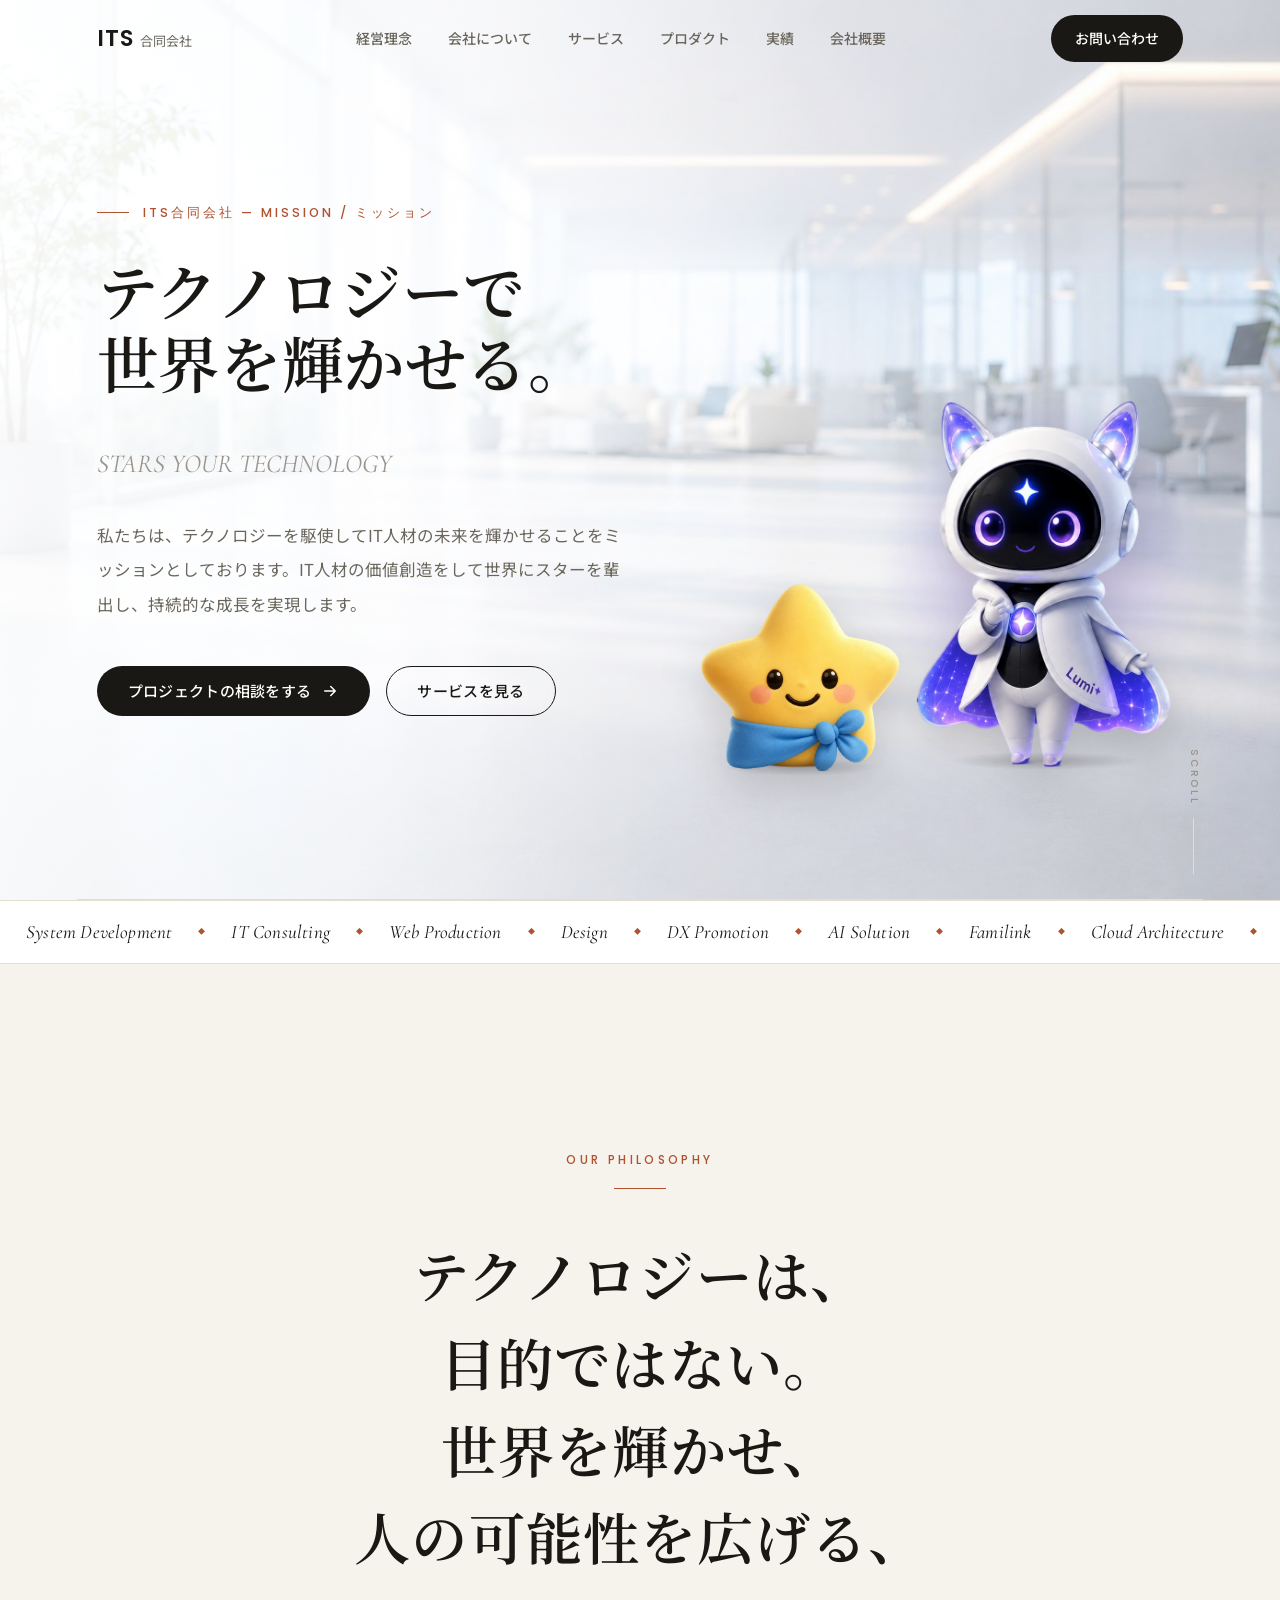
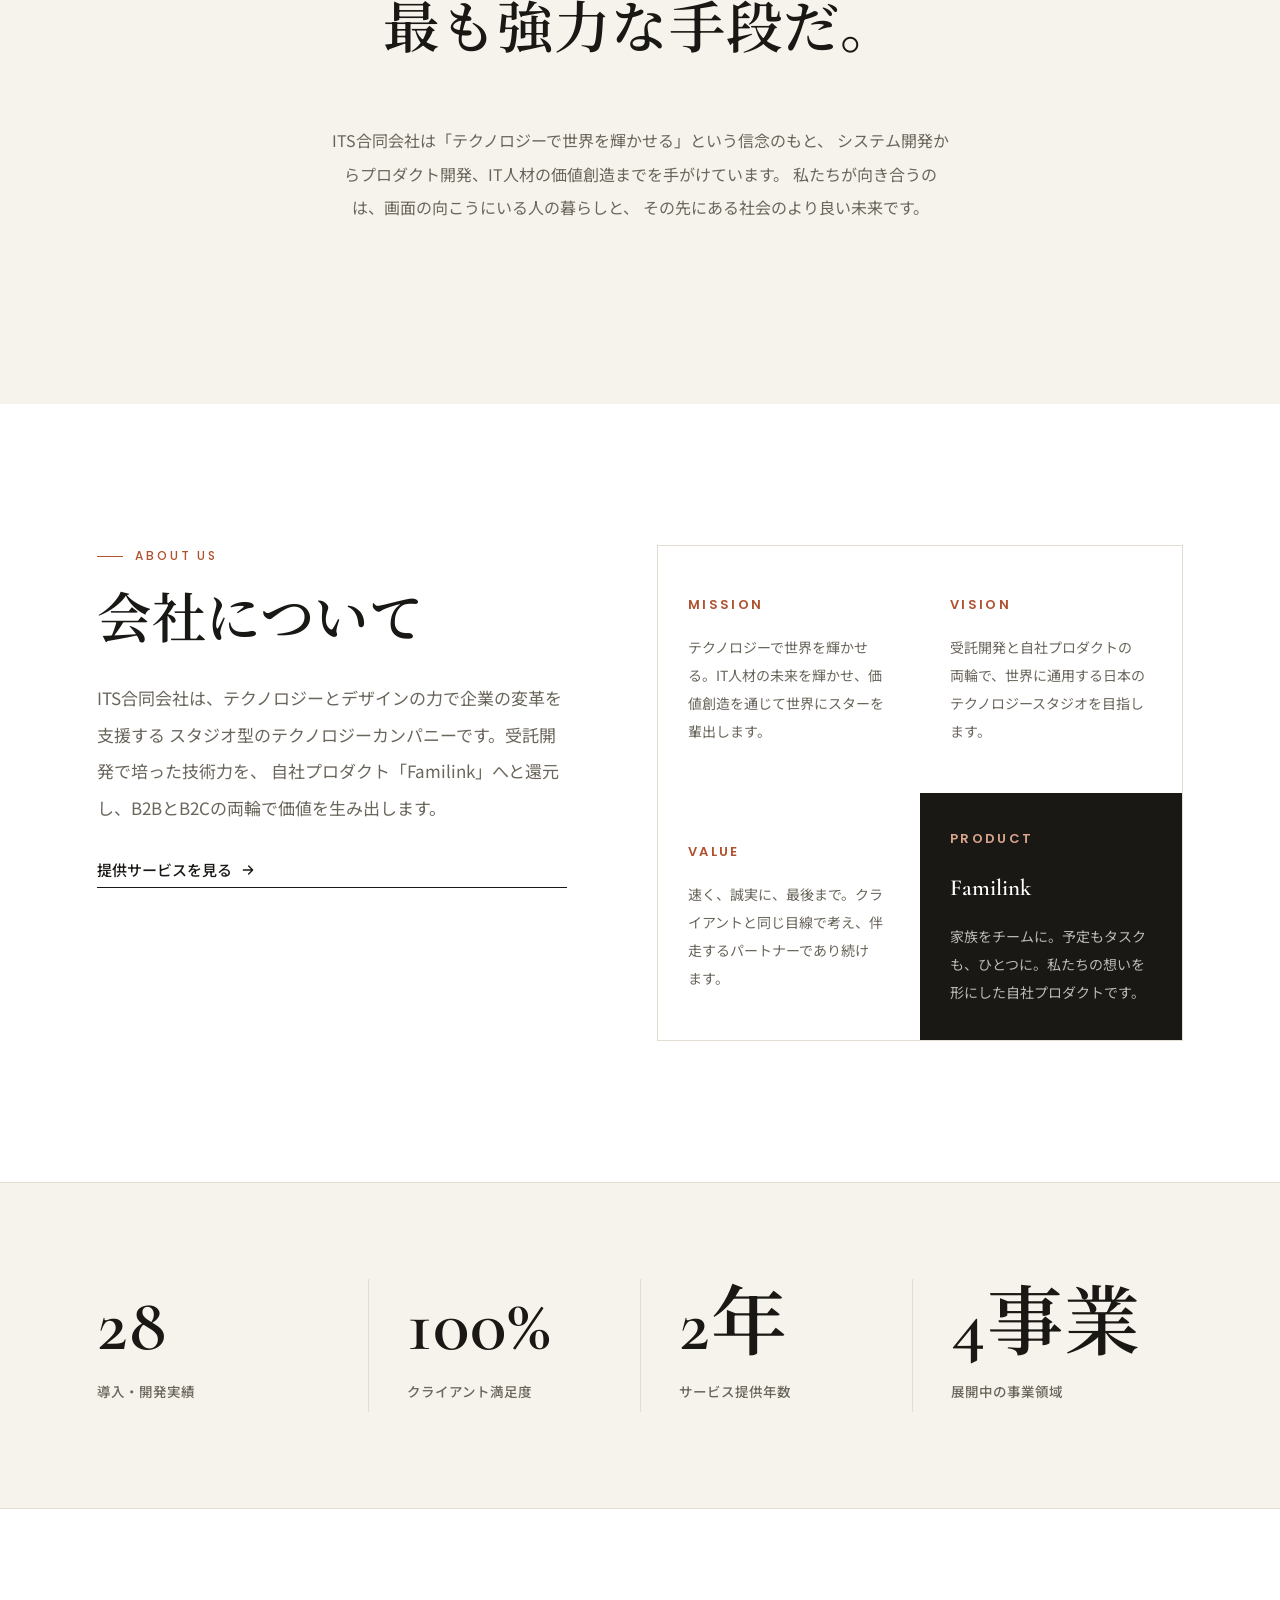
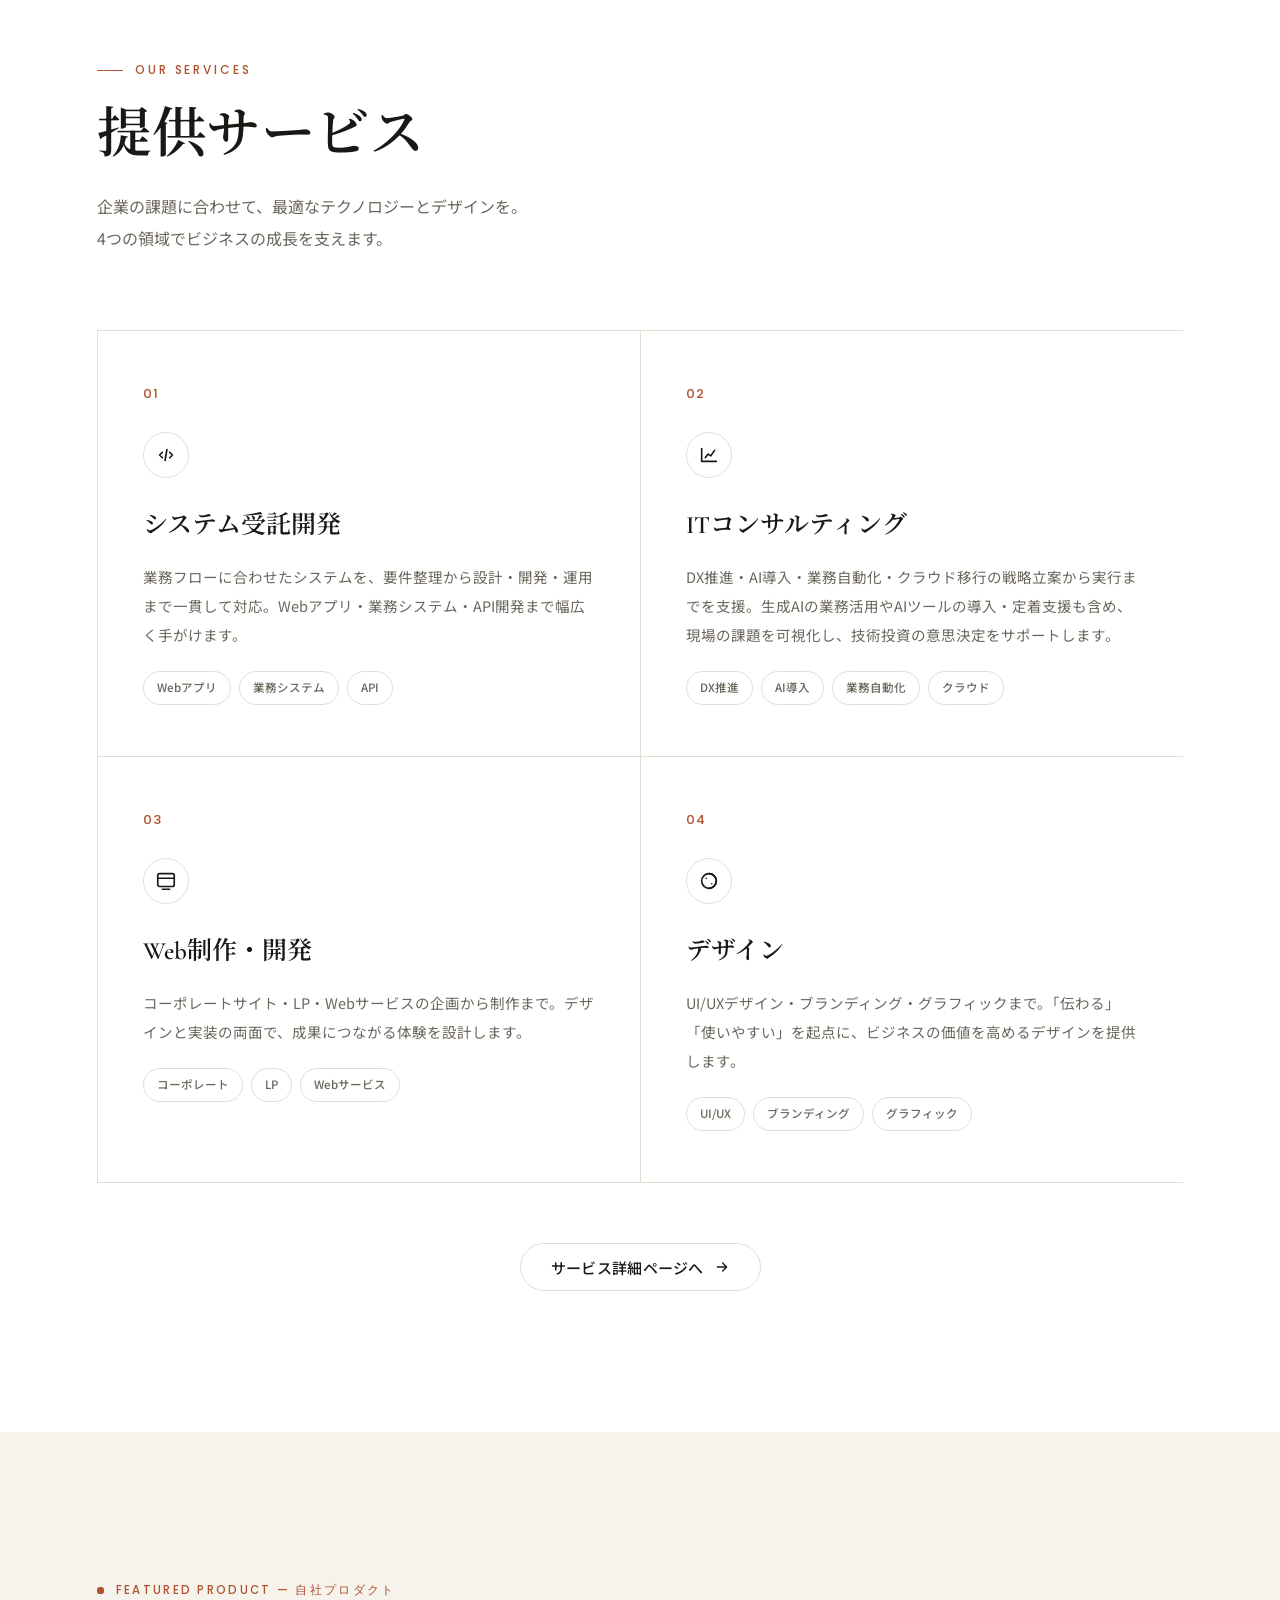
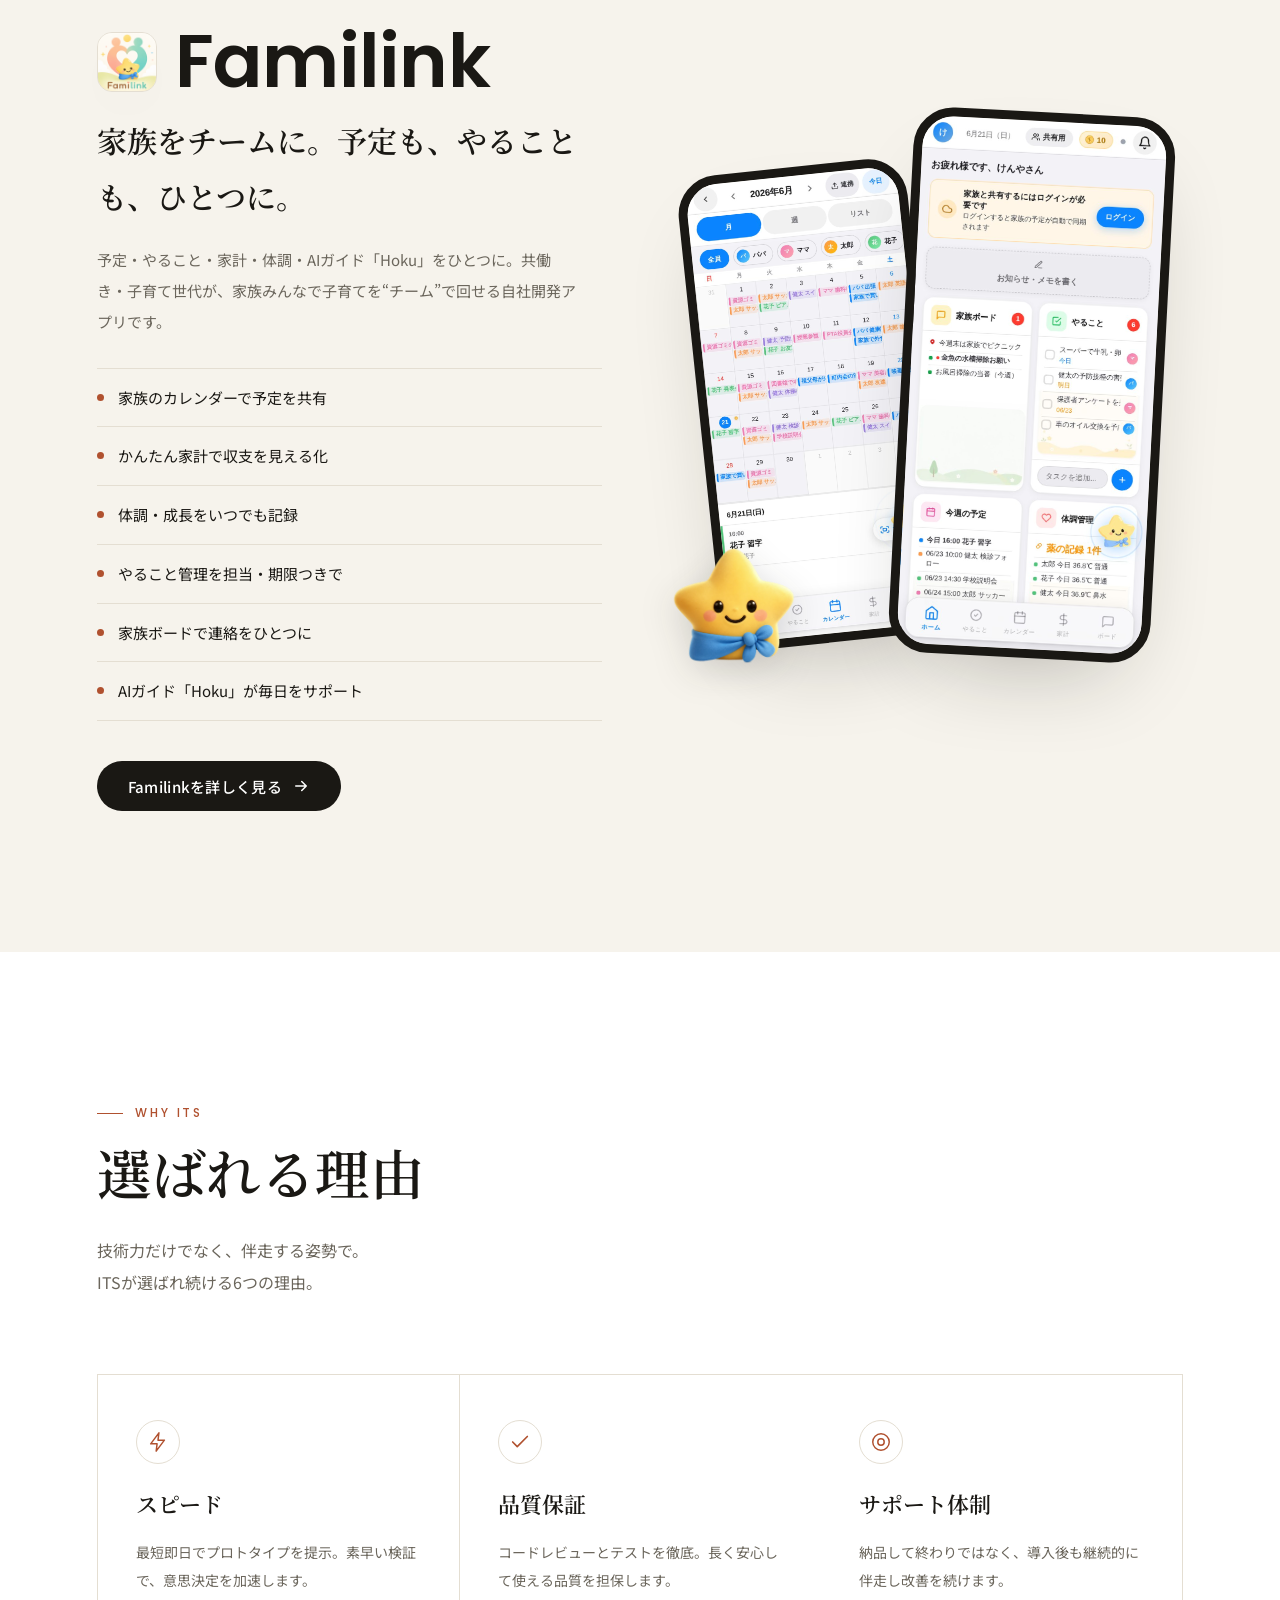
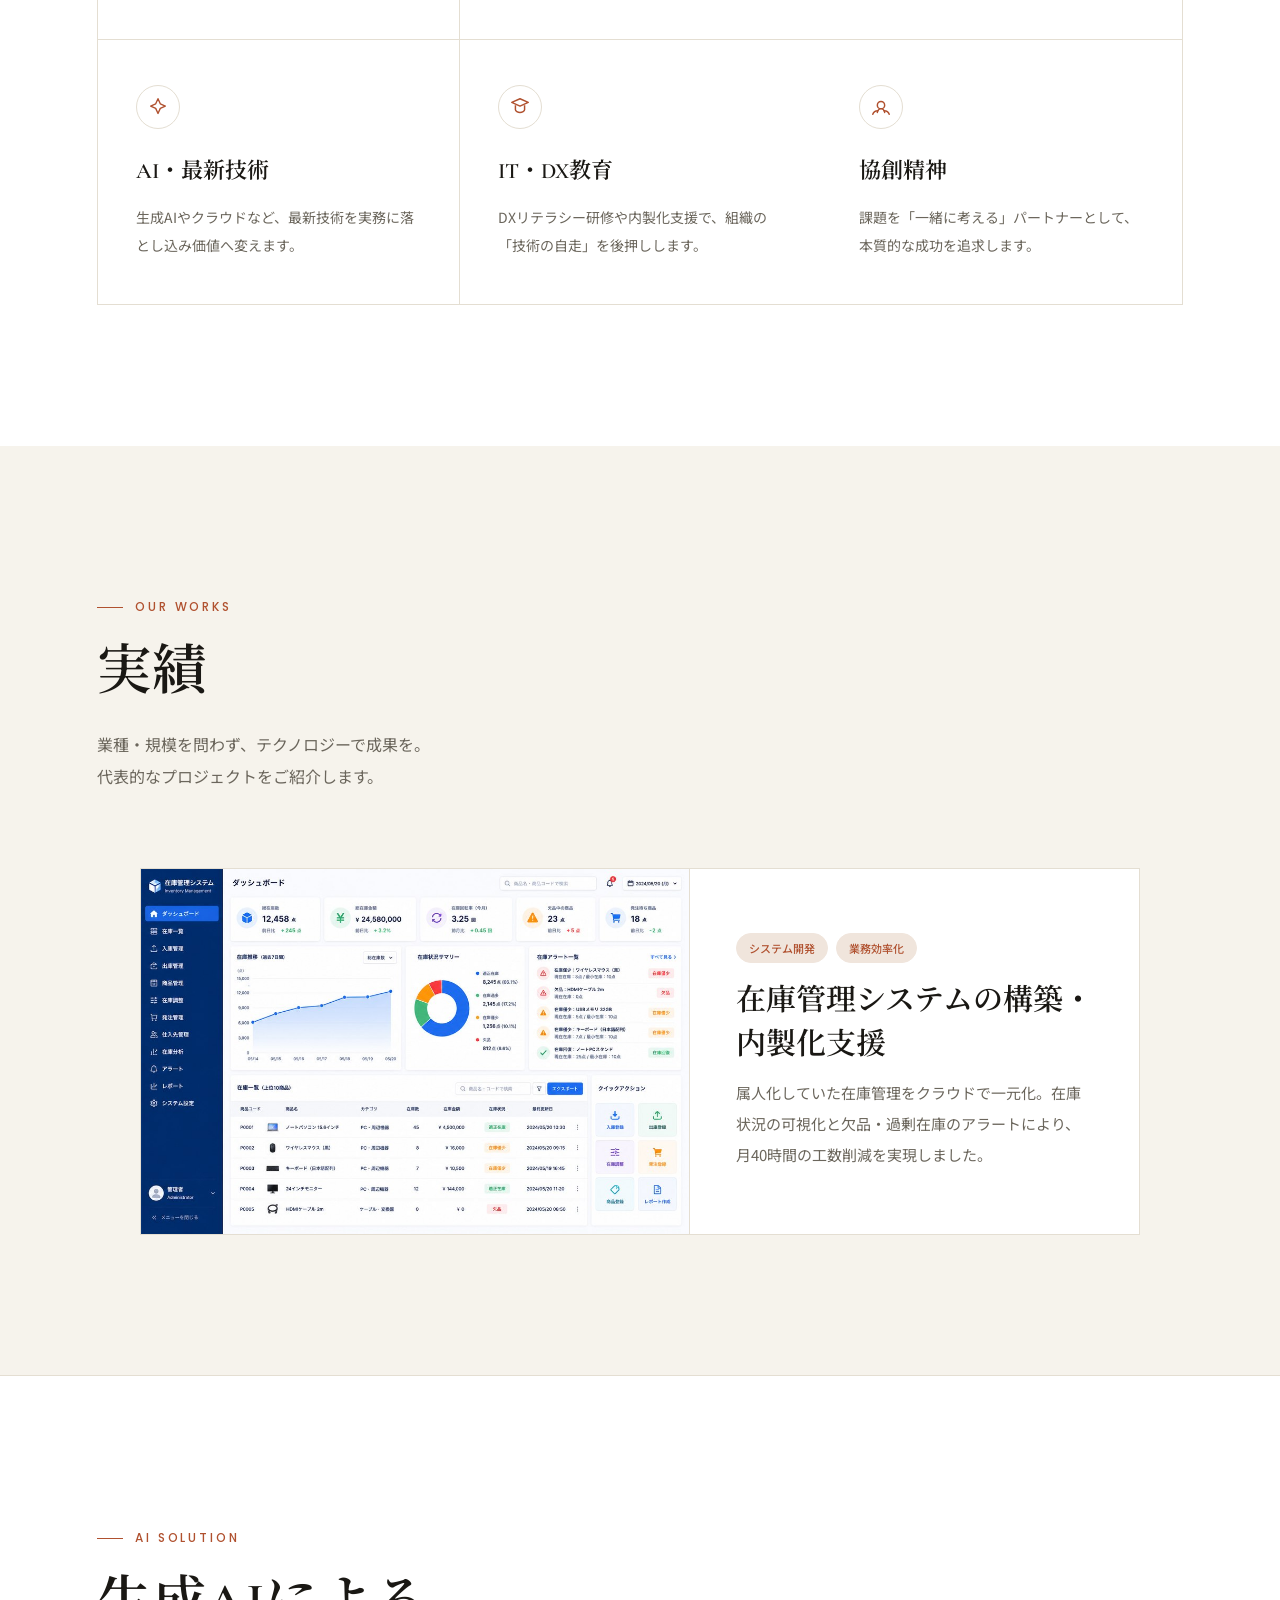
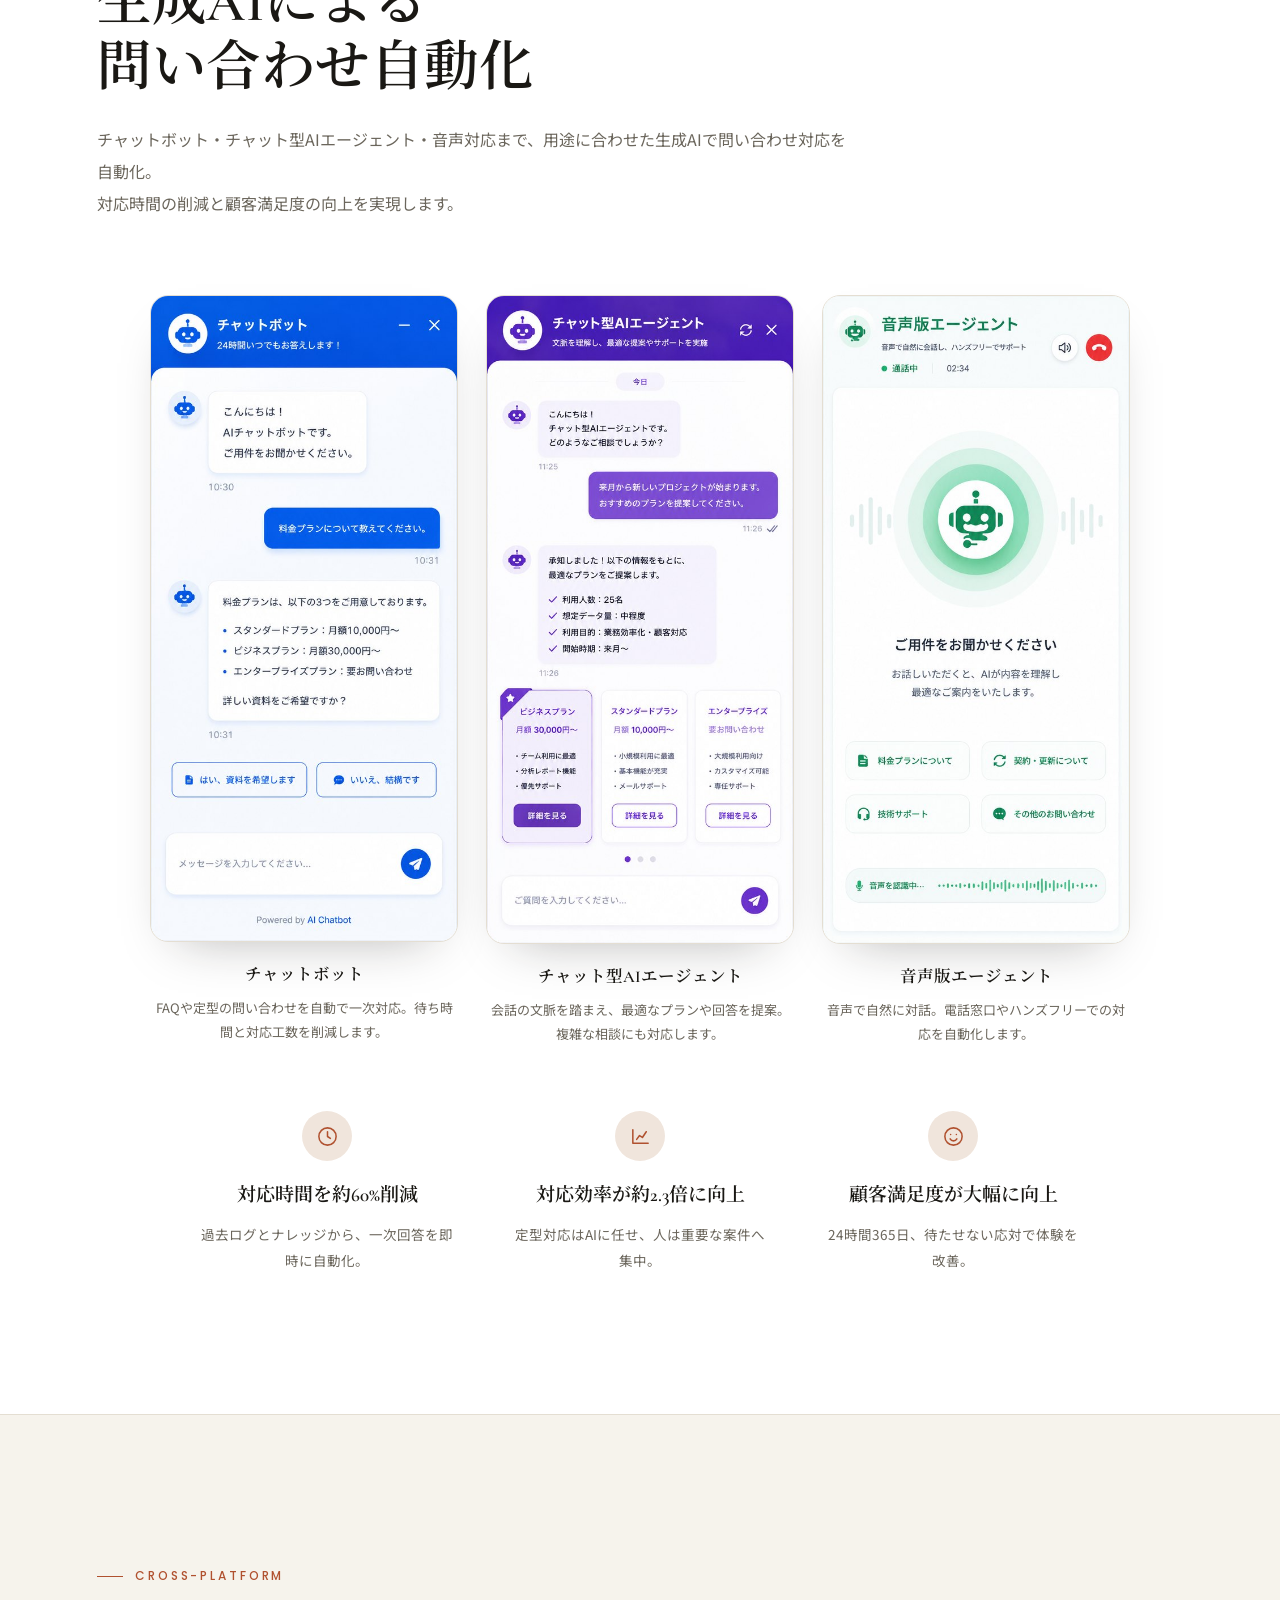
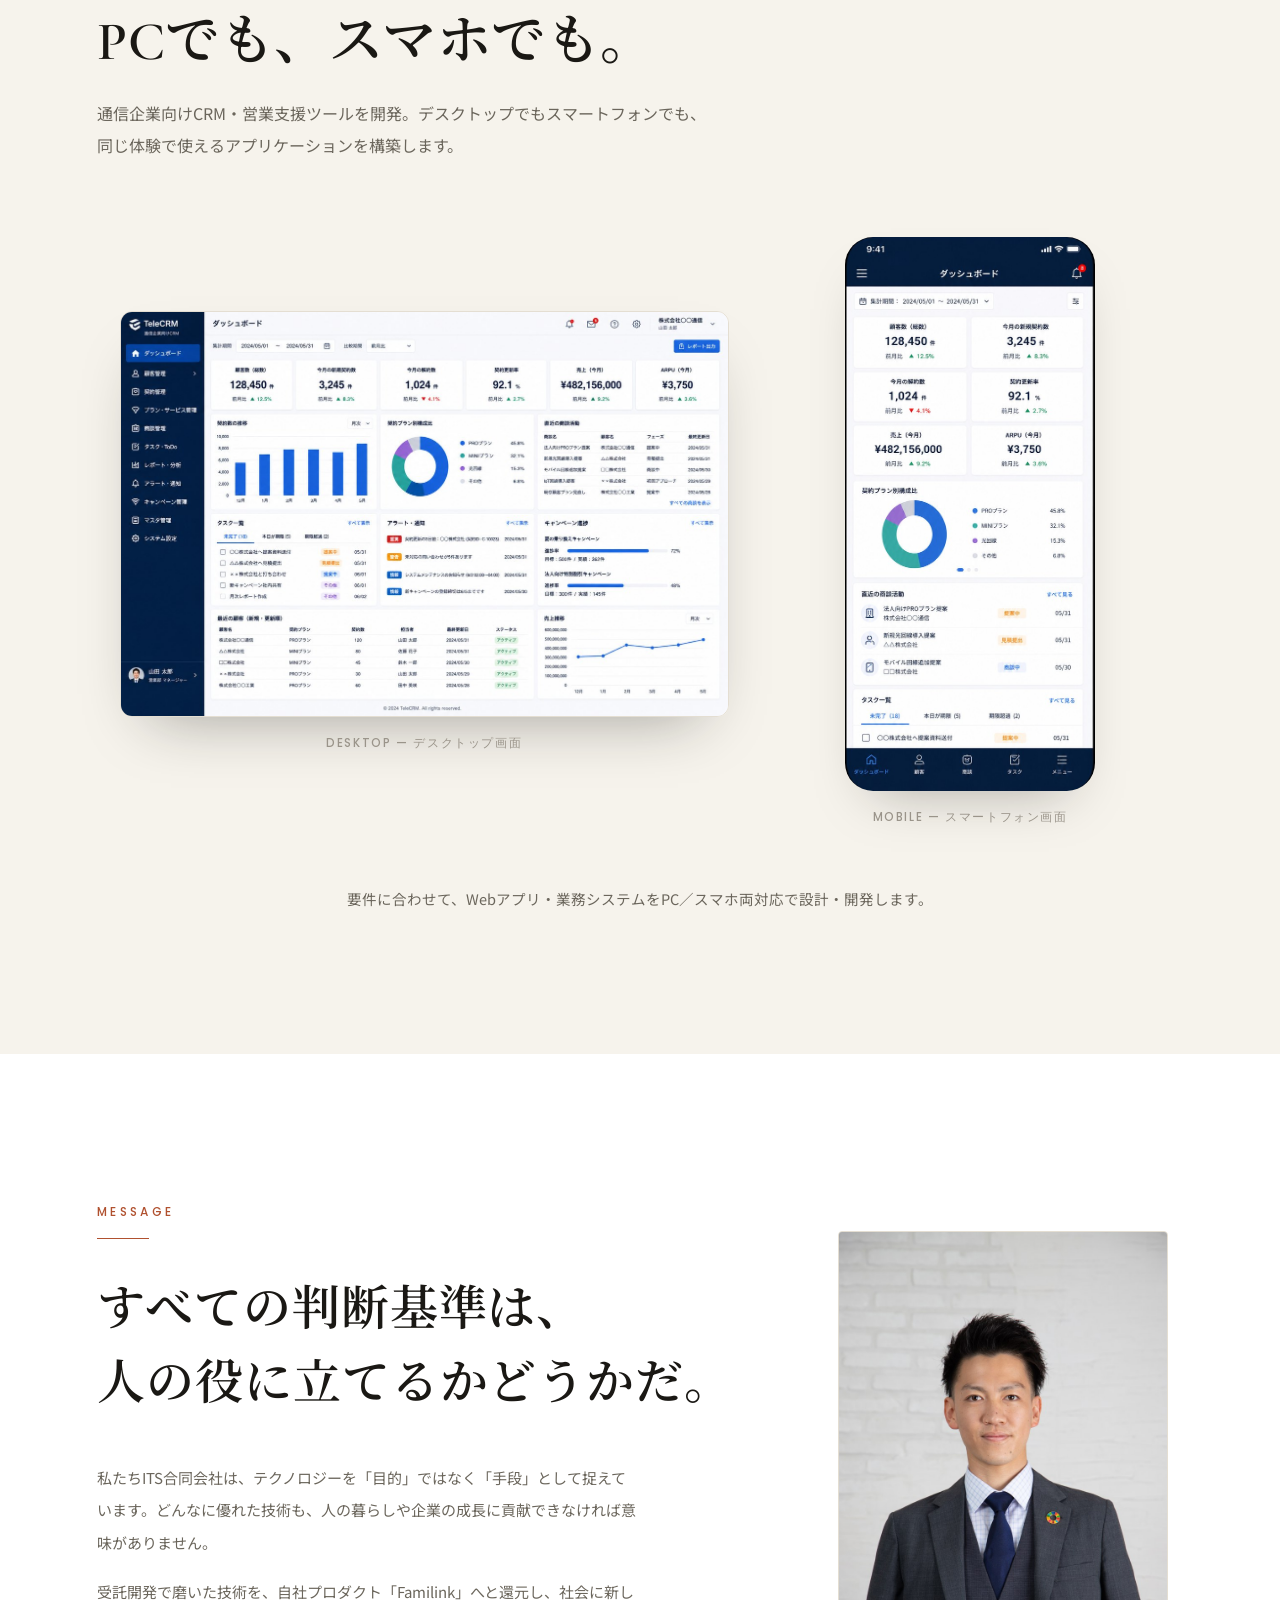
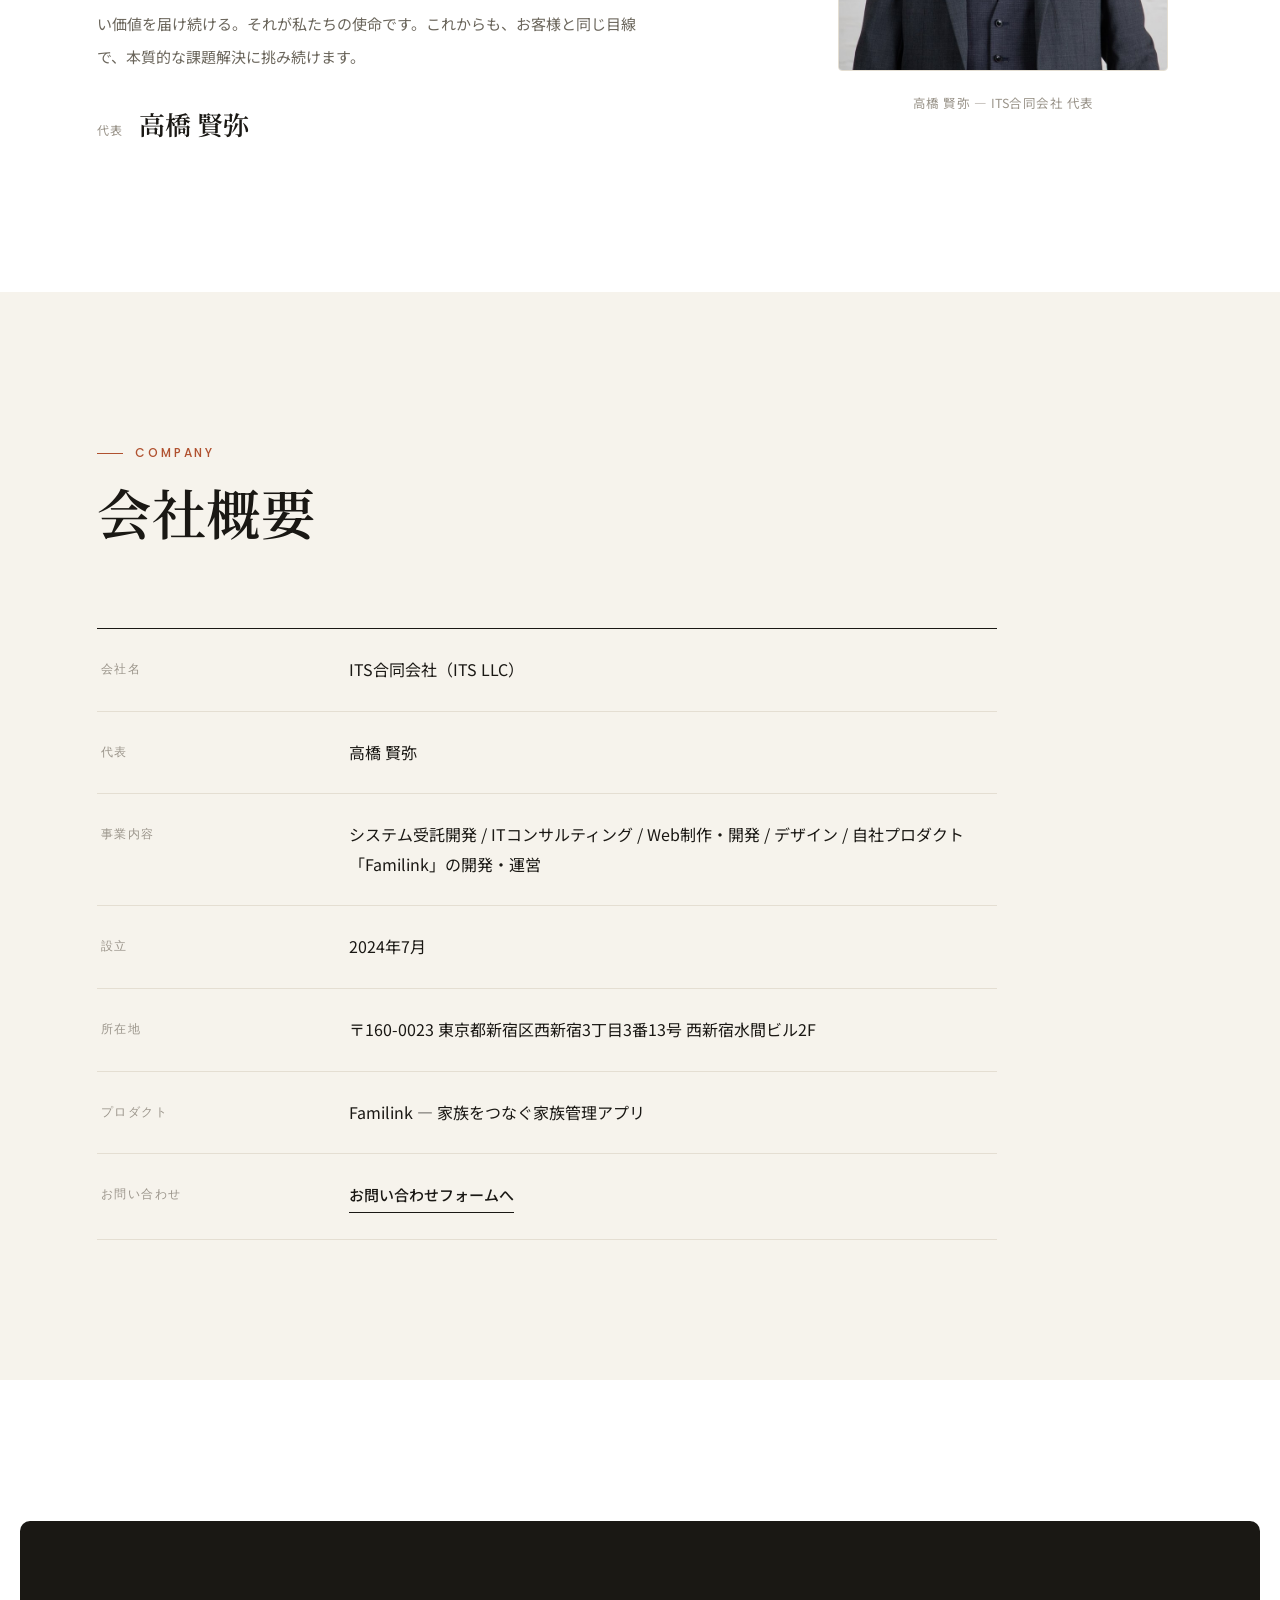
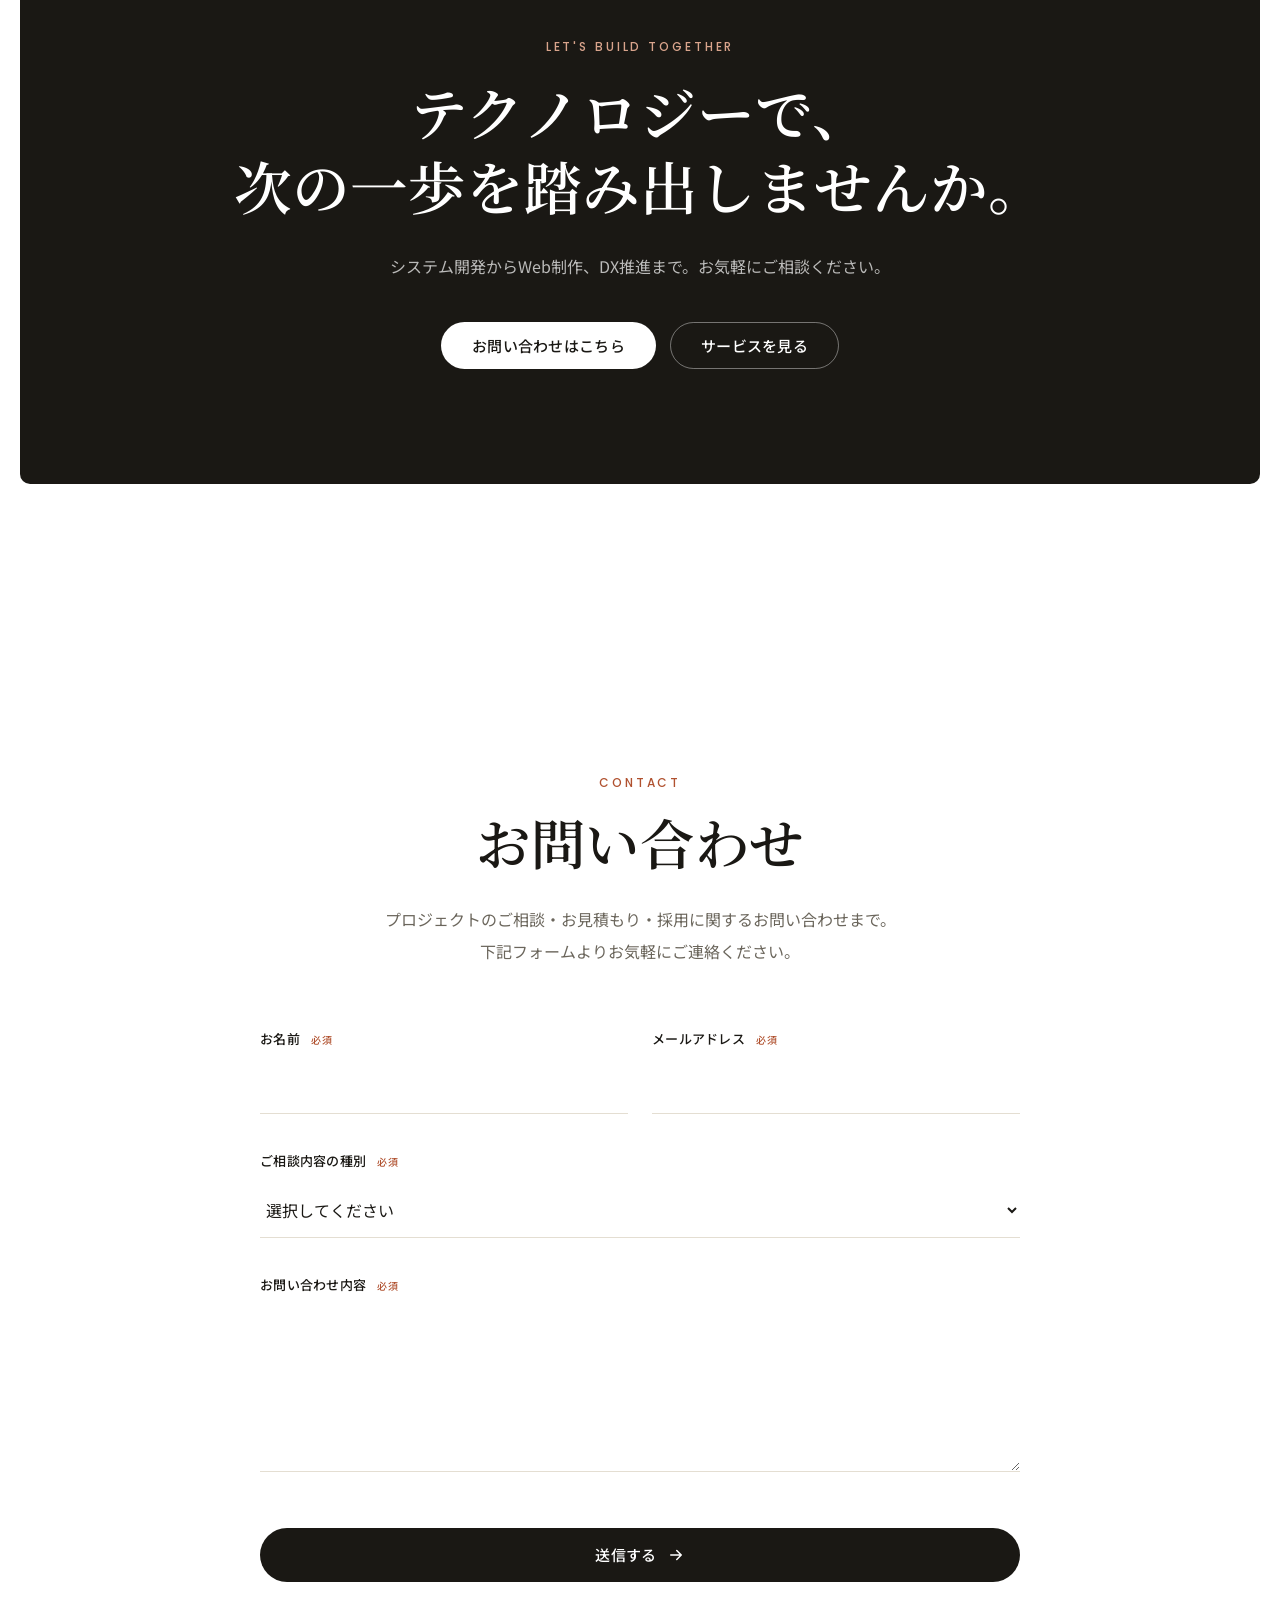
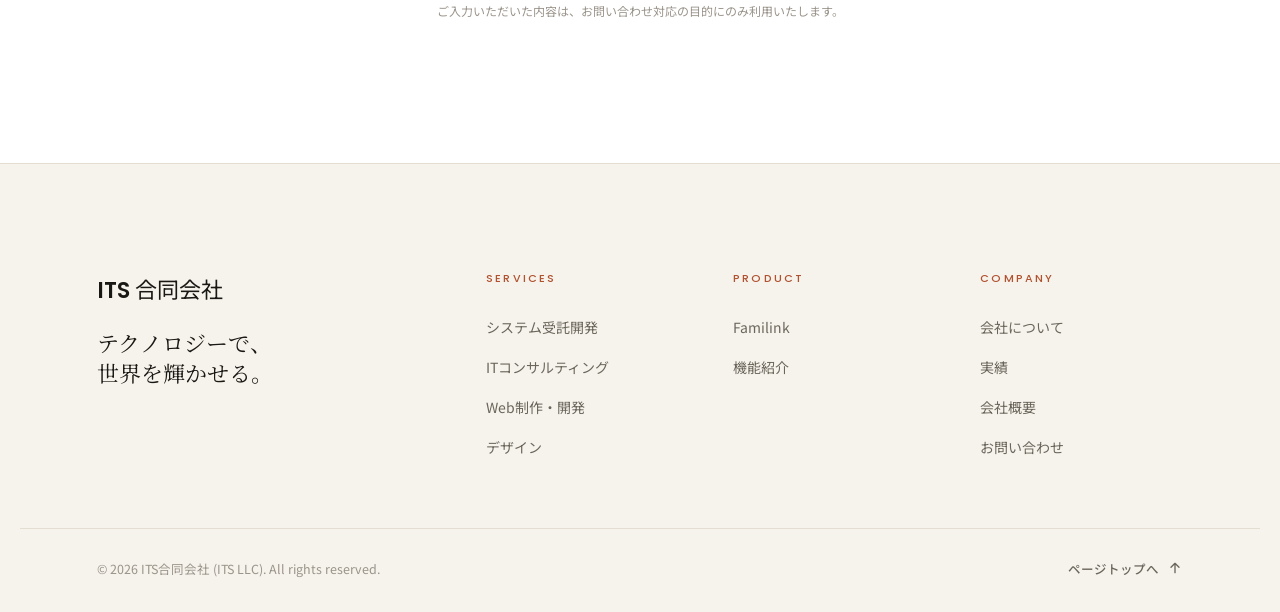
<file: index.html>
<!DOCTYPE html>
<html lang="ja">
<head>
<meta charset="UTF-8">
<meta name="viewport" content="width=device-width, initial-scale=1.0">
<title>ITS合同会社 — テクノロジーで世界を輝かせる | システム開発・ITコンサル・Web制作・Familink</title>
<meta name="description" content="ITS合同会社は、システム受託開発・ITコンサルティング・Web制作・デザインを通じて企業のDXを支援するテクノロジーカンパニーです。自社プロダクト「Familink」で家族の暮らしも豊かにします。">
<meta name="keywords" content="ITS合同会社,システム開発,ITコンサルティング,Web制作,DX,AI,Familink,高橋賢弥">
<meta name="author" content="ITS合同会社">
<link rel="canonical" href="https://ktakahashi7755-creator.github.io/-ITS-HP/">

<!-- OGP -->
<meta property="og:type" content="website">
<meta property="og:title" content="ITS合同会社 — テクノロジーで世界を輝かせる">
<meta property="og:description" content="システム開発・ITコンサル・Web制作・デザイン。そして自社プロダクトFamilink。テクノロジーで企業と人の可能性を広げます。">
<meta property="og:url" content="https://ktakahashi7755-creator.github.io/-ITS-HP/">
<meta property="og:image" content="https://ktakahashi7755-creator.github.io/-ITS-HP/images/ogp.png">
<meta property="og:image:width" content="1200">
<meta property="og:image:height" content="630">
<meta property="og:image:alt" content="ITS合同会社 — テクノロジーで世界を輝かせる">
<meta property="og:site_name" content="ITS合同会社">
<meta property="og:locale" content="ja_JP">
<meta name="twitter:card" content="summary_large_image">
<meta name="twitter:title" content="ITS合同会社 — テクノロジーで世界を輝かせる">
<meta name="twitter:description" content="システム開発・ITコンサル・Web制作・デザイン。そして自社プロダクトFamilink。">
<meta name="twitter:image" content="https://ktakahashi7755-creator.github.io/-ITS-HP/images/ogp.png">
<meta name="theme-color" content="#F6F3EC">
<link rel="icon" type="image/svg+xml" href="favicon.svg">
<link rel="apple-touch-icon" href="images/apple-touch-icon.png">

<link rel="preconnect" href="https://fonts.googleapis.com">
<link rel="preconnect" href="https://fonts.gstatic.com" crossorigin>
<link href="https://fonts.googleapis.com/css2?family=Cormorant+Garamond:ital,wght@0,300;0,400;1,300;1,400&family=Noto+Sans+JP:wght@300;400;500;700;900&family=Noto+Serif+JP:wght@300;400;600&family=Poppins:wght@300;400;500;600;700&display=swap" rel="stylesheet">

<link rel="stylesheet" href="css/style.css">
<link rel="stylesheet" href="css/sections.css">
<link rel="stylesheet" href="css/animations.css">

<script type="application/ld+json">
{
  "@context": "https://schema.org",
  "@type": "Organization",
  "name": "ITS合同会社",
  "alternateName": "ITS LLC",
  "url": "https://ktakahashi7755-creator.github.io/-ITS-HP/",
  "logo": "https://ktakahashi7755-creator.github.io/-ITS-HP/images/apple-touch-icon.png",
  "description": "システム受託開発・ITコンサルティング・Web制作・デザインを提供するテクノロジーカンパニー。自社プロダクトFamilinkを開発。",
  "founder": { "@type": "Person", "name": "高橋 賢弥" },
  "foundingDate": "2024-07",
  "email": "info@its-tokyo.com",
  "contactPoint": { "@type": "ContactPoint", "email": "info@its-tokyo.com", "contactType": "customer support", "areaServed": "JP", "availableLanguage": ["Japanese"] },
  "address": { "@type": "PostalAddress", "addressCountry": "JP", "addressRegion": "日本" },
  "sameAs": [],
  "hasOfferCatalog": {
    "@type": "OfferCatalog",
    "name": "ITS Services",
    "itemListElement": [
      { "@type": "Offer", "itemOffered": { "@type": "Service", "name": "システム受託開発" } },
      { "@type": "Offer", "itemOffered": { "@type": "Service", "name": "ITコンサルティング" } },
      { "@type": "Offer", "itemOffered": { "@type": "Service", "name": "Web制作・開発" } },
      { "@type": "Offer", "itemOffered": { "@type": "Service", "name": "デザイン" } }
    ]
  }
}
</script>
<script type="application/ld+json">
{
  "@context": "https://schema.org",
  "@type": "WebSite",
  "name": "ITS合同会社",
  "alternateName": "ITS LLC",
  "url": "https://ktakahashi7755-creator.github.io/-ITS-HP/",
  "inLanguage": "ja",
  "publisher": { "@type": "Organization", "name": "ITS合同会社" }
}
</script>
</head>
<body>

<!-- ===== PAGE LOAD CURTAIN ===== -->
<div id="page-reveal" aria-hidden="true">
  <span class="page-reveal__mark">ITS</span>
</div>

<!-- ===== SCROLL PROGRESS ===== -->
<div id="scroll-progress" aria-hidden="true"></div>

<!-- ===== NAV ===== -->
<header class="nav" id="nav">
  <div class="nav__inner container">
    <a href="#hero" class="nav__logo" aria-label="ITS合同会社 ホーム">
      <span class="nav__logo-mark">ITS</span>
      <span class="nav__logo-text">合同会社</span>
    </a>
    <nav class="nav__links" aria-label="メインナビゲーション">
      <a href="#philosophy" class="nav__link">経営理念</a>
      <a href="#about" class="nav__link">会社について</a>
      <a href="#services" class="nav__link">サービス</a>
      <a href="#familink" class="nav__link">プロダクト</a>
      <a href="#works" class="nav__link">実績</a>
      <a href="#company" class="nav__link">会社概要</a>
    </nav>
    <a href="#contact" class="nav__cta js-magnetic" data-magnetic-strength="0.25">お問い合わせ</a>
    <button class="nav__burger" id="nav-burger" aria-label="メニューを開く" aria-expanded="false" aria-controls="nav-drawer">
      <span></span><span></span><span></span>
    </button>
  </div>
</header>

<!-- ===== MOBILE DRAWER ===== -->
<div class="nav__drawer" id="nav-drawer" aria-hidden="true">
  <nav class="nav__drawer-links" aria-label="モバイルナビゲーション">
    <a href="#philosophy">経営理念</a>
    <a href="#about">会社について</a>
    <a href="#services">サービス</a>
    <a href="#familink">プロダクト</a>
    <a href="#works">実績</a>
    <a href="#company">会社概要</a>
    <a href="#contact" class="nav__drawer-cta">お問い合わせ</a>
  </nav>
</div>
<div class="nav__overlay" id="nav-overlay" aria-hidden="true"></div>

<main>

<!-- ===== 01 HERO ===== -->
<section id="hero" class="hero">
  <div class="hero__inner container">
    <div class="hero__text">
    <p class="hero__eyebrow">ITS合同会社 — MISSION / ミッション</p>
    <h1 class="hero__title js-text-reveal">
      <span class="js-text-reveal__line">テクノロジーで</span>
      <span class="js-text-reveal__line">世界を輝かせる。</span>
    </h1>
    <p class="hero__en">STARS YOUR TECHNOLOGY</p>
    <p class="hero__sub hero__sub--desktop">私たちは、テクノロジーを駆使してIT人材の未来を輝かせることをミッションとしております。IT人材の価値創造をして世界にスターを輩出し、持続的な成長を実現します。</p>
    <p class="hero__sub hero__sub--mobile">受託開発で培った技術力を、自社プロダクト「Familink」へと還元し、B2BとB2Cの両輪で価値を生み出します。</p>
    <div class="hero__actions hero__actions--desktop">
      <a href="#contact" class="btn btn--primary">
        プロジェクトの相談をする
        <svg viewBox="0 0 24 24" width="18" height="18" fill="none" aria-hidden="true"><path d="M5 12h14M13 6l6 6-6 6" stroke="currentColor" stroke-width="2" stroke-linecap="round" stroke-linejoin="round"/></svg>
      </a>
      <a href="#services" class="btn btn--ghost">サービスを見る</a>
    </div>
    <div class="hero__actions hero__actions--mobile">
      <a href="#services" class="btn btn--primary">
        提供サービスを見る
        <svg viewBox="0 0 24 24" width="18" height="18" fill="none" aria-hidden="true"><path d="M5 12h14M13 6l6 6-6 6" stroke="currentColor" stroke-width="2" stroke-linecap="round" stroke-linejoin="round"/></svg>
      </a>
    </div>
    </div><!-- /.hero__text -->
    <div class="hero__cast" aria-label="ITSのキャラクター Hoku と Lumi">
      <figure class="hero__char hero__char--hoku">
        <span class="hero__char-art"><img src="images/characters/hoku.webp" alt="やさしく照らすキャラクター Hoku（ホク）" width="560" height="527" loading="eager" decoding="async"></span>
      </figure>
      <figure class="hero__char hero__char--lumi">
        <span class="hero__char-art"><img src="images/characters/lumi.webp?v=2" alt="未来をつなぐAIパートナー Lumi（ルミ）" width="556" height="798" loading="eager" decoding="async"></span>
      </figure>
    </div>
  </div>
  <a href="#philosophy" class="scroll-indicator" aria-label="下へスクロール">
    <span class="scroll-indicator__text">SCROLL</span>
    <span class="scroll-indicator__line"></span>
  </a>
</section>

<!-- ===== 02 MARQUEE BAND ===== -->
<section class="marquee-band" aria-hidden="true">
  <div class="marquee-inner">
    <div class="marquee-track">
      <div class="marquee-group">
        <span class="marquee-item">System Development</span><span class="marquee-sep">◆</span>
        <span class="marquee-item">IT Consulting</span><span class="marquee-sep">◆</span>
        <span class="marquee-item">Web Production</span><span class="marquee-sep">◆</span>
        <span class="marquee-item">Design</span><span class="marquee-sep">◆</span>
        <span class="marquee-item">DX Promotion</span><span class="marquee-sep">◆</span>
        <span class="marquee-item">AI Solution</span><span class="marquee-sep">◆</span>
        <span class="marquee-item">Familink</span><span class="marquee-sep">◆</span>
        <span class="marquee-item">Cloud Architecture</span><span class="marquee-sep">◆</span>
        <span class="marquee-item">UI / UX Design</span><span class="marquee-sep">◆</span>
        <span class="marquee-item">Data Analytics</span><span class="marquee-sep">◆</span>
      </div>
      <div class="marquee-group" aria-hidden="true">
        <span class="marquee-item">System Development</span><span class="marquee-sep">◆</span>
        <span class="marquee-item">IT Consulting</span><span class="marquee-sep">◆</span>
        <span class="marquee-item">Web Production</span><span class="marquee-sep">◆</span>
        <span class="marquee-item">Design</span><span class="marquee-sep">◆</span>
        <span class="marquee-item">DX Promotion</span><span class="marquee-sep">◆</span>
        <span class="marquee-item">AI Solution</span><span class="marquee-sep">◆</span>
        <span class="marquee-item">Familink</span><span class="marquee-sep">◆</span>
        <span class="marquee-item">Cloud Architecture</span><span class="marquee-sep">◆</span>
        <span class="marquee-item">UI / UX Design</span><span class="marquee-sep">◆</span>
        <span class="marquee-item">Data Analytics</span><span class="marquee-sep">◆</span>
      </div>
      <div class="marquee-group" aria-hidden="true">
        <span class="marquee-item">System Development</span><span class="marquee-sep">◆</span>
        <span class="marquee-item">IT Consulting</span><span class="marquee-sep">◆</span>
        <span class="marquee-item">Web Production</span><span class="marquee-sep">◆</span>
        <span class="marquee-item">Design</span><span class="marquee-sep">◆</span>
        <span class="marquee-item">DX Promotion</span><span class="marquee-sep">◆</span>
        <span class="marquee-item">AI Solution</span><span class="marquee-sep">◆</span>
        <span class="marquee-item">Familink</span><span class="marquee-sep">◆</span>
        <span class="marquee-item">Cloud Architecture</span><span class="marquee-sep">◆</span>
        <span class="marquee-item">UI / UX Design</span><span class="marquee-sep">◆</span>
        <span class="marquee-item">Data Analytics</span><span class="marquee-sep">◆</span>
      </div>
      <div class="marquee-group" aria-hidden="true">
        <span class="marquee-item">System Development</span><span class="marquee-sep">◆</span>
        <span class="marquee-item">IT Consulting</span><span class="marquee-sep">◆</span>
        <span class="marquee-item">Web Production</span><span class="marquee-sep">◆</span>
        <span class="marquee-item">Design</span><span class="marquee-sep">◆</span>
        <span class="marquee-item">DX Promotion</span><span class="marquee-sep">◆</span>
        <span class="marquee-item">AI Solution</span><span class="marquee-sep">◆</span>
        <span class="marquee-item">Familink</span><span class="marquee-sep">◆</span>
        <span class="marquee-item">Cloud Architecture</span><span class="marquee-sep">◆</span>
        <span class="marquee-item">UI / UX Design</span><span class="marquee-sep">◆</span>
        <span class="marquee-item">Data Analytics</span><span class="marquee-sep">◆</span>
      </div>
    </div>
  </div>
</section>

<!-- ===== 03 PHILOSOPHY ===== -->
<section id="philosophy" class="philosophy">
  <div class="philosophy__inner container">
    <p class="philosophy__eyebrow js-line-reveal">Our Philosophy</p>
    <blockquote class="philosophy__text js-text-reveal">
      <span class="js-text-reveal__line">テクノロジーは、目的ではない。</span>
      <span class="js-text-reveal__line">世界を輝かせ、人の可能性を広げる、</span>
      <span class="js-text-reveal__line">最も強力な手段だ。</span>
    </blockquote>
    <p class="philosophy__sub js-fade">
      ITS合同会社は「テクノロジーで世界を輝かせる」という信念のもと、
      システム開発からプロダクト開発、IT人材の価値創造までを手がけています。
      私たちが向き合うのは、画面の向こうにいる人の暮らしと、
      その先にある社会のより良い未来です。
    </p>
  </div>
</section>

<!-- ===== 04 ABOUT ===== -->
<section id="about" class="about">
  <div class="about__inner container">
    <div class="about__head">
      <p class="section-eyebrow js-fade">About Us</p>
      <h2 class="section-title js-fade">会社について</h2>
      <p class="about__lead js-fade">
        ITS合同会社は、テクノロジーとデザインの力で企業の変革を支援する
        スタジオ型のテクノロジーカンパニーです。受託開発で培った技術力を、
        自社プロダクト「Familink」へと還元し、B2BとB2Cの両輪で価値を生み出します。
      </p>
      <a href="#services" class="text-link js-fade">提供サービスを見る
        <svg viewBox="0 0 24 24" width="16" height="16" fill="none" aria-hidden="true"><path d="M5 12h14M13 6l6 6-6 6" stroke="currentColor" stroke-width="2" stroke-linecap="round" stroke-linejoin="round"/></svg>
      </a>
      <div class="about__media js-fade"><img class="about__img" src="https://images.unsplash.com/photo-1522071820081-009f0129c71c?auto=format&fit=crop&w=1100&q=70" alt="ITS合同会社のチームが協働する様子" loading="lazy" decoding="async" onerror="this.closest('.about__media').remove()"></div>
    </div>
    <div class="about__cards js-stagger">
      <article class="mvv-card js-stagger-item">
        <span class="mvv-card__label">Mission</span>
        <p class="mvv-card__text">テクノロジーで世界を輝かせる。IT人材の未来を輝かせ、価値創造を通じて世界にスターを輩出します。</p>
      </article>
      <article class="mvv-card js-stagger-item">
        <span class="mvv-card__label">Vision</span>
        <p class="mvv-card__text">受託開発と自社プロダクトの両輪で、世界に通用する日本のテクノロジースタジオを目指します。</p>
      </article>
      <article class="mvv-card js-stagger-item">
        <span class="mvv-card__label">Value</span>
        <p class="mvv-card__text">速く、誠実に、最後まで。クライアントと同じ目線で考え、伴走するパートナーであり続けます。</p>
      </article>
      <article class="mvv-card mvv-card--accent js-stagger-item">
        <span class="mvv-card__label">Product</span>
        <h3 class="mvv-card__title">Familink</h3>
        <p class="mvv-card__text">家族をチームに。予定もタスクも、ひとつに。私たちの想いを形にした自社プロダクトです。</p>
      </article>
    </div>
  </div>
</section>

<!-- ===== 05 STATS ===== -->
<section class="stats">
  <div class="stats__inner container">
    <div class="stat-grid">
      <div class="stat-card js-fade">
        <div class="stat-card__val"><span class="js-counter" data-target="28" data-suffix="">0</span></div>
        <div class="stat-card__label">導入・開発実績</div>
      </div>
      <div class="stat-card js-fade">
        <div class="stat-card__val"><span class="js-counter" data-target="100" data-suffix="%">0</span></div>
        <div class="stat-card__label">クライアント満足度</div>
      </div>
      <div class="stat-card js-fade">
        <div class="stat-card__val"><span class="js-counter" data-target="2" data-suffix="年">0</span></div>
        <div class="stat-card__label">サービス提供年数</div>
      </div>
      <div class="stat-card js-fade">
        <div class="stat-card__val"><span class="js-counter" data-target="4" data-suffix="事業">0</span></div>
        <div class="stat-card__label">展開中の事業領域</div>
      </div>
    </div>
  </div>
</section>

<!-- ===== 06 SERVICES ===== -->
<section id="services" class="services">
  <div class="services__inner container">
    <div class="section-head">
      <p class="section-eyebrow js-fade">Our Services</p>
      <h2 class="section-title js-fade">提供サービス</h2>
      <p class="section-desc js-fade">企業の課題に合わせて、最適なテクノロジーとデザインを。<br>4つの領域でビジネスの成長を支えます。</p>
    </div>
    <div class="svc-grid js-stagger">
      <article class="svc-card js-stagger-item js-tilt">
        <div class="svc-card__num">01</div>
        <div class="svc-card__icon" aria-hidden="true">
          <svg viewBox="0 0 24 24" fill="none"><path d="M8 9l-3 3 3 3M16 9l3 3-3 3M13 6l-2 12" stroke="currentColor" stroke-width="1.8" stroke-linecap="round" stroke-linejoin="round"/></svg>
        </div>
        <h3 class="svc-card__title">システム受託開発</h3>
        <p class="svc-card__text">業務フローに合わせたシステムを、要件整理から設計・開発・運用まで一貫して対応。Webアプリ・業務システム・API開発まで幅広く手がけます。</p>
        <ul class="svc-card__tags"><li>Webアプリ</li><li>業務システム</li><li>API</li></ul>
      </article>
      <article class="svc-card js-stagger-item js-tilt">
        <div class="svc-card__num">02</div>
        <div class="svc-card__icon" aria-hidden="true">
          <svg viewBox="0 0 24 24" fill="none"><path d="M4 19V5M4 19h16M8 15l3-4 3 2 4-6" stroke="currentColor" stroke-width="1.8" stroke-linecap="round" stroke-linejoin="round"/></svg>
        </div>
        <h3 class="svc-card__title">ITコンサルティング</h3>
        <p class="svc-card__text">DX推進・AI導入・業務自動化・クラウド移行の戦略立案から実行までを支援。生成AIの業務活用やAIツールの導入・定着支援も含め、現場の課題を可視化し、技術投資の意思決定をサポートします。</p>
        <ul class="svc-card__tags"><li>DX推進</li><li>AI導入</li><li>業務自動化</li><li>クラウド</li></ul>
      </article>
      <article class="svc-card js-stagger-item js-tilt">
        <div class="svc-card__num">03</div>
        <div class="svc-card__icon" aria-hidden="true">
          <svg viewBox="0 0 24 24" fill="none"><rect x="3" y="4" width="18" height="14" rx="2" stroke="currentColor" stroke-width="1.8"/><path d="M3 9h18M8 21h8" stroke="currentColor" stroke-width="1.8" stroke-linecap="round"/></svg>
        </div>
        <h3 class="svc-card__title">Web制作・開発</h3>
        <p class="svc-card__text">コーポレートサイト・LP・Webサービスの企画から制作まで。デザインと実装の両面で、成果につながる体験を設計します。</p>
        <ul class="svc-card__tags"><li>コーポレート</li><li>LP</li><li>Webサービス</li></ul>
      </article>
      <article class="svc-card js-stagger-item js-tilt">
        <div class="svc-card__num">04</div>
        <div class="svc-card__icon" aria-hidden="true">
          <svg viewBox="0 0 24 24" fill="none"><circle cx="12" cy="12" r="8" stroke="currentColor" stroke-width="1.8"/><path d="M12 4a8 8 0 010 16M9 9h.01M15 15h.01" stroke="currentColor" stroke-width="1.8" stroke-linecap="round"/></svg>
        </div>
        <h3 class="svc-card__title">デザイン</h3>
        <p class="svc-card__text">UI/UXデザイン・ブランディング・グラフィックまで。「伝わる」「使いやすい」を起点に、ビジネスの価値を高めるデザインを提供します。</p>
        <ul class="svc-card__tags"><li>UI/UX</li><li>ブランディング</li><li>グラフィック</li></ul>
      </article>
    </div>
    <div class="services__more js-fade">
      <a href="services.html" class="btn btn--outline">サービス詳細ページへ
        <svg viewBox="0 0 24 24" width="16" height="16" fill="none" aria-hidden="true"><path d="M5 12h14M13 6l6 6-6 6" stroke="currentColor" stroke-width="2" stroke-linecap="round" stroke-linejoin="round"/></svg>
      </a>
    </div>
  </div>
</section>

<!-- ===== 07 FAMILINK SHOWCASE ===== -->
<section id="familink" class="fl-showcase">
  <div class="fl-showcase__inner container">
    <div class="fl-showcase__content">
      <p class="fl-showcase__eyebrow"><span class="pulse-dot" aria-hidden="true"></span>Featured Product — 自社プロダクト</p>
      <div class="fl-showcase__brand">
        <img class="fl-showcase__appicon" src="images/familink/app-icon.png" alt="Familink アプリアイコン" width="60" height="60" loading="lazy" decoding="async" data-fallback="https://ktakahashi7755-creator.github.io/Familink/press/app-icon-256.png">
        <h2 class="fl-showcase__name">Familink</h2>
      </div>
      <p class="fl-showcase__tag">家族をチームに。予定も、やることも、ひとつに。</p>
      <p class="fl-showcase__desc">予定・やること・家計・体調・AIガイド「Hoku」をひとつに。共働き・子育て世代が、家族みんなで子育てを“チーム”で回せる自社開発アプリです。</p>
      <ul class="fl-showcase__features js-stagger">
        <li class="js-stagger-item">家族のカレンダーで予定を共有</li>
        <li class="js-stagger-item">かんたん家計で収支を見える化</li>
        <li class="js-stagger-item">体調・成長をいつでも記録</li>
        <li class="js-stagger-item">やること管理を担当・期限つきで</li>
        <li class="js-stagger-item">家族ボードで連絡をひとつに</li>
        <li class="js-stagger-item">AIガイド「Hoku」が毎日をサポート</li>
      </ul>
      <div class="fl-showcase__actions">
        <a href="familink.html" class="btn btn--primary">Familinkを詳しく見る
          <svg viewBox="0 0 24 24" width="18" height="18" fill="none" aria-hidden="true"><path d="M5 12h14M13 6l6 6-6 6" stroke="currentColor" stroke-width="2" stroke-linecap="round" stroke-linejoin="round"/></svg>
        </a>
      </div>
    </div>
    <div class="fl-showcase__mockups">
      <div class="fl-shots">
        <img class="fl-shot fl-shot--back" src="images/familink/calendar.jpg" alt="Familink カレンダー画面" loading="lazy" decoding="async" data-fallback="https://ktakahashi7755-creator.github.io/Familink/press/screens/calendar.png">
        <img class="fl-shot fl-shot--front" src="images/familink/home.jpg" alt="Familink ホーム画面" loading="lazy" decoding="async" data-fallback="https://ktakahashi7755-creator.github.io/Familink/press/screens/home.png">
        <img class="fl-hoku" src="images/familink/hoku/main.webp" alt="AIガイド Hoku" loading="lazy" decoding="async">
      </div>
    </div>
  </div>
</section>

<!-- ===== 08 STRENGTHS ===== -->
<section id="strengths" class="strengths">
  <div class="strengths__inner container">
    <div class="section-head">
      <p class="section-eyebrow js-fade">Why ITS</p>
      <h2 class="section-title js-fade">選ばれる理由</h2>
      <p class="section-desc js-fade">技術力だけでなく、伴走する姿勢で。<br>ITSが選ばれ続ける6つの理由。</p>
    </div>
    <div class="strengths-grid js-stagger">
      <article class="strength-item js-stagger-item">
        <div class="strength-item__icon" aria-hidden="true"><svg viewBox="0 0 24 24" fill="none"><path d="M13 2L4 14h7l-1 8 9-12h-7l1-8z" stroke="currentColor" stroke-width="1.6" stroke-linejoin="round"/></svg></div>
        <h3 class="strength-item__title">スピード</h3>
        <p class="strength-item__text">最短即日でプロトタイプを提示。素早い検証で、意思決定を加速します。</p>
      </article>
      <article class="strength-item js-stagger-item">
        <div class="strength-item__icon" aria-hidden="true"><svg viewBox="0 0 24 24" fill="none"><path d="M20 6L9 17l-5-5" stroke="currentColor" stroke-width="1.8" stroke-linecap="round" stroke-linejoin="round"/></svg></div>
        <h3 class="strength-item__title">品質保証</h3>
        <p class="strength-item__text">コードレビューとテストを徹底。長く安心して使える品質を担保します。</p>
      </article>
      <article class="strength-item js-stagger-item">
        <div class="strength-item__icon" aria-hidden="true"><svg viewBox="0 0 24 24" fill="none"><circle cx="12" cy="12" r="9" stroke="currentColor" stroke-width="1.6"/><circle cx="12" cy="12" r="3.5" stroke="currentColor" stroke-width="1.6"/></svg></div>
        <h3 class="strength-item__title">サポート体制</h3>
        <p class="strength-item__text">納品して終わりではなく、導入後も継続的に伴走し改善を続けます。</p>
      </article>
      <article class="strength-item js-stagger-item">
        <div class="strength-item__icon" aria-hidden="true"><svg viewBox="0 0 24 24" fill="none"><path d="M12 3l2.5 5.5L20 11l-5.5 2.5L12 19l-2.5-5.5L4 11l5.5-2.5L12 3z" stroke="currentColor" stroke-width="1.5" stroke-linejoin="round"/></svg></div>
        <h3 class="strength-item__title">AI・最新技術</h3>
        <p class="strength-item__text">生成AIやクラウドなど、最新技術を実務に落とし込み価値へ変えます。</p>
      </article>
      <article class="strength-item js-stagger-item">
        <div class="strength-item__icon" aria-hidden="true"><svg viewBox="0 0 24 24" fill="none"><path d="M3 7l9-4 9 4-9 4-9-4zM7 10v5c0 1.5 2.5 3 5 3s5-1.5 5-3v-5" stroke="currentColor" stroke-width="1.6" stroke-linejoin="round"/></svg></div>
        <h3 class="strength-item__title">IT・DX教育</h3>
        <p class="strength-item__text">DXリテラシー研修や内製化支援で、組織の「技術の自走」を後押しします。</p>
      </article>
      <article class="strength-item js-stagger-item">
        <div class="strength-item__icon" aria-hidden="true"><svg viewBox="0 0 24 24" fill="none"><path d="M16 18a4 4 0 00-8 0M12 14a4 4 0 100-8 4 4 0 000 8z" stroke="currentColor" stroke-width="1.6" stroke-linecap="round" stroke-linejoin="round"/><path d="M3 20a6 6 0 016-4M21 20a6 6 0 00-6-4" stroke="currentColor" stroke-width="1.6" stroke-linecap="round"/></svg></div>
        <h3 class="strength-item__title">協創精神</h3>
        <p class="strength-item__text">課題を「一緒に考える」パートナーとして、本質的な成功を追求します。</p>
      </article>
    </div>
  </div>
</section>

<!-- ===== 09 WORKS ===== -->
<section id="works" class="works">
  <div class="works__inner container">
    <div class="section-head">
      <p class="section-eyebrow js-fade">Our Works</p>
      <h2 class="section-title js-fade">実績</h2>
      <p class="section-desc js-fade">業種・規模を問わず、テクノロジーで成果を。<br>代表的なプロジェクトをご紹介します。</p>
    </div>
    <div class="works-grid works-grid--single js-stagger">
      <article class="work-card work-card--wide js-stagger-item">
        <div class="work-card__thumb work-card__thumb--1 work-card__thumb--frame"><img class="work-card__img" src="images/work-inventory.jpg?v=2" alt="在庫管理システムのダッシュボード画面" loading="lazy" decoding="async" onerror="this.closest('.work-card__thumb').classList.add('is-fallback');this.remove();"><span class="work-card__index">01</span><span class="work-card__icon" aria-hidden="true"><svg viewBox="0 0 24 24" fill="none"><path d="M3 7l9-4 9 4-9 4-9-4zM3 7v10l9 4 9-4V7M12 11v10" stroke="currentColor" stroke-width="1.4" stroke-linejoin="round"/></svg></span></div>
        <div class="work-card__body">
          <ul class="work-card__tags"><li>システム開発</li><li>業務効率化</li></ul>
          <h3 class="work-card__title">在庫管理システムの構築・内製化支援</h3>
          <p class="work-card__text">属人化していた在庫管理をクラウドで一元化。在庫状況の可視化と欠品・過剰在庫のアラートにより、月40時間の工数削減を実現しました。</p>
        </div>
      </article>
    </div>
  </div>
</section>

<!-- ===== 09b AI AUTOMATION FEATURE ===== -->
<section id="ai-automation" class="ai-auto">
  <div class="container">
    <div class="section-head">
      <p class="section-eyebrow js-fade">AI Solution</p>
      <h2 class="section-title js-fade">生成AIによる<br>問い合わせ自動化</h2>
      <p class="section-desc js-fade">チャットボット・チャット型AIエージェント・音声対応まで、用途に合わせた生成AIで問い合わせ対応を自動化。<br>対応時間の削減と顧客満足度の向上を実現します。</p>
    </div>
    <div class="ai-auto__screens js-stagger">
      <figure class="ai-auto__screen js-stagger-item">
        <img src="images/ai/chatbot.jpg?v=2" alt="チャットボットの会話画面" loading="lazy" decoding="async">
        <figcaption class="ai-auto__cap"><strong>チャットボット</strong>FAQや定型の問い合わせを自動で一次対応。待ち時間と対応工数を削減します。</figcaption>
      </figure>
      <figure class="ai-auto__screen js-stagger-item">
        <img src="images/ai/agent.jpg?v=2" alt="チャット型AIエージェントの会話画面" loading="lazy" decoding="async">
        <figcaption class="ai-auto__cap"><strong>チャット型AIエージェント</strong>会話の文脈を踏まえ、最適なプランや回答を提案。複雑な相談にも対応します。</figcaption>
      </figure>
      <figure class="ai-auto__screen js-stagger-item">
        <img src="images/ai/voice.jpg?v=2" alt="音声版エージェントの画面" loading="lazy" decoding="async">
        <figcaption class="ai-auto__cap"><strong>音声版エージェント</strong>音声で自然に対話。電話窓口やハンズフリーでの対応を自動化します。</figcaption>
      </figure>
    </div>
    <div class="ai-auto__stats js-stagger">
      <div class="ai-stat js-stagger-item">
        <div class="ai-stat__icon" aria-hidden="true"><svg viewBox="0 0 24 24" fill="none"><circle cx="12" cy="12" r="9" stroke="currentColor" stroke-width="1.6"/><path d="M12 7v5l3 2" stroke="currentColor" stroke-width="1.6" stroke-linecap="round" stroke-linejoin="round"/></svg></div>
        <h3 class="ai-stat__title">対応時間を約60%削減</h3>
        <p class="ai-stat__text">過去ログとナレッジから、一次回答を即時に自動化。</p>
      </div>
      <div class="ai-stat js-stagger-item">
        <div class="ai-stat__icon" aria-hidden="true"><svg viewBox="0 0 24 24" fill="none"><path d="M4 19V5M4 19h16M8 15l3-4 3 2 4-6" stroke="currentColor" stroke-width="1.6" stroke-linecap="round" stroke-linejoin="round"/></svg></div>
        <h3 class="ai-stat__title">対応効率が約2.3倍に向上</h3>
        <p class="ai-stat__text">定型対応はAIに任せ、人は重要な案件へ集中。</p>
      </div>
      <div class="ai-stat js-stagger-item">
        <div class="ai-stat__icon" aria-hidden="true"><svg viewBox="0 0 24 24" fill="none"><circle cx="12" cy="12" r="9" stroke="currentColor" stroke-width="1.6"/><path d="M9 10h.01M15 10h.01M8.5 14.5a4 4 0 007 0" stroke="currentColor" stroke-width="1.6" stroke-linecap="round" stroke-linejoin="round"/></svg></div>
        <h3 class="ai-stat__title">顧客満足度が大幅に向上</h3>
        <p class="ai-stat__text">24時間365日、待たせない応対で体験を改善。</p>
      </div>
    </div>
  </div>
</section>

<!-- ===== 09c CROSS-PLATFORM CRM ===== -->
<section id="crm" class="crm-feature">
  <div class="container">
    <div class="section-head">
      <p class="section-eyebrow js-fade">Cross-platform</p>
      <h2 class="section-title js-fade">PCでも、スマホでも。</h2>
      <p class="section-desc js-fade">通信企業向けCRM・営業支援ツールを開発。デスクトップでもスマートフォンでも、<br>同じ体験で使えるアプリケーションを構築します。</p>
    </div>
    <div class="crm-showcase">
      <figure class="crm-screen crm-screen--pc js-fade">
        <img src="images/crm/pc.jpg?v=2" alt="CRMダッシュボード（デスクトップ画面）" loading="lazy" decoding="async">
        <figcaption>Desktop — デスクトップ画面</figcaption>
      </figure>
      <figure class="crm-screen crm-screen--mobile js-fade">
        <img src="images/crm/mobile.jpg?v=2" alt="CRMダッシュボード（スマートフォン画面）" loading="lazy" decoding="async">
        <figcaption>Mobile — スマートフォン画面</figcaption>
      </figure>
    </div>
    <p class="crm-feature__note js-fade">要件に合わせて、Webアプリ・業務システムをPC／スマホ両対応で設計・開発します。</p>
  </div>
</section>

<!-- ===== 10 CEO MESSAGE ===== -->
<section id="message" class="ceo">
  <div class="ceo__inner container">
    <div class="ceo__quote-col">
      <p class="ceo__eyebrow js-line-reveal">Message</p>
      <blockquote class="ceo__quote js-text-reveal">
        <span class="js-text-reveal__line">すべての判断基準は、</span>
        <span class="js-text-reveal__line">人の役に立てるかどうかだ。</span>
      </blockquote>
      <div class="ceo__body js-stagger">
        <p class="js-stagger-item">私たちITS合同会社は、テクノロジーを「目的」ではなく「手段」として捉えています。どんなに優れた技術も、人の暮らしや企業の成長に貢献できなければ意味がありません。</p>
        <p class="js-stagger-item">受託開発で磨いた技術を、自社プロダクト「Familink」へと還元し、社会に新しい価値を届け続ける。それが私たちの使命です。これからも、お客様と同じ目線で、本質的な課題解決に挑み続けます。</p>
      </div>
      <div class="ceo__sign js-fade">
        <span class="ceo__sign-role">代表</span>
        <span class="ceo__sign-name">高橋 賢弥</span>
      </div>
    </div>
    <div class="ceo__photo-col js-fade">
      <div class="ceo__photo">
        <img class="ceo__photo-img" src="images/ceo.jpg" alt="ITS合同会社 代表 高橋 賢弥" loading="lazy" decoding="async">
      </div>
      <div class="ceo__photo-caption">高橋 賢弥 — ITS合同会社 代表</div>
    </div>
  </div>
</section>

<!-- ===== 11 COMPANY ===== -->
<section id="company" class="company">
  <div class="company__inner container">
    <div class="section-head">
      <p class="section-eyebrow js-fade">Company</p>
      <h2 class="section-title js-fade">会社概要</h2>
    </div>
    <div class="company__table js-fade">
      <dl class="company__row"><dt>会社名</dt><dd>ITS合同会社（ITS LLC）</dd></dl>
      <dl class="company__row"><dt>代表</dt><dd>高橋 賢弥</dd></dl>
      <dl class="company__row"><dt>事業内容</dt><dd>システム受託開発 / ITコンサルティング / Web制作・開発 / デザイン / 自社プロダクト「Familink」の開発・運営</dd></dl>
      <dl class="company__row"><dt>設立</dt><dd>2024年7月</dd></dl>
      <dl class="company__row"><dt>所在地</dt><dd>〒160-0023 東京都新宿区西新宿3丁目3番13号 西新宿水間ビル2F</dd></dl>
      <dl class="company__row"><dt>プロダクト</dt><dd>Familink — 家族をつなぐ家族管理アプリ</dd></dl>
      <dl class="company__row"><dt>お問い合わせ</dt><dd><a href="#contact" class="text-link">お問い合わせフォームへ</a></dd></dl>
    </div>
  </div>
</section>

<!-- ===== 12 CTA BAND ===== -->
<section class="cta-band">
  <div class="cta-band__inner container">
    <div class="cta-band__glow" aria-hidden="true"></div>
    <p class="cta-band__eyebrow">Let's build together</p>
    <h2 class="cta-band__title">テクノロジーで、<br>次の一歩を踏み出しませんか。</h2>
    <p class="cta-band__text">システム開発からWeb制作、DX推進まで。お気軽にご相談ください。</p>
    <div class="cta-band__actions">
      <a href="#contact" class="btn btn--light js-magnetic" data-magnetic-strength="0.28">お問い合わせはこちら</a>
      <a href="#services" class="btn btn--ghost-light">サービスを見る</a>
    </div>
  </div>
</section>

<!-- ===== 13 CONTACT ===== -->
<section id="contact" class="contact">
  <div class="contact__inner container">
    <div class="contact__head">
      <p class="section-eyebrow js-fade">Contact</p>
      <h2 class="section-title js-fade">お問い合わせ</h2>
      <p class="section-desc js-fade">プロジェクトのご相談・お見積もり・採用に関するお問い合わせまで。<br>下記フォームよりお気軽にご連絡ください。</p>
    </div>
    <form class="contact__form js-fade" id="contact-form" action="contact.php" method="post" novalidate>
      <!-- spam honeypot (人間には非表示) -->
      <input type="text" name="website" id="cf-website" tabindex="-1" autocomplete="off" aria-hidden="true" class="cf-hp">
      <div class="form-row">
        <div class="form-field">
          <label for="cf-name">お名前 <span class="req">必須</span></label>
          <input type="text" id="cf-name" name="name" autocomplete="name" required>
          <span class="form-error" data-for="cf-name"></span>
        </div>
        <div class="form-field">
          <label for="cf-email">メールアドレス <span class="req">必須</span></label>
          <input type="email" id="cf-email" name="email" autocomplete="email" required>
          <span class="form-error" data-for="cf-email"></span>
        </div>
      </div>
      <div class="form-field">
        <label for="cf-type">ご相談内容の種別 <span class="req">必須</span></label>
        <select id="cf-type" name="type" required>
          <option value="">選択してください</option>
          <option value="system">システム受託開発</option>
          <option value="consulting">ITコンサルティング</option>
          <option value="web">Web制作・開発</option>
          <option value="design">デザイン</option>
          <option value="familink">Familinkについて</option>
          <option value="recruit">採用について</option>
          <option value="other">その他</option>
        </select>
        <span class="form-error" data-for="cf-type"></span>
      </div>
      <div class="form-field">
        <label for="cf-message">お問い合わせ内容 <span class="req">必須</span></label>
        <textarea id="cf-message" name="message" rows="5" required></textarea>
        <span class="form-error" data-for="cf-message"></span>
      </div>
      <button type="submit" class="btn btn--primary contact__submit">
        送信する
        <svg viewBox="0 0 24 24" width="18" height="18" fill="none" aria-hidden="true"><path d="M5 12h14M13 6l6 6-6 6" stroke="currentColor" stroke-width="2" stroke-linecap="round" stroke-linejoin="round"/></svg>
      </button>
      <p class="contact__error" id="contact-error" role="alert" hidden>送信に失敗しました。時間をおいて再度お試しいただくか、<a href="mailto:info@its-tokyo.com">info@its-tokyo.com</a> まで直接ご連絡ください。</p>
      <p class="contact__note">ご入力いただいた内容は、お問い合わせ対応の目的にのみ利用いたします。</p>
    </form>
    <div class="contact__success" id="contact-success" hidden>
      <div class="contact__success-icon" aria-hidden="true">
        <svg viewBox="0 0 24 24" width="32" height="32" fill="none"><path d="M20 6L9 17l-5-5" stroke="currentColor" stroke-width="2.2" stroke-linecap="round" stroke-linejoin="round"/></svg>
      </div>
      <h3>送信が完了しました</h3>
      <p>お問い合わせいただきありがとうございます。担当者より折り返しご連絡いたします。</p>
    </div>
  </div>
</section>

</main>

<!-- ===== FOOTER ===== -->
<footer class="footer">
  <div class="footer__inner container">
    <div class="footer__brand">
      <a href="#hero" class="footer__logo"><span class="footer__logo-mark">ITS</span>合同会社</a>
      <p class="footer__tagline">テクノロジーで、<br>世界を輝かせる。</p>
    </div>
    <nav class="footer__col" aria-label="サービス">
      <h3 class="footer__col-title">Services</h3>
      <a href="#services">システム受託開発</a>
      <a href="#services">ITコンサルティング</a>
      <a href="#services">Web制作・開発</a>
      <a href="#services">デザイン</a>
    </nav>
    <nav class="footer__col" aria-label="プロダクト">
      <h3 class="footer__col-title">Product</h3>
      <a href="familink.html">Familink</a>
      <a href="familink.html#features">機能紹介</a>
    </nav>
    <nav class="footer__col" aria-label="会社情報">
      <h3 class="footer__col-title">Company</h3>
      <a href="#about">会社について</a>
      <a href="#works">実績</a>
      <a href="#company">会社概要</a>
      <a href="#contact">お問い合わせ</a>
    </nav>
  </div>
  <div class="footer__bottom container">
    <p>&copy; 2026 ITS合同会社 (ITS LLC). All rights reserved.</p>
    <a href="#hero" class="footer__top">ページトップへ
      <svg viewBox="0 0 24 24" width="16" height="16" fill="none" aria-hidden="true"><path d="M12 19V5M6 11l6-6 6 6" stroke="currentColor" stroke-width="2" stroke-linecap="round" stroke-linejoin="round"/></svg>
    </a>
  </div>
</footer>

<script src="js/main.js"></script>
<script src="js/animations.js"></script>
</body>
</html>
</file>
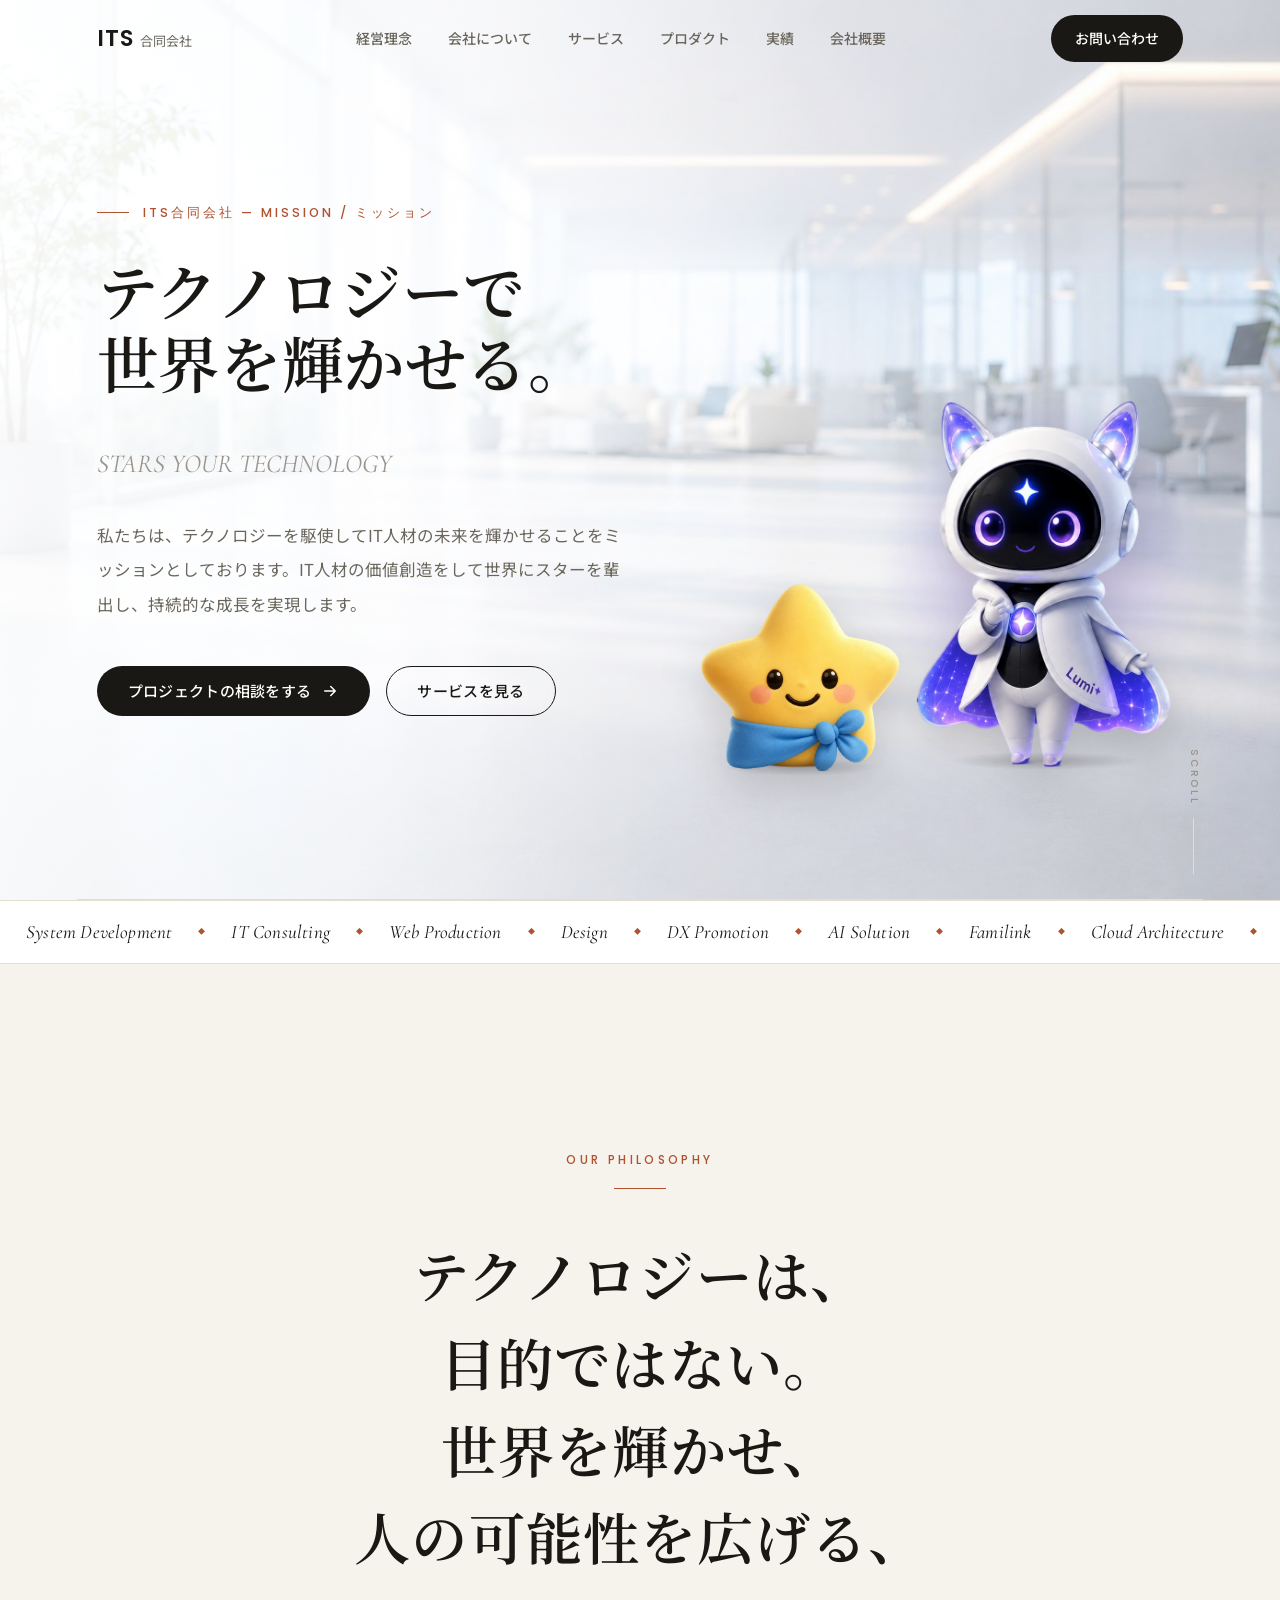
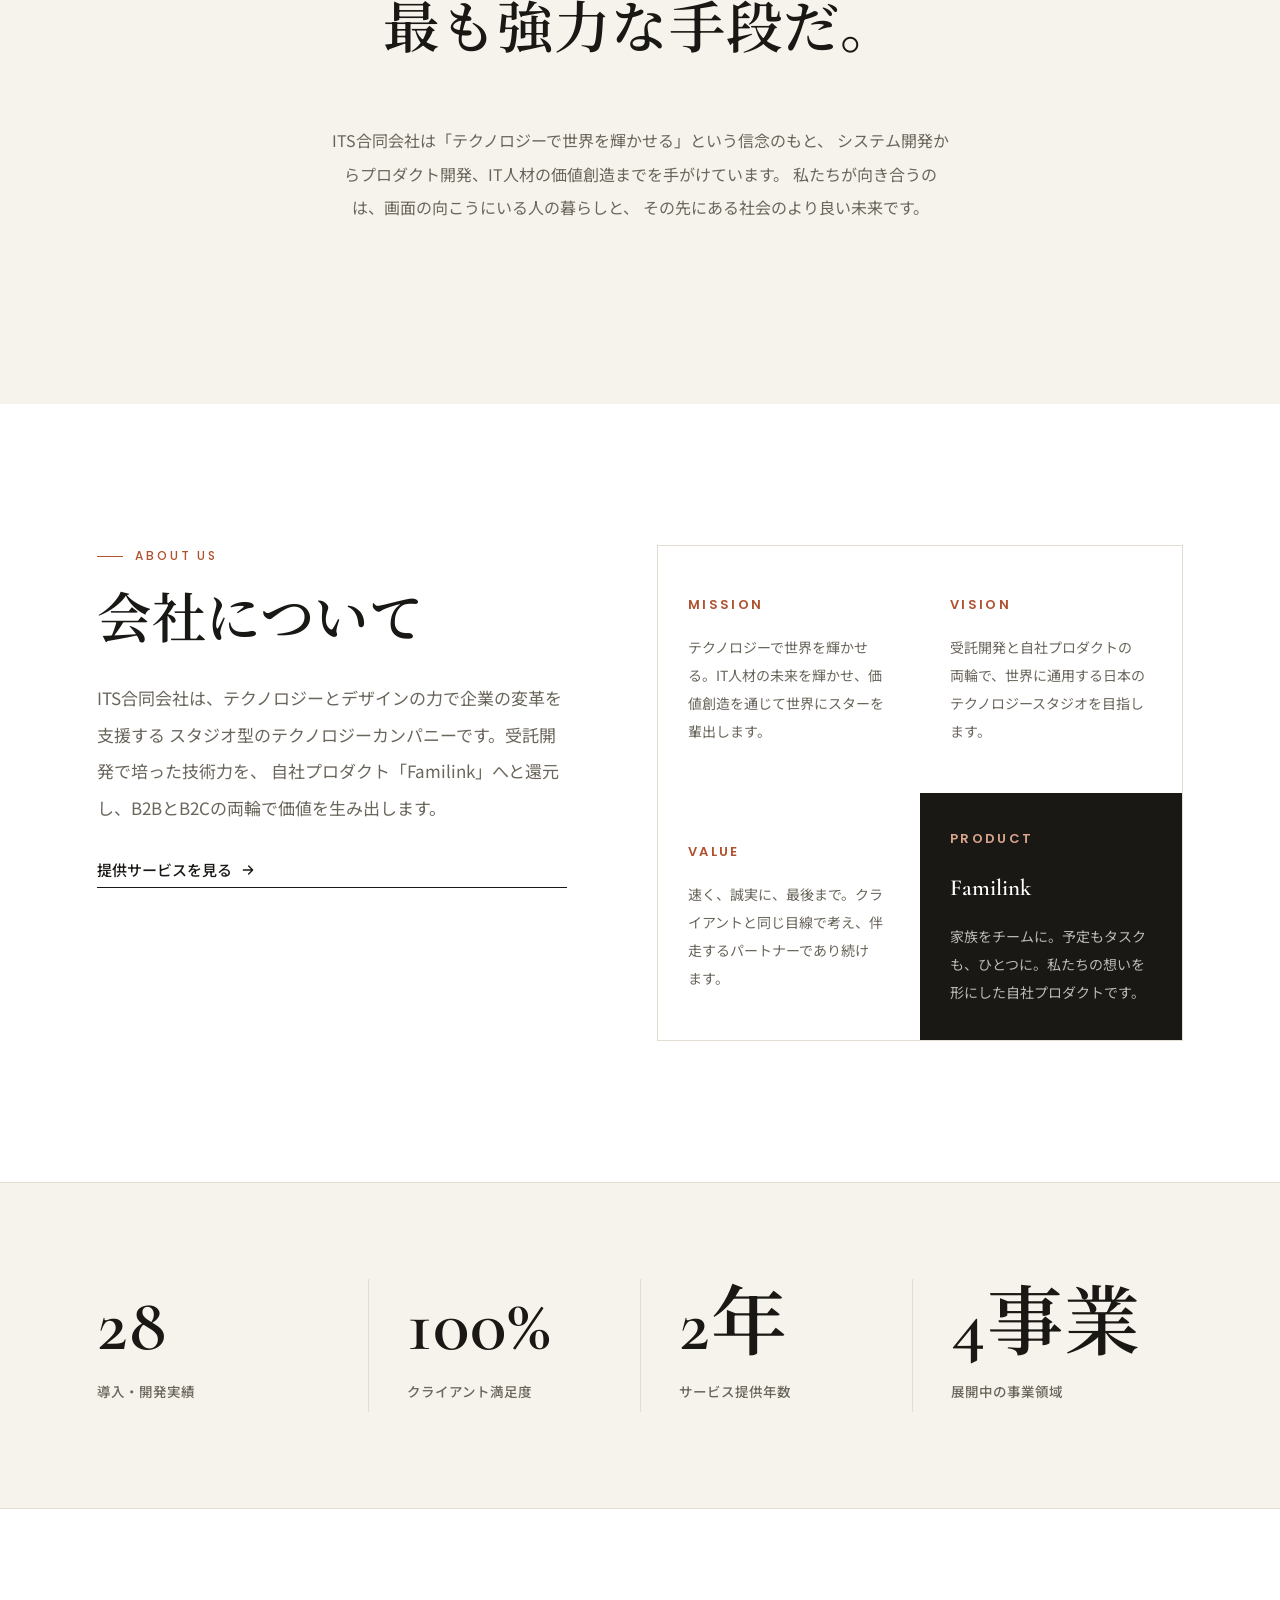
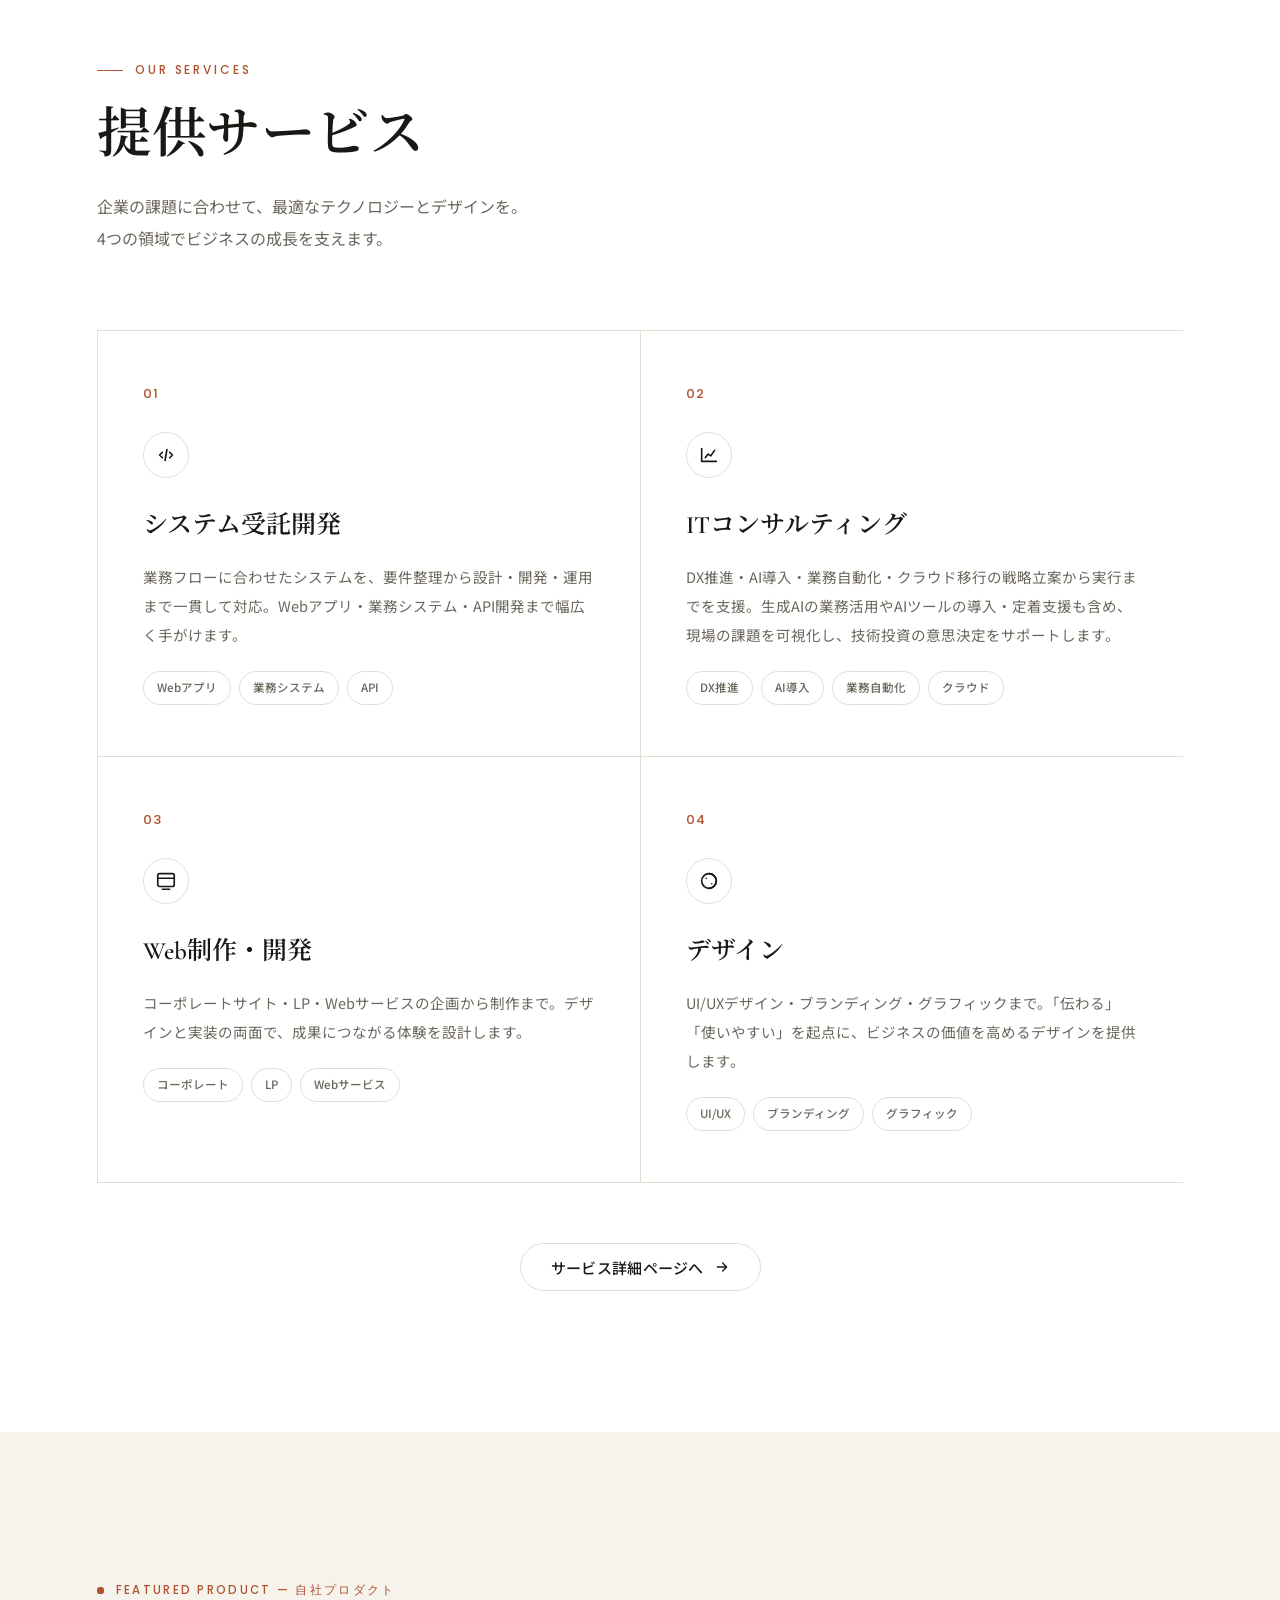
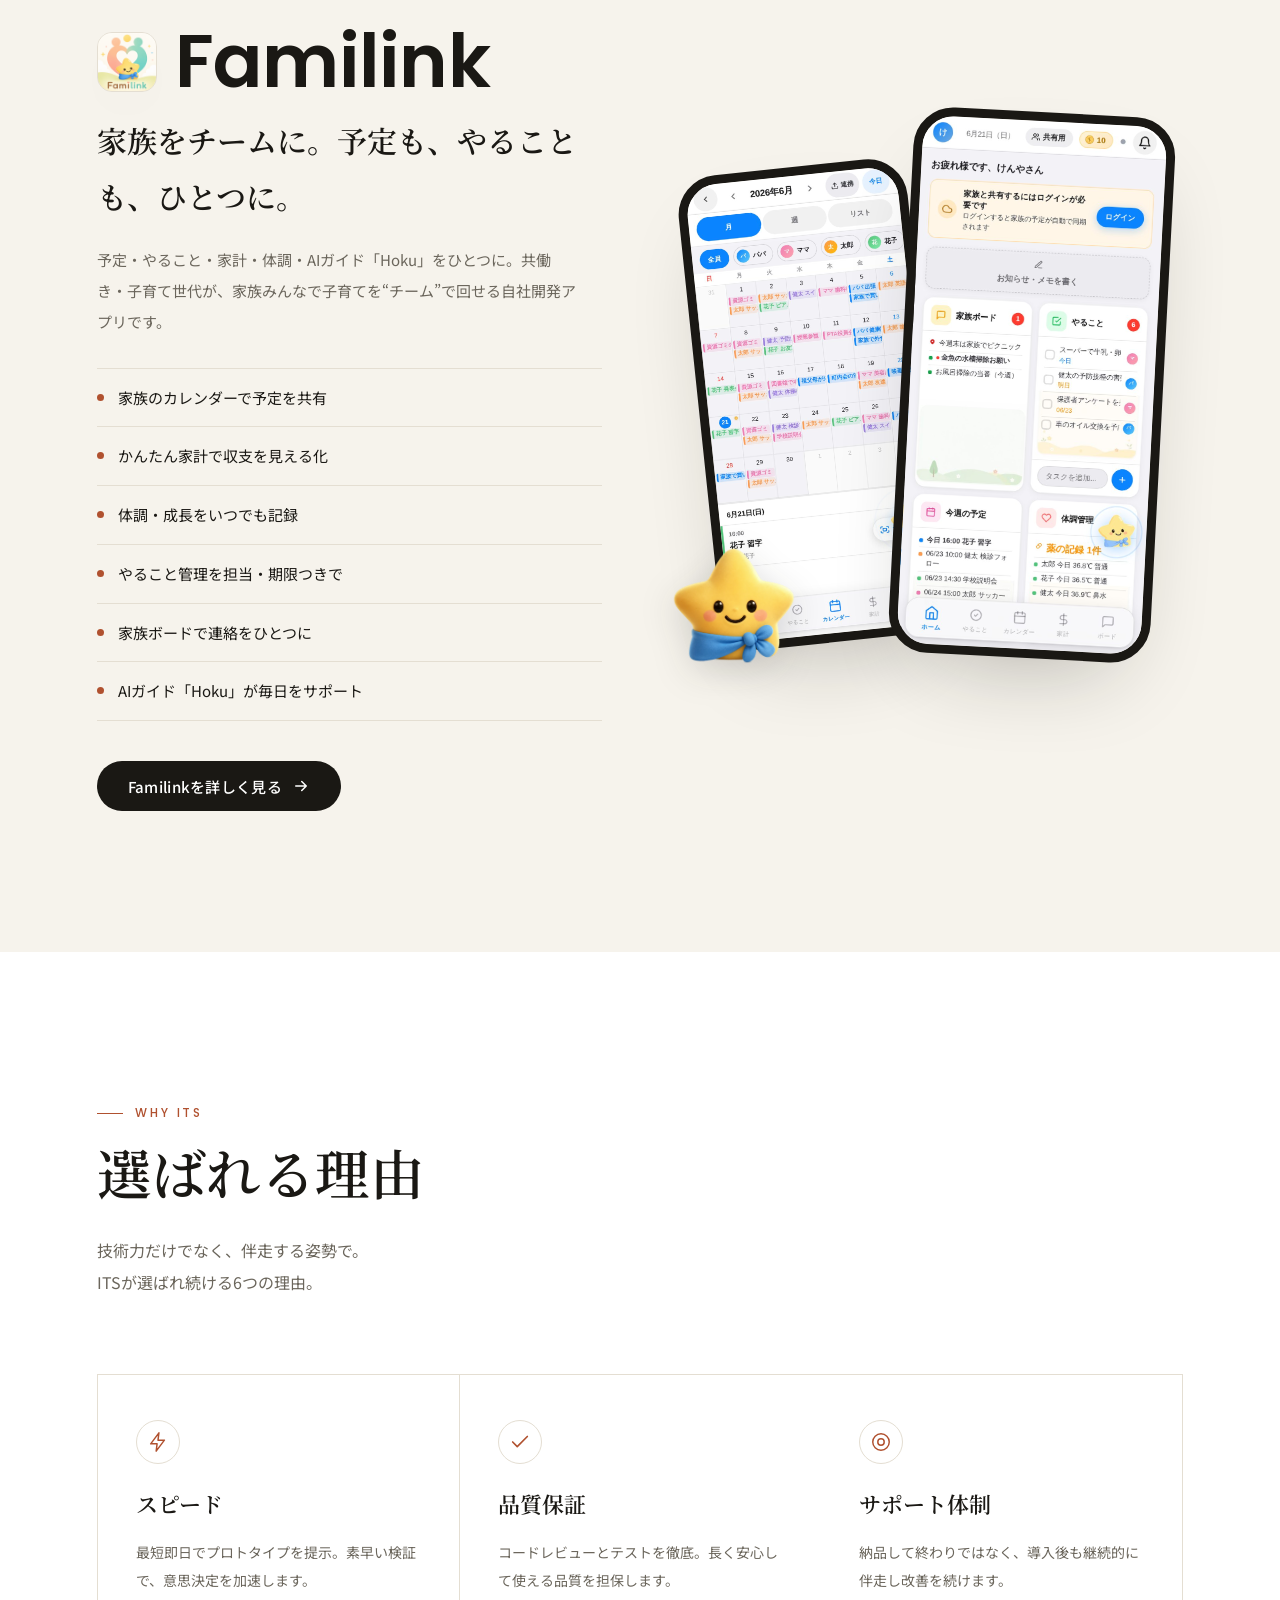
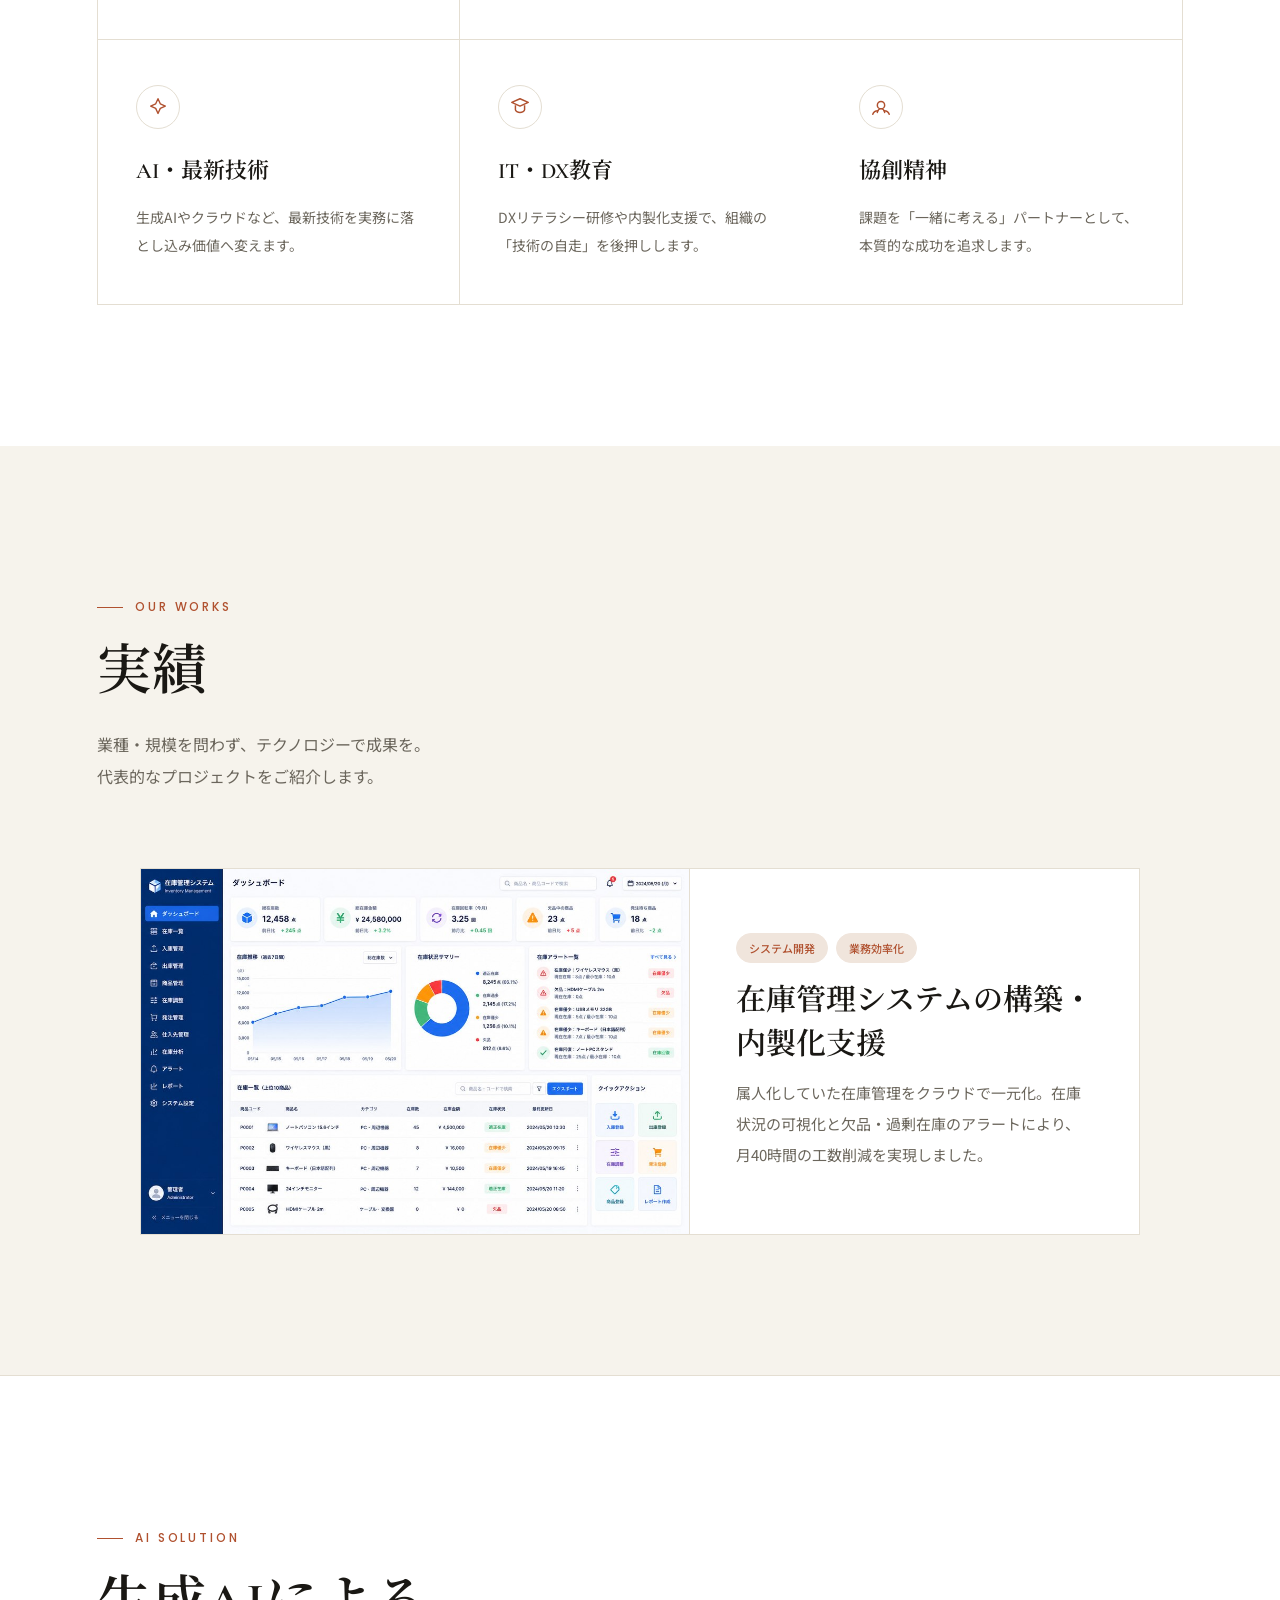
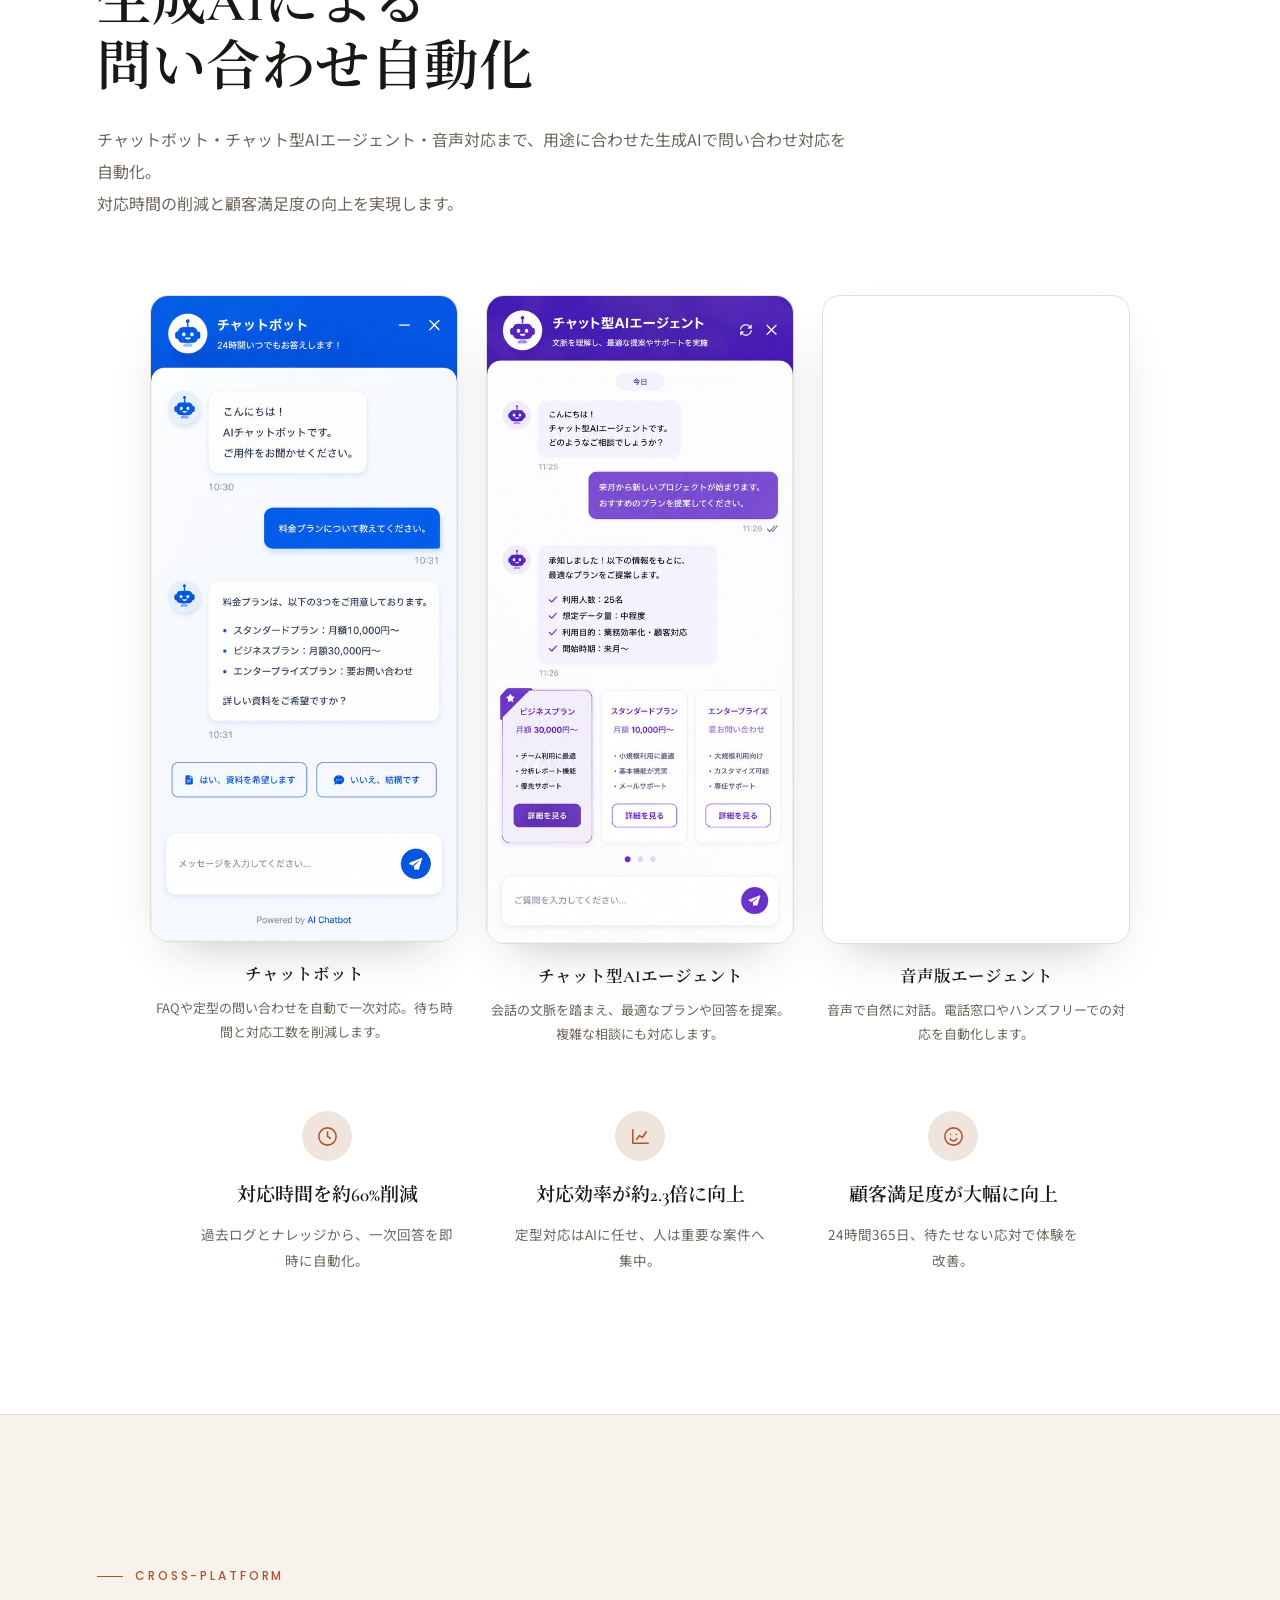
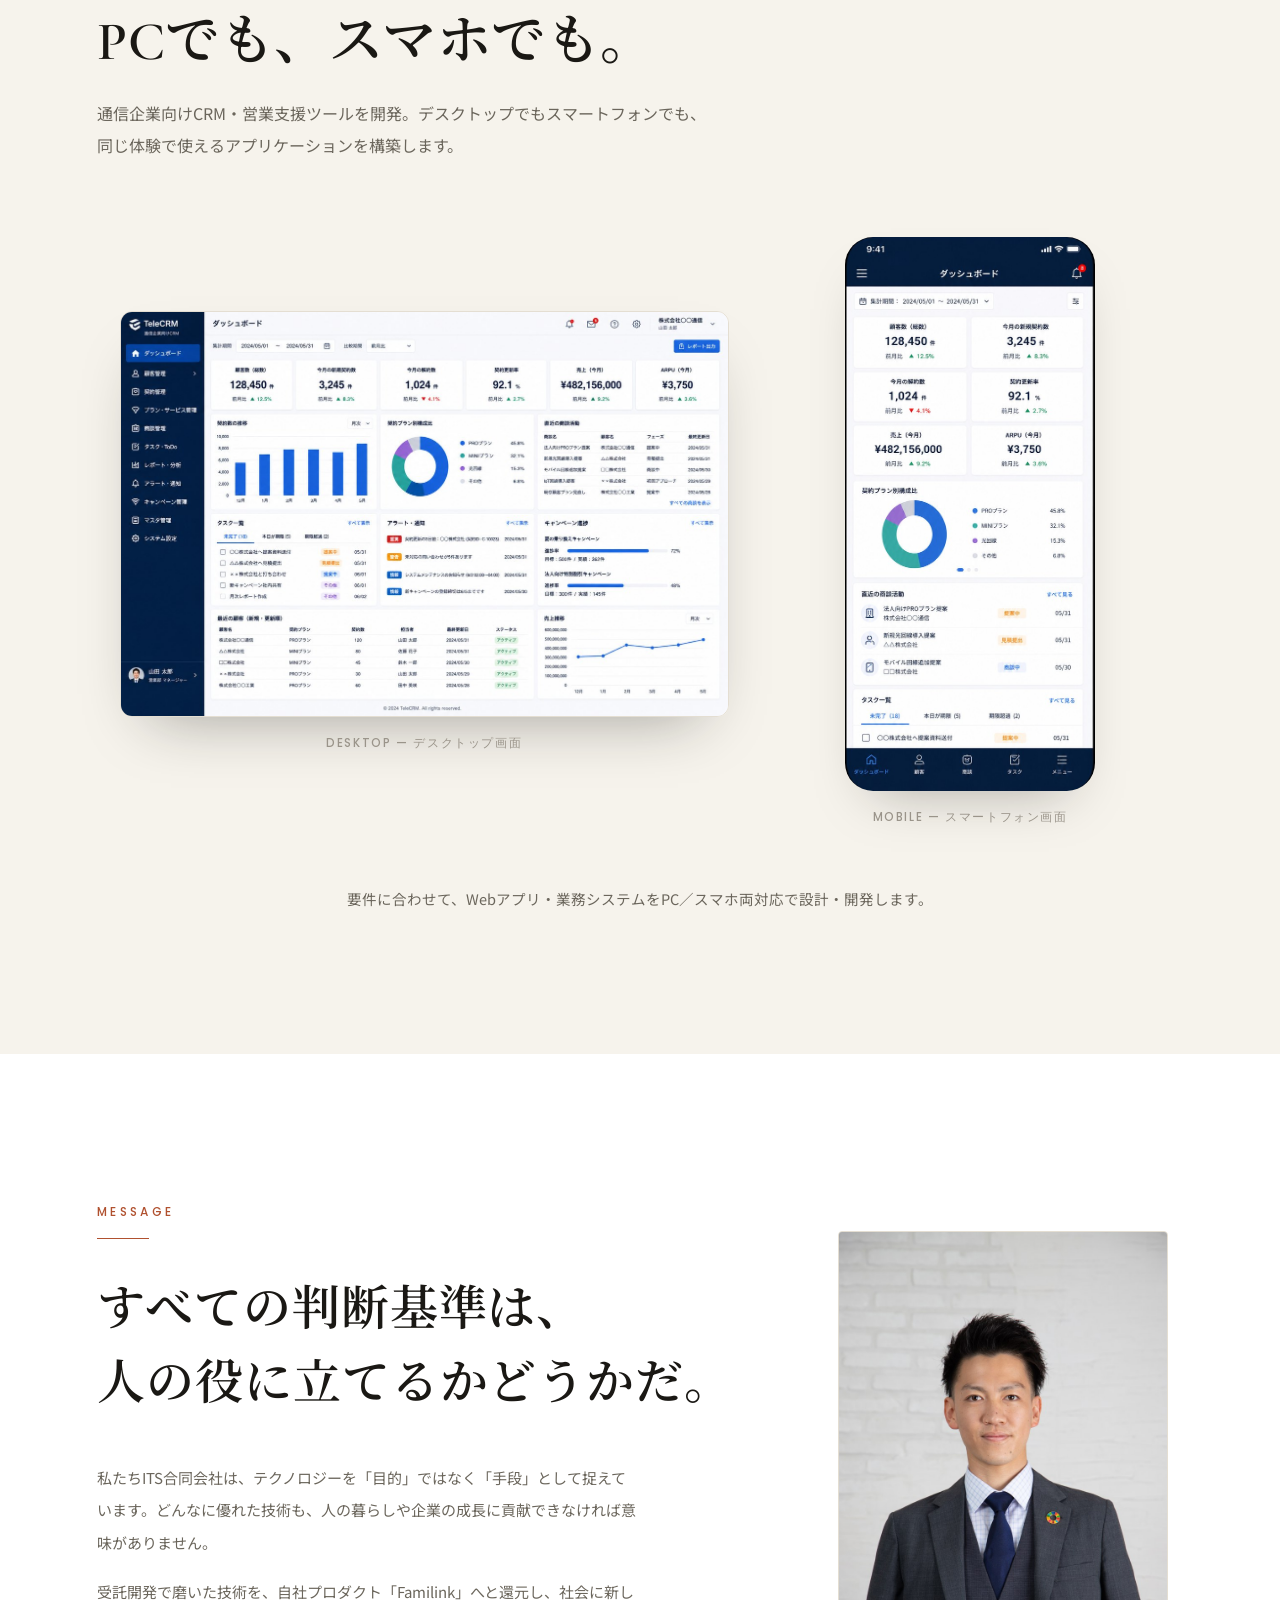
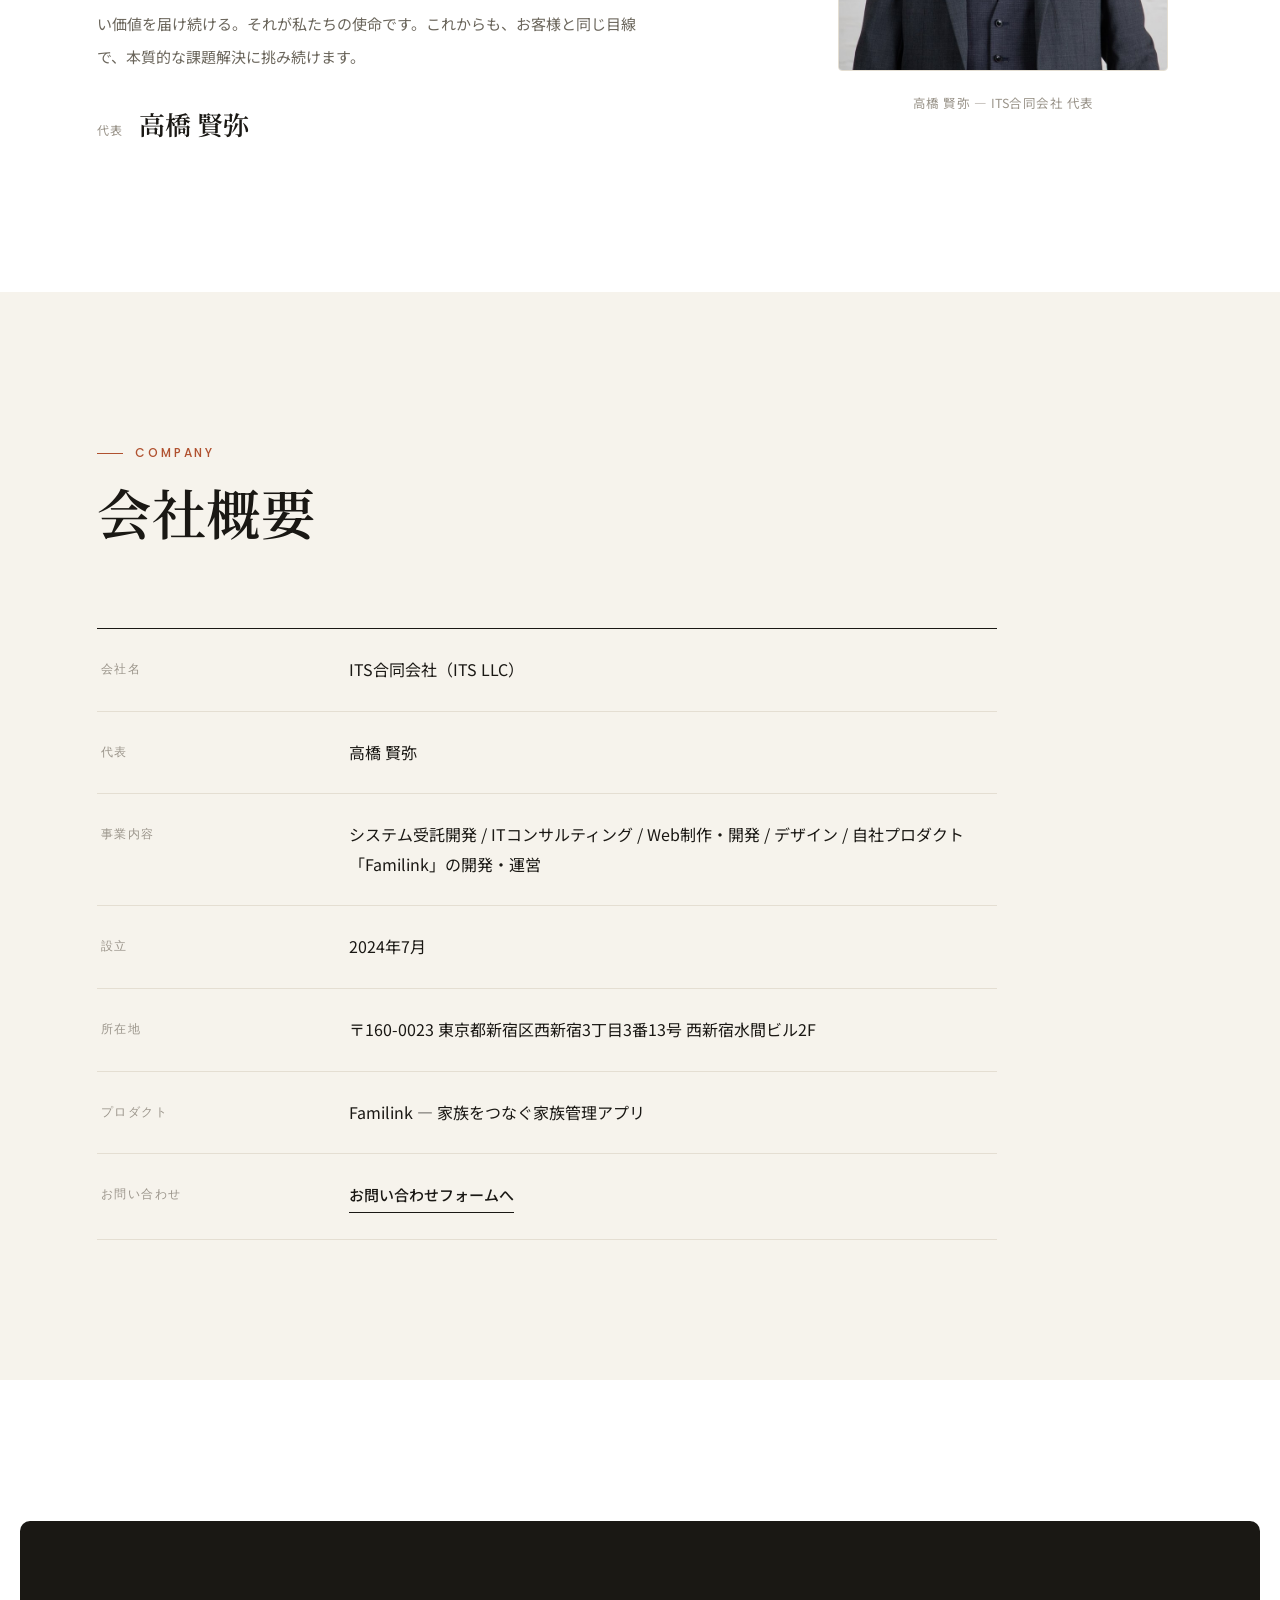
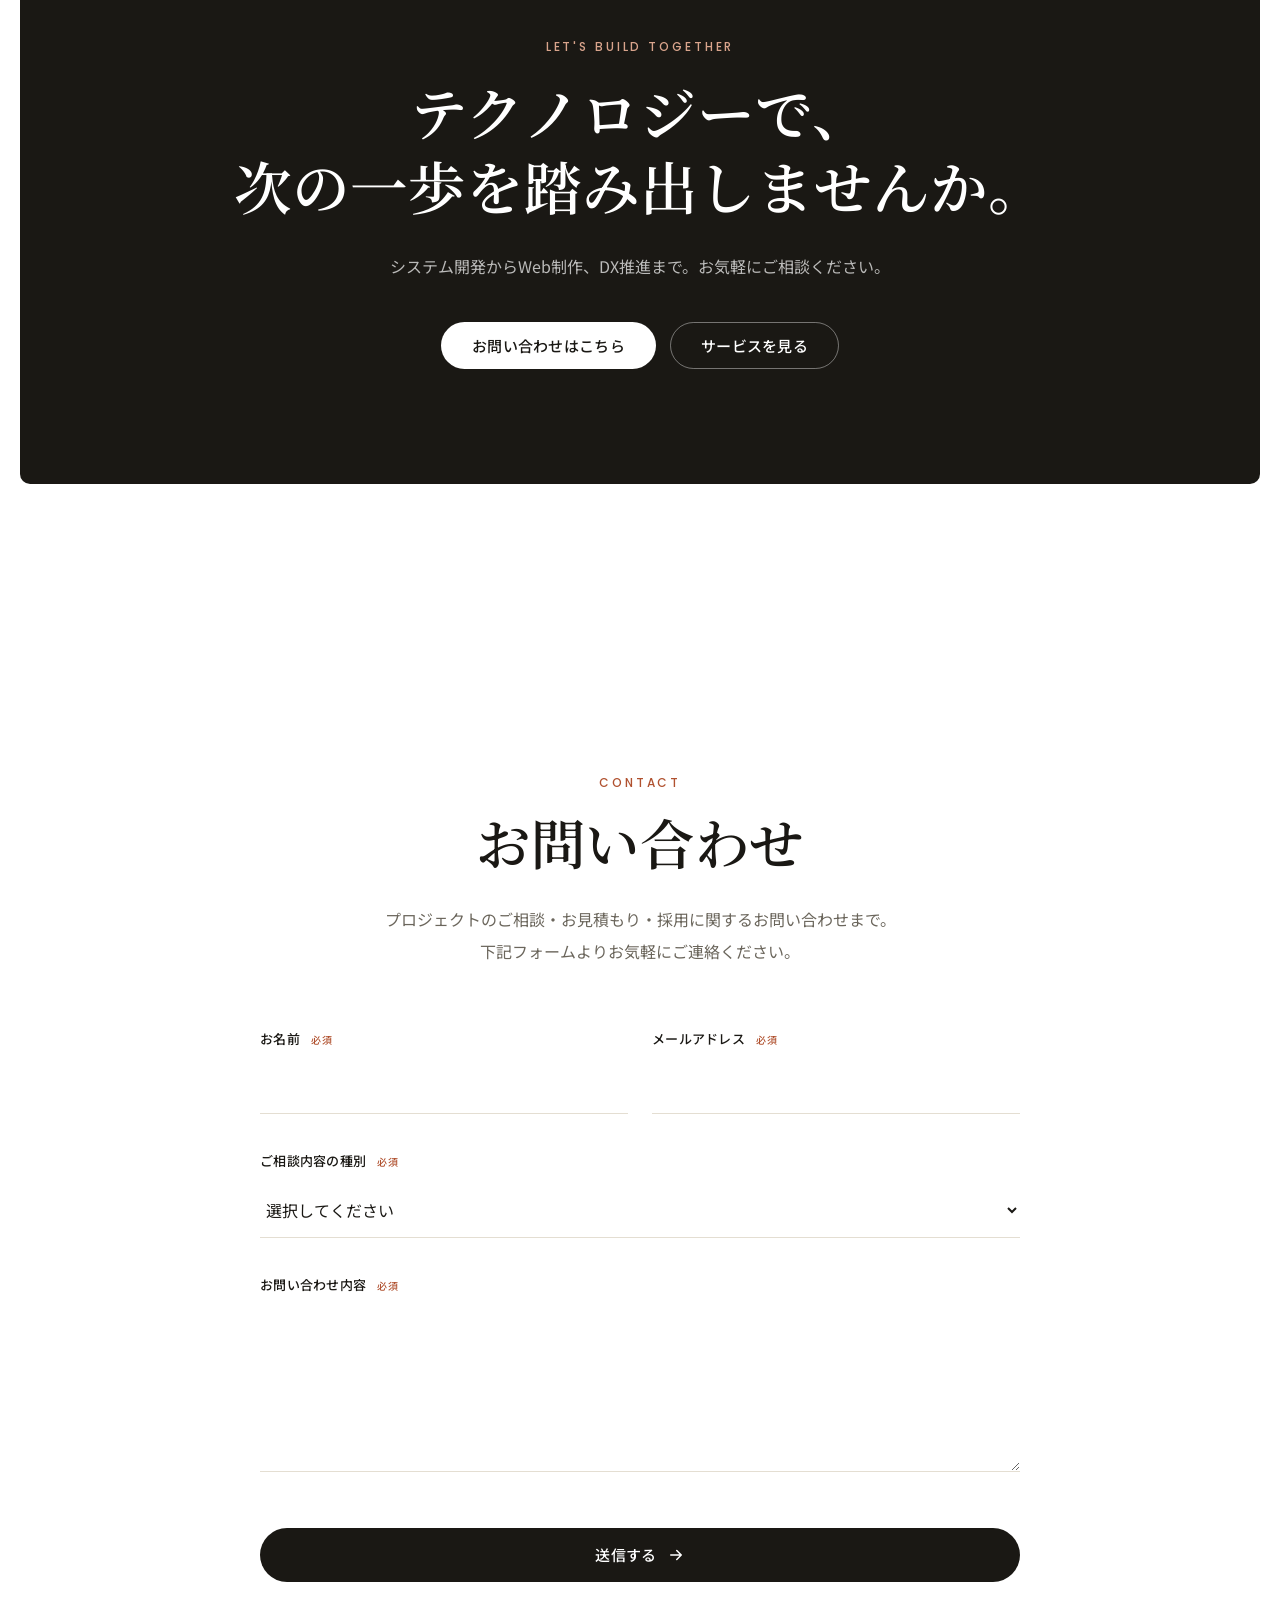
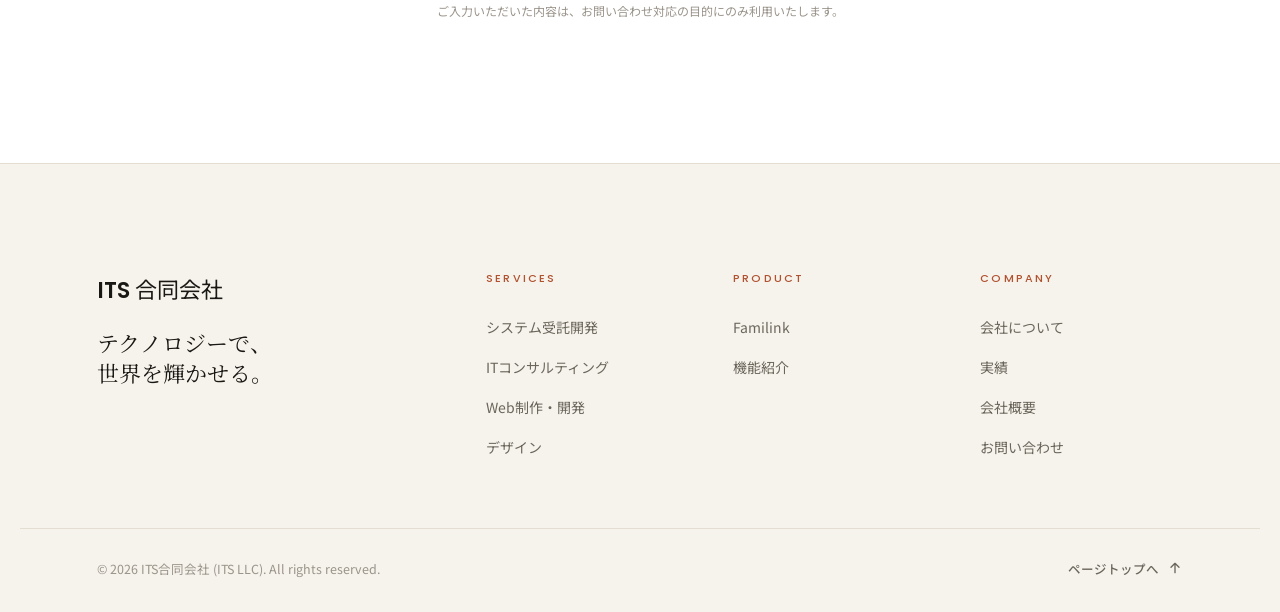
<file: public_html/index.html>
<!DOCTYPE html>
<html lang="ja">
<head>
<meta charset="UTF-8">
<meta name="viewport" content="width=device-width, initial-scale=1.0">
<title>ITS合同会社 — テクノロジーで世界を輝かせる | システム開発・ITコンサル・Web制作・Familink</title>
<meta name="description" content="ITS合同会社は、システム受託開発・ITコンサルティング・Web制作・デザインを通じて企業のDXを支援するテクノロジーカンパニーです。自社プロダクト「Familink」で家族の暮らしも豊かにします。">
<meta name="keywords" content="ITS合同会社,システム開発,ITコンサルティング,Web制作,DX,AI,Familink,高橋賢弥">
<meta name="author" content="ITS合同会社">
<link rel="canonical" href="https://its-tokyo.com/">

<!-- OGP -->
<meta property="og:type" content="website">
<meta property="og:title" content="ITS合同会社 — テクノロジーで世界を輝かせる">
<meta property="og:description" content="システム開発・ITコンサル・Web制作・デザイン。そして自社プロダクトFamilink。テクノロジーで企業と人の可能性を広げます。">
<meta property="og:url" content="https://its-tokyo.com/">
<meta property="og:image" content="https://its-tokyo.com/images/ogp.png">
<meta property="og:image:width" content="1200">
<meta property="og:image:height" content="630">
<meta property="og:image:alt" content="ITS合同会社 — テクノロジーで世界を輝かせる">
<meta property="og:site_name" content="ITS合同会社">
<meta property="og:locale" content="ja_JP">
<meta name="twitter:card" content="summary_large_image">
<meta name="twitter:title" content="ITS合同会社 — テクノロジーで世界を輝かせる">
<meta name="twitter:description" content="システム開発・ITコンサル・Web制作・デザイン。そして自社プロダクトFamilink。">
<meta name="twitter:image" content="https://its-tokyo.com/images/ogp.png">
<meta name="theme-color" content="#F6F3EC">
<link rel="icon" type="image/svg+xml" href="favicon.svg">
<link rel="apple-touch-icon" href="images/apple-touch-icon.png">

<link rel="preconnect" href="https://fonts.googleapis.com">
<link rel="preconnect" href="https://fonts.gstatic.com" crossorigin>
<link href="https://fonts.googleapis.com/css2?family=Cormorant+Garamond:ital,wght@0,300;0,400;1,300;1,400&family=Noto+Sans+JP:wght@300;400;500;700;900&family=Noto+Serif+JP:wght@300;400;600&family=Poppins:wght@300;400;500;600;700&display=swap" rel="stylesheet">

<link rel="stylesheet" href="css/style.css">
<link rel="stylesheet" href="css/sections.css">
<link rel="stylesheet" href="css/animations.css">

<script type="application/ld+json">
{
  "@context": "https://schema.org",
  "@type": "Organization",
  "name": "ITS合同会社",
  "alternateName": "ITS LLC",
  "url": "https://its-tokyo.com/",
  "logo": "https://its-tokyo.com/images/apple-touch-icon.png",
  "description": "システム受託開発・ITコンサルティング・Web制作・デザインを提供するテクノロジーカンパニー。自社プロダクトFamilinkを開発。",
  "founder": { "@type": "Person", "name": "高橋 賢弥" },
  "foundingDate": "2024-07",
  "email": "info@its-tokyo.com",
  "contactPoint": { "@type": "ContactPoint", "email": "info@its-tokyo.com", "contactType": "customer support", "areaServed": "JP", "availableLanguage": ["Japanese"] },
  "address": { "@type": "PostalAddress", "addressCountry": "JP", "addressRegion": "日本" },
  "sameAs": [],
  "hasOfferCatalog": {
    "@type": "OfferCatalog",
    "name": "ITS Services",
    "itemListElement": [
      { "@type": "Offer", "itemOffered": { "@type": "Service", "name": "システム受託開発" } },
      { "@type": "Offer", "itemOffered": { "@type": "Service", "name": "ITコンサルティング" } },
      { "@type": "Offer", "itemOffered": { "@type": "Service", "name": "Web制作・開発" } },
      { "@type": "Offer", "itemOffered": { "@type": "Service", "name": "デザイン" } }
    ]
  }
}
</script>
<script type="application/ld+json">
{
  "@context": "https://schema.org",
  "@type": "WebSite",
  "name": "ITS合同会社",
  "alternateName": "ITS LLC",
  "url": "https://its-tokyo.com/",
  "inLanguage": "ja",
  "publisher": { "@type": "Organization", "name": "ITS合同会社" }
}
</script>
</head>
<body>

<!-- ===== PAGE LOAD CURTAIN ===== -->
<div id="page-reveal" aria-hidden="true">
  <span class="page-reveal__mark">ITS</span>
</div>

<!-- ===== SCROLL PROGRESS ===== -->
<div id="scroll-progress" aria-hidden="true"></div>

<!-- ===== NAV ===== -->
<header class="nav" id="nav">
  <div class="nav__inner container">
    <a href="#hero" class="nav__logo" aria-label="ITS合同会社 ホーム">
      <span class="nav__logo-mark">ITS</span>
      <span class="nav__logo-text">合同会社</span>
    </a>
    <nav class="nav__links" aria-label="メインナビゲーション">
      <a href="#philosophy" class="nav__link">経営理念</a>
      <a href="#about" class="nav__link">会社について</a>
      <a href="#services" class="nav__link">サービス</a>
      <a href="#familink" class="nav__link">プロダクト</a>
      <a href="#works" class="nav__link">実績</a>
      <a href="#company" class="nav__link">会社概要</a>
    </nav>
    <a href="#contact" class="nav__cta js-magnetic" data-magnetic-strength="0.25">お問い合わせ</a>
    <button class="nav__burger" id="nav-burger" aria-label="メニューを開く" aria-expanded="false" aria-controls="nav-drawer">
      <span></span><span></span><span></span>
    </button>
  </div>
</header>

<!-- ===== MOBILE DRAWER ===== -->
<div class="nav__drawer" id="nav-drawer" aria-hidden="true">
  <nav class="nav__drawer-links" aria-label="モバイルナビゲーション">
    <a href="#philosophy">経営理念</a>
    <a href="#about">会社について</a>
    <a href="#services">サービス</a>
    <a href="#familink">プロダクト</a>
    <a href="#works">実績</a>
    <a href="#company">会社概要</a>
    <a href="#contact" class="nav__drawer-cta">お問い合わせ</a>
  </nav>
</div>
<div class="nav__overlay" id="nav-overlay" aria-hidden="true"></div>

<main>

<!-- ===== 01 HERO ===== -->
<section id="hero" class="hero">
  <div class="hero__inner container">
    <div class="hero__text">
    <p class="hero__eyebrow">ITS合同会社 — MISSION / ミッション</p>
    <h1 class="hero__title js-text-reveal">
      <span class="js-text-reveal__line">テクノロジーで</span>
      <span class="js-text-reveal__line">世界を輝かせる。</span>
    </h1>
    <p class="hero__en">STARS YOUR TECHNOLOGY</p>
    <p class="hero__sub hero__sub--desktop">私たちは、テクノロジーを駆使してIT人材の未来を輝かせることをミッションとしております。IT人材の価値創造をして世界にスターを輩出し、持続的な成長を実現します。</p>
    <p class="hero__sub hero__sub--mobile">受託開発で培った技術力を、自社プロダクト「Familink」へと還元し、B2BとB2Cの両輪で価値を生み出します。</p>
    <div class="hero__actions hero__actions--desktop">
      <a href="#contact" class="btn btn--primary">
        プロジェクトの相談をする
        <svg viewBox="0 0 24 24" width="18" height="18" fill="none" aria-hidden="true"><path d="M5 12h14M13 6l6 6-6 6" stroke="currentColor" stroke-width="2" stroke-linecap="round" stroke-linejoin="round"/></svg>
      </a>
      <a href="#services" class="btn btn--ghost">サービスを見る</a>
    </div>
    <div class="hero__actions hero__actions--mobile">
      <a href="#services" class="btn btn--primary">
        提供サービスを見る
        <svg viewBox="0 0 24 24" width="18" height="18" fill="none" aria-hidden="true"><path d="M5 12h14M13 6l6 6-6 6" stroke="currentColor" stroke-width="2" stroke-linecap="round" stroke-linejoin="round"/></svg>
      </a>
    </div>
    </div><!-- /.hero__text -->
    <div class="hero__cast" aria-label="ITSのキャラクター Hoku と Lumi">
      <figure class="hero__char hero__char--hoku">
        <span class="hero__char-art"><img src="images/characters/hoku.webp" alt="やさしく照らすキャラクター Hoku（ホク）" width="560" height="527" loading="eager" decoding="async"></span>
      </figure>
      <figure class="hero__char hero__char--lumi">
        <span class="hero__char-art"><img src="images/characters/lumi.webp?v=2" alt="未来をつなぐAIパートナー Lumi（ルミ）" width="556" height="798" loading="eager" decoding="async"></span>
      </figure>
    </div>
  </div>
  <a href="#philosophy" class="scroll-indicator" aria-label="下へスクロール">
    <span class="scroll-indicator__text">SCROLL</span>
    <span class="scroll-indicator__line"></span>
  </a>
</section>

<!-- ===== 02 MARQUEE BAND ===== -->
<section class="marquee-band" aria-hidden="true">
  <div class="marquee-inner">
    <div class="marquee-track">
      <div class="marquee-group">
        <span class="marquee-item">System Development</span><span class="marquee-sep">◆</span>
        <span class="marquee-item">IT Consulting</span><span class="marquee-sep">◆</span>
        <span class="marquee-item">Web Production</span><span class="marquee-sep">◆</span>
        <span class="marquee-item">Design</span><span class="marquee-sep">◆</span>
        <span class="marquee-item">DX Promotion</span><span class="marquee-sep">◆</span>
        <span class="marquee-item">AI Solution</span><span class="marquee-sep">◆</span>
        <span class="marquee-item">Familink</span><span class="marquee-sep">◆</span>
        <span class="marquee-item">Cloud Architecture</span><span class="marquee-sep">◆</span>
        <span class="marquee-item">UI / UX Design</span><span class="marquee-sep">◆</span>
        <span class="marquee-item">Data Analytics</span><span class="marquee-sep">◆</span>
      </div>
      <div class="marquee-group" aria-hidden="true">
        <span class="marquee-item">System Development</span><span class="marquee-sep">◆</span>
        <span class="marquee-item">IT Consulting</span><span class="marquee-sep">◆</span>
        <span class="marquee-item">Web Production</span><span class="marquee-sep">◆</span>
        <span class="marquee-item">Design</span><span class="marquee-sep">◆</span>
        <span class="marquee-item">DX Promotion</span><span class="marquee-sep">◆</span>
        <span class="marquee-item">AI Solution</span><span class="marquee-sep">◆</span>
        <span class="marquee-item">Familink</span><span class="marquee-sep">◆</span>
        <span class="marquee-item">Cloud Architecture</span><span class="marquee-sep">◆</span>
        <span class="marquee-item">UI / UX Design</span><span class="marquee-sep">◆</span>
        <span class="marquee-item">Data Analytics</span><span class="marquee-sep">◆</span>
      </div>
      <div class="marquee-group" aria-hidden="true">
        <span class="marquee-item">System Development</span><span class="marquee-sep">◆</span>
        <span class="marquee-item">IT Consulting</span><span class="marquee-sep">◆</span>
        <span class="marquee-item">Web Production</span><span class="marquee-sep">◆</span>
        <span class="marquee-item">Design</span><span class="marquee-sep">◆</span>
        <span class="marquee-item">DX Promotion</span><span class="marquee-sep">◆</span>
        <span class="marquee-item">AI Solution</span><span class="marquee-sep">◆</span>
        <span class="marquee-item">Familink</span><span class="marquee-sep">◆</span>
        <span class="marquee-item">Cloud Architecture</span><span class="marquee-sep">◆</span>
        <span class="marquee-item">UI / UX Design</span><span class="marquee-sep">◆</span>
        <span class="marquee-item">Data Analytics</span><span class="marquee-sep">◆</span>
      </div>
      <div class="marquee-group" aria-hidden="true">
        <span class="marquee-item">System Development</span><span class="marquee-sep">◆</span>
        <span class="marquee-item">IT Consulting</span><span class="marquee-sep">◆</span>
        <span class="marquee-item">Web Production</span><span class="marquee-sep">◆</span>
        <span class="marquee-item">Design</span><span class="marquee-sep">◆</span>
        <span class="marquee-item">DX Promotion</span><span class="marquee-sep">◆</span>
        <span class="marquee-item">AI Solution</span><span class="marquee-sep">◆</span>
        <span class="marquee-item">Familink</span><span class="marquee-sep">◆</span>
        <span class="marquee-item">Cloud Architecture</span><span class="marquee-sep">◆</span>
        <span class="marquee-item">UI / UX Design</span><span class="marquee-sep">◆</span>
        <span class="marquee-item">Data Analytics</span><span class="marquee-sep">◆</span>
      </div>
    </div>
  </div>
</section>

<!-- ===== 03 PHILOSOPHY ===== -->
<section id="philosophy" class="philosophy">
  <div class="philosophy__inner container">
    <p class="philosophy__eyebrow js-line-reveal">Our Philosophy</p>
    <blockquote class="philosophy__text js-text-reveal">
      <span class="js-text-reveal__line">テクノロジーは、目的ではない。</span>
      <span class="js-text-reveal__line">世界を輝かせ、人の可能性を広げる、</span>
      <span class="js-text-reveal__line">最も強力な手段だ。</span>
    </blockquote>
    <p class="philosophy__sub js-fade">
      ITS合同会社は「テクノロジーで世界を輝かせる」という信念のもと、
      システム開発からプロダクト開発、IT人材の価値創造までを手がけています。
      私たちが向き合うのは、画面の向こうにいる人の暮らしと、
      その先にある社会のより良い未来です。
    </p>
  </div>
</section>

<!-- ===== 04 ABOUT ===== -->
<section id="about" class="about">
  <div class="about__inner container">
    <div class="about__head">
      <p class="section-eyebrow js-fade">About Us</p>
      <h2 class="section-title js-fade">会社について</h2>
      <p class="about__lead js-fade">
        ITS合同会社は、テクノロジーとデザインの力で企業の変革を支援する
        スタジオ型のテクノロジーカンパニーです。受託開発で培った技術力を、
        自社プロダクト「Familink」へと還元し、B2BとB2Cの両輪で価値を生み出します。
      </p>
      <a href="#services" class="text-link js-fade">提供サービスを見る
        <svg viewBox="0 0 24 24" width="16" height="16" fill="none" aria-hidden="true"><path d="M5 12h14M13 6l6 6-6 6" stroke="currentColor" stroke-width="2" stroke-linecap="round" stroke-linejoin="round"/></svg>
      </a>
      <div class="about__media js-fade"><img class="about__img" src="https://images.unsplash.com/photo-1522071820081-009f0129c71c?auto=format&fit=crop&w=1100&q=70" alt="ITS合同会社のチームが協働する様子" loading="lazy" decoding="async" onerror="this.closest('.about__media').remove()"></div>
    </div>
    <div class="about__cards js-stagger">
      <article class="mvv-card js-stagger-item">
        <span class="mvv-card__label">Mission</span>
        <p class="mvv-card__text">テクノロジーで世界を輝かせる。IT人材の未来を輝かせ、価値創造を通じて世界にスターを輩出します。</p>
      </article>
      <article class="mvv-card js-stagger-item">
        <span class="mvv-card__label">Vision</span>
        <p class="mvv-card__text">受託開発と自社プロダクトの両輪で、世界に通用する日本のテクノロジースタジオを目指します。</p>
      </article>
      <article class="mvv-card js-stagger-item">
        <span class="mvv-card__label">Value</span>
        <p class="mvv-card__text">速く、誠実に、最後まで。クライアントと同じ目線で考え、伴走するパートナーであり続けます。</p>
      </article>
      <article class="mvv-card mvv-card--accent js-stagger-item">
        <span class="mvv-card__label">Product</span>
        <h3 class="mvv-card__title">Familink</h3>
        <p class="mvv-card__text">家族をチームに。予定もタスクも、ひとつに。私たちの想いを形にした自社プロダクトです。</p>
      </article>
    </div>
  </div>
</section>

<!-- ===== 05 STATS ===== -->
<section class="stats">
  <div class="stats__inner container">
    <div class="stat-grid">
      <div class="stat-card js-fade">
        <div class="stat-card__val"><span class="js-counter" data-target="28" data-suffix="">0</span></div>
        <div class="stat-card__label">導入・開発実績</div>
      </div>
      <div class="stat-card js-fade">
        <div class="stat-card__val"><span class="js-counter" data-target="100" data-suffix="%">0</span></div>
        <div class="stat-card__label">クライアント満足度</div>
      </div>
      <div class="stat-card js-fade">
        <div class="stat-card__val"><span class="js-counter" data-target="2" data-suffix="年">0</span></div>
        <div class="stat-card__label">サービス提供年数</div>
      </div>
      <div class="stat-card js-fade">
        <div class="stat-card__val"><span class="js-counter" data-target="4" data-suffix="事業">0</span></div>
        <div class="stat-card__label">展開中の事業領域</div>
      </div>
    </div>
  </div>
</section>

<!-- ===== 06 SERVICES ===== -->
<section id="services" class="services">
  <div class="services__inner container">
    <div class="section-head">
      <p class="section-eyebrow js-fade">Our Services</p>
      <h2 class="section-title js-fade">提供サービス</h2>
      <p class="section-desc js-fade">企業の課題に合わせて、最適なテクノロジーとデザインを。<br>4つの領域でビジネスの成長を支えます。</p>
    </div>
    <div class="svc-grid js-stagger">
      <article class="svc-card js-stagger-item js-tilt">
        <div class="svc-card__num">01</div>
        <div class="svc-card__icon" aria-hidden="true">
          <svg viewBox="0 0 24 24" fill="none"><path d="M8 9l-3 3 3 3M16 9l3 3-3 3M13 6l-2 12" stroke="currentColor" stroke-width="1.8" stroke-linecap="round" stroke-linejoin="round"/></svg>
        </div>
        <h3 class="svc-card__title">システム受託開発</h3>
        <p class="svc-card__text">業務フローに合わせたシステムを、要件整理から設計・開発・運用まで一貫して対応。Webアプリ・業務システム・API開発まで幅広く手がけます。</p>
        <ul class="svc-card__tags"><li>Webアプリ</li><li>業務システム</li><li>API</li></ul>
      </article>
      <article class="svc-card js-stagger-item js-tilt">
        <div class="svc-card__num">02</div>
        <div class="svc-card__icon" aria-hidden="true">
          <svg viewBox="0 0 24 24" fill="none"><path d="M4 19V5M4 19h16M8 15l3-4 3 2 4-6" stroke="currentColor" stroke-width="1.8" stroke-linecap="round" stroke-linejoin="round"/></svg>
        </div>
        <h3 class="svc-card__title">ITコンサルティング</h3>
        <p class="svc-card__text">DX推進・AI導入・業務自動化・クラウド移行の戦略立案から実行までを支援。生成AIの業務活用やAIツールの導入・定着支援も含め、現場の課題を可視化し、技術投資の意思決定をサポートします。</p>
        <ul class="svc-card__tags"><li>DX推進</li><li>AI導入</li><li>業務自動化</li><li>クラウド</li></ul>
      </article>
      <article class="svc-card js-stagger-item js-tilt">
        <div class="svc-card__num">03</div>
        <div class="svc-card__icon" aria-hidden="true">
          <svg viewBox="0 0 24 24" fill="none"><rect x="3" y="4" width="18" height="14" rx="2" stroke="currentColor" stroke-width="1.8"/><path d="M3 9h18M8 21h8" stroke="currentColor" stroke-width="1.8" stroke-linecap="round"/></svg>
        </div>
        <h3 class="svc-card__title">Web制作・開発</h3>
        <p class="svc-card__text">コーポレートサイト・LP・Webサービスの企画から制作まで。デザインと実装の両面で、成果につながる体験を設計します。</p>
        <ul class="svc-card__tags"><li>コーポレート</li><li>LP</li><li>Webサービス</li></ul>
      </article>
      <article class="svc-card js-stagger-item js-tilt">
        <div class="svc-card__num">04</div>
        <div class="svc-card__icon" aria-hidden="true">
          <svg viewBox="0 0 24 24" fill="none"><circle cx="12" cy="12" r="8" stroke="currentColor" stroke-width="1.8"/><path d="M12 4a8 8 0 010 16M9 9h.01M15 15h.01" stroke="currentColor" stroke-width="1.8" stroke-linecap="round"/></svg>
        </div>
        <h3 class="svc-card__title">デザイン</h3>
        <p class="svc-card__text">UI/UXデザイン・ブランディング・グラフィックまで。「伝わる」「使いやすい」を起点に、ビジネスの価値を高めるデザインを提供します。</p>
        <ul class="svc-card__tags"><li>UI/UX</li><li>ブランディング</li><li>グラフィック</li></ul>
      </article>
    </div>
    <div class="services__more js-fade">
      <a href="services.html" class="btn btn--outline">サービス詳細ページへ
        <svg viewBox="0 0 24 24" width="16" height="16" fill="none" aria-hidden="true"><path d="M5 12h14M13 6l6 6-6 6" stroke="currentColor" stroke-width="2" stroke-linecap="round" stroke-linejoin="round"/></svg>
      </a>
    </div>
  </div>
</section>

<!-- ===== 07 FAMILINK SHOWCASE ===== -->
<section id="familink" class="fl-showcase">
  <div class="fl-showcase__inner container">
    <div class="fl-showcase__content">
      <p class="fl-showcase__eyebrow"><span class="pulse-dot" aria-hidden="true"></span>Featured Product — 自社プロダクト</p>
      <div class="fl-showcase__brand">
        <img class="fl-showcase__appicon" src="images/familink/app-icon.png" alt="Familink アプリアイコン" width="60" height="60" loading="lazy" decoding="async" data-fallback="https://ktakahashi7755-creator.github.io/Familink/press/app-icon-256.png">
        <h2 class="fl-showcase__name">Familink</h2>
      </div>
      <p class="fl-showcase__tag">家族をチームに。予定も、やることも、ひとつに。</p>
      <p class="fl-showcase__desc">予定・やること・家計・体調・AIガイド「Hoku」をひとつに。共働き・子育て世代が、家族みんなで子育てを“チーム”で回せる自社開発アプリです。</p>
      <ul class="fl-showcase__features js-stagger">
        <li class="js-stagger-item">家族のカレンダーで予定を共有</li>
        <li class="js-stagger-item">かんたん家計で収支を見える化</li>
        <li class="js-stagger-item">体調・成長をいつでも記録</li>
        <li class="js-stagger-item">やること管理を担当・期限つきで</li>
        <li class="js-stagger-item">家族ボードで連絡をひとつに</li>
        <li class="js-stagger-item">AIガイド「Hoku」が毎日をサポート</li>
      </ul>
      <div class="fl-showcase__actions">
        <a href="familink.html" class="btn btn--primary">Familinkを詳しく見る
          <svg viewBox="0 0 24 24" width="18" height="18" fill="none" aria-hidden="true"><path d="M5 12h14M13 6l6 6-6 6" stroke="currentColor" stroke-width="2" stroke-linecap="round" stroke-linejoin="round"/></svg>
        </a>
      </div>
    </div>
    <div class="fl-showcase__mockups">
      <div class="fl-shots">
        <img class="fl-shot fl-shot--back" src="images/familink/calendar.jpg" alt="Familink カレンダー画面" loading="lazy" decoding="async" data-fallback="https://ktakahashi7755-creator.github.io/Familink/press/screens/calendar.png">
        <img class="fl-shot fl-shot--front" src="images/familink/home.jpg" alt="Familink ホーム画面" loading="lazy" decoding="async" data-fallback="https://ktakahashi7755-creator.github.io/Familink/press/screens/home.png">
        <img class="fl-hoku" src="images/familink/hoku/main.webp" alt="AIガイド Hoku" loading="lazy" decoding="async">
      </div>
    </div>
  </div>
</section>

<!-- ===== 08 STRENGTHS ===== -->
<section id="strengths" class="strengths">
  <div class="strengths__inner container">
    <div class="section-head">
      <p class="section-eyebrow js-fade">Why ITS</p>
      <h2 class="section-title js-fade">選ばれる理由</h2>
      <p class="section-desc js-fade">技術力だけでなく、伴走する姿勢で。<br>ITSが選ばれ続ける6つの理由。</p>
    </div>
    <div class="strengths-grid js-stagger">
      <article class="strength-item js-stagger-item">
        <div class="strength-item__icon" aria-hidden="true"><svg viewBox="0 0 24 24" fill="none"><path d="M13 2L4 14h7l-1 8 9-12h-7l1-8z" stroke="currentColor" stroke-width="1.6" stroke-linejoin="round"/></svg></div>
        <h3 class="strength-item__title">スピード</h3>
        <p class="strength-item__text">最短即日でプロトタイプを提示。素早い検証で、意思決定を加速します。</p>
      </article>
      <article class="strength-item js-stagger-item">
        <div class="strength-item__icon" aria-hidden="true"><svg viewBox="0 0 24 24" fill="none"><path d="M20 6L9 17l-5-5" stroke="currentColor" stroke-width="1.8" stroke-linecap="round" stroke-linejoin="round"/></svg></div>
        <h3 class="strength-item__title">品質保証</h3>
        <p class="strength-item__text">コードレビューとテストを徹底。長く安心して使える品質を担保します。</p>
      </article>
      <article class="strength-item js-stagger-item">
        <div class="strength-item__icon" aria-hidden="true"><svg viewBox="0 0 24 24" fill="none"><circle cx="12" cy="12" r="9" stroke="currentColor" stroke-width="1.6"/><circle cx="12" cy="12" r="3.5" stroke="currentColor" stroke-width="1.6"/></svg></div>
        <h3 class="strength-item__title">サポート体制</h3>
        <p class="strength-item__text">納品して終わりではなく、導入後も継続的に伴走し改善を続けます。</p>
      </article>
      <article class="strength-item js-stagger-item">
        <div class="strength-item__icon" aria-hidden="true"><svg viewBox="0 0 24 24" fill="none"><path d="M12 3l2.5 5.5L20 11l-5.5 2.5L12 19l-2.5-5.5L4 11l5.5-2.5L12 3z" stroke="currentColor" stroke-width="1.5" stroke-linejoin="round"/></svg></div>
        <h3 class="strength-item__title">AI・最新技術</h3>
        <p class="strength-item__text">生成AIやクラウドなど、最新技術を実務に落とし込み価値へ変えます。</p>
      </article>
      <article class="strength-item js-stagger-item">
        <div class="strength-item__icon" aria-hidden="true"><svg viewBox="0 0 24 24" fill="none"><path d="M3 7l9-4 9 4-9 4-9-4zM7 10v5c0 1.5 2.5 3 5 3s5-1.5 5-3v-5" stroke="currentColor" stroke-width="1.6" stroke-linejoin="round"/></svg></div>
        <h3 class="strength-item__title">IT・DX教育</h3>
        <p class="strength-item__text">DXリテラシー研修や内製化支援で、組織の「技術の自走」を後押しします。</p>
      </article>
      <article class="strength-item js-stagger-item">
        <div class="strength-item__icon" aria-hidden="true"><svg viewBox="0 0 24 24" fill="none"><path d="M16 18a4 4 0 00-8 0M12 14a4 4 0 100-8 4 4 0 000 8z" stroke="currentColor" stroke-width="1.6" stroke-linecap="round" stroke-linejoin="round"/><path d="M3 20a6 6 0 016-4M21 20a6 6 0 00-6-4" stroke="currentColor" stroke-width="1.6" stroke-linecap="round"/></svg></div>
        <h3 class="strength-item__title">協創精神</h3>
        <p class="strength-item__text">課題を「一緒に考える」パートナーとして、本質的な成功を追求します。</p>
      </article>
    </div>
  </div>
</section>

<!-- ===== 09 WORKS ===== -->
<section id="works" class="works">
  <div class="works__inner container">
    <div class="section-head">
      <p class="section-eyebrow js-fade">Our Works</p>
      <h2 class="section-title js-fade">実績</h2>
      <p class="section-desc js-fade">業種・規模を問わず、テクノロジーで成果を。<br>代表的なプロジェクトをご紹介します。</p>
    </div>
    <div class="works-grid works-grid--single js-stagger">
      <article class="work-card work-card--wide js-stagger-item">
        <div class="work-card__thumb work-card__thumb--1 work-card__thumb--frame"><img class="work-card__img" src="images/work-inventory.jpg?v=2" alt="在庫管理システムのダッシュボード画面" loading="lazy" decoding="async" onerror="this.closest('.work-card__thumb').classList.add('is-fallback');this.remove();"><span class="work-card__index">01</span><span class="work-card__icon" aria-hidden="true"><svg viewBox="0 0 24 24" fill="none"><path d="M3 7l9-4 9 4-9 4-9-4zM3 7v10l9 4 9-4V7M12 11v10" stroke="currentColor" stroke-width="1.4" stroke-linejoin="round"/></svg></span></div>
        <div class="work-card__body">
          <ul class="work-card__tags"><li>システム開発</li><li>業務効率化</li></ul>
          <h3 class="work-card__title">在庫管理システムの構築・内製化支援</h3>
          <p class="work-card__text">属人化していた在庫管理をクラウドで一元化。在庫状況の可視化と欠品・過剰在庫のアラートにより、月40時間の工数削減を実現しました。</p>
        </div>
      </article>
    </div>
  </div>
</section>

<!-- ===== 09b AI AUTOMATION FEATURE ===== -->
<section id="ai-automation" class="ai-auto">
  <div class="container">
    <div class="section-head">
      <p class="section-eyebrow js-fade">AI Solution</p>
      <h2 class="section-title js-fade">生成AIによる<br>問い合わせ自動化</h2>
      <p class="section-desc js-fade">チャットボット・チャット型AIエージェント・音声対応まで、用途に合わせた生成AIで問い合わせ対応を自動化。<br>対応時間の削減と顧客満足度の向上を実現します。</p>
    </div>
    <div class="ai-auto__screens js-stagger">
      <figure class="ai-auto__screen js-stagger-item">
        <img src="images/ai/chatbot.jpg?v=2" alt="チャットボットの会話画面" loading="lazy" decoding="async">
        <figcaption class="ai-auto__cap"><strong>チャットボット</strong>FAQや定型の問い合わせを自動で一次対応。待ち時間と対応工数を削減します。</figcaption>
      </figure>
      <figure class="ai-auto__screen js-stagger-item">
        <img src="images/ai/agent.jpg?v=2" alt="チャット型AIエージェントの会話画面" loading="lazy" decoding="async">
        <figcaption class="ai-auto__cap"><strong>チャット型AIエージェント</strong>会話の文脈を踏まえ、最適なプランや回答を提案。複雑な相談にも対応します。</figcaption>
      </figure>
      <figure class="ai-auto__screen js-stagger-item">
        <img src="images/ai/voice.jpg?v=2" alt="音声版エージェントの画面" loading="lazy" decoding="async">
        <figcaption class="ai-auto__cap"><strong>音声版エージェント</strong>音声で自然に対話。電話窓口やハンズフリーでの対応を自動化します。</figcaption>
      </figure>
    </div>
    <div class="ai-auto__stats js-stagger">
      <div class="ai-stat js-stagger-item">
        <div class="ai-stat__icon" aria-hidden="true"><svg viewBox="0 0 24 24" fill="none"><circle cx="12" cy="12" r="9" stroke="currentColor" stroke-width="1.6"/><path d="M12 7v5l3 2" stroke="currentColor" stroke-width="1.6" stroke-linecap="round" stroke-linejoin="round"/></svg></div>
        <h3 class="ai-stat__title">対応時間を約60%削減</h3>
        <p class="ai-stat__text">過去ログとナレッジから、一次回答を即時に自動化。</p>
      </div>
      <div class="ai-stat js-stagger-item">
        <div class="ai-stat__icon" aria-hidden="true"><svg viewBox="0 0 24 24" fill="none"><path d="M4 19V5M4 19h16M8 15l3-4 3 2 4-6" stroke="currentColor" stroke-width="1.6" stroke-linecap="round" stroke-linejoin="round"/></svg></div>
        <h3 class="ai-stat__title">対応効率が約2.3倍に向上</h3>
        <p class="ai-stat__text">定型対応はAIに任せ、人は重要な案件へ集中。</p>
      </div>
      <div class="ai-stat js-stagger-item">
        <div class="ai-stat__icon" aria-hidden="true"><svg viewBox="0 0 24 24" fill="none"><circle cx="12" cy="12" r="9" stroke="currentColor" stroke-width="1.6"/><path d="M9 10h.01M15 10h.01M8.5 14.5a4 4 0 007 0" stroke="currentColor" stroke-width="1.6" stroke-linecap="round" stroke-linejoin="round"/></svg></div>
        <h3 class="ai-stat__title">顧客満足度が大幅に向上</h3>
        <p class="ai-stat__text">24時間365日、待たせない応対で体験を改善。</p>
      </div>
    </div>
  </div>
</section>

<!-- ===== 09c CROSS-PLATFORM CRM ===== -->
<section id="crm" class="crm-feature">
  <div class="container">
    <div class="section-head">
      <p class="section-eyebrow js-fade">Cross-platform</p>
      <h2 class="section-title js-fade">PCでも、スマホでも。</h2>
      <p class="section-desc js-fade">通信企業向けCRM・営業支援ツールを開発。デスクトップでもスマートフォンでも、<br>同じ体験で使えるアプリケーションを構築します。</p>
    </div>
    <div class="crm-showcase">
      <figure class="crm-screen crm-screen--pc js-fade">
        <img src="images/crm/pc.jpg?v=2" alt="CRMダッシュボード（デスクトップ画面）" loading="lazy" decoding="async">
        <figcaption>Desktop — デスクトップ画面</figcaption>
      </figure>
      <figure class="crm-screen crm-screen--mobile js-fade">
        <img src="images/crm/mobile.jpg?v=2" alt="CRMダッシュボード（スマートフォン画面）" loading="lazy" decoding="async">
        <figcaption>Mobile — スマートフォン画面</figcaption>
      </figure>
    </div>
    <p class="crm-feature__note js-fade">要件に合わせて、Webアプリ・業務システムをPC／スマホ両対応で設計・開発します。</p>
  </div>
</section>

<!-- ===== 10 CEO MESSAGE ===== -->
<section id="message" class="ceo">
  <div class="ceo__inner container">
    <div class="ceo__quote-col">
      <p class="ceo__eyebrow js-line-reveal">Message</p>
      <blockquote class="ceo__quote js-text-reveal">
        <span class="js-text-reveal__line">すべての判断基準は、</span>
        <span class="js-text-reveal__line">人の役に立てるかどうかだ。</span>
      </blockquote>
      <div class="ceo__body js-stagger">
        <p class="js-stagger-item">私たちITS合同会社は、テクノロジーを「目的」ではなく「手段」として捉えています。どんなに優れた技術も、人の暮らしや企業の成長に貢献できなければ意味がありません。</p>
        <p class="js-stagger-item">受託開発で磨いた技術を、自社プロダクト「Familink」へと還元し、社会に新しい価値を届け続ける。それが私たちの使命です。これからも、お客様と同じ目線で、本質的な課題解決に挑み続けます。</p>
      </div>
      <div class="ceo__sign js-fade">
        <span class="ceo__sign-role">代表</span>
        <span class="ceo__sign-name">高橋 賢弥</span>
      </div>
    </div>
    <div class="ceo__photo-col js-fade">
      <div class="ceo__photo">
        <img class="ceo__photo-img" src="images/ceo.jpg" alt="ITS合同会社 代表 高橋 賢弥" loading="lazy" decoding="async">
      </div>
      <div class="ceo__photo-caption">高橋 賢弥 — ITS合同会社 代表</div>
    </div>
  </div>
</section>

<!-- ===== 11 COMPANY ===== -->
<section id="company" class="company">
  <div class="company__inner container">
    <div class="section-head">
      <p class="section-eyebrow js-fade">Company</p>
      <h2 class="section-title js-fade">会社概要</h2>
    </div>
    <div class="company__table js-fade">
      <dl class="company__row"><dt>会社名</dt><dd>ITS合同会社（ITS LLC）</dd></dl>
      <dl class="company__row"><dt>代表</dt><dd>高橋 賢弥</dd></dl>
      <dl class="company__row"><dt>事業内容</dt><dd>システム受託開発 / ITコンサルティング / Web制作・開発 / デザイン / 自社プロダクト「Familink」の開発・運営</dd></dl>
      <dl class="company__row"><dt>設立</dt><dd>2024年7月</dd></dl>
      <dl class="company__row"><dt>所在地</dt><dd>〒160-0023 東京都新宿区西新宿3丁目3番13号 西新宿水間ビル2F</dd></dl>
      <dl class="company__row"><dt>プロダクト</dt><dd>Familink — 家族をつなぐ家族管理アプリ</dd></dl>
      <dl class="company__row"><dt>お問い合わせ</dt><dd><a href="#contact" class="text-link">お問い合わせフォームへ</a></dd></dl>
    </div>
  </div>
</section>

<!-- ===== 12 CTA BAND ===== -->
<section class="cta-band">
  <div class="cta-band__inner container">
    <div class="cta-band__glow" aria-hidden="true"></div>
    <p class="cta-band__eyebrow">Let's build together</p>
    <h2 class="cta-band__title">テクノロジーで、<br>次の一歩を踏み出しませんか。</h2>
    <p class="cta-band__text">システム開発からWeb制作、DX推進まで。お気軽にご相談ください。</p>
    <div class="cta-band__actions">
      <a href="#contact" class="btn btn--light js-magnetic" data-magnetic-strength="0.28">お問い合わせはこちら</a>
      <a href="#services" class="btn btn--ghost-light">サービスを見る</a>
    </div>
  </div>
</section>

<!-- ===== 13 CONTACT ===== -->
<section id="contact" class="contact">
  <div class="contact__inner container">
    <div class="contact__head">
      <p class="section-eyebrow js-fade">Contact</p>
      <h2 class="section-title js-fade">お問い合わせ</h2>
      <p class="section-desc js-fade">プロジェクトのご相談・お見積もり・採用に関するお問い合わせまで。<br>下記フォームよりお気軽にご連絡ください。</p>
    </div>
    <form class="contact__form js-fade" id="contact-form" action="contact.php" method="post" novalidate>
      <!-- spam honeypot (人間には非表示) -->
      <input type="text" name="website" id="cf-website" tabindex="-1" autocomplete="off" aria-hidden="true" class="cf-hp">
      <div class="form-row">
        <div class="form-field">
          <label for="cf-name">お名前 <span class="req">必須</span></label>
          <input type="text" id="cf-name" name="name" autocomplete="name" required>
          <span class="form-error" data-for="cf-name"></span>
        </div>
        <div class="form-field">
          <label for="cf-email">メールアドレス <span class="req">必須</span></label>
          <input type="email" id="cf-email" name="email" autocomplete="email" required>
          <span class="form-error" data-for="cf-email"></span>
        </div>
      </div>
      <div class="form-field">
        <label for="cf-type">ご相談内容の種別 <span class="req">必須</span></label>
        <select id="cf-type" name="type" required>
          <option value="">選択してください</option>
          <option value="system">システム受託開発</option>
          <option value="consulting">ITコンサルティング</option>
          <option value="web">Web制作・開発</option>
          <option value="design">デザイン</option>
          <option value="familink">Familinkについて</option>
          <option value="recruit">採用について</option>
          <option value="other">その他</option>
        </select>
        <span class="form-error" data-for="cf-type"></span>
      </div>
      <div class="form-field">
        <label for="cf-message">お問い合わせ内容 <span class="req">必須</span></label>
        <textarea id="cf-message" name="message" rows="5" required></textarea>
        <span class="form-error" data-for="cf-message"></span>
      </div>
      <button type="submit" class="btn btn--primary contact__submit">
        送信する
        <svg viewBox="0 0 24 24" width="18" height="18" fill="none" aria-hidden="true"><path d="M5 12h14M13 6l6 6-6 6" stroke="currentColor" stroke-width="2" stroke-linecap="round" stroke-linejoin="round"/></svg>
      </button>
      <p class="contact__error" id="contact-error" role="alert" hidden>送信に失敗しました。時間をおいて再度お試しいただくか、<a href="mailto:info@its-tokyo.com">info@its-tokyo.com</a> まで直接ご連絡ください。</p>
      <p class="contact__note">ご入力いただいた内容は、お問い合わせ対応の目的にのみ利用いたします。</p>
    </form>
    <div class="contact__success" id="contact-success" hidden>
      <div class="contact__success-icon" aria-hidden="true">
        <svg viewBox="0 0 24 24" width="32" height="32" fill="none"><path d="M20 6L9 17l-5-5" stroke="currentColor" stroke-width="2.2" stroke-linecap="round" stroke-linejoin="round"/></svg>
      </div>
      <h3>送信が完了しました</h3>
      <p>お問い合わせいただきありがとうございます。担当者より折り返しご連絡いたします。</p>
    </div>
  </div>
</section>

</main>

<!-- ===== FOOTER ===== -->
<footer class="footer">
  <div class="footer__inner container">
    <div class="footer__brand">
      <a href="#hero" class="footer__logo"><span class="footer__logo-mark">ITS</span>合同会社</a>
      <p class="footer__tagline">テクノロジーで、<br>世界を輝かせる。</p>
    </div>
    <nav class="footer__col" aria-label="サービス">
      <h3 class="footer__col-title">Services</h3>
      <a href="#services">システム受託開発</a>
      <a href="#services">ITコンサルティング</a>
      <a href="#services">Web制作・開発</a>
      <a href="#services">デザイン</a>
    </nav>
    <nav class="footer__col" aria-label="プロダクト">
      <h3 class="footer__col-title">Product</h3>
      <a href="familink.html">Familink</a>
      <a href="familink.html#features">機能紹介</a>
    </nav>
    <nav class="footer__col" aria-label="会社情報">
      <h3 class="footer__col-title">Company</h3>
      <a href="#about">会社について</a>
      <a href="#works">実績</a>
      <a href="#company">会社概要</a>
      <a href="#contact">お問い合わせ</a>
    </nav>
  </div>
  <div class="footer__bottom container">
    <p>&copy; 2026 ITS合同会社 (ITS LLC). All rights reserved.</p>
    <a href="#hero" class="footer__top">ページトップへ
      <svg viewBox="0 0 24 24" width="16" height="16" fill="none" aria-hidden="true"><path d="M12 19V5M6 11l6-6 6 6" stroke="currentColor" stroke-width="2" stroke-linecap="round" stroke-linejoin="round"/></svg>
    </a>
  </div>
</footer>

<script src="js/main.js"></script>
<script src="js/animations.js"></script>
</body>
</html>
</file>
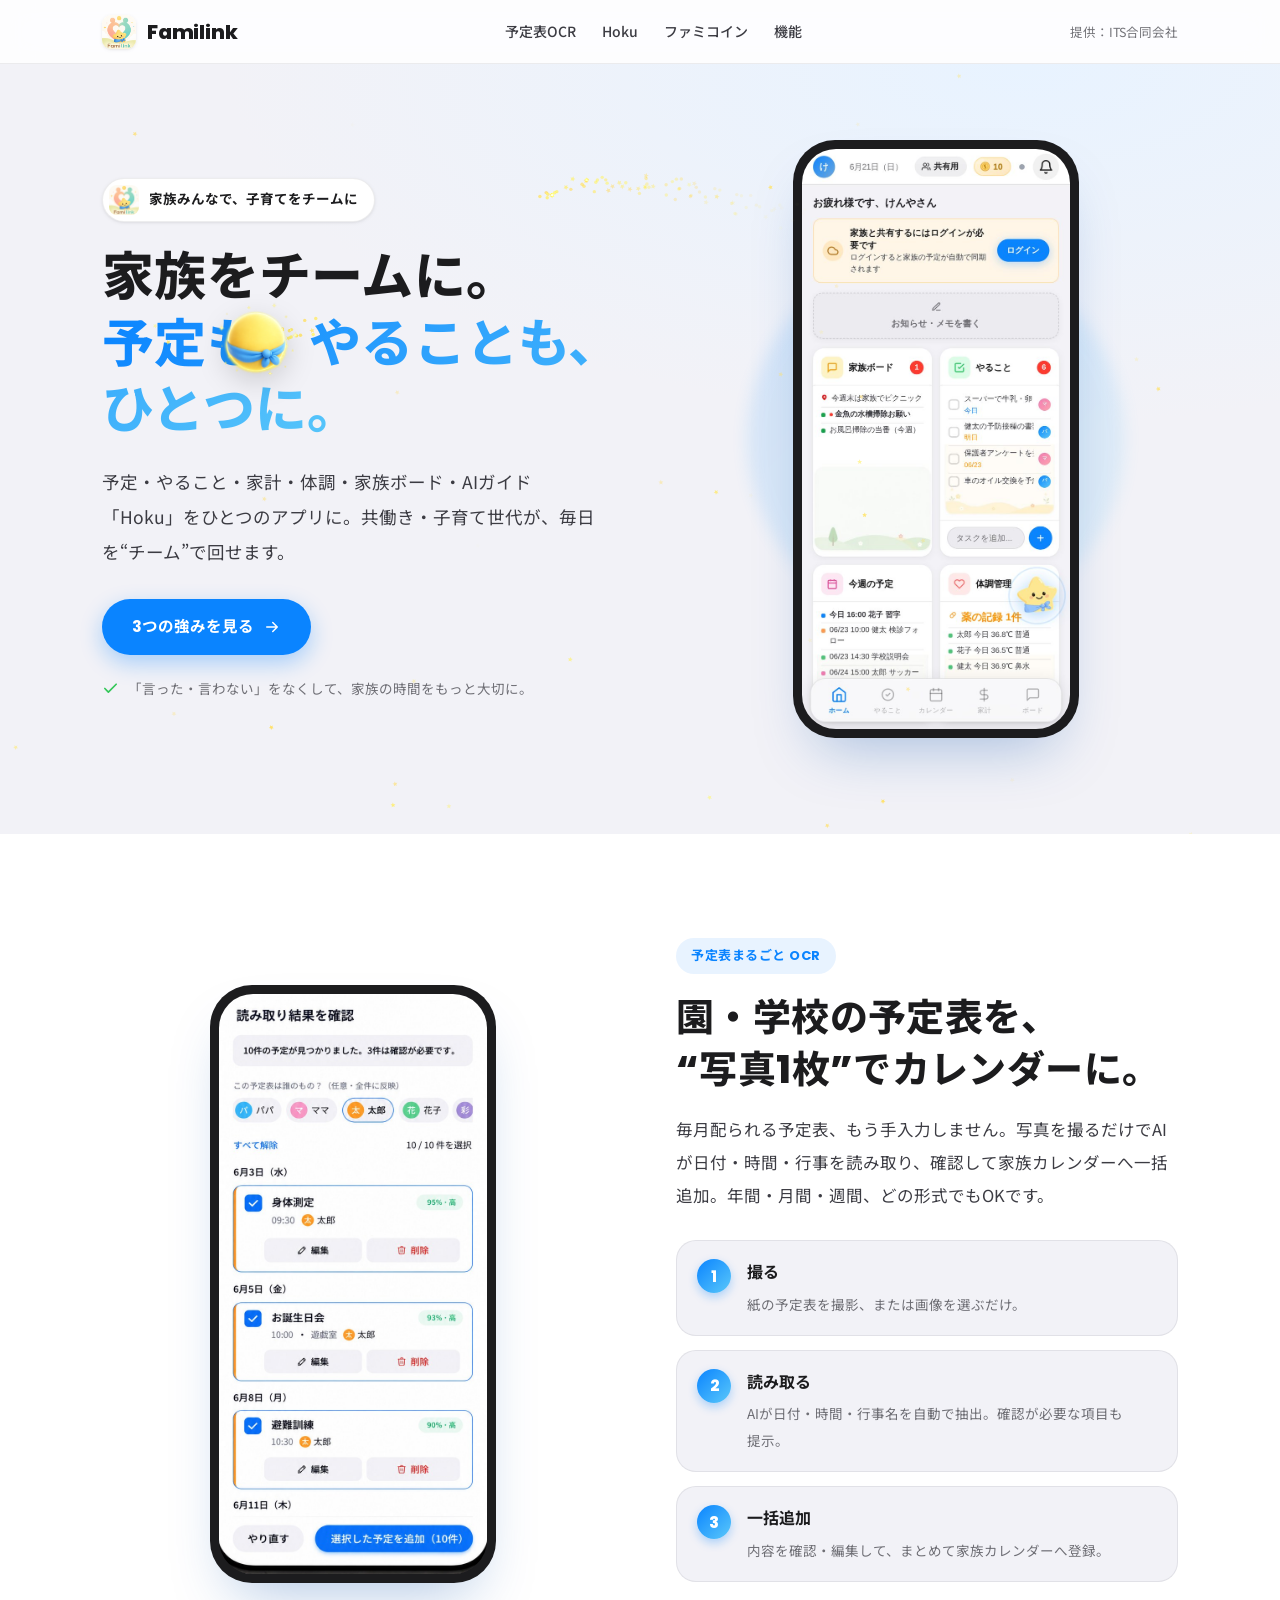
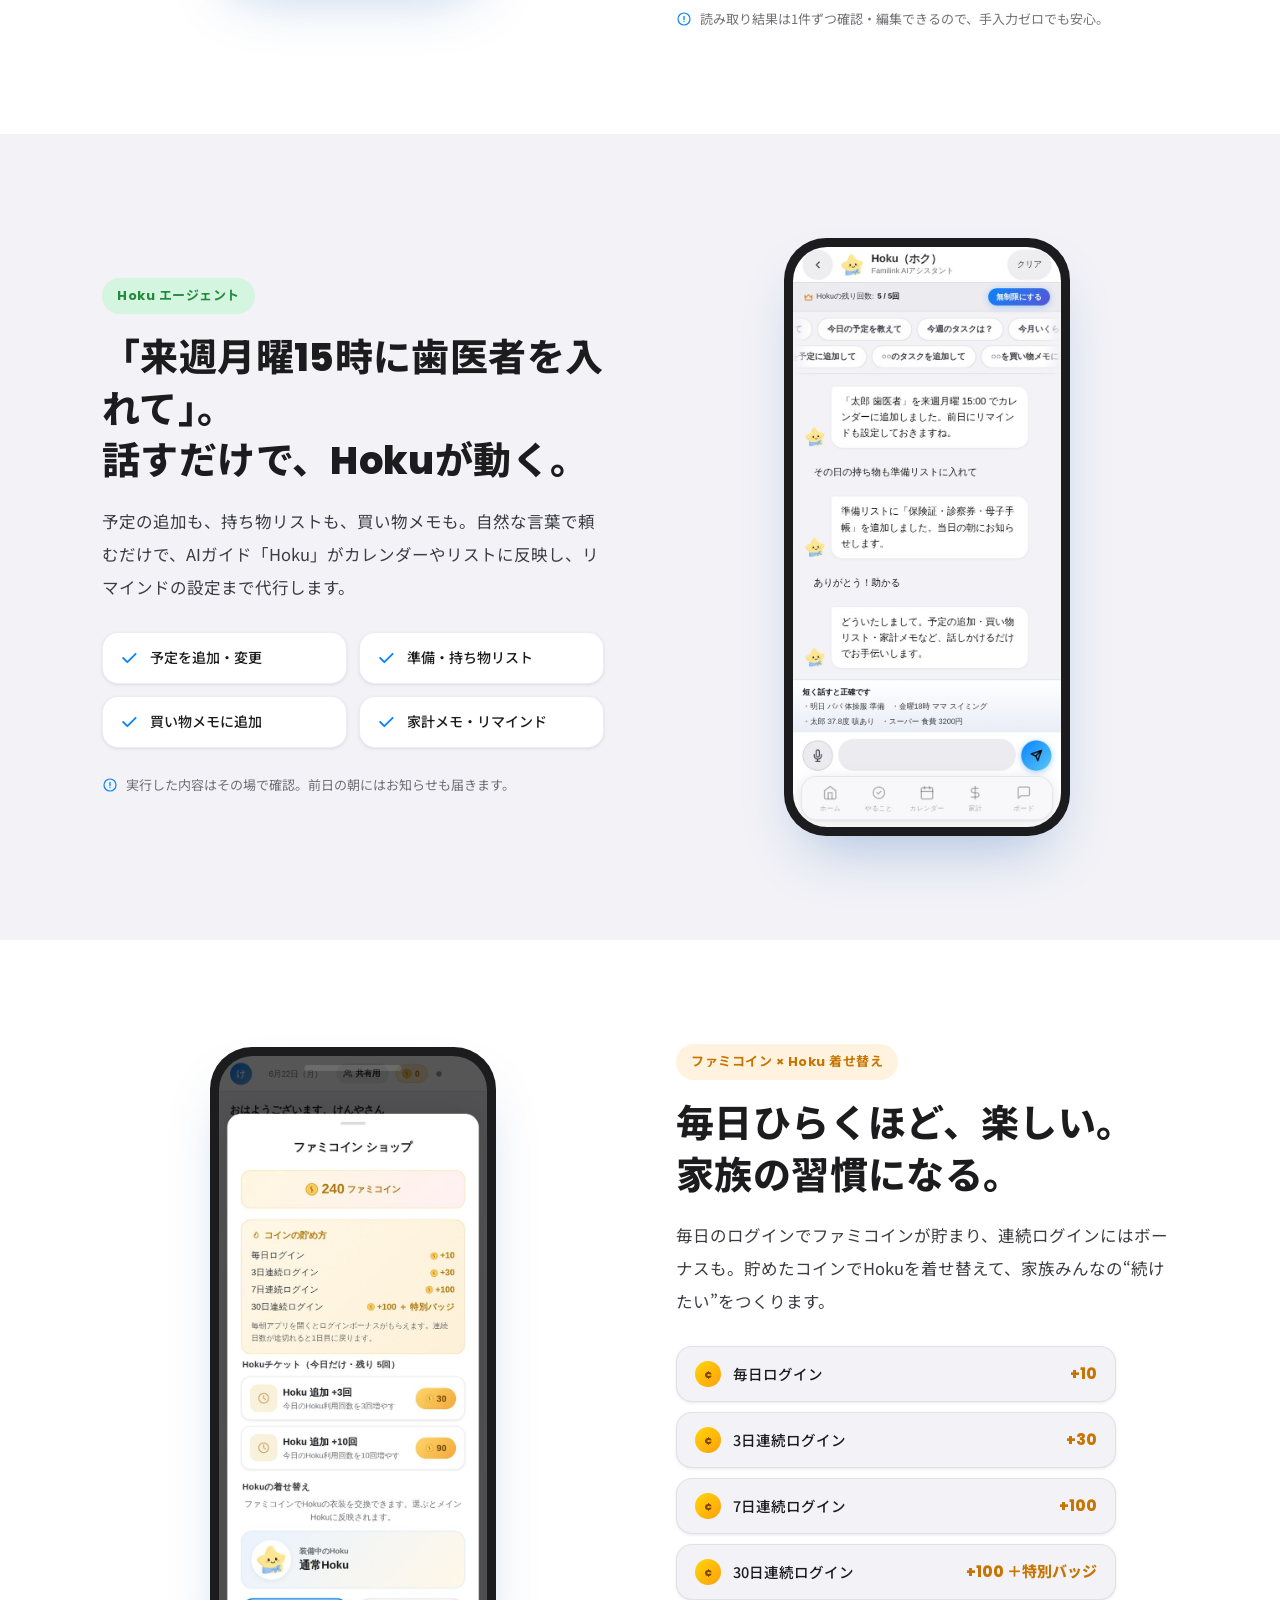
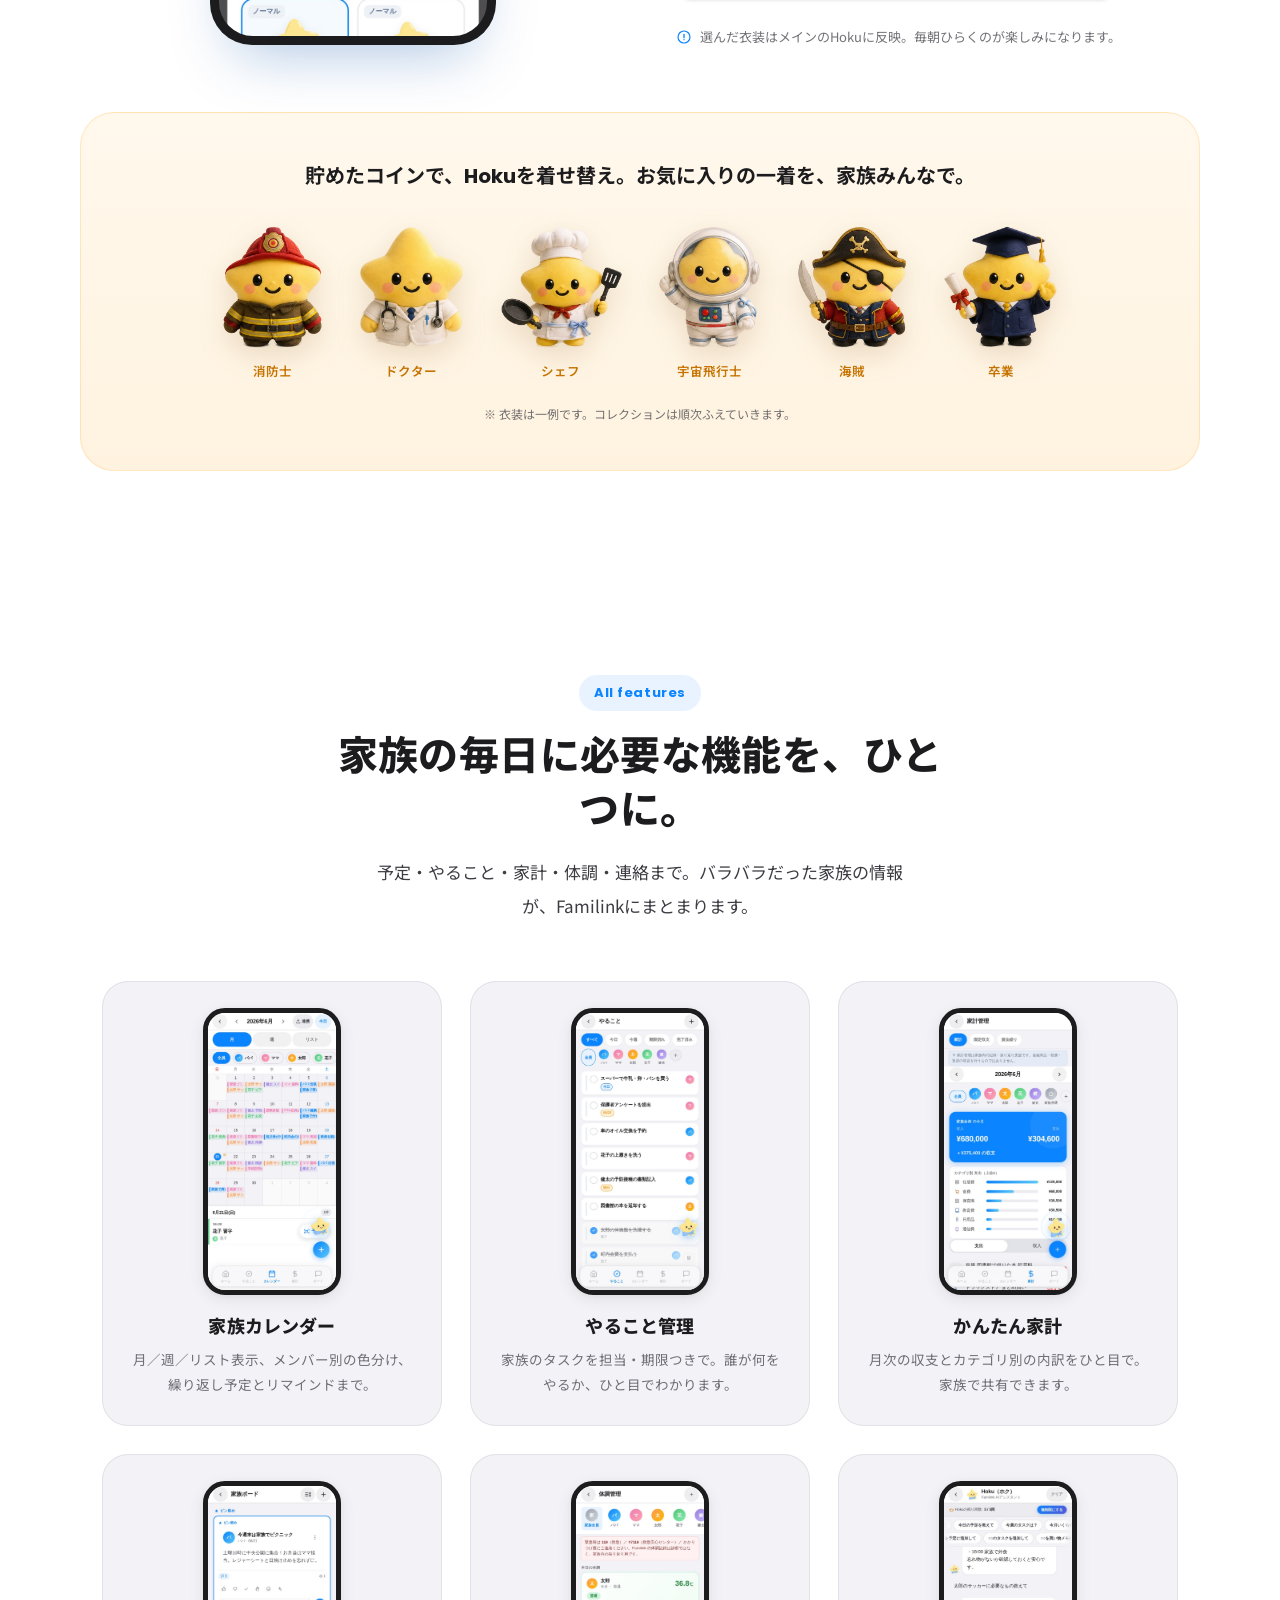
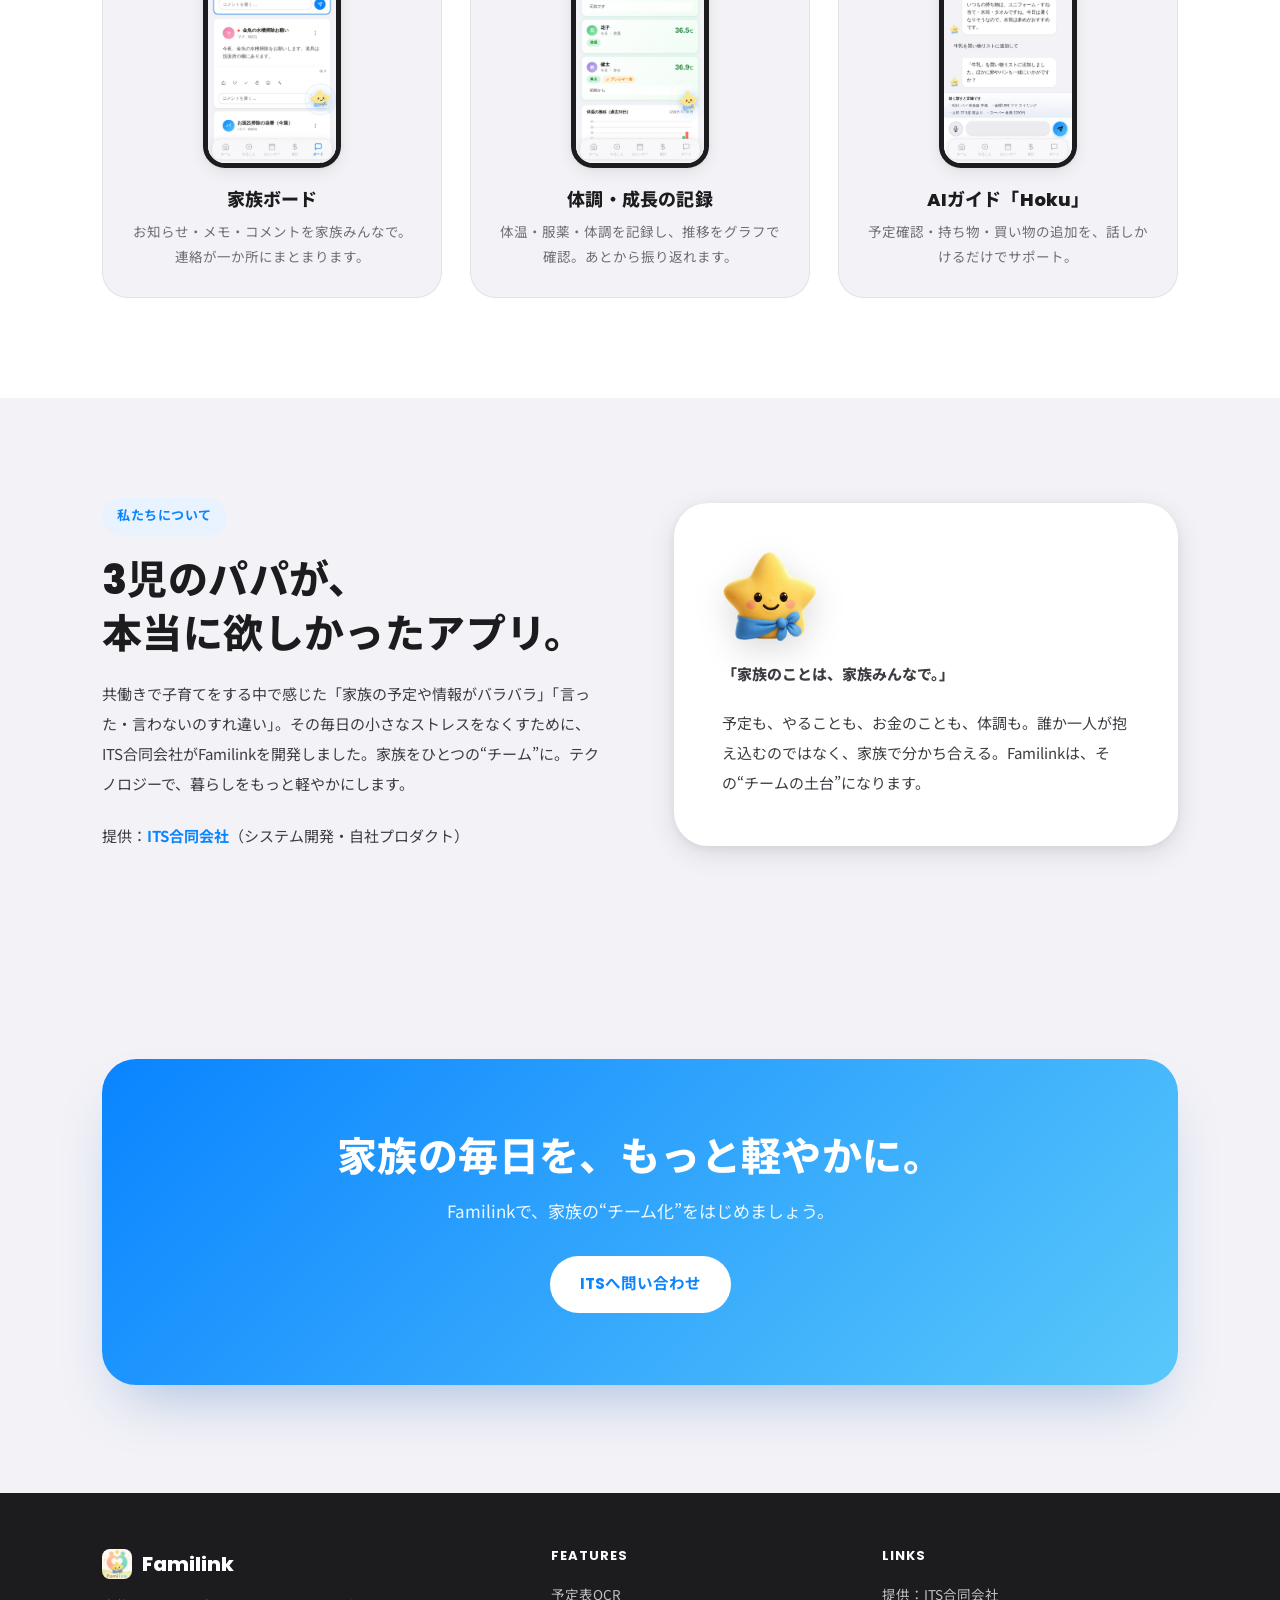
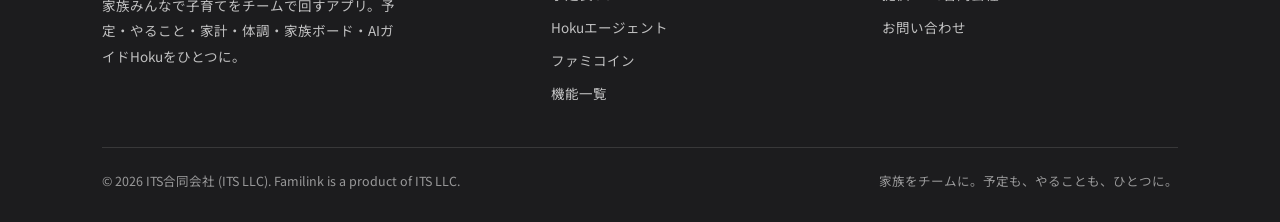
<file: familink.html>
<!DOCTYPE html>
<html lang="ja">
<head>
<meta charset="UTF-8">
<meta name="viewport" content="width=device-width, initial-scale=1.0">
<title>Familink（ファミリンク） — 家族をチームに。予定も、やることも、ひとつに。</title>
<meta name="description" content="家族みんなで子育てをチームで回すアプリ。予定表は写真1枚でカレンダーにOCR自動登録。AIガイドHokuが話すだけで予定・準備・買い物を代行。予定・やること・家計・体調・家族ボードをひとつに。提供：ITS合同会社。">
<meta name="keywords" content="Familink,ファミリンク,家族,子育て,共有カレンダー,予定表OCR,AIアシスタント,家計簿,タスク管理,ITS合同会社">
<link rel="canonical" href="https://ktakahashi7755-creator.github.io/-ITS-HP/familink.html">
<meta name="theme-color" content="#0A84FF">
<meta property="og:type" content="website">
<meta property="og:title" content="Familink — 家族をチームに。予定も、やることも、ひとつに。">
<meta property="og:description" content="予定表は写真1枚でカレンダーに自動登録。AIガイドHokuが話すだけで予定・準備・買い物を代行。家族の毎日をひとつに。">
<meta property="og:url" content="https://ktakahashi7755-creator.github.io/-ITS-HP/familink.html">
<meta property="og:image" content="https://ktakahashi7755-creator.github.io/-ITS-HP/images/familink/lp/ogp.png">
<meta property="og:site_name" content="Familink">
<meta property="og:locale" content="ja_JP">
<meta property="og:image:width" content="1200">
<meta property="og:image:height" content="630">
<meta property="og:image:alt" content="Familink — 家族をチームに。">
<meta name="twitter:card" content="summary_large_image">
<meta name="twitter:description" content="予定表は写真1枚でカレンダーに自動登録。AIガイドHokuが話すだけで予定・準備・買い物を代行。家族の毎日をひとつに。">
<meta name="twitter:title" content="Familink — 家族をチームに。">
<meta name="twitter:image" content="https://ktakahashi7755-creator.github.io/-ITS-HP/images/familink/lp/ogp.png">
<link rel="icon" type="image/png" href="images/familink/lp/app-icon.png">
<link rel="apple-touch-icon" href="images/familink/lp/app-icon.png">
<link rel="preconnect" href="https://fonts.googleapis.com">
<link rel="preconnect" href="https://fonts.gstatic.com" crossorigin>
<link href="https://fonts.googleapis.com/css2?family=Poppins:wght@600;700;800;900&family=Noto+Sans+JP:wght@400;500;700;800&display=swap" rel="stylesheet">
<script type="application/ld+json">
{
  "@context": "https://schema.org",
  "@type": "SoftwareApplication",
  "name": "Familink",
  "applicationCategory": "LifestyleApplication",
  "operatingSystem": "Web, iOS",
  "description": "家族みんなで子育てをチームで回すアプリ。予定・やること・家計・体調・家族ボード・AIガイドHokuをひとつに。予定表は写真1枚でカレンダーにOCR自動登録。",
  "offers": { "@type": "Offer", "price": "0", "priceCurrency": "JPY" },
  "publisher": {
    "@type": "Organization",
    "name": "ITS合同会社",
    "url": "https://ktakahashi7755-creator.github.io/-ITS-HP/"
  }
}
</script>
<script type="application/ld+json">
{
  "@context": "https://schema.org",
  "@type": "BreadcrumbList",
  "itemListElement": [
    { "@type": "ListItem", "position": 1, "name": "ホーム", "item": "https://ktakahashi7755-creator.github.io/-ITS-HP/" },
    { "@type": "ListItem", "position": 2, "name": "Familink", "item": "https://ktakahashi7755-creator.github.io/-ITS-HP/familink.html" }
  ]
}
</script>
<style>
  :root{
    --primary:#0A84FF; --primary-dark:#0060D8; --primary-light:#E8F3FF; --primary-mid:#C7E2FF;
    --secondary:#34C759; --secondary-dark:#248A3D; --secondary-light:#D4F5DF;
    --accent:#FF9F0A; --accent-dark:#C77400; --accent-light:#FFF3E0;
    --bg:#F2F2F7; --card:#FFFFFF; --muted:#EBEBF0; --inset:#EFEFF4;
    --ink:#1C1C1E; --ink-sub:#3C3C43; --ink-muted:rgba(60,60,67,.72);
    --border:rgba(60,60,67,.14); --border-light:rgba(60,60,67,.09);
    --grad-primary:linear-gradient(135deg,#0A84FF 0%,#5AC8FA 100%);
    --grad-secondary:linear-gradient(135deg,#34C759 0%,#0A84FF 100%);
    --grad-accent:linear-gradient(135deg,#FFD60A 0%,#FF9F0A 100%);
    --r-sm:10px; --r:16px; --r-lg:20px; --r-xl:26px; --r-2xl:34px; --r-full:9999px;
    --sh-sm:0 1px 4px rgba(0,0,0,.06),0 1px 2px rgba(0,0,0,.04);
    --sh:0 4px 16px rgba(0,0,0,.08),0 1px 4px rgba(0,0,0,.04);
    --sh-lg:0 8px 28px rgba(0,0,0,.10),0 2px 8px rgba(0,0,0,.06);
    --sh-blue:0 30px 60px -24px rgba(10,80,170,.34);
    --t:.22s cubic-bezier(.4,0,.2,1); --t-spring:.38s cubic-bezier(.34,1.36,.64,1);
    --font-body:'Noto Sans JP',-apple-system,BlinkMacSystemFont,'Hiragino Kaku Gothic ProN','Yu Gothic',sans-serif;
    --font-display:'Poppins','Noto Sans JP',-apple-system,BlinkMacSystemFont,sans-serif;
    --nav-h:64px; --maxw:1120px;
  }
  *{margin:0;padding:0;box-sizing:border-box}
  html{scroll-behavior:smooth;-webkit-text-size-adjust:100%}
  body{font-family:var(--font-body);color:var(--ink);background:var(--bg);line-height:1.7;
       overflow-x:hidden;-webkit-font-smoothing:antialiased;text-rendering:optimizeLegibility;text-wrap:pretty}
  main{overflow-x:clip}
  img{max-width:100%;height:auto;display:block}
  a{color:inherit;text-decoration:none}
  .wrap{max-width:var(--maxw);margin:0 auto;padding:0 22px}
  section{position:relative}
  .eyebrow{display:inline-flex;align-items:center;gap:8px;font-family:var(--font-display);font-weight:700;
           font-size:13px;letter-spacing:.04em;color:var(--primary);background:var(--primary-light);
           padding:7px 15px;border-radius:var(--r-full);margin-bottom:18px}
  .eyebrow--green{color:var(--secondary-dark);background:var(--secondary-light)}
  .eyebrow--accent{color:var(--accent-dark);background:var(--accent-light)}
  h1,h2,h3{font-family:var(--font-display);font-weight:800;color:var(--ink);line-height:1.32;letter-spacing:.01em}
  .h2{font-size:clamp(26px,4.2vw,40px);line-height:1.35;margin-bottom:18px}
  .lead{font-size:clamp(15px,1.7vw,17px);line-height:2;color:var(--ink-sub);max-width:540px}
  /* buttons */
  .btn{display:inline-flex;align-items:center;justify-content:center;gap:9px;font-family:var(--font-display);
       font-weight:700;font-size:15.5px;padding:15px 30px;border-radius:var(--r-full);border:none;cursor:pointer;
       transition:transform var(--t),box-shadow var(--t),background var(--t);white-space:nowrap}
  .btn svg{width:18px;height:18px}
  .btn--primary{background:var(--primary);color:#fff;box-shadow:0 8px 22px rgba(10,132,255,.32)}
  .btn--primary:hover{background:var(--primary-dark);transform:translateY(-2px);box-shadow:0 12px 28px rgba(10,132,255,.4)}
  .btn--ghost{background:#fff;color:var(--ink);box-shadow:var(--sh-sm);border:1px solid var(--border-light)}
  .btn--ghost:hover{transform:translateY(-2px);box-shadow:var(--sh)}
  .btn--light{background:#fff;color:var(--primary)}
  .btn--light:hover{transform:translateY(-2px);box-shadow:var(--sh-lg)}
  .btn--ghost-light{background:transparent;color:#fff;border:1.5px solid rgba(255,255,255,.5)}
  .btn--ghost-light:hover{background:rgba(255,255,255,.12)}
  /* phone device mock */
  .phone{flex:none;width:clamp(228px,64vw,286px);border-radius:42px;background:#1C1C1E;padding:9px;
         box-shadow:var(--sh-blue);position:relative}
  .phone::before{content:'';position:absolute;top:18px;left:50%;transform:translateX(-50%);width:34%;height:6px;
                 background:rgba(255,255,255,.12);border-radius:99px;z-index:2}
  .phone img{width:100%;border-radius:34px}
  .float-hoku{position:absolute;width:clamp(86px,18vw,118px);height:auto;animation:floaty 4.5s ease-in-out infinite;
              filter:drop-shadow(0 10px 16px rgba(0,0,0,.14));z-index:3;pointer-events:none}
  @keyframes floaty{0%,100%{transform:translateY(0) rotate(-2deg)}50%{transform:translateY(-12px) rotate(2deg)}}

  /* ---------- Hero Hoku — cinematic 3D entrance ---------- */
  .hoku-fx{position:absolute;inset:0;width:100%;height:100%;z-index:6;pointer-events:none}
  .hoku-hero{position:absolute;left:0;top:0;width:clamp(118px,23vw,158px);height:auto;z-index:7;
             transform-origin:50% 60%;will-change:transform,opacity,filter;pointer-events:none;
             filter:drop-shadow(0 12px 20px rgba(0,0,0,.16))}
  .hoku-hero.is-anim{opacity:0}
  /* gentle perpetual idle once landed (added by JS) — starts at neutral for a seamless hand-off */
  @keyframes hokuIdle{0%,100%{transform:translateY(0) rotate(0deg)}50%{transform:translateY(-6px) rotate(1.3deg)}}
  .hoku-hero.is-idle{animation:hokuIdle 5s ease-in-out infinite}
  @media(prefers-reduced-motion:reduce){
    .hoku-fx{display:none}
    .hoku-hero{opacity:1!important;transform:none!important;animation:floaty 5s ease-in-out infinite}
  }

  /* ---------- header ---------- */
  header.nav{position:sticky;top:0;z-index:50;height:var(--nav-h);display:flex;align-items:center;
             background:rgba(255,255,255,.82);backdrop-filter:saturate(180%) blur(16px);
             -webkit-backdrop-filter:saturate(180%) blur(16px);border-bottom:1px solid var(--border-light)}
  .nav__in{display:flex;align-items:center;justify-content:space-between;width:100%}
  .brand{display:flex;align-items:center;gap:11px}
  .brand img{width:34px;height:34px;border-radius:9px;box-shadow:var(--sh-sm)}
  .brand b{font-family:var(--font-display);font-weight:800;font-size:20px;letter-spacing:-.01em}
  .nav__links{display:flex;align-items:center;gap:26px}
  .nav__links a{font-size:14px;font-weight:500;color:var(--ink-sub);transition:color var(--t)}
  .nav__links a:hover{color:var(--primary)}
  .nav__cta{display:flex;align-items:center;gap:14px}
  .nav__its{font-size:12.5px;color:var(--ink-muted);white-space:nowrap}
  .nav__its:hover{color:var(--primary)}
  .btn--sm{padding:10px 20px;font-size:14px}
  @media(max-width:860px){.nav__links{display:none}.nav__its{display:none}}

  /* ---------- hero ---------- */
  .hero{position:relative;overflow:hidden;padding:clamp(40px,7vw,76px) 0 clamp(54px,8vw,96px);
        background:radial-gradient(120% 90% at 80% 0%,#E8F3FF 0%,#F2F2F7 52%)}
  .hero__in{display:grid;grid-template-columns:1.05fr .95fr;gap:clamp(30px,5vw,56px);align-items:center}
  .hero__badge{display:inline-flex;align-items:center;gap:10px;background:#fff;border:1px solid var(--border-light);
               border-radius:var(--r-full);padding:6px 16px 6px 6px;box-shadow:var(--sh-sm);margin-bottom:22px}
  .hero__badge img{width:30px;height:30px;border-radius:8px}
  .hero__badge span{font-family:var(--font-display);font-weight:700;font-size:13.5px}
  .hero h1{font-size:clamp(30px,5.4vw,52px);line-height:1.28;letter-spacing:.005em;margin-bottom:20px}
  .hero h1 .accent{background:var(--grad-primary);-webkit-background-clip:text;background-clip:text;color:transparent}
  .hero__sub{font-size:clamp(15px,1.8vw,17.5px);line-height:2;color:var(--ink-sub);max-width:500px;margin-bottom:30px}
  .hero__actions{display:flex;flex-wrap:wrap;gap:14px;margin-bottom:22px}
  .hero__trust{display:flex;align-items:center;gap:9px;font-size:13.5px;color:var(--ink-muted)}
  .hero__trust svg{width:17px;height:17px;color:var(--secondary)}
  .hero__visual{position:relative;display:flex;justify-content:center;align-items:center;min-height:300px}
  .hero__visual .float-hoku{left:-6%;bottom:8%}
  .hero__blob{position:absolute;width:78%;aspect-ratio:1;border-radius:50%;
              background:var(--grad-primary);opacity:.12;filter:blur(8px);z-index:0}

  /* ---------- feature (star) sections ---------- */
  .feat{padding:clamp(56px,9vw,104px) 0}
  .feat:nth-of-type(even){background:#fff}
  .feat__in{display:grid;grid-template-columns:1fr 1fr;gap:clamp(34px,6vw,72px);align-items:center}
  .feat__in--solo{grid-template-columns:1fr;max-width:880px;margin-inline:auto;text-align:center}
  .feat__in--solo .feat__lead{margin-inline:auto;margin-bottom:34px}
  .feat__in--solo .steps{display:grid;grid-template-columns:repeat(3,1fr);text-align:left;margin-bottom:22px}
  .feat__in--solo .feat__note{justify-content:center}
  @media(max-width:680px){.feat__in--solo .steps{grid-template-columns:1fr}}
  .feat--rev .feat__media{order:2}
  .feat__media{display:flex;justify-content:center;position:relative}
  .feat__media .float-hoku{right:-4%;top:-2%}
  .feat__title{font-size:clamp(25px,3.8vw,38px);line-height:1.36;margin-bottom:18px}
  .feat__lead{font-size:clamp(15px,1.7vw,16.5px);line-height:2;color:var(--ink-sub);margin-bottom:28px}
  /* steps */
  .steps{display:flex;flex-direction:column;gap:14px;margin-bottom:26px}
  .step{display:flex;gap:16px;align-items:flex-start;background:var(--bg);border:1px solid var(--border-light);
        border-radius:var(--r-lg);padding:18px 20px}
  .feat:nth-of-type(even) .step{background:var(--bg)}
  .step__n{flex:none;width:34px;height:34px;border-radius:var(--r-full);background:var(--grad-primary);color:#fff;
           font-family:var(--font-display);font-weight:800;font-size:15px;display:grid;place-items:center;box-shadow:0 4px 10px rgba(10,132,255,.3)}
  .step__b strong{display:block;font-family:var(--font-display);font-weight:700;font-size:16px;margin-bottom:3px}
  .step__b span{font-size:13.5px;color:var(--ink-muted);line-height:1.8}
  .feat__note{font-size:13px;color:var(--ink-muted);display:flex;gap:8px;align-items:flex-start}
  .feat__note svg{width:16px;height:16px;color:var(--primary);flex:none;margin-top:3px}
  /* can-do list */
  .cando{display:grid;grid-template-columns:1fr 1fr;gap:12px;margin-bottom:26px}
  .cando li{list-style:none;display:flex;align-items:center;gap:11px;background:#fff;border:1px solid var(--border-light);
            border-radius:var(--r);padding:13px 16px;font-size:14px;font-weight:500;box-shadow:var(--sh-sm)}
  .feat:nth-of-type(even) .cando li{background:var(--bg)}
  .cando li svg{width:20px;height:20px;color:var(--primary);flex:none}
  /* coin rewards */
  .rewards{display:flex;flex-direction:column;gap:10px;margin-bottom:26px;max-width:440px}
  .reward{display:flex;align-items:center;justify-content:space-between;gap:14px;background:#fff;
          border:1px solid var(--border-light);border-radius:var(--r);padding:14px 18px;box-shadow:var(--sh-sm)}
  .feat:nth-of-type(even) .reward{background:var(--bg)}
  .reward__l{display:flex;align-items:center;gap:12px;font-size:14.5px;font-weight:500}
  .reward__l .coin{width:26px;height:26px;border-radius:var(--r-full);background:var(--grad-accent);display:grid;place-items:center;flex:none;
                   font-family:var(--font-display);font-weight:800;font-size:12px;color:#7C4400}
  .reward__v{font-family:var(--font-display);font-weight:800;font-size:15px;color:var(--accent-dark);white-space:nowrap}
  /* coin: 着せ替えコレクション */
  .coin-collection{margin-top:clamp(40px,5vw,64px);background:linear-gradient(180deg,#FFF8EC 0%,#FFF3E0 100%);
                   border:1px solid rgba(255,159,10,.2);border-radius:var(--r-2xl);padding:clamp(30px,4vw,46px) 20px;text-align:center}
  .coin-collection__cap{font-family:var(--font-display);font-weight:700;font-size:clamp(16px,2.1vw,20px);color:var(--ink);margin-bottom:clamp(20px,3vw,30px)}
  .coin-collection__row{display:flex;justify-content:center;flex-wrap:wrap;gap:clamp(10px,2.4vw,30px)}
  .coin-collection figure{margin:0;display:flex;flex-direction:column;align-items:center;gap:9px;transition:transform var(--t-spring)}
  .coin-collection figure:hover{transform:translateY(-7px) scale(1.05)}
  .coin-collection img{height:clamp(94px,14vw,128px);width:auto;filter:drop-shadow(0 9px 14px rgba(120,70,0,.16))}
  .coin-collection figcaption{font-size:12.5px;font-weight:600;color:var(--accent-dark)}
  .coin-collection__note{font-size:12px;color:var(--ink-muted);margin-top:22px}

  /* ---------- features grid ---------- */
  .grid-sec{padding:clamp(56px,9vw,100px) 0;background:#fff}
  .sec-head{text-align:center;max-width:620px;margin:0 auto clamp(40px,5vw,58px)}
  .sec-head .lead{margin:14px auto 0}
  .fgrid{display:grid;grid-template-columns:repeat(3,1fr);gap:clamp(18px,2.4vw,28px)}
  .fcard{background:var(--bg);border:1px solid var(--border-light);border-radius:var(--r-xl);padding:26px 24px 28px;
         transition:transform var(--t),box-shadow var(--t)}
  .fcard:hover{transform:translateY(-5px);box-shadow:var(--sh-lg)}
  .fcard__shot{width:138px;margin:0 auto 20px;border-radius:22px;border:5px solid #1C1C1E;box-shadow:var(--sh);background:#000}
  .fcard h3{font-size:18px;margin-bottom:8px;text-align:center}
  .fcard p{font-size:13.5px;line-height:1.85;color:var(--ink-muted);text-align:center}

  /* ---------- about ---------- */
  .about{padding:clamp(56px,9vw,100px) 0;background:var(--bg)}
  .about__in{display:grid;grid-template-columns:1fr 1fr;gap:clamp(34px,6vw,68px);align-items:center}
  .about__card{background:var(--card);border-radius:var(--r-2xl);padding:clamp(30px,4vw,48px);box-shadow:var(--sh-lg);position:relative;overflow:hidden}
  .about__card .float-hoku{position:static;width:96px;margin-bottom:18px;animation:floaty 5s ease-in-out infinite}
  .about__quote{font-family:var(--font-display);font-weight:800;font-size:clamp(20px,2.6vw,26px);line-height:1.6;margin-bottom:18px;text-wrap:balance}
  .about p{font-size:15px;line-height:2;color:var(--ink-sub)}
  .about__by{margin-top:22px;font-size:13.5px;line-height:1.9;color:var(--ink-muted);word-break:keep-all;overflow-wrap:anywhere}
  .about__by a{color:var(--primary);font-weight:700;white-space:nowrap}

  /* ---------- CTA ---------- */
  .cta{padding:clamp(60px,9vw,108px) 0}
  .cta__card{background:var(--grad-primary);border-radius:var(--r-2xl);padding:clamp(40px,6vw,72px) 28px;text-align:center;
             color:#fff;position:relative;overflow:hidden;box-shadow:var(--sh-blue)}
  .cta__card .float-hoku{position:absolute;right:7%;bottom:10%;width:clamp(70px,12vw,110px);opacity:.95}
  .cta h2{color:#fff;font-size:clamp(26px,4vw,40px);margin-bottom:14px;position:relative}
  .cta p{font-size:clamp(15px,1.8vw,17px);color:rgba(255,255,255,.92);margin-bottom:30px;position:relative}
  .cta__actions{display:flex;flex-wrap:wrap;gap:14px;justify-content:center;position:relative}

  /* ---------- footer ---------- */
  footer{background:var(--ink);color:rgba(255,255,255,.72);padding:54px 0 30px;font-size:14px}
  .foot__top{display:grid;grid-template-columns:1.4fr 1fr 1fr;gap:34px;margin-bottom:38px}
  .foot__brand b{font-family:var(--font-display);font-weight:800;font-size:20px;color:#fff;display:flex;align-items:center;gap:10px}
  .foot__brand img{width:30px;height:30px;border-radius:8px}
  .foot__brand p{margin-top:12px;font-size:13.5px;line-height:1.9;max-width:300px}
  .foot__col h3{font-family:var(--font-display);font-weight:700;font-size:13px;letter-spacing:.08em;text-transform:uppercase;color:#fff;margin-bottom:14px}
  .foot__col a{display:block;font-size:13.5px;padding:5px 0;color:rgba(255,255,255,.72);transition:color var(--t)}
  .foot__col a:hover{color:#fff}
  .tag-req{font-size:10px;font-weight:700;color:var(--accent);border:1px solid rgba(255,159,10,.4);border-radius:5px;padding:1px 5px;margin-left:6px;vertical-align:middle}
  .foot__bot{border-top:1px solid rgba(255,255,255,.12);padding-top:22px;display:flex;flex-wrap:wrap;gap:10px;justify-content:space-between;align-items:center;font-size:12.5px;color:rgba(255,255,255,.55)}

  /* reveal */
  .rv{opacity:0;transform:translateY(22px);transition:opacity .7s var(--t),transform .7s cubic-bezier(.4,0,.2,1)}
  .rv.in{opacity:1;transform:none}
  @media(prefers-reduced-motion:reduce){.rv{opacity:1;transform:none;transition:none}.float-hoku{animation:none}}

  /* ---------- responsive ---------- */
  @media(max-width:860px){
    .hero__in,.feat__in,.about__in{grid-template-columns:1fr;gap:34px}
    .feat--rev .feat__media{order:0}
    .hero__visual{order:-1}
    .fgrid{grid-template-columns:repeat(2,1fr)}
    .hero h1 br{display:none}
  }
  @media(max-width:560px){
    .fgrid{grid-template-columns:1fr 1fr;gap:14px}
    .fcard{padding:20px 14px 22px}
    .fcard__shot{width:118px}
    .cando{grid-template-columns:1fr}
    .foot__top{grid-template-columns:1fr 1fr;gap:24px}
    .foot__brand{grid-column:1/-1}
    .btn{width:100%}
    .hero__actions,.cta__actions{width:100%}
  }
</style>
</head>
<body>

<!-- ============ HEADER ============ -->
<header class="nav">
  <div class="wrap nav__in">
    <a href="#top" class="brand" aria-label="Familink ホーム"><img src="images/familink/lp/app-icon.png" alt="Familink アプリアイコン" width="34" height="34"><b>Familink</b></a>
    <nav class="nav__links" aria-label="ページ内ナビゲーション">
      <a href="#ocr">予定表OCR</a>
      <a href="#hoku">Hoku</a>
      <a href="#coin">ファミコイン</a>
      <a href="#features">機能</a>
    </nav>
    <div class="nav__cta">
      <a href="index.html" class="nav__its">提供：ITS合同会社</a>
    </div>
  </div>
</header>

<main id="top">

<!-- ============ HERO ============ -->
<section class="hero">
  <div class="wrap hero__in">
    <div class="hero__copy">
      <div class="hero__badge"><img src="images/familink/lp/app-icon.png" alt="" aria-hidden="true" width="30" height="30"><span>家族みんなで、子育てをチームに</span></div>
      <h1>家族をチームに。<br><span class="accent">予定も、やることも、ひとつに。</span></h1>
      <p class="hero__sub">予定・やること・家計・体調・家族ボード・AIガイド「Hoku」をひとつのアプリに。共働き・子育て世代が、毎日を“チーム”で回せます。</p>
      <div class="hero__actions">
        <a href="#ocr" class="btn btn--primary">3つの強みを見る
          <svg viewBox="0 0 24 24" fill="none" aria-hidden="true"><path d="M5 12h14M13 6l6 6-6 6" stroke="currentColor" stroke-width="2" stroke-linecap="round" stroke-linejoin="round"/></svg>
        </a>
      </div>
      <p class="hero__trust"><svg viewBox="0 0 24 24" fill="none" aria-hidden="true"><path d="M20 6L9 17l-5-5" stroke="currentColor" stroke-width="2.4" stroke-linecap="round" stroke-linejoin="round"/></svg>「言った・言わない」をなくして、家族の時間をもっと大切に。</p>
    </div>
    <div class="hero__visual">
      <span class="hero__blob" aria-hidden="true"></span>
      <div class="phone"><img src="images/familink/lp/home.jpg" alt="Familink ホーム画面：家族ボード・やること・今週の予定・体調をひと目で確認" width="640" height="1385" fetchpriority="high"></div>
    </div>
  </div>
  <canvas class="hoku-fx" aria-hidden="true"></canvas>
  <img class="hoku-hero" src="images/familink/hoku/hero-open.webp" alt="AIガイド Hoku — 家族を支えるAIパートナー" width="600" height="600" loading="eager">
</section>

<!-- ============ ★1 OCR ============ -->
<section class="feat" id="ocr">
  <div class="wrap feat__in">
    <div class="feat__media rv">
      <div class="phone"><img src="images/familink/lp/ocr.jpg?v=3" alt="予定表OCRの読み取り結果確認画面：撮影した予定表から日付・時間・行事をAIが抽出し、確認して家族カレンダーへ一括追加" width="640" height="1386" loading="lazy"></div>
    </div>
    <div class="feat__body rv">
      <span class="eyebrow">予定表まるごと OCR</span>
      <h2 class="feat__title">園・学校の予定表を、<br>“写真1枚”でカレンダーに。</h2>
      <p class="feat__lead">毎月配られる予定表、もう手入力しません。写真を撮るだけでAIが日付・時間・行事を読み取り、確認して家族カレンダーへ一括追加。年間・月間・週間、どの形式でもOKです。</p>
      <div class="steps">
        <div class="step"><span class="step__n">1</span><div class="step__b"><strong>撮る</strong><span>紙の予定表を撮影、または画像を選ぶだけ。</span></div></div>
        <div class="step"><span class="step__n">2</span><div class="step__b"><strong>読み取る</strong><span>AIが日付・時間・行事名を自動で抽出。確認が必要な項目も提示。</span></div></div>
        <div class="step"><span class="step__n">3</span><div class="step__b"><strong>一括追加</strong><span>内容を確認・編集して、まとめて家族カレンダーへ登録。</span></div></div>
      </div>
      <p class="feat__note"><svg viewBox="0 0 24 24" fill="none" aria-hidden="true"><path d="M12 8v5M12 16h.01" stroke="currentColor" stroke-width="2" stroke-linecap="round"/><circle cx="12" cy="12" r="9" stroke="currentColor" stroke-width="1.8"/></svg>読み取り結果は1件ずつ確認・編集できるので、手入力ゼロでも安心。</p>
    </div>
  </div>
</section>

<!-- ============ ★2 HOKU AGENT ============ -->
<section class="feat feat--rev" id="hoku">
  <div class="wrap feat__in">
    <div class="feat__media rv">
      <div class="phone"><img src="images/familink/lp/hoku-agent.jpg" alt="Hokuエージェントの会話画面：話しかけるだけで予定追加・準備リスト・買い物メモを代行" width="640" height="1385" loading="lazy"></div>
    </div>
    <div class="feat__body rv">
      <span class="eyebrow eyebrow--green">Hoku エージェント</span>
      <h2 class="feat__title">「来週月曜15時に歯医者を入れて」。<br>話すだけで、Hokuが動く。</h2>
      <p class="feat__lead">予定の追加も、持ち物リストも、買い物メモも。自然な言葉で頼むだけで、AIガイド「Hoku」がカレンダーやリストに反映し、リマインドの設定まで代行します。</p>
      <ul class="cando">
        <li><svg viewBox="0 0 24 24" fill="none" aria-hidden="true"><path d="M5 12l5 5L20 7" stroke="currentColor" stroke-width="2.2" stroke-linecap="round" stroke-linejoin="round"/></svg>予定を追加・変更</li>
        <li><svg viewBox="0 0 24 24" fill="none" aria-hidden="true"><path d="M5 12l5 5L20 7" stroke="currentColor" stroke-width="2.2" stroke-linecap="round" stroke-linejoin="round"/></svg>準備・持ち物リスト</li>
        <li><svg viewBox="0 0 24 24" fill="none" aria-hidden="true"><path d="M5 12l5 5L20 7" stroke="currentColor" stroke-width="2.2" stroke-linecap="round" stroke-linejoin="round"/></svg>買い物メモに追加</li>
        <li><svg viewBox="0 0 24 24" fill="none" aria-hidden="true"><path d="M5 12l5 5L20 7" stroke="currentColor" stroke-width="2.2" stroke-linecap="round" stroke-linejoin="round"/></svg>家計メモ・リマインド</li>
      </ul>
      <p class="feat__note"><svg viewBox="0 0 24 24" fill="none" aria-hidden="true"><path d="M12 8v5M12 16h.01" stroke="currentColor" stroke-width="2" stroke-linecap="round"/><circle cx="12" cy="12" r="9" stroke="currentColor" stroke-width="1.8"/></svg>実行した内容はその場で確認。前日の朝にはお知らせも届きます。</p>
    </div>
  </div>
</section>

<!-- ============ ★3 FAMICOIN ============ -->
<section class="feat" id="coin">
  <div class="wrap feat__in">
    <div class="feat__media rv">
      <div class="phone"><img src="images/familink/lp/hoku-shop.jpg" alt="ファミコインショップ画面：毎日ログインでコインを貯め、Hokuを着せ替え" width="640" height="1385" loading="lazy"></div>
    </div>
    <div class="feat__body rv">
      <span class="eyebrow eyebrow--accent">ファミコイン × Hoku 着せ替え</span>
      <h2 class="feat__title">毎日ひらくほど、楽しい。<br>家族の習慣になる。</h2>
      <p class="feat__lead">毎日のログインでファミコインが貯まり、連続ログインにはボーナスも。貯めたコインでHokuを着せ替えて、家族みんなの“続けたい”をつくります。</p>
      <div class="rewards">
        <div class="reward"><span class="reward__l"><span class="coin">¢</span>毎日ログイン</span><span class="reward__v">+10</span></div>
        <div class="reward"><span class="reward__l"><span class="coin">¢</span>3日連続ログイン</span><span class="reward__v">+30</span></div>
        <div class="reward"><span class="reward__l"><span class="coin">¢</span>7日連続ログイン</span><span class="reward__v">+100</span></div>
        <div class="reward"><span class="reward__l"><span class="coin">¢</span>30日連続ログイン</span><span class="reward__v">+100 ＋特別バッジ</span></div>
      </div>
      <p class="feat__note"><svg viewBox="0 0 24 24" fill="none" aria-hidden="true"><path d="M12 8v5M12 16h.01" stroke="currentColor" stroke-width="2" stroke-linecap="round"/><circle cx="12" cy="12" r="9" stroke="currentColor" stroke-width="1.8"/></svg>選んだ衣装はメインのHokuに反映。毎朝ひらくのが楽しみになります。</p>
    </div>
  </div>
  <div class="wrap coin-collection rv">
    <p class="coin-collection__cap">貯めたコインで、Hokuを着せ替え。お気に入りの一着を、家族みんなで。</p>
    <div class="coin-collection__row">
      <figure><img src="images/familink/hoku/firefighter.webp" alt="消防士のHoku" width="180" height="170" loading="lazy"><figcaption>消防士</figcaption></figure>
      <figure><img src="images/familink/hoku/doctor.webp" alt="ドクターHoku" width="180" height="170" loading="lazy"><figcaption>ドクター</figcaption></figure>
      <figure><img src="images/familink/hoku/chef.webp" alt="シェフHoku" width="180" height="170" loading="lazy"><figcaption>シェフ</figcaption></figure>
      <figure><img src="images/familink/hoku/astronaut.webp" alt="宇宙飛行士Hoku" width="180" height="170" loading="lazy"><figcaption>宇宙飛行士</figcaption></figure>
      <figure><img src="images/familink/hoku/pirate.webp" alt="海賊Hoku" width="180" height="170" loading="lazy"><figcaption>海賊</figcaption></figure>
      <figure><img src="images/familink/hoku/graduate.webp" alt="卒業Hoku" width="180" height="170" loading="lazy"><figcaption>卒業</figcaption></figure>
    </div>
    <p class="coin-collection__note">※ 衣装は一例です。コレクションは順次ふえていきます。</p>
  </div>
</section>

<!-- ============ FEATURES GRID ============ -->
<section class="grid-sec" id="features">
  <div class="wrap">
    <div class="sec-head rv">
      <span class="eyebrow">All features</span>
      <h2 class="h2">家族の毎日に必要な機能を、ひとつに。</h2>
      <p class="lead">予定・やること・家計・体調・連絡まで。バラバラだった家族の情報が、Familinkにまとまります。</p>
    </div>
    <div class="fgrid">
      <article class="fcard rv"><img class="fcard__shot" src="images/familink/lp/calendar.jpg" alt="家族カレンダー画面" width="640" height="1385" loading="lazy"><h3>家族カレンダー</h3><p>月／週／リスト表示、メンバー別の色分け、繰り返し予定とリマインドまで。</p></article>
      <article class="fcard rv"><img class="fcard__shot" src="images/familink/lp/tasks.jpg" alt="やること管理画面" width="640" height="1385" loading="lazy"><h3>やること管理</h3><p>家族のタスクを担当・期限つきで。誰が何をやるか、ひと目でわかります。</p></article>
      <article class="fcard rv"><img class="fcard__shot" src="images/familink/lp/budget.jpg" alt="かんたん家計画面" width="640" height="1385" loading="lazy"><h3>かんたん家計</h3><p>月次の収支とカテゴリ別の内訳をひと目で。家族で共有できます。</p></article>
      <article class="fcard rv"><img class="fcard__shot" src="images/familink/lp/board.jpg" alt="家族ボード画面" width="640" height="1385" loading="lazy"><h3>家族ボード</h3><p>お知らせ・メモ・コメントを家族みんなで。連絡が一か所にまとまります。</p></article>
      <article class="fcard rv"><img class="fcard__shot" src="images/familink/lp/health.jpg" alt="体調・成長の記録画面" width="640" height="1385" loading="lazy"><h3>体調・成長の記録</h3><p>体温・服薬・体調を記録し、推移をグラフで確認。あとから振り返れます。</p></article>
      <article class="fcard rv"><img class="fcard__shot" src="images/familink/lp/hoku.jpg" alt="Hokuとの会話画面" width="640" height="1385" loading="lazy"><h3>AIガイド「Hoku」</h3><p>予定確認・持ち物・買い物の追加を、話しかけるだけでサポート。</p></article>
    </div>
  </div>
</section>

<!-- ============ ABOUT ============ -->
<section class="about">
  <div class="wrap about__in">
    <div class="about__body rv">
      <span class="eyebrow">私たちについて</span>
      <h2 class="h2">3児のパパが、<br>本当に欲しかったアプリ。</h2>
      <p>共働きで子育てをする中で感じた「家族の予定や情報がバラバラ」「言った・言わないのすれ違い」。その毎日の小さなストレスをなくすために、ITS合同会社がFamilinkを開発しました。家族をひとつの“チーム”に。テクノロジーで、暮らしをもっと軽やかにします。</p>
      <p class="about__by">提供：<a href="index.html">ITS合同会社</a>（システム開発・自社プロダクト）</p>
    </div>
    <div class="about__card rv">
      <img class="float-hoku" src="images/familink/hoku/main.webp" alt="AIガイド Hoku" width="96" height="95" loading="lazy">
      <p class="about__quote">「家族のことは、家族みんなで。」</p>
      <p>予定も、やることも、お金のことも、体調も。誰か一人が抱え込むのではなく、家族で分かち合える。Familinkは、その“チームの土台”になります。</p>
    </div>
  </div>
</section>

<!-- ============ CTA ============ -->
<section class="cta">
  <div class="wrap">
    <div class="cta__card rv">
      <h2>家族の毎日を、もっと軽やかに。</h2>
      <p>Familinkで、家族の“チーム化”をはじめましょう。</p>
      <div class="cta__actions">
        <a href="index.html#contact" class="btn btn--light">ITSへ問い合わせ</a>
      </div>
    </div>
  </div>
</section>

<!-- ============ FOOTER ============ -->
<footer>
  <div class="wrap">
    <div class="foot__top">
      <div class="foot__brand">
        <b><img src="images/familink/lp/app-icon.png" alt="" aria-hidden="true" width="30" height="30">Familink</b>
        <p>家族みんなで子育てをチームで回すアプリ。予定・やること・家計・体調・家族ボード・AIガイドHokuをひとつに。</p>
      </div>
      <nav class="foot__col" aria-label="機能">
        <h3>Features</h3>
        <a href="#ocr">予定表OCR</a>
        <a href="#hoku">Hokuエージェント</a>
        <a href="#coin">ファミコイン</a>
        <a href="#features">機能一覧</a>
      </nav>
      <nav class="foot__col" aria-label="その他">
        <h3>Links</h3>
        <a href="index.html">提供：ITS合同会社</a>
        <a href="index.html#contact">お問い合わせ</a>
      </nav>
    </div>
    <div class="foot__bot">
      <span>&copy; 2026 ITS合同会社 (ITS LLC). Familink is a product of ITS LLC.</span>
      <span>家族をチームに。予定も、やることも、ひとつに。</span>
    </div>
  </div>
</footer>

</main>

<script>
  // lightweight scroll reveal
  (function(){
    var els=document.querySelectorAll('.rv');
    if(!('IntersectionObserver' in window)){els.forEach(function(e){e.classList.add('in')});return;}
    var io=new IntersectionObserver(function(es){
      es.forEach(function(e){if(e.isIntersecting){e.target.classList.add('in');io.unobserve(e.target);}});
    },{threshold:.12,rootMargin:'0px 0px -8% 0px'});
    els.forEach(function(e){io.observe(e)});
  })();

  // ---- Hero Hoku: full-screen cinematic entrance + Canvas particle FX ----
  (function(){
    var reduce = window.matchMedia && window.matchMedia('(prefers-reduced-motion: reduce)').matches;
    var hoku = document.querySelector('.hoku-hero');
    var canvas = document.querySelector('.hoku-fx');
    var hero = document.querySelector('.hero');
    var phone = hero && hero.querySelector('.phone');
    if(!hoku || !canvas || !hero || !phone) return;
    var ctx = canvas.getContext('2d');
    var DPR = Math.min(window.devicePixelRatio || 1, 2);
    var W=0, H=0, rest={x:0,y:0};

    function layout(){                       // size canvas to whole hero + park Hoku at phone's bottom-left
      var hr=hero.getBoundingClientRect();
      W=hr.width; H=hr.height;
      canvas.width=Math.round(W*DPR); canvas.height=Math.round(H*DPR);
      ctx.setTransform(DPR,0,0,DPR,0,0);
      var pr=phone.getBoundingClientRect();
      var hw=hoku.offsetWidth||110, hh=hoku.offsetHeight||110;
      rest.x=(pr.left-hr.left)-hw*0.42;
      rest.y=(pr.bottom-hr.top)-hh*0.86;
      hoku.style.left=rest.x+'px';
      hoku.style.top =rest.y+'px';
    }
    layout();
    window.addEventListener('resize', layout, {passive:true});
    if(reduce){ hoku.classList.add('is-idle'); return; }   // positioned; CSS handles gentle float

    // drawn frames for the "birth" sequence: featureless orb -> faced glowing orb -> star (open) ; plus blink frame
    var FR={orb:'images/familink/hoku/hero-orb.webp', orbface:'images/familink/hoku/hero-orbface.webp',
            scrunch:'images/familink/hoku/hero-scrunch.webp', open:'images/familink/hoku/hero-open.webp'};
    Object.keys(FR).forEach(function(k){var im=new Image();im.src=FR[k];});
    function setFrame(k){ hoku.src=FR[k]; }

    var parts=[], rings=[], halo=0, haloTarget=0, trailOn=false;
    function emit(x,y,o){
      o=o||{}; var n=o.n||1;
      for(var i=0;i<n;i++){
        var a=Math.random()*Math.PI*2, sp=(o.sp||0.4)*(0.4+Math.random());
        parts.push({x:x+(Math.random()-.5)*(o.spread||6), y:y+(Math.random()-.5)*(o.spread||6),
          vx:Math.cos(a)*sp+(o.vx||0), vy:Math.sin(a)*sp+(o.vy||0),
          life:1, decay:o.decay||(0.012+Math.random()*0.01),
          size:o.size||(1.2+Math.random()*2.2),
          star:o.star!=null?o.star:(Math.random()<0.35),
          hue:o.hue!=null?o.hue:45+Math.random()*12});
      }
    }
    function drawStar(x,y,r,rot){
      ctx.save();ctx.translate(x,y);ctx.rotate(rot||0);ctx.beginPath();
      for(var i=0;i<5;i++){
        var o=(i*2*Math.PI/5)-Math.PI/2;
        ctx.lineTo(Math.cos(o)*r,Math.sin(o)*r);
        var o2=o+Math.PI/5; ctx.lineTo(Math.cos(o2)*r*0.46,Math.sin(o2)*r*0.46);
      }
      ctx.closePath();ctx.fill();ctx.restore();
    }
    function center(){
      var hr=hoku.getBoundingClientRect(), sr=hero.getBoundingClientRect();
      return {x:hr.left-sr.left+hr.width/2, y:hr.top-sr.top+hr.height/2, w:hr.width};
    }
    // delta from resting spot (transform:0,0) to a fraction of the visible stage
    function d(fx,fy){ var vh=Math.min(H, window.innerHeight||H); return {x:(W*fx - hoku.offsetWidth/2)-rest.x, y:(vh*fy - hoku.offsetHeight/2)-rest.y}; }
    var KF=[];
    function buildKF(){
      // a smooth single arc sweeping from the top-right corner down to the resting spot
      var p0=d(0.92,0.08),p1=d(0.70,0.16),p2=d(0.45,0.14),p3=d(0.30,0.28),p4=d(0.18,0.45);
      KF=[
        {u:0,     x:p0.x,y:p0.y,s:0.05,r:-6,o:0},
        {u:0.15,  x:p1.x,y:p1.y,s:0.28,r:-4,o:1},
        {u:0.31,  x:p2.x,y:p2.y,s:0.46,r:3, o:1},
        {u:0.46,  x:p3.x,y:p3.y,s:0.62,r:-2,o:1},
        {u:0.61,  x:p4.x,y:p4.y,s:0.78,r:1, o:1},
        {u:0.74,  x:0,y:0,s:0.90,r:0,o:1},   // arrive at the spot
        {u:0.80,  x:0,y:0,s:0.82,r:0,o:1},   // gather (orb pulls in)
        {u:0.855, x:0,y:0,s:1.12,r:0,o:1},   // ぱんっ — face blooms (orbface flash)
        {u:0.895, x:0,y:0,s:0.84,r:0,o:1},   // むっと縮こまる (scrunch, eyes shut)
        {u:0.945, x:0,y:0,s:1.07,r:0,o:1},   // ぱっと開く (eyes pop open)
        {u:0.98,  x:0,y:0,s:0.99,r:0,o:1},
        {u:1,     x:0,y:0,s:1,r:0,o:1}
      ];
    }
    buildKF();
    window.addEventListener('resize', function(){ layout(); buildKF(); }, {passive:true});
    function smooth(t){ return t*t*(3-2*t); }
    // Catmull-Rom: velocity is continuous through every waypoint → no per-point stutter
    function cr(p0,p1,p2,p3,t){ var t2=t*t,t3=t2*t;
      return 0.5*((2*p1)+(-p0+p2)*t+(2*p0-5*p1+4*p2-p3)*t2+(-p0+3*p1-3*p2+p3)*t3); }
    function sample(u){
      var L=KF.length-1;
      if(u<=0){var f=KF[0];return {x:f.x,y:f.y,s:f.s,r:f.r,o:f.o};}
      if(u>=1){var l=KF[L];return {x:l.x,y:l.y,s:l.s,r:l.r,o:l.o};}
      var i=0; while(i<L && u>KF[i+1].u) i++;
      var a=KF[i], b=KF[i+1], p=KF[i-1]||a, q=KF[i+2]||b, t=(u-a.u)/(b.u-a.u);
      return {
        x:cr(p.x,a.x,b.x,q.x,t),
        y:cr(p.y,a.y,b.y,q.y,t),
        s:Math.max(0.02, cr(p.s,a.s,b.s,q.s,t)),
        r:cr(p.r,a.r,b.r,q.r,t),
        o:Math.max(0,Math.min(1, a.o+(b.o-a.o)*smooth(t)))
      };
    }

    function render(){
      ctx.clearRect(0,0,W,H);
      var c=center();
      halo += (haloTarget-halo)*0.12;
      if(halo>0.01){
        var rad=c.w*(0.8+halo*1.1);
        var g=ctx.createRadialGradient(c.x,c.y,0,c.x,c.y,rad);
        g.addColorStop(0,'rgba(255,247,210,'+(0.55*halo)+')');
        g.addColorStop(0.4,'rgba(255,214,128,'+(0.30*halo)+')');
        g.addColorStop(1,'rgba(255,200,110,0)');
        ctx.fillStyle=g;ctx.beginPath();ctx.arc(c.x,c.y,rad,0,7);ctx.fill();
      }
      ctx.globalCompositeOperation='lighter';
      for(var ri=rings.length-1;ri>=0;ri--){
        var rg=rings[ri]; rg.t+=0.018; if(rg.t>=1){rings.splice(ri,1);continue;}
        if(rg.t<=0) continue;
        var rr=c.w*(0.4+rg.t*3.6);
        ctx.strokeStyle='rgba(255,'+Math.round(244-rg.t*45)+','+Math.round(205-rg.t*70)+','+(0.6*(1-rg.t))+')';
        ctx.lineWidth=Math.max(1,5*(1-rg.t));
        ctx.beginPath();ctx.arc(c.x,c.y,rr,0,7);ctx.stroke();
      }
      for(var i=parts.length-1;i>=0;i--){
        var p=parts[i];
        p.x+=p.vx; p.y+=p.vy; p.vy+=0.015; p.vx*=0.99; p.life-=p.decay;
        if(p.life<=0){parts.splice(i,1);continue;}
        ctx.fillStyle='hsla('+p.hue+',100%,70%,'+Math.max(0,p.life)+')';
        if(p.star) drawStar(p.x,p.y,p.size*1.6,p.life*6);
        else{ctx.beginPath();ctx.arc(p.x,p.y,p.size,0,7);ctx.fill();}
      }
      ctx.globalCompositeOperation='source-over';
    }

    // ---- one deterministic timeline drives everything (no WAAPI / no setTimeout) ----
    var INTRO=5200, started=false, t0=0, off=false, ph={trail:true,popped:false,scrunched:false,bloomed:false,done:false};
    function tick(ts){
      if(!started){ started=true; t0=ts; }
      var t=ts-t0;
      var hr=hero.getBoundingClientRect();
      var vis = hr.bottom>0 && hr.top<(window.innerHeight||document.documentElement.clientHeight||H);
      if(!ph.done){
        var u=t/INTRO; if(u>1) u=1;
        var st=sample(u);
        hoku.style.transform='perspective(720px) translate('+st.x.toFixed(1)+'px,'+st.y.toFixed(1)+'px) scale('+st.s.toFixed(3)+') rotate('+st.r.toFixed(2)+'deg)';
        hoku.style.opacity=st.o;
        if(ph.trail && u<0.78 && vis && !document.hidden){
          var c=center();
          emit(c.x, c.y+c.w*0.06, {n:2, sp:0.22, spread:c.w*0.18, decay:0.02, size:1.7});
          if(Math.random()<0.6) emit(Math.random()*W, Math.random()*Math.min(H,window.innerHeight||H), {n:1, sp:0.1, star:true, decay:0.016, size:1.6});
        }
        if(ph.trail && u>=0.78){ ph.trail=false; haloTarget=0.18; hoku.style.filter='drop-shadow(0 10px 16px rgba(0,0,0,.16)) brightness(.9)'; }
        if(!ph.popped && u>=0.835){ ph.popped=true; setFrame('orbface'); haloTarget=1;   // ★ ぱんっ — face blooms
          hoku.style.filter='drop-shadow(0 16px 24px rgba(0,0,0,.2)) brightness(1.5) saturate(1.04)';
          rings.push({t:0}); var cc=center();
          emit(cc.x,cc.y,{n:64,sp:1.8,star:true,spread:cc.w*0.16,decay:0.011,size:2.4,hue:48});
          emit(cc.x,cc.y,{n:24,sp:0.85,star:false,spread:cc.w*0.1,decay:0.015,size:1.7,hue:50});
        }
        if(!ph.scrunched && u>=0.875){ ph.scrunched=true; setFrame('scrunch');   // むっと縮こまる (eyes shut)
          haloTarget=0.7; hoku.style.filter='drop-shadow(0 12px 18px rgba(0,0,0,.18)) brightness(1.06)'; }
        if(!ph.bloomed && u>=0.925){ ph.bloomed=true; setFrame('open'); haloTarget=1;   // ぱっと開く (eyes open)
          rings.push({t:0}); var co=center();
          emit(co.x,co.y,{n:34,sp:1.3,star:true,spread:co.w*0.14,decay:0.013,size:2.0,hue:48}); }
        if(u>=1){ ph.done=true;                                            // finalize once, cleanly
          setFrame('open');
          hoku.style.transform=''; hoku.style.opacity='';
          hoku.style.filter='drop-shadow(0 12px 20px rgba(0,0,0,.16))';
          hoku.classList.remove('is-anim'); hoku.classList.add('is-idle');
          haloTarget=0.10;
        }
      } else if(vis && !document.hidden && Math.random()<0.05){   // idle: occasional ambient sparkle only
        var ci=center(); emit(ci.x+(Math.random()-.5)*ci.w*0.8, ci.y+(Math.random()-.5)*ci.w*0.8, {n:1,sp:0.12,star:true,decay:0.02,size:1.6});
      }
      if(vis){ off=false; render(); }              // draw only while the hero is on-screen (saves battery)
      else if(!off){ off=true; ctx.clearRect(0,0,W,H); }
      requestAnimationFrame(tick);
    }

    setFrame('orb');                 // begin as the featureless light-orb
    hoku.classList.add('is-anim');
    requestAnimationFrame(tick);
  })();
</script>
</body>
</html>
</file>
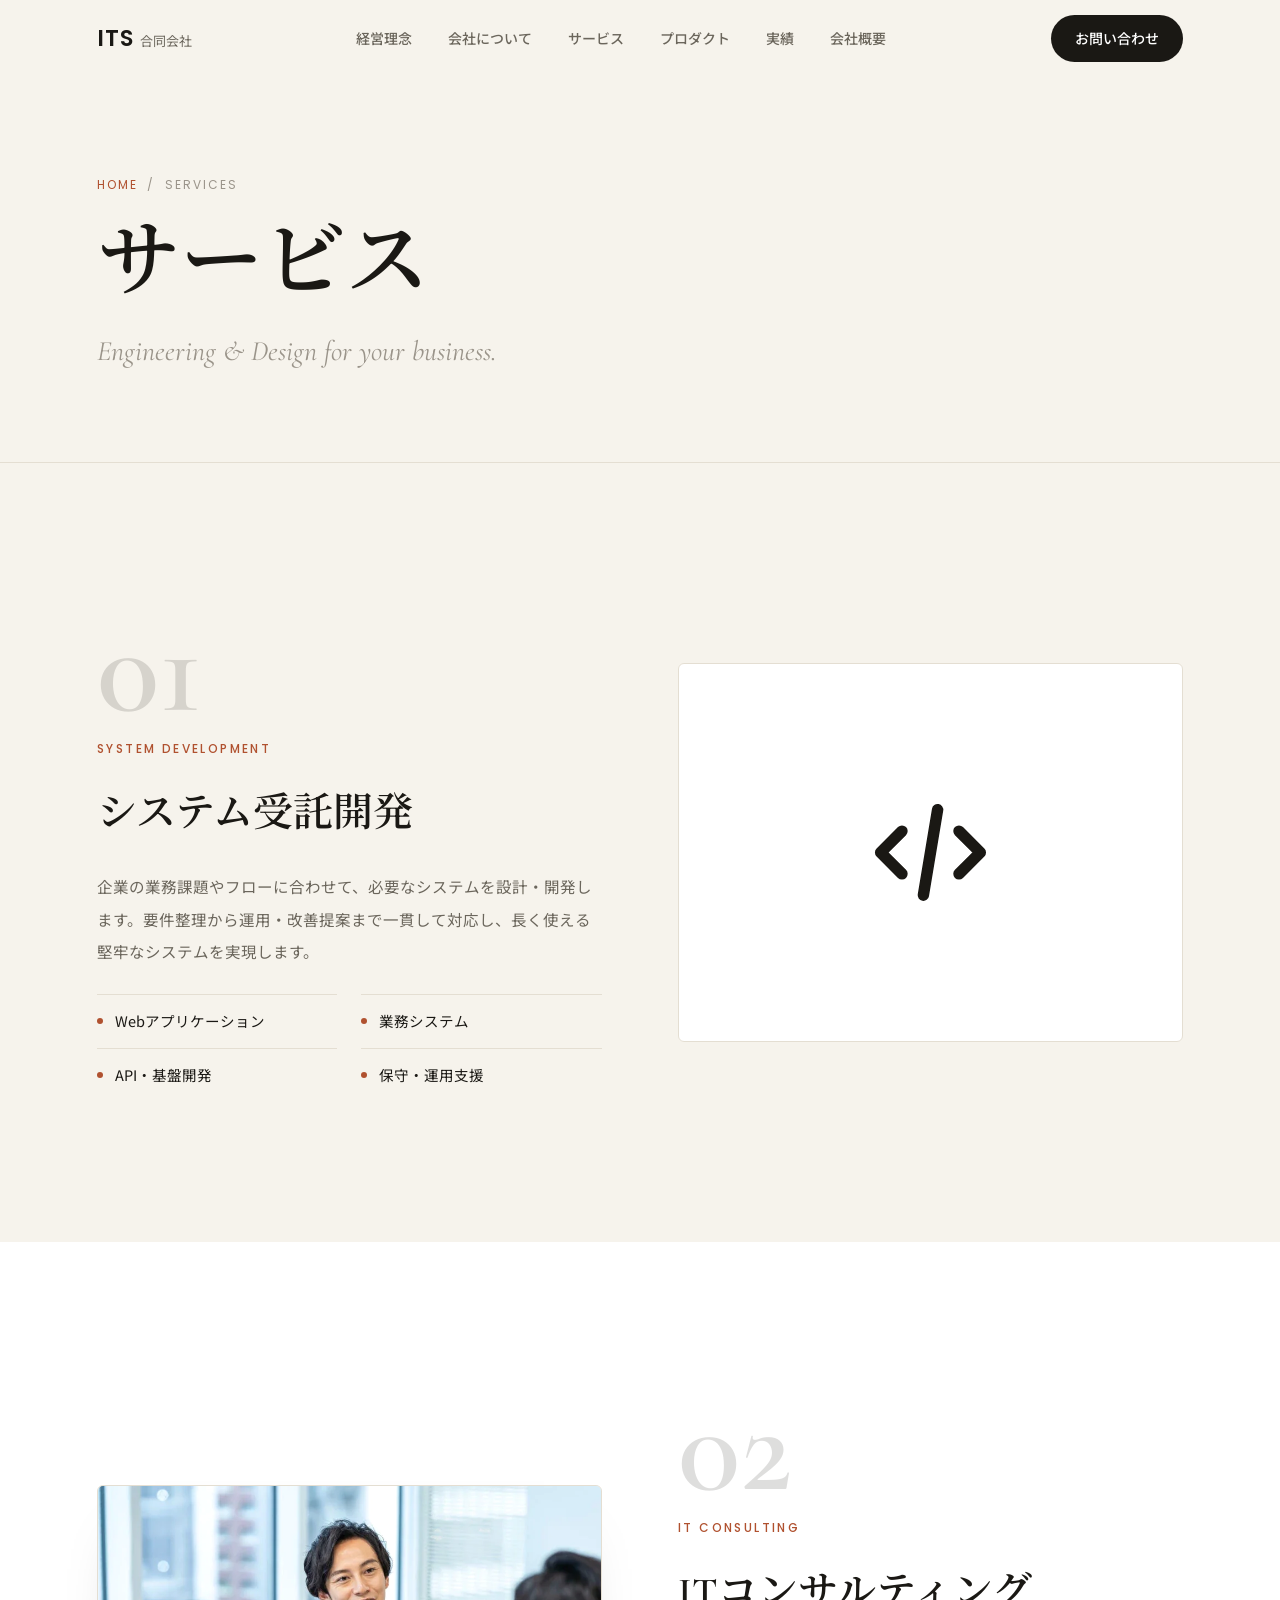
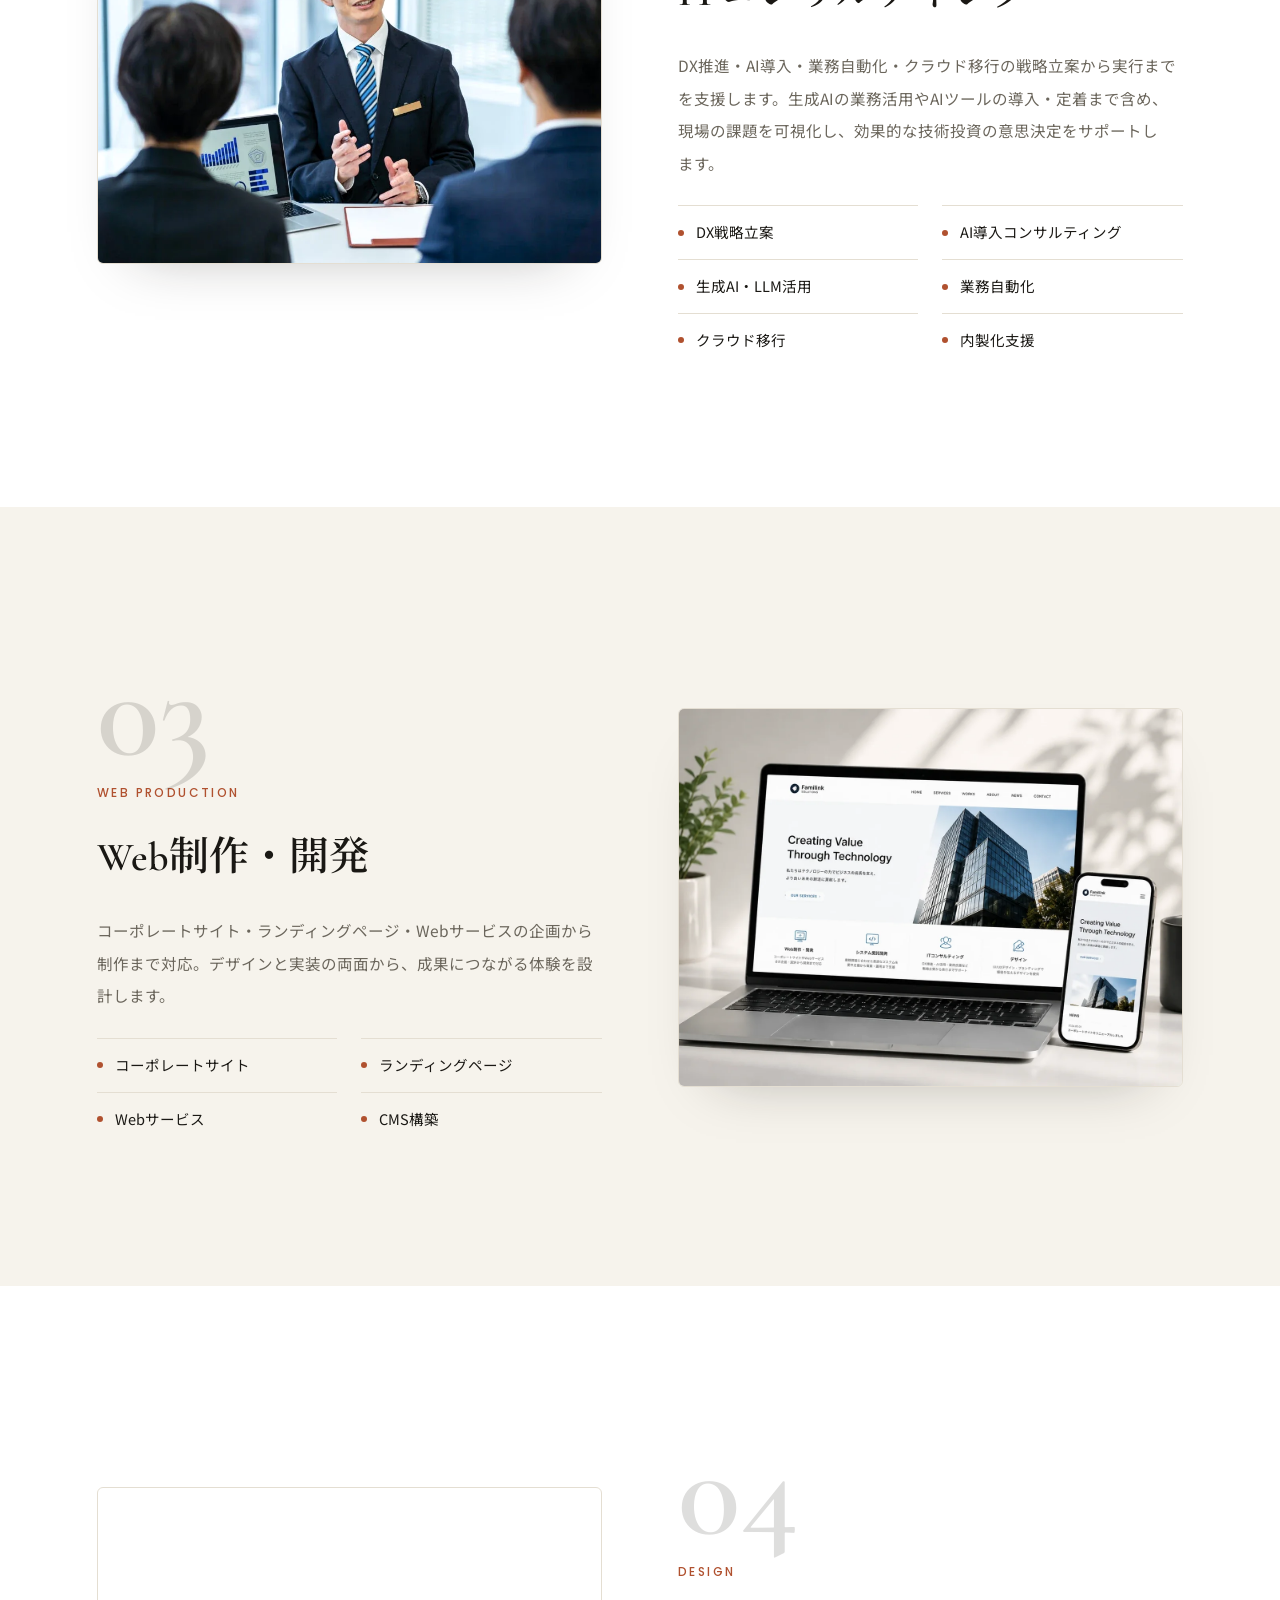
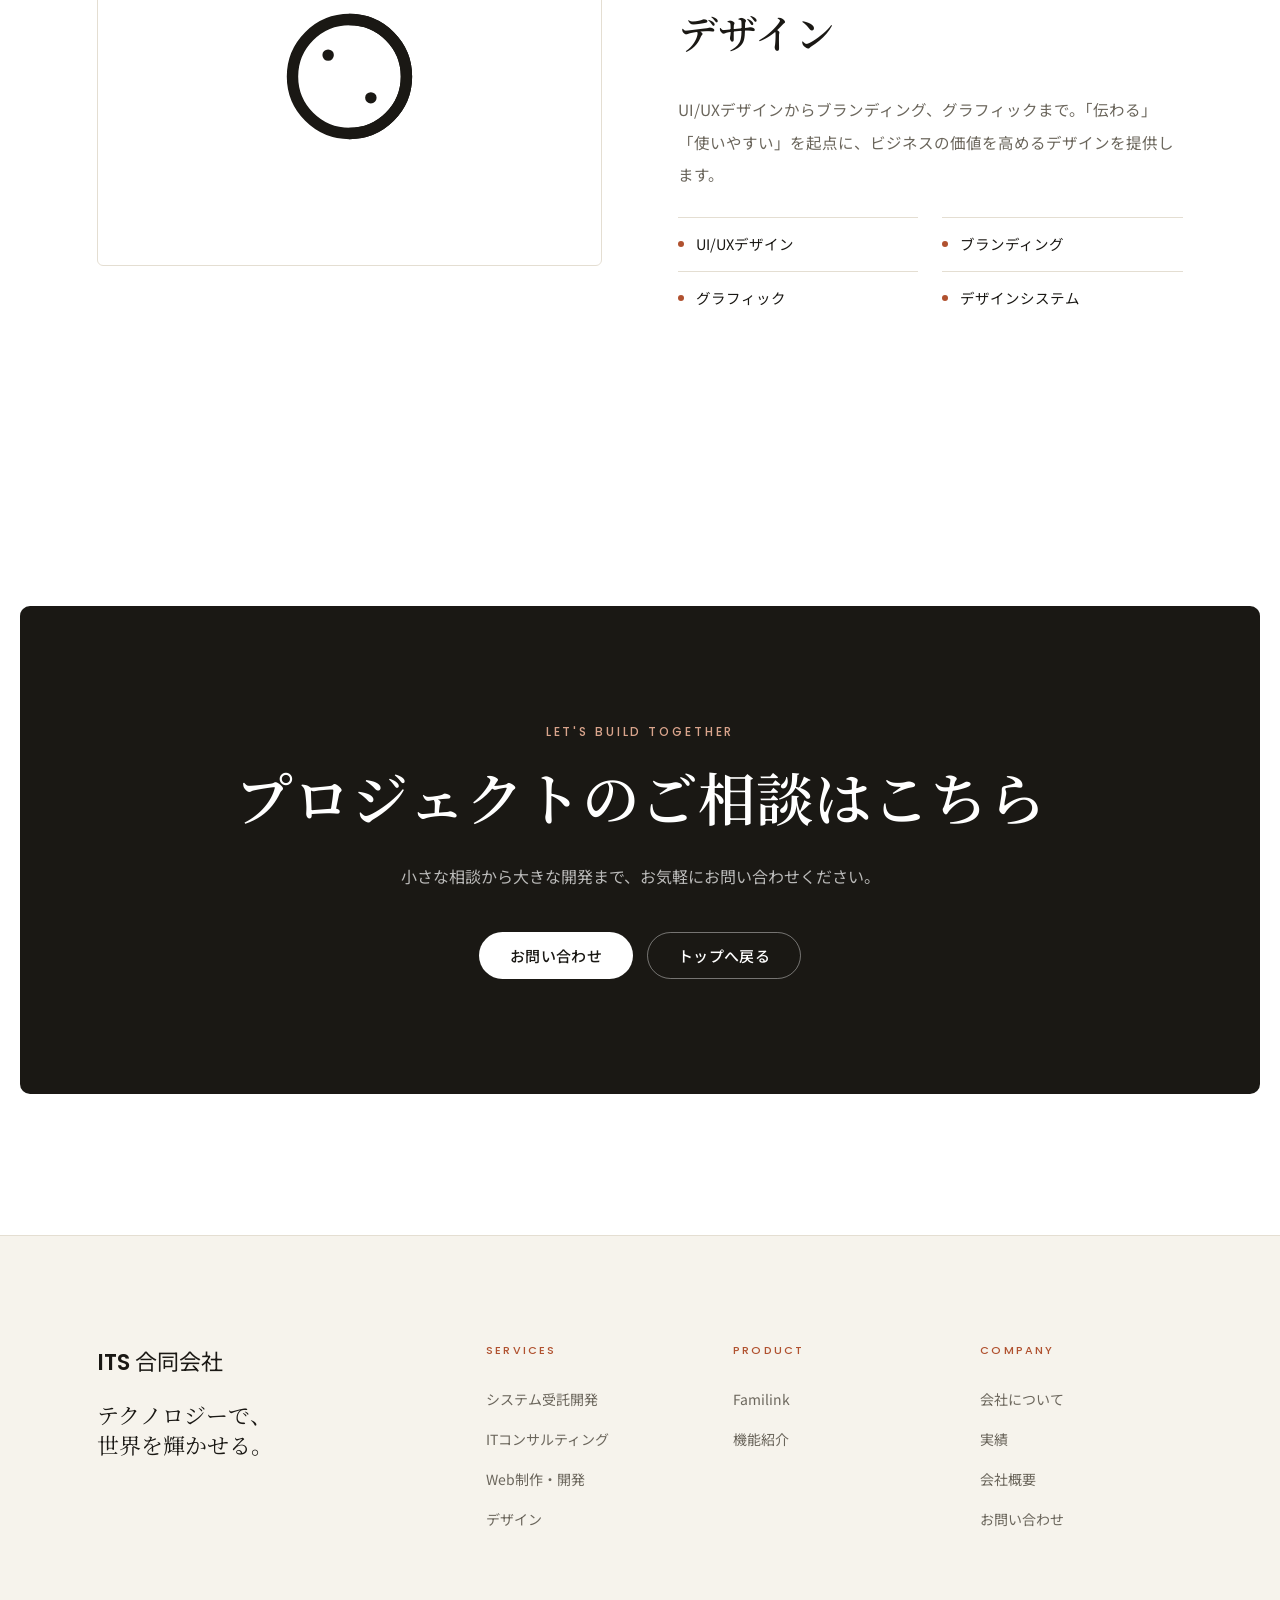
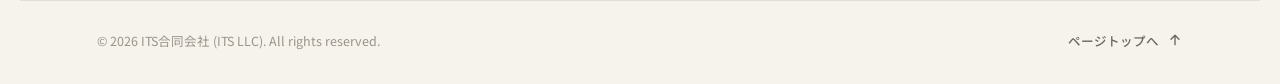
<file: services.html>
<!DOCTYPE html>
<html lang="ja">
<head>
<meta charset="UTF-8">
<meta name="viewport" content="width=device-width, initial-scale=1.0">
<title>サービス — ITS合同会社 | システム開発・ITコンサル・Web制作・デザイン</title>
<meta name="description" content="ITS合同会社のサービス一覧。システム受託開発、ITコンサルティング、Web制作・開発、デザインの4領域で、企業のDXとビジネス成長を支援します。">
<meta name="keywords" content="ITS合同会社,サービス,システム開発,ITコンサルティング,Web制作,デザイン,DX">
<link rel="canonical" href="https://ktakahashi7755-creator.github.io/-ITS-HP/services.html">
<meta property="og:type" content="website">
<meta property="og:title" content="サービス — ITS合同会社">
<meta property="og:description" content="システム開発・ITコンサル・Web制作・デザインの4領域で企業を支援します。">
<meta property="og:url" content="https://ktakahashi7755-creator.github.io/-ITS-HP/services.html">
<meta property="og:image" content="https://ktakahashi7755-creator.github.io/-ITS-HP/images/ogp.png">
<meta property="og:site_name" content="ITS合同会社">
<meta property="og:locale" content="ja_JP">
<meta property="og:image:width" content="1200">
<meta property="og:image:height" content="630">
<meta property="og:image:alt" content="ITS合同会社 サービス">
<meta name="twitter:card" content="summary_large_image">
<meta name="twitter:title" content="サービス — ITS合同会社">
<meta name="twitter:description" content="システム開発・ITコンサル・Web制作・デザインの4領域で企業のDXを支援します。">
<meta name="twitter:image" content="https://ktakahashi7755-creator.github.io/-ITS-HP/images/ogp.png">
<meta name="theme-color" content="#F6F3EC">
<link rel="icon" type="image/svg+xml" href="favicon.svg">
<link rel="apple-touch-icon" href="images/apple-touch-icon.png">
<link rel="preconnect" href="https://fonts.googleapis.com">
<link rel="preconnect" href="https://fonts.gstatic.com" crossorigin>
<link href="https://fonts.googleapis.com/css2?family=Cormorant+Garamond:ital,wght@0,300;0,400;1,300;1,400&family=Noto+Sans+JP:wght@300;400;500;700;900&family=Noto+Serif+JP:wght@300;400;600&family=Poppins:wght@300;400;500;600;700&display=swap" rel="stylesheet">
<link rel="stylesheet" href="css/style.css">
<link rel="stylesheet" href="css/sections.css">
<link rel="stylesheet" href="css/animations.css">
<script type="application/ld+json">
{
  "@context": "https://schema.org",
  "@type": "BreadcrumbList",
  "itemListElement": [
    { "@type": "ListItem", "position": 1, "name": "ホーム", "item": "https://ktakahashi7755-creator.github.io/-ITS-HP/" },
    { "@type": "ListItem", "position": 2, "name": "サービス", "item": "https://ktakahashi7755-creator.github.io/-ITS-HP/services.html" }
  ]
}
</script>
<script type="application/ld+json">
{
  "@context": "https://schema.org",
  "@type": "ItemList",
  "name": "ITS合同会社 サービス一覧",
  "itemListElement": [
    { "@type": "ListItem", "position": 1, "item": { "@type": "Service", "name": "システム受託開発", "provider": { "@type": "Organization", "name": "ITS合同会社" } } },
    { "@type": "ListItem", "position": 2, "item": { "@type": "Service", "name": "ITコンサルティング", "provider": { "@type": "Organization", "name": "ITS合同会社" } } },
    { "@type": "ListItem", "position": 3, "item": { "@type": "Service", "name": "Web制作・開発", "provider": { "@type": "Organization", "name": "ITS合同会社" } } },
    { "@type": "ListItem", "position": 4, "item": { "@type": "Service", "name": "デザイン", "provider": { "@type": "Organization", "name": "ITS合同会社" } } }
  ]
}
</script>

<style>
  .subhero { position: relative; padding: calc(var(--nav-h) + 96px) 0 84px; background: var(--paper); color: var(--ink); overflow: hidden; border-bottom: 1px solid var(--line); }
  .subhero__blob { display: none; }
  .subhero__inner { position: relative; z-index: 2; }
  .subhero__crumb { font-family: var(--font-product); font-size: 12px; letter-spacing: 0.16em; text-transform: uppercase; color: var(--ink-faint); margin-bottom: 22px; }
  .subhero__crumb a { color: var(--accent); }
  .subhero__title { font-family: var(--font-display); font-size: clamp(2.6rem, 7vw, 5.2rem); font-weight: 600; line-height: 1.08; margin-bottom: 18px; }
  .subhero__en { font-family: var(--font-display); font-style: italic; font-weight: 400; font-size: clamp(18px, 3vw, 28px); color: var(--ink-faint); }
  .svc-detail { padding: var(--section-y) 0; }
  .svc-detail:nth-child(even) { background: var(--paper); }
  .svc-detail__inner { display: grid; grid-template-columns: 1fr 1fr; gap: clamp(36px, 6vw, 80px); align-items: center; }
  .svc-detail:nth-child(even) .svc-detail__media { order: 2; }
  .svc-detail__num { font-family: var(--font-display); font-size: clamp(60px, 12vw, 130px); font-weight: 600; line-height: 1; color: var(--ink); opacity: .14; margin-bottom: 4px; }
  /* clean natural photo (minimal editorial) — no duotone */
  .svc-detail__media { position: relative; display: grid; place-items: center; aspect-ratio: 4/3; border-radius: var(--radius-lg); background: var(--paper); border: 1px solid var(--line); color: var(--ink); overflow: hidden; box-shadow: 0 26px 56px -38px rgba(26,24,20,.34); }
  .svc-detail__img { width: 100%; height: 100%; object-fit: cover; display: block; filter: saturate(.94) contrast(1.02); }
  /* icon badge hidden when photo is present; only shown as graceful fallback */
  .svc-detail__badge { display: none; }
  .svc-detail__media.is-fallback { background: var(--bg); box-shadow: none; }
  .svc-detail__media.is-fallback .svc-detail__badge { display: grid; place-items: center; width: 34%; height: auto; aspect-ratio: 1; color: var(--ink); }
  .svc-detail__media.is-fallback .svc-detail__badge svg { width: 100%; height: 100%; }
  .svc-detail__label { font-family: var(--font-product); font-size: 12px; font-weight: 500; letter-spacing: 0.2em; text-transform: uppercase; color: var(--accent); margin-bottom: 16px; }
  .svc-detail__title { font-family: var(--font-display); font-size: clamp(26px, 3.6vw, 40px); font-weight: 600; color: var(--ink); margin-bottom: 20px; }
  .svc-detail__text { font-size: 15.5px; line-height: 2.1; color: var(--ink-soft); margin-bottom: 26px; max-width: 520px; }
  .svc-detail__list { display: grid; grid-template-columns: 1fr 1fr; gap: 0 24px; max-width: 520px; }
  .svc-detail__list li { display: flex; align-items: center; gap: 12px; font-size: 14.5px; color: var(--ink); padding: 13px 0; border-top: 1px solid var(--line); }
  .svc-detail__list li::before { content: ''; width: 6px; height: 6px; border-radius: 50%; background: var(--accent); flex-shrink: 0; }
  @media (max-width: 900px) { .svc-detail__inner { grid-template-columns: 1fr; } .svc-detail:nth-child(even) .svc-detail__media { order: -1; } .svc-detail__list { grid-template-columns: 1fr; } }
</style>
</head>
<body>
<div id="scroll-progress" aria-hidden="true"></div>

<header class="nav is-scrolled" id="nav">
  <div class="nav__inner container">
    <a href="index.html" class="nav__logo" aria-label="ITS合同会社 ホーム"><span class="nav__logo-mark">ITS</span><span class="nav__logo-text">合同会社</span></a>
    <nav class="nav__links" aria-label="メインナビゲーション">
      <a href="index.html#philosophy" class="nav__link">経営理念</a>
      <a href="index.html#about" class="nav__link">会社について</a>
      <a href="services.html" class="nav__link is-active">サービス</a>
      <a href="familink.html" class="nav__link">プロダクト</a>
      <a href="index.html#works" class="nav__link">実績</a>
      <a href="index.html#company" class="nav__link">会社概要</a>
    </nav>
    <a href="index.html#contact" class="nav__cta js-magnetic" data-magnetic-strength="0.25">お問い合わせ</a>
    <button class="nav__burger" id="nav-burger" aria-label="メニューを開く" aria-expanded="false" aria-controls="nav-drawer"><span></span><span></span><span></span></button>
  </div>
</header>
<div class="nav__drawer" id="nav-drawer" aria-hidden="true">
  <nav class="nav__drawer-links" aria-label="モバイルナビゲーション">
    <a href="index.html#philosophy">経営理念</a>
    <a href="index.html#about">会社について</a>
    <a href="services.html">サービス</a>
    <a href="familink.html">プロダクト</a>
    <a href="index.html#works">実績</a>
    <a href="index.html#company">会社概要</a>
    <a href="index.html#contact" class="nav__drawer-cta">お問い合わせ</a>
  </nav>
</div>
<div class="nav__overlay" id="nav-overlay" aria-hidden="true"></div>

<main>
  <section class="subhero">
    <div class="subhero__blob" aria-hidden="true"></div>
    <div class="subhero__inner container">
      <p class="subhero__crumb"><a href="index.html">Home</a> &nbsp;/&nbsp; Services</p>
      <h1 class="subhero__title">サービス</h1>
      <p class="subhero__en">Engineering &amp; Design for your business.</p>
    </div>
  </section>

  <section class="svc-detail">
    <div class="container svc-detail__inner">
      <div class="svc-detail__media js-fade">
        <img class="svc-detail__img" src="https://images.unsplash.com/photo-1517694712202-14dd9538aa97?auto=format&amp;fit=crop&amp;w=1000&amp;q=72" alt="システム開発：ノートPCでコードを書く開発の様子" loading="lazy" decoding="async" onerror="this.closest('.svc-detail__media').classList.add('is-fallback');this.remove();">
        <span class="svc-detail__badge" aria-hidden="true"><svg viewBox="0 0 24 24" fill="none"><path d="M8 9l-3 3 3 3M16 9l3 3-3 3M13 6l-2 12" stroke="currentColor" stroke-width="1.6" stroke-linecap="round" stroke-linejoin="round"/></svg></span>
      </div>
      <div class="svc-detail__body js-fade">
        <div class="svc-detail__num">01</div>
        <p class="svc-detail__label">System Development</p>
        <h2 class="svc-detail__title">システム受託開発</h2>
        <p class="svc-detail__text">企業の業務課題やフローに合わせて、必要なシステムを設計・開発します。要件整理から運用・改善提案まで一貫して対応し、長く使える堅牢なシステムを実現します。</p>
        <ul class="svc-detail__list"><li>Webアプリケーション</li><li>業務システム</li><li>API・基盤開発</li><li>保守・運用支援</li></ul>
      </div>
    </div>
  </section>

  <section class="svc-detail">
    <div class="container svc-detail__inner">
      <div class="svc-detail__media js-fade">
        <img class="svc-detail__img" src="images/svc-consulting.webp?v=2" width="1024" height="682" alt="ITコンサルティング：クライアントへ提案する商談の様子" loading="lazy" decoding="async" onerror="this.closest('.svc-detail__media').classList.add('is-fallback');this.remove();">
        <span class="svc-detail__badge" aria-hidden="true"><svg viewBox="0 0 24 24" fill="none"><path d="M4 19V5M4 19h16M8 15l3-4 3 2 4-6" stroke="currentColor" stroke-width="1.6" stroke-linecap="round" stroke-linejoin="round"/></svg></span>
      </div>
      <div class="svc-detail__body js-fade">
        <div class="svc-detail__num">02</div>
        <p class="svc-detail__label">IT Consulting</p>
        <h2 class="svc-detail__title">ITコンサルティング</h2>
        <p class="svc-detail__text">DX推進・AI導入・業務自動化・クラウド移行の戦略立案から実行までを支援します。生成AIの業務活用やAIツールの導入・定着まで含め、現場の課題を可視化し、効果的な技術投資の意思決定をサポートします。</p>
        <ul class="svc-detail__list"><li>DX戦略立案</li><li>AI導入コンサルティング</li><li>生成AI・LLM活用</li><li>業務自動化</li><li>クラウド移行</li><li>内製化支援</li></ul>
      </div>
    </div>
  </section>

  <section class="svc-detail">
    <div class="container svc-detail__inner">
      <div class="svc-detail__media js-fade">
        <img class="svc-detail__img" src="images/svc-web.webp" width="1400" height="944" alt="Web制作・開発：レスポンシブ対応のコーポレートサイト制作例（PC・スマートフォン表示）" loading="lazy" decoding="async" onerror="this.closest('.svc-detail__media').classList.add('is-fallback');this.remove();">
        <span class="svc-detail__badge" aria-hidden="true"><svg viewBox="0 0 24 24" fill="none"><rect x="3" y="4" width="18" height="14" rx="2" stroke="currentColor" stroke-width="1.6"/><path d="M3 9h18M8 21h8" stroke="currentColor" stroke-width="1.6" stroke-linecap="round"/></svg></span>
      </div>
      <div class="svc-detail__body js-fade">
        <div class="svc-detail__num">03</div>
        <p class="svc-detail__label">Web Production</p>
        <h2 class="svc-detail__title">Web制作・開発</h2>
        <p class="svc-detail__text">コーポレートサイト・ランディングページ・Webサービスの企画から制作まで対応。デザインと実装の両面から、成果につながる体験を設計します。</p>
        <ul class="svc-detail__list"><li>コーポレートサイト</li><li>ランディングページ</li><li>Webサービス</li><li>CMS構築</li></ul>
      </div>
    </div>
  </section>

  <section class="svc-detail">
    <div class="container svc-detail__inner">
      <div class="svc-detail__media js-fade">
        <img class="svc-detail__img" src="https://images.unsplash.com/photo-1561070791-2526d30994b5?auto=format&amp;fit=crop&amp;w=1000&amp;q=72" alt="デザイン：デザインツールでUI/UXを制作する様子" loading="lazy" decoding="async" onerror="this.closest('.svc-detail__media').classList.add('is-fallback');this.remove();">
        <span class="svc-detail__badge" aria-hidden="true"><svg viewBox="0 0 24 24" fill="none"><circle cx="12" cy="12" r="8" stroke="currentColor" stroke-width="1.6"/><path d="M12 4a8 8 0 010 16M9 9h.01M15 15h.01" stroke="currentColor" stroke-width="1.6" stroke-linecap="round"/></svg></span>
      </div>
      <div class="svc-detail__body js-fade">
        <div class="svc-detail__num">04</div>
        <p class="svc-detail__label">Design</p>
        <h2 class="svc-detail__title">デザイン</h2>
        <p class="svc-detail__text">UI/UXデザインからブランディング、グラフィックまで。「伝わる」「使いやすい」を起点に、ビジネスの価値を高めるデザインを提供します。</p>
        <ul class="svc-detail__list"><li>UI/UXデザイン</li><li>ブランディング</li><li>グラフィック</li><li>デザインシステム</li></ul>
      </div>
    </div>
  </section>

  <section class="cta-band">
    <div class="cta-band__inner container">
      <div class="cta-band__glow" aria-hidden="true"></div>
      <p class="cta-band__eyebrow">Let's build together</p>
      <h2 class="cta-band__title">プロジェクトのご相談はこちら</h2>
      <p class="cta-band__text">小さな相談から大きな開発まで、お気軽にお問い合わせください。</p>
      <div class="cta-band__actions">
        <a href="index.html#contact" class="btn btn--light js-magnetic" data-magnetic-strength="0.28">お問い合わせ</a>
        <a href="index.html" class="btn btn--ghost-light">トップへ戻る</a>
      </div>
    </div>
  </section>
</main>

<footer class="footer">
  <div class="footer__inner container">
    <div class="footer__brand">
      <a href="index.html" class="footer__logo"><span class="footer__logo-mark">ITS</span>合同会社</a>
      <p class="footer__tagline">テクノロジーで、<br>世界を輝かせる。</p>
    </div>
    <nav class="footer__col" aria-label="サービス">
      <h3 class="footer__col-title">Services</h3>
      <a href="services.html">システム受託開発</a><a href="services.html">ITコンサルティング</a><a href="services.html">Web制作・開発</a><a href="services.html">デザイン</a>
    </nav>
    <nav class="footer__col" aria-label="プロダクト">
      <h3 class="footer__col-title">Product</h3>
      <a href="familink.html">Familink</a><a href="familink.html#features">機能紹介</a>
    </nav>
    <nav class="footer__col" aria-label="会社情報">
      <h3 class="footer__col-title">Company</h3>
      <a href="index.html#about">会社について</a><a href="index.html#works">実績</a><a href="index.html#company">会社概要</a><a href="index.html#contact">お問い合わせ</a>
    </nav>
  </div>
  <div class="footer__bottom container">
    <p>&copy; 2026 ITS合同会社 (ITS LLC). All rights reserved.</p>
    <a href="#" class="footer__top">ページトップへ<svg viewBox="0 0 24 24" width="16" height="16" fill="none" aria-hidden="true"><path d="M12 19V5M6 11l6-6 6 6" stroke="currentColor" stroke-width="2" stroke-linecap="round" stroke-linejoin="round"/></svg></a>
  </div>
</footer>

<script src="js/main.js"></script>
<script src="js/animations.js"></script>
</body>
</html>
</file>
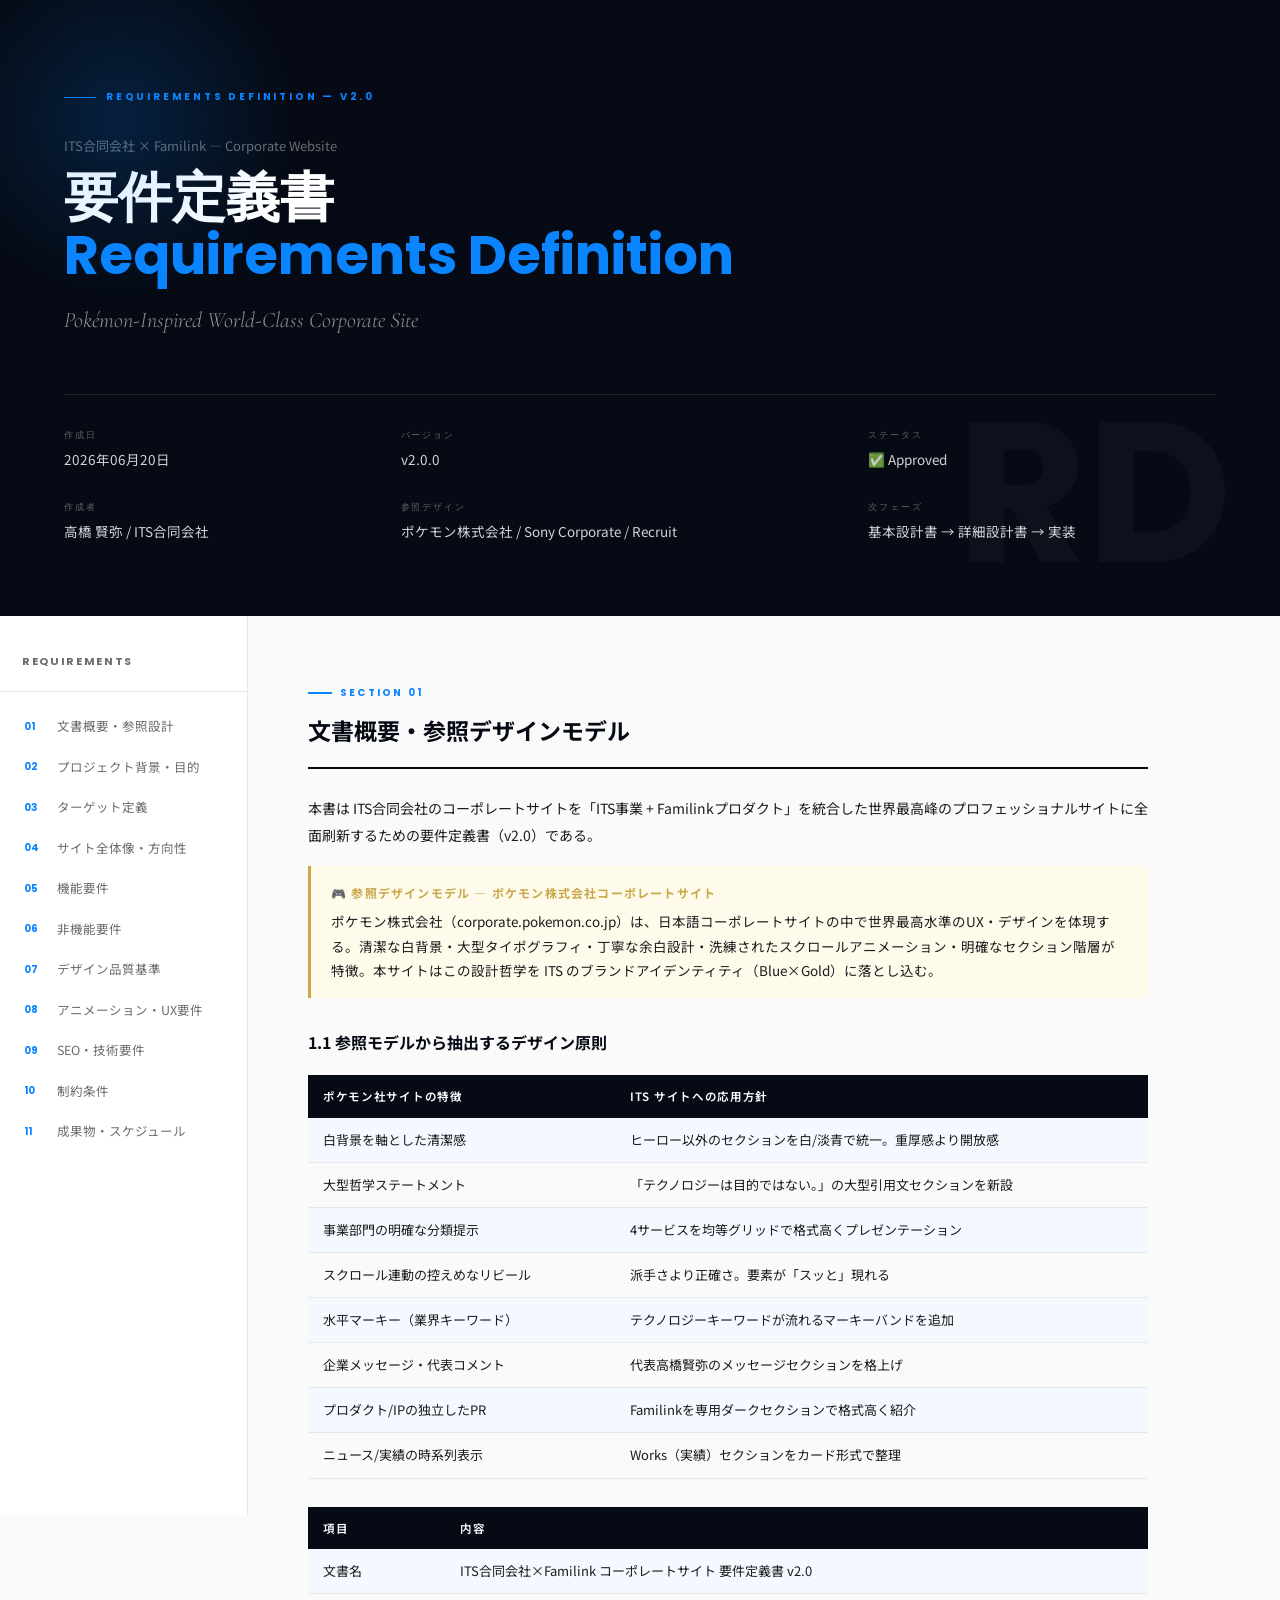
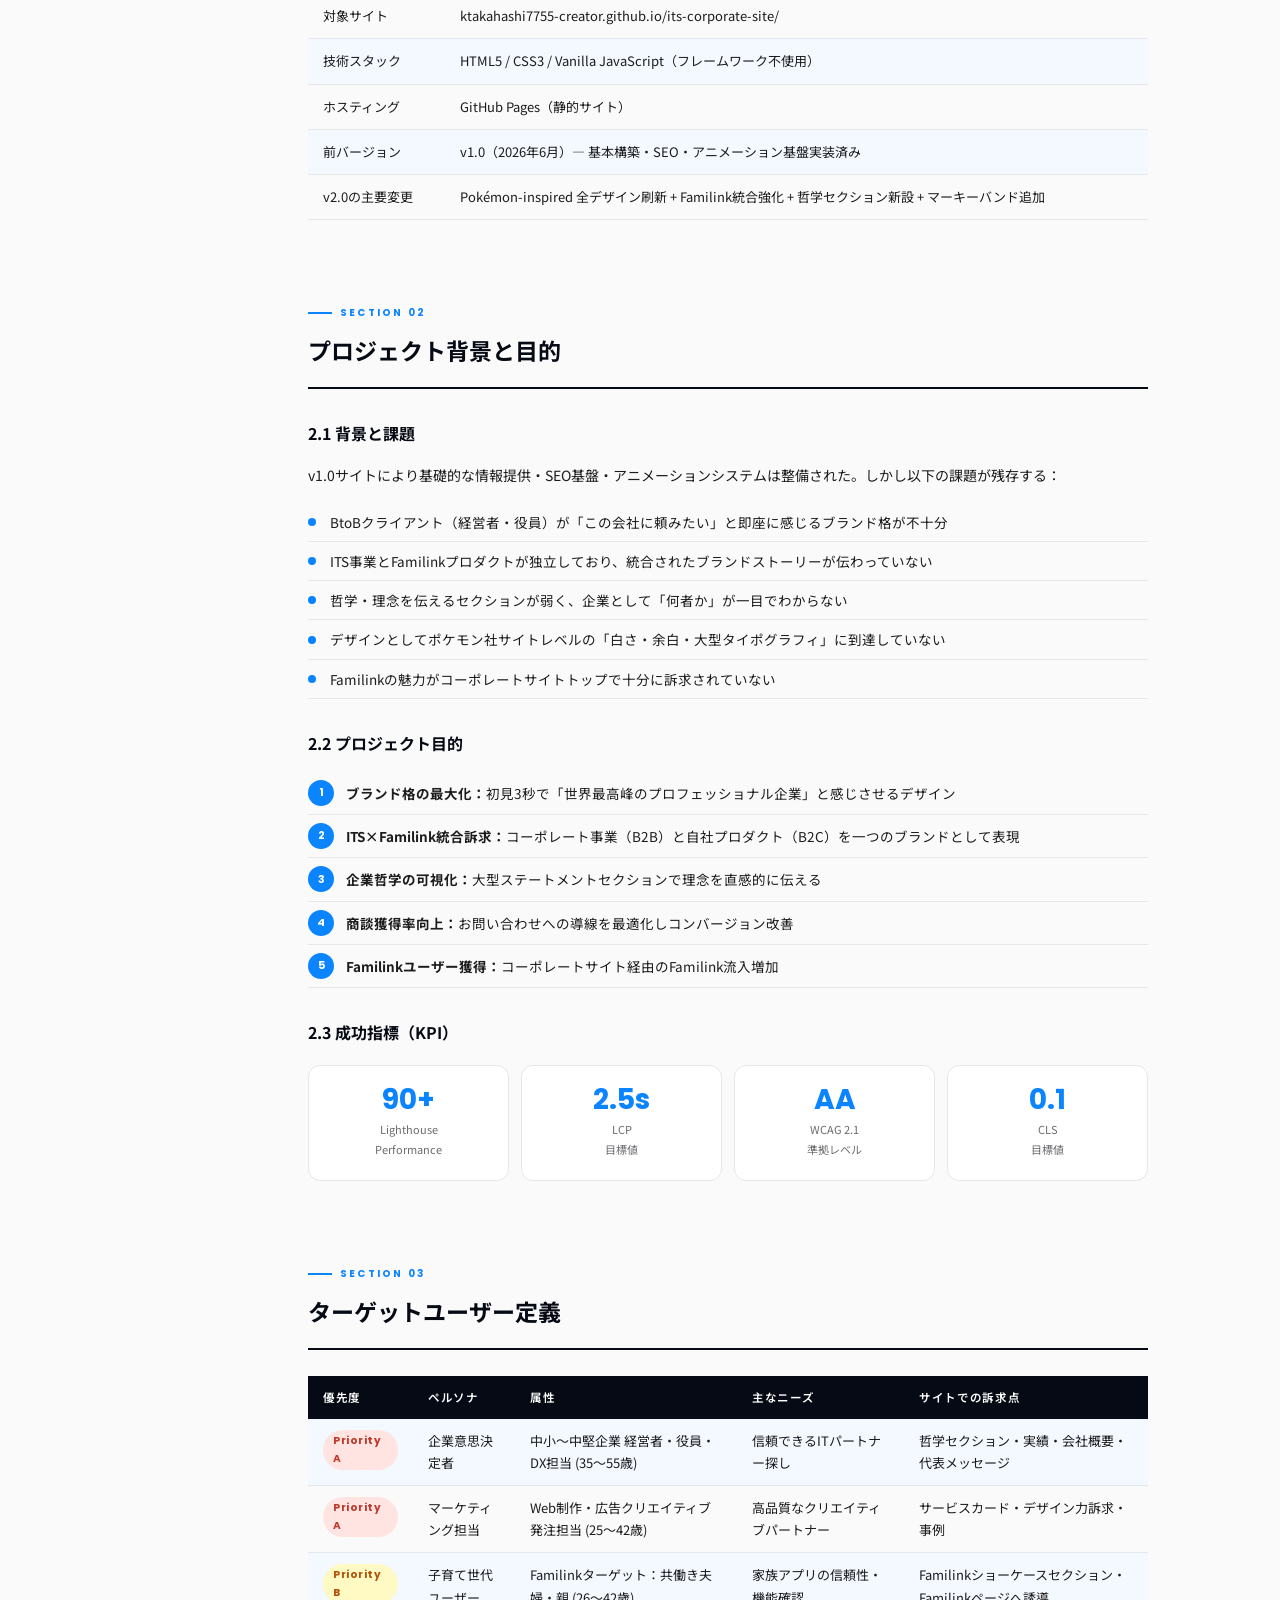
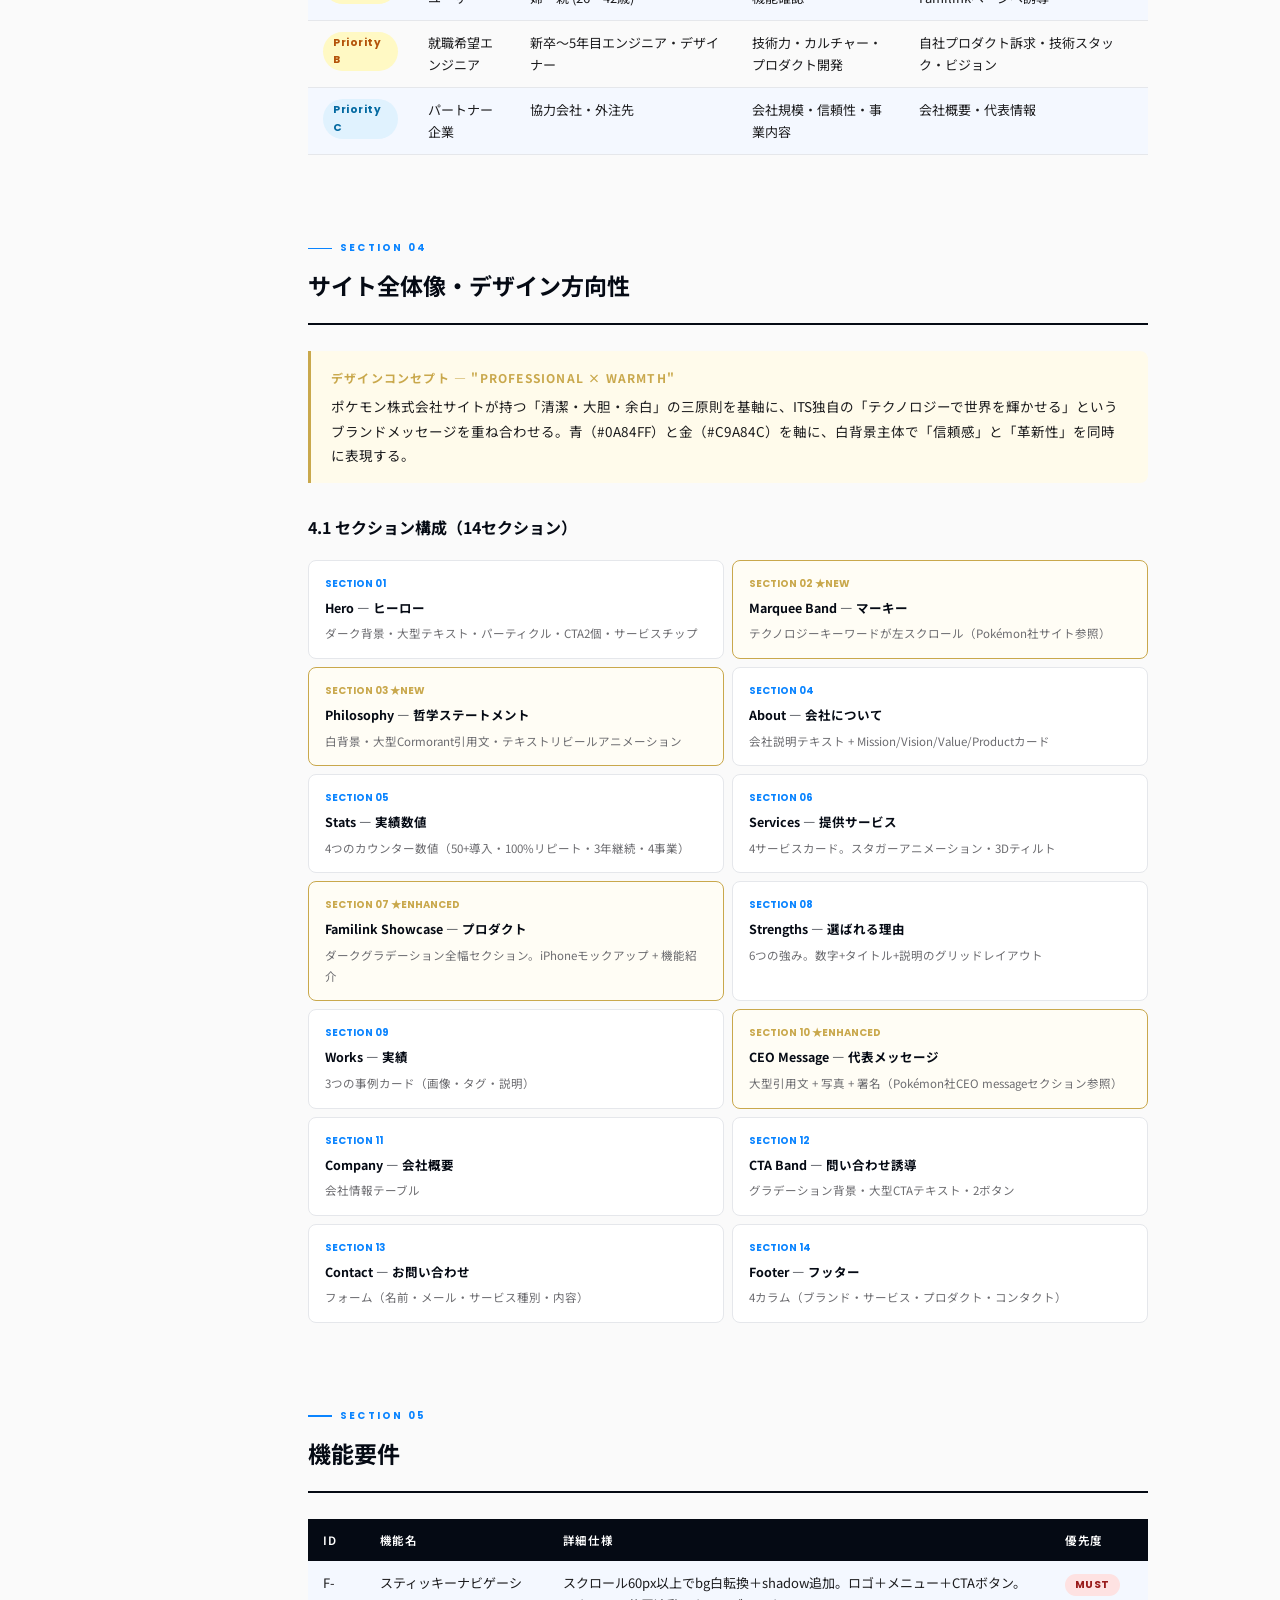
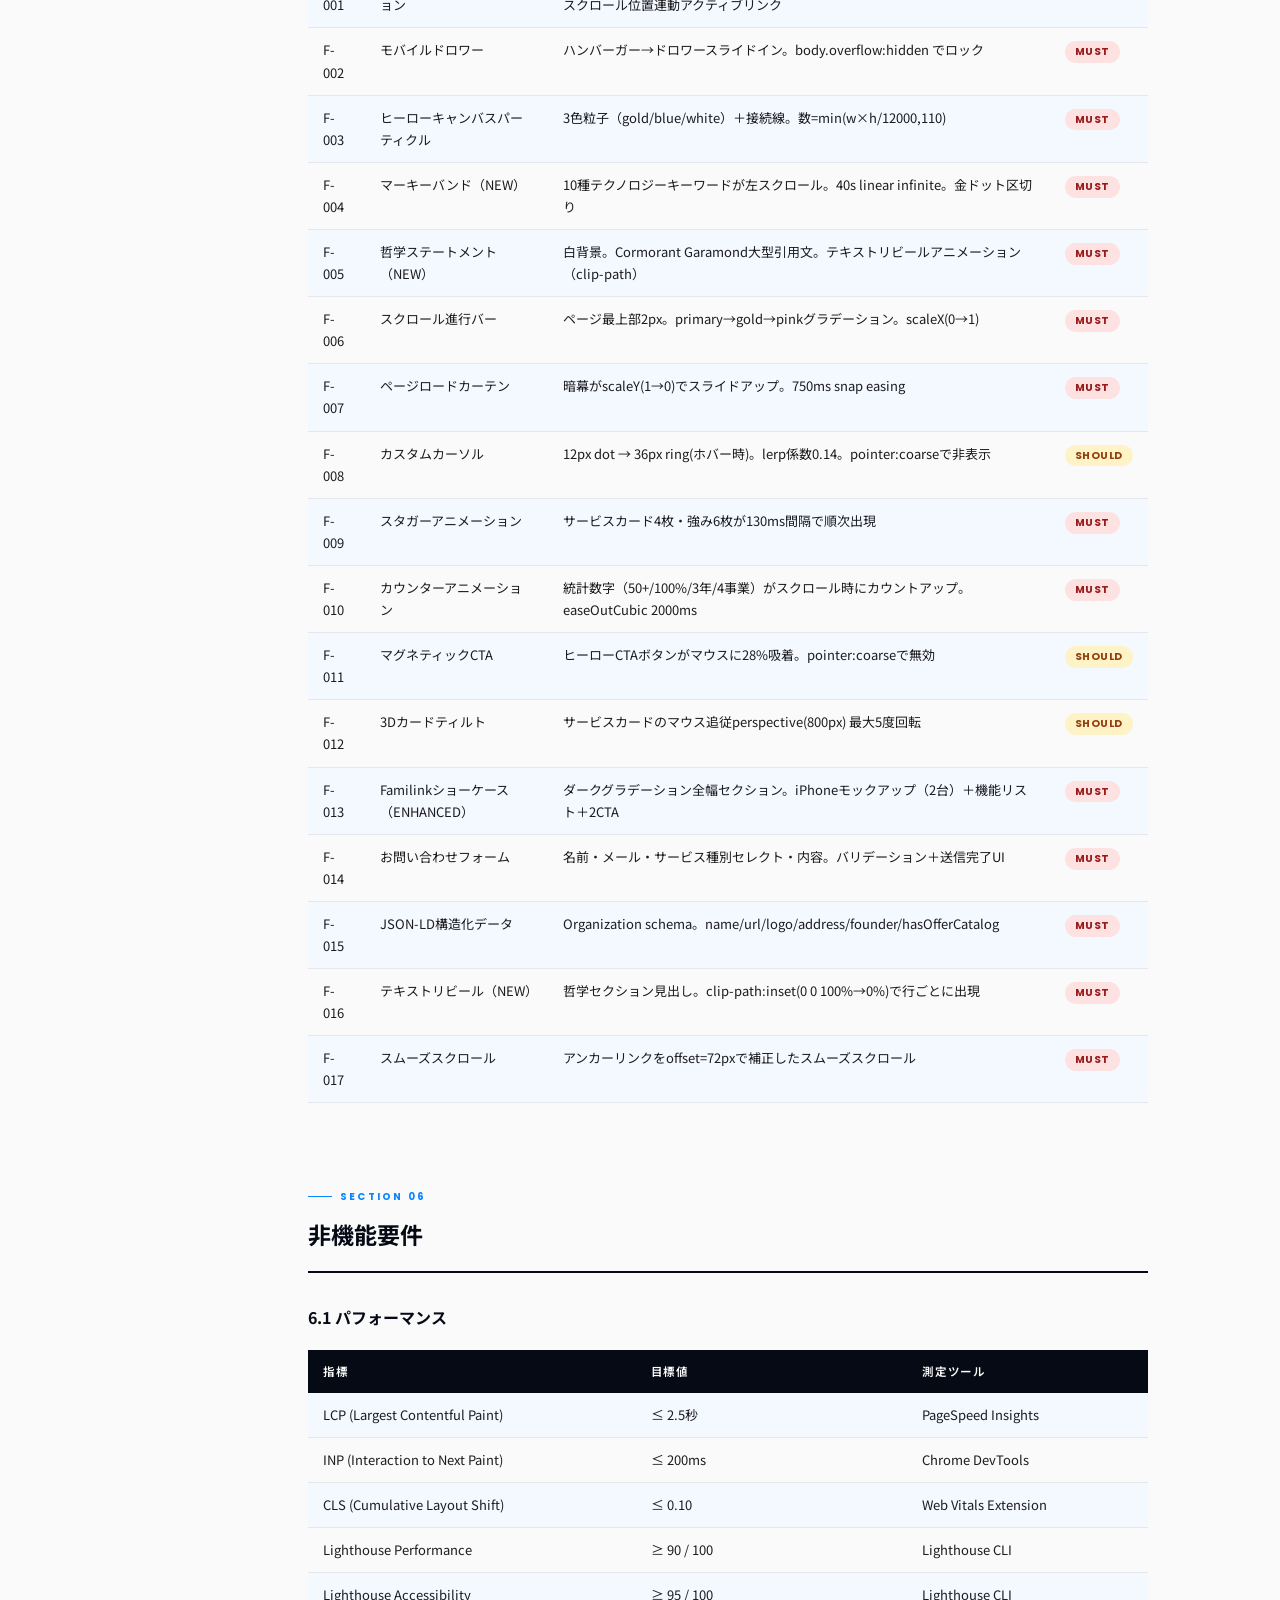
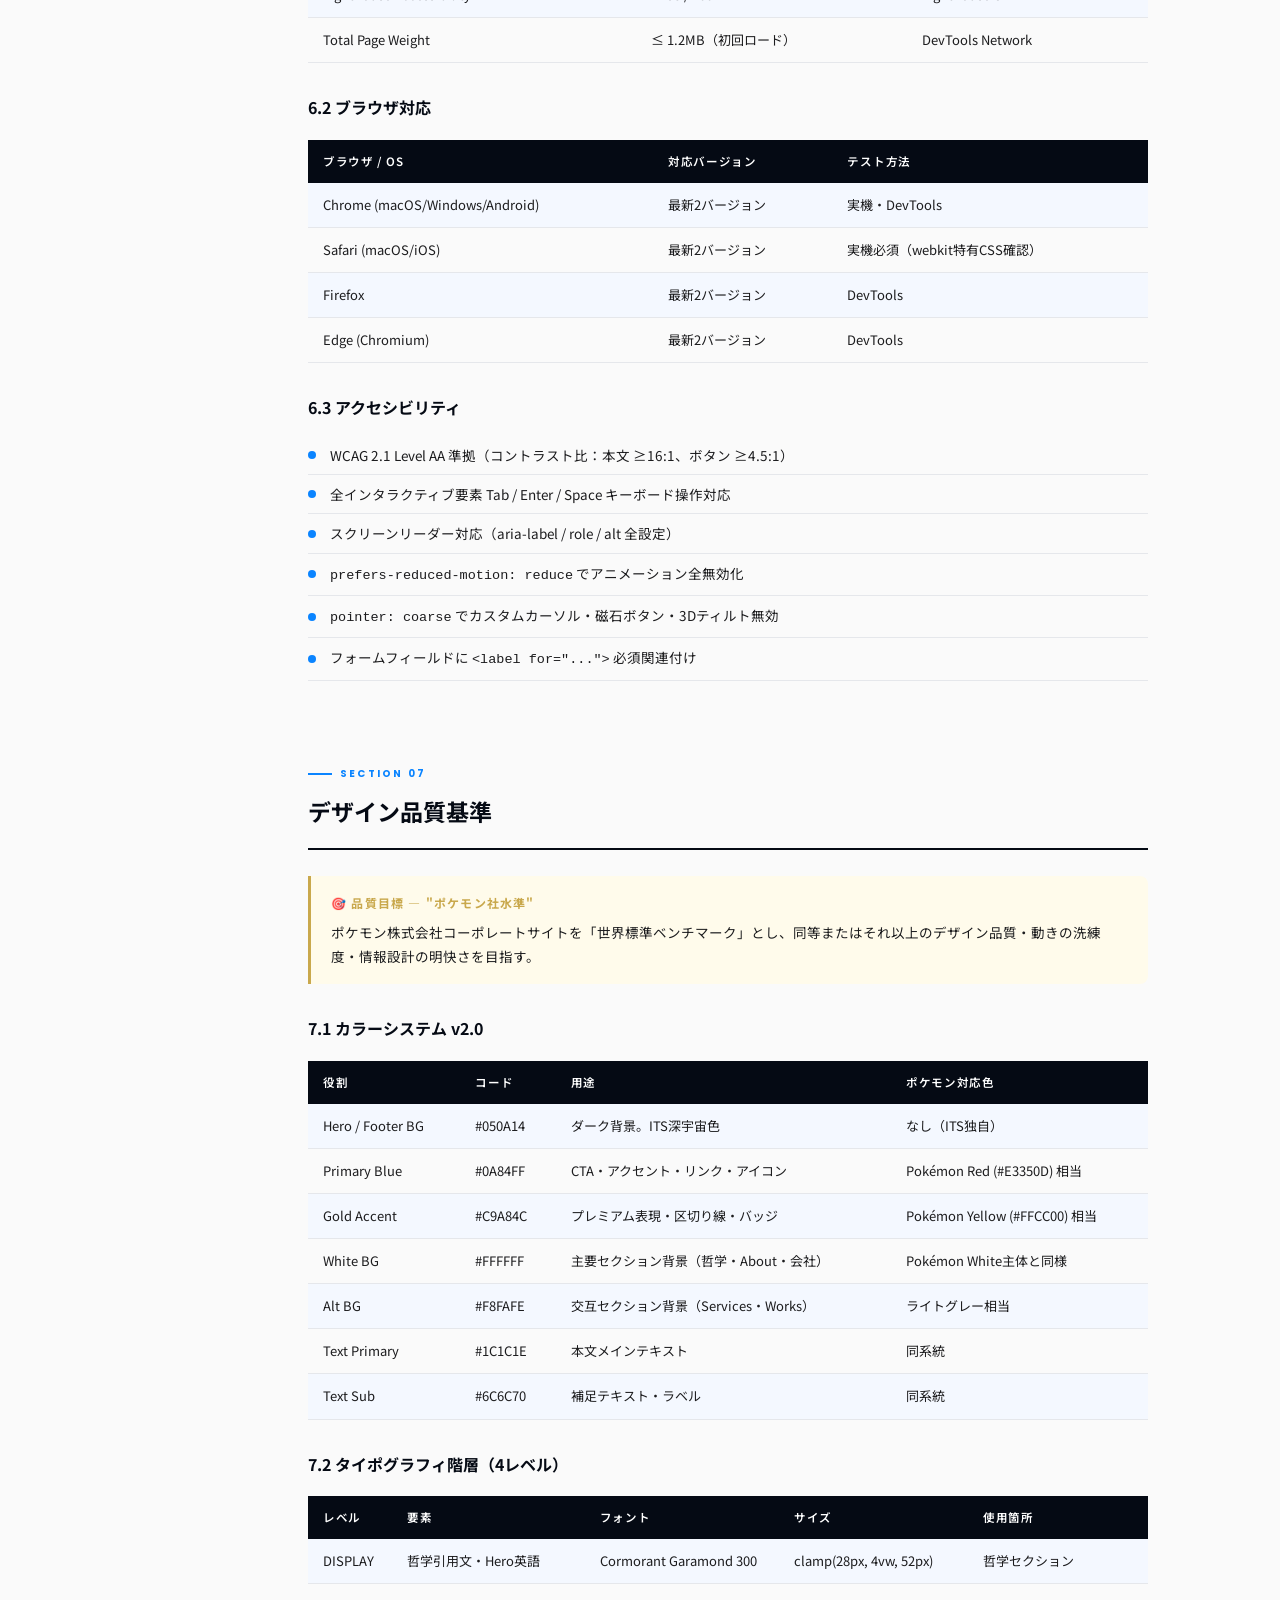
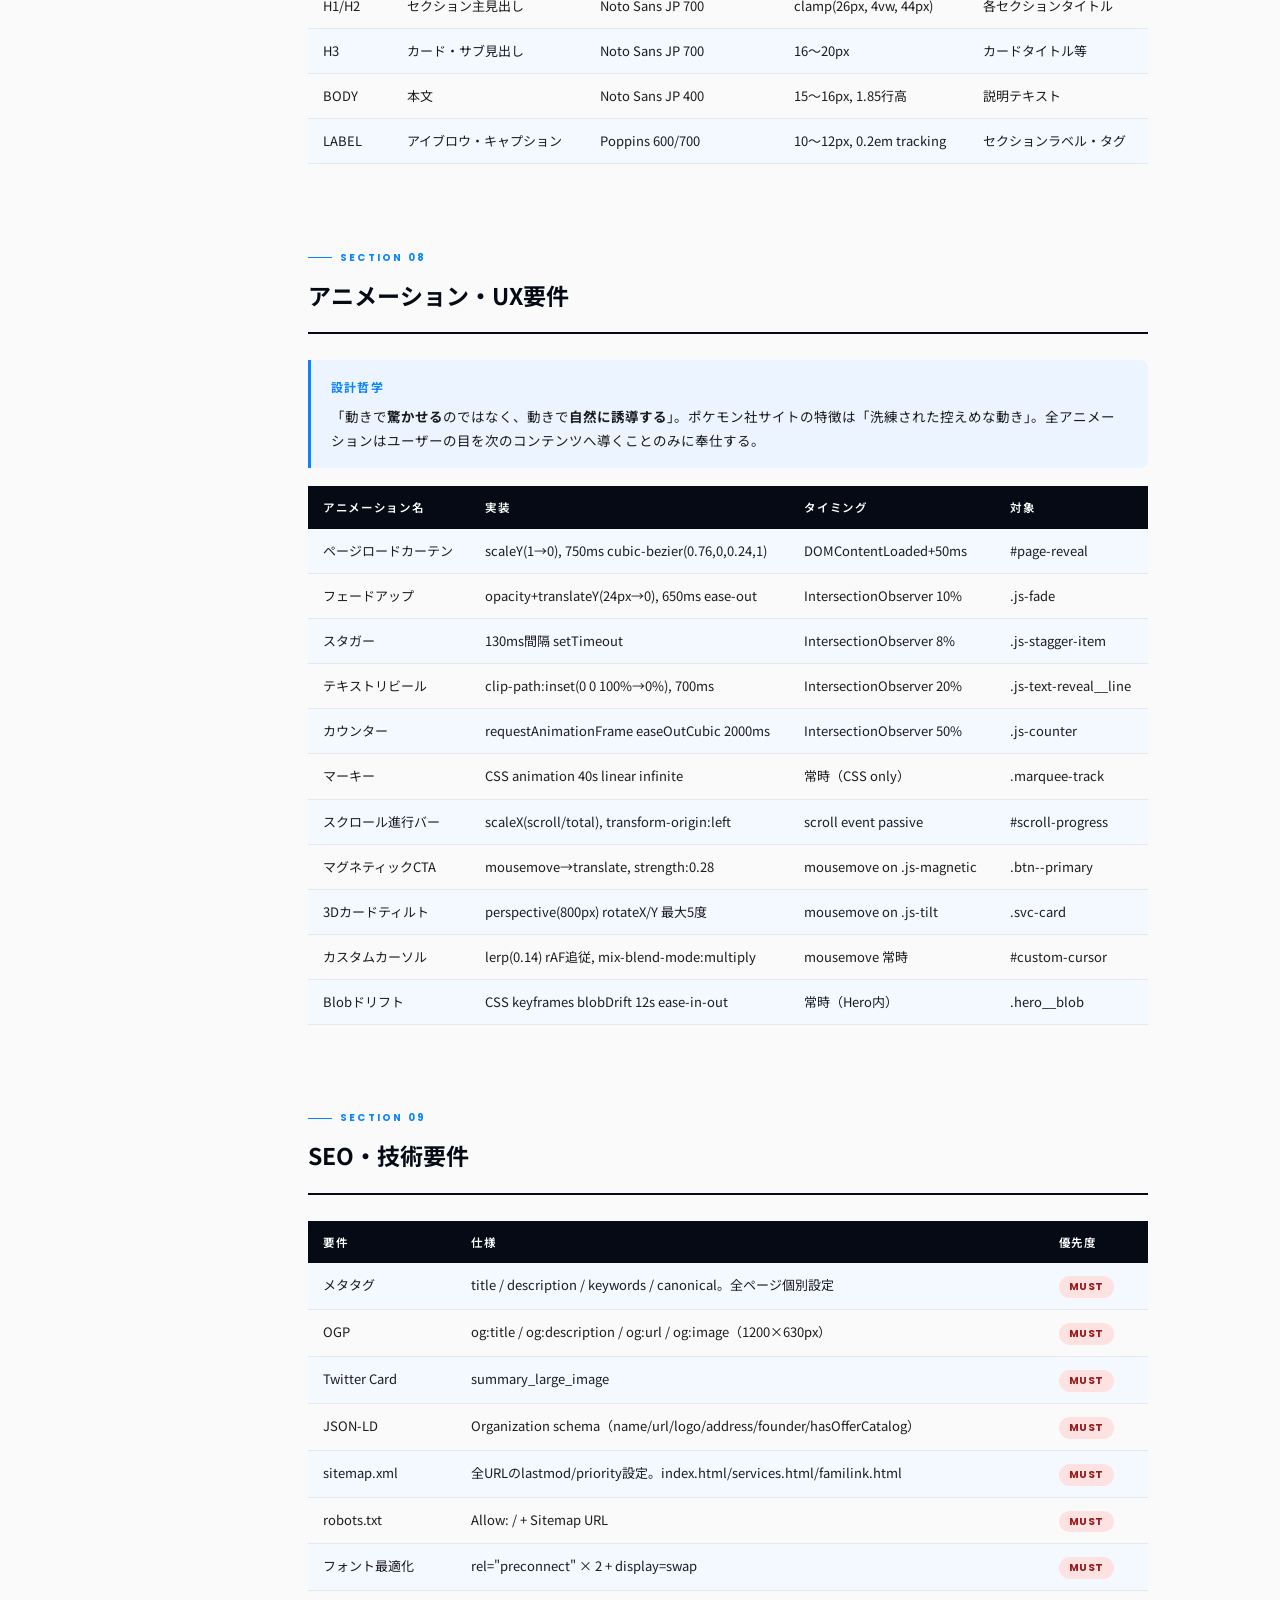
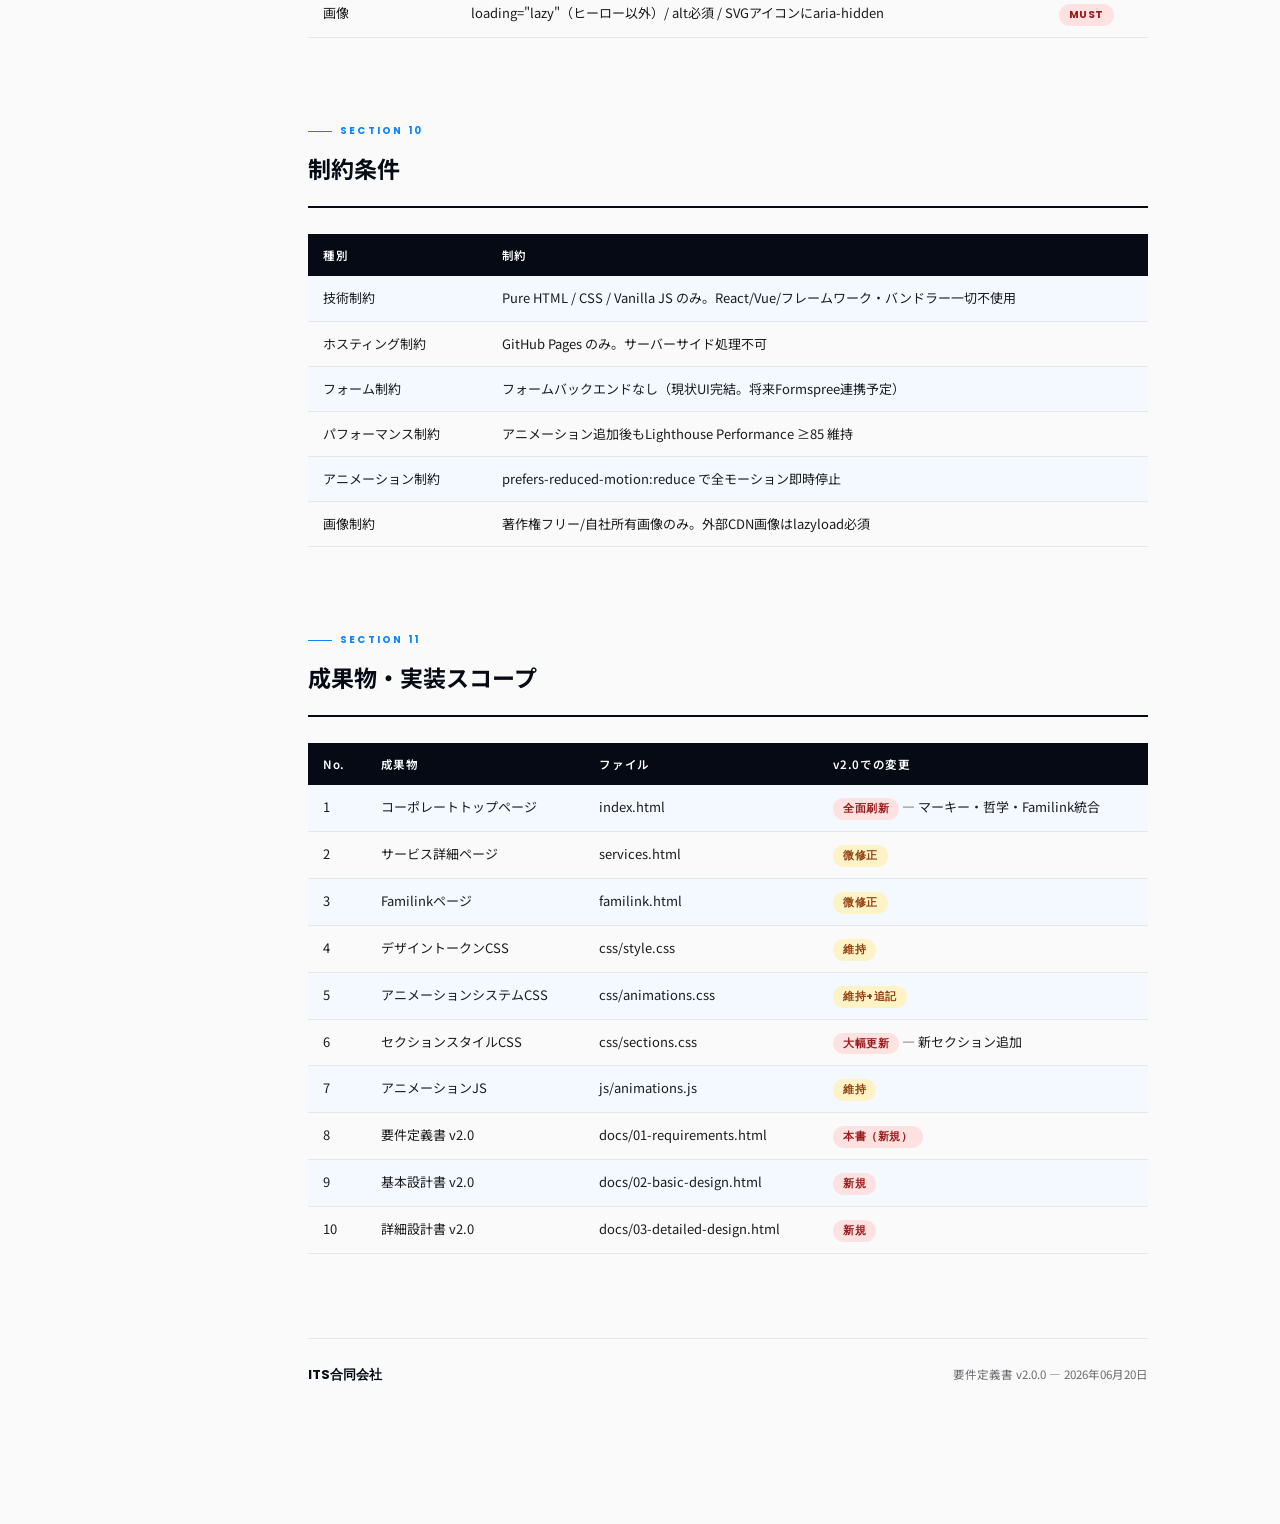
<file: docs/01-requirements.html>
<!DOCTYPE html>
<html lang="ja">
<head>
  <meta charset="UTF-8">
  <meta name="viewport" content="width=device-width, initial-scale=1.0">
  <title>要件定義書 v2.0 — ITS合同会社 × Familink コーポレートサイト</title>
  <link rel="preconnect" href="https://fonts.googleapis.com">
  <link href="https://fonts.googleapis.com/css2?family=Noto+Sans+JP:wght@300;400;500;700&family=Poppins:wght@300;400;600;700&family=Cormorant+Garamond:wght@300;400&display=swap" rel="stylesheet">
  <style>
    :root {
      --c-primary: #0A84FF;
      --c-dark:    #050A14;
      --c-gold:    #C9A84C;
      --c-green:   #34C759;
      --c-text:    #1C1C1E;
      --c-text2:   #6C6C70;
      --c-border:  #E5E7EB;
      --c-bg:      #FAFAFA;
      --c-row:     #F4F8FF;
      --font-sans: 'Noto Sans JP', sans-serif;
      --font-en:   'Poppins', sans-serif;
      --font-ser:  'Cormorant Garamond', serif;
    }
    *, *::before, *::after { box-sizing: border-box; margin: 0; padding: 0; }
    html { scroll-behavior: smooth; }
    body { font-family: var(--font-sans); color: var(--c-text); background: var(--c-bg); line-height: 1.8; font-size: 14px; }

    /* COVER */
    .cover {
      background: var(--c-dark);
      color: #fff;
      padding: 80px 64px 72px;
      position: relative;
      overflow: hidden;
    }
    .cover::before {
      content: 'RD';
      position: absolute; right: 48px; bottom: 24px;
      font-family: var(--font-en); font-size: 200px; font-weight: 700;
      color: rgba(255,255,255,.03); line-height: 1; pointer-events: none;
    }
    .cover::after {
      content: '';
      position: absolute; top: -60px; left: -60px;
      width: 360px; height: 360px;
      background: radial-gradient(circle, rgba(10,132,255,.18) 0%, transparent 70%);
      pointer-events: none;
    }
    .cover__ver {
      display: inline-flex; align-items: center; gap: 10px;
      font-family: var(--font-en); font-size: 10px; font-weight: 700;
      letter-spacing: 0.28em; text-transform: uppercase;
      color: var(--c-primary); margin-bottom: 28px;
    }
    .cover__ver::before { content: ''; width: 32px; height: 1.5px; background: var(--c-primary); }
    .cover__company { font-size: 13px; color: rgba(255,255,255,.4); margin-bottom: 10px; }
    .cover__title {
      font-family: var(--font-en); font-size: clamp(32px, 4.5vw, 54px);
      font-weight: 700; line-height: 1.08; color: #fff; margin-bottom: 16px;
    }
    .cover__title span { color: var(--c-primary); }
    .cover__sub {
      font-family: var(--font-ser); font-size: 22px; font-weight: 300;
      font-style: italic; color: rgba(255,255,255,.55); margin-bottom: 52px;
    }
    .cover__meta {
      display: grid; grid-template-columns: repeat(3, auto);
      gap: 28px 52px;
      border-top: 1px solid rgba(255,255,255,.1); padding-top: 32px;
    }
    .cover__meta dt { font-size: 9px; letter-spacing: 0.2em; color: rgba(255,255,255,.35); text-transform: uppercase; margin-bottom: 4px; font-family: var(--font-en); }
    .cover__meta dd { font-size: 13.5px; color: rgba(255,255,255,.82); }

    /* LAYOUT */
    .layout { display: flex; min-height: 100vh; }
    .sidebar {
      width: 248px; flex-shrink: 0;
      background: #fff; border-right: 1px solid var(--c-border);
      padding: 36px 0; position: sticky; top: 0; height: 100vh; overflow-y: auto;
    }
    .sidebar__brand {
      padding: 0 22px 20px; border-bottom: 1px solid var(--c-border); margin-bottom: 14px;
      font-family: var(--font-en); font-size: 11px; font-weight: 700;
      letter-spacing: 0.15em; text-transform: uppercase; color: var(--c-text2);
    }
    .sidebar a {
      display: flex; align-items: center; gap: 11px;
      padding: 9px 22px; font-size: 12.5px; color: var(--c-text2);
      text-decoration: none; transition: all .18s;
      border-left: 2px solid transparent;
    }
    .sidebar a:hover { color: var(--c-primary); background: var(--c-row); }
    .sidebar__num { font-family: var(--font-en); font-size: 10px; color: var(--c-primary); font-weight: 700; min-width: 22px; }

    .content { flex: 1; padding: 52px 60px; max-width: 960px; }
    .section { margin-bottom: 68px; padding-top: 8px; }
    .section__badge {
      display: inline-flex; align-items: center; gap: 8px;
      font-family: var(--font-en); font-size: 10px; font-weight: 700;
      letter-spacing: 0.22em; text-transform: uppercase; color: var(--c-primary); margin-bottom: 8px;
    }
    .section__badge::before { content: ''; width: 24px; height: 1.5px; background: var(--c-primary); }
    .section__title {
      font-size: 23px; font-weight: 700; color: var(--c-dark);
      margin-bottom: 26px; padding-bottom: 16px;
      border-bottom: 2px solid var(--c-dark);
    }
    h3 { font-size: 16px; font-weight: 700; color: var(--c-dark); margin: 30px 0 14px; }
    h4 { font-size: 13px; font-weight: 700; color: var(--c-text2); margin: 18px 0 8px; letter-spacing: 0.04em; }
    p  { margin-bottom: 14px; line-height: 1.88; color: var(--c-text); }

    /* TABLES */
    table { width: 100%; border-collapse: collapse; font-size: 13px; margin: 18px 0 28px; }
    th { background: var(--c-dark); color: #fff; padding: 11px 15px; text-align: left; font-weight: 600; font-size: 11.5px; letter-spacing: 0.06em; }
    td { padding: 11px 15px; border-bottom: 1px solid var(--c-border); vertical-align: top; line-height: 1.7; }
    tr:nth-child(even) td { background: var(--c-row); }
    td code { font-family: 'JetBrains Mono', monospace; font-size: 11.5px; background: #F3F4F6; padding: 2px 6px; border-radius: 3px; color: var(--c-primary); }

    /* TAGS */
    .tag { display: inline-block; padding: 2px 10px; border-radius: 100px; font-size: 10.5px; font-weight: 700; font-family: var(--font-en); letter-spacing: 0.05em; }
    .tag--must   { background: #FEE2E2; color: #991B1B; }
    .tag--should { background: #FEF3C7; color: #92400E; }
    .tag--could  { background: #D1FAE5; color: #065F46; }
    .tag--high   { background: #FFE4E1; color: #C0392B; }
    .tag--med    { background: #FFF9C4; color: #B45309; }
    .tag--low    { background: #E0F2FE; color: #0369A1; }
    .tag--done   { background: #D1FAE5; color: #065F46; }
    .tag--pok    { background: #FFF3CD; color: #5D4037; }

    /* CALLOUT */
    .callout {
      border-left: 3px solid var(--c-primary);
      background: #EBF4FF;
      border-radius: 0 8px 8px 0;
      padding: 16px 20px; margin: 18px 0; font-size: 13.5px; line-height: 1.8;
    }
    .callout--gold { border-color: var(--c-gold); background: #FFFBEB; }
    .callout--green { border-color: var(--c-green); background: #F0FFF4; }
    .callout__title { font-weight: 700; font-size: 12px; letter-spacing: 0.1em; text-transform: uppercase; margin-bottom: 6px; color: var(--c-primary); }
    .callout--gold .callout__title { color: var(--c-gold); }
    .callout--green .callout__title { color: var(--c-green); }

    /* LISTS */
    ul.doc-list, ol.doc-list { padding-left: 0; list-style: none; }
    ul.doc-list li { padding: 7px 0 7px 22px; position: relative; border-bottom: 1px solid var(--c-border); font-size: 13.5px; }
    ul.doc-list li::before { content: ''; position: absolute; left: 0; top: 50%; transform: translateY(-50%); width: 8px; height: 8px; border-radius: 50%; background: var(--c-primary); }
    ol.doc-list { counter-reset: ol; }
    ol.doc-list li { counter-increment: ol; padding: 9px 0 9px 38px; position: relative; border-bottom: 1px solid var(--c-border); font-size: 13.5px; }
    ol.doc-list li::before { content: counter(ol); position: absolute; left: 0; top: 8px; width: 26px; height: 26px; background: var(--c-primary); color: #fff; border-radius: 50%; font-size: 11px; font-weight: 700; font-family: var(--font-en); display: flex; align-items: center; justify-content: center; }

    /* KPI CARDS */
    .kpi-row { display: grid; grid-template-columns: repeat(4, 1fr); gap: 12px; margin: 18px 0; }
    .kpi-card { background: #fff; border: 1px solid var(--c-border); border-radius: 12px; padding: 20px; text-align: center; }
    .kpi-card__val { font-family: var(--font-en); font-size: 28px; font-weight: 700; color: var(--c-primary); line-height: 1; }
    .kpi-card__label { font-size: 11px; color: var(--c-text2); margin-top: 6px; }

    /* SECTION GRID (structure visualization) */
    .structure-grid { display: grid; grid-template-columns: 1fr 1fr; gap: 8px; margin: 18px 0; }
    .structure-item {
      border: 1px solid var(--c-border); border-radius: 8px;
      padding: 14px 16px; background: #fff; font-size: 12.5px;
    }
    .structure-item__num { font-family: var(--font-en); font-size: 10px; font-weight: 700; color: var(--c-primary); margin-bottom: 4px; }
    .structure-item__name { font-weight: 700; color: var(--c-dark); }
    .structure-item__desc { font-size: 11.5px; color: var(--c-text2); margin-top: 4px; }
    .structure-item--pokemon { border-color: var(--c-gold); background: #FFFDF5; }
    .structure-item--pokemon .structure-item__num { color: var(--c-gold); }

    /* FOOTER */
    .doc-footer { margin-top: 84px; padding: 24px 0; border-top: 1px solid var(--c-border); font-size: 11.5px; color: var(--c-text2); display: flex; justify-content: space-between; align-items: center; }
    .doc-footer__logo { font-family: var(--font-en); font-weight: 700; font-size: 13px; color: var(--c-dark); }

    @media (max-width: 860px) {
      .sidebar { display: none; }
      .content { padding: 32px 24px; }
      .cover { padding: 48px 24px 44px; }
      .cover__meta { grid-template-columns: 1fr 1fr; }
      .kpi-row { grid-template-columns: 1fr 1fr; }
      .structure-grid { grid-template-columns: 1fr; }
    }
  </style>
</head>
<body>

<!-- COVER -->
<div class="cover">
  <div class="cover__ver">Requirements Definition — v2.0</div>
  <div class="cover__company">ITS合同会社 × Familink — Corporate Website</div>
  <h1 class="cover__title">要件定義書<br><span>Requirements Definition</span></h1>
  <p class="cover__sub">Pokémon-Inspired World-Class Corporate Site</p>
  <dl class="cover__meta">
    <div><dt>作成日</dt><dd>2026年06月20日</dd></div>
    <div><dt>バージョン</dt><dd>v2.0.0</dd></div>
    <div><dt>ステータス</dt><dd>✅ Approved</dd></div>
    <div><dt>作成者</dt><dd>高橋 賢弥 / ITS合同会社</dd></div>
    <div><dt>参照デザイン</dt><dd>ポケモン株式会社 / Sony Corporate / Recruit</dd></div>
    <div><dt>次フェーズ</dt><dd>基本設計書 → 詳細設計書 → 実装</dd></div>
  </dl>
</div>

<div class="layout">
  <nav class="sidebar">
    <div class="sidebar__brand">Requirements</div>
    <a href="#s1"><span class="sidebar__num">01</span>文書概要・参照設計</a>
    <a href="#s2"><span class="sidebar__num">02</span>プロジェクト背景・目的</a>
    <a href="#s3"><span class="sidebar__num">03</span>ターゲット定義</a>
    <a href="#s4"><span class="sidebar__num">04</span>サイト全体像・方向性</a>
    <a href="#s5"><span class="sidebar__num">05</span>機能要件</a>
    <a href="#s6"><span class="sidebar__num">06</span>非機能要件</a>
    <a href="#s7"><span class="sidebar__num">07</span>デザイン品質基準</a>
    <a href="#s8"><span class="sidebar__num">08</span>アニメーション・UX要件</a>
    <a href="#s9"><span class="sidebar__num">09</span>SEO・技術要件</a>
    <a href="#s10"><span class="sidebar__num">10</span>制約条件</a>
    <a href="#s11"><span class="sidebar__num">11</span>成果物・スケジュール</a>
  </nav>

  <main class="content">

    <!-- 01 -->
    <section class="section" id="s1">
      <div class="section__badge">Section 01</div>
      <h2 class="section__title">文書概要・参照デザインモデル</h2>

      <p>本書は ITS合同会社のコーポレートサイトを「ITS事業 + Familinkプロダクト」を統合した世界最高峰のプロフェッショナルサイトに全面刷新するための要件定義書（v2.0）である。</p>

      <div class="callout callout--gold">
        <div class="callout__title">🎮 参照デザインモデル — ポケモン株式会社コーポレートサイト</div>
        ポケモン株式会社（corporate.pokemon.co.jp）は、日本語コーポレートサイトの中で世界最高水準のUX・デザインを体現する。清潔な白背景・大型タイポグラフィ・丁寧な余白設計・洗練されたスクロールアニメーション・明確なセクション階層が特徴。本サイトはこの設計哲学を ITS のブランドアイデンティティ（Blue×Gold）に落とし込む。
      </div>

      <h3>1.1 参照モデルから抽出するデザイン原則</h3>
      <table>
        <tr><th>ポケモン社サイトの特徴</th><th>ITS サイトへの応用方針</th></tr>
        <tr><td>白背景を軸とした清潔感</td><td>ヒーロー以外のセクションを白/淡青で統一。重厚感より開放感</td></tr>
        <tr><td>大型哲学ステートメント</td><td>「テクノロジーは目的ではない。」の大型引用文セクションを新設</td></tr>
        <tr><td>事業部門の明確な分類提示</td><td>4サービスを均等グリッドで格式高くプレゼンテーション</td></tr>
        <tr><td>スクロール連動の控えめなリビール</td><td>派手さより正確さ。要素が「スッと」現れる</td></tr>
        <tr><td>水平マーキー（業界キーワード）</td><td>テクノロジーキーワードが流れるマーキーバンドを追加</td></tr>
        <tr><td>企業メッセージ・代表コメント</td><td>代表高橋賢弥のメッセージセクションを格上げ</td></tr>
        <tr><td>プロダクト/IPの独立したPR</td><td>Familinkを専用ダークセクションで格式高く紹介</td></tr>
        <tr><td>ニュース/実績の時系列表示</td><td>Works（実績）セクションをカード形式で整理</td></tr>
      </table>

      <table>
        <tr><th>項目</th><th>内容</th></tr>
        <tr><td>文書名</td><td>ITS合同会社×Familink コーポレートサイト 要件定義書 v2.0</td></tr>
        <tr><td>対象サイト</td><td>ktakahashi7755-creator.github.io/its-corporate-site/</td></tr>
        <tr><td>技術スタック</td><td>HTML5 / CSS3 / Vanilla JavaScript（フレームワーク不使用）</td></tr>
        <tr><td>ホスティング</td><td>GitHub Pages（静的サイト）</td></tr>
        <tr><td>前バージョン</td><td>v1.0（2026年6月）— 基本構築・SEO・アニメーション基盤実装済み</td></tr>
        <tr><td>v2.0の主要変更</td><td>Pokémon-inspired 全デザイン刷新 + Familink統合強化 + 哲学セクション新設 + マーキーバンド追加</td></tr>
      </table>
    </section>

    <!-- 02 -->
    <section class="section" id="s2">
      <div class="section__badge">Section 02</div>
      <h2 class="section__title">プロジェクト背景と目的</h2>

      <h3>2.1 背景と課題</h3>
      <p>v1.0サイトにより基礎的な情報提供・SEO基盤・アニメーションシステムは整備された。しかし以下の課題が残存する：</p>
      <ul class="doc-list">
        <li>BtoBクライアント（経営者・役員）が「この会社に頼みたい」と即座に感じるブランド格が不十分</li>
        <li>ITS事業とFamilinkプロダクトが独立しており、統合されたブランドストーリーが伝わっていない</li>
        <li>哲学・理念を伝えるセクションが弱く、企業として「何者か」が一目でわからない</li>
        <li>デザインとしてポケモン社サイトレベルの「白さ・余白・大型タイポグラフィ」に到達していない</li>
        <li>Familinkの魅力がコーポレートサイトトップで十分に訴求されていない</li>
      </ul>

      <h3>2.2 プロジェクト目的</h3>
      <ol class="doc-list">
        <li><strong>ブランド格の最大化：</strong>初見3秒で「世界最高峰のプロフェッショナル企業」と感じさせるデザイン</li>
        <li><strong>ITS×Familink統合訴求：</strong>コーポレート事業（B2B）と自社プロダクト（B2C）を一つのブランドとして表現</li>
        <li><strong>企業哲学の可視化：</strong>大型ステートメントセクションで理念を直感的に伝える</li>
        <li><strong>商談獲得率向上：</strong>お問い合わせへの導線を最適化しコンバージョン改善</li>
        <li><strong>Familinkユーザー獲得：</strong>コーポレートサイト経由のFamilink流入増加</li>
      </ol>

      <h3>2.3 成功指標（KPI）</h3>
      <div class="kpi-row">
        <div class="kpi-card"><div class="kpi-card__val">90+</div><div class="kpi-card__label">Lighthouse<br>Performance</div></div>
        <div class="kpi-card"><div class="kpi-card__val">2.5s</div><div class="kpi-card__label">LCP<br>目標値</div></div>
        <div class="kpi-card"><div class="kpi-card__val">AA</div><div class="kpi-card__label">WCAG 2.1<br>準拠レベル</div></div>
        <div class="kpi-card"><div class="kpi-card__val">0.1</div><div class="kpi-card__label">CLS<br>目標値</div></div>
      </div>
    </section>

    <!-- 03 -->
    <section class="section" id="s3">
      <div class="section__badge">Section 03</div>
      <h2 class="section__title">ターゲットユーザー定義</h2>
      <table>
        <tr><th>優先度</th><th>ペルソナ</th><th>属性</th><th>主なニーズ</th><th>サイトでの訴求点</th></tr>
        <tr>
          <td><span class="tag tag--high">Priority A</span></td>
          <td>企業意思決定者</td>
          <td>中小〜中堅企業 経営者・役員・DX担当 (35〜55歳)</td>
          <td>信頼できるITパートナー探し</td>
          <td>哲学セクション・実績・会社概要・代表メッセージ</td>
        </tr>
        <tr>
          <td><span class="tag tag--high">Priority A</span></td>
          <td>マーケティング担当</td>
          <td>Web制作・広告クリエイティブ発注担当 (25〜42歳)</td>
          <td>高品質なクリエイティブパートナー</td>
          <td>サービスカード・デザイン力訴求・事例</td>
        </tr>
        <tr>
          <td><span class="tag tag--med">Priority B</span></td>
          <td>子育て世代ユーザー</td>
          <td>Familinkターゲット：共働き夫婦・親 (26〜42歳)</td>
          <td>家族アプリの信頼性・機能確認</td>
          <td>Familinkショーケースセクション・Familinkページへ誘導</td>
        </tr>
        <tr>
          <td><span class="tag tag--med">Priority B</span></td>
          <td>就職希望エンジニア</td>
          <td>新卒〜5年目エンジニア・デザイナー</td>
          <td>技術力・カルチャー・プロダクト開発</td>
          <td>自社プロダクト訴求・技術スタック・ビジョン</td>
        </tr>
        <tr>
          <td><span class="tag tag--low">Priority C</span></td>
          <td>パートナー企業</td>
          <td>協力会社・外注先</td>
          <td>会社規模・信頼性・事業内容</td>
          <td>会社概要・代表情報</td>
        </tr>
      </table>
    </section>

    <!-- 04 -->
    <section class="section" id="s4">
      <div class="section__badge">Section 04</div>
      <h2 class="section__title">サイト全体像・デザイン方向性</h2>

      <div class="callout callout--gold">
        <div class="callout__title">デザインコンセプト — "Professional × Warmth"</div>
        ポケモン株式会社サイトが持つ「清潔・大胆・余白」の三原則を基軸に、ITS独自の「テクノロジーで世界を輝かせる」というブランドメッセージを重ね合わせる。青（#0A84FF）と金（#C9A84C）を軸に、白背景主体で「信頼感」と「革新性」を同時に表現する。
      </div>

      <h3>4.1 セクション構成（14セクション）</h3>
      <div class="structure-grid">
        <div class="structure-item">
          <div class="structure-item__num">SECTION 01</div>
          <div class="structure-item__name">Hero — ヒーロー</div>
          <div class="structure-item__desc">ダーク背景・大型テキスト・パーティクル・CTA2個・サービスチップ</div>
        </div>
        <div class="structure-item structure-item--pokemon">
          <div class="structure-item__num">SECTION 02 ★NEW</div>
          <div class="structure-item__name">Marquee Band — マーキー</div>
          <div class="structure-item__desc">テクノロジーキーワードが左スクロール（Pokémon社サイト参照）</div>
        </div>
        <div class="structure-item structure-item--pokemon">
          <div class="structure-item__num">SECTION 03 ★NEW</div>
          <div class="structure-item__name">Philosophy — 哲学ステートメント</div>
          <div class="structure-item__desc">白背景・大型Cormorant引用文・テキストリビールアニメーション</div>
        </div>
        <div class="structure-item">
          <div class="structure-item__num">SECTION 04</div>
          <div class="structure-item__name">About — 会社について</div>
          <div class="structure-item__desc">会社説明テキスト + Mission/Vision/Value/Productカード</div>
        </div>
        <div class="structure-item">
          <div class="structure-item__num">SECTION 05</div>
          <div class="structure-item__name">Stats — 実績数値</div>
          <div class="structure-item__desc">4つのカウンター数値（50+導入・100%リピート・3年継続・4事業）</div>
        </div>
        <div class="structure-item">
          <div class="structure-item__num">SECTION 06</div>
          <div class="structure-item__name">Services — 提供サービス</div>
          <div class="structure-item__desc">4サービスカード。スタガーアニメーション・3Dティルト</div>
        </div>
        <div class="structure-item structure-item--pokemon">
          <div class="structure-item__num">SECTION 07 ★ENHANCED</div>
          <div class="structure-item__name">Familink Showcase — プロダクト</div>
          <div class="structure-item__desc">ダークグラデーション全幅セクション。iPhoneモックアップ + 機能紹介</div>
        </div>
        <div class="structure-item">
          <div class="structure-item__num">SECTION 08</div>
          <div class="structure-item__name">Strengths — 選ばれる理由</div>
          <div class="structure-item__desc">6つの強み。数字+タイトル+説明のグリッドレイアウト</div>
        </div>
        <div class="structure-item">
          <div class="structure-item__num">SECTION 09</div>
          <div class="structure-item__name">Works — 実績</div>
          <div class="structure-item__desc">3つの事例カード（画像・タグ・説明）</div>
        </div>
        <div class="structure-item structure-item--pokemon">
          <div class="structure-item__num">SECTION 10 ★ENHANCED</div>
          <div class="structure-item__name">CEO Message — 代表メッセージ</div>
          <div class="structure-item__desc">大型引用文 + 写真 + 署名（Pokémon社CEO messageセクション参照）</div>
        </div>
        <div class="structure-item">
          <div class="structure-item__num">SECTION 11</div>
          <div class="structure-item__name">Company — 会社概要</div>
          <div class="structure-item__desc">会社情報テーブル</div>
        </div>
        <div class="structure-item">
          <div class="structure-item__num">SECTION 12</div>
          <div class="structure-item__name">CTA Band — 問い合わせ誘導</div>
          <div class="structure-item__desc">グラデーション背景・大型CTAテキスト・2ボタン</div>
        </div>
        <div class="structure-item">
          <div class="structure-item__num">SECTION 13</div>
          <div class="structure-item__name">Contact — お問い合わせ</div>
          <div class="structure-item__desc">フォーム（名前・メール・サービス種別・内容）</div>
        </div>
        <div class="structure-item">
          <div class="structure-item__num">SECTION 14</div>
          <div class="structure-item__name">Footer — フッター</div>
          <div class="structure-item__desc">4カラム（ブランド・サービス・プロダクト・コンタクト）</div>
        </div>
      </div>
    </section>

    <!-- 05 -->
    <section class="section" id="s5">
      <div class="section__badge">Section 05</div>
      <h2 class="section__title">機能要件</h2>
      <table>
        <tr><th>ID</th><th>機能名</th><th>詳細仕様</th><th>優先度</th></tr>
        <tr><td>F-001</td><td>スティッキーナビゲーション</td><td>スクロール60px以上でbg白転換＋shadow追加。ロゴ＋メニュー＋CTAボタン。スクロール位置連動アクティブリンク</td><td><span class="tag tag--must">MUST</span></td></tr>
        <tr><td>F-002</td><td>モバイルドロワー</td><td>ハンバーガー→ドロワースライドイン。body.overflow:hidden でロック</td><td><span class="tag tag--must">MUST</span></td></tr>
        <tr><td>F-003</td><td>ヒーローキャンバスパーティクル</td><td>3色粒子（gold/blue/white）＋接続線。数=min(w×h/12000,110)</td><td><span class="tag tag--must">MUST</span></td></tr>
        <tr><td>F-004</td><td>マーキーバンド（NEW）</td><td>10種テクノロジーキーワードが左スクロール。40s linear infinite。金ドット区切り</td><td><span class="tag tag--must">MUST</span></td></tr>
        <tr><td>F-005</td><td>哲学ステートメント（NEW）</td><td>白背景。Cormorant Garamond大型引用文。テキストリビールアニメーション（clip-path）</td><td><span class="tag tag--must">MUST</span></td></tr>
        <tr><td>F-006</td><td>スクロール進行バー</td><td>ページ最上部2px。primary→gold→pinkグラデーション。scaleX(0→1)</td><td><span class="tag tag--must">MUST</span></td></tr>
        <tr><td>F-007</td><td>ページロードカーテン</td><td>暗幕がscaleY(1→0)でスライドアップ。750ms snap easing</td><td><span class="tag tag--must">MUST</span></td></tr>
        <tr><td>F-008</td><td>カスタムカーソル</td><td>12px dot → 36px ring(ホバー時)。lerp係数0.14。pointer:coarseで非表示</td><td><span class="tag tag--should">SHOULD</span></td></tr>
        <tr><td>F-009</td><td>スタガーアニメーション</td><td>サービスカード4枚・強み6枚が130ms間隔で順次出現</td><td><span class="tag tag--must">MUST</span></td></tr>
        <tr><td>F-010</td><td>カウンターアニメーション</td><td>統計数字（50+/100%/3年/4事業）がスクロール時にカウントアップ。easeOutCubic 2000ms</td><td><span class="tag tag--must">MUST</span></td></tr>
        <tr><td>F-011</td><td>マグネティックCTA</td><td>ヒーローCTAボタンがマウスに28%吸着。pointer:coarseで無効</td><td><span class="tag tag--should">SHOULD</span></td></tr>
        <tr><td>F-012</td><td>3Dカードティルト</td><td>サービスカードのマウス追従perspective(800px) 最大5度回転</td><td><span class="tag tag--should">SHOULD</span></td></tr>
        <tr><td>F-013</td><td>Familinkショーケース（ENHANCED）</td><td>ダークグラデーション全幅セクション。iPhoneモックアップ（2台）＋機能リスト＋2CTA</td><td><span class="tag tag--must">MUST</span></td></tr>
        <tr><td>F-014</td><td>お問い合わせフォーム</td><td>名前・メール・サービス種別セレクト・内容。バリデーション＋送信完了UI</td><td><span class="tag tag--must">MUST</span></td></tr>
        <tr><td>F-015</td><td>JSON-LD構造化データ</td><td>Organization schema。name/url/logo/address/founder/hasOfferCatalog</td><td><span class="tag tag--must">MUST</span></td></tr>
        <tr><td>F-016</td><td>テキストリビール（NEW）</td><td>哲学セクション見出し。clip-path:inset(0 0 100%→0%)で行ごとに出現</td><td><span class="tag tag--must">MUST</span></td></tr>
        <tr><td>F-017</td><td>スムーズスクロール</td><td>アンカーリンクをoffset=72pxで補正したスムーズスクロール</td><td><span class="tag tag--must">MUST</span></td></tr>
      </table>
    </section>

    <!-- 06 -->
    <section class="section" id="s6">
      <div class="section__badge">Section 06</div>
      <h2 class="section__title">非機能要件</h2>

      <h3>6.1 パフォーマンス</h3>
      <table>
        <tr><th>指標</th><th>目標値</th><th>測定ツール</th></tr>
        <tr><td>LCP (Largest Contentful Paint)</td><td>≤ 2.5秒</td><td>PageSpeed Insights</td></tr>
        <tr><td>INP (Interaction to Next Paint)</td><td>≤ 200ms</td><td>Chrome DevTools</td></tr>
        <tr><td>CLS (Cumulative Layout Shift)</td><td>≤ 0.10</td><td>Web Vitals Extension</td></tr>
        <tr><td>Lighthouse Performance</td><td>≥ 90 / 100</td><td>Lighthouse CLI</td></tr>
        <tr><td>Lighthouse Accessibility</td><td>≥ 95 / 100</td><td>Lighthouse CLI</td></tr>
        <tr><td>Total Page Weight</td><td>≤ 1.2MB（初回ロード）</td><td>DevTools Network</td></tr>
      </table>

      <h3>6.2 ブラウザ対応</h3>
      <table>
        <tr><th>ブラウザ / OS</th><th>対応バージョン</th><th>テスト方法</th></tr>
        <tr><td>Chrome (macOS/Windows/Android)</td><td>最新2バージョン</td><td>実機・DevTools</td></tr>
        <tr><td>Safari (macOS/iOS)</td><td>最新2バージョン</td><td>実機必須（webkit特有CSS確認）</td></tr>
        <tr><td>Firefox</td><td>最新2バージョン</td><td>DevTools</td></tr>
        <tr><td>Edge (Chromium)</td><td>最新2バージョン</td><td>DevTools</td></tr>
      </table>

      <h3>6.3 アクセシビリティ</h3>
      <ul class="doc-list">
        <li>WCAG 2.1 Level AA 準拠（コントラスト比：本文 ≥16:1、ボタン ≥4.5:1）</li>
        <li>全インタラクティブ要素 Tab / Enter / Space キーボード操作対応</li>
        <li>スクリーンリーダー対応（aria-label / role / alt 全設定）</li>
        <li><code>prefers-reduced-motion: reduce</code> でアニメーション全無効化</li>
        <li><code>pointer: coarse</code> でカスタムカーソル・磁石ボタン・3Dティルト無効</li>
        <li>フォームフィールドに <code>&lt;label for="..."&gt;</code> 必須関連付け</li>
      </ul>
    </section>

    <!-- 07 -->
    <section class="section" id="s7">
      <div class="section__badge">Section 07</div>
      <h2 class="section__title">デザイン品質基準</h2>

      <div class="callout callout--gold">
        <div class="callout__title">🎯 品質目標 — "ポケモン社水準"</div>
        ポケモン株式会社コーポレートサイトを「世界標準ベンチマーク」とし、同等またはそれ以上のデザイン品質・動きの洗練度・情報設計の明快さを目指す。
      </div>

      <h3>7.1 カラーシステム v2.0</h3>
      <table>
        <tr><th>役割</th><th>コード</th><th>用途</th><th>ポケモン対応色</th></tr>
        <tr><td>Hero / Footer BG</td><td>#050A14</td><td>ダーク背景。ITS深宇宙色</td><td>なし（ITS独自）</td></tr>
        <tr><td>Primary Blue</td><td>#0A84FF</td><td>CTA・アクセント・リンク・アイコン</td><td>Pokémon Red (#E3350D) 相当</td></tr>
        <tr><td>Gold Accent</td><td>#C9A84C</td><td>プレミアム表現・区切り線・バッジ</td><td>Pokémon Yellow (#FFCC00) 相当</td></tr>
        <tr><td>White BG</td><td>#FFFFFF</td><td>主要セクション背景（哲学・About・会社）</td><td>Pokémon White主体と同様</td></tr>
        <tr><td>Alt BG</td><td>#F8FAFE</td><td>交互セクション背景（Services・Works）</td><td>ライトグレー相当</td></tr>
        <tr><td>Text Primary</td><td>#1C1C1E</td><td>本文メインテキスト</td><td>同系統</td></tr>
        <tr><td>Text Sub</td><td>#6C6C70</td><td>補足テキスト・ラベル</td><td>同系統</td></tr>
      </table>

      <h3>7.2 タイポグラフィ階層（4レベル）</h3>
      <table>
        <tr><th>レベル</th><th>要素</th><th>フォント</th><th>サイズ</th><th>使用箇所</th></tr>
        <tr><td>DISPLAY</td><td>哲学引用文・Hero英語</td><td>Cormorant Garamond 300</td><td>clamp(28px, 4vw, 52px)</td><td>哲学セクション</td></tr>
        <tr><td>H1/H2</td><td>セクション主見出し</td><td>Noto Sans JP 700</td><td>clamp(26px, 4vw, 44px)</td><td>各セクションタイトル</td></tr>
        <tr><td>H3</td><td>カード・サブ見出し</td><td>Noto Sans JP 700</td><td>16〜20px</td><td>カードタイトル等</td></tr>
        <tr><td>BODY</td><td>本文</td><td>Noto Sans JP 400</td><td>15〜16px, 1.85行高</td><td>説明テキスト</td></tr>
        <tr><td>LABEL</td><td>アイブロウ・キャプション</td><td>Poppins 600/700</td><td>10〜12px, 0.2em tracking</td><td>セクションラベル・タグ</td></tr>
      </table>
    </section>

    <!-- 08 -->
    <section class="section" id="s8">
      <div class="section__badge">Section 08</div>
      <h2 class="section__title">アニメーション・UX要件</h2>

      <div class="callout">
        <div class="callout__title">設計哲学</div>
        「動きで<strong>驚かせる</strong>のではなく、動きで<strong>自然に誘導する</strong>」。ポケモン社サイトの特徴は「洗練された控えめな動き」。全アニメーションはユーザーの目を次のコンテンツへ導くことのみに奉仕する。
      </div>

      <table>
        <tr><th>アニメーション名</th><th>実装</th><th>タイミング</th><th>対象</th></tr>
        <tr><td>ページロードカーテン</td><td>scaleY(1→0), 750ms cubic-bezier(0.76,0,0.24,1)</td><td>DOMContentLoaded+50ms</td><td>#page-reveal</td></tr>
        <tr><td>フェードアップ</td><td>opacity+translateY(24px→0), 650ms ease-out</td><td>IntersectionObserver 10%</td><td>.js-fade</td></tr>
        <tr><td>スタガー</td><td>130ms間隔 setTimeout</td><td>IntersectionObserver 8%</td><td>.js-stagger-item</td></tr>
        <tr><td>テキストリビール</td><td>clip-path:inset(0 0 100%→0%), 700ms</td><td>IntersectionObserver 20%</td><td>.js-text-reveal__line</td></tr>
        <tr><td>カウンター</td><td>requestAnimationFrame easeOutCubic 2000ms</td><td>IntersectionObserver 50%</td><td>.js-counter</td></tr>
        <tr><td>マーキー</td><td>CSS animation 40s linear infinite</td><td>常時（CSS only）</td><td>.marquee-track</td></tr>
        <tr><td>スクロール進行バー</td><td>scaleX(scroll/total), transform-origin:left</td><td>scroll event passive</td><td>#scroll-progress</td></tr>
        <tr><td>マグネティックCTA</td><td>mousemove→translate, strength:0.28</td><td>mousemove on .js-magnetic</td><td>.btn--primary</td></tr>
        <tr><td>3Dカードティルト</td><td>perspective(800px) rotateX/Y 最大5度</td><td>mousemove on .js-tilt</td><td>.svc-card</td></tr>
        <tr><td>カスタムカーソル</td><td>lerp(0.14) rAF追従, mix-blend-mode:multiply</td><td>mousemove 常時</td><td>#custom-cursor</td></tr>
        <tr><td>Blobドリフト</td><td>CSS keyframes blobDrift 12s ease-in-out</td><td>常時（Hero内）</td><td>.hero__blob</td></tr>
      </table>
    </section>

    <!-- 09 -->
    <section class="section" id="s9">
      <div class="section__badge">Section 09</div>
      <h2 class="section__title">SEO・技術要件</h2>
      <table>
        <tr><th>要件</th><th>仕様</th><th>優先度</th></tr>
        <tr><td>メタタグ</td><td>title / description / keywords / canonical。全ページ個別設定</td><td><span class="tag tag--must">MUST</span></td></tr>
        <tr><td>OGP</td><td>og:title / og:description / og:url / og:image（1200×630px）</td><td><span class="tag tag--must">MUST</span></td></tr>
        <tr><td>Twitter Card</td><td>summary_large_image</td><td><span class="tag tag--must">MUST</span></td></tr>
        <tr><td>JSON-LD</td><td>Organization schema（name/url/logo/address/founder/hasOfferCatalog）</td><td><span class="tag tag--must">MUST</span></td></tr>
        <tr><td>sitemap.xml</td><td>全URLのlastmod/priority設定。index.html/services.html/familink.html</td><td><span class="tag tag--must">MUST</span></td></tr>
        <tr><td>robots.txt</td><td>Allow: / + Sitemap URL</td><td><span class="tag tag--must">MUST</span></td></tr>
        <tr><td>フォント最適化</td><td>rel="preconnect" × 2 + display=swap</td><td><span class="tag tag--must">MUST</span></td></tr>
        <tr><td>画像</td><td>loading="lazy"（ヒーロー以外）/ alt必須 / SVGアイコンにaria-hidden</td><td><span class="tag tag--must">MUST</span></td></tr>
      </table>
    </section>

    <!-- 10 -->
    <section class="section" id="s10">
      <div class="section__badge">Section 10</div>
      <h2 class="section__title">制約条件</h2>
      <table>
        <tr><th>種別</th><th>制約</th></tr>
        <tr><td>技術制約</td><td>Pure HTML / CSS / Vanilla JS のみ。React/Vue/フレームワーク・バンドラー一切不使用</td></tr>
        <tr><td>ホスティング制約</td><td>GitHub Pages のみ。サーバーサイド処理不可</td></tr>
        <tr><td>フォーム制約</td><td>フォームバックエンドなし（現状UI完結。将来Formspree連携予定）</td></tr>
        <tr><td>パフォーマンス制約</td><td>アニメーション追加後もLighthouse Performance ≥85 維持</td></tr>
        <tr><td>アニメーション制約</td><td>prefers-reduced-motion:reduce で全モーション即時停止</td></tr>
        <tr><td>画像制約</td><td>著作権フリー/自社所有画像のみ。外部CDN画像はlazyload必須</td></tr>
      </table>
    </section>

    <!-- 11 -->
    <section class="section" id="s11">
      <div class="section__badge">Section 11</div>
      <h2 class="section__title">成果物・実装スコープ</h2>
      <table>
        <tr><th>No.</th><th>成果物</th><th>ファイル</th><th>v2.0での変更</th></tr>
        <tr><td>1</td><td>コーポレートトップページ</td><td>index.html</td><td><span class="tag tag--must">全面刷新</span> — マーキー・哲学・Familink統合</td></tr>
        <tr><td>2</td><td>サービス詳細ページ</td><td>services.html</td><td><span class="tag tag--should">微修正</span></td></tr>
        <tr><td>3</td><td>Familinkページ</td><td>familink.html</td><td><span class="tag tag--should">微修正</span></td></tr>
        <tr><td>4</td><td>デザイントークンCSS</td><td>css/style.css</td><td><span class="tag tag--should">維持</span></td></tr>
        <tr><td>5</td><td>アニメーションシステムCSS</td><td>css/animations.css</td><td><span class="tag tag--should">維持+追記</span></td></tr>
        <tr><td>6</td><td>セクションスタイルCSS</td><td>css/sections.css</td><td><span class="tag tag--must">大幅更新</span> — 新セクション追加</td></tr>
        <tr><td>7</td><td>アニメーションJS</td><td>js/animations.js</td><td><span class="tag tag--should">維持</span></td></tr>
        <tr><td>8</td><td>要件定義書 v2.0</td><td>docs/01-requirements.html</td><td><span class="tag tag--must">本書（新規）</span></td></tr>
        <tr><td>9</td><td>基本設計書 v2.0</td><td>docs/02-basic-design.html</td><td><span class="tag tag--must">新規</span></td></tr>
        <tr><td>10</td><td>詳細設計書 v2.0</td><td>docs/03-detailed-design.html</td><td><span class="tag tag--must">新規</span></td></tr>
      </table>

      <div class="doc-footer">
        <span class="doc-footer__logo">ITS合同会社</span>
        <span>要件定義書 v2.0.0 — 2026年06月20日</span>
      </div>
    </section>

  </main>
</div>
</body>
</html>
</file>
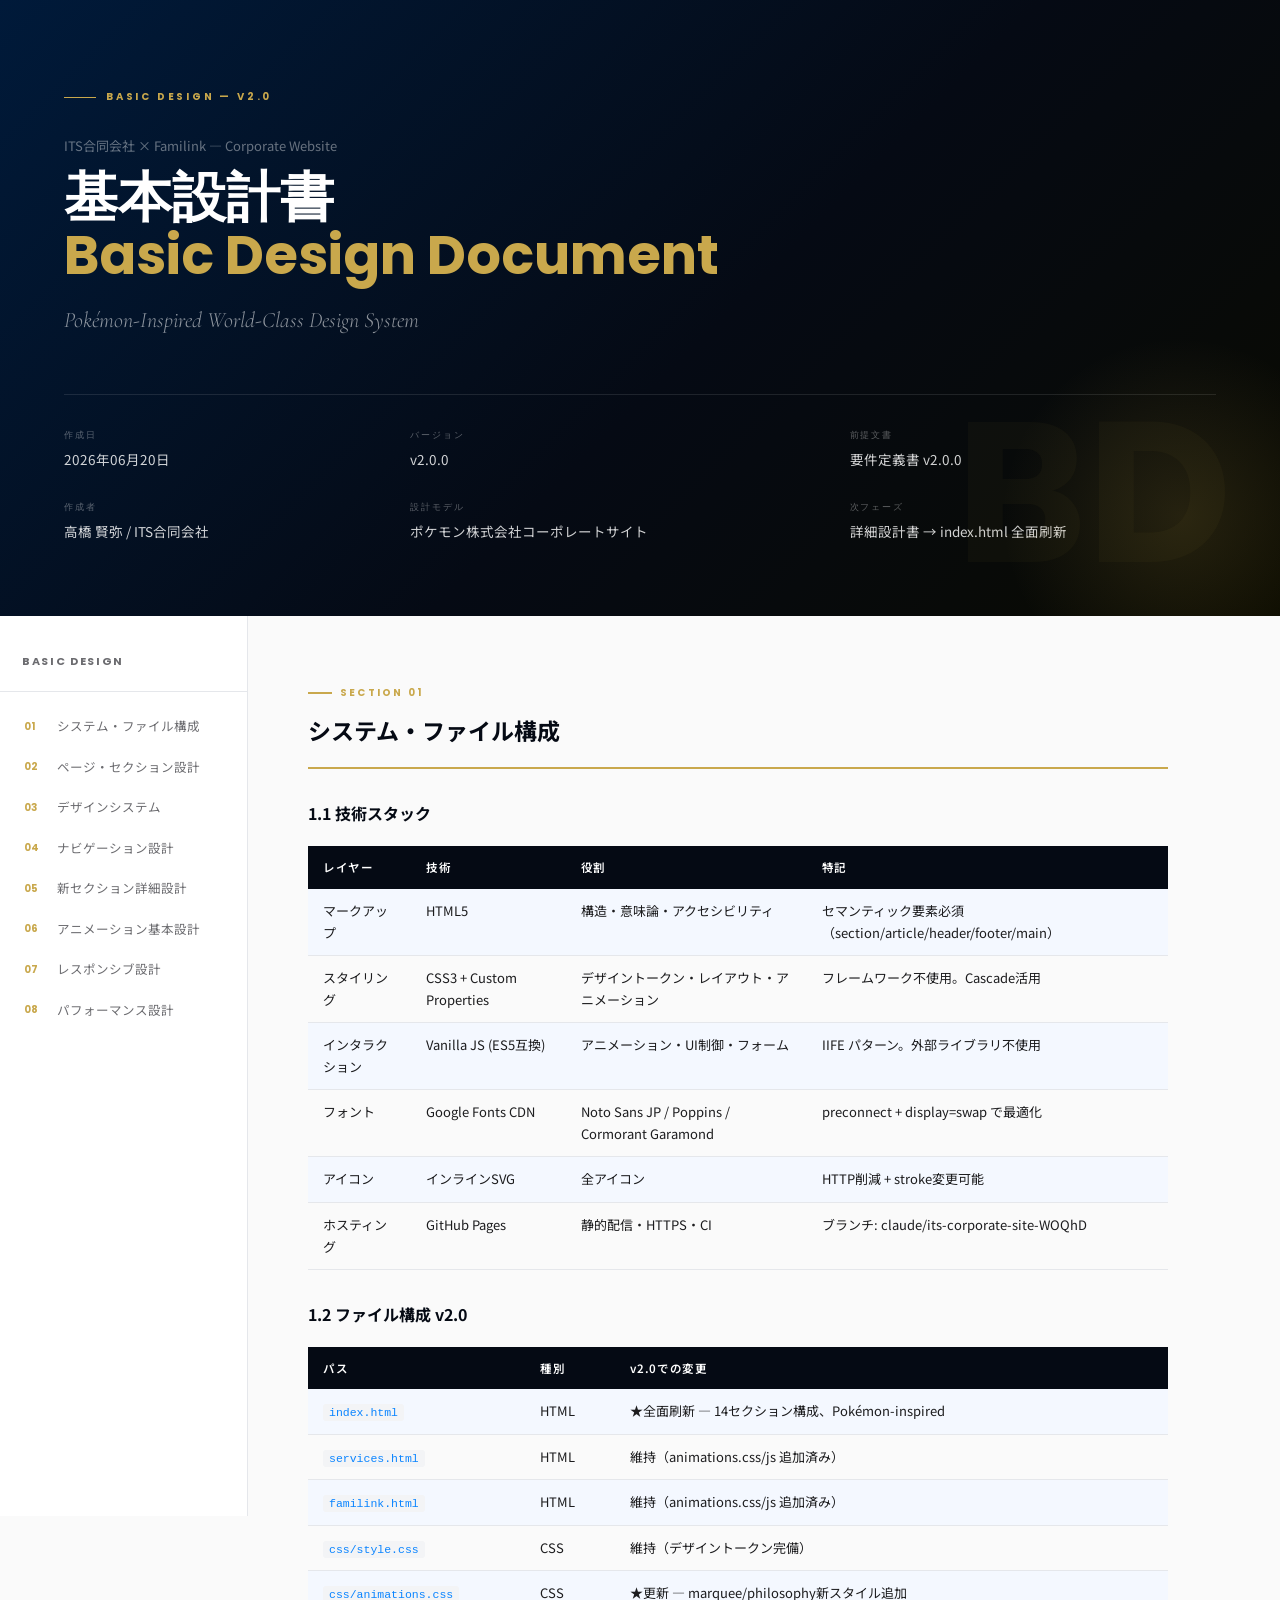
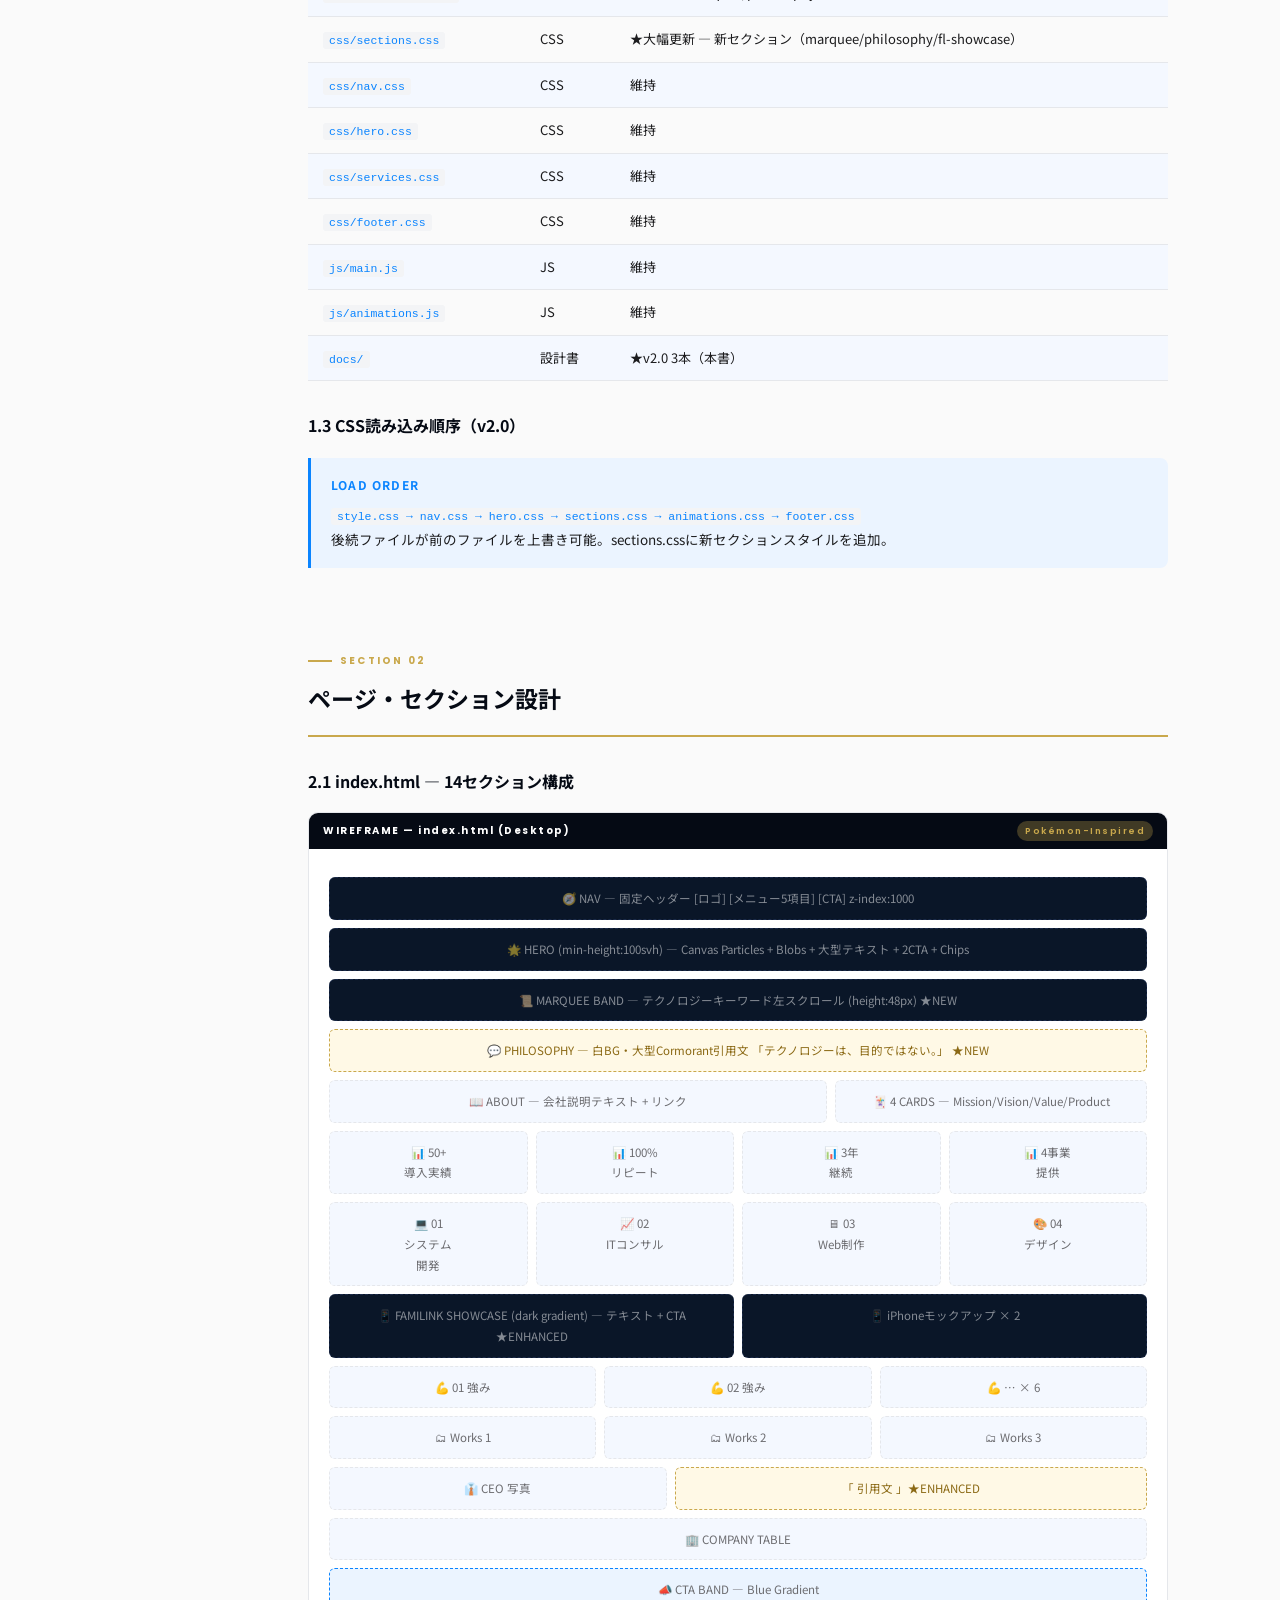
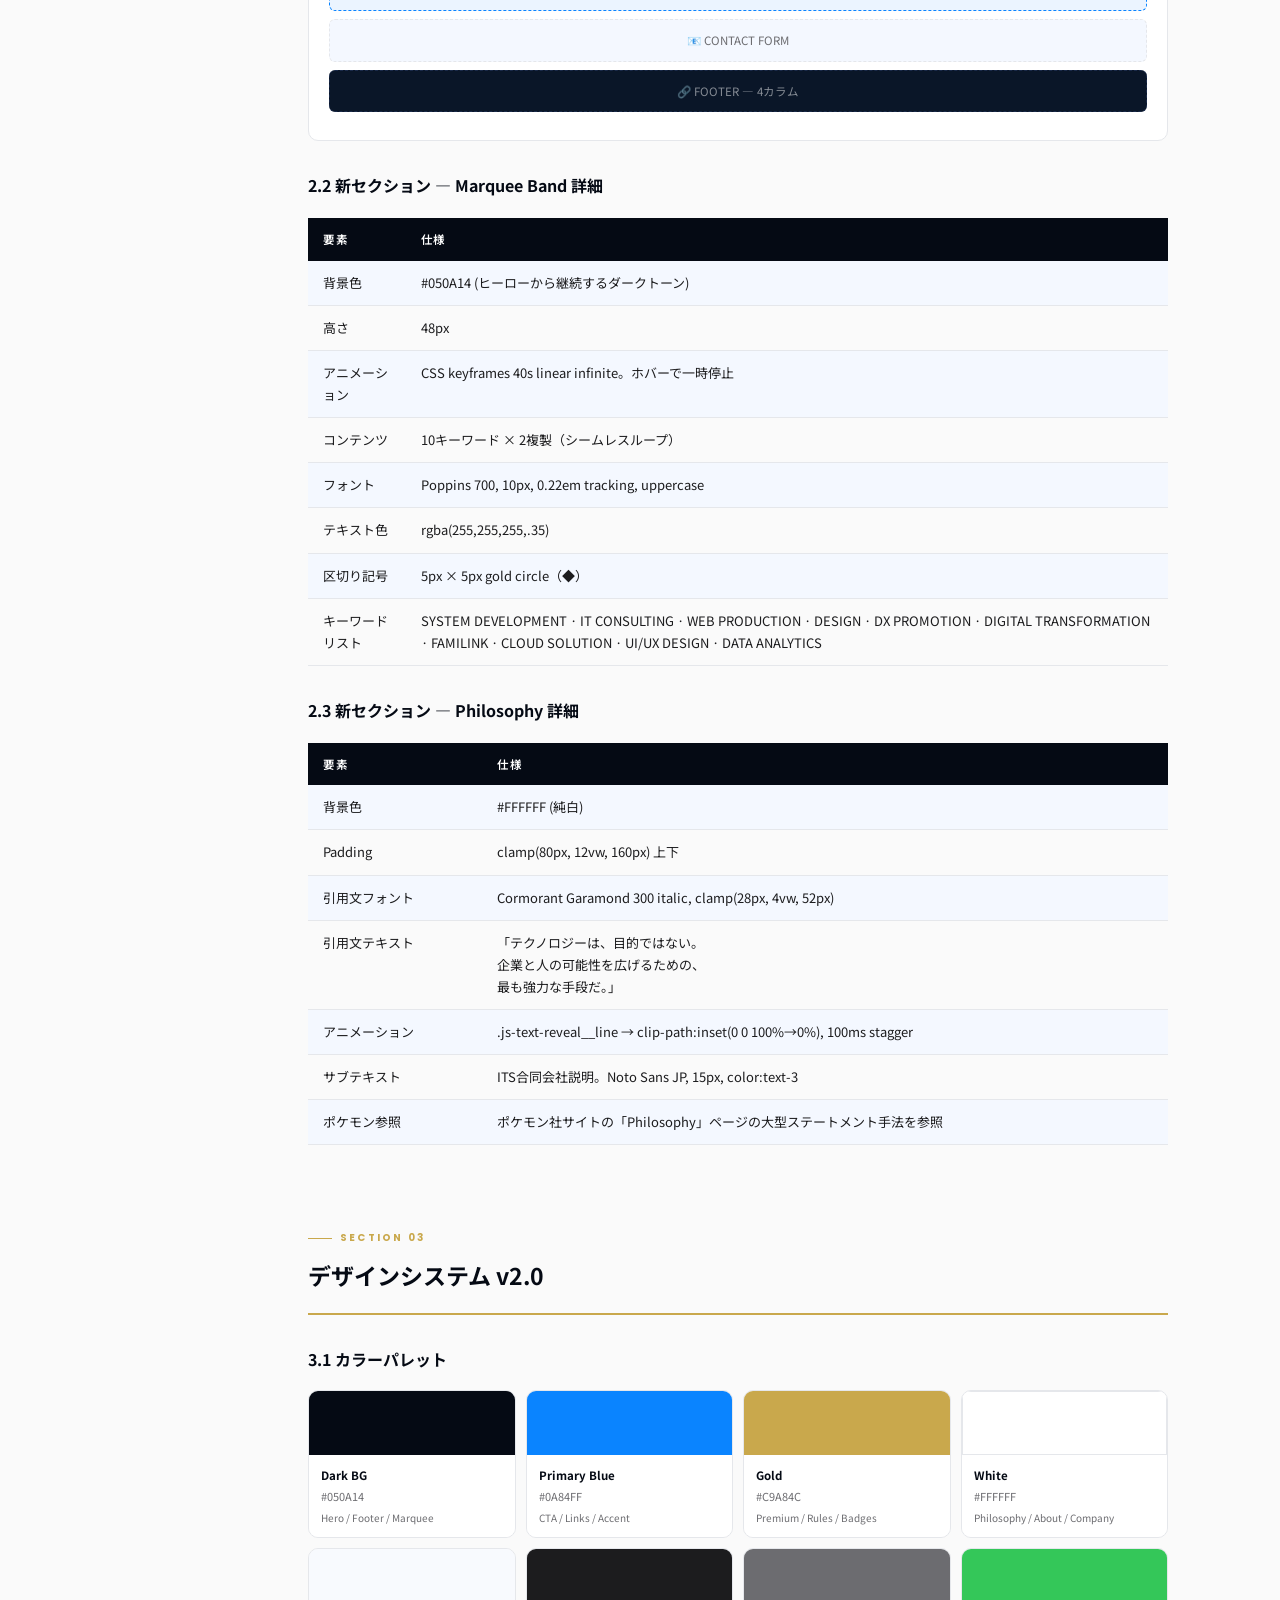
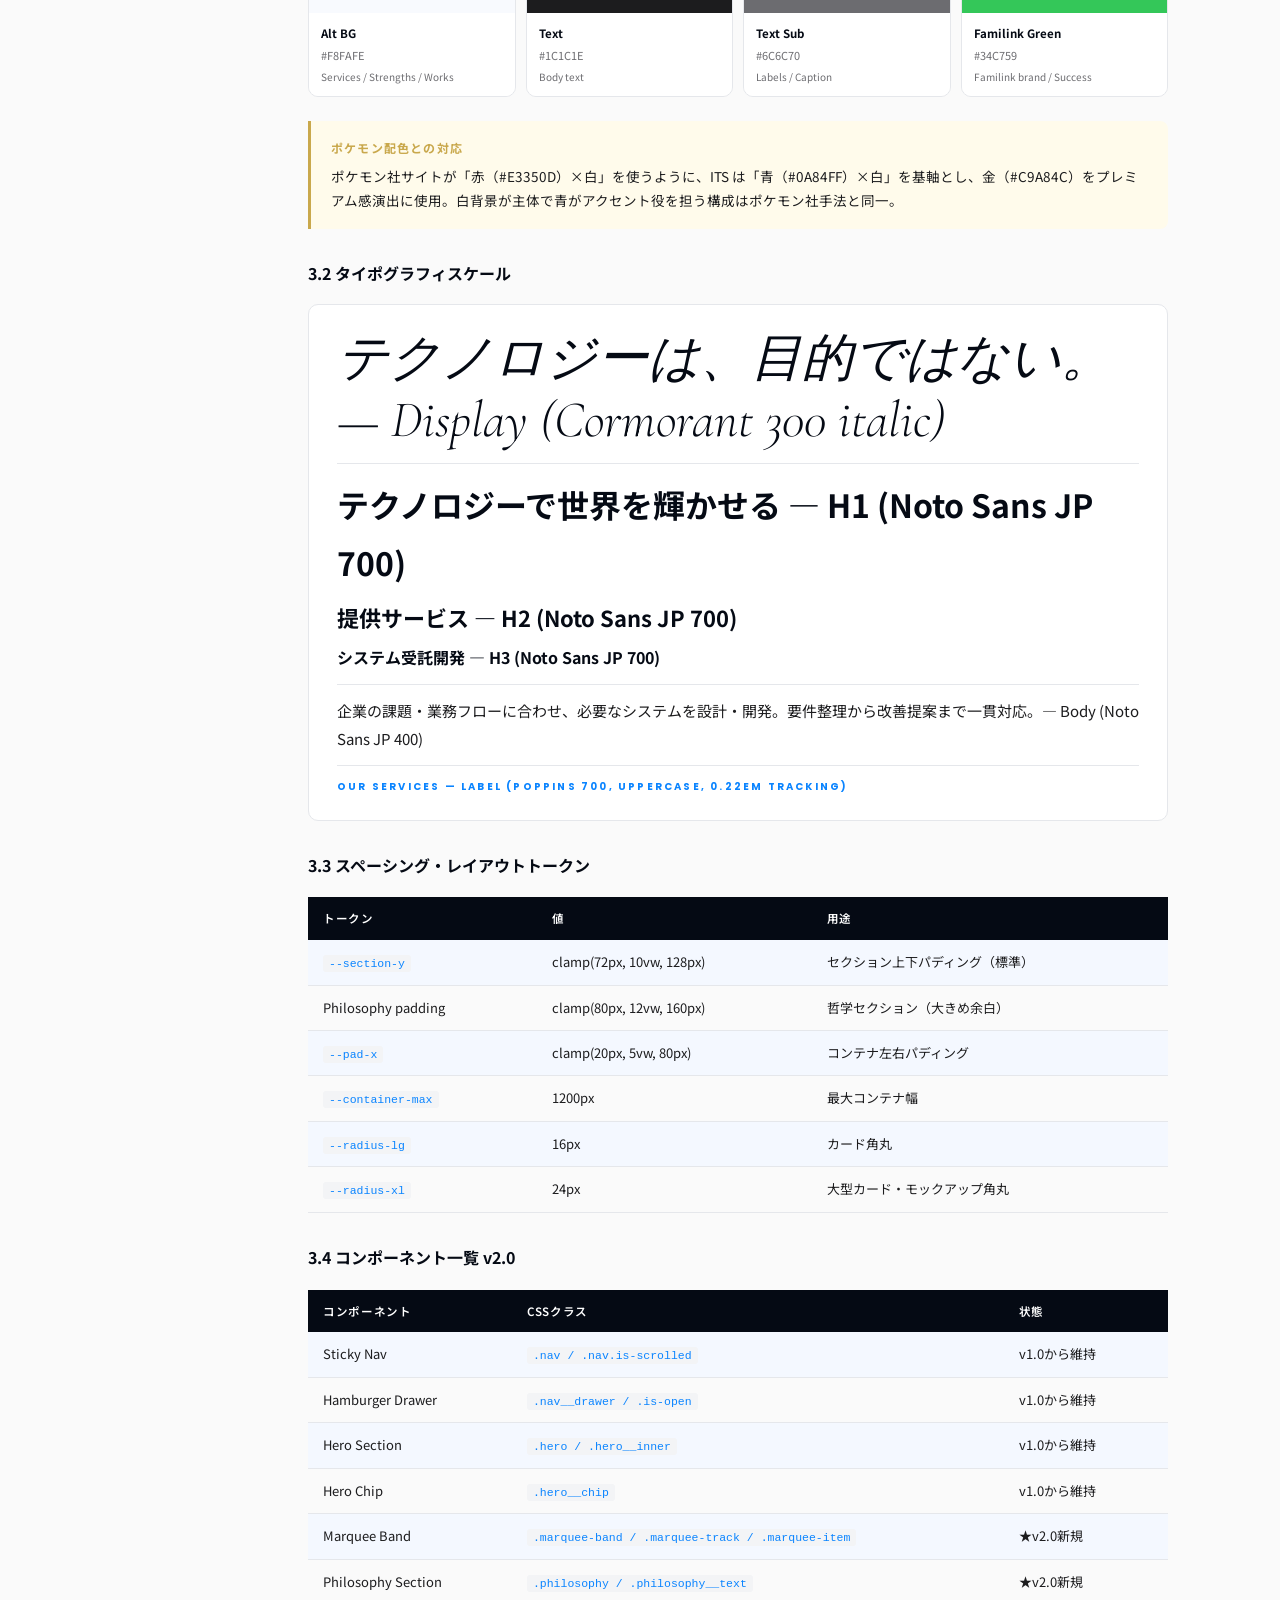
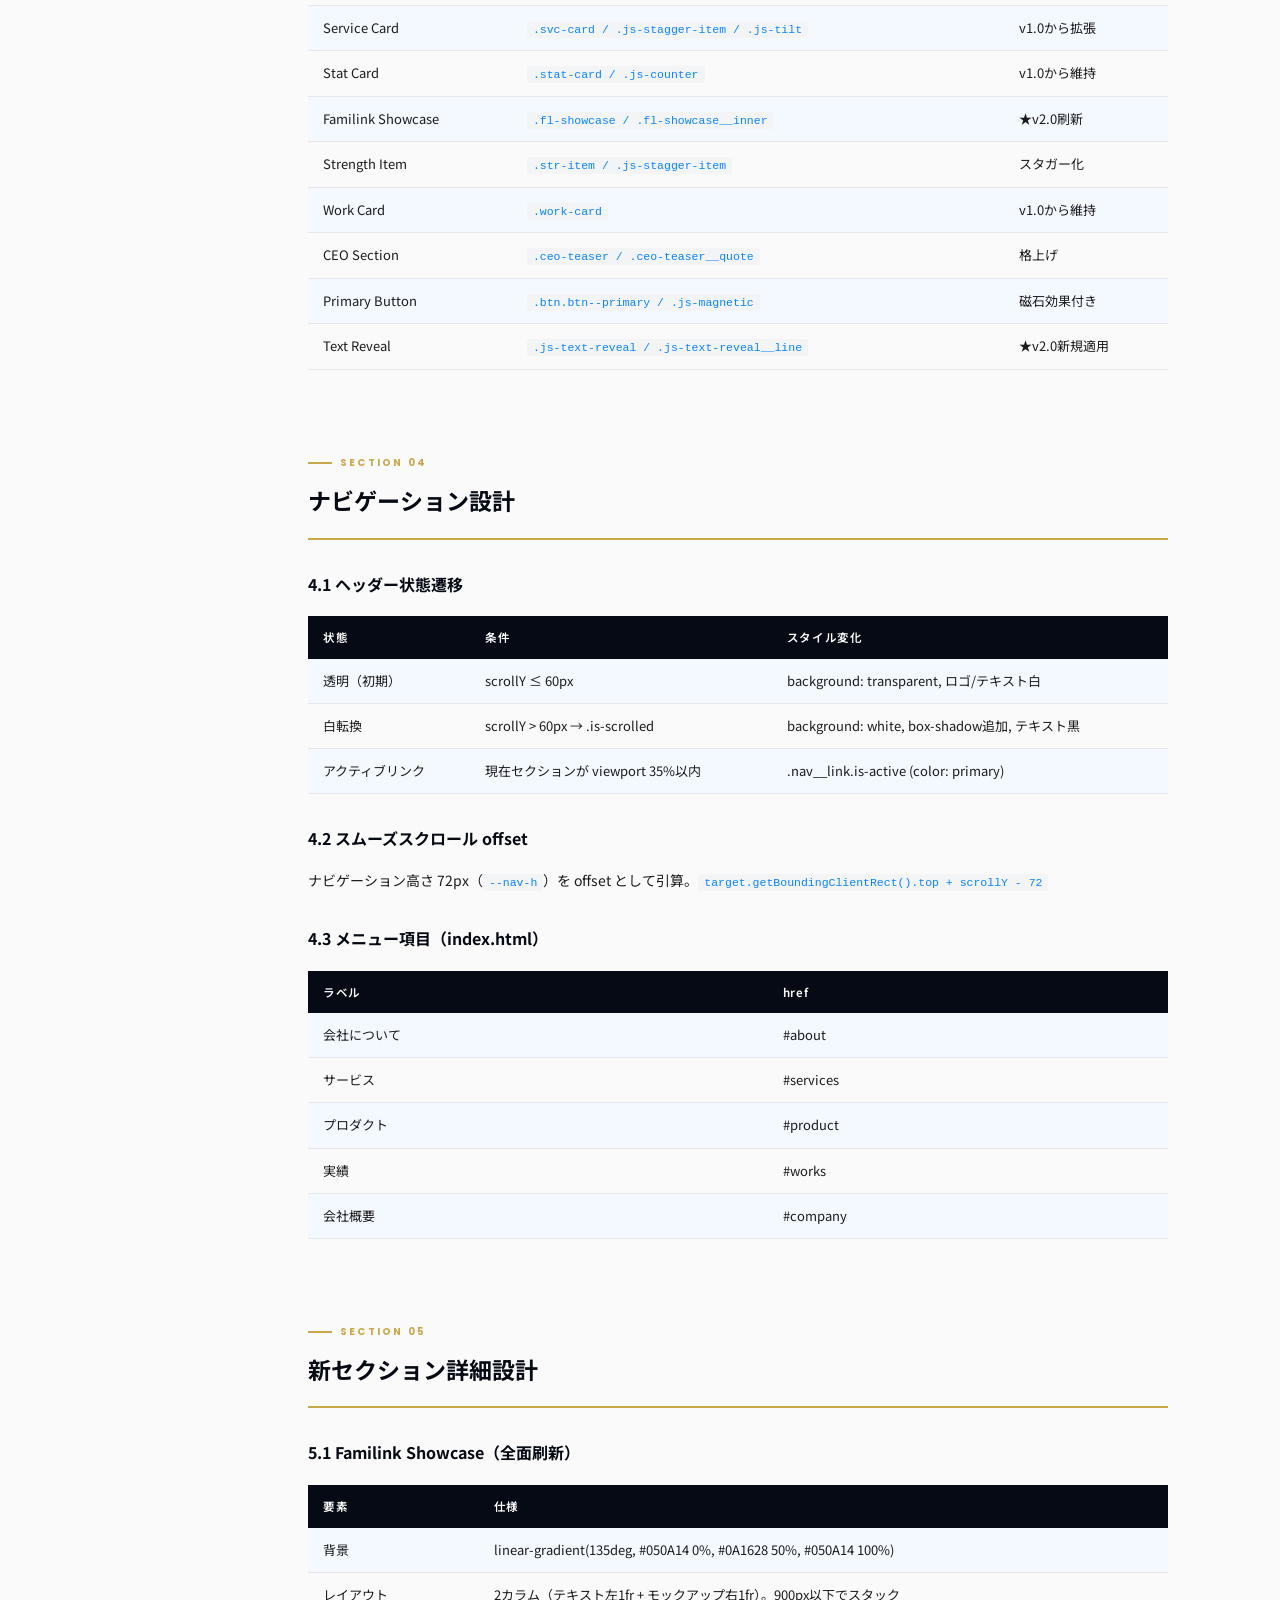
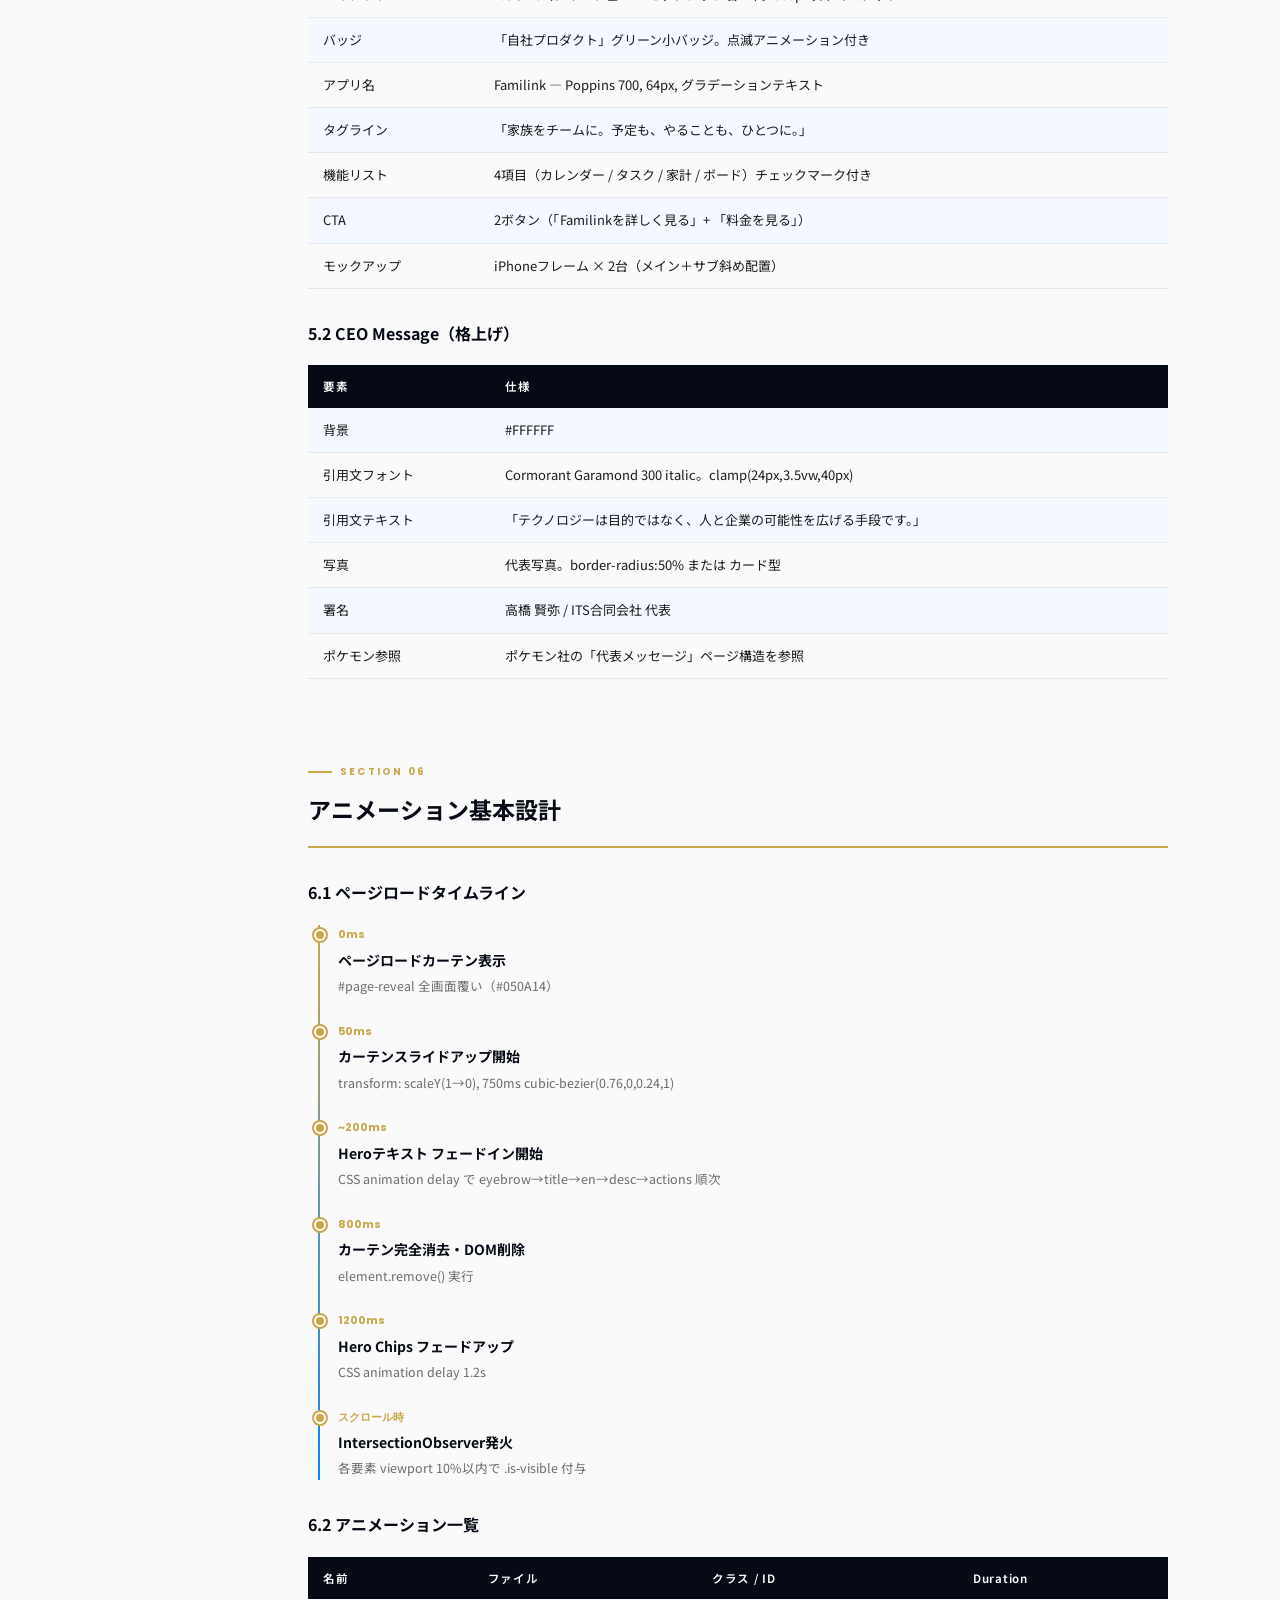
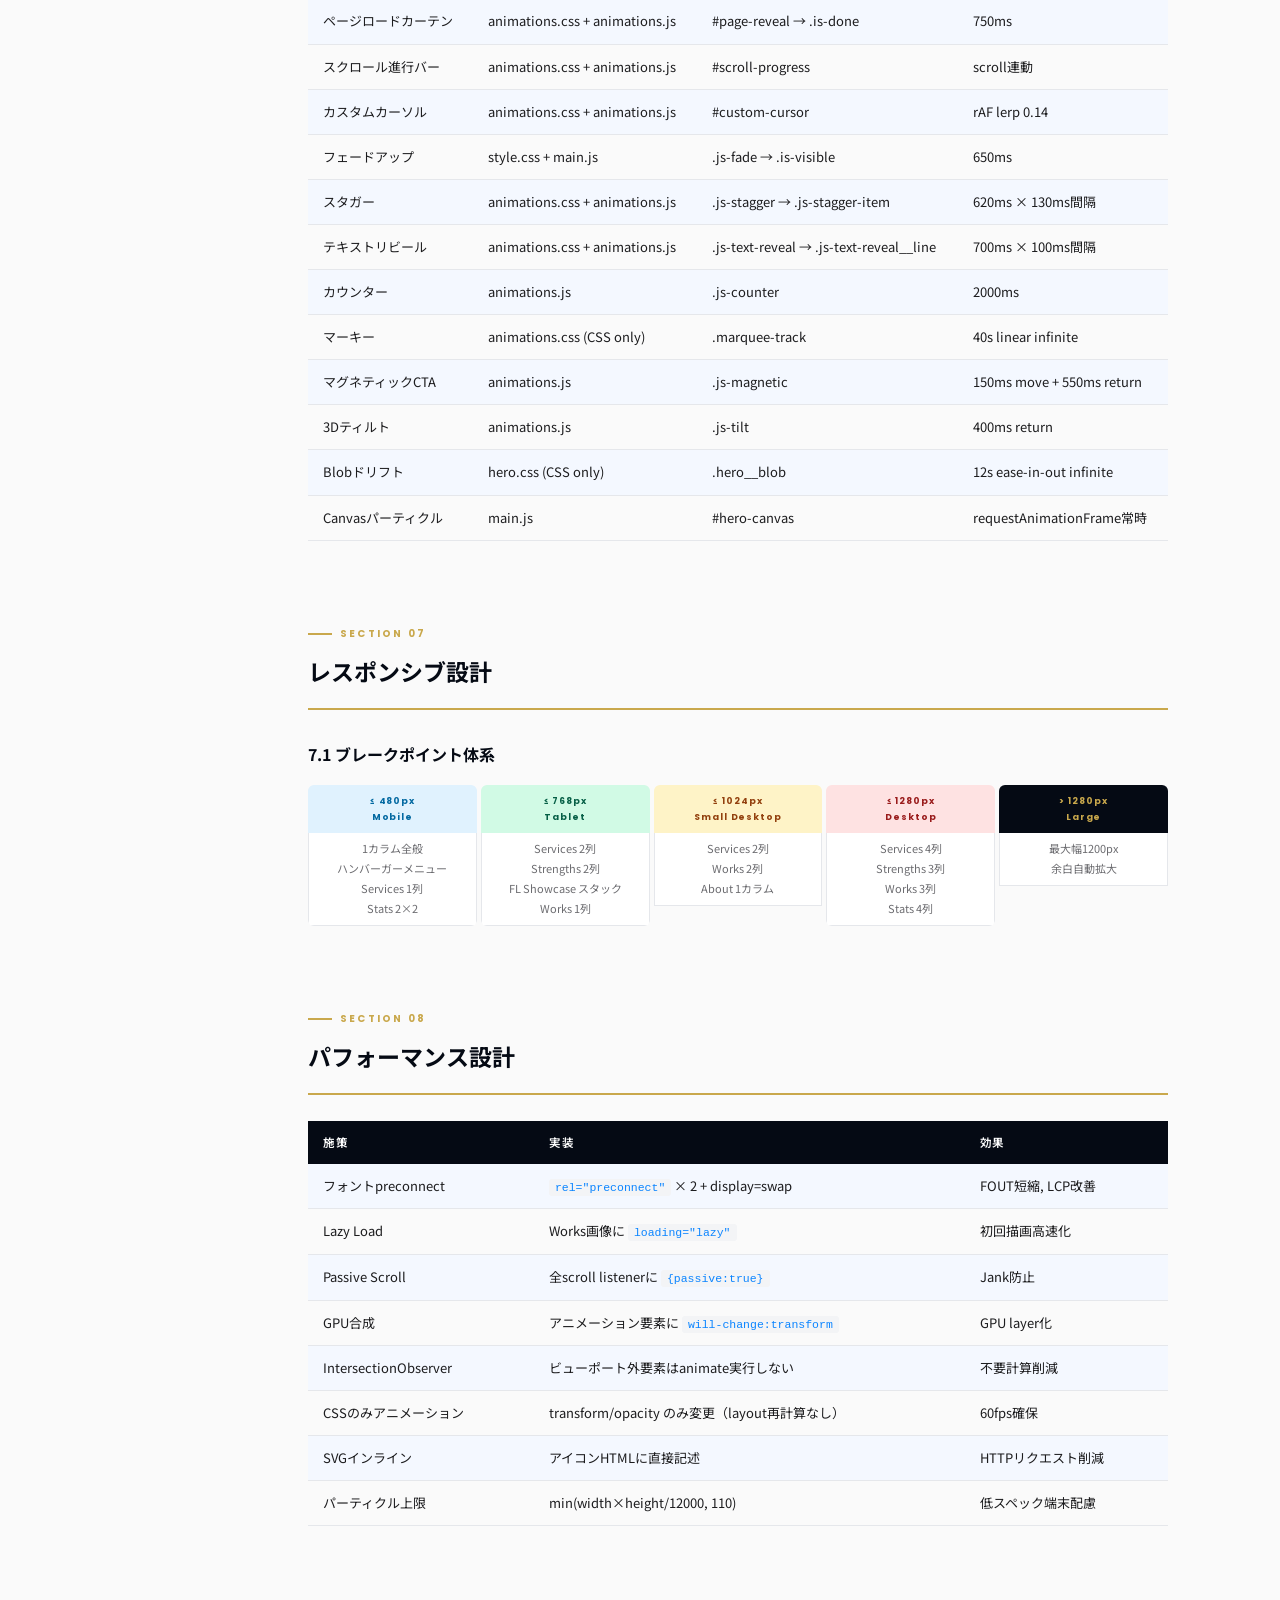
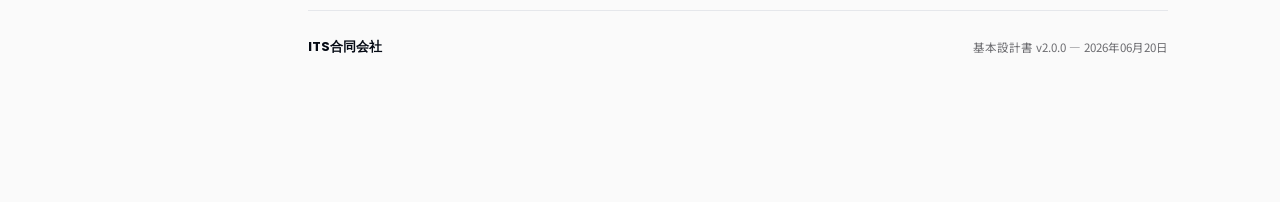
<file: docs/02-basic-design.html>
<!DOCTYPE html>
<html lang="ja">
<head>
  <meta charset="UTF-8">
  <meta name="viewport" content="width=device-width, initial-scale=1.0">
  <title>基本設計書 v2.0 — ITS合同会社 × Familink コーポレートサイト</title>
  <link rel="preconnect" href="https://fonts.googleapis.com">
  <link href="https://fonts.googleapis.com/css2?family=Noto+Sans+JP:wght@300;400;500;700&family=Poppins:wght@300;400;600;700&family=Cormorant+Garamond:wght@300;400&display=swap" rel="stylesheet">
  <style>
    :root {
      --c-primary:#0A84FF; --c-dark:#050A14; --c-gold:#C9A84C; --c-green:#34C759;
      --c-text:#1C1C1E; --c-text2:#6C6C70; --c-border:#E5E7EB;
      --c-bg:#FAFAFA; --c-row:#F4F8FF;
      --font-sans:'Noto Sans JP',sans-serif; --font-en:'Poppins',sans-serif;
      --font-ser:'Cormorant Garamond',serif;
    }
    *,*::before,*::after{box-sizing:border-box;margin:0;padding:0}
    html{scroll-behavior:smooth}
    body{font-family:var(--font-sans);color:var(--c-text);background:var(--c-bg);line-height:1.8;font-size:14px}

    .cover{background:linear-gradient(135deg,#001A3A 0%,#050A14 55%,#0A0A00 100%);color:#fff;padding:80px 64px 72px;position:relative;overflow:hidden}
    .cover::before{content:'BD';position:absolute;right:48px;bottom:24px;font-family:var(--font-en);font-size:200px;font-weight:700;color:rgba(201,168,76,.04);line-height:1;pointer-events:none}
    .cover::after{content:'';position:absolute;bottom:-80px;right:-80px;width:360px;height:360px;background:radial-gradient(circle,rgba(201,168,76,.15) 0%,transparent 70%);pointer-events:none}
    .cover__ver{display:inline-flex;align-items:center;gap:10px;font-family:var(--font-en);font-size:10px;font-weight:700;letter-spacing:0.28em;text-transform:uppercase;color:var(--c-gold);margin-bottom:28px}
    .cover__ver::before{content:'';width:32px;height:1.5px;background:var(--c-gold)}
    .cover__co{font-size:13px;color:rgba(255,255,255,.4);margin-bottom:10px}
    .cover__title{font-family:var(--font-en);font-size:clamp(32px,4.5vw,54px);font-weight:700;line-height:1.08;color:#fff;margin-bottom:16px}
    .cover__title span{color:var(--c-gold)}
    .cover__sub{font-family:var(--font-ser);font-size:22px;font-weight:300;font-style:italic;color:rgba(255,255,255,.55);margin-bottom:52px}
    .cover__meta{display:grid;grid-template-columns:repeat(3,auto);gap:28px 52px;border-top:1px solid rgba(255,255,255,.1);padding-top:32px}
    .cover__meta dt{font-size:9px;letter-spacing:0.2em;color:rgba(255,255,255,.35);text-transform:uppercase;margin-bottom:4px;font-family:var(--font-en)}
    .cover__meta dd{font-size:13.5px;color:rgba(255,255,255,.82)}

    .layout{display:flex;min-height:100vh}
    .sidebar{width:248px;flex-shrink:0;background:#fff;border-right:1px solid var(--c-border);padding:36px 0;position:sticky;top:0;height:100vh;overflow-y:auto}
    .sidebar__brand{padding:0 22px 20px;border-bottom:1px solid var(--c-border);margin-bottom:14px;font-family:var(--font-en);font-size:11px;font-weight:700;letter-spacing:0.15em;text-transform:uppercase;color:var(--c-text2)}
    .sidebar a{display:flex;align-items:center;gap:11px;padding:9px 22px;font-size:12.5px;color:var(--c-text2);text-decoration:none;transition:all .18s;border-left:2px solid transparent}
    .sidebar a:hover{color:var(--c-gold);background:#FFFDF5}
    .sidebar__num{font-family:var(--font-en);font-size:10px;color:var(--c-gold);font-weight:700;min-width:22px}
    .content{flex:1;padding:52px 60px;max-width:980px}
    .section{margin-bottom:68px;padding-top:8px}
    .section__badge{display:inline-flex;align-items:center;gap:8px;font-family:var(--font-en);font-size:10px;font-weight:700;letter-spacing:0.22em;text-transform:uppercase;color:var(--c-gold);margin-bottom:8px}
    .section__badge::before{content:'';width:24px;height:1.5px;background:var(--c-gold)}
    .section__title{font-size:23px;font-weight:700;color:var(--c-dark);margin-bottom:26px;padding-bottom:16px;border-bottom:2px solid var(--c-gold)}
    h3{font-size:16px;font-weight:700;color:var(--c-dark);margin:30px 0 14px}
    h4{font-size:13px;font-weight:700;color:var(--c-text2);margin:18px 0 8px}
    p{margin-bottom:14px;line-height:1.88}
    table{width:100%;border-collapse:collapse;font-size:13px;margin:18px 0 28px}
    th{background:var(--c-dark);color:#fff;padding:11px 15px;text-align:left;font-weight:600;font-size:11.5px;letter-spacing:0.06em}
    td{padding:11px 15px;border-bottom:1px solid var(--c-border);vertical-align:top;line-height:1.7}
    tr:nth-child(even) td{background:var(--c-row)}
    code{font-size:11.5px;background:#F3F4F6;padding:2px 6px;border-radius:3px;color:var(--c-primary)}
    .callout{border-left:3px solid var(--c-gold);background:#FFFBEB;border-radius:0 8px 8px 0;padding:16px 20px;margin:18px 0;font-size:13.5px;line-height:1.8}
    .callout--blue{border-color:var(--c-primary);background:#EBF4FF}
    .callout__title{font-weight:700;font-size:12px;letter-spacing:0.1em;text-transform:uppercase;margin-bottom:6px;color:var(--c-gold)}
    .callout--blue .callout__title{color:var(--c-primary)}
    ul.doc-list{padding-left:0;list-style:none}
    ul.doc-list li{padding:7px 0 7px 22px;position:relative;border-bottom:1px solid var(--c-border);font-size:13.5px}
    ul.doc-list li::before{content:'';position:absolute;left:0;top:50%;transform:translateY(-50%);width:8px;height:8px;border-radius:50%;background:var(--c-gold)}

    /* COLOR SWATCHES */
    .swatch-row{display:grid;grid-template-columns:repeat(4,1fr);gap:10px;margin:16px 0 24px}
    .swatch{border-radius:10px;overflow:hidden;border:1px solid var(--c-border)}
    .swatch__color{height:64px}
    .swatch__info{padding:10px 12px;background:#fff}
    .swatch__name{font-weight:700;font-size:11.5px;color:var(--c-dark)}
    .swatch__hex{font-size:11px;color:var(--c-text2);margin-top:2px}
    .swatch__role{font-size:10px;color:var(--c-text2);margin-top:2px}

    /* TYPE DEMO */
    .type-demo{background:#fff;border:1px solid var(--c-border);border-radius:10px;padding:24px 28px;margin:16px 0 24px}
    .t-display{font-family:var(--font-ser);font-size:clamp(32px,4vw,52px);font-weight:300;font-style:italic;color:var(--c-dark);line-height:1.2;margin-bottom:8px}
    .t-h1{font-size:32px;font-weight:700;color:var(--c-dark);margin-bottom:6px}
    .t-h2{font-size:22px;font-weight:700;color:var(--c-dark);margin-bottom:6px}
    .t-h3{font-size:16px;font-weight:700;color:var(--c-dark);margin-bottom:6px}
    .t-body{font-size:15px;color:var(--c-text);line-height:1.85;margin-bottom:6px}
    .t-label{font-family:var(--font-en);font-size:10px;font-weight:700;letter-spacing:0.22em;text-transform:uppercase;color:var(--c-primary)}
    .t-sep{height:1px;background:var(--c-border);margin:12px 0}

    /* SECTION WIREFRAME */
    .wireframe{background:#fff;border:1px solid var(--c-border);border-radius:10px;overflow:hidden;margin:16px 0 24px}
    .wf-bar{background:var(--c-dark);color:#fff;padding:8px 14px;font-family:var(--font-en);font-size:10px;font-weight:700;letter-spacing:0.15em;display:flex;align-items:center;justify-content:space-between}
    .wf-bar__tag{font-size:9px;background:rgba(201,168,76,.3);color:var(--c-gold);padding:2px 8px;border-radius:100px;font-weight:600}
    .wf-body{padding:20px;font-size:12.5px}
    .wf-row{display:grid;gap:8px;margin:8px 0}
    .wf-block{background:var(--c-row);border:1px dashed var(--c-border);border-radius:6px;padding:10px 12px;font-size:11.5px;color:var(--c-text2);text-align:center}
    .wf-block--dark{background:#0A1628;border-color:#1A2A4A;color:rgba(255,255,255,.5)}
    .wf-block--gold{background:#FFF9E6;border-color:var(--c-gold);color:#8B6914}
    .wf-block--green{background:#F0FFF4;border-color:var(--c-green);color:#065F46}

    /* ANIMATION TIMELINE */
    .timeline{position:relative;padding-left:30px;margin:18px 0}
    .timeline::before{content:'';position:absolute;left:10px;top:0;bottom:0;width:2px;background:linear-gradient(to bottom,var(--c-gold),var(--c-primary))}
    .tl-item{position:relative;margin-bottom:24px}
    .tl-item::before{content:'';position:absolute;left:-24px;top:4px;width:12px;height:12px;border-radius:50%;background:var(--c-gold);border:2px solid #fff;box-shadow:0 0 0 2px var(--c-gold)}
    .tl-time{font-family:var(--font-en);font-size:11px;font-weight:700;color:var(--c-gold);margin-bottom:3px}
    .tl-label{font-size:14px;font-weight:700;color:var(--c-dark);margin-bottom:2px}
    .tl-desc{font-size:12.5px;color:var(--c-text2)}

    /* RESPONSIVE TABLE */
    .bp-grid{display:grid;grid-template-columns:repeat(5,1fr);gap:4px;margin:16px 0}
    .bp-col{border-radius:6px;overflow:hidden;font-size:11px;text-align:center}
    .bp-col__head{padding:8px;font-weight:700;font-family:var(--font-en);font-size:9px;letter-spacing:0.1em}
    .bp-col__body{padding:6px;background:#fff;border:1px solid var(--c-border);border-top:none;font-size:11px;color:var(--c-text2)}
    .bp-col--1{} .bp-col--1 .bp-col__head{background:#E0F2FE;color:#0369A1}
    .bp-col--2 .bp-col__head{background:#D1FAE5;color:#065F46}
    .bp-col--3 .bp-col__head{background:#FEF3C7;color:#92400E}
    .bp-col--4 .bp-col__head{background:#FEE2E2;color:#991B1B}
    .bp-col--5 .bp-col__head{background:var(--c-dark);color:var(--c-gold)}

    .doc-footer{margin-top:84px;padding:24px 0;border-top:1px solid var(--c-border);font-size:11.5px;color:var(--c-text2);display:flex;justify-content:space-between;align-items:center}
    .doc-footer__logo{font-family:var(--font-en);font-weight:700;font-size:13px;color:var(--c-dark)}
    @media(max-width:860px){.sidebar{display:none}.content{padding:32px 24px}.cover{padding:48px 24px 44px}.cover__meta{grid-template-columns:1fr 1fr}.swatch-row{grid-template-columns:1fr 1fr}}
  </style>
</head>
<body>

<div class="cover">
  <div class="cover__ver">Basic Design — v2.0</div>
  <div class="cover__co">ITS合同会社 × Familink — Corporate Website</div>
  <h1 class="cover__title">基本設計書<br><span>Basic Design Document</span></h1>
  <p class="cover__sub">Pokémon-Inspired World-Class Design System</p>
  <dl class="cover__meta">
    <div><dt>作成日</dt><dd>2026年06月20日</dd></div>
    <div><dt>バージョン</dt><dd>v2.0.0</dd></div>
    <div><dt>前提文書</dt><dd>要件定義書 v2.0.0</dd></div>
    <div><dt>作成者</dt><dd>高橋 賢弥 / ITS合同会社</dd></div>
    <div><dt>設計モデル</dt><dd>ポケモン株式会社コーポレートサイト</dd></div>
    <div><dt>次フェーズ</dt><dd>詳細設計書 → index.html 全面刷新</dd></div>
  </dl>
</div>

<div class="layout">
  <nav class="sidebar">
    <div class="sidebar__brand">Basic Design</div>
    <a href="#s1"><span class="sidebar__num">01</span>システム・ファイル構成</a>
    <a href="#s2"><span class="sidebar__num">02</span>ページ・セクション設計</a>
    <a href="#s3"><span class="sidebar__num">03</span>デザインシステム</a>
    <a href="#s4"><span class="sidebar__num">04</span>ナビゲーション設計</a>
    <a href="#s5"><span class="sidebar__num">05</span>新セクション詳細設計</a>
    <a href="#s6"><span class="sidebar__num">06</span>アニメーション基本設計</a>
    <a href="#s7"><span class="sidebar__num">07</span>レスポンシブ設計</a>
    <a href="#s8"><span class="sidebar__num">08</span>パフォーマンス設計</a>
  </nav>

  <main class="content">

    <!-- 01 システム -->
    <section class="section" id="s1">
      <div class="section__badge">Section 01</div>
      <h2 class="section__title">システム・ファイル構成</h2>

      <h3>1.1 技術スタック</h3>
      <table>
        <tr><th>レイヤー</th><th>技術</th><th>役割</th><th>特記</th></tr>
        <tr><td>マークアップ</td><td>HTML5</td><td>構造・意味論・アクセシビリティ</td><td>セマンティック要素必須（section/article/header/footer/main）</td></tr>
        <tr><td>スタイリング</td><td>CSS3 + Custom Properties</td><td>デザイントークン・レイアウト・アニメーション</td><td>フレームワーク不使用。Cascade活用</td></tr>
        <tr><td>インタラクション</td><td>Vanilla JS (ES5互換)</td><td>アニメーション・UI制御・フォーム</td><td>IIFE パターン。外部ライブラリ不使用</td></tr>
        <tr><td>フォント</td><td>Google Fonts CDN</td><td>Noto Sans JP / Poppins / Cormorant Garamond</td><td>preconnect + display=swap で最適化</td></tr>
        <tr><td>アイコン</td><td>インラインSVG</td><td>全アイコン</td><td>HTTP削減 + stroke変更可能</td></tr>
        <tr><td>ホスティング</td><td>GitHub Pages</td><td>静的配信・HTTPS・CI</td><td>ブランチ: claude/its-corporate-site-WOQhD</td></tr>
      </table>

      <h3>1.2 ファイル構成 v2.0</h3>
      <table>
        <tr><th>パス</th><th>種別</th><th>v2.0での変更</th></tr>
        <tr><td><code>index.html</code></td><td>HTML</td><td>★全面刷新 — 14セクション構成、Pokémon-inspired</td></tr>
        <tr><td><code>services.html</code></td><td>HTML</td><td>維持（animations.css/js 追加済み）</td></tr>
        <tr><td><code>familink.html</code></td><td>HTML</td><td>維持（animations.css/js 追加済み）</td></tr>
        <tr><td><code>css/style.css</code></td><td>CSS</td><td>維持（デザイントークン完備）</td></tr>
        <tr><td><code>css/animations.css</code></td><td>CSS</td><td>★更新 — marquee/philosophy新スタイル追加</td></tr>
        <tr><td><code>css/sections.css</code></td><td>CSS</td><td>★大幅更新 — 新セクション（marquee/philosophy/fl-showcase）</td></tr>
        <tr><td><code>css/nav.css</code></td><td>CSS</td><td>維持</td></tr>
        <tr><td><code>css/hero.css</code></td><td>CSS</td><td>維持</td></tr>
        <tr><td><code>css/services.css</code></td><td>CSS</td><td>維持</td></tr>
        <tr><td><code>css/footer.css</code></td><td>CSS</td><td>維持</td></tr>
        <tr><td><code>js/main.js</code></td><td>JS</td><td>維持</td></tr>
        <tr><td><code>js/animations.js</code></td><td>JS</td><td>維持</td></tr>
        <tr><td><code>docs/</code></td><td>設計書</td><td>★v2.0 3本（本書）</td></tr>
      </table>

      <h3>1.3 CSS読み込み順序（v2.0）</h3>
      <div class="callout callout--blue">
        <div class="callout__title">Load Order</div>
        <code>style.css → nav.css → hero.css → sections.css → animations.css → footer.css</code>
        <br>後続ファイルが前のファイルを上書き可能。sections.cssに新セクションスタイルを追加。
      </div>
    </section>

    <!-- 02 ページ設計 -->
    <section class="section" id="s2">
      <div class="section__badge">Section 02</div>
      <h2 class="section__title">ページ・セクション設計</h2>

      <h3>2.1 index.html — 14セクション構成</h3>

      <div class="wireframe">
        <div class="wf-bar">WIREFRAME — index.html (Desktop) <span class="wf-bar__tag">Pokémon-Inspired</span></div>
        <div class="wf-body">
          <div class="wf-row" style="grid-template-columns:1fr"><div class="wf-block wf-block--dark">🧭 NAV — 固定ヘッダー [ロゴ] [メニュー5項目] [CTA]  z-index:1000</div></div>
          <div class="wf-row" style="grid-template-columns:1fr"><div class="wf-block wf-block--dark">🌟 HERO (min-height:100svh) — Canvas Particles + Blobs + 大型テキスト + 2CTA + Chips</div></div>
          <div class="wf-row" style="grid-template-columns:1fr"><div class="wf-block wf-block--dark">📜 MARQUEE BAND — テクノロジーキーワード左スクロール (height:48px) ★NEW</div></div>
          <div class="wf-row" style="grid-template-columns:1fr"><div class="wf-block wf-block--gold">💬 PHILOSOPHY — 白BG・大型Cormorant引用文 「テクノロジーは、目的ではない。」 ★NEW</div></div>
          <div class="wf-row" style="grid-template-columns:1.6fr 1fr"><div class="wf-block">📖 ABOUT — 会社説明テキスト + リンク</div><div class="wf-block">🃏 4 CARDS — Mission/Vision/Value/Product</div></div>
          <div class="wf-row" style="grid-template-columns:repeat(4,1fr)"><div class="wf-block">📊 50+<br>導入実績</div><div class="wf-block">📊 100%<br>リピート</div><div class="wf-block">📊 3年<br>継続</div><div class="wf-block">📊 4事業<br>提供</div></div>
          <div class="wf-row" style="grid-template-columns:repeat(4,1fr)"><div class="wf-block">💻 01<br>システム<br>開発</div><div class="wf-block">📈 02<br>ITコンサル</div><div class="wf-block">🖥 03<br>Web制作</div><div class="wf-block">🎨 04<br>デザイン</div></div>
          <div class="wf-row" style="grid-template-columns:1fr 1fr"><div class="wf-block wf-block--dark">📱 FAMILINK SHOWCASE (dark gradient) — テキスト + CTA ★ENHANCED</div><div class="wf-block wf-block--dark">📱 iPhoneモックアップ × 2</div></div>
          <div class="wf-row" style="grid-template-columns:repeat(3,1fr)"><div class="wf-block">💪 01 強み</div><div class="wf-block">💪 02 強み</div><div class="wf-block">💪 … × 6</div></div>
          <div class="wf-row" style="grid-template-columns:repeat(3,1fr)"><div class="wf-block">🗂 Works 1</div><div class="wf-block">🗂 Works 2</div><div class="wf-block">🗂 Works 3</div></div>
          <div class="wf-row" style="grid-template-columns:1fr 1.4fr"><div class="wf-block">👔 CEO 写真</div><div class="wf-block wf-block--gold">「 引用文 」★ENHANCED</div></div>
          <div class="wf-row" style="grid-template-columns:1fr"><div class="wf-block">🏢 COMPANY TABLE</div></div>
          <div class="wf-row" style="grid-template-columns:1fr"><div class="wf-block" style="background:#EBF4FF;border-color:var(--c-primary)">📣 CTA BAND — Blue Gradient</div></div>
          <div class="wf-row" style="grid-template-columns:1fr"><div class="wf-block">📧 CONTACT FORM</div></div>
          <div class="wf-row" style="grid-template-columns:1fr"><div class="wf-block wf-block--dark">🔗 FOOTER — 4カラム</div></div>
        </div>
      </div>

      <h3>2.2 新セクション — Marquee Band 詳細</h3>
      <table>
        <tr><th>要素</th><th>仕様</th></tr>
        <tr><td>背景色</td><td>#050A14 (ヒーローから継続するダークトーン)</td></tr>
        <tr><td>高さ</td><td>48px</td></tr>
        <tr><td>アニメーション</td><td>CSS keyframes 40s linear infinite。ホバーで一時停止</td></tr>
        <tr><td>コンテンツ</td><td>10キーワード × 2複製（シームレスループ）</td></tr>
        <tr><td>フォント</td><td>Poppins 700, 10px, 0.22em tracking, uppercase</td></tr>
        <tr><td>テキスト色</td><td>rgba(255,255,255,.35)</td></tr>
        <tr><td>区切り記号</td><td>5px × 5px gold circle（◆）</td></tr>
        <tr><td>キーワードリスト</td><td>SYSTEM DEVELOPMENT · IT CONSULTING · WEB PRODUCTION · DESIGN · DX PROMOTION · DIGITAL TRANSFORMATION · FAMILINK · CLOUD SOLUTION · UI/UX DESIGN · DATA ANALYTICS</td></tr>
      </table>

      <h3>2.3 新セクション — Philosophy 詳細</h3>
      <table>
        <tr><th>要素</th><th>仕様</th></tr>
        <tr><td>背景色</td><td>#FFFFFF (純白)</td></tr>
        <tr><td>Padding</td><td>clamp(80px, 12vw, 160px) 上下</td></tr>
        <tr><td>引用文フォント</td><td>Cormorant Garamond 300 italic, clamp(28px, 4vw, 52px)</td></tr>
        <tr><td>引用文テキスト</td><td>「テクノロジーは、目的ではない。<br>企業と人の可能性を広げるための、<br>最も強力な手段だ。」</td></tr>
        <tr><td>アニメーション</td><td>.js-text-reveal__line → clip-path:inset(0 0 100%→0%), 100ms stagger</td></tr>
        <tr><td>サブテキスト</td><td>ITS合同会社説明。Noto Sans JP, 15px, color:text-3</td></tr>
        <tr><td>ポケモン参照</td><td>ポケモン社サイトの「Philosophy」ページの大型ステートメント手法を参照</td></tr>
      </table>
    </section>

    <!-- 03 デザインシステム -->
    <section class="section" id="s3">
      <div class="section__badge">Section 03</div>
      <h2 class="section__title">デザインシステム v2.0</h2>

      <h3>3.1 カラーパレット</h3>
      <div class="swatch-row">
        <div class="swatch"><div class="swatch__color" style="background:#050A14"></div><div class="swatch__info"><div class="swatch__name">Dark BG</div><div class="swatch__hex">#050A14</div><div class="swatch__role">Hero / Footer / Marquee</div></div></div>
        <div class="swatch"><div class="swatch__color" style="background:#0A84FF"></div><div class="swatch__info"><div class="swatch__name">Primary Blue</div><div class="swatch__hex">#0A84FF</div><div class="swatch__role">CTA / Links / Accent</div></div></div>
        <div class="swatch"><div class="swatch__color" style="background:#C9A84C"></div><div class="swatch__info"><div class="swatch__name">Gold</div><div class="swatch__hex">#C9A84C</div><div class="swatch__role">Premium / Rules / Badges</div></div></div>
        <div class="swatch"><div class="swatch__color" style="background:#FFFFFF;border:1px solid #E5E7EB"></div><div class="swatch__info"><div class="swatch__name">White</div><div class="swatch__hex">#FFFFFF</div><div class="swatch__role">Philosophy / About / Company</div></div></div>
        <div class="swatch"><div class="swatch__color" style="background:#F8FAFE"></div><div class="swatch__info"><div class="swatch__name">Alt BG</div><div class="swatch__hex">#F8FAFE</div><div class="swatch__role">Services / Strengths / Works</div></div></div>
        <div class="swatch"><div class="swatch__color" style="background:#1C1C1E"></div><div class="swatch__info"><div class="swatch__name">Text</div><div class="swatch__hex">#1C1C1E</div><div class="swatch__role">Body text</div></div></div>
        <div class="swatch"><div class="swatch__color" style="background:#6C6C70"></div><div class="swatch__info"><div class="swatch__name">Text Sub</div><div class="swatch__hex">#6C6C70</div><div class="swatch__role">Labels / Caption</div></div></div>
        <div class="swatch"><div class="swatch__color" style="background:#34C759"></div><div class="swatch__info"><div class="swatch__name">Familink Green</div><div class="swatch__hex">#34C759</div><div class="swatch__role">Familink brand / Success</div></div></div>
      </div>

      <div class="callout">
        <div class="callout__title">ポケモン配色との対応</div>
        ポケモン社サイトが「赤（#E3350D）×白」を使うように、ITS は「青（#0A84FF）×白」を基軸とし、金（#C9A84C）をプレミアム感演出に使用。白背景が主体で青がアクセント役を担う構成はポケモン社手法と同一。
      </div>

      <h3>3.2 タイポグラフィスケール</h3>
      <div class="type-demo">
        <div class="t-display">テクノロジーは、目的ではない。— Display (Cormorant 300 italic)</div>
        <div class="t-sep"></div>
        <div class="t-h1">テクノロジーで世界を輝かせる — H1 (Noto Sans JP 700)</div>
        <div class="t-h2">提供サービス — H2 (Noto Sans JP 700)</div>
        <div class="t-h3">システム受託開発 — H3 (Noto Sans JP 700)</div>
        <div class="t-sep"></div>
        <div class="t-body">企業の課題・業務フローに合わせ、必要なシステムを設計・開発。要件整理から改善提案まで一貫対応。— Body (Noto Sans JP 400)</div>
        <div class="t-sep"></div>
        <div class="t-label">Our Services — LABEL (Poppins 700, uppercase, 0.22em tracking)</div>
      </div>

      <h3>3.3 スペーシング・レイアウトトークン</h3>
      <table>
        <tr><th>トークン</th><th>値</th><th>用途</th></tr>
        <tr><td><code>--section-y</code></td><td>clamp(72px, 10vw, 128px)</td><td>セクション上下パディング（標準）</td></tr>
        <tr><td>Philosophy padding</td><td>clamp(80px, 12vw, 160px)</td><td>哲学セクション（大きめ余白）</td></tr>
        <tr><td><code>--pad-x</code></td><td>clamp(20px, 5vw, 80px)</td><td>コンテナ左右パディング</td></tr>
        <tr><td><code>--container-max</code></td><td>1200px</td><td>最大コンテナ幅</td></tr>
        <tr><td><code>--radius-lg</code></td><td>16px</td><td>カード角丸</td></tr>
        <tr><td><code>--radius-xl</code></td><td>24px</td><td>大型カード・モックアップ角丸</td></tr>
      </table>

      <h3>3.4 コンポーネント一覧 v2.0</h3>
      <table>
        <tr><th>コンポーネント</th><th>CSSクラス</th><th>状態</th></tr>
        <tr><td>Sticky Nav</td><td><code>.nav / .nav.is-scrolled</code></td><td>v1.0から維持</td></tr>
        <tr><td>Hamburger Drawer</td><td><code>.nav__drawer / .is-open</code></td><td>v1.0から維持</td></tr>
        <tr><td>Hero Section</td><td><code>.hero / .hero__inner</code></td><td>v1.0から維持</td></tr>
        <tr><td>Hero Chip</td><td><code>.hero__chip</code></td><td>v1.0から維持</td></tr>
        <tr><td>Marquee Band</td><td><code>.marquee-band / .marquee-track / .marquee-item</code></td><td>★v2.0新規</td></tr>
        <tr><td>Philosophy Section</td><td><code>.philosophy / .philosophy__text</code></td><td>★v2.0新規</td></tr>
        <tr><td>Service Card</td><td><code>.svc-card / .js-stagger-item / .js-tilt</code></td><td>v1.0から拡張</td></tr>
        <tr><td>Stat Card</td><td><code>.stat-card / .js-counter</code></td><td>v1.0から維持</td></tr>
        <tr><td>Familink Showcase</td><td><code>.fl-showcase / .fl-showcase__inner</code></td><td>★v2.0刷新</td></tr>
        <tr><td>Strength Item</td><td><code>.str-item / .js-stagger-item</code></td><td>スタガー化</td></tr>
        <tr><td>Work Card</td><td><code>.work-card</code></td><td>v1.0から維持</td></tr>
        <tr><td>CEO Section</td><td><code>.ceo-teaser / .ceo-teaser__quote</code></td><td>格上げ</td></tr>
        <tr><td>Primary Button</td><td><code>.btn.btn--primary / .js-magnetic</code></td><td>磁石効果付き</td></tr>
        <tr><td>Text Reveal</td><td><code>.js-text-reveal / .js-text-reveal__line</code></td><td>★v2.0新規適用</td></tr>
      </table>
    </section>

    <!-- 04 ナビゲーション -->
    <section class="section" id="s4">
      <div class="section__badge">Section 04</div>
      <h2 class="section__title">ナビゲーション設計</h2>

      <h3>4.1 ヘッダー状態遷移</h3>
      <table>
        <tr><th>状態</th><th>条件</th><th>スタイル変化</th></tr>
        <tr><td>透明（初期）</td><td>scrollY ≤ 60px</td><td>background: transparent, ロゴ/テキスト白</td></tr>
        <tr><td>白転換</td><td>scrollY &gt; 60px → .is-scrolled</td><td>background: white, box-shadow追加, テキスト黒</td></tr>
        <tr><td>アクティブリンク</td><td>現在セクションが viewport 35%以内</td><td>.nav__link.is-active (color: primary)</td></tr>
      </table>

      <h3>4.2 スムーズスクロール offset</h3>
      <p>ナビゲーション高さ 72px（<code>--nav-h</code>）を offset として引算。<code>target.getBoundingClientRect().top + scrollY - 72</code></p>

      <h3>4.3 メニュー項目（index.html）</h3>
      <table>
        <tr><th>ラベル</th><th>href</th></tr>
        <tr><td>会社について</td><td>#about</td></tr>
        <tr><td>サービス</td><td>#services</td></tr>
        <tr><td>プロダクト</td><td>#product</td></tr>
        <tr><td>実績</td><td>#works</td></tr>
        <tr><td>会社概要</td><td>#company</td></tr>
      </table>
    </section>

    <!-- 05 新セクション詳細 -->
    <section class="section" id="s5">
      <div class="section__badge">Section 05</div>
      <h2 class="section__title">新セクション詳細設計</h2>

      <h3>5.1 Familink Showcase（全面刷新）</h3>
      <table>
        <tr><th>要素</th><th>仕様</th></tr>
        <tr><td>背景</td><td>linear-gradient(135deg, #050A14 0%, #0A1628 50%, #050A14 100%)</td></tr>
        <tr><td>レイアウト</td><td>2カラム（テキスト左1fr + モックアップ右1fr）。900px以下でスタック</td></tr>
        <tr><td>バッジ</td><td>「自社プロダクト」グリーン小バッジ。点滅アニメーション付き</td></tr>
        <tr><td>アプリ名</td><td>Familink — Poppins 700, 64px, グラデーションテキスト</td></tr>
        <tr><td>タグライン</td><td>「家族をチームに。予定も、やることも、ひとつに。」</td></tr>
        <tr><td>機能リスト</td><td>4項目（カレンダー / タスク / 家計 / ボード）チェックマーク付き</td></tr>
        <tr><td>CTA</td><td>2ボタン（「Familinkを詳しく見る」+ 「料金を見る」）</td></tr>
        <tr><td>モックアップ</td><td>iPhoneフレーム × 2台（メイン＋サブ斜め配置）</td></tr>
      </table>

      <h3>5.2 CEO Message（格上げ）</h3>
      <table>
        <tr><th>要素</th><th>仕様</th></tr>
        <tr><td>背景</td><td>#FFFFFF</td></tr>
        <tr><td>引用文フォント</td><td>Cormorant Garamond 300 italic。clamp(24px,3.5vw,40px)</td></tr>
        <tr><td>引用文テキスト</td><td>「テクノロジーは目的ではなく、人と企業の可能性を広げる手段です。」</td></tr>
        <tr><td>写真</td><td>代表写真。border-radius:50% または カード型</td></tr>
        <tr><td>署名</td><td>高橋 賢弥 / ITS合同会社 代表</td></tr>
        <tr><td>ポケモン参照</td><td>ポケモン社の「代表メッセージ」ページ構造を参照</td></tr>
      </table>
    </section>

    <!-- 06 アニメーション基本設計 -->
    <section class="section" id="s6">
      <div class="section__badge">Section 06</div>
      <h2 class="section__title">アニメーション基本設計</h2>

      <h3>6.1 ページロードタイムライン</h3>
      <div class="timeline">
        <div class="tl-item">
          <div class="tl-time">0ms</div>
          <div class="tl-label">ページロードカーテン表示</div>
          <div class="tl-desc">#page-reveal 全画面覆い（#050A14）</div>
        </div>
        <div class="tl-item">
          <div class="tl-time">50ms</div>
          <div class="tl-label">カーテンスライドアップ開始</div>
          <div class="tl-desc">transform: scaleY(1→0), 750ms cubic-bezier(0.76,0,0.24,1)</div>
        </div>
        <div class="tl-item">
          <div class="tl-time">~200ms</div>
          <div class="tl-label">Heroテキスト フェードイン開始</div>
          <div class="tl-desc">CSS animation delay で eyebrow→title→en→desc→actions 順次</div>
        </div>
        <div class="tl-item">
          <div class="tl-time">800ms</div>
          <div class="tl-label">カーテン完全消去・DOM削除</div>
          <div class="tl-desc">element.remove() 実行</div>
        </div>
        <div class="tl-item">
          <div class="tl-time">1200ms</div>
          <div class="tl-label">Hero Chips フェードアップ</div>
          <div class="tl-desc">CSS animation delay 1.2s</div>
        </div>
        <div class="tl-item">
          <div class="tl-time">スクロール時</div>
          <div class="tl-label">IntersectionObserver発火</div>
          <div class="tl-desc">各要素 viewport 10%以内で .is-visible 付与</div>
        </div>
      </div>

      <h3>6.2 アニメーション一覧</h3>
      <table>
        <tr><th>名前</th><th>ファイル</th><th>クラス / ID</th><th>Duration</th></tr>
        <tr><td>ページロードカーテン</td><td>animations.css + animations.js</td><td>#page-reveal → .is-done</td><td>750ms</td></tr>
        <tr><td>スクロール進行バー</td><td>animations.css + animations.js</td><td>#scroll-progress</td><td>scroll連動</td></tr>
        <tr><td>カスタムカーソル</td><td>animations.css + animations.js</td><td>#custom-cursor</td><td>rAF lerp 0.14</td></tr>
        <tr><td>フェードアップ</td><td>style.css + main.js</td><td>.js-fade → .is-visible</td><td>650ms</td></tr>
        <tr><td>スタガー</td><td>animations.css + animations.js</td><td>.js-stagger → .js-stagger-item</td><td>620ms × 130ms間隔</td></tr>
        <tr><td>テキストリビール</td><td>animations.css + animations.js</td><td>.js-text-reveal → .js-text-reveal__line</td><td>700ms × 100ms間隔</td></tr>
        <tr><td>カウンター</td><td>animations.js</td><td>.js-counter</td><td>2000ms</td></tr>
        <tr><td>マーキー</td><td>animations.css (CSS only)</td><td>.marquee-track</td><td>40s linear infinite</td></tr>
        <tr><td>マグネティックCTA</td><td>animations.js</td><td>.js-magnetic</td><td>150ms move + 550ms return</td></tr>
        <tr><td>3Dティルト</td><td>animations.js</td><td>.js-tilt</td><td>400ms return</td></tr>
        <tr><td>Blobドリフト</td><td>hero.css (CSS only)</td><td>.hero__blob</td><td>12s ease-in-out infinite</td></tr>
        <tr><td>Canvasパーティクル</td><td>main.js</td><td>#hero-canvas</td><td>requestAnimationFrame常時</td></tr>
      </table>
    </section>

    <!-- 07 レスポンシブ -->
    <section class="section" id="s7">
      <div class="section__badge">Section 07</div>
      <h2 class="section__title">レスポンシブ設計</h2>

      <h3>7.1 ブレークポイント体系</h3>
      <div class="bp-grid">
        <div class="bp-col bp-col--1">
          <div class="bp-col__head">≤ 480px<br>Mobile</div>
          <div class="bp-col__body">1カラム全般<br>ハンバーガーメニュー<br>Services 1列<br>Stats 2×2</div>
        </div>
        <div class="bp-col bp-col--2">
          <div class="bp-col__head">≤ 768px<br>Tablet</div>
          <div class="bp-col__body">Services 2列<br>Strengths 2列<br>FL Showcase スタック<br>Works 1列</div>
        </div>
        <div class="bp-col bp-col--3">
          <div class="bp-col__head">≤ 1024px<br>Small Desktop</div>
          <div class="bp-col__body">Services 2列<br>Works 2列<br>About 1カラム</div>
        </div>
        <div class="bp-col bp-col--4">
          <div class="bp-col__head">≤ 1280px<br>Desktop</div>
          <div class="bp-col__body">Services 4列<br>Strengths 3列<br>Works 3列<br>Stats 4列</div>
        </div>
        <div class="bp-col bp-col--5">
          <div class="bp-col__head">&gt; 1280px<br>Large</div>
          <div class="bp-col__body">最大幅1200px<br>余白自動拡大</div>
        </div>
      </div>
    </section>

    <!-- 08 パフォーマンス -->
    <section class="section" id="s8">
      <div class="section__badge">Section 08</div>
      <h2 class="section__title">パフォーマンス設計</h2>
      <table>
        <tr><th>施策</th><th>実装</th><th>効果</th></tr>
        <tr><td>フォントpreconnect</td><td><code>rel="preconnect"</code> × 2 + display=swap</td><td>FOUT短縮, LCP改善</td></tr>
        <tr><td>Lazy Load</td><td>Works画像に <code>loading="lazy"</code></td><td>初回描画高速化</td></tr>
        <tr><td>Passive Scroll</td><td>全scroll listenerに <code>{passive:true}</code></td><td>Jank防止</td></tr>
        <tr><td>GPU合成</td><td>アニメーション要素に <code>will-change:transform</code></td><td>GPU layer化</td></tr>
        <tr><td>IntersectionObserver</td><td>ビューポート外要素はanimate実行しない</td><td>不要計算削減</td></tr>
        <tr><td>CSSのみアニメーション</td><td>transform/opacity のみ変更（layout再計算なし）</td><td>60fps確保</td></tr>
        <tr><td>SVGインライン</td><td>アイコンHTMLに直接記述</td><td>HTTPリクエスト削減</td></tr>
        <tr><td>パーティクル上限</td><td>min(width×height/12000, 110)</td><td>低スペック端末配慮</td></tr>
      </table>

      <div class="doc-footer">
        <span class="doc-footer__logo">ITS合同会社</span>
        <span>基本設計書 v2.0.0 — 2026年06月20日</span>
      </div>
    </section>

  </main>
</div>
</body>
</html>
</file>
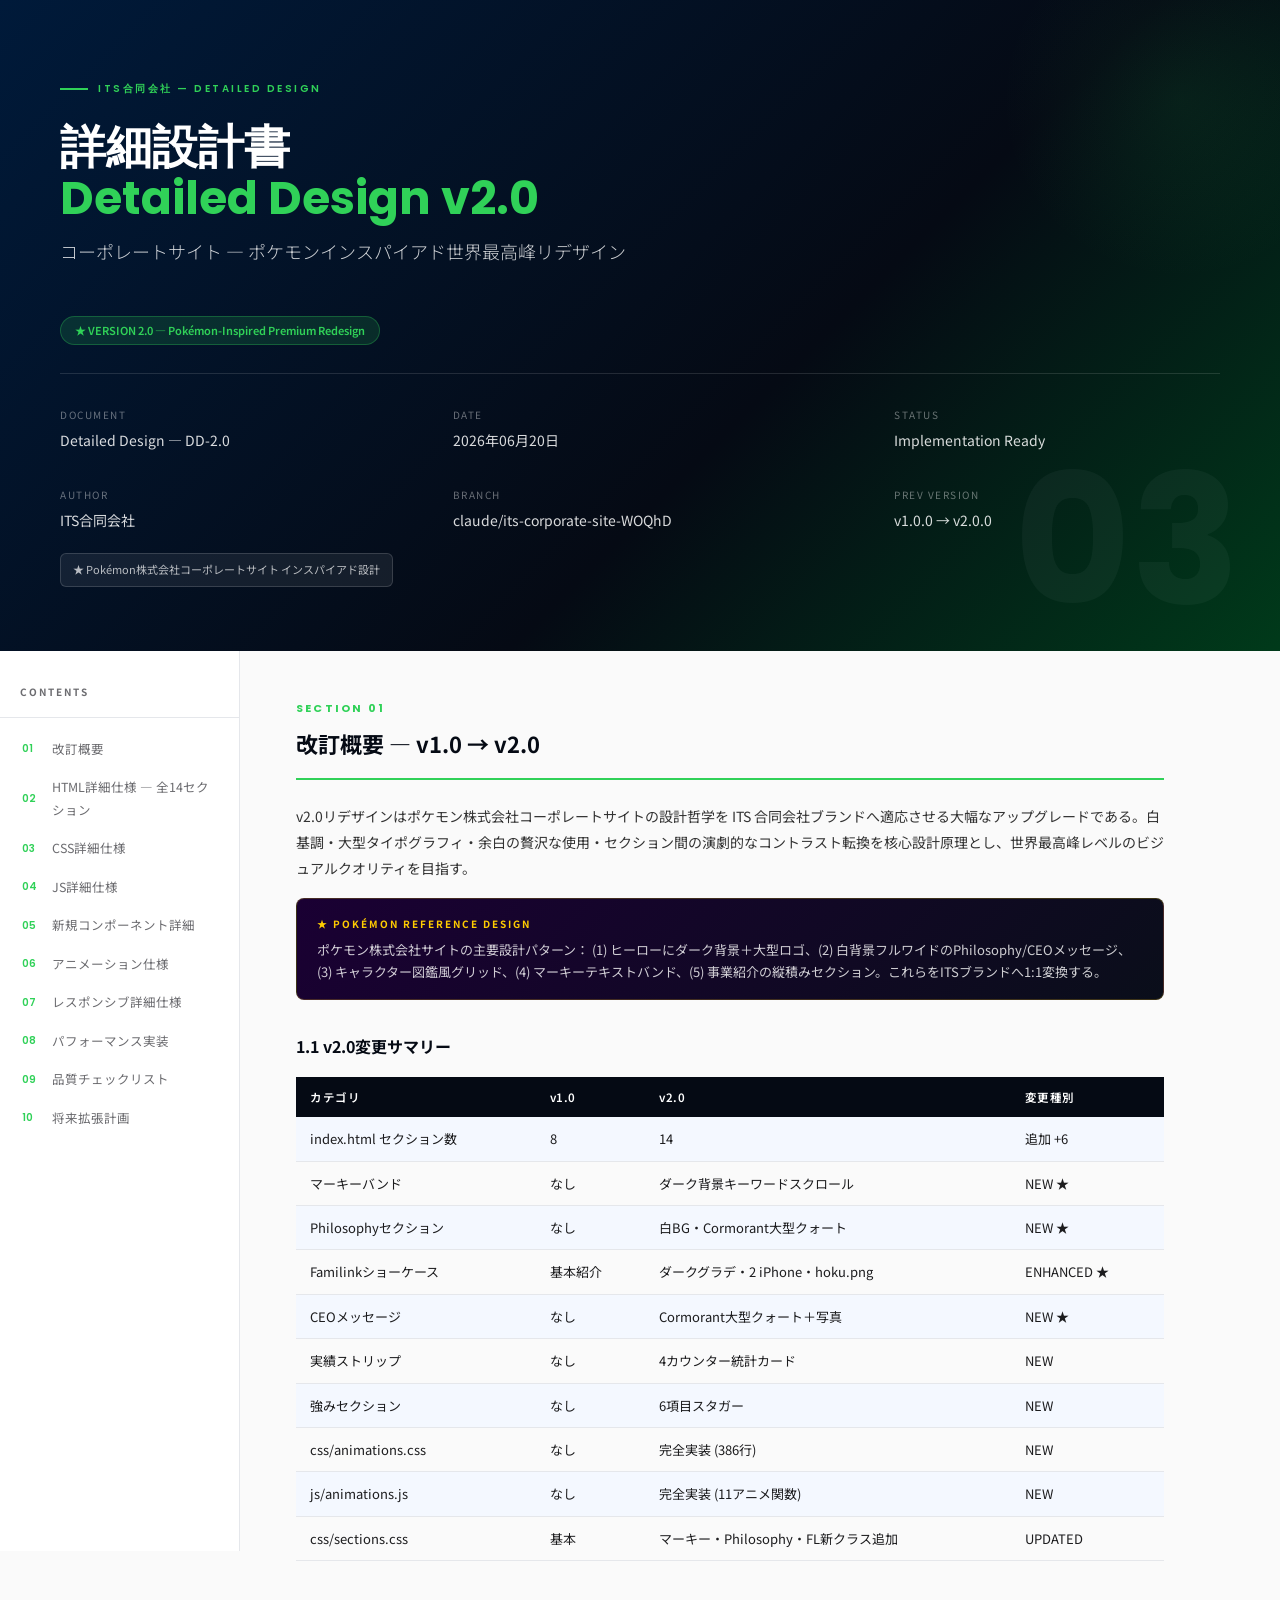
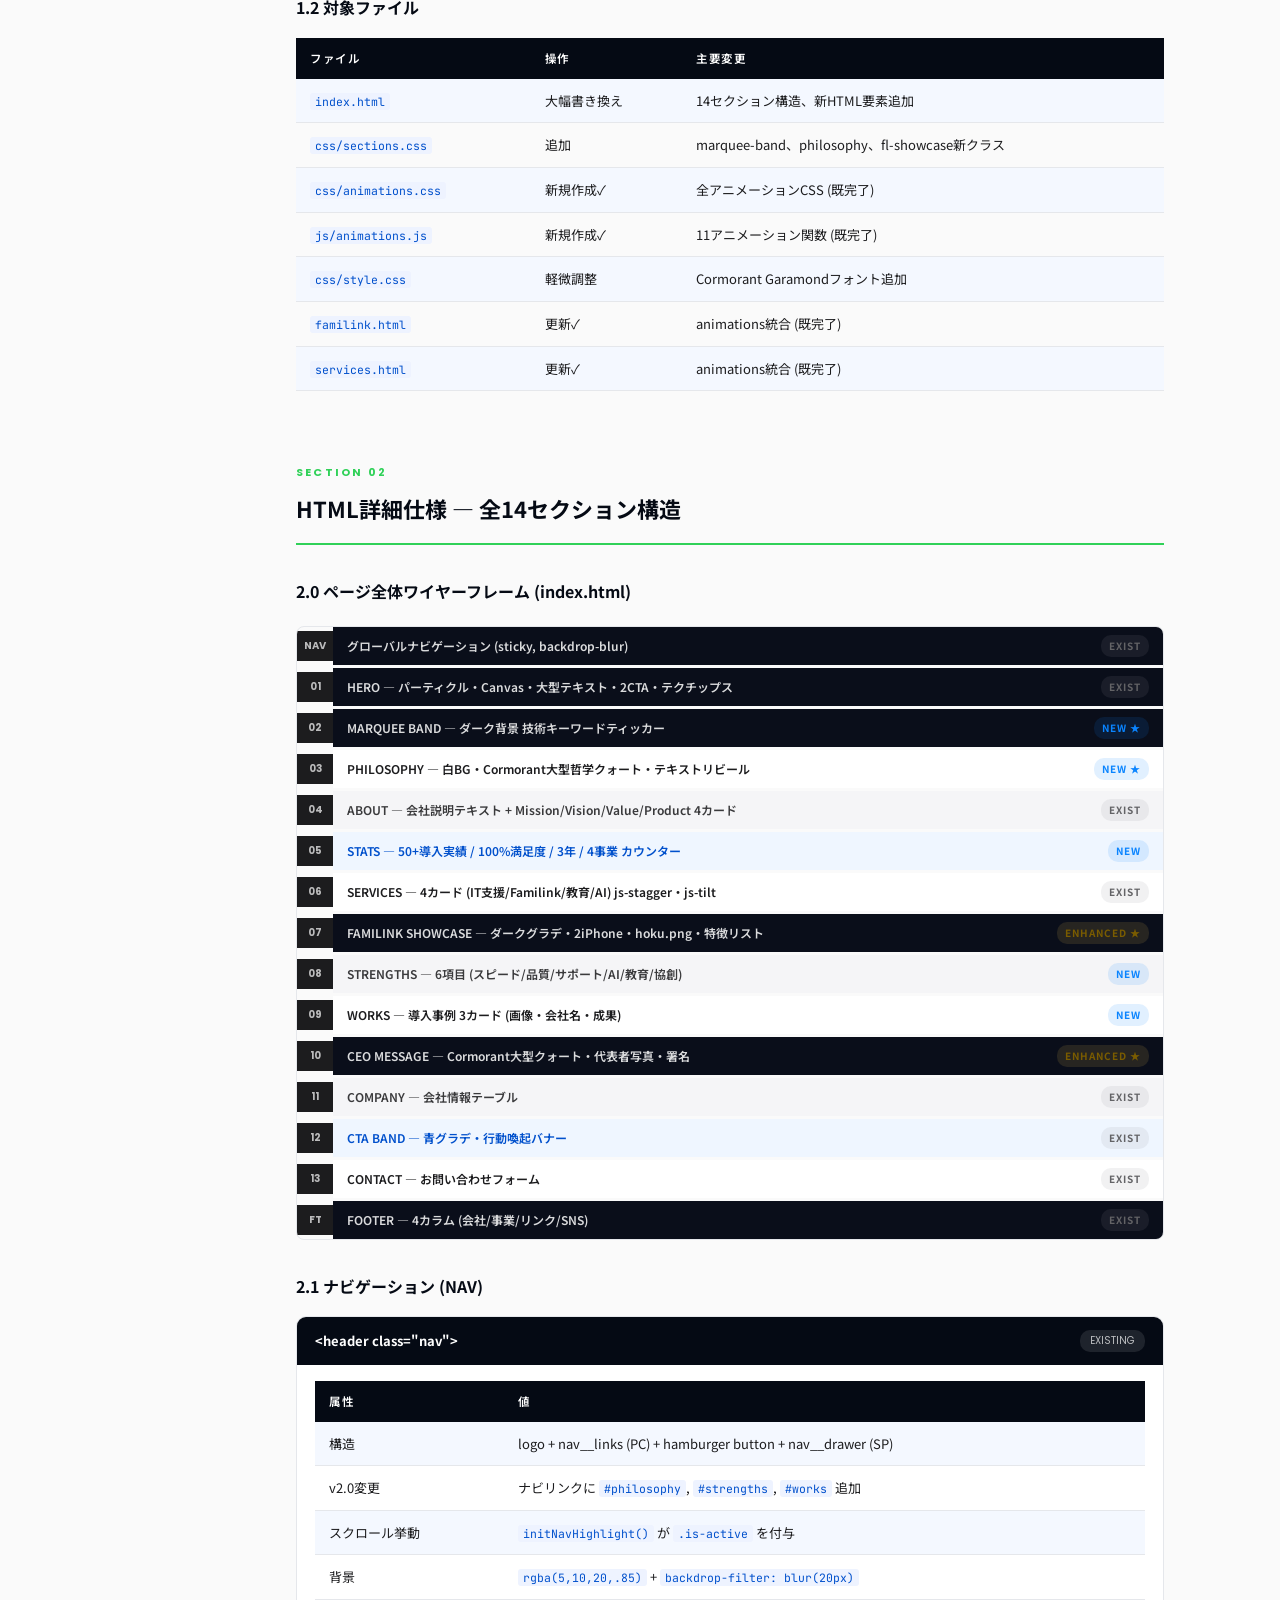
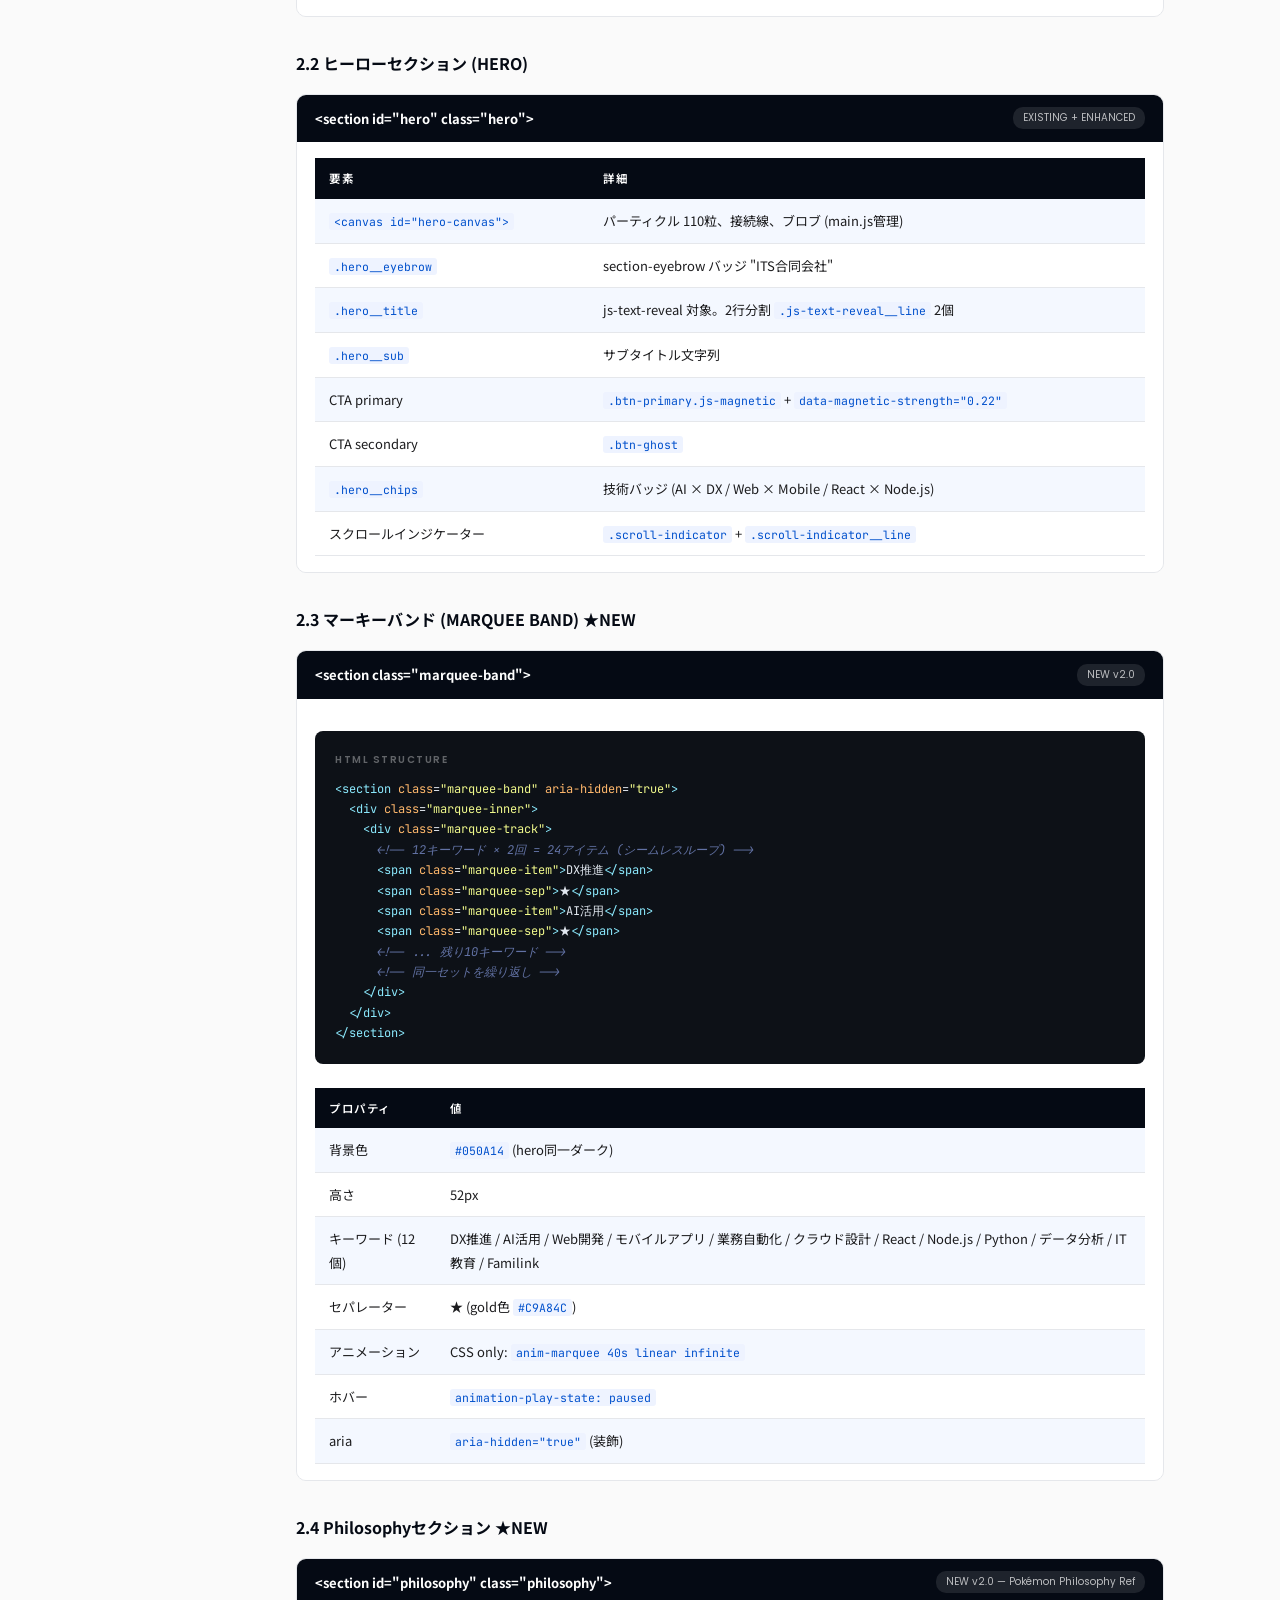
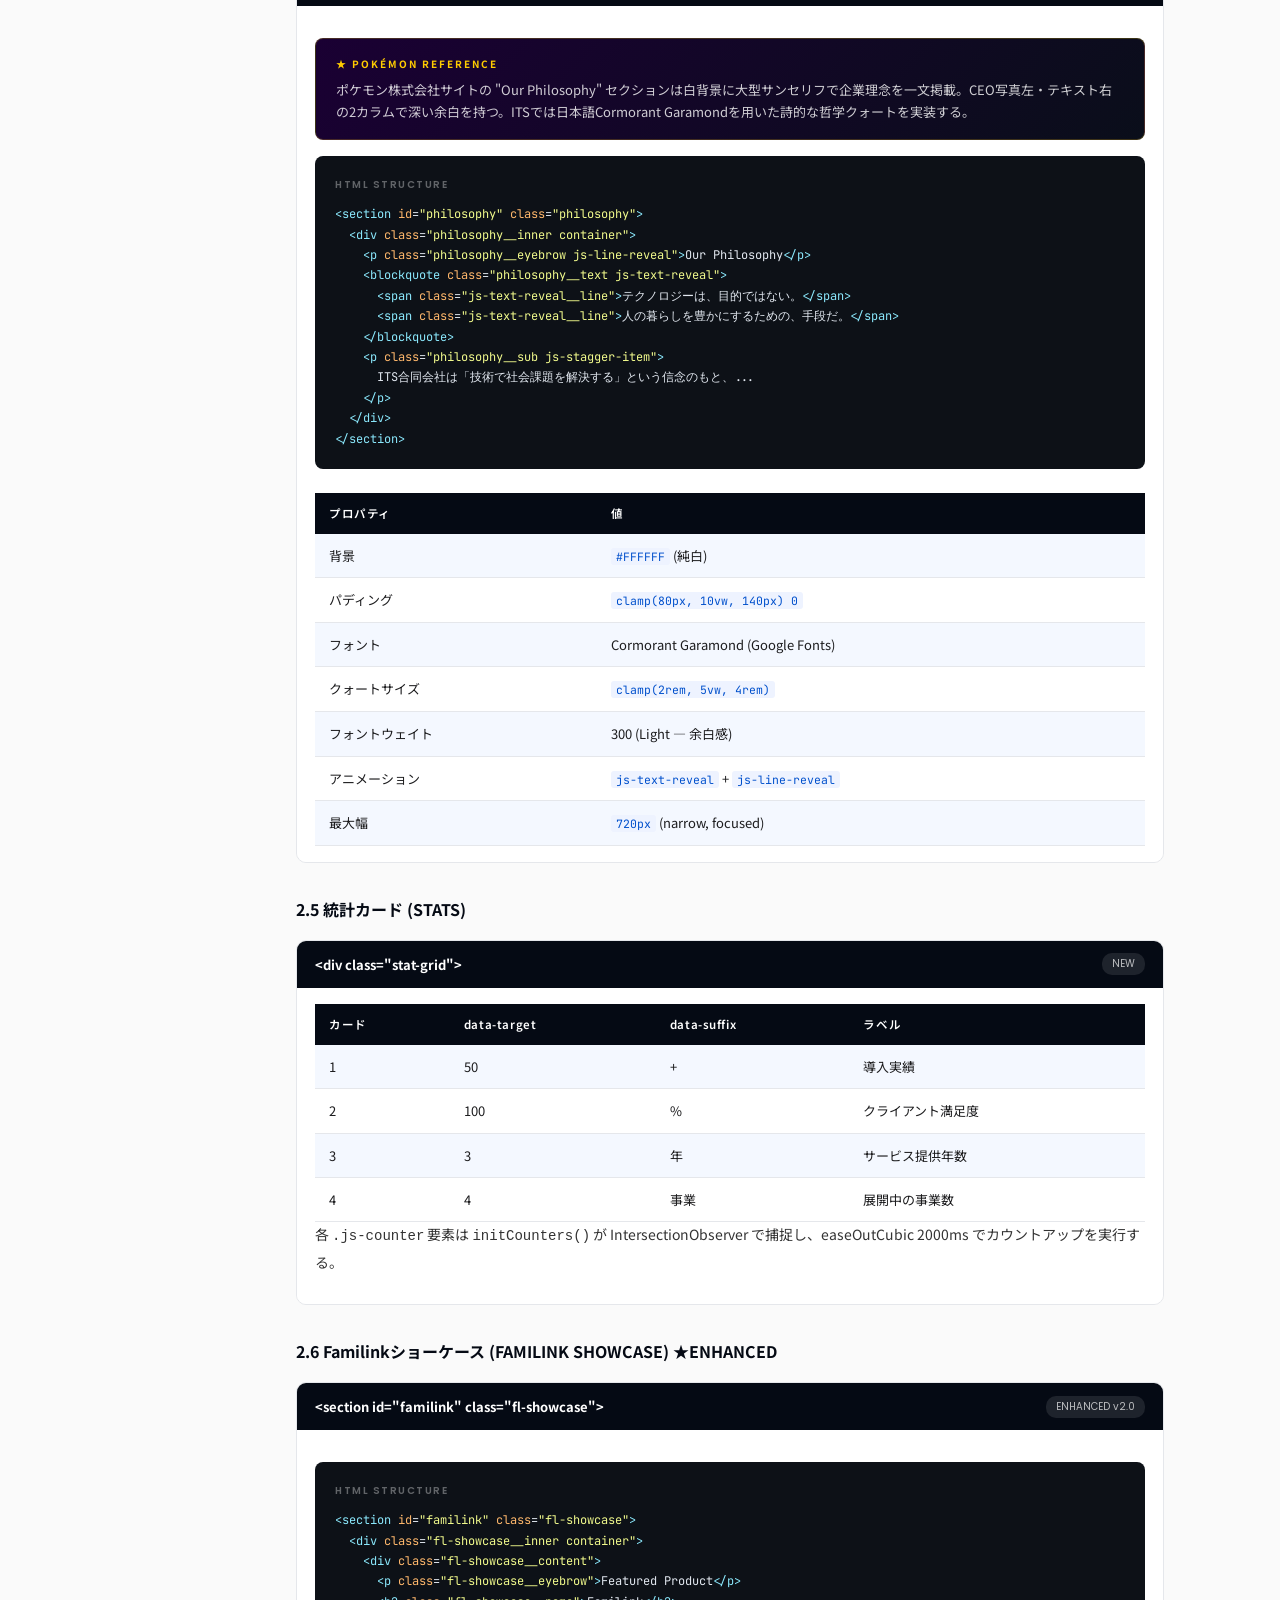
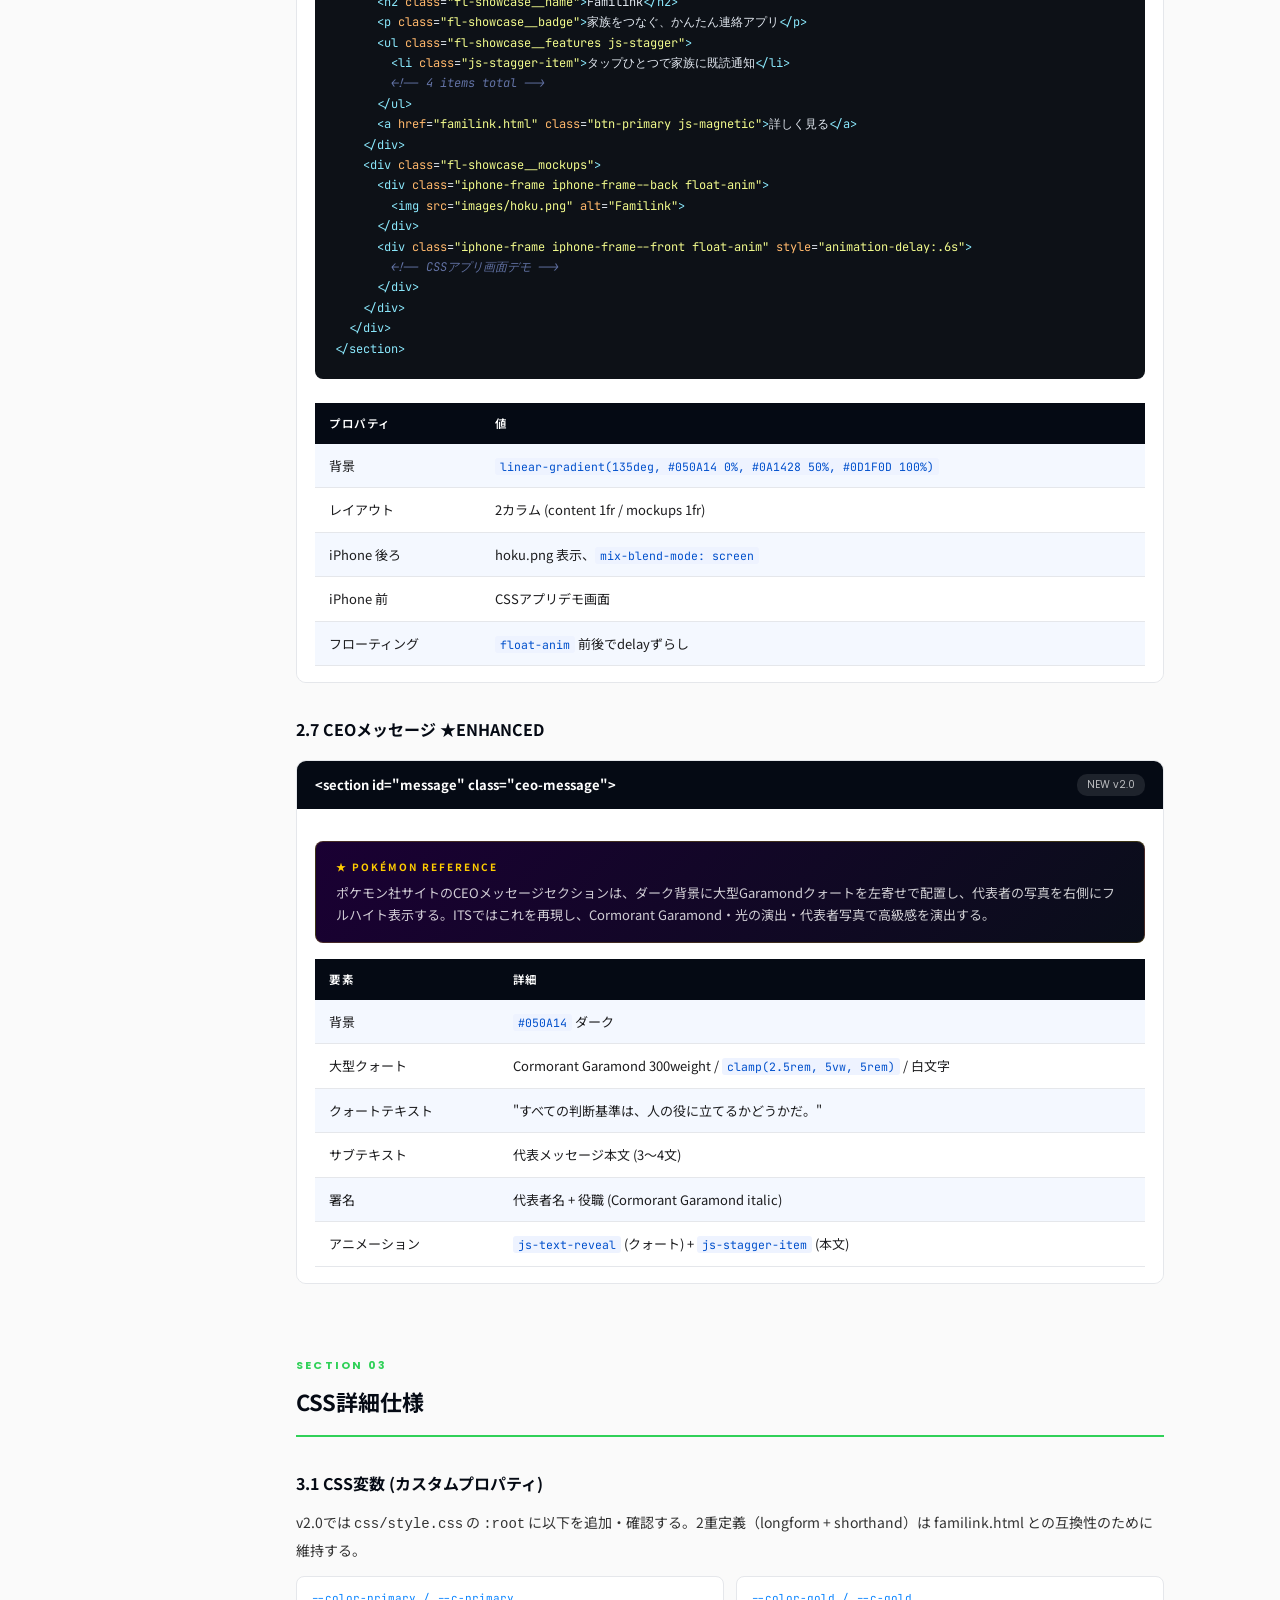
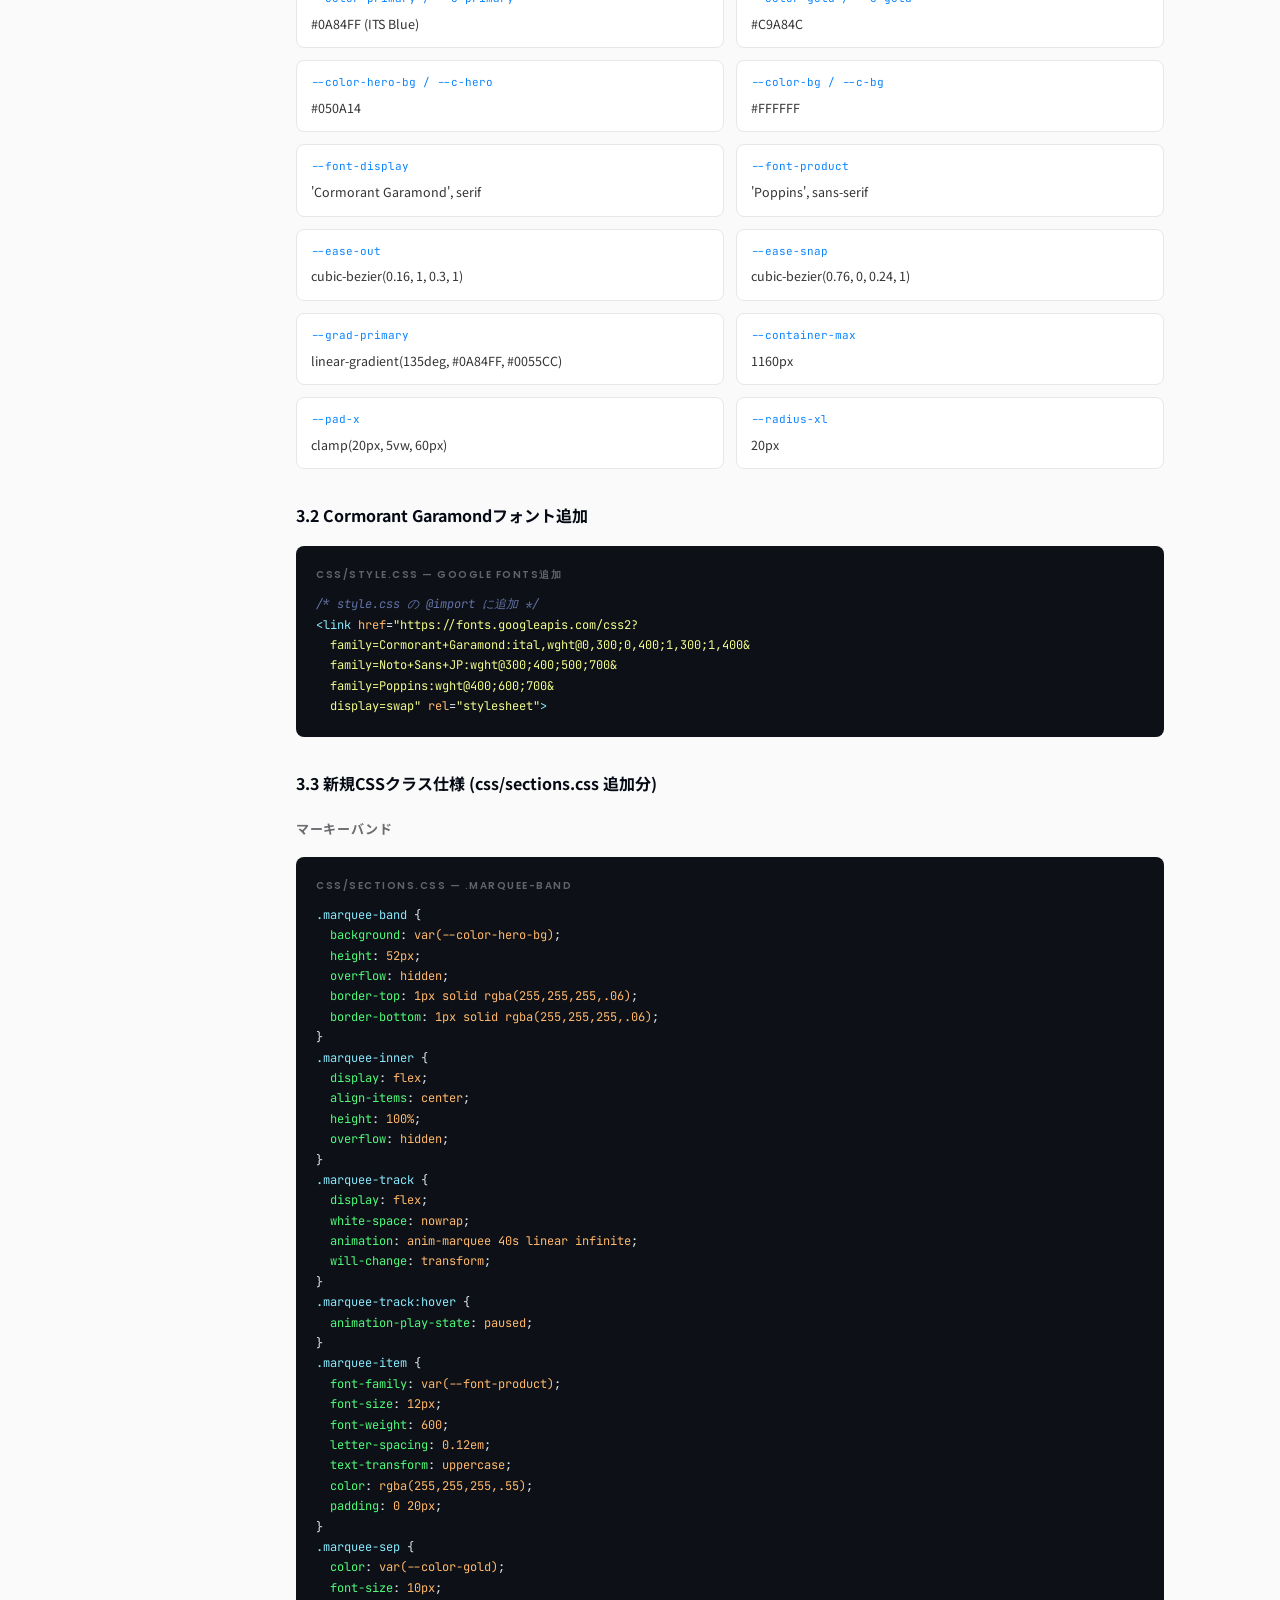
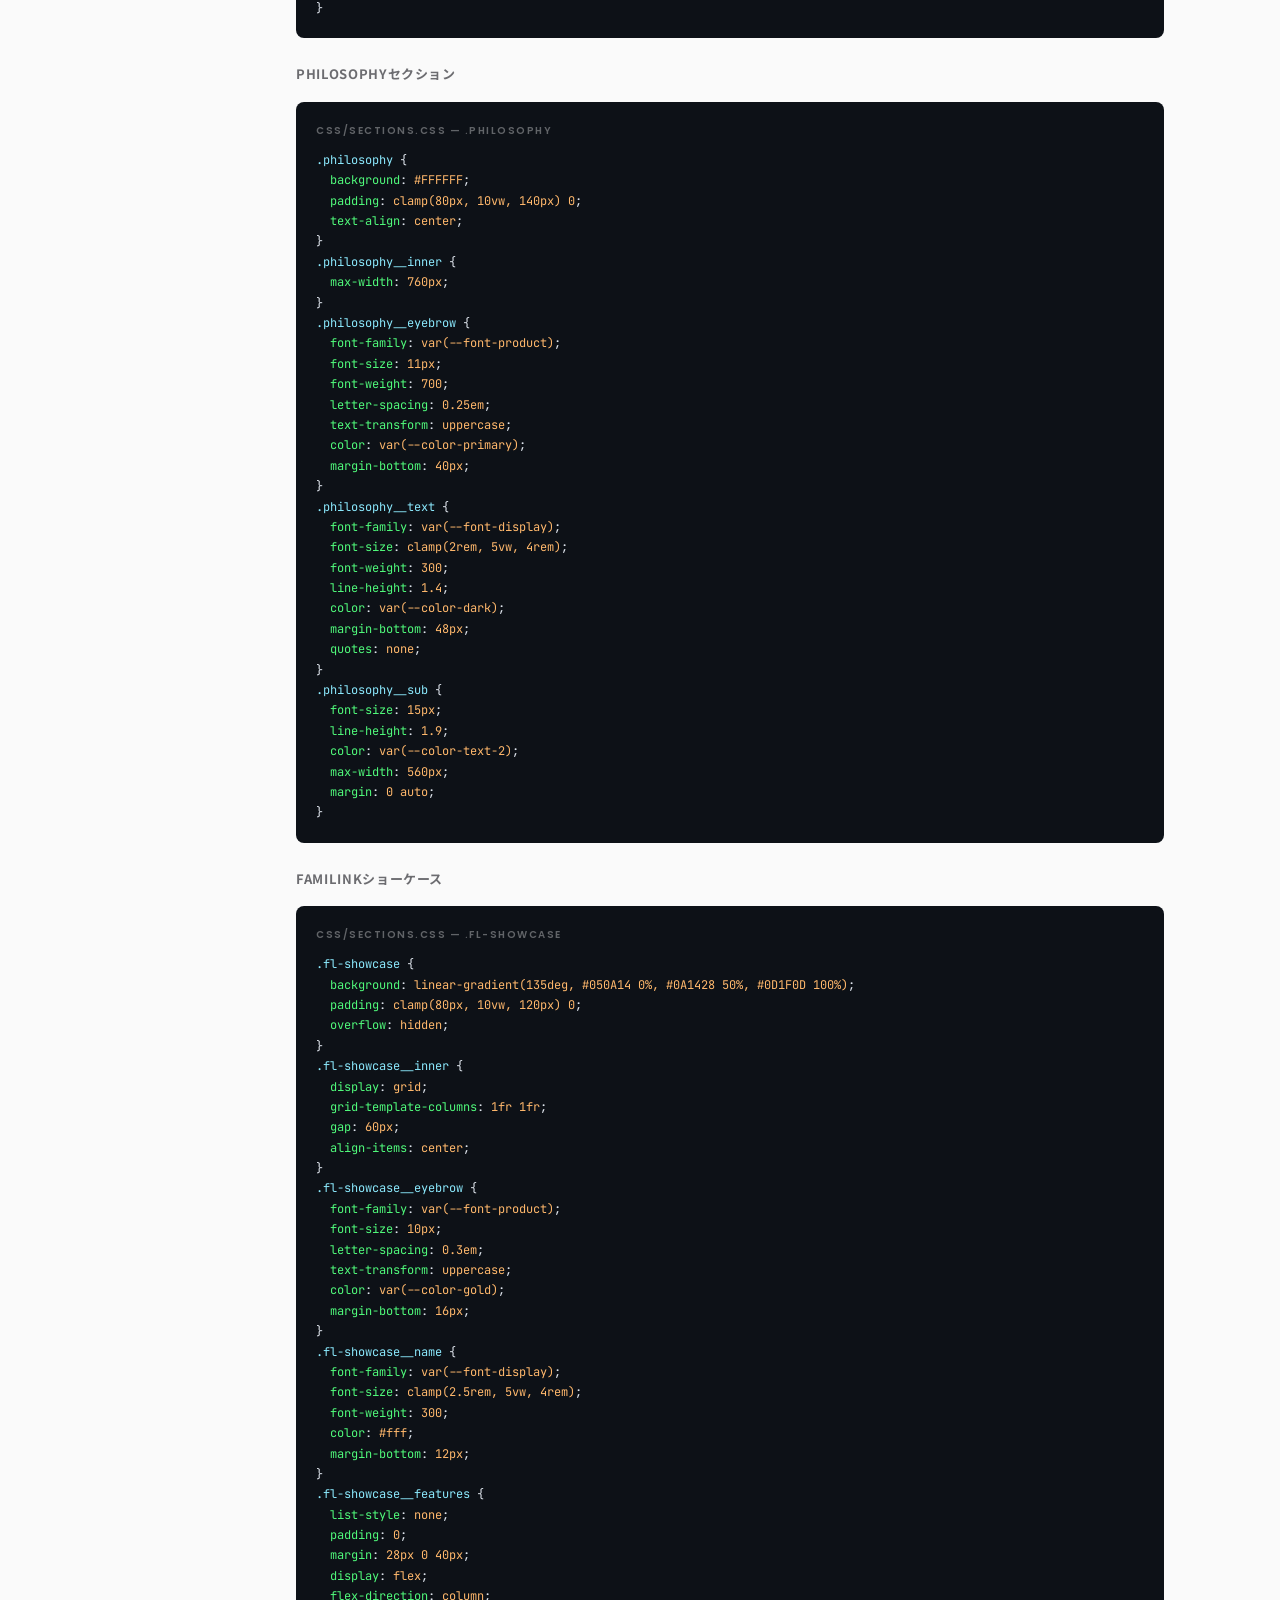
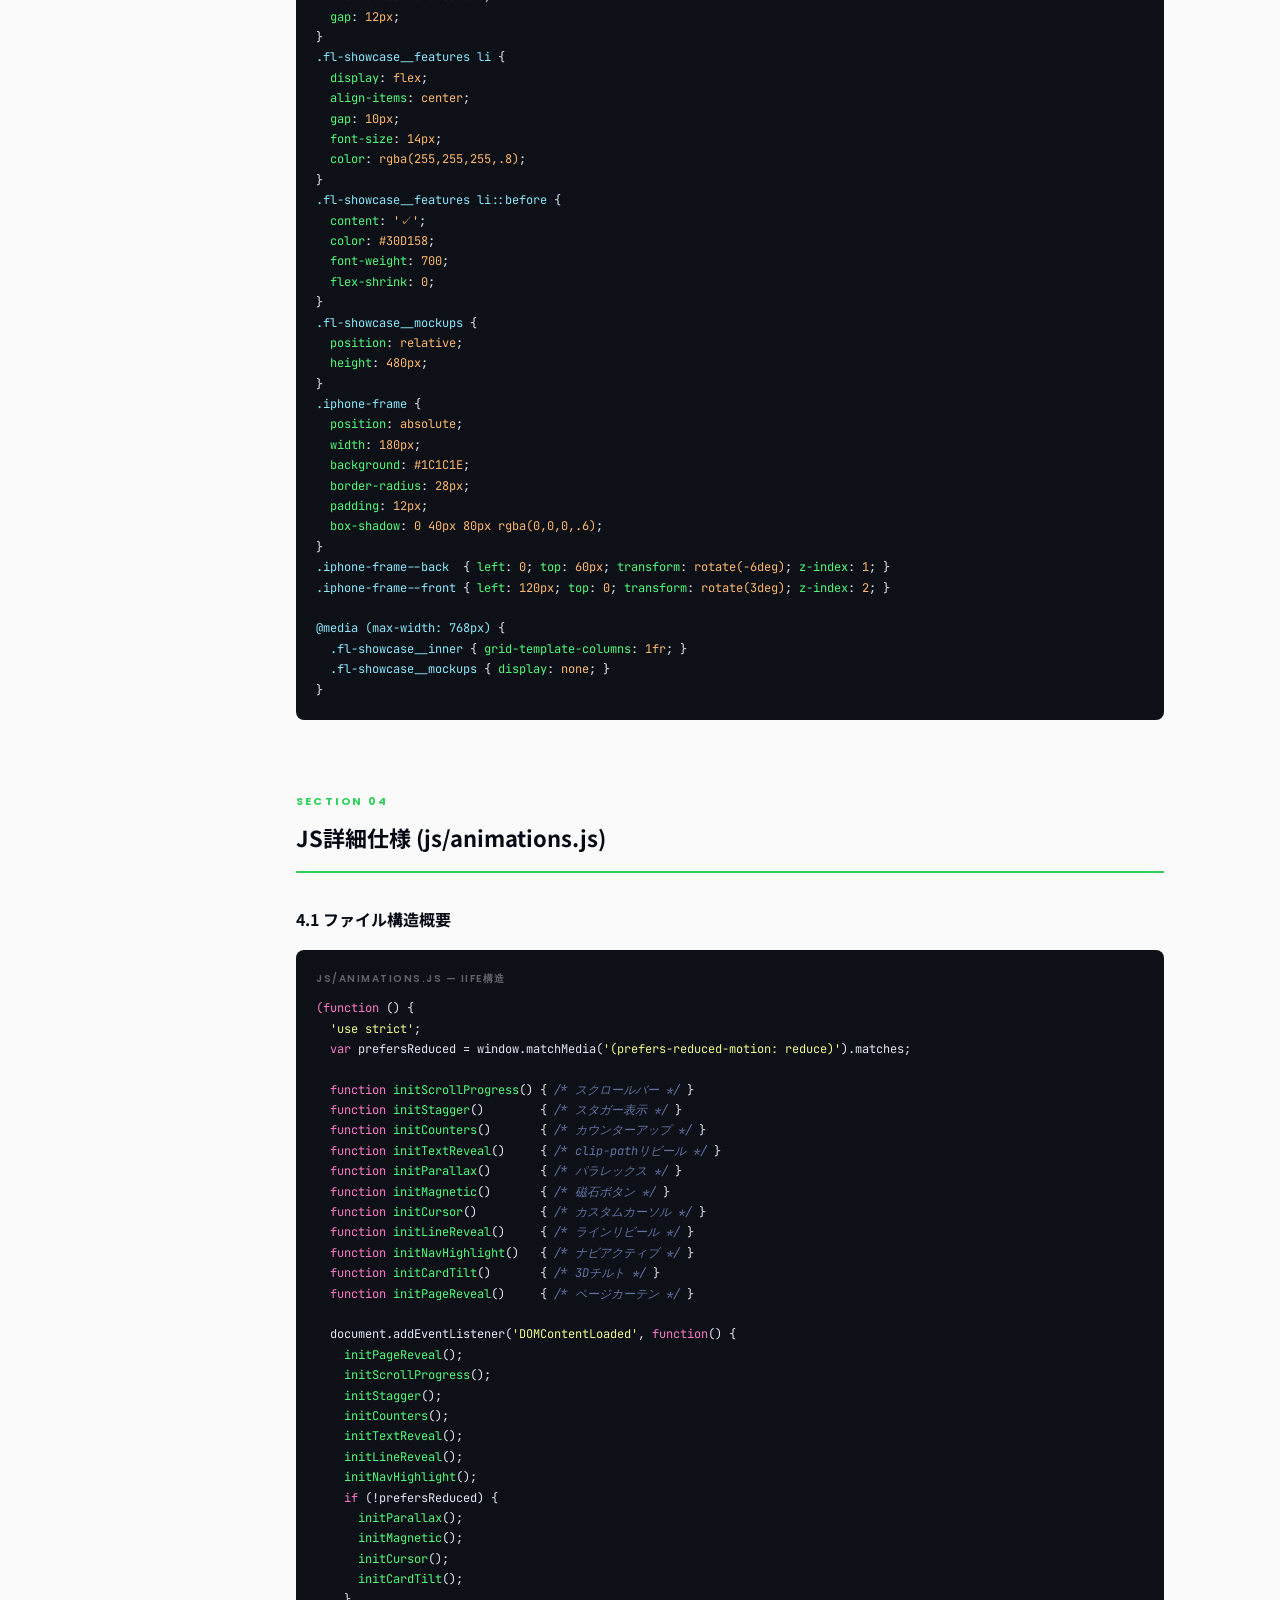
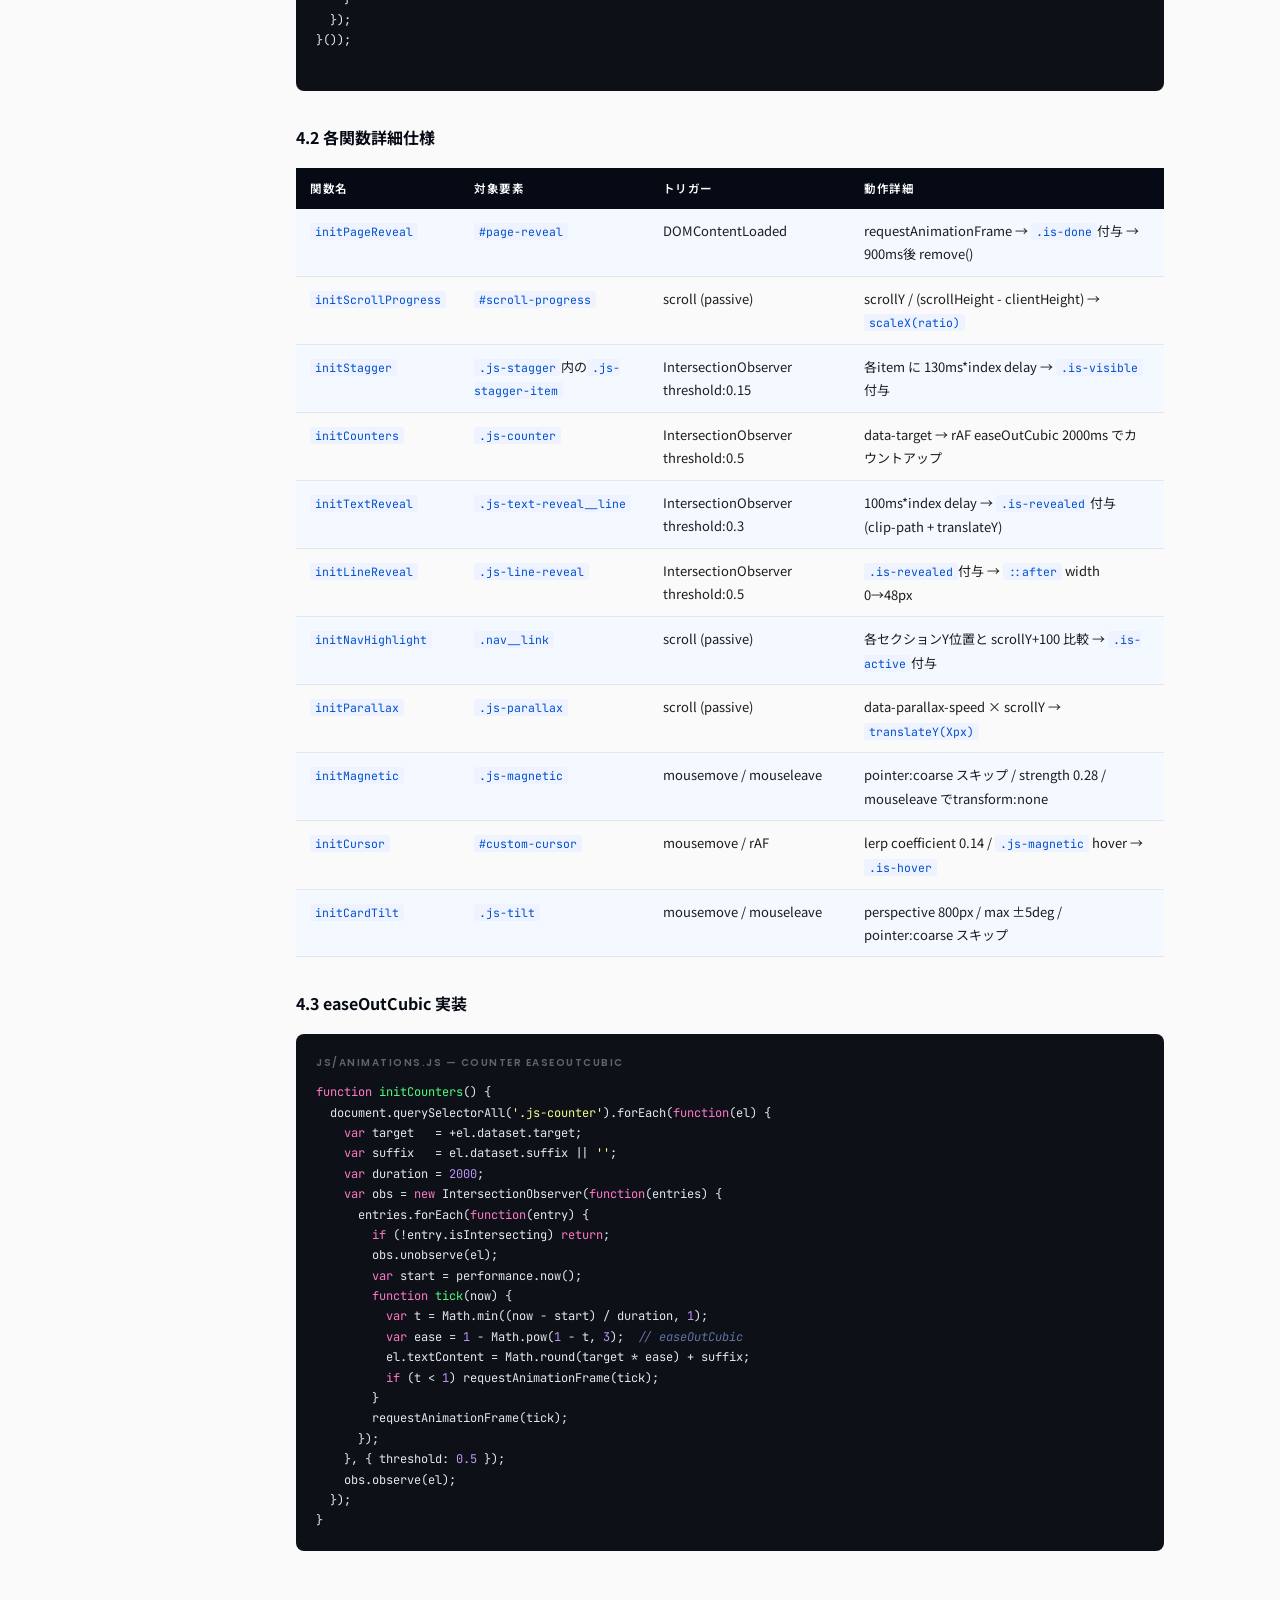
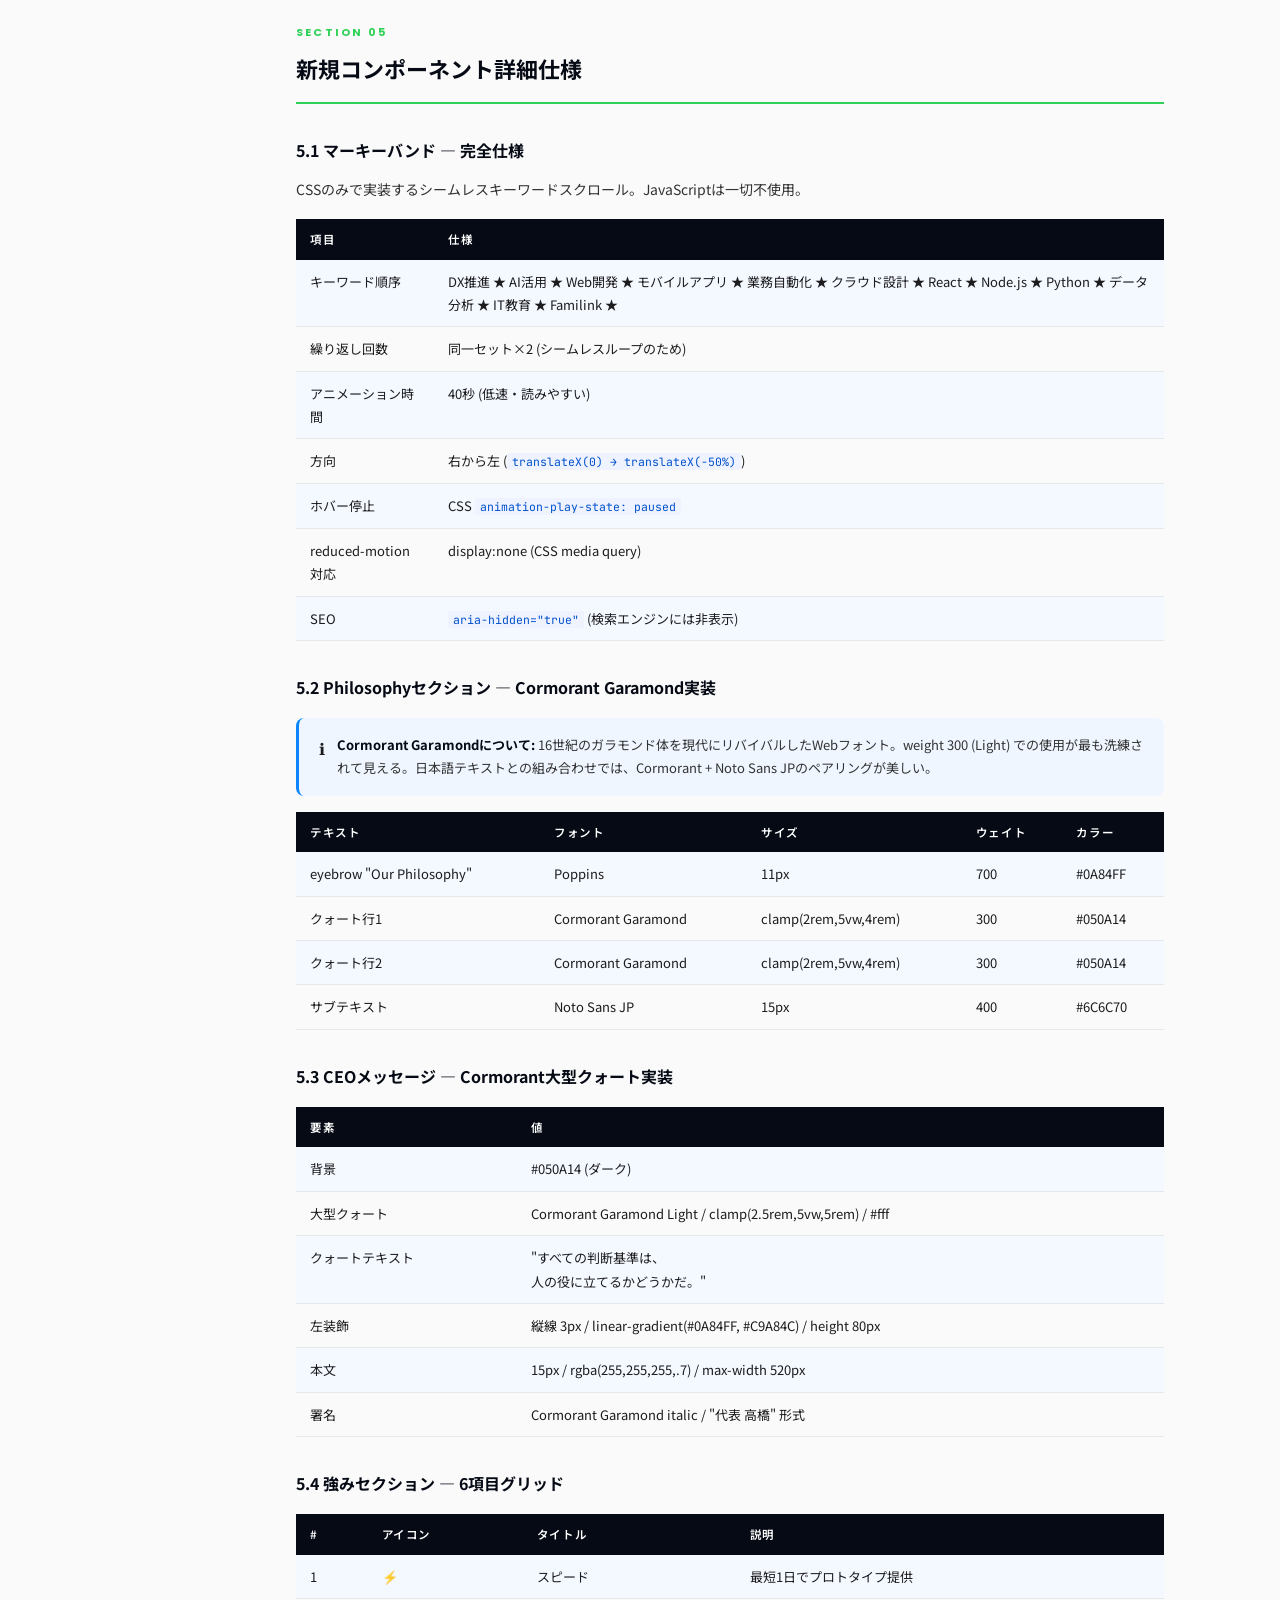
<file: docs/03-detailed-design.html>
<!DOCTYPE html>
<html lang="ja">
<head>
  <meta charset="UTF-8">
  <meta name="viewport" content="width=device-width, initial-scale=1.0">
  <title>詳細設計書 v2.0 — ITS合同会社 コーポレートサイト</title>
  <link rel="preconnect" href="https://fonts.googleapis.com">
  <link href="https://fonts.googleapis.com/css2?family=Noto+Sans+JP:wght@300;400;500;700&family=Poppins:wght@400;600;700&family=JetBrains+Mono:wght@400;500&display=swap" rel="stylesheet">
  <style>
    :root {
      --c-primary: #0A84FF;
      --c-dark:    #050A14;
      --c-green:   #30D158;
      --c-text:    #1C1C1E;
      --c-text2:   #6C6C70;
      --c-border:  #E5E7EB;
      --c-bg:      #FAFAFA;
      --c-row:     #F4F8FF;
      --c-code-bg: #0D1117;
      --font-sans: 'Noto Sans JP', sans-serif;
      --font-en:   'Poppins', sans-serif;
      --font-code: 'JetBrains Mono', 'Fira Code', monospace;
    }
    *, *::before, *::after { box-sizing: border-box; margin: 0; padding: 0; }
    html { scroll-behavior: smooth; }
    body { font-family: var(--font-sans); color: var(--c-text); background: var(--c-bg); line-height: 1.8; font-size: 14px; }

    /* Cover */
    .cover {
      background: linear-gradient(135deg, #001A3A 0%, #050A14 60%, #003A1A 100%);
      color: #fff; padding: 80px 60px 64px; position: relative; overflow: hidden;
    }
    .cover::before {
      content: ''; position: absolute; top: -80px; right: -80px;
      width: 360px; height: 360px; border-radius: 50%;
      background: radial-gradient(circle, rgba(48,209,88,.08) 0%, transparent 70%);
    }
    .cover::after {
      content: '03'; position: absolute; right: 40px; bottom: 20px;
      font-family: var(--font-en); font-size: 180px; font-weight: 700;
      color: rgba(255,255,255,.04); line-height: 1; pointer-events: none;
    }
    .cover__tag { font-family: var(--font-en); font-size: 10px; font-weight: 600; letter-spacing: 0.25em; text-transform: uppercase; color: var(--c-green); margin-bottom: 24px; display: flex; align-items: center; gap: 10px; }
    .cover__tag::before { content: ''; display: block; width: 28px; height: 1.5px; background: var(--c-green); }
    .cover__title { font-family: var(--font-en); font-size: clamp(28px, 4vw, 46px); font-weight: 700; line-height: 1.1; color: #fff; margin-bottom: 12px; }
    .cover__title span { color: var(--c-green); }
    .cover__subtitle { font-size: 18px; color: rgba(255,255,255,.8); margin-bottom: 48px; font-weight: 300; }
    .cover__ver { display: inline-flex; align-items: center; gap: 8px; background: rgba(48,209,88,.15); border: 1px solid rgba(48,209,88,.3); border-radius: 20px; padding: 4px 14px; font-size: 11px; font-weight: 600; color: var(--c-green); margin-bottom: 28px; }
    .cover__meta { display: grid; grid-template-columns: repeat(3, auto); gap: 32px 48px; border-top: 1px solid rgba(255,255,255,.12); padding-top: 32px; }
    .cover__meta-item dt { font-size: 10px; letter-spacing: 0.15em; color: rgba(255,255,255,.4); text-transform: uppercase; margin-bottom: 4px; }
    .cover__meta-item dd { font-size: 14px; color: rgba(255,255,255,.85); }
    .pokemon-badge { display: inline-flex; align-items: center; gap: 6px; background: rgba(255,255,255,.07); border: 1px solid rgba(255,255,255,.15); border-radius: 6px; padding: 6px 12px; font-size: 11px; color: rgba(255,255,255,.7); margin-top: 20px; }

    /* Layout */
    .layout { display: flex; min-height: 100vh; }
    .sidebar { width: 240px; flex-shrink: 0; background: #fff; border-right: 1px solid var(--c-border); padding: 32px 0; position: sticky; top: 0; height: 100vh; overflow-y: auto; }
    .sidebar__title { font-size: 10px; font-weight: 700; letter-spacing: 0.2em; text-transform: uppercase; color: var(--c-text2); padding: 0 20px 16px; border-bottom: 1px solid var(--c-border); margin-bottom: 12px; }
    .sidebar a { display: flex; align-items: center; gap: 10px; padding: 8px 20px; font-size: 12.5px; color: var(--c-text2); text-decoration: none; transition: all .2s; border-left: 2px solid transparent; }
    .sidebar a:hover { color: var(--c-green); background: #F0FFF4; border-left-color: var(--c-green); }
    .sidebar__num { font-family: var(--font-en); font-size: 10px; color: var(--c-green); font-weight: 600; min-width: 20px; }

    /* Content */
    .content { flex: 1; padding: 48px 56px; max-width: 980px; }
    .section { margin-bottom: 72px; }
    .section__num { font-family: var(--font-en); font-size: 11px; font-weight: 700; letter-spacing: 0.2em; color: var(--c-green); text-transform: uppercase; margin-bottom: 6px; }
    .section__title { font-size: 22px; font-weight: 700; color: var(--c-dark); margin-bottom: 24px; padding-bottom: 14px; border-bottom: 2px solid var(--c-green); }
    h3 { font-size: 16px; font-weight: 700; color: var(--c-dark); margin: 32px 0 12px; }
    h4 { font-size: 13px; font-weight: 700; color: var(--c-text2); margin: 20px 0 8px; letter-spacing: 0.05em; text-transform: uppercase; }
    p  { margin-bottom: 12px; line-height: 1.85; color: #333; }

    /* Tables */
    table { width: 100%; border-collapse: collapse; font-size: 13px; margin: 16px 0 28px; }
    th { background: var(--c-dark); color: #fff; padding: 10px 14px; text-align: left; font-weight: 600; font-size: 11.5px; letter-spacing: 0.05em; }
    td { padding: 10px 14px; border-bottom: 1px solid var(--c-border); vertical-align: top; }
    tr:nth-child(even) td { background: var(--c-row); }
    td code { font-family: var(--font-code); font-size: 11.5px; background: #EEF3FF; padding: 1px 5px; border-radius: 3px; color: #0050CC; }

    /* Code blocks */
    .code-block { background: var(--c-code-bg); border-radius: 8px; padding: 20px; margin: 16px 0 24px; overflow-x: auto; position: relative; }
    .code-block__label { font-family: var(--font-en); font-size: 10px; font-weight: 600; letter-spacing: 0.15em; text-transform: uppercase; color: rgba(255,255,255,.35); margin-bottom: 10px; }
    .code-block pre { font-family: var(--font-code); font-size: 12px; line-height: 1.7; color: #E2E8F0; }
    .code-block .kw  { color: #FF79C6; }
    .code-block .fn  { color: #50FA7B; }
    .code-block .str { color: #F1FA8C; }
    .code-block .num { color: #BD93F9; }
    .code-block .cmt { color: #6272A4; font-style: italic; }
    .code-block .sel { color: #8BE9FD; }
    .code-block .val { color: #FFB86C; }
    .code-block .prop{ color: #50FA7B; }

    /* Callout boxes */
    .callout { border-radius: 8px; padding: 16px 20px; margin: 16px 0; display: flex; gap: 12px; }
    .callout--info  { background: #EFF6FF; border-left: 3px solid #0A84FF; }
    .callout--warn  { background: #FFF8E7; border-left: 3px solid #C9A84C; }
    .callout--green { background: #F0FFF4; border-left: 3px solid var(--c-green); }
    .callout__icon  { font-size: 16px; flex-shrink: 0; }
    .callout__body  { font-size: 13px; line-height: 1.75; color: #333; }
    .callout__body strong { color: var(--c-dark); }

    /* Section wireframe */
    .wireframe { display: flex; flex-direction: column; gap: 3px; margin: 20px 0 28px; border: 1px solid var(--c-border); border-radius: 8px; overflow: hidden; }
    .wf-row { display: flex; align-items: center; gap: 0; min-height: 36px; }
    .wf-row__num { width: 36px; flex-shrink: 0; font-family: var(--font-en); font-size: 10px; font-weight: 700; color: rgba(255,255,255,.7); text-align: center; padding: 6px 4px; background: #1C1C1E; }
    .wf-row__block { flex: 1; padding: 8px 14px; font-size: 12px; font-weight: 600; display: flex; align-items: center; justify-content: space-between; }
    .wf-row__badge { font-size: 10px; font-weight: 700; letter-spacing: 0.1em; padding: 2px 8px; border-radius: 10px; }
    .wf-dark  { background: #0A0E1A; color: rgba(255,255,255,.85); }
    .wf-white { background: #FFFFFF; color: #1C1C1E; }
    .wf-blue  { background: #EFF6FF; color: #0050CC; }
    .wf-gold  { background: #FFFBEF; color: #7A5C00; }
    .wf-mid   { background: #F5F5F7; color: #3A3A3C; }
    .badge-new    { background: rgba(10,132,255,.12); color: #0A84FF; }
    .badge-enh    { background: rgba(201,168,76,.15); color: #7A5C00; }
    .badge-exist  { background: rgba(142,142,147,.12); color: #636366; }

    /* Animation timeline */
    .timeline { position: relative; margin: 20px 0 28px; }
    .timeline__track { display: flex; height: 8px; border-radius: 4px; overflow: hidden; background: var(--c-border); }
    .timeline__seg { height: 100%; }
    .timeline__seg--init  { background: #0A84FF; }
    .timeline__seg--load  { background: #C9A84C; }
    .timeline__seg--scroll{ background: #30D158; }
    .timeline__labels { display: flex; justify-content: space-between; font-size: 10px; color: var(--c-text2); margin-top: 6px; }
    .timeline__events { margin-top: 20px; display: flex; flex-direction: column; gap: 10px; }
    .tl-item { display: flex; gap: 12px; align-items: flex-start; }
    .tl-item__dot { width: 10px; height: 10px; border-radius: 50%; flex-shrink: 0; margin-top: 5px; }
    .tl-item__dot--blue  { background: #0A84FF; }
    .tl-item__dot--gold  { background: #C9A84C; }
    .tl-item__dot--green { background: #30D158; }
    .tl-item__content { flex: 1; }
    .tl-item__time  { font-family: var(--font-en); font-size: 11px; font-weight: 700; color: var(--c-text2); }
    .tl-item__label { font-size: 13px; color: var(--c-dark); line-height: 1.6; }

    /* Checklist */
    .checklist { list-style: none; padding: 0; margin: 12px 0 20px; display: flex; flex-direction: column; gap: 8px; }
    .checklist li { display: flex; align-items: flex-start; gap: 10px; font-size: 13px; padding: 8px 12px; border-radius: 6px; background: #fff; border: 1px solid var(--c-border); }
    .checklist li::before { content: '○'; font-size: 14px; color: var(--c-text2); flex-shrink: 0; }
    .checklist li.done::before { content: '✓'; color: var(--c-green); font-weight: 700; }
    .checklist li.warn::before { content: '⚠'; color: #C9A84C; }
    .checklist li.done { opacity: 0.9; }

    /* Component spec card */
    .comp-card { border: 1px solid var(--c-border); border-radius: 10px; overflow: hidden; margin: 16px 0 24px; }
    .comp-card__head { background: var(--c-dark); color: #fff; padding: 12px 18px; display: flex; align-items: center; justify-content: space-between; }
    .comp-card__head h4 { color: #fff; margin: 0; font-size: 13px; letter-spacing: 0; text-transform: none; }
    .comp-card__tag { font-family: var(--font-en); font-size: 10px; background: rgba(255,255,255,.1); padding: 2px 10px; border-radius: 10px; color: rgba(255,255,255,.7); }
    .comp-card__body { padding: 16px 18px; background: #fff; }
    .comp-card__body table { margin: 0; }

    /* Pokemon ref box */
    .poke-ref { background: linear-gradient(135deg, #1A0033 0%, #0A0E1A 100%); border-radius: 8px; padding: 16px 20px; margin: 16px 0; border: 1px solid rgba(255,204,0,.2); }
    .poke-ref__label { font-size: 10px; font-weight: 700; letter-spacing: 0.2em; text-transform: uppercase; color: #FFCC00; margin-bottom: 6px; }
    .poke-ref__text { font-size: 13px; color: rgba(255,255,255,.8); line-height: 1.7; }

    /* Footer */
    .doc-footer { display: flex; justify-content: space-between; align-items: center; border-top: 1px solid var(--c-border); padding-top: 20px; margin-top: 48px; font-size: 12px; color: var(--c-text2); }

    /* Prop grid */
    .prop-grid { display: grid; grid-template-columns: 1fr 1fr; gap: 12px; margin: 12px 0 20px; }
    .prop-item { background: #fff; border: 1px solid var(--c-border); border-radius: 8px; padding: 12px 14px; }
    .prop-item__key { font-family: var(--font-code); font-size: 11px; color: var(--c-primary); margin-bottom: 4px; }
    .prop-item__val { font-size: 12.5px; color: #333; }
  </style>
</head>
<body>

<!-- Cover -->
<div class="cover">
  <div class="cover__tag">ITS合同会社 — Detailed Design</div>
  <div class="cover__title">詳細設計書<br><span>Detailed Design v2.0</span></div>
  <div class="cover__subtitle">コーポレートサイト — ポケモンインスパイアド世界最高峰リデザイン</div>
  <div class="cover__ver">★ VERSION 2.0 — Pokémon-Inspired Premium Redesign</div>
  <div class="cover__meta">
    <div class="cover__meta-item"><dt>Document</dt><dd>Detailed Design — DD-2.0</dd></div>
    <div class="cover__meta-item"><dt>Date</dt><dd>2026年06月20日</dd></div>
    <div class="cover__meta-item"><dt>Status</dt><dd>Implementation Ready</dd></div>
    <div class="cover__meta-item"><dt>Author</dt><dd>ITS合同会社</dd></div>
    <div class="cover__meta-item"><dt>Branch</dt><dd>claude/its-corporate-site-WOQhD</dd></div>
    <div class="cover__meta-item"><dt>Prev Version</dt><dd>v1.0.0 → v2.0.0</dd></div>
  </div>
  <div class="pokemon-badge">★ Pokémon株式会社コーポレートサイト インスパイアド設計</div>
</div>

<!-- Layout -->
<div class="layout">

  <!-- Sidebar -->
  <nav class="sidebar">
    <div class="sidebar__title">Contents</div>
    <a href="#sec1"><span class="sidebar__num">01</span>改訂概要</a>
    <a href="#sec2"><span class="sidebar__num">02</span>HTML詳細仕様 — 全14セクション</a>
    <a href="#sec3"><span class="sidebar__num">03</span>CSS詳細仕様</a>
    <a href="#sec4"><span class="sidebar__num">04</span>JS詳細仕様</a>
    <a href="#sec5"><span class="sidebar__num">05</span>新規コンポーネント詳細</a>
    <a href="#sec6"><span class="sidebar__num">06</span>アニメーション仕様</a>
    <a href="#sec7"><span class="sidebar__num">07</span>レスポンシブ詳細仕様</a>
    <a href="#sec8"><span class="sidebar__num">08</span>パフォーマンス実装</a>
    <a href="#sec9"><span class="sidebar__num">09</span>品質チェックリスト</a>
    <a href="#sec10"><span class="sidebar__num">10</span>将来拡張計画</a>
  </nav>

  <!-- Content -->
  <main class="content">

    <!-- 1. 改訂概要 -->
    <section class="section" id="sec1">
      <div class="section__num">Section 01</div>
      <h2 class="section__title">改訂概要 — v1.0 → v2.0</h2>

      <p>v2.0リデザインはポケモン株式会社コーポレートサイトの設計哲学を ITS 合同会社ブランドへ適応させる大幅なアップグレードである。白基調・大型タイポグラフィ・余白の贅沢な使用・セクション間の演劇的なコントラスト転換を核心設計原理とし、世界最高峰レベルのビジュアルクオリティを目指す。</p>

      <div class="poke-ref">
        <div class="poke-ref__label">★ Pokémon Reference Design</div>
        <div class="poke-ref__text">ポケモン株式会社サイトの主要設計パターン： (1) ヒーローにダーク背景＋大型ロゴ、(2) 白背景フルワイドのPhilosophy/CEOメッセージ、(3) キャラクター図鑑風グリッド、(4) マーキーテキストバンド、(5) 事業紹介の縦積みセクション。これらをITSブランドへ1:1変換する。</div>
      </div>

      <h3>1.1 v2.0変更サマリー</h3>
      <table>
        <tr><th>カテゴリ</th><th>v1.0</th><th>v2.0</th><th>変更種別</th></tr>
        <tr><td>index.html セクション数</td><td>8</td><td>14</td><td>追加 +6</td></tr>
        <tr><td>マーキーバンド</td><td>なし</td><td>ダーク背景キーワードスクロール</td><td>NEW ★</td></tr>
        <tr><td>Philosophyセクション</td><td>なし</td><td>白BG・Cormorant大型クォート</td><td>NEW ★</td></tr>
        <tr><td>Familinkショーケース</td><td>基本紹介</td><td>ダークグラデ・2 iPhone・hoku.png</td><td>ENHANCED ★</td></tr>
        <tr><td>CEOメッセージ</td><td>なし</td><td>Cormorant大型クォート＋写真</td><td>NEW ★</td></tr>
        <tr><td>実績ストリップ</td><td>なし</td><td>4カウンター統計カード</td><td>NEW</td></tr>
        <tr><td>強みセクション</td><td>なし</td><td>6項目スタガー</td><td>NEW</td></tr>
        <tr><td>css/animations.css</td><td>なし</td><td>完全実装 (386行)</td><td>NEW</td></tr>
        <tr><td>js/animations.js</td><td>なし</td><td>完全実装 (11アニメ関数)</td><td>NEW</td></tr>
        <tr><td>css/sections.css</td><td>基本</td><td>マーキー・Philosophy・FL新クラス追加</td><td>UPDATED</td></tr>
      </table>

      <h3>1.2 対象ファイル</h3>
      <table>
        <tr><th>ファイル</th><th>操作</th><th>主要変更</th></tr>
        <tr><td><code>index.html</code></td><td>大幅書き換え</td><td>14セクション構造、新HTML要素追加</td></tr>
        <tr><td><code>css/sections.css</code></td><td>追加</td><td>marquee-band、philosophy、fl-showcase新クラス</td></tr>
        <tr><td><code>css/animations.css</code></td><td>新規作成✓</td><td>全アニメーションCSS (既完了)</td></tr>
        <tr><td><code>js/animations.js</code></td><td>新規作成✓</td><td>11アニメーション関数 (既完了)</td></tr>
        <tr><td><code>css/style.css</code></td><td>軽微調整</td><td>Cormorant Garamondフォント追加</td></tr>
        <tr><td><code>familink.html</code></td><td>更新✓</td><td>animations統合 (既完了)</td></tr>
        <tr><td><code>services.html</code></td><td>更新✓</td><td>animations統合 (既完了)</td></tr>
      </table>
    </section>

    <!-- 2. HTML詳細仕様 -->
    <section class="section" id="sec2">
      <div class="section__num">Section 02</div>
      <h2 class="section__title">HTML詳細仕様 — 全14セクション構造</h2>

      <h3>2.0 ページ全体ワイヤーフレーム (index.html)</h3>
      <div class="wireframe">
        <div class="wf-row"><div class="wf-row__num">NAV</div><div class="wf-row__block wf-dark">グローバルナビゲーション (sticky, backdrop-blur) <span class="wf-row__badge badge-exist">EXIST</span></div></div>
        <div class="wf-row"><div class="wf-row__num">01</div><div class="wf-row__block wf-dark">HERO — パーティクル・Canvas・大型テキスト・2CTA・テクチップス <span class="wf-row__badge badge-exist">EXIST</span></div></div>
        <div class="wf-row"><div class="wf-row__num">02</div><div class="wf-row__block wf-dark">MARQUEE BAND — ダーク背景 技術キーワードティッカー <span class="wf-row__badge badge-new">NEW ★</span></div></div>
        <div class="wf-row"><div class="wf-row__num">03</div><div class="wf-row__block wf-white">PHILOSOPHY — 白BG・Cormorant大型哲学クォート・テキストリビール <span class="wf-row__badge badge-new">NEW ★</span></div></div>
        <div class="wf-row"><div class="wf-row__num">04</div><div class="wf-row__block wf-mid">ABOUT — 会社説明テキスト + Mission/Vision/Value/Product 4カード <span class="wf-row__badge badge-exist">EXIST</span></div></div>
        <div class="wf-row"><div class="wf-row__num">05</div><div class="wf-row__block wf-blue">STATS — 50+導入実績 / 100%満足度 / 3年 / 4事業 カウンター <span class="wf-row__badge badge-new">NEW</span></div></div>
        <div class="wf-row"><div class="wf-row__num">06</div><div class="wf-row__block wf-white">SERVICES — 4カード (IT支援/Familink/教育/AI) js-stagger・js-tilt <span class="wf-row__badge badge-exist">EXIST</span></div></div>
        <div class="wf-row"><div class="wf-row__num">07</div><div class="wf-row__block wf-dark">FAMILINK SHOWCASE — ダークグラデ・2iPhone・hoku.png・特徴リスト <span class="wf-row__badge badge-enh">ENHANCED ★</span></div></div>
        <div class="wf-row"><div class="wf-row__num">08</div><div class="wf-row__block wf-mid">STRENGTHS — 6項目 (スピード/品質/サポート/AI/教育/協創) <span class="wf-row__badge badge-new">NEW</span></div></div>
        <div class="wf-row"><div class="wf-row__num">09</div><div class="wf-row__block wf-white">WORKS — 導入事例 3カード (画像・会社名・成果) <span class="wf-row__badge badge-new">NEW</span></div></div>
        <div class="wf-row"><div class="wf-row__num">10</div><div class="wf-row__block wf-dark">CEO MESSAGE — Cormorant大型クォート・代表者写真・署名 <span class="wf-row__badge badge-enh">ENHANCED ★</span></div></div>
        <div class="wf-row"><div class="wf-row__num">11</div><div class="wf-row__block wf-mid">COMPANY — 会社情報テーブル <span class="wf-row__badge badge-exist">EXIST</span></div></div>
        <div class="wf-row"><div class="wf-row__num">12</div><div class="wf-row__block wf-blue">CTA BAND — 青グラデ・行動喚起バナー <span class="wf-row__badge badge-exist">EXIST</span></div></div>
        <div class="wf-row"><div class="wf-row__num">13</div><div class="wf-row__block wf-white">CONTACT — お問い合わせフォーム <span class="wf-row__badge badge-exist">EXIST</span></div></div>
        <div class="wf-row"><div class="wf-row__num">FT</div><div class="wf-row__block wf-dark">FOOTER — 4カラム (会社/事業/リンク/SNS) <span class="wf-row__badge badge-exist">EXIST</span></div></div>
      </div>

      <h3>2.1 ナビゲーション (NAV)</h3>
      <div class="comp-card">
        <div class="comp-card__head"><h4>&lt;header class="nav"&gt;</h4><span class="comp-card__tag">EXISTING</span></div>
        <div class="comp-card__body">
          <table>
            <tr><th>属性</th><th>値</th></tr>
            <tr><td>構造</td><td>logo + nav__links (PC) + hamburger button + nav__drawer (SP)</td></tr>
            <tr><td>v2.0変更</td><td>ナビリンクに <code>#philosophy</code>, <code>#strengths</code>, <code>#works</code> 追加</td></tr>
            <tr><td>スクロール挙動</td><td><code>initNavHighlight()</code> が <code>.is-active</code> を付与</td></tr>
            <tr><td>背景</td><td><code>rgba(5,10,20,.85)</code> + <code>backdrop-filter: blur(20px)</code></td></tr>
          </table>
        </div>
      </div>

      <h3>2.2 ヒーローセクション (HERO)</h3>
      <div class="comp-card">
        <div class="comp-card__head"><h4>&lt;section id="hero" class="hero"&gt;</h4><span class="comp-card__tag">EXISTING + ENHANCED</span></div>
        <div class="comp-card__body">
          <table>
            <tr><th>要素</th><th>詳細</th></tr>
            <tr><td><code>&lt;canvas id="hero-canvas"&gt;</code></td><td>パーティクル 110粒、接続線、ブロブ (main.js管理)</td></tr>
            <tr><td><code>.hero__eyebrow</code></td><td>section-eyebrow バッジ "ITS合同会社"</td></tr>
            <tr><td><code>.hero__title</code></td><td>js-text-reveal 対象。2行分割 <code>.js-text-reveal__line</code> 2個</td></tr>
            <tr><td><code>.hero__sub</code></td><td>サブタイトル文字列</td></tr>
            <tr><td>CTA primary</td><td><code>.btn-primary.js-magnetic</code> + <code>data-magnetic-strength="0.22"</code></td></tr>
            <tr><td>CTA secondary</td><td><code>.btn-ghost</code></td></tr>
            <tr><td><code>.hero__chips</code></td><td>技術バッジ (AI × DX / Web × Mobile / React × Node.js)</td></tr>
            <tr><td>スクロールインジケーター</td><td><code>.scroll-indicator</code> + <code>.scroll-indicator__line</code></td></tr>
          </table>
        </div>
      </div>

      <h3>2.3 マーキーバンド (MARQUEE BAND) ★NEW</h3>
      <div class="comp-card">
        <div class="comp-card__head"><h4>&lt;section class="marquee-band"&gt;</h4><span class="comp-card__tag">NEW v2.0</span></div>
        <div class="comp-card__body">
          <div class="code-block">
            <div class="code-block__label">HTML Structure</div>
            <pre><span class="sel">&lt;section</span> <span class="val">class</span>=<span class="str">"marquee-band"</span> <span class="val">aria-hidden</span>=<span class="str">"true"</span><span class="sel">&gt;</span>
  <span class="sel">&lt;div</span> <span class="val">class</span>=<span class="str">"marquee-inner"</span><span class="sel">&gt;</span>
    <span class="sel">&lt;div</span> <span class="val">class</span>=<span class="str">"marquee-track"</span><span class="sel">&gt;</span>
      <span class="cmt">&lt;!-- 12キーワード × 2回 = 24アイテム (シームレスループ) --&gt;</span>
      <span class="sel">&lt;span</span> <span class="val">class</span>=<span class="str">"marquee-item"</span><span class="sel">&gt;</span>DX推進<span class="sel">&lt;/span&gt;</span>
      <span class="sel">&lt;span</span> <span class="val">class</span>=<span class="str">"marquee-sep"</span><span class="sel">&gt;</span>★<span class="sel">&lt;/span&gt;</span>
      <span class="sel">&lt;span</span> <span class="val">class</span>=<span class="str">"marquee-item"</span><span class="sel">&gt;</span>AI活用<span class="sel">&lt;/span&gt;</span>
      <span class="sel">&lt;span</span> <span class="val">class</span>=<span class="str">"marquee-sep"</span><span class="sel">&gt;</span>★<span class="sel">&lt;/span&gt;</span>
      <span class="cmt">&lt;!-- ... 残り10キーワード --&gt;</span>
      <span class="cmt">&lt;!-- 同一セットを繰り返し --&gt;</span>
    <span class="sel">&lt;/div&gt;</span>
  <span class="sel">&lt;/div&gt;</span>
<span class="sel">&lt;/section&gt;</span></pre>
          </div>
          <table>
            <tr><th>プロパティ</th><th>値</th></tr>
            <tr><td>背景色</td><td><code>#050A14</code> (hero同一ダーク)</td></tr>
            <tr><td>高さ</td><td>52px</td></tr>
            <tr><td>キーワード (12個)</td><td>DX推進 / AI活用 / Web開発 / モバイルアプリ / 業務自動化 / クラウド設計 / React / Node.js / Python / データ分析 / IT教育 / Familink</td></tr>
            <tr><td>セパレーター</td><td>★ (gold色 <code>#C9A84C</code>)</td></tr>
            <tr><td>アニメーション</td><td>CSS only: <code>anim-marquee 40s linear infinite</code></td></tr>
            <tr><td>ホバー</td><td><code>animation-play-state: paused</code></td></tr>
            <tr><td>aria</td><td><code>aria-hidden="true"</code> (装飾)</td></tr>
          </table>
        </div>
      </div>

      <h3>2.4 Philosophyセクション ★NEW</h3>
      <div class="comp-card">
        <div class="comp-card__head"><h4>&lt;section id="philosophy" class="philosophy"&gt;</h4><span class="comp-card__tag">NEW v2.0 — Pokémon Philosophy Ref</span></div>
        <div class="comp-card__body">
          <div class="poke-ref">
            <div class="poke-ref__label">★ Pokémon Reference</div>
            <div class="poke-ref__text">ポケモン株式会社サイトの "Our Philosophy" セクションは白背景に大型サンセリフで企業理念を一文掲載。CEO写真左・テキスト右の2カラムで深い余白を持つ。ITSでは日本語Cormorant Garamondを用いた詩的な哲学クォートを実装する。</div>
          </div>
          <div class="code-block">
            <div class="code-block__label">HTML Structure</div>
            <pre><span class="sel">&lt;section</span> <span class="val">id</span>=<span class="str">"philosophy"</span> <span class="val">class</span>=<span class="str">"philosophy"</span><span class="sel">&gt;</span>
  <span class="sel">&lt;div</span> <span class="val">class</span>=<span class="str">"philosophy__inner container"</span><span class="sel">&gt;</span>
    <span class="sel">&lt;p</span> <span class="val">class</span>=<span class="str">"philosophy__eyebrow js-line-reveal"</span><span class="sel">&gt;</span>Our Philosophy<span class="sel">&lt;/p&gt;</span>
    <span class="sel">&lt;blockquote</span> <span class="val">class</span>=<span class="str">"philosophy__text js-text-reveal"</span><span class="sel">&gt;</span>
      <span class="sel">&lt;span</span> <span class="val">class</span>=<span class="str">"js-text-reveal__line"</span><span class="sel">&gt;</span>テクノロジーは、目的ではない。<span class="sel">&lt;/span&gt;</span>
      <span class="sel">&lt;span</span> <span class="val">class</span>=<span class="str">"js-text-reveal__line"</span><span class="sel">&gt;</span>人の暮らしを豊かにするための、手段だ。<span class="sel">&lt;/span&gt;</span>
    <span class="sel">&lt;/blockquote&gt;</span>
    <span class="sel">&lt;p</span> <span class="val">class</span>=<span class="str">"philosophy__sub js-stagger-item"</span><span class="sel">&gt;</span>
      ITS合同会社は「技術で社会課題を解決する」という信念のもと、...
    <span class="sel">&lt;/p&gt;</span>
  <span class="sel">&lt;/div&gt;</span>
<span class="sel">&lt;/section&gt;</span></pre>
          </div>
          <table>
            <tr><th>プロパティ</th><th>値</th></tr>
            <tr><td>背景</td><td><code>#FFFFFF</code> (純白)</td></tr>
            <tr><td>パディング</td><td><code>clamp(80px, 10vw, 140px) 0</code></td></tr>
            <tr><td>フォント</td><td>Cormorant Garamond (Google Fonts)</td></tr>
            <tr><td>クォートサイズ</td><td><code>clamp(2rem, 5vw, 4rem)</code></td></tr>
            <tr><td>フォントウェイト</td><td>300 (Light — 余白感)</td></tr>
            <tr><td>アニメーション</td><td><code>js-text-reveal</code> + <code>js-line-reveal</code></td></tr>
            <tr><td>最大幅</td><td><code>720px</code> (narrow, focused)</td></tr>
          </table>
        </div>
      </div>

      <h3>2.5 統計カード (STATS)</h3>
      <div class="comp-card">
        <div class="comp-card__head"><h4>&lt;div class="stat-grid"&gt;</h4><span class="comp-card__tag">NEW</span></div>
        <div class="comp-card__body">
          <table>
            <tr><th>カード</th><th>data-target</th><th>data-suffix</th><th>ラベル</th></tr>
            <tr><td>1</td><td>50</td><td>+</td><td>導入実績</td></tr>
            <tr><td>2</td><td>100</td><td>%</td><td>クライアント満足度</td></tr>
            <tr><td>3</td><td>3</td><td>年</td><td>サービス提供年数</td></tr>
            <tr><td>4</td><td>4</td><td>事業</td><td>展開中の事業数</td></tr>
          </table>
          <p>各 <code>.js-counter</code> 要素は <code>initCounters()</code> が IntersectionObserver で捕捉し、easeOutCubic 2000ms でカウントアップを実行する。</p>
        </div>
      </div>

      <h3>2.6 Familinkショーケース (FAMILINK SHOWCASE) ★ENHANCED</h3>
      <div class="comp-card">
        <div class="comp-card__head"><h4>&lt;section id="familink" class="fl-showcase"&gt;</h4><span class="comp-card__tag">ENHANCED v2.0</span></div>
        <div class="comp-card__body">
          <div class="code-block">
            <div class="code-block__label">HTML Structure</div>
            <pre><span class="sel">&lt;section</span> <span class="val">id</span>=<span class="str">"familink"</span> <span class="val">class</span>=<span class="str">"fl-showcase"</span><span class="sel">&gt;</span>
  <span class="sel">&lt;div</span> <span class="val">class</span>=<span class="str">"fl-showcase__inner container"</span><span class="sel">&gt;</span>
    <span class="sel">&lt;div</span> <span class="val">class</span>=<span class="str">"fl-showcase__content"</span><span class="sel">&gt;</span>
      <span class="sel">&lt;p</span> <span class="val">class</span>=<span class="str">"fl-showcase__eyebrow"</span><span class="sel">&gt;</span>Featured Product<span class="sel">&lt;/p&gt;</span>
      <span class="sel">&lt;h2</span> <span class="val">class</span>=<span class="str">"fl-showcase__name"</span><span class="sel">&gt;</span>Familink<span class="sel">&lt;/h2&gt;</span>
      <span class="sel">&lt;p</span> <span class="val">class</span>=<span class="str">"fl-showcase__badge"</span><span class="sel">&gt;</span>家族をつなぐ、かんたん連絡アプリ<span class="sel">&lt;/p&gt;</span>
      <span class="sel">&lt;ul</span> <span class="val">class</span>=<span class="str">"fl-showcase__features js-stagger"</span><span class="sel">&gt;</span>
        <span class="sel">&lt;li</span> <span class="val">class</span>=<span class="str">"js-stagger-item"</span><span class="sel">&gt;</span>タップひとつで家族に既読通知<span class="sel">&lt;/li&gt;</span>
        <span class="cmt">&lt;!-- 4 items total --&gt;</span>
      <span class="sel">&lt;/ul&gt;</span>
      <span class="sel">&lt;a</span> <span class="val">href</span>=<span class="str">"familink.html"</span> <span class="val">class</span>=<span class="str">"btn-primary js-magnetic"</span><span class="sel">&gt;</span>詳しく見る<span class="sel">&lt;/a&gt;</span>
    <span class="sel">&lt;/div&gt;</span>
    <span class="sel">&lt;div</span> <span class="val">class</span>=<span class="str">"fl-showcase__mockups"</span><span class="sel">&gt;</span>
      <span class="sel">&lt;div</span> <span class="val">class</span>=<span class="str">"iphone-frame iphone-frame--back float-anim"</span><span class="sel">&gt;</span>
        <span class="sel">&lt;img</span> <span class="val">src</span>=<span class="str">"images/hoku.png"</span> <span class="val">alt</span>=<span class="str">"Familink"</span><span class="sel">&gt;</span>
      <span class="sel">&lt;/div&gt;</span>
      <span class="sel">&lt;div</span> <span class="val">class</span>=<span class="str">"iphone-frame iphone-frame--front float-anim"</span> <span class="val">style</span>=<span class="str">"animation-delay:.6s"</span><span class="sel">&gt;</span>
        <span class="cmt">&lt;!-- CSSアプリ画面デモ --&gt;</span>
      <span class="sel">&lt;/div&gt;</span>
    <span class="sel">&lt;/div&gt;</span>
  <span class="sel">&lt;/div&gt;</span>
<span class="sel">&lt;/section&gt;</span></pre>
          </div>
          <table>
            <tr><th>プロパティ</th><th>値</th></tr>
            <tr><td>背景</td><td><code>linear-gradient(135deg, #050A14 0%, #0A1428 50%, #0D1F0D 100%)</code></td></div>
            <tr><td>レイアウト</td><td>2カラム (content 1fr / mockups 1fr)</td></tr>
            <tr><td>iPhone 後ろ</td><td>hoku.png 表示、<code>mix-blend-mode: screen</code></td></tr>
            <tr><td>iPhone 前</td><td>CSSアプリデモ画面</td></tr>
            <tr><td>フローティング</td><td><code>float-anim</code> 前後でdelayずらし</td></tr>
          </table>
        </div>
      </div>

      <h3>2.7 CEOメッセージ ★ENHANCED</h3>
      <div class="comp-card">
        <div class="comp-card__head"><h4>&lt;section id="message" class="ceo-message"&gt;</h4><span class="comp-card__tag">NEW v2.0</span></div>
        <div class="comp-card__body">
          <div class="poke-ref">
            <div class="poke-ref__label">★ Pokémon Reference</div>
            <div class="poke-ref__text">ポケモン社サイトのCEOメッセージセクションは、ダーク背景に大型Garamondクォートを左寄せで配置し、代表者の写真を右側にフルハイト表示する。ITSではこれを再現し、Cormorant Garamond・光の演出・代表者写真で高級感を演出する。</div>
          </div>
          <table>
            <tr><th>要素</th><th>詳細</th></tr>
            <tr><td>背景</td><td><code>#050A14</code> ダーク</td></tr>
            <tr><td>大型クォート</td><td>Cormorant Garamond 300weight / <code>clamp(2.5rem, 5vw, 5rem)</code> / 白文字</td></tr>
            <tr><td>クォートテキスト</td><td>"すべての判断基準は、人の役に立てるかどうかだ。"</td></tr>
            <tr><td>サブテキスト</td><td>代表メッセージ本文 (3〜4文)</td></tr>
            <tr><td>署名</td><td>代表者名 + 役職 (Cormorant Garamond italic)</td></tr>
            <tr><td>アニメーション</td><td><code>js-text-reveal</code> (クォート) + <code>js-stagger-item</code> (本文)</td></tr>
          </table>
        </div>
      </div>
    </section>

    <!-- 3. CSS詳細仕様 -->
    <section class="section" id="sec3">
      <div class="section__num">Section 03</div>
      <h2 class="section__title">CSS詳細仕様</h2>

      <h3>3.1 CSS変数 (カスタムプロパティ)</h3>
      <p>v2.0では <code>css/style.css</code> の <code>:root</code> に以下を追加・確認する。2重定義（longform + shorthand）は familink.html との互換性のために維持する。</p>
      <div class="prop-grid">
        <div class="prop-item"><div class="prop-item__key">--color-primary / --c-primary</div><div class="prop-item__val">#0A84FF (ITS Blue)</div></div>
        <div class="prop-item"><div class="prop-item__key">--color-gold / --c-gold</div><div class="prop-item__val">#C9A84C</div></div>
        <div class="prop-item"><div class="prop-item__key">--color-hero-bg / --c-hero</div><div class="prop-item__val">#050A14</div></div>
        <div class="prop-item"><div class="prop-item__key">--color-bg / --c-bg</div><div class="prop-item__val">#FFFFFF</div></div>
        <div class="prop-item"><div class="prop-item__key">--font-display</div><div class="prop-item__val">'Cormorant Garamond', serif</div></div>
        <div class="prop-item"><div class="prop-item__key">--font-product</div><div class="prop-item__val">'Poppins', sans-serif</div></div>
        <div class="prop-item"><div class="prop-item__key">--ease-out</div><div class="prop-item__val">cubic-bezier(0.16, 1, 0.3, 1)</div></div>
        <div class="prop-item"><div class="prop-item__key">--ease-snap</div><div class="prop-item__val">cubic-bezier(0.76, 0, 0.24, 1)</div></div>
        <div class="prop-item"><div class="prop-item__key">--grad-primary</div><div class="prop-item__val">linear-gradient(135deg, #0A84FF, #0055CC)</div></div>
        <div class="prop-item"><div class="prop-item__key">--container-max</div><div class="prop-item__val">1160px</div></div>
        <div class="prop-item"><div class="prop-item__key">--pad-x</div><div class="prop-item__val">clamp(20px, 5vw, 60px)</div></div>
        <div class="prop-item"><div class="prop-item__key">--radius-xl</div><div class="prop-item__val">20px</div></div>
      </div>

      <h3>3.2 Cormorant Garamondフォント追加</h3>
      <div class="code-block">
        <div class="code-block__label">css/style.css — Google Fonts追加</div>
        <pre><span class="cmt">/* style.css の @import に追加 */</span>
<span class="sel">&lt;link</span> <span class="val">href</span>=<span class="str">"https://fonts.googleapis.com/css2?
  family=Cormorant+Garamond:ital,wght@0,300;0,400;1,300;1,400&
  family=Noto+Sans+JP:wght@300;400;500;700&
  family=Poppins:wght@400;600;700&
  display=swap"</span> <span class="val">rel</span>=<span class="str">"stylesheet"</span><span class="sel">&gt;</span></pre>
      </div>

      <h3>3.3 新規CSSクラス仕様 (css/sections.css 追加分)</h3>

      <h4>マーキーバンド</h4>
      <div class="code-block">
        <div class="code-block__label">css/sections.css — .marquee-band</div>
        <pre><span class="sel">.marquee-band</span> {
  <span class="prop">background</span>: <span class="val">var(--color-hero-bg)</span>;
  <span class="prop">height</span>: <span class="val">52px</span>;
  <span class="prop">overflow</span>: <span class="val">hidden</span>;
  <span class="prop">border-top</span>: <span class="val">1px solid rgba(255,255,255,.06)</span>;
  <span class="prop">border-bottom</span>: <span class="val">1px solid rgba(255,255,255,.06)</span>;
}
<span class="sel">.marquee-inner</span> {
  <span class="prop">display</span>: <span class="val">flex</span>;
  <span class="prop">align-items</span>: <span class="val">center</span>;
  <span class="prop">height</span>: <span class="val">100%</span>;
  <span class="prop">overflow</span>: <span class="val">hidden</span>;
}
<span class="sel">.marquee-track</span> {
  <span class="prop">display</span>: <span class="val">flex</span>;
  <span class="prop">white-space</span>: <span class="val">nowrap</span>;
  <span class="prop">animation</span>: <span class="val">anim-marquee 40s linear infinite</span>;
  <span class="prop">will-change</span>: <span class="val">transform</span>;
}
<span class="sel">.marquee-track:hover</span> {
  <span class="prop">animation-play-state</span>: <span class="val">paused</span>;
}
<span class="sel">.marquee-item</span> {
  <span class="prop">font-family</span>: <span class="val">var(--font-product)</span>;
  <span class="prop">font-size</span>: <span class="val">12px</span>;
  <span class="prop">font-weight</span>: <span class="val">600</span>;
  <span class="prop">letter-spacing</span>: <span class="val">0.12em</span>;
  <span class="prop">text-transform</span>: <span class="val">uppercase</span>;
  <span class="prop">color</span>: <span class="val">rgba(255,255,255,.55)</span>;
  <span class="prop">padding</span>: <span class="val">0 20px</span>;
}
<span class="sel">.marquee-sep</span> {
  <span class="prop">color</span>: <span class="val">var(--color-gold)</span>;
  <span class="prop">font-size</span>: <span class="val">10px</span>;
}</pre>
      </div>

      <h4>Philosophyセクション</h4>
      <div class="code-block">
        <div class="code-block__label">css/sections.css — .philosophy</div>
        <pre><span class="sel">.philosophy</span> {
  <span class="prop">background</span>: <span class="val">#FFFFFF</span>;
  <span class="prop">padding</span>: <span class="val">clamp(80px, 10vw, 140px) 0</span>;
  <span class="prop">text-align</span>: <span class="val">center</span>;
}
<span class="sel">.philosophy__inner</span> {
  <span class="prop">max-width</span>: <span class="val">760px</span>;
}
<span class="sel">.philosophy__eyebrow</span> {
  <span class="prop">font-family</span>: <span class="val">var(--font-product)</span>;
  <span class="prop">font-size</span>: <span class="val">11px</span>;
  <span class="prop">font-weight</span>: <span class="val">700</span>;
  <span class="prop">letter-spacing</span>: <span class="val">0.25em</span>;
  <span class="prop">text-transform</span>: <span class="val">uppercase</span>;
  <span class="prop">color</span>: <span class="val">var(--color-primary)</span>;
  <span class="prop">margin-bottom</span>: <span class="val">40px</span>;
}
<span class="sel">.philosophy__text</span> {
  <span class="prop">font-family</span>: <span class="val">var(--font-display)</span>;
  <span class="prop">font-size</span>: <span class="val">clamp(2rem, 5vw, 4rem)</span>;
  <span class="prop">font-weight</span>: <span class="val">300</span>;
  <span class="prop">line-height</span>: <span class="val">1.4</span>;
  <span class="prop">color</span>: <span class="val">var(--color-dark)</span>;
  <span class="prop">margin-bottom</span>: <span class="val">48px</span>;
  <span class="prop">quotes</span>: <span class="val">none</span>;
}
<span class="sel">.philosophy__sub</span> {
  <span class="prop">font-size</span>: <span class="val">15px</span>;
  <span class="prop">line-height</span>: <span class="val">1.9</span>;
  <span class="prop">color</span>: <span class="val">var(--color-text-2)</span>;
  <span class="prop">max-width</span>: <span class="val">560px</span>;
  <span class="prop">margin</span>: <span class="val">0 auto</span>;
}</pre>
      </div>

      <h4>Familinkショーケース</h4>
      <div class="code-block">
        <div class="code-block__label">css/sections.css — .fl-showcase</div>
        <pre><span class="sel">.fl-showcase</span> {
  <span class="prop">background</span>: <span class="val">linear-gradient(135deg, #050A14 0%, #0A1428 50%, #0D1F0D 100%)</span>;
  <span class="prop">padding</span>: <span class="val">clamp(80px, 10vw, 120px) 0</span>;
  <span class="prop">overflow</span>: <span class="val">hidden</span>;
}
<span class="sel">.fl-showcase__inner</span> {
  <span class="prop">display</span>: <span class="val">grid</span>;
  <span class="prop">grid-template-columns</span>: <span class="val">1fr 1fr</span>;
  <span class="prop">gap</span>: <span class="val">60px</span>;
  <span class="prop">align-items</span>: <span class="val">center</span>;
}
<span class="sel">.fl-showcase__eyebrow</span> {
  <span class="prop">font-family</span>: <span class="val">var(--font-product)</span>;
  <span class="prop">font-size</span>: <span class="val">10px</span>;
  <span class="prop">letter-spacing</span>: <span class="val">0.3em</span>;
  <span class="prop">text-transform</span>: <span class="val">uppercase</span>;
  <span class="prop">color</span>: <span class="val">var(--color-gold)</span>;
  <span class="prop">margin-bottom</span>: <span class="val">16px</span>;
}
<span class="sel">.fl-showcase__name</span> {
  <span class="prop">font-family</span>: <span class="val">var(--font-display)</span>;
  <span class="prop">font-size</span>: <span class="val">clamp(2.5rem, 5vw, 4rem)</span>;
  <span class="prop">font-weight</span>: <span class="val">300</span>;
  <span class="prop">color</span>: <span class="val">#fff</span>;
  <span class="prop">margin-bottom</span>: <span class="val">12px</span>;
}
<span class="sel">.fl-showcase__features</span> {
  <span class="prop">list-style</span>: <span class="val">none</span>;
  <span class="prop">padding</span>: <span class="val">0</span>;
  <span class="prop">margin</span>: <span class="val">28px 0 40px</span>;
  <span class="prop">display</span>: <span class="val">flex</span>;
  <span class="prop">flex-direction</span>: <span class="val">column</span>;
  <span class="prop">gap</span>: <span class="val">12px</span>;
}
<span class="sel">.fl-showcase__features li</span> {
  <span class="prop">display</span>: <span class="val">flex</span>;
  <span class="prop">align-items</span>: <span class="val">center</span>;
  <span class="prop">gap</span>: <span class="val">10px</span>;
  <span class="prop">font-size</span>: <span class="val">14px</span>;
  <span class="prop">color</span>: <span class="val">rgba(255,255,255,.8)</span>;
}
<span class="sel">.fl-showcase__features li::before</span> {
  <span class="prop">content</span>: <span class="val">'✓'</span>;
  <span class="prop">color</span>: <span class="val">#30D158</span>;
  <span class="prop">font-weight</span>: <span class="val">700</span>;
  <span class="prop">flex-shrink</span>: <span class="val">0</span>;
}
<span class="sel">.fl-showcase__mockups</span> {
  <span class="prop">position</span>: <span class="val">relative</span>;
  <span class="prop">height</span>: <span class="val">480px</span>;
}
<span class="sel">.iphone-frame</span> {
  <span class="prop">position</span>: <span class="val">absolute</span>;
  <span class="prop">width</span>: <span class="val">180px</span>;
  <span class="prop">background</span>: <span class="val">#1C1C1E</span>;
  <span class="prop">border-radius</span>: <span class="val">28px</span>;
  <span class="prop">padding</span>: <span class="val">12px</span>;
  <span class="prop">box-shadow</span>: <span class="val">0 40px 80px rgba(0,0,0,.6)</span>;
}
<span class="sel">.iphone-frame--back</span>  { <span class="prop">left</span>: <span class="val">0</span>; <span class="prop">top</span>: <span class="val">60px</span>; <span class="prop">transform</span>: <span class="val">rotate(-6deg)</span>; <span class="prop">z-index</span>: <span class="val">1</span>; }
<span class="sel">.iphone-frame--front</span> { <span class="prop">left</span>: <span class="val">120px</span>; <span class="prop">top</span>: <span class="val">0</span>; <span class="prop">transform</span>: <span class="val">rotate(3deg)</span>; <span class="prop">z-index</span>: <span class="val">2</span>; }

<span class="sel">@media (max-width: 768px)</span> {
  <span class="sel">.fl-showcase__inner</span> { <span class="prop">grid-template-columns</span>: <span class="val">1fr</span>; }
  <span class="sel">.fl-showcase__mockups</span> { <span class="prop">display</span>: <span class="val">none</span>; }
}</pre>
      </div>
    </section>

    <!-- 4. JS詳細仕様 -->
    <section class="section" id="sec4">
      <div class="section__num">Section 04</div>
      <h2 class="section__title">JS詳細仕様 (js/animations.js)</h2>

      <h3>4.1 ファイル構造概要</h3>
      <div class="code-block">
        <div class="code-block__label">js/animations.js — IIFE構造</div>
        <pre><span class="kw">(function</span> () {
  <span class="str">'use strict'</span>;
  <span class="kw">var</span> prefersReduced = window.matchMedia(<span class="str">'(prefers-reduced-motion: reduce)'</span>).matches;

  <span class="kw">function</span> <span class="fn">initScrollProgress</span>() { <span class="cmt">/* スクロールバー */</span> }
  <span class="kw">function</span> <span class="fn">initStagger</span>()        { <span class="cmt">/* スタガー表示 */</span> }
  <span class="kw">function</span> <span class="fn">initCounters</span>()       { <span class="cmt">/* カウンターアップ */</span> }
  <span class="kw">function</span> <span class="fn">initTextReveal</span>()     { <span class="cmt">/* clip-pathリビール */</span> }
  <span class="kw">function</span> <span class="fn">initParallax</span>()       { <span class="cmt">/* パラレックス */</span> }
  <span class="kw">function</span> <span class="fn">initMagnetic</span>()       { <span class="cmt">/* 磁石ボタン */</span> }
  <span class="kw">function</span> <span class="fn">initCursor</span>()         { <span class="cmt">/* カスタムカーソル */</span> }
  <span class="kw">function</span> <span class="fn">initLineReveal</span>()     { <span class="cmt">/* ラインリビール */</span> }
  <span class="kw">function</span> <span class="fn">initNavHighlight</span>()   { <span class="cmt">/* ナビアクティブ */</span> }
  <span class="kw">function</span> <span class="fn">initCardTilt</span>()       { <span class="cmt">/* 3Dチルト */</span> }
  <span class="kw">function</span> <span class="fn">initPageReveal</span>()     { <span class="cmt">/* ページカーテン */</span> }

  document.addEventListener(<span class="str">'DOMContentLoaded'</span>, <span class="kw">function</span>() {
    <span class="fn">initPageReveal</span>();
    <span class="fn">initScrollProgress</span>();
    <span class="fn">initStagger</span>();
    <span class="fn">initCounters</span>();
    <span class="fn">initTextReveal</span>();
    <span class="fn">initLineReveal</span>();
    <span class="fn">initNavHighlight</span>();
    <span class="kw">if</span> (!prefersReduced) {
      <span class="fn">initParallax</span>();
      <span class="fn">initMagnetic</span>();
      <span class="fn">initCursor</span>();
      <span class="fn">initCardTilt</span>();
    }
  });
}());
        </pre>
      </div>

      <h3>4.2 各関数詳細仕様</h3>
      <table>
        <tr><th>関数名</th><th>対象要素</th><th>トリガー</th><th>動作詳細</th></tr>
        <tr>
          <td><code>initPageReveal</code></td>
          <td><code>#page-reveal</code></td>
          <td>DOMContentLoaded</td>
          <td>requestAnimationFrame → <code>.is-done</code>付与 → 900ms後 remove()</td>
        </tr>
        <tr>
          <td><code>initScrollProgress</code></td>
          <td><code>#scroll-progress</code></td>
          <td>scroll (passive)</td>
          <td>scrollY / (scrollHeight - clientHeight) → <code>scaleX(ratio)</code></td>
        </tr>
        <tr>
          <td><code>initStagger</code></td>
          <td><code>.js-stagger</code>内の<code>.js-stagger-item</code></td>
          <td>IntersectionObserver threshold:0.15</td>
          <td>各item に 130ms*index delay → <code>.is-visible</code>付与</td>
        </tr>
        <tr>
          <td><code>initCounters</code></td>
          <td><code>.js-counter</code></td>
          <td>IntersectionObserver threshold:0.5</td>
          <td>data-target → rAF easeOutCubic 2000ms でカウントアップ</td>
        </tr>
        <tr>
          <td><code>initTextReveal</code></td>
          <td><code>.js-text-reveal__line</code></td>
          <td>IntersectionObserver threshold:0.3</td>
          <td>100ms*index delay → <code>.is-revealed</code>付与 (clip-path + translateY)</td>
        </tr>
        <tr>
          <td><code>initLineReveal</code></td>
          <td><code>.js-line-reveal</code></td>
          <td>IntersectionObserver threshold:0.5</td>
          <td><code>.is-revealed</code>付与 → <code>::after</code> width 0→48px</td>
        </tr>
        <tr>
          <td><code>initNavHighlight</code></td>
          <td><code>.nav__link</code></td>
          <td>scroll (passive)</td>
          <td>各セクションY位置と scrollY+100 比較 → <code>.is-active</code>付与</td>
        </tr>
        <tr>
          <td><code>initParallax</code></td>
          <td><code>.js-parallax</code></td>
          <td>scroll (passive)</td>
          <td>data-parallax-speed × scrollY → <code>translateY(Xpx)</code></td>
        </tr>
        <tr>
          <td><code>initMagnetic</code></td>
          <td><code>.js-magnetic</code></td>
          <td>mousemove / mouseleave</td>
          <td>pointer:coarse スキップ / strength 0.28 / mouseleave でtransform:none</td>
        </tr>
        <tr>
          <td><code>initCursor</code></td>
          <td><code>#custom-cursor</code></td>
          <td>mousemove / rAF</td>
          <td>lerp coefficient 0.14 / <code>.js-magnetic</code> hover → <code>.is-hover</code></td>
        </tr>
        <tr>
          <td><code>initCardTilt</code></td>
          <td><code>.js-tilt</code></td>
          <td>mousemove / mouseleave</td>
          <td>perspective 800px / max ±5deg / pointer:coarse スキップ</td>
        </tr>
      </table>

      <h3>4.3 easeOutCubic 実装</h3>
      <div class="code-block">
        <div class="code-block__label">js/animations.js — Counter easeOutCubic</div>
        <pre><span class="kw">function</span> <span class="fn">initCounters</span>() {
  document.querySelectorAll(<span class="str">'.js-counter'</span>).forEach(<span class="kw">function</span>(el) {
    <span class="kw">var</span> target   = +el.dataset.target;
    <span class="kw">var</span> suffix   = el.dataset.suffix || <span class="str">''</span>;
    <span class="kw">var</span> duration = <span class="num">2000</span>;
    <span class="kw">var</span> obs = <span class="kw">new</span> IntersectionObserver(<span class="kw">function</span>(entries) {
      entries.forEach(<span class="kw">function</span>(entry) {
        <span class="kw">if</span> (!entry.isIntersecting) <span class="kw">return</span>;
        obs.unobserve(el);
        <span class="kw">var</span> start = performance.now();
        <span class="kw">function</span> <span class="fn">tick</span>(now) {
          <span class="kw">var</span> t = Math.min((now - start) / duration, <span class="num">1</span>);
          <span class="kw">var</span> ease = <span class="num">1</span> - Math.pow(<span class="num">1</span> - t, <span class="num">3</span>);  <span class="cmt">// easeOutCubic</span>
          el.textContent = Math.round(target * ease) + suffix;
          <span class="kw">if</span> (t < <span class="num">1</span>) requestAnimationFrame(tick);
        }
        requestAnimationFrame(tick);
      });
    }, { threshold: <span class="num">0.5</span> });
    obs.observe(el);
  });
}</pre>
      </div>
    </section>

    <!-- 5. 新規コンポーネント詳細 -->
    <section class="section" id="sec5">
      <div class="section__num">Section 05</div>
      <h2 class="section__title">新規コンポーネント詳細仕様</h2>

      <h3>5.1 マーキーバンド — 完全仕様</h3>
      <p>CSSのみで実装するシームレスキーワードスクロール。JavaScriptは一切不使用。</p>
      <table>
        <tr><th>項目</th><th>仕様</th></tr>
        <tr><td>キーワード順序</td><td>DX推進 ★ AI活用 ★ Web開発 ★ モバイルアプリ ★ 業務自動化 ★ クラウド設計 ★ React ★ Node.js ★ Python ★ データ分析 ★ IT教育 ★ Familink ★</td></tr>
        <tr><td>繰り返し回数</td><td>同一セット×2 (シームレスループのため)</td></tr>
        <tr><td>アニメーション時間</td><td>40秒 (低速・読みやすい)</td></tr>
        <tr><td>方向</td><td>右から左 (<code>translateX(0) → translateX(-50%)</code>)</td></tr>
        <tr><td>ホバー停止</td><td>CSS <code>animation-play-state: paused</code></td></tr>
        <tr><td>reduced-motion対応</td><td>display:none (CSS media query)</td></tr>
        <tr><td>SEO</td><td><code>aria-hidden="true"</code> (検索エンジンには非表示)</td></tr>
      </table>

      <h3>5.2 Philosophyセクション — Cormorant Garamond実装</h3>
      <div class="callout callout--info">
        <div class="callout__icon">ℹ</div>
        <div class="callout__body">
          <strong>Cormorant Garamondについて:</strong> 16世紀のガラモンド体を現代にリバイバルしたWebフォント。weight 300 (Light) での使用が最も洗練されて見える。日本語テキストとの組み合わせでは、Cormorant + Noto Sans JPのペアリングが美しい。
        </div>
      </div>
      <table>
        <tr><th>テキスト</th><th>フォント</th><th>サイズ</th><th>ウェイト</th><th>カラー</th></tr>
        <tr><td>eyebrow "Our Philosophy"</td><td>Poppins</td><td>11px</td><td>700</td><td>#0A84FF</td></tr>
        <tr><td>クォート行1</td><td>Cormorant Garamond</td><td>clamp(2rem,5vw,4rem)</td><td>300</td><td>#050A14</td></tr>
        <tr><td>クォート行2</td><td>Cormorant Garamond</td><td>clamp(2rem,5vw,4rem)</td><td>300</td><td>#050A14</td></tr>
        <tr><td>サブテキスト</td><td>Noto Sans JP</td><td>15px</td><td>400</td><td>#6C6C70</td></tr>
      </table>

      <h3>5.3 CEOメッセージ — Cormorant大型クォート実装</h3>
      <table>
        <tr><th>要素</th><th>値</th></tr>
        <tr><td>背景</td><td>#050A14 (ダーク)</td></tr>
        <tr><td>大型クォート</td><td>Cormorant Garamond Light / clamp(2.5rem,5vw,5rem) / #fff</td></tr>
        <tr><td>クォートテキスト</td><td>"すべての判断基準は、<br>人の役に立てるかどうかだ。"</td></tr>
        <tr><td>左装飾</td><td>縦線 3px / linear-gradient(#0A84FF, #C9A84C) / height 80px</td></tr>
        <tr><td>本文</td><td>15px / rgba(255,255,255,.7) / max-width 520px</td></tr>
        <tr><td>署名</td><td>Cormorant Garamond italic / "代表 高橋" 形式</td></tr>
      </table>

      <h3>5.4 強みセクション — 6項目グリッド</h3>
      <table>
        <tr><th>#</th><th>アイコン</th><th>タイトル</th><th>説明</th></tr>
        <tr><td>1</td><td>⚡</td><td>スピード</td><td>最短1日でプロトタイプ提供</td></tr>
        <tr><td>2</td><td>✓</td><td>品質保証</td><td>コードレビュー・テスト完備</td></tr>
        <tr><td>3</td><td>◎</td><td>サポート体制</td><td>導入後も継続的に伴走</td></tr>
        <tr><td>4</td><td>★</td><td>AI・最新技術</td><td>GPT/Claude API活用可能</td></tr>
        <tr><td>5</td><td>▲</td><td>IT教育</td><td>スタッフへのDXリテラシー研修</td></tr>
        <tr><td>6</td><td>◆</td><td>協創精神</td><td>クライアントと一緒に考える</td></tr>
      </table>
      <p>実装クラス: <code>.strengths-grid.js-stagger</code> / 各 <code>.strength-item.js-stagger-item</code></p>
    </section>

    <!-- 6. アニメーション仕様 -->
    <section class="section" id="sec6">
      <div class="section__num">Section 06</div>
      <h2 class="section__title">アニメーション仕様</h2>

      <h3>6.1 ロード順序タイムライン</h3>
      <div class="timeline">
        <div class="timeline__events">
          <div class="tl-item">
            <div class="tl-item__dot tl-item__dot--blue"></div>
            <div class="tl-item__content">
              <div class="tl-item__time">0ms — DOMContentLoaded</div>
              <div class="tl-item__label"><code>initPageReveal()</code> 実行。<code>#page-reveal</code>が画面を覆っている状態。</div>
            </div>
          </div>
          <div class="tl-item">
            <div class="tl-item__dot tl-item__dot--blue"></div>
            <div class="tl-item__content">
              <div class="tl-item__time">16ms (次のrAF)</div>
              <div class="tl-item__label"><code>#page-reveal.is-done</code>付与 → <code>transform: scaleY(0)</code> 開始。カーテンが上へ収縮。</div>
            </div>
          </div>
          <div class="tl-item">
            <div class="tl-item__dot tl-item__dot--gold"></div>
            <div class="tl-item__content">
              <div class="tl-item__time">750ms</div>
              <div class="tl-item__label">ページカーテンアニメーション完了 (cubic-bezier snap)。</div>
            </div>
          </div>
          <div class="tl-item">
            <div class="tl-item__dot tl-item__dot--gold"></div>
            <div class="tl-item__content">
              <div class="tl-item__time">900ms</div>
              <div class="tl-item__label"><code>#page-reveal</code> を DOM から削除。メモリ解放。</div>
            </div>
          </div>
          <div class="tl-item">
            <div class="tl-item__dot tl-item__dot--blue"></div>
            <div class="tl-item__content">
              <div class="tl-item__time">0ms (並行)</div>
              <div class="tl-item__label"><code>initScrollProgress()</code>: scroll イベント登録 (passive)。</div>
            </div>
          </div>
          <div class="tl-item">
            <div class="tl-item__dot tl-item__dot--blue"></div>
            <div class="tl-item__content">
              <div class="tl-item__time">0ms (並行)</div>
              <div class="tl-item__label"><code>initStagger / initCounters / initTextReveal / initLineReveal</code>: IntersectionObserver 登録完了。</div>
            </div>
          </div>
          <div class="tl-item">
            <div class="tl-item__dot tl-item__dot--green"></div>
            <div class="tl-item__content">
              <div class="tl-item__time">スクロール時</div>
              <div class="tl-item__label">各 IntersectionObserver が発火 → <code>.is-visible / .is-revealed</code> 付与。スタガー130ms間隔。カウンター2000ms easeOutCubic。</div>
            </div>
          </div>
          <div class="tl-item">
            <div class="tl-item__dot tl-item__dot--green"></div>
            <div class="tl-item__content">
              <div class="tl-item__time">マウス移動時 (PC)</div>
              <div class="tl-item__label"><code>initCursor()</code>: rAF lerp 0.14係数で追従。<code>initMagnetic()</code>: .js-magnetic要素に吸着。<code>initCardTilt()</code>: .js-tilt要素3D傾斜。</div>
            </div>
          </div>
        </div>
      </div>

      <h3>6.2 全アニメーション一覧</h3>
      <table>
        <tr><th>#</th><th>アニメーション名</th><th>CSSクラス/ID</th><th>ファイル</th><th>duration</th><th>easing</th></tr>
        <tr><td>1</td><td>ページカーテン</td><td><code>#page-reveal</code></td><td>animations.css</td><td>750ms</td><td>cubic-bezier(0.76,0,0.24,1)</td></tr>
        <tr><td>2</td><td>スクロールバー</td><td><code>#scroll-progress</code></td><td>animations.css + animations.js</td><td>連続</td><td>—</td></tr>
        <tr><td>3</td><td>スタガー表示</td><td><code>.js-stagger-item</code></td><td>animations.css + animations.js</td><td>620ms+delay</td><td>ease-out (0.16,1,0.3,1)</td></tr>
        <tr><td>4</td><td>カウンターアップ</td><td><code>.js-counter</code></td><td>animations.js</td><td>2000ms</td><td>easeOutCubic</td></tr>
        <tr><td>5</td><td>テキストリビール</td><td><code>.js-text-reveal__line</code></td><td>animations.css + animations.js</td><td>700ms+delay</td><td>ease-out (0.16,1,0.3,1)</td></tr>
        <tr><td>6</td><td>ラインリビール</td><td><code>.js-line-reveal</code></td><td>animations.css + animations.js</td><td>900ms</td><td>ease-out 0.2s delay</td></tr>
        <tr><td>7</td><td>カスタムカーソル</td><td><code>#custom-cursor</code></td><td>animations.css + animations.js</td><td>rAF lerp</td><td>lerp 0.14</td></tr>
        <tr><td>8</td><td>磁石ボタン</td><td><code>.js-magnetic</code></td><td>animations.js</td><td>400ms</td><td>ease-out</td></tr>
        <tr><td>9</td><td>3Dチルト</td><td><code>.js-tilt</code></td><td>animations.css + animations.js</td><td>300ms</td><td>ease-out</td></tr>
        <tr><td>10</td><td>マーキー</td><td><code>.marquee-track</code></td><td>animations.css (CSS only)</td><td>40s</td><td>linear</td></tr>
        <tr><td>11</td><td>フロート</td><td><code>.float-anim</code></td><td>animations.css (CSS only)</td><td>4.2s</td><td>ease-in-out</td></tr>
        <tr><td>12</td><td>パルスリング</td><td><code>.pulse-dot</code></td><td>animations.css (CSS only)</td><td>2.2s</td><td>ease-out infinite</td></tr>
        <tr><td>13</td><td>スクロールインジケーター</td><td><code>.scroll-indicator__line::after</code></td><td>animations.css (CSS only)</td><td>1.8s</td><td>ease-in-out infinite</td></tr>
        <tr><td>14</td><td>グラデーションシフト</td><td><code>.gradient-shift</code></td><td>animations.css (CSS only)</td><td>8s</td><td>ease infinite</td></tr>
      </table>
    </section>

    <!-- 7. レスポンシブ詳細 -->
    <section class="section" id="sec7">
      <div class="section__num">Section 07</div>
      <h2 class="section__title">レスポンシブ詳細仕様</h2>

      <h3>7.1 ブレイクポイント定義</h3>
      <table>
        <tr><th>名前</th><th>範囲</th><th>主要変更点</th></tr>
        <tr><td>Desktop Large</td><td>1280px+</td><td>最大幅 1160px コンテナ / 14px ベースフォント</td></tr>
        <tr><td>Desktop</td><td>1024px–1279px</td><td>標準レイアウト / stat-grid 4列</td></tr>
        <tr><td>Tablet</td><td>768px–1023px</td><td>stat-grid 2列 / fl-showcase 1列 / services 2列</td></tr>
        <tr><td>Mobile Large</td><td>480px–767px</td><td>stat-card padding縮小 / nav drawer / hero縦積み</td></tr>
        <tr><td>Mobile Small</td><td>〜479px</td><td>marquee-item font-size: 10px / philosophy quote 1.8rem</td></tr>
      </table>

      <h3>7.2 新セクションのレスポンシブ挙動</h3>
      <table>
        <tr><th>セクション</th><th>Desktop</th><th>Tablet (≤768px)</th><th>Mobile (≤480px)</th></tr>
        <tr><td>marquee-band</td><td>height: 52px / 12px font</td><td>同左</td><td>height: 44px / 10px font</td></tr>
        <tr><td>philosophy</td><td>テキスト中央 / 4rem max</td><td>同左 / 2.5rem max</td><td>左寄せ / 1.8rem</td></tr>
        <tr><td>fl-showcase</td><td>2カラムグリッド</td><td>1カラム (mockups hidden)</td><td>1カラム (mockups hidden)</td></tr>
        <tr><td>stat-grid</td><td>4列</td><td>2列</td><td>2列 (padding縮小)</td></tr>
        <tr><td>strengths-grid</td><td>3列</td><td>2列</td><td>1列</td></tr>
        <tr><td>ceo-message</td><td>2カラム (quote + photo)</td><td>1カラム</td><td>1カラム</td></tr>
      </table>
    </section>

    <!-- 8. パフォーマンス実装 -->
    <section class="section" id="sec8">
      <div class="section__num">Section 08</div>
      <h2 class="section__title">パフォーマンス実装</h2>

      <h3>8.1 実装済みパフォーマンス最適化</h3>
      <table>
        <tr><th>戦略</th><th>実装方法</th><th>効果</th><th>ステータス</th></tr>
        <tr><td>passive scroll</td><td><code>{ passive: true }</code></td><td>スクロールジャンク防止</td><td>✓完了</td></tr>
        <tr><td>IntersectionObserver</td><td>scroll監視をIO化</td><td>scroll計算コスト削減</td><td>✓完了</td></tr>
        <tr><td>unobserve後解放</td><td>一度発火後に<code>unobserve()</code></td><td>メモリリーク防止</td><td>✓完了</td></tr>
        <tr><td>CSS transform/opacity only</td><td>レイアウト再計算を行わない</td><td>60fps維持</td><td>✓完了</td></tr>
        <tr><td>will-change 限定使用</td><td>カーソル・マーキーのみ</td><td>GPU合成レイヤー最適化</td><td>✓完了</td></tr>
        <tr><td>Canvas粒子上限</td><td>110粒 (main.js定数)</td><td>GPU負荷軽減</td><td>✓完了</td></tr>
        <tr><td>font display=swap</td><td>Google Fonts パラメータ</td><td>FOIT防止</td><td>✓完了</td></tr>
        <tr><td>reduced-motion対応</td><td>CSS media query + JS判定</td><td>前庭障害ユーザー配慮</td><td>✓完了</td></tr>
        <tr><td>pointer:coarse対応</td><td>タッチデバイスでcursor/magnetic/tilt無効</td><td>モバイルCPU省力</td><td>✓完了</td></tr>
        <tr><td>#page-reveal remove()</td><td>トランジション完了後 DOM削除</td><td>非表示要素のリソース解放</td><td>✓完了</td></tr>
      </table>

      <h3>8.2 目標パフォーマンス指標</h3>
      <table>
        <tr><th>指標</th><th>目標値</th><th>計測方法</th></tr>
        <tr><td>Lighthouse Performance</td><td>90+</td><td>Chrome DevTools / PageSpeed Insights</td></tr>
        <tr><td>LCP (Largest Contentful Paint)</td><td>≤ 2.5秒</td><td>Chrome DevTools</td></tr>
        <tr><td>CLS (Cumulative Layout Shift)</td><td>≤ 0.1</td><td>Chrome DevTools</td></tr>
        <tr><td>FID / INP</td><td>≤ 100ms</td><td>Chrome DevTools</td></tr>
        <tr><td>Lighthouse Accessibility</td><td>90+</td><td>Lighthouse</td></tr>
        <tr><td>Lighthouse SEO</td><td>95+</td><td>Lighthouse</td></tr>
        <tr><td>フォントロード</td><td>preconnect + display=swap</td><td>Network tab</td></tr>
      </table>
    </section>

    <!-- 9. 品質チェックリスト -->
    <section class="section" id="sec9">
      <div class="section__num">Section 09</div>
      <h2 class="section__title">品質チェックリスト</h2>

      <h3>9.1 実装完了チェック</h3>
      <ul class="checklist">
        <li class="done">css/animations.css — 全アニメーションCSS実装 (386行)</li>
        <li class="done">js/animations.js — 11アニメーション関数IIFE実装</li>
        <li class="done">index.html — animations.css / js 読み込み追加</li>
        <li class="done">index.html — #page-reveal / #scroll-progress / #custom-cursor 追加</li>
        <li class="done">index.html — stat-grid 4カード追加</li>
        <li class="done">index.html — .js-stagger / .js-stagger-item / .js-tilt 追加</li>
        <li class="done">familink.html — animations統合完了</li>
        <li class="done">services.html — animations統合完了</li>
        <li class="done">docs/01-requirements.html — v2.0ポケモンインスパイアド改訂</li>
        <li class="done">docs/02-basic-design.html — v2.0ポケモンインスパイアド改訂</li>
        <li class="done">docs/03-detailed-design.html — v2.0ポケモンインスパイアド改訂 (本文書)</li>
        <li>index.html — marquee-band セクション追加</li>
        <li>index.html — philosophy セクション追加</li>
        <li>index.html — fl-showcase 強化版置換</li>
        <li>index.html — ceo-message セクション追加</li>
        <li>index.html — strengths セクション追加</li>
        <li>css/sections.css — .marquee-band, .philosophy, .fl-showcase クラス追加</li>
        <li>css/style.css — Cormorant Garamond フォント追加</li>
      </ul>

      <h3>9.2 SEO・アクセシビリティ品質</h3>
      <ul class="checklist">
        <li class="done">JSON-LD Organization Schema (index.html)</li>
        <li class="done">sitemap.xml (3ページ)</li>
        <li class="done">robots.txt (Sitemap URL含む)</li>
        <li class="done">canonical URL (全ページ)</li>
        <li class="done">OGP タグ (og:title, og:description, og:url)</li>
        <li class="done">aria-label (ハンバーガー、ドロワー)</li>
        <li class="done">aria-hidden (SVGアイコン、装飾要素)</li>
        <li class="done">prefers-reduced-motion 対応</li>
        <li class="done">pointer:coarse 対応 (タッチでcursor/magnetic/tilt無効)</li>
        <li class="warn">marquee-band aria-hidden="true" 確認必須</li>
        <li class="warn">philosophy blockquote ARIA適切か確認</li>
        <li class="warn">Lighthouse Accessibility スコア確認 (本番デプロイ後)</li>
      </ul>
    </section>

    <!-- 10. 将来拡張計画 -->
    <section class="section" id="sec10">
      <div class="section__num">Section 10</div>
      <h2 class="section__title">将来拡張計画 v2.0</h2>
      <table>
        <tr><th>フェーズ</th><th>機能</th><th>技術スタック</th><th>優先度</th></tr>
        <tr><td>Phase 2</td><td>お問い合わせフォームバックエンド連携</td><td>Netlify Forms / Formspree</td><td>高</td></tr>
        <tr><td>Phase 2</td><td>og:image 設定</td><td>OGP画像生成ツール</td><td>高</td></tr>
        <tr><td>Phase 2</td><td>Works (実績) セクション 実データ入力</td><td>HTML画像差し替え</td><td>高</td></tr>
        <tr><td>Phase 2</td><td>Google Analytics 4 導入</td><td>GA4 + gtag.js</td><td>中</td></tr>
        <tr><td>Phase 3</td><td>カスタムドメイン設定</td><td>DNS + GitHub Pages</td><td>高</td></tr>
        <tr><td>Phase 3</td><td>採用ページ (recruit.html)</td><td>新HTMLページ</td><td>中</td></tr>
        <tr><td>Phase 3</td><td>Familinkページ 実機スクリーンショット</td><td>画像差し替え</td><td>中</td></tr>
        <tr><td>Phase 3</td><td>代表者プロフィール写真</td><td>ceo-messageセクションに適用</td><td>中</td></tr>
        <tr><td>Phase 4</td><td>ブログ / プレスリリース</td><td>静的MD→HTML変換</td><td>低</td></tr>
        <tr><td>Phase 4</td><td>多言語対応 (英語版)</td><td>en/ サブディレクトリ</td><td>低</td></tr>
        <tr><td>Phase 4</td><td>ダークモード対応</td><td>CSS prefers-color-scheme</td><td>低</td></tr>
        <tr><td>Phase 5</td><td>アニメーション v3.0 (Three.js / GSAP)</td><td>3Dシーン・ScrollTrigger</td><td>参考</td></tr>
      </table>

      <div class="callout callout--green">
        <div class="callout__icon">★</div>
        <div class="callout__body">
          <strong>v2.0実装完了後のゴール:</strong> Lighthouse Performance 90+ / LCP ≤2.5s / CLS ≤0.1 / Accessibility 90+ / SEO 95+ を達成し、日本のIT企業コーポレートサイトとして世界最高峰の品質を確立する。
        </div>
      </div>

      <div class="doc-footer">
        <span>ITS合同会社 — コーポレートサイト 詳細設計書 v2.0.0</span>
        <span>最終更新：2026年06月20日</span>
      </div>
    </section>

  </main>
</div>

</body>
</html>
</file>
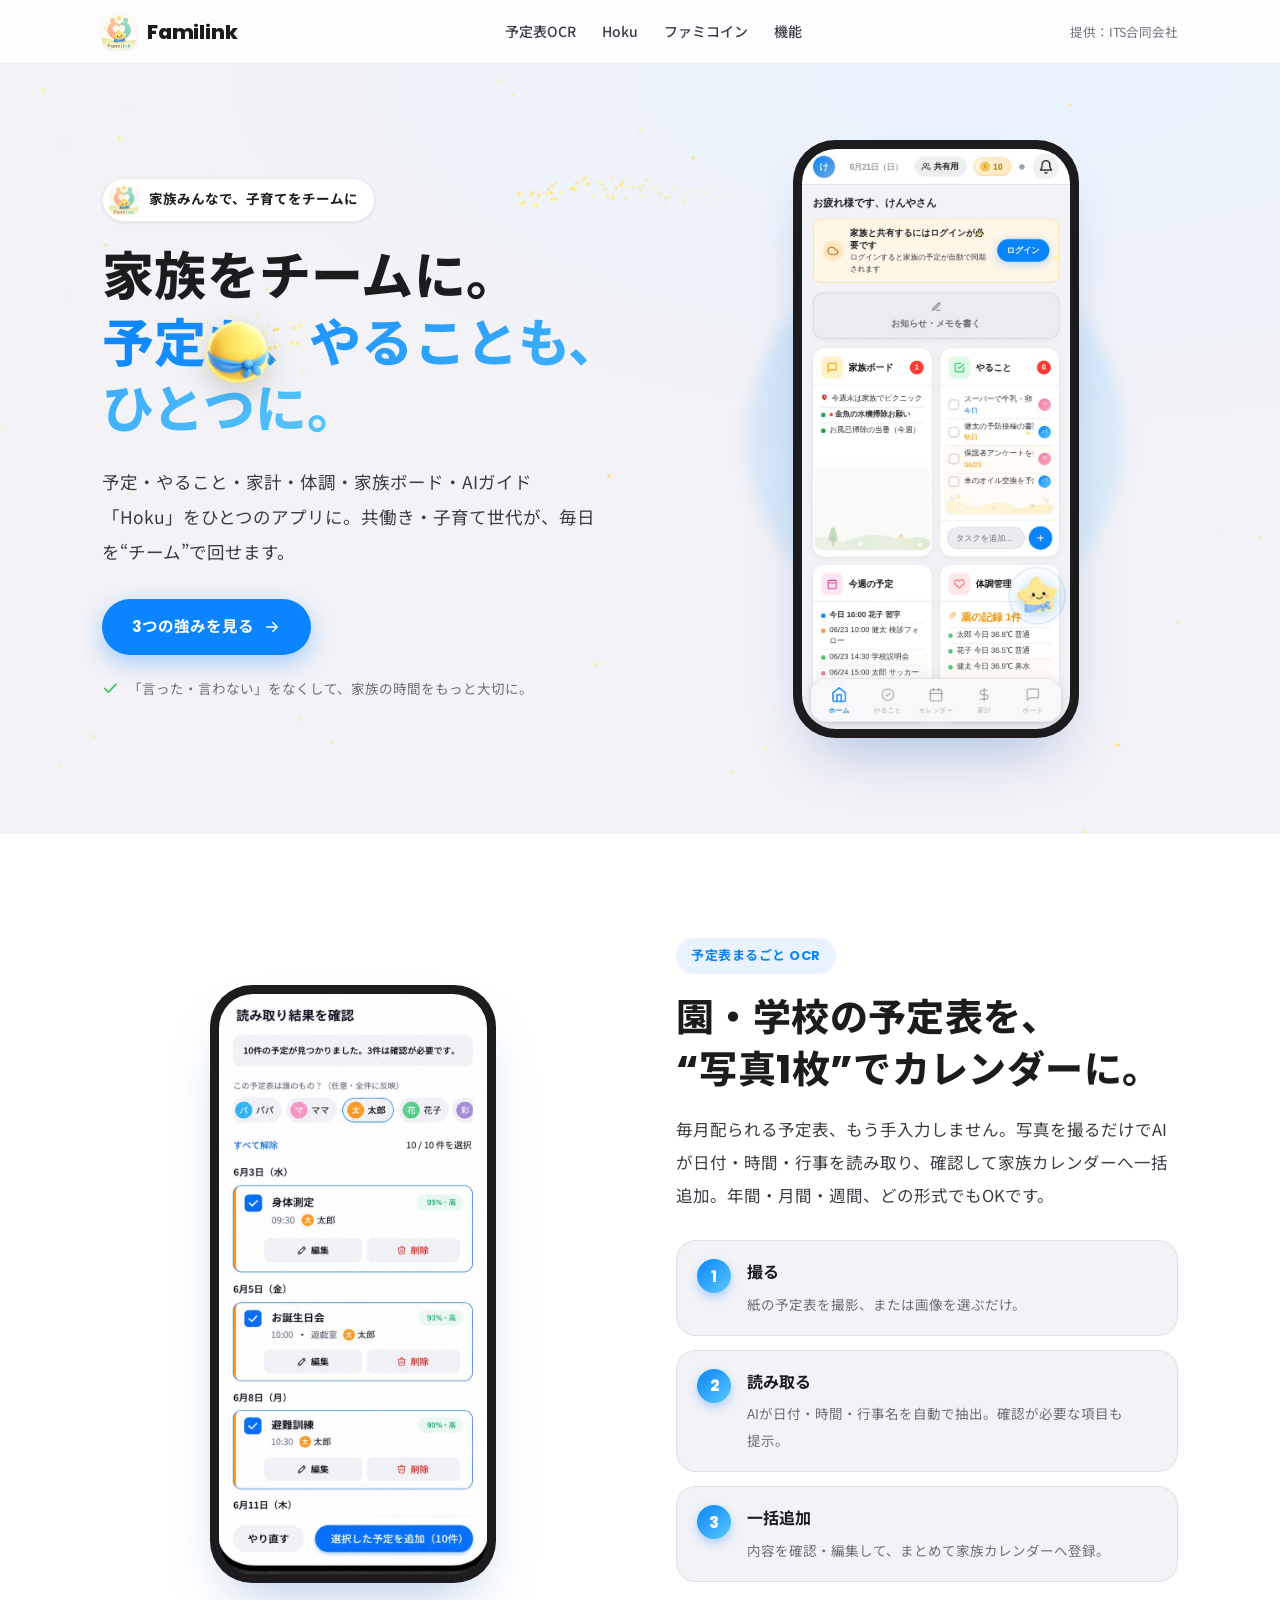
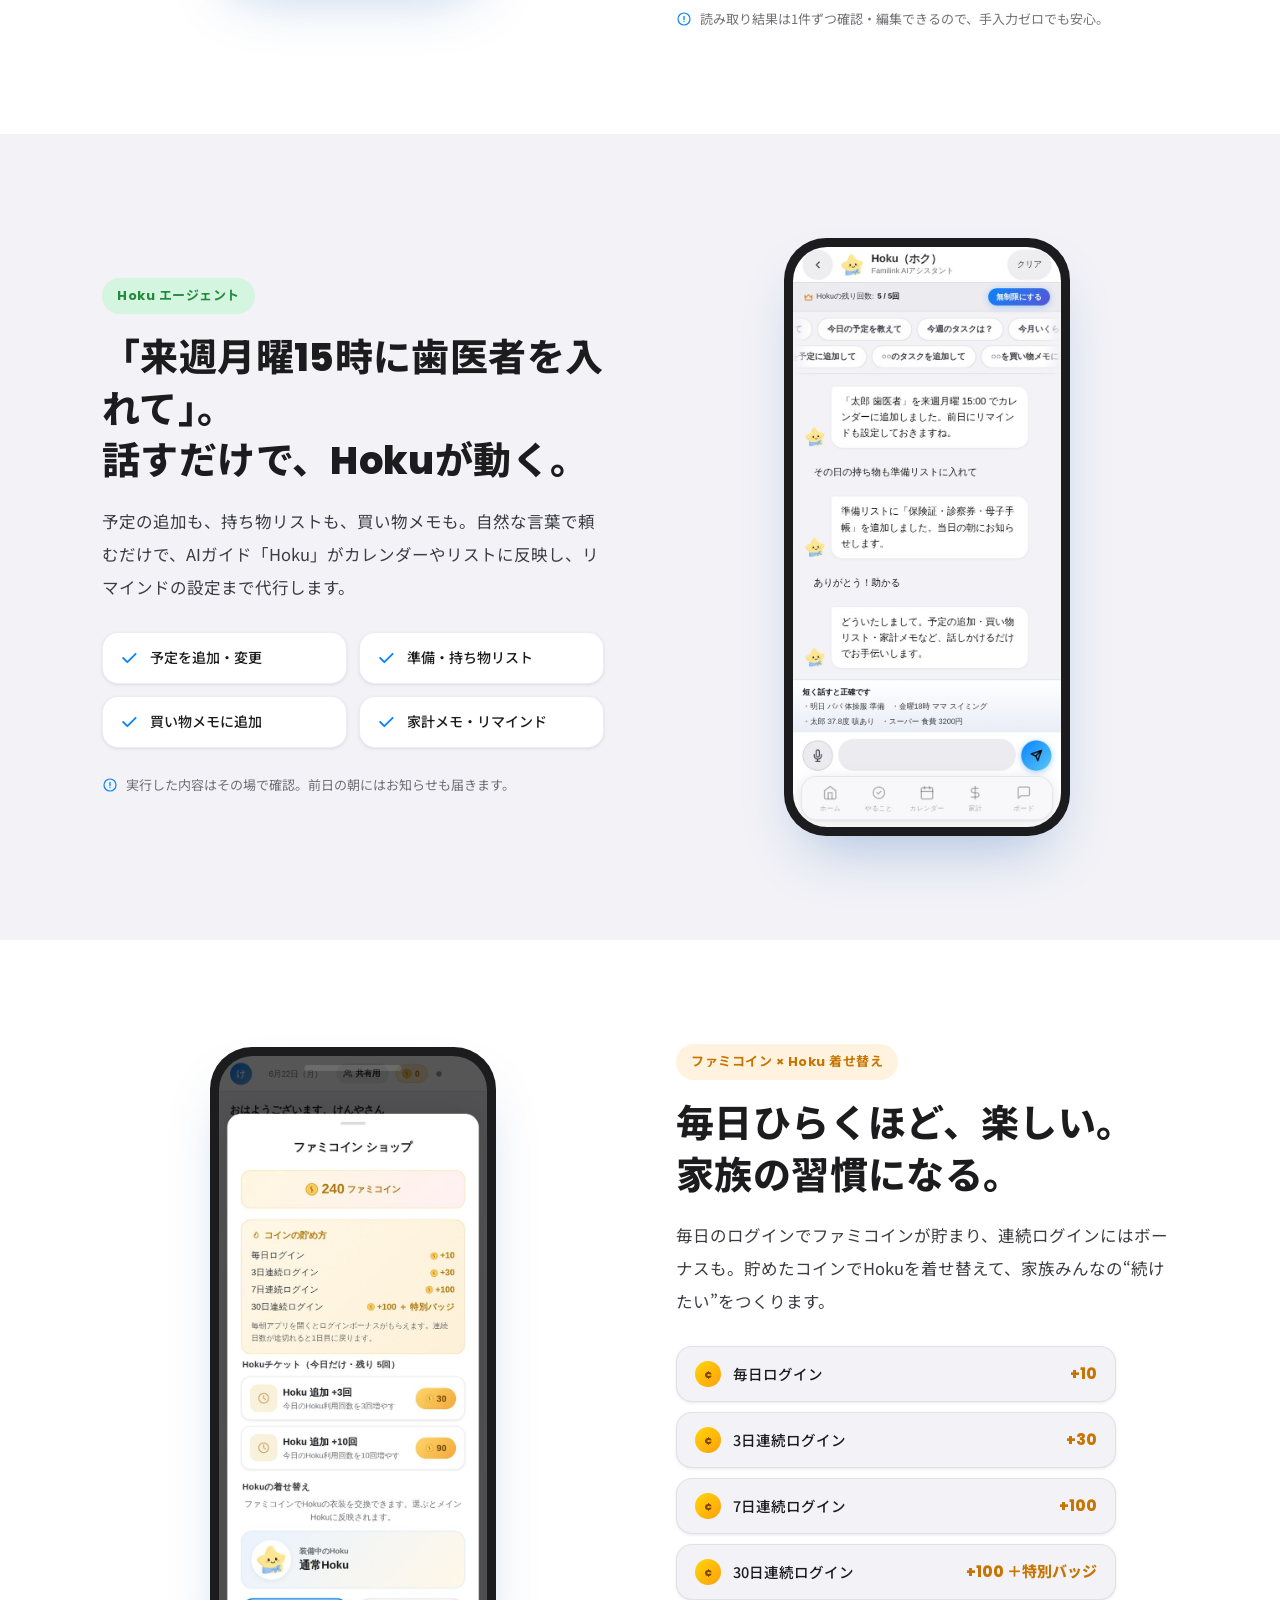
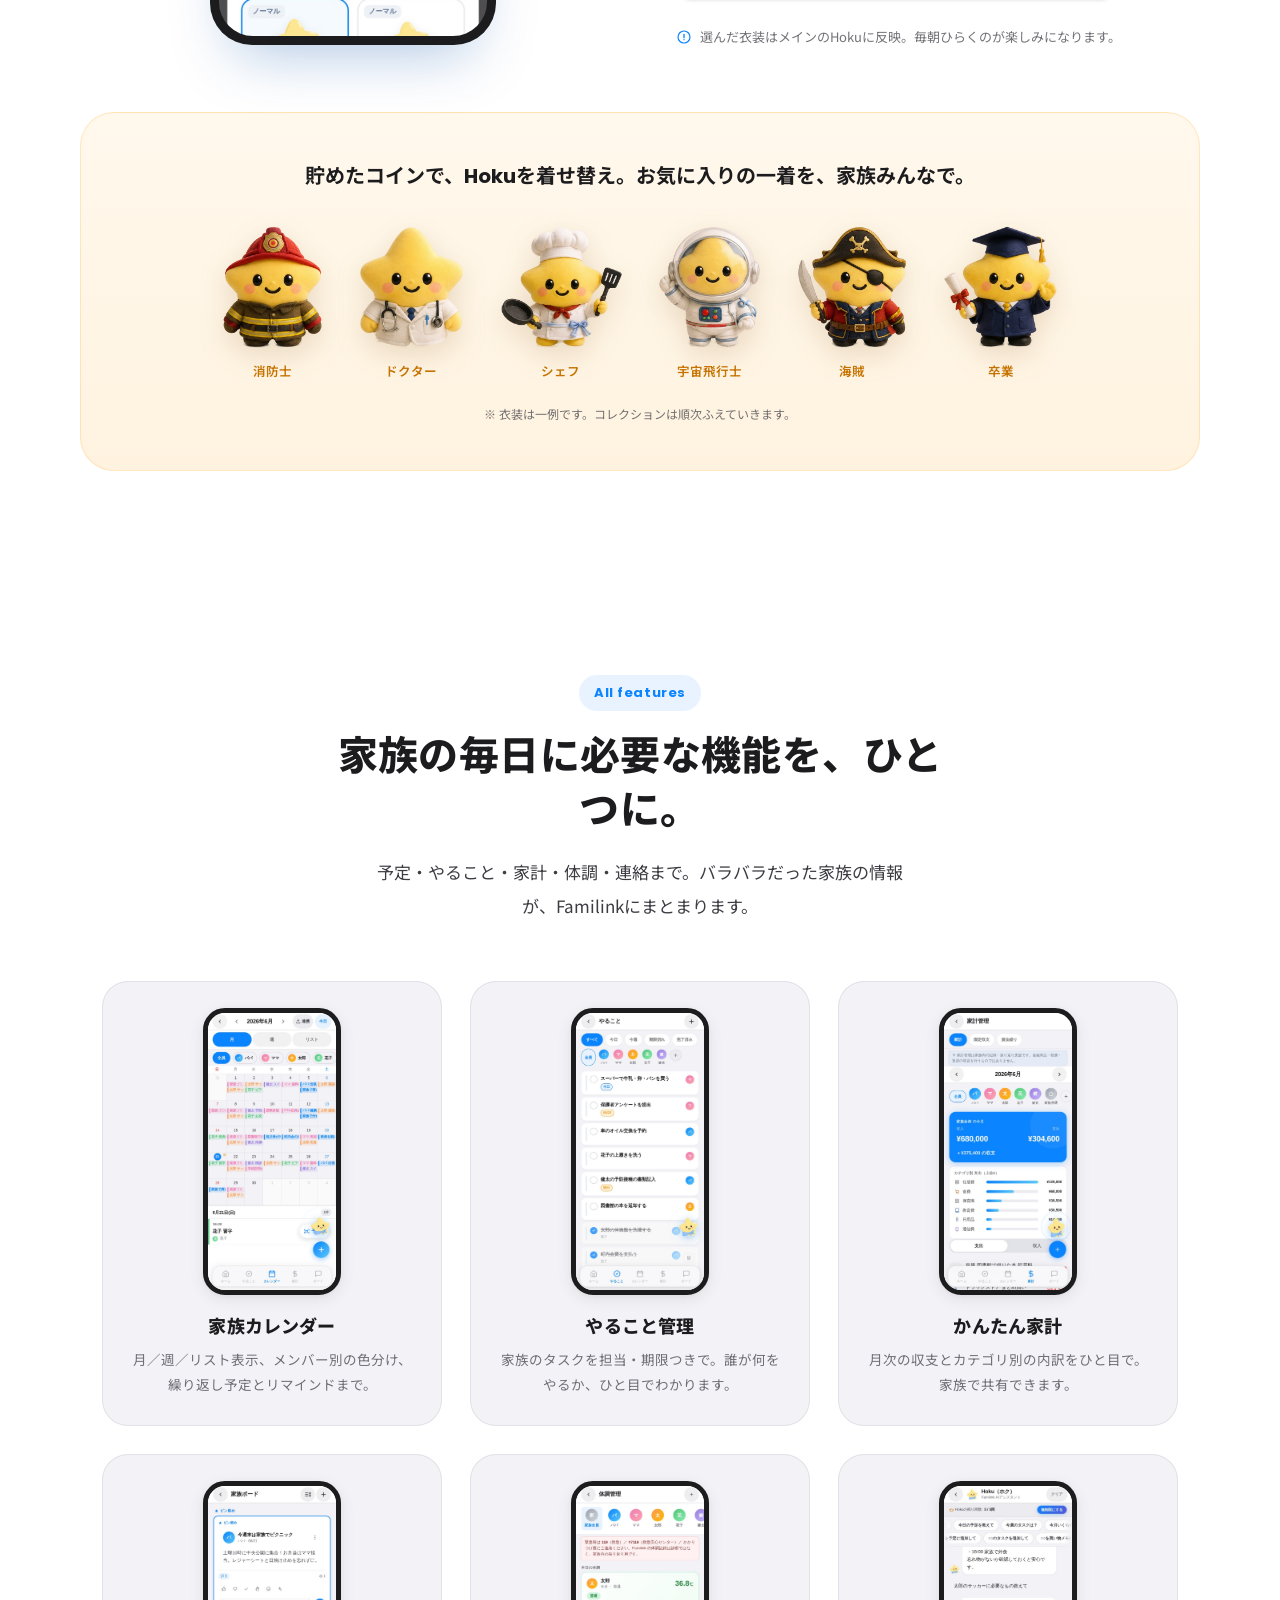
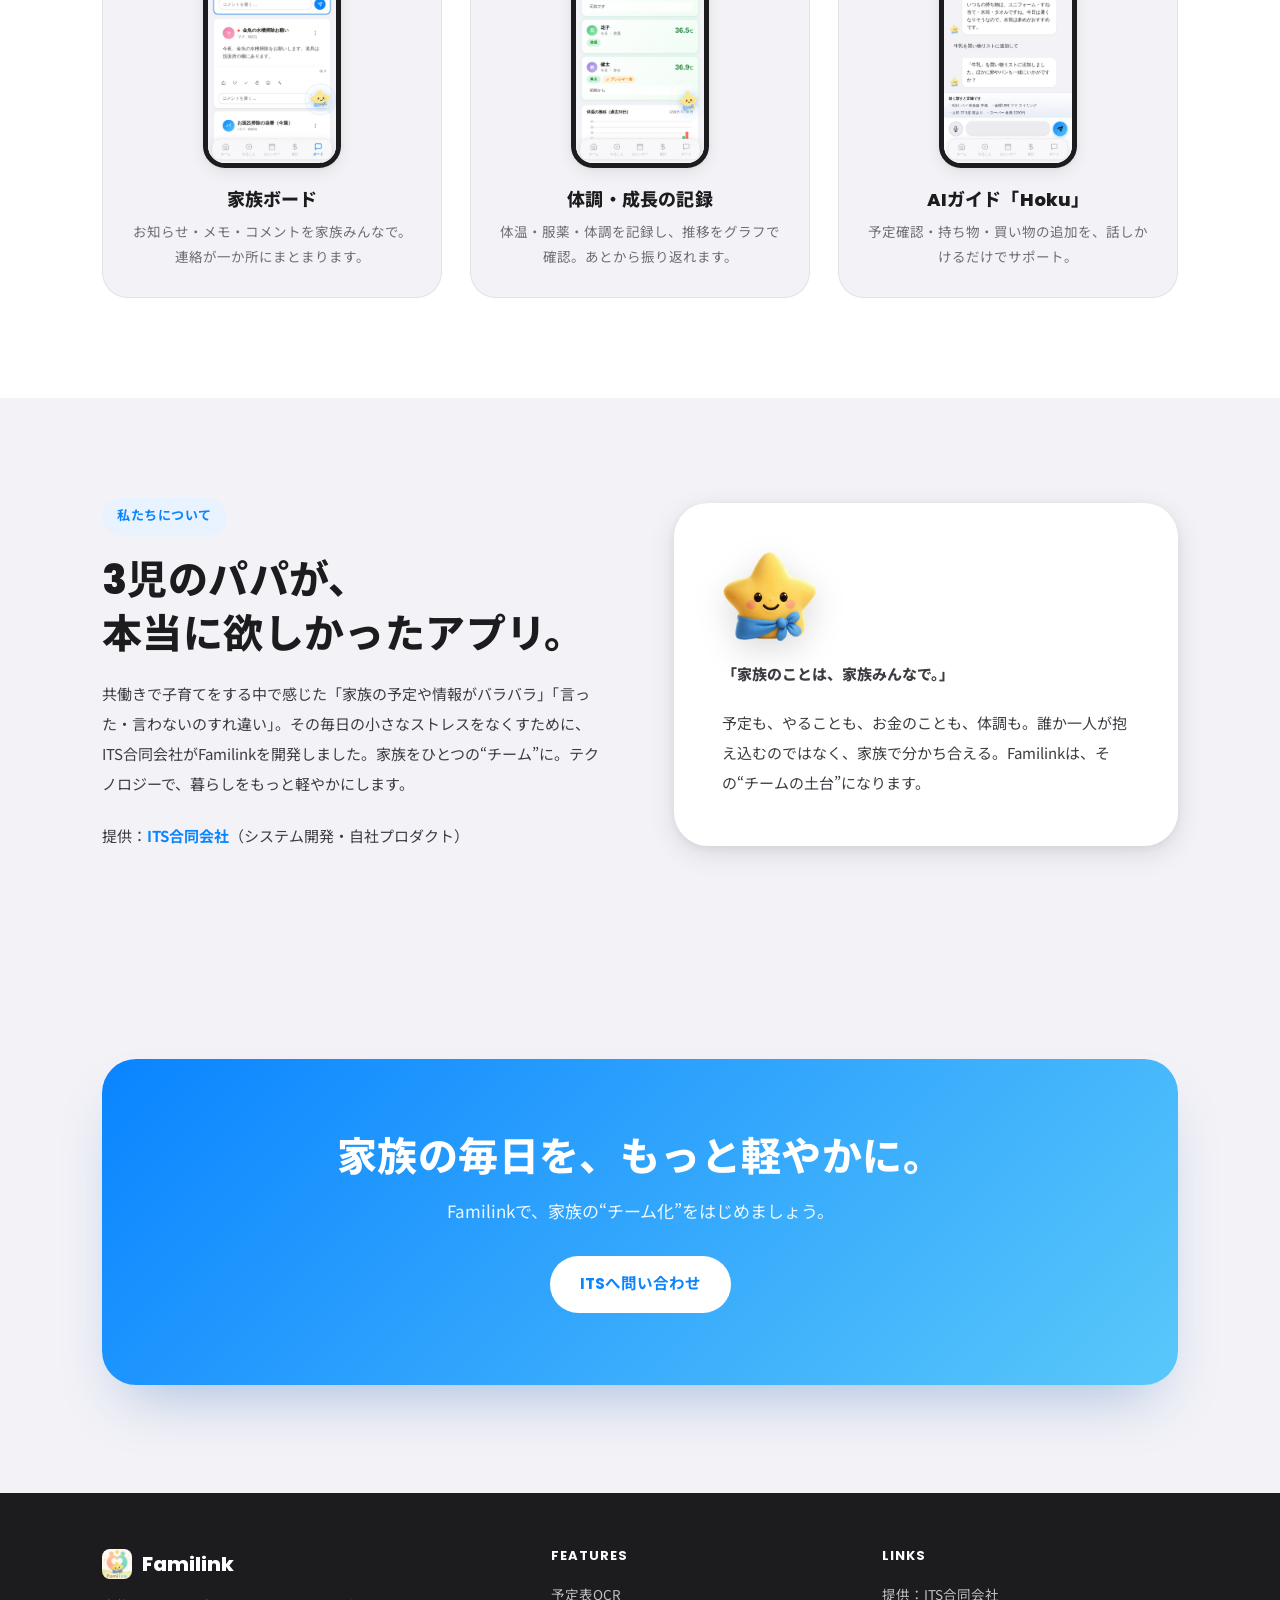
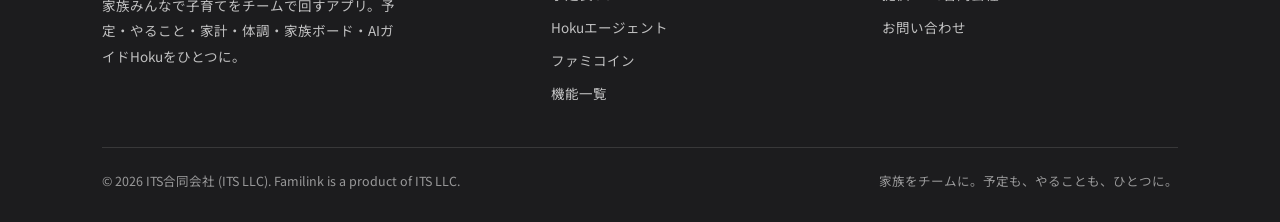
<file: public_html/familink.html>
<!DOCTYPE html>
<html lang="ja">
<head>
<meta charset="UTF-8">
<meta name="viewport" content="width=device-width, initial-scale=1.0">
<title>Familink（ファミリンク） — 家族をチームに。予定も、やることも、ひとつに。</title>
<meta name="description" content="家族みんなで子育てをチームで回すアプリ。予定表は写真1枚でカレンダーにOCR自動登録。AIガイドHokuが話すだけで予定・準備・買い物を代行。予定・やること・家計・体調・家族ボードをひとつに。提供：ITS合同会社。">
<meta name="keywords" content="Familink,ファミリンク,家族,子育て,共有カレンダー,予定表OCR,AIアシスタント,家計簿,タスク管理,ITS合同会社">
<link rel="canonical" href="https://its-tokyo.com/familink.html">
<meta name="theme-color" content="#0A84FF">
<meta property="og:type" content="website">
<meta property="og:title" content="Familink — 家族をチームに。予定も、やることも、ひとつに。">
<meta property="og:description" content="予定表は写真1枚でカレンダーに自動登録。AIガイドHokuが話すだけで予定・準備・買い物を代行。家族の毎日をひとつに。">
<meta property="og:url" content="https://its-tokyo.com/familink.html">
<meta property="og:image" content="https://its-tokyo.com/images/familink/lp/ogp.png">
<meta property="og:site_name" content="Familink">
<meta property="og:locale" content="ja_JP">
<meta property="og:image:width" content="1200">
<meta property="og:image:height" content="630">
<meta property="og:image:alt" content="Familink — 家族をチームに。">
<meta name="twitter:card" content="summary_large_image">
<meta name="twitter:description" content="予定表は写真1枚でカレンダーに自動登録。AIガイドHokuが話すだけで予定・準備・買い物を代行。家族の毎日をひとつに。">
<meta name="twitter:title" content="Familink — 家族をチームに。">
<meta name="twitter:image" content="https://its-tokyo.com/images/familink/lp/ogp.png">
<link rel="icon" type="image/png" href="images/familink/lp/app-icon.png">
<link rel="apple-touch-icon" href="images/familink/lp/app-icon.png">
<link rel="preconnect" href="https://fonts.googleapis.com">
<link rel="preconnect" href="https://fonts.gstatic.com" crossorigin>
<link href="https://fonts.googleapis.com/css2?family=Poppins:wght@600;700;800;900&family=Noto+Sans+JP:wght@400;500;700;800&display=swap" rel="stylesheet">
<script type="application/ld+json">
{
  "@context": "https://schema.org",
  "@type": "SoftwareApplication",
  "name": "Familink",
  "applicationCategory": "LifestyleApplication",
  "operatingSystem": "Web, iOS",
  "description": "家族みんなで子育てをチームで回すアプリ。予定・やること・家計・体調・家族ボード・AIガイドHokuをひとつに。予定表は写真1枚でカレンダーにOCR自動登録。",
  "offers": { "@type": "Offer", "price": "0", "priceCurrency": "JPY" },
  "publisher": {
    "@type": "Organization",
    "name": "ITS合同会社",
    "url": "https://its-tokyo.com/"
  }
}
</script>
<script type="application/ld+json">
{
  "@context": "https://schema.org",
  "@type": "BreadcrumbList",
  "itemListElement": [
    { "@type": "ListItem", "position": 1, "name": "ホーム", "item": "https://its-tokyo.com/" },
    { "@type": "ListItem", "position": 2, "name": "Familink", "item": "https://its-tokyo.com/familink.html" }
  ]
}
</script>
<style>
  :root{
    --primary:#0A84FF; --primary-dark:#0060D8; --primary-light:#E8F3FF; --primary-mid:#C7E2FF;
    --secondary:#34C759; --secondary-dark:#248A3D; --secondary-light:#D4F5DF;
    --accent:#FF9F0A; --accent-dark:#C77400; --accent-light:#FFF3E0;
    --bg:#F2F2F7; --card:#FFFFFF; --muted:#EBEBF0; --inset:#EFEFF4;
    --ink:#1C1C1E; --ink-sub:#3C3C43; --ink-muted:rgba(60,60,67,.72);
    --border:rgba(60,60,67,.14); --border-light:rgba(60,60,67,.09);
    --grad-primary:linear-gradient(135deg,#0A84FF 0%,#5AC8FA 100%);
    --grad-secondary:linear-gradient(135deg,#34C759 0%,#0A84FF 100%);
    --grad-accent:linear-gradient(135deg,#FFD60A 0%,#FF9F0A 100%);
    --r-sm:10px; --r:16px; --r-lg:20px; --r-xl:26px; --r-2xl:34px; --r-full:9999px;
    --sh-sm:0 1px 4px rgba(0,0,0,.06),0 1px 2px rgba(0,0,0,.04);
    --sh:0 4px 16px rgba(0,0,0,.08),0 1px 4px rgba(0,0,0,.04);
    --sh-lg:0 8px 28px rgba(0,0,0,.10),0 2px 8px rgba(0,0,0,.06);
    --sh-blue:0 30px 60px -24px rgba(10,80,170,.34);
    --t:.22s cubic-bezier(.4,0,.2,1); --t-spring:.38s cubic-bezier(.34,1.36,.64,1);
    --font-body:'Noto Sans JP',-apple-system,BlinkMacSystemFont,'Hiragino Kaku Gothic ProN','Yu Gothic',sans-serif;
    --font-display:'Poppins','Noto Sans JP',-apple-system,BlinkMacSystemFont,sans-serif;
    --nav-h:64px; --maxw:1120px;
  }
  *{margin:0;padding:0;box-sizing:border-box}
  html{scroll-behavior:smooth;-webkit-text-size-adjust:100%}
  body{font-family:var(--font-body);color:var(--ink);background:var(--bg);line-height:1.7;
       overflow-x:hidden;-webkit-font-smoothing:antialiased;text-rendering:optimizeLegibility;text-wrap:pretty}
  main{overflow-x:clip}
  img{max-width:100%;height:auto;display:block}
  a{color:inherit;text-decoration:none}
  .wrap{max-width:var(--maxw);margin:0 auto;padding:0 22px}
  section{position:relative}
  .eyebrow{display:inline-flex;align-items:center;gap:8px;font-family:var(--font-display);font-weight:700;
           font-size:13px;letter-spacing:.04em;color:var(--primary);background:var(--primary-light);
           padding:7px 15px;border-radius:var(--r-full);margin-bottom:18px}
  .eyebrow--green{color:var(--secondary-dark);background:var(--secondary-light)}
  .eyebrow--accent{color:var(--accent-dark);background:var(--accent-light)}
  h1,h2,h3{font-family:var(--font-display);font-weight:800;color:var(--ink);line-height:1.32;letter-spacing:.01em}
  .h2{font-size:clamp(26px,4.2vw,40px);line-height:1.35;margin-bottom:18px}
  .lead{font-size:clamp(15px,1.7vw,17px);line-height:2;color:var(--ink-sub);max-width:540px}
  /* buttons */
  .btn{display:inline-flex;align-items:center;justify-content:center;gap:9px;font-family:var(--font-display);
       font-weight:700;font-size:15.5px;padding:15px 30px;border-radius:var(--r-full);border:none;cursor:pointer;
       transition:transform var(--t),box-shadow var(--t),background var(--t);white-space:nowrap}
  .btn svg{width:18px;height:18px}
  .btn--primary{background:var(--primary);color:#fff;box-shadow:0 8px 22px rgba(10,132,255,.32)}
  .btn--primary:hover{background:var(--primary-dark);transform:translateY(-2px);box-shadow:0 12px 28px rgba(10,132,255,.4)}
  .btn--ghost{background:#fff;color:var(--ink);box-shadow:var(--sh-sm);border:1px solid var(--border-light)}
  .btn--ghost:hover{transform:translateY(-2px);box-shadow:var(--sh)}
  .btn--light{background:#fff;color:var(--primary)}
  .btn--light:hover{transform:translateY(-2px);box-shadow:var(--sh-lg)}
  .btn--ghost-light{background:transparent;color:#fff;border:1.5px solid rgba(255,255,255,.5)}
  .btn--ghost-light:hover{background:rgba(255,255,255,.12)}
  /* phone device mock */
  .phone{flex:none;width:clamp(228px,64vw,286px);border-radius:42px;background:#1C1C1E;padding:9px;
         box-shadow:var(--sh-blue);position:relative}
  .phone::before{content:'';position:absolute;top:18px;left:50%;transform:translateX(-50%);width:34%;height:6px;
                 background:rgba(255,255,255,.12);border-radius:99px;z-index:2}
  .phone img{width:100%;border-radius:34px}
  .float-hoku{position:absolute;width:clamp(86px,18vw,118px);height:auto;animation:floaty 4.5s ease-in-out infinite;
              filter:drop-shadow(0 10px 16px rgba(0,0,0,.14));z-index:3;pointer-events:none}
  @keyframes floaty{0%,100%{transform:translateY(0) rotate(-2deg)}50%{transform:translateY(-12px) rotate(2deg)}}

  /* ---------- Hero Hoku — cinematic 3D entrance ---------- */
  .hoku-fx{position:absolute;inset:0;width:100%;height:100%;z-index:6;pointer-events:none}
  .hoku-hero{position:absolute;left:0;top:0;width:clamp(118px,23vw,158px);height:auto;z-index:7;
             transform-origin:50% 60%;will-change:transform,opacity,filter;pointer-events:none;
             filter:drop-shadow(0 12px 20px rgba(0,0,0,.16))}
  .hoku-hero.is-anim{opacity:0}
  /* gentle perpetual idle once landed (added by JS) — starts at neutral for a seamless hand-off */
  @keyframes hokuIdle{0%,100%{transform:translateY(0) rotate(0deg)}50%{transform:translateY(-6px) rotate(1.3deg)}}
  .hoku-hero.is-idle{animation:hokuIdle 5s ease-in-out infinite}
  @media(prefers-reduced-motion:reduce){
    .hoku-fx{display:none}
    .hoku-hero{opacity:1!important;transform:none!important;animation:floaty 5s ease-in-out infinite}
  }

  /* ---------- header ---------- */
  header.nav{position:sticky;top:0;z-index:50;height:var(--nav-h);display:flex;align-items:center;
             background:rgba(255,255,255,.82);backdrop-filter:saturate(180%) blur(16px);
             -webkit-backdrop-filter:saturate(180%) blur(16px);border-bottom:1px solid var(--border-light)}
  .nav__in{display:flex;align-items:center;justify-content:space-between;width:100%}
  .brand{display:flex;align-items:center;gap:11px}
  .brand img{width:34px;height:34px;border-radius:9px;box-shadow:var(--sh-sm)}
  .brand b{font-family:var(--font-display);font-weight:800;font-size:20px;letter-spacing:-.01em}
  .nav__links{display:flex;align-items:center;gap:26px}
  .nav__links a{font-size:14px;font-weight:500;color:var(--ink-sub);transition:color var(--t)}
  .nav__links a:hover{color:var(--primary)}
  .nav__cta{display:flex;align-items:center;gap:14px}
  .nav__its{font-size:12.5px;color:var(--ink-muted);white-space:nowrap}
  .nav__its:hover{color:var(--primary)}
  .btn--sm{padding:10px 20px;font-size:14px}
  @media(max-width:860px){.nav__links{display:none}.nav__its{display:none}}

  /* ---------- hero ---------- */
  .hero{position:relative;overflow:hidden;padding:clamp(40px,7vw,76px) 0 clamp(54px,8vw,96px);
        background:radial-gradient(120% 90% at 80% 0%,#E8F3FF 0%,#F2F2F7 52%)}
  .hero__in{display:grid;grid-template-columns:1.05fr .95fr;gap:clamp(30px,5vw,56px);align-items:center}
  .hero__badge{display:inline-flex;align-items:center;gap:10px;background:#fff;border:1px solid var(--border-light);
               border-radius:var(--r-full);padding:6px 16px 6px 6px;box-shadow:var(--sh-sm);margin-bottom:22px}
  .hero__badge img{width:30px;height:30px;border-radius:8px}
  .hero__badge span{font-family:var(--font-display);font-weight:700;font-size:13.5px}
  .hero h1{font-size:clamp(30px,5.4vw,52px);line-height:1.28;letter-spacing:.005em;margin-bottom:20px}
  .hero h1 .accent{background:var(--grad-primary);-webkit-background-clip:text;background-clip:text;color:transparent}
  .hero__sub{font-size:clamp(15px,1.8vw,17.5px);line-height:2;color:var(--ink-sub);max-width:500px;margin-bottom:30px}
  .hero__actions{display:flex;flex-wrap:wrap;gap:14px;margin-bottom:22px}
  .hero__trust{display:flex;align-items:center;gap:9px;font-size:13.5px;color:var(--ink-muted)}
  .hero__trust svg{width:17px;height:17px;color:var(--secondary)}
  .hero__visual{position:relative;display:flex;justify-content:center;align-items:center;min-height:300px}
  .hero__visual .float-hoku{left:-6%;bottom:8%}
  .hero__blob{position:absolute;width:78%;aspect-ratio:1;border-radius:50%;
              background:var(--grad-primary);opacity:.12;filter:blur(8px);z-index:0}

  /* ---------- feature (star) sections ---------- */
  .feat{padding:clamp(56px,9vw,104px) 0}
  .feat:nth-of-type(even){background:#fff}
  .feat__in{display:grid;grid-template-columns:1fr 1fr;gap:clamp(34px,6vw,72px);align-items:center}
  .feat__in--solo{grid-template-columns:1fr;max-width:880px;margin-inline:auto;text-align:center}
  .feat__in--solo .feat__lead{margin-inline:auto;margin-bottom:34px}
  .feat__in--solo .steps{display:grid;grid-template-columns:repeat(3,1fr);text-align:left;margin-bottom:22px}
  .feat__in--solo .feat__note{justify-content:center}
  @media(max-width:680px){.feat__in--solo .steps{grid-template-columns:1fr}}
  .feat--rev .feat__media{order:2}
  .feat__media{display:flex;justify-content:center;position:relative}
  .feat__media .float-hoku{right:-4%;top:-2%}
  .feat__title{font-size:clamp(25px,3.8vw,38px);line-height:1.36;margin-bottom:18px}
  .feat__lead{font-size:clamp(15px,1.7vw,16.5px);line-height:2;color:var(--ink-sub);margin-bottom:28px}
  /* steps */
  .steps{display:flex;flex-direction:column;gap:14px;margin-bottom:26px}
  .step{display:flex;gap:16px;align-items:flex-start;background:var(--bg);border:1px solid var(--border-light);
        border-radius:var(--r-lg);padding:18px 20px}
  .feat:nth-of-type(even) .step{background:var(--bg)}
  .step__n{flex:none;width:34px;height:34px;border-radius:var(--r-full);background:var(--grad-primary);color:#fff;
           font-family:var(--font-display);font-weight:800;font-size:15px;display:grid;place-items:center;box-shadow:0 4px 10px rgba(10,132,255,.3)}
  .step__b strong{display:block;font-family:var(--font-display);font-weight:700;font-size:16px;margin-bottom:3px}
  .step__b span{font-size:13.5px;color:var(--ink-muted);line-height:1.8}
  .feat__note{font-size:13px;color:var(--ink-muted);display:flex;gap:8px;align-items:flex-start}
  .feat__note svg{width:16px;height:16px;color:var(--primary);flex:none;margin-top:3px}
  /* can-do list */
  .cando{display:grid;grid-template-columns:1fr 1fr;gap:12px;margin-bottom:26px}
  .cando li{list-style:none;display:flex;align-items:center;gap:11px;background:#fff;border:1px solid var(--border-light);
            border-radius:var(--r);padding:13px 16px;font-size:14px;font-weight:500;box-shadow:var(--sh-sm)}
  .feat:nth-of-type(even) .cando li{background:var(--bg)}
  .cando li svg{width:20px;height:20px;color:var(--primary);flex:none}
  /* coin rewards */
  .rewards{display:flex;flex-direction:column;gap:10px;margin-bottom:26px;max-width:440px}
  .reward{display:flex;align-items:center;justify-content:space-between;gap:14px;background:#fff;
          border:1px solid var(--border-light);border-radius:var(--r);padding:14px 18px;box-shadow:var(--sh-sm)}
  .feat:nth-of-type(even) .reward{background:var(--bg)}
  .reward__l{display:flex;align-items:center;gap:12px;font-size:14.5px;font-weight:500}
  .reward__l .coin{width:26px;height:26px;border-radius:var(--r-full);background:var(--grad-accent);display:grid;place-items:center;flex:none;
                   font-family:var(--font-display);font-weight:800;font-size:12px;color:#7C4400}
  .reward__v{font-family:var(--font-display);font-weight:800;font-size:15px;color:var(--accent-dark);white-space:nowrap}
  /* coin: 着せ替えコレクション */
  .coin-collection{margin-top:clamp(40px,5vw,64px);background:linear-gradient(180deg,#FFF8EC 0%,#FFF3E0 100%);
                   border:1px solid rgba(255,159,10,.2);border-radius:var(--r-2xl);padding:clamp(30px,4vw,46px) 20px;text-align:center}
  .coin-collection__cap{font-family:var(--font-display);font-weight:700;font-size:clamp(16px,2.1vw,20px);color:var(--ink);margin-bottom:clamp(20px,3vw,30px)}
  .coin-collection__row{display:flex;justify-content:center;flex-wrap:wrap;gap:clamp(10px,2.4vw,30px)}
  .coin-collection figure{margin:0;display:flex;flex-direction:column;align-items:center;gap:9px;transition:transform var(--t-spring)}
  .coin-collection figure:hover{transform:translateY(-7px) scale(1.05)}
  .coin-collection img{height:clamp(94px,14vw,128px);width:auto;filter:drop-shadow(0 9px 14px rgba(120,70,0,.16))}
  .coin-collection figcaption{font-size:12.5px;font-weight:600;color:var(--accent-dark)}
  .coin-collection__note{font-size:12px;color:var(--ink-muted);margin-top:22px}

  /* ---------- features grid ---------- */
  .grid-sec{padding:clamp(56px,9vw,100px) 0;background:#fff}
  .sec-head{text-align:center;max-width:620px;margin:0 auto clamp(40px,5vw,58px)}
  .sec-head .lead{margin:14px auto 0}
  .fgrid{display:grid;grid-template-columns:repeat(3,1fr);gap:clamp(18px,2.4vw,28px)}
  .fcard{background:var(--bg);border:1px solid var(--border-light);border-radius:var(--r-xl);padding:26px 24px 28px;
         transition:transform var(--t),box-shadow var(--t)}
  .fcard:hover{transform:translateY(-5px);box-shadow:var(--sh-lg)}
  .fcard__shot{width:138px;margin:0 auto 20px;border-radius:22px;border:5px solid #1C1C1E;box-shadow:var(--sh);background:#000}
  .fcard h3{font-size:18px;margin-bottom:8px;text-align:center}
  .fcard p{font-size:13.5px;line-height:1.85;color:var(--ink-muted);text-align:center}

  /* ---------- about ---------- */
  .about{padding:clamp(56px,9vw,100px) 0;background:var(--bg)}
  .about__in{display:grid;grid-template-columns:1fr 1fr;gap:clamp(34px,6vw,68px);align-items:center}
  .about__card{background:var(--card);border-radius:var(--r-2xl);padding:clamp(30px,4vw,48px);box-shadow:var(--sh-lg);position:relative;overflow:hidden}
  .about__card .float-hoku{position:static;width:96px;margin-bottom:18px;animation:floaty 5s ease-in-out infinite}
  .about__quote{font-family:var(--font-display);font-weight:800;font-size:clamp(20px,2.6vw,26px);line-height:1.6;margin-bottom:18px;text-wrap:balance}
  .about p{font-size:15px;line-height:2;color:var(--ink-sub)}
  .about__by{margin-top:22px;font-size:13.5px;line-height:1.9;color:var(--ink-muted);word-break:keep-all;overflow-wrap:anywhere}
  .about__by a{color:var(--primary);font-weight:700;white-space:nowrap}

  /* ---------- CTA ---------- */
  .cta{padding:clamp(60px,9vw,108px) 0}
  .cta__card{background:var(--grad-primary);border-radius:var(--r-2xl);padding:clamp(40px,6vw,72px) 28px;text-align:center;
             color:#fff;position:relative;overflow:hidden;box-shadow:var(--sh-blue)}
  .cta__card .float-hoku{position:absolute;right:7%;bottom:10%;width:clamp(70px,12vw,110px);opacity:.95}
  .cta h2{color:#fff;font-size:clamp(26px,4vw,40px);margin-bottom:14px;position:relative}
  .cta p{font-size:clamp(15px,1.8vw,17px);color:rgba(255,255,255,.92);margin-bottom:30px;position:relative}
  .cta__actions{display:flex;flex-wrap:wrap;gap:14px;justify-content:center;position:relative}

  /* ---------- footer ---------- */
  footer{background:var(--ink);color:rgba(255,255,255,.72);padding:54px 0 30px;font-size:14px}
  .foot__top{display:grid;grid-template-columns:1.4fr 1fr 1fr;gap:34px;margin-bottom:38px}
  .foot__brand b{font-family:var(--font-display);font-weight:800;font-size:20px;color:#fff;display:flex;align-items:center;gap:10px}
  .foot__brand img{width:30px;height:30px;border-radius:8px}
  .foot__brand p{margin-top:12px;font-size:13.5px;line-height:1.9;max-width:300px}
  .foot__col h3{font-family:var(--font-display);font-weight:700;font-size:13px;letter-spacing:.08em;text-transform:uppercase;color:#fff;margin-bottom:14px}
  .foot__col a{display:block;font-size:13.5px;padding:5px 0;color:rgba(255,255,255,.72);transition:color var(--t)}
  .foot__col a:hover{color:#fff}
  .tag-req{font-size:10px;font-weight:700;color:var(--accent);border:1px solid rgba(255,159,10,.4);border-radius:5px;padding:1px 5px;margin-left:6px;vertical-align:middle}
  .foot__bot{border-top:1px solid rgba(255,255,255,.12);padding-top:22px;display:flex;flex-wrap:wrap;gap:10px;justify-content:space-between;align-items:center;font-size:12.5px;color:rgba(255,255,255,.55)}

  /* reveal */
  .rv{opacity:0;transform:translateY(22px);transition:opacity .7s var(--t),transform .7s cubic-bezier(.4,0,.2,1)}
  .rv.in{opacity:1;transform:none}
  @media(prefers-reduced-motion:reduce){.rv{opacity:1;transform:none;transition:none}.float-hoku{animation:none}}

  /* ---------- responsive ---------- */
  @media(max-width:860px){
    .hero__in,.feat__in,.about__in{grid-template-columns:1fr;gap:34px}
    .feat--rev .feat__media{order:0}
    .hero__visual{order:-1}
    .fgrid{grid-template-columns:repeat(2,1fr)}
    .hero h1 br{display:none}
  }
  @media(max-width:560px){
    .fgrid{grid-template-columns:1fr 1fr;gap:14px}
    .fcard{padding:20px 14px 22px}
    .fcard__shot{width:118px}
    .cando{grid-template-columns:1fr}
    .foot__top{grid-template-columns:1fr 1fr;gap:24px}
    .foot__brand{grid-column:1/-1}
    .btn{width:100%}
    .hero__actions,.cta__actions{width:100%}
  }
</style>
</head>
<body>

<!-- ============ HEADER ============ -->
<header class="nav">
  <div class="wrap nav__in">
    <a href="#top" class="brand" aria-label="Familink ホーム"><img src="images/familink/lp/app-icon.png" alt="Familink アプリアイコン" width="34" height="34"><b>Familink</b></a>
    <nav class="nav__links" aria-label="ページ内ナビゲーション">
      <a href="#ocr">予定表OCR</a>
      <a href="#hoku">Hoku</a>
      <a href="#coin">ファミコイン</a>
      <a href="#features">機能</a>
    </nav>
    <div class="nav__cta">
      <a href="index.html" class="nav__its">提供：ITS合同会社</a>
    </div>
  </div>
</header>

<main id="top">

<!-- ============ HERO ============ -->
<section class="hero">
  <div class="wrap hero__in">
    <div class="hero__copy">
      <div class="hero__badge"><img src="images/familink/lp/app-icon.png" alt="" aria-hidden="true" width="30" height="30"><span>家族みんなで、子育てをチームに</span></div>
      <h1>家族をチームに。<br><span class="accent">予定も、やることも、ひとつに。</span></h1>
      <p class="hero__sub">予定・やること・家計・体調・家族ボード・AIガイド「Hoku」をひとつのアプリに。共働き・子育て世代が、毎日を“チーム”で回せます。</p>
      <div class="hero__actions">
        <a href="#ocr" class="btn btn--primary">3つの強みを見る
          <svg viewBox="0 0 24 24" fill="none" aria-hidden="true"><path d="M5 12h14M13 6l6 6-6 6" stroke="currentColor" stroke-width="2" stroke-linecap="round" stroke-linejoin="round"/></svg>
        </a>
      </div>
      <p class="hero__trust"><svg viewBox="0 0 24 24" fill="none" aria-hidden="true"><path d="M20 6L9 17l-5-5" stroke="currentColor" stroke-width="2.4" stroke-linecap="round" stroke-linejoin="round"/></svg>「言った・言わない」をなくして、家族の時間をもっと大切に。</p>
    </div>
    <div class="hero__visual">
      <span class="hero__blob" aria-hidden="true"></span>
      <div class="phone"><img src="images/familink/lp/home.jpg" alt="Familink ホーム画面：家族ボード・やること・今週の予定・体調をひと目で確認" width="640" height="1385" fetchpriority="high"></div>
    </div>
  </div>
  <canvas class="hoku-fx" aria-hidden="true"></canvas>
  <img class="hoku-hero" src="images/familink/hoku/hero-open.webp" alt="AIガイド Hoku — 家族を支えるAIパートナー" width="600" height="600" loading="eager">
</section>

<!-- ============ ★1 OCR ============ -->
<section class="feat" id="ocr">
  <div class="wrap feat__in">
    <div class="feat__media rv">
      <div class="phone"><img src="images/familink/lp/ocr.jpg?v=3" alt="予定表OCRの読み取り結果確認画面：撮影した予定表から日付・時間・行事をAIが抽出し、確認して家族カレンダーへ一括追加" width="640" height="1386" loading="lazy"></div>
    </div>
    <div class="feat__body rv">
      <span class="eyebrow">予定表まるごと OCR</span>
      <h2 class="feat__title">園・学校の予定表を、<br>“写真1枚”でカレンダーに。</h2>
      <p class="feat__lead">毎月配られる予定表、もう手入力しません。写真を撮るだけでAIが日付・時間・行事を読み取り、確認して家族カレンダーへ一括追加。年間・月間・週間、どの形式でもOKです。</p>
      <div class="steps">
        <div class="step"><span class="step__n">1</span><div class="step__b"><strong>撮る</strong><span>紙の予定表を撮影、または画像を選ぶだけ。</span></div></div>
        <div class="step"><span class="step__n">2</span><div class="step__b"><strong>読み取る</strong><span>AIが日付・時間・行事名を自動で抽出。確認が必要な項目も提示。</span></div></div>
        <div class="step"><span class="step__n">3</span><div class="step__b"><strong>一括追加</strong><span>内容を確認・編集して、まとめて家族カレンダーへ登録。</span></div></div>
      </div>
      <p class="feat__note"><svg viewBox="0 0 24 24" fill="none" aria-hidden="true"><path d="M12 8v5M12 16h.01" stroke="currentColor" stroke-width="2" stroke-linecap="round"/><circle cx="12" cy="12" r="9" stroke="currentColor" stroke-width="1.8"/></svg>読み取り結果は1件ずつ確認・編集できるので、手入力ゼロでも安心。</p>
    </div>
  </div>
</section>

<!-- ============ ★2 HOKU AGENT ============ -->
<section class="feat feat--rev" id="hoku">
  <div class="wrap feat__in">
    <div class="feat__media rv">
      <div class="phone"><img src="images/familink/lp/hoku-agent.jpg" alt="Hokuエージェントの会話画面：話しかけるだけで予定追加・準備リスト・買い物メモを代行" width="640" height="1385" loading="lazy"></div>
    </div>
    <div class="feat__body rv">
      <span class="eyebrow eyebrow--green">Hoku エージェント</span>
      <h2 class="feat__title">「来週月曜15時に歯医者を入れて」。<br>話すだけで、Hokuが動く。</h2>
      <p class="feat__lead">予定の追加も、持ち物リストも、買い物メモも。自然な言葉で頼むだけで、AIガイド「Hoku」がカレンダーやリストに反映し、リマインドの設定まで代行します。</p>
      <ul class="cando">
        <li><svg viewBox="0 0 24 24" fill="none" aria-hidden="true"><path d="M5 12l5 5L20 7" stroke="currentColor" stroke-width="2.2" stroke-linecap="round" stroke-linejoin="round"/></svg>予定を追加・変更</li>
        <li><svg viewBox="0 0 24 24" fill="none" aria-hidden="true"><path d="M5 12l5 5L20 7" stroke="currentColor" stroke-width="2.2" stroke-linecap="round" stroke-linejoin="round"/></svg>準備・持ち物リスト</li>
        <li><svg viewBox="0 0 24 24" fill="none" aria-hidden="true"><path d="M5 12l5 5L20 7" stroke="currentColor" stroke-width="2.2" stroke-linecap="round" stroke-linejoin="round"/></svg>買い物メモに追加</li>
        <li><svg viewBox="0 0 24 24" fill="none" aria-hidden="true"><path d="M5 12l5 5L20 7" stroke="currentColor" stroke-width="2.2" stroke-linecap="round" stroke-linejoin="round"/></svg>家計メモ・リマインド</li>
      </ul>
      <p class="feat__note"><svg viewBox="0 0 24 24" fill="none" aria-hidden="true"><path d="M12 8v5M12 16h.01" stroke="currentColor" stroke-width="2" stroke-linecap="round"/><circle cx="12" cy="12" r="9" stroke="currentColor" stroke-width="1.8"/></svg>実行した内容はその場で確認。前日の朝にはお知らせも届きます。</p>
    </div>
  </div>
</section>

<!-- ============ ★3 FAMICOIN ============ -->
<section class="feat" id="coin">
  <div class="wrap feat__in">
    <div class="feat__media rv">
      <div class="phone"><img src="images/familink/lp/hoku-shop.jpg" alt="ファミコインショップ画面：毎日ログインでコインを貯め、Hokuを着せ替え" width="640" height="1385" loading="lazy"></div>
    </div>
    <div class="feat__body rv">
      <span class="eyebrow eyebrow--accent">ファミコイン × Hoku 着せ替え</span>
      <h2 class="feat__title">毎日ひらくほど、楽しい。<br>家族の習慣になる。</h2>
      <p class="feat__lead">毎日のログインでファミコインが貯まり、連続ログインにはボーナスも。貯めたコインでHokuを着せ替えて、家族みんなの“続けたい”をつくります。</p>
      <div class="rewards">
        <div class="reward"><span class="reward__l"><span class="coin">¢</span>毎日ログイン</span><span class="reward__v">+10</span></div>
        <div class="reward"><span class="reward__l"><span class="coin">¢</span>3日連続ログイン</span><span class="reward__v">+30</span></div>
        <div class="reward"><span class="reward__l"><span class="coin">¢</span>7日連続ログイン</span><span class="reward__v">+100</span></div>
        <div class="reward"><span class="reward__l"><span class="coin">¢</span>30日連続ログイン</span><span class="reward__v">+100 ＋特別バッジ</span></div>
      </div>
      <p class="feat__note"><svg viewBox="0 0 24 24" fill="none" aria-hidden="true"><path d="M12 8v5M12 16h.01" stroke="currentColor" stroke-width="2" stroke-linecap="round"/><circle cx="12" cy="12" r="9" stroke="currentColor" stroke-width="1.8"/></svg>選んだ衣装はメインのHokuに反映。毎朝ひらくのが楽しみになります。</p>
    </div>
  </div>
  <div class="wrap coin-collection rv">
    <p class="coin-collection__cap">貯めたコインで、Hokuを着せ替え。お気に入りの一着を、家族みんなで。</p>
    <div class="coin-collection__row">
      <figure><img src="images/familink/hoku/firefighter.webp" alt="消防士のHoku" width="180" height="170" loading="lazy"><figcaption>消防士</figcaption></figure>
      <figure><img src="images/familink/hoku/doctor.webp" alt="ドクターHoku" width="180" height="170" loading="lazy"><figcaption>ドクター</figcaption></figure>
      <figure><img src="images/familink/hoku/chef.webp" alt="シェフHoku" width="180" height="170" loading="lazy"><figcaption>シェフ</figcaption></figure>
      <figure><img src="images/familink/hoku/astronaut.webp" alt="宇宙飛行士Hoku" width="180" height="170" loading="lazy"><figcaption>宇宙飛行士</figcaption></figure>
      <figure><img src="images/familink/hoku/pirate.webp" alt="海賊Hoku" width="180" height="170" loading="lazy"><figcaption>海賊</figcaption></figure>
      <figure><img src="images/familink/hoku/graduate.webp" alt="卒業Hoku" width="180" height="170" loading="lazy"><figcaption>卒業</figcaption></figure>
    </div>
    <p class="coin-collection__note">※ 衣装は一例です。コレクションは順次ふえていきます。</p>
  </div>
</section>

<!-- ============ FEATURES GRID ============ -->
<section class="grid-sec" id="features">
  <div class="wrap">
    <div class="sec-head rv">
      <span class="eyebrow">All features</span>
      <h2 class="h2">家族の毎日に必要な機能を、ひとつに。</h2>
      <p class="lead">予定・やること・家計・体調・連絡まで。バラバラだった家族の情報が、Familinkにまとまります。</p>
    </div>
    <div class="fgrid">
      <article class="fcard rv"><img class="fcard__shot" src="images/familink/lp/calendar.jpg" alt="家族カレンダー画面" width="640" height="1385" loading="lazy"><h3>家族カレンダー</h3><p>月／週／リスト表示、メンバー別の色分け、繰り返し予定とリマインドまで。</p></article>
      <article class="fcard rv"><img class="fcard__shot" src="images/familink/lp/tasks.jpg" alt="やること管理画面" width="640" height="1385" loading="lazy"><h3>やること管理</h3><p>家族のタスクを担当・期限つきで。誰が何をやるか、ひと目でわかります。</p></article>
      <article class="fcard rv"><img class="fcard__shot" src="images/familink/lp/budget.jpg" alt="かんたん家計画面" width="640" height="1385" loading="lazy"><h3>かんたん家計</h3><p>月次の収支とカテゴリ別の内訳をひと目で。家族で共有できます。</p></article>
      <article class="fcard rv"><img class="fcard__shot" src="images/familink/lp/board.jpg" alt="家族ボード画面" width="640" height="1385" loading="lazy"><h3>家族ボード</h3><p>お知らせ・メモ・コメントを家族みんなで。連絡が一か所にまとまります。</p></article>
      <article class="fcard rv"><img class="fcard__shot" src="images/familink/lp/health.jpg" alt="体調・成長の記録画面" width="640" height="1385" loading="lazy"><h3>体調・成長の記録</h3><p>体温・服薬・体調を記録し、推移をグラフで確認。あとから振り返れます。</p></article>
      <article class="fcard rv"><img class="fcard__shot" src="images/familink/lp/hoku.jpg" alt="Hokuとの会話画面" width="640" height="1385" loading="lazy"><h3>AIガイド「Hoku」</h3><p>予定確認・持ち物・買い物の追加を、話しかけるだけでサポート。</p></article>
    </div>
  </div>
</section>

<!-- ============ ABOUT ============ -->
<section class="about">
  <div class="wrap about__in">
    <div class="about__body rv">
      <span class="eyebrow">私たちについて</span>
      <h2 class="h2">3児のパパが、<br>本当に欲しかったアプリ。</h2>
      <p>共働きで子育てをする中で感じた「家族の予定や情報がバラバラ」「言った・言わないのすれ違い」。その毎日の小さなストレスをなくすために、ITS合同会社がFamilinkを開発しました。家族をひとつの“チーム”に。テクノロジーで、暮らしをもっと軽やかにします。</p>
      <p class="about__by">提供：<a href="index.html">ITS合同会社</a>（システム開発・自社プロダクト）</p>
    </div>
    <div class="about__card rv">
      <img class="float-hoku" src="images/familink/hoku/main.webp" alt="AIガイド Hoku" width="96" height="95" loading="lazy">
      <p class="about__quote">「家族のことは、家族みんなで。」</p>
      <p>予定も、やることも、お金のことも、体調も。誰か一人が抱え込むのではなく、家族で分かち合える。Familinkは、その“チームの土台”になります。</p>
    </div>
  </div>
</section>

<!-- ============ CTA ============ -->
<section class="cta">
  <div class="wrap">
    <div class="cta__card rv">
      <h2>家族の毎日を、もっと軽やかに。</h2>
      <p>Familinkで、家族の“チーム化”をはじめましょう。</p>
      <div class="cta__actions">
        <a href="index.html#contact" class="btn btn--light">ITSへ問い合わせ</a>
      </div>
    </div>
  </div>
</section>

<!-- ============ FOOTER ============ -->
<footer>
  <div class="wrap">
    <div class="foot__top">
      <div class="foot__brand">
        <b><img src="images/familink/lp/app-icon.png" alt="" aria-hidden="true" width="30" height="30">Familink</b>
        <p>家族みんなで子育てをチームで回すアプリ。予定・やること・家計・体調・家族ボード・AIガイドHokuをひとつに。</p>
      </div>
      <nav class="foot__col" aria-label="機能">
        <h3>Features</h3>
        <a href="#ocr">予定表OCR</a>
        <a href="#hoku">Hokuエージェント</a>
        <a href="#coin">ファミコイン</a>
        <a href="#features">機能一覧</a>
      </nav>
      <nav class="foot__col" aria-label="その他">
        <h3>Links</h3>
        <a href="index.html">提供：ITS合同会社</a>
        <a href="index.html#contact">お問い合わせ</a>
      </nav>
    </div>
    <div class="foot__bot">
      <span>&copy; 2026 ITS合同会社 (ITS LLC). Familink is a product of ITS LLC.</span>
      <span>家族をチームに。予定も、やることも、ひとつに。</span>
    </div>
  </div>
</footer>

</main>

<script>
  // lightweight scroll reveal
  (function(){
    var els=document.querySelectorAll('.rv');
    if(!('IntersectionObserver' in window)){els.forEach(function(e){e.classList.add('in')});return;}
    var io=new IntersectionObserver(function(es){
      es.forEach(function(e){if(e.isIntersecting){e.target.classList.add('in');io.unobserve(e.target);}});
    },{threshold:.12,rootMargin:'0px 0px -8% 0px'});
    els.forEach(function(e){io.observe(e)});
  })();

  // ---- Hero Hoku: full-screen cinematic entrance + Canvas particle FX ----
  (function(){
    var reduce = window.matchMedia && window.matchMedia('(prefers-reduced-motion: reduce)').matches;
    var hoku = document.querySelector('.hoku-hero');
    var canvas = document.querySelector('.hoku-fx');
    var hero = document.querySelector('.hero');
    var phone = hero && hero.querySelector('.phone');
    if(!hoku || !canvas || !hero || !phone) return;
    var ctx = canvas.getContext('2d');
    var DPR = Math.min(window.devicePixelRatio || 1, 2);
    var W=0, H=0, rest={x:0,y:0};

    function layout(){                       // size canvas to whole hero + park Hoku at phone's bottom-left
      var hr=hero.getBoundingClientRect();
      W=hr.width; H=hr.height;
      canvas.width=Math.round(W*DPR); canvas.height=Math.round(H*DPR);
      ctx.setTransform(DPR,0,0,DPR,0,0);
      var pr=phone.getBoundingClientRect();
      var hw=hoku.offsetWidth||110, hh=hoku.offsetHeight||110;
      rest.x=(pr.left-hr.left)-hw*0.42;
      rest.y=(pr.bottom-hr.top)-hh*0.86;
      hoku.style.left=rest.x+'px';
      hoku.style.top =rest.y+'px';
    }
    layout();
    window.addEventListener('resize', layout, {passive:true});
    if(reduce){ hoku.classList.add('is-idle'); return; }   // positioned; CSS handles gentle float

    // drawn frames for the "birth" sequence: featureless orb -> faced glowing orb -> star (open) ; plus blink frame
    var FR={orb:'images/familink/hoku/hero-orb.webp', orbface:'images/familink/hoku/hero-orbface.webp',
            scrunch:'images/familink/hoku/hero-scrunch.webp', open:'images/familink/hoku/hero-open.webp'};
    Object.keys(FR).forEach(function(k){var im=new Image();im.src=FR[k];});
    function setFrame(k){ hoku.src=FR[k]; }

    var parts=[], rings=[], halo=0, haloTarget=0, trailOn=false;
    function emit(x,y,o){
      o=o||{}; var n=o.n||1;
      for(var i=0;i<n;i++){
        var a=Math.random()*Math.PI*2, sp=(o.sp||0.4)*(0.4+Math.random());
        parts.push({x:x+(Math.random()-.5)*(o.spread||6), y:y+(Math.random()-.5)*(o.spread||6),
          vx:Math.cos(a)*sp+(o.vx||0), vy:Math.sin(a)*sp+(o.vy||0),
          life:1, decay:o.decay||(0.012+Math.random()*0.01),
          size:o.size||(1.2+Math.random()*2.2),
          star:o.star!=null?o.star:(Math.random()<0.35),
          hue:o.hue!=null?o.hue:45+Math.random()*12});
      }
    }
    function drawStar(x,y,r,rot){
      ctx.save();ctx.translate(x,y);ctx.rotate(rot||0);ctx.beginPath();
      for(var i=0;i<5;i++){
        var o=(i*2*Math.PI/5)-Math.PI/2;
        ctx.lineTo(Math.cos(o)*r,Math.sin(o)*r);
        var o2=o+Math.PI/5; ctx.lineTo(Math.cos(o2)*r*0.46,Math.sin(o2)*r*0.46);
      }
      ctx.closePath();ctx.fill();ctx.restore();
    }
    function center(){
      var hr=hoku.getBoundingClientRect(), sr=hero.getBoundingClientRect();
      return {x:hr.left-sr.left+hr.width/2, y:hr.top-sr.top+hr.height/2, w:hr.width};
    }
    // delta from resting spot (transform:0,0) to a fraction of the visible stage
    function d(fx,fy){ var vh=Math.min(H, window.innerHeight||H); return {x:(W*fx - hoku.offsetWidth/2)-rest.x, y:(vh*fy - hoku.offsetHeight/2)-rest.y}; }
    var KF=[];
    function buildKF(){
      // a smooth single arc sweeping from the top-right corner down to the resting spot
      var p0=d(0.92,0.08),p1=d(0.70,0.16),p2=d(0.45,0.14),p3=d(0.30,0.28),p4=d(0.18,0.45);
      KF=[
        {u:0,     x:p0.x,y:p0.y,s:0.05,r:-6,o:0},
        {u:0.15,  x:p1.x,y:p1.y,s:0.28,r:-4,o:1},
        {u:0.31,  x:p2.x,y:p2.y,s:0.46,r:3, o:1},
        {u:0.46,  x:p3.x,y:p3.y,s:0.62,r:-2,o:1},
        {u:0.61,  x:p4.x,y:p4.y,s:0.78,r:1, o:1},
        {u:0.74,  x:0,y:0,s:0.90,r:0,o:1},   // arrive at the spot
        {u:0.80,  x:0,y:0,s:0.82,r:0,o:1},   // gather (orb pulls in)
        {u:0.855, x:0,y:0,s:1.12,r:0,o:1},   // ぱんっ — face blooms (orbface flash)
        {u:0.895, x:0,y:0,s:0.84,r:0,o:1},   // むっと縮こまる (scrunch, eyes shut)
        {u:0.945, x:0,y:0,s:1.07,r:0,o:1},   // ぱっと開く (eyes pop open)
        {u:0.98,  x:0,y:0,s:0.99,r:0,o:1},
        {u:1,     x:0,y:0,s:1,r:0,o:1}
      ];
    }
    buildKF();
    window.addEventListener('resize', function(){ layout(); buildKF(); }, {passive:true});
    function smooth(t){ return t*t*(3-2*t); }
    // Catmull-Rom: velocity is continuous through every waypoint → no per-point stutter
    function cr(p0,p1,p2,p3,t){ var t2=t*t,t3=t2*t;
      return 0.5*((2*p1)+(-p0+p2)*t+(2*p0-5*p1+4*p2-p3)*t2+(-p0+3*p1-3*p2+p3)*t3); }
    function sample(u){
      var L=KF.length-1;
      if(u<=0){var f=KF[0];return {x:f.x,y:f.y,s:f.s,r:f.r,o:f.o};}
      if(u>=1){var l=KF[L];return {x:l.x,y:l.y,s:l.s,r:l.r,o:l.o};}
      var i=0; while(i<L && u>KF[i+1].u) i++;
      var a=KF[i], b=KF[i+1], p=KF[i-1]||a, q=KF[i+2]||b, t=(u-a.u)/(b.u-a.u);
      return {
        x:cr(p.x,a.x,b.x,q.x,t),
        y:cr(p.y,a.y,b.y,q.y,t),
        s:Math.max(0.02, cr(p.s,a.s,b.s,q.s,t)),
        r:cr(p.r,a.r,b.r,q.r,t),
        o:Math.max(0,Math.min(1, a.o+(b.o-a.o)*smooth(t)))
      };
    }

    function render(){
      ctx.clearRect(0,0,W,H);
      var c=center();
      halo += (haloTarget-halo)*0.12;
      if(halo>0.01){
        var rad=c.w*(0.8+halo*1.1);
        var g=ctx.createRadialGradient(c.x,c.y,0,c.x,c.y,rad);
        g.addColorStop(0,'rgba(255,247,210,'+(0.55*halo)+')');
        g.addColorStop(0.4,'rgba(255,214,128,'+(0.30*halo)+')');
        g.addColorStop(1,'rgba(255,200,110,0)');
        ctx.fillStyle=g;ctx.beginPath();ctx.arc(c.x,c.y,rad,0,7);ctx.fill();
      }
      ctx.globalCompositeOperation='lighter';
      for(var ri=rings.length-1;ri>=0;ri--){
        var rg=rings[ri]; rg.t+=0.018; if(rg.t>=1){rings.splice(ri,1);continue;}
        if(rg.t<=0) continue;
        var rr=c.w*(0.4+rg.t*3.6);
        ctx.strokeStyle='rgba(255,'+Math.round(244-rg.t*45)+','+Math.round(205-rg.t*70)+','+(0.6*(1-rg.t))+')';
        ctx.lineWidth=Math.max(1,5*(1-rg.t));
        ctx.beginPath();ctx.arc(c.x,c.y,rr,0,7);ctx.stroke();
      }
      for(var i=parts.length-1;i>=0;i--){
        var p=parts[i];
        p.x+=p.vx; p.y+=p.vy; p.vy+=0.015; p.vx*=0.99; p.life-=p.decay;
        if(p.life<=0){parts.splice(i,1);continue;}
        ctx.fillStyle='hsla('+p.hue+',100%,70%,'+Math.max(0,p.life)+')';
        if(p.star) drawStar(p.x,p.y,p.size*1.6,p.life*6);
        else{ctx.beginPath();ctx.arc(p.x,p.y,p.size,0,7);ctx.fill();}
      }
      ctx.globalCompositeOperation='source-over';
    }

    // ---- one deterministic timeline drives everything (no WAAPI / no setTimeout) ----
    var INTRO=5200, started=false, t0=0, off=false, ph={trail:true,popped:false,scrunched:false,bloomed:false,done:false};
    function tick(ts){
      if(!started){ started=true; t0=ts; }
      var t=ts-t0;
      var hr=hero.getBoundingClientRect();
      var vis = hr.bottom>0 && hr.top<(window.innerHeight||document.documentElement.clientHeight||H);
      if(!ph.done){
        var u=t/INTRO; if(u>1) u=1;
        var st=sample(u);
        hoku.style.transform='perspective(720px) translate('+st.x.toFixed(1)+'px,'+st.y.toFixed(1)+'px) scale('+st.s.toFixed(3)+') rotate('+st.r.toFixed(2)+'deg)';
        hoku.style.opacity=st.o;
        if(ph.trail && u<0.78 && vis && !document.hidden){
          var c=center();
          emit(c.x, c.y+c.w*0.06, {n:2, sp:0.22, spread:c.w*0.18, decay:0.02, size:1.7});
          if(Math.random()<0.6) emit(Math.random()*W, Math.random()*Math.min(H,window.innerHeight||H), {n:1, sp:0.1, star:true, decay:0.016, size:1.6});
        }
        if(ph.trail && u>=0.78){ ph.trail=false; haloTarget=0.18; hoku.style.filter='drop-shadow(0 10px 16px rgba(0,0,0,.16)) brightness(.9)'; }
        if(!ph.popped && u>=0.835){ ph.popped=true; setFrame('orbface'); haloTarget=1;   // ★ ぱんっ — face blooms
          hoku.style.filter='drop-shadow(0 16px 24px rgba(0,0,0,.2)) brightness(1.5) saturate(1.04)';
          rings.push({t:0}); var cc=center();
          emit(cc.x,cc.y,{n:64,sp:1.8,star:true,spread:cc.w*0.16,decay:0.011,size:2.4,hue:48});
          emit(cc.x,cc.y,{n:24,sp:0.85,star:false,spread:cc.w*0.1,decay:0.015,size:1.7,hue:50});
        }
        if(!ph.scrunched && u>=0.875){ ph.scrunched=true; setFrame('scrunch');   // むっと縮こまる (eyes shut)
          haloTarget=0.7; hoku.style.filter='drop-shadow(0 12px 18px rgba(0,0,0,.18)) brightness(1.06)'; }
        if(!ph.bloomed && u>=0.925){ ph.bloomed=true; setFrame('open'); haloTarget=1;   // ぱっと開く (eyes open)
          rings.push({t:0}); var co=center();
          emit(co.x,co.y,{n:34,sp:1.3,star:true,spread:co.w*0.14,decay:0.013,size:2.0,hue:48}); }
        if(u>=1){ ph.done=true;                                            // finalize once, cleanly
          setFrame('open');
          hoku.style.transform=''; hoku.style.opacity='';
          hoku.style.filter='drop-shadow(0 12px 20px rgba(0,0,0,.16))';
          hoku.classList.remove('is-anim'); hoku.classList.add('is-idle');
          haloTarget=0.10;
        }
      } else if(vis && !document.hidden && Math.random()<0.05){   // idle: occasional ambient sparkle only
        var ci=center(); emit(ci.x+(Math.random()-.5)*ci.w*0.8, ci.y+(Math.random()-.5)*ci.w*0.8, {n:1,sp:0.12,star:true,decay:0.02,size:1.6});
      }
      if(vis){ off=false; render(); }              // draw only while the hero is on-screen (saves battery)
      else if(!off){ off=true; ctx.clearRect(0,0,W,H); }
      requestAnimationFrame(tick);
    }

    setFrame('orb');                 // begin as the featureless light-orb
    hoku.classList.add('is-anim');
    requestAnimationFrame(tick);
  })();
</script>
</body>
</html>
</file>
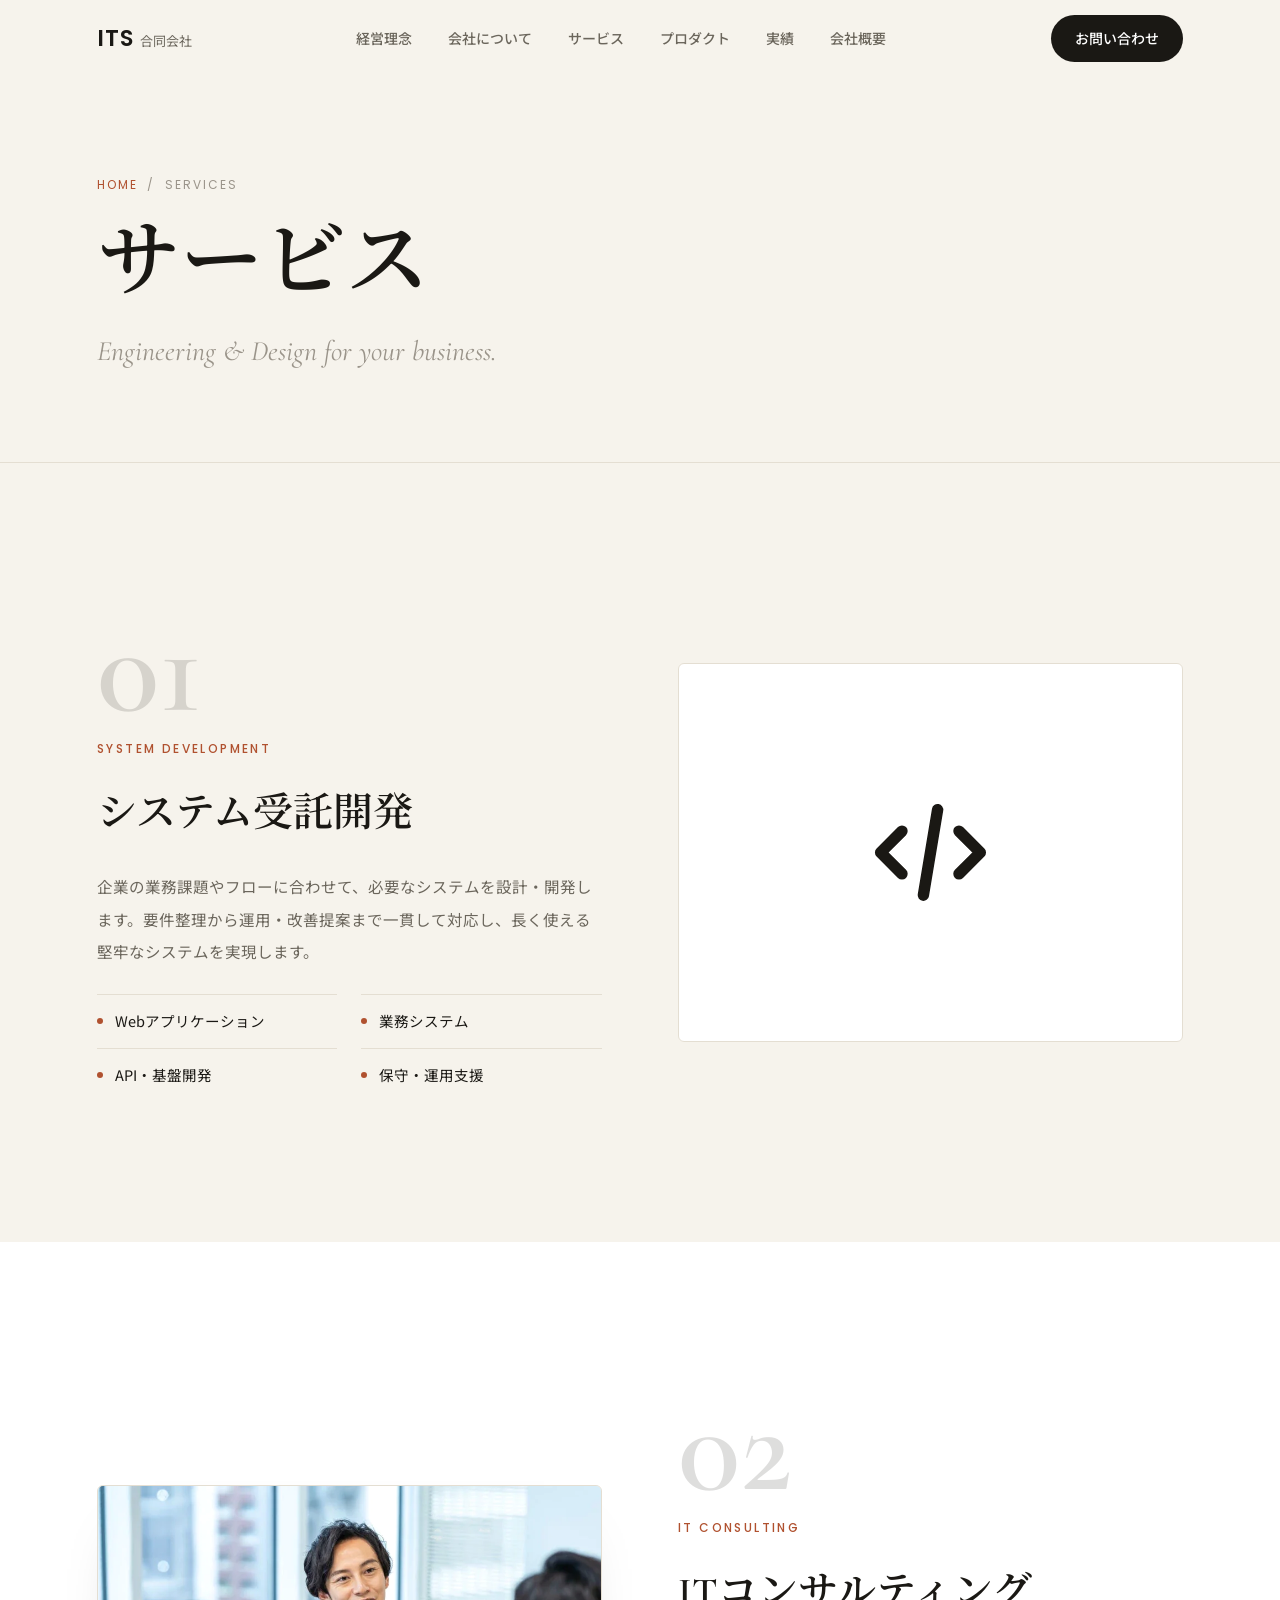
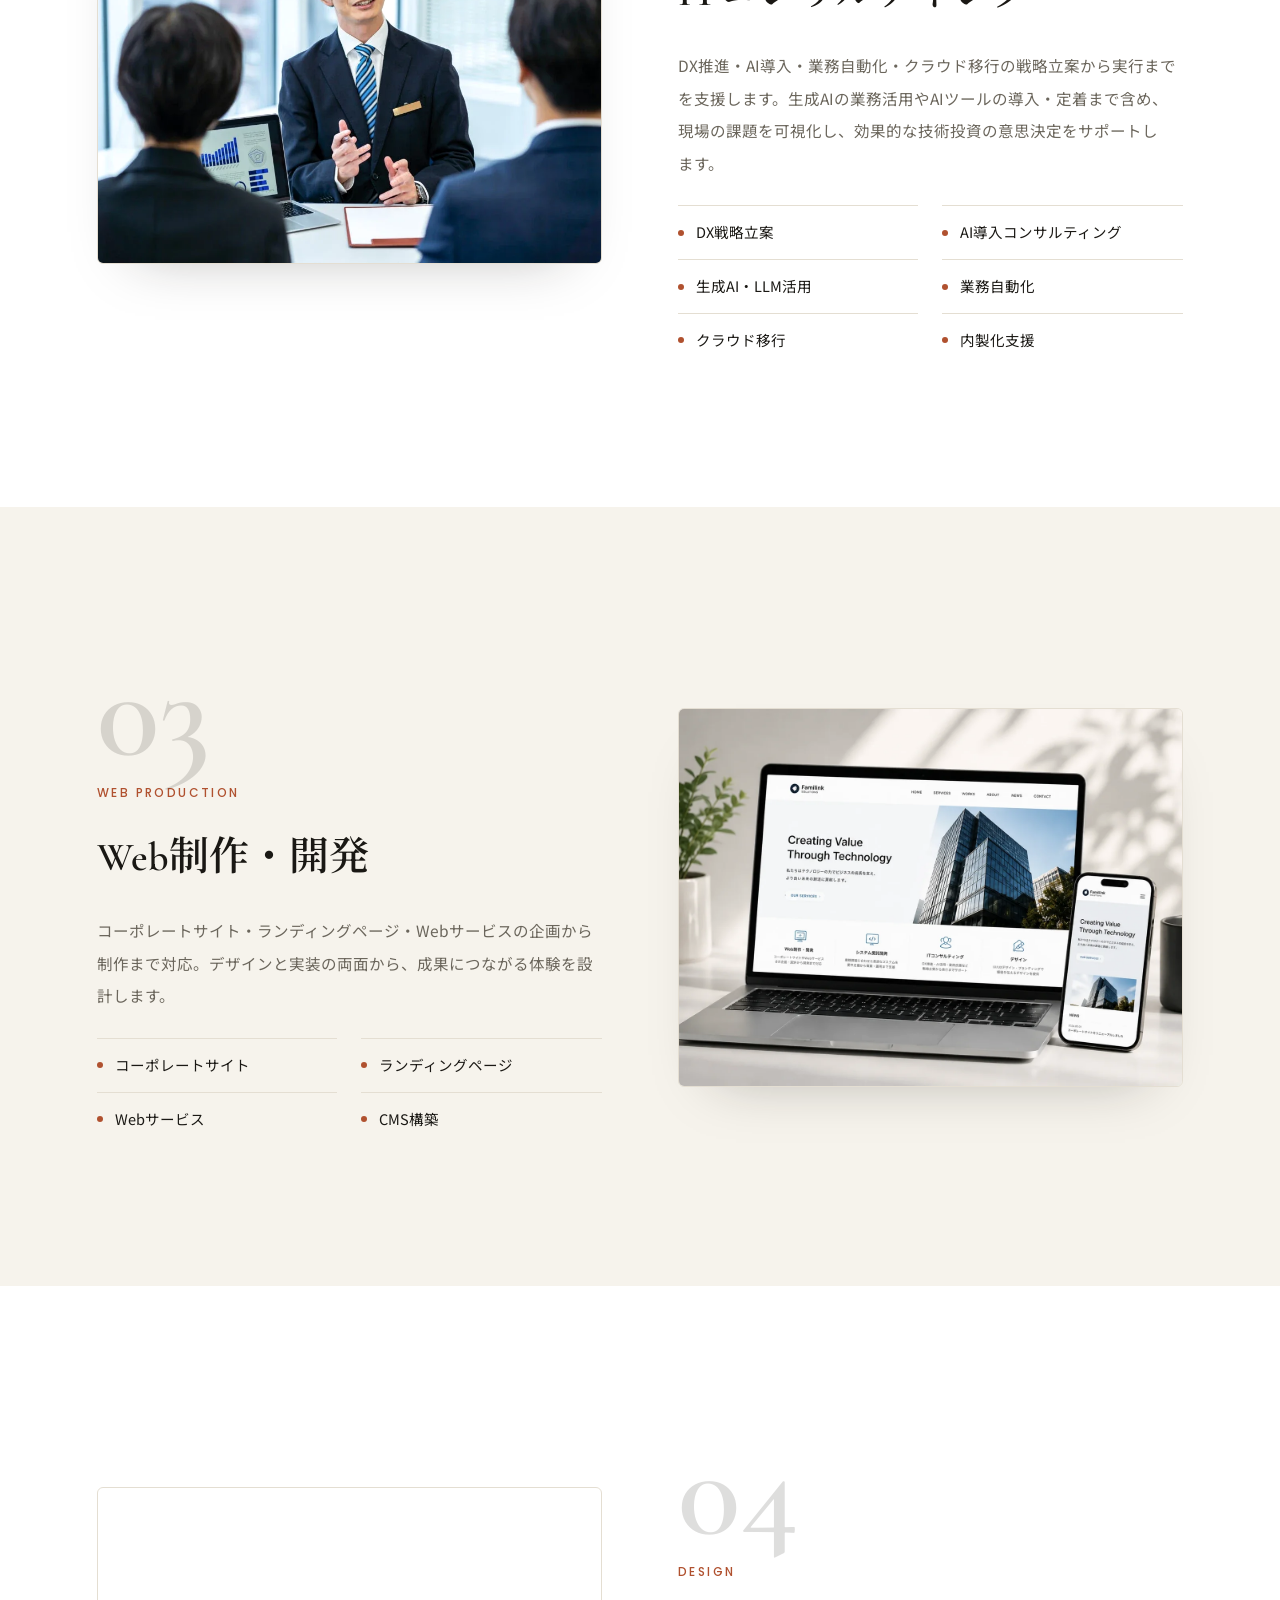
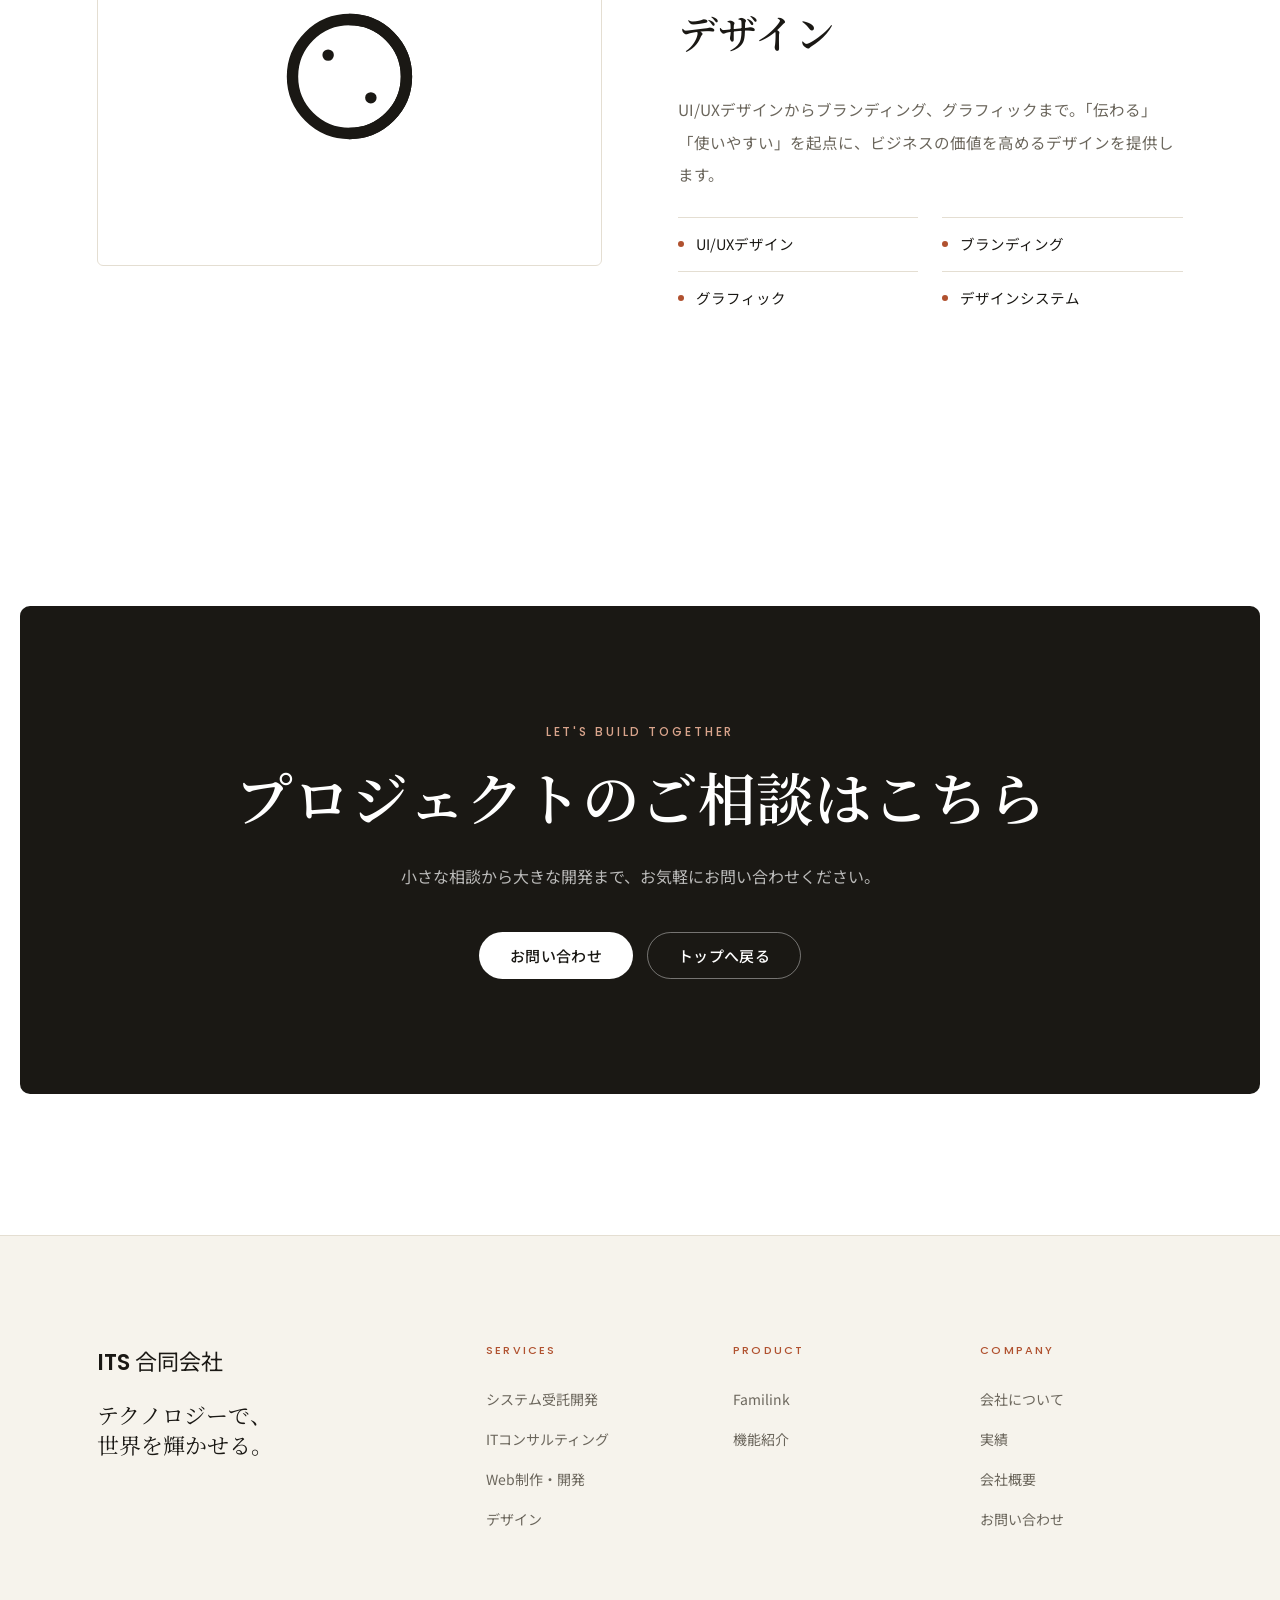
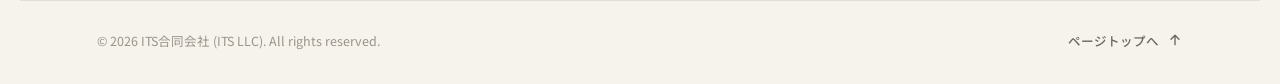
<file: public_html/services.html>
<!DOCTYPE html>
<html lang="ja">
<head>
<meta charset="UTF-8">
<meta name="viewport" content="width=device-width, initial-scale=1.0">
<title>サービス — ITS合同会社 | システム開発・ITコンサル・Web制作・デザイン</title>
<meta name="description" content="ITS合同会社のサービス一覧。システム受託開発、ITコンサルティング、Web制作・開発、デザインの4領域で、企業のDXとビジネス成長を支援します。">
<meta name="keywords" content="ITS合同会社,サービス,システム開発,ITコンサルティング,Web制作,デザイン,DX">
<link rel="canonical" href="https://its-tokyo.com/services.html">
<meta property="og:type" content="website">
<meta property="og:title" content="サービス — ITS合同会社">
<meta property="og:description" content="システム開発・ITコンサル・Web制作・デザインの4領域で企業を支援します。">
<meta property="og:url" content="https://its-tokyo.com/services.html">
<meta property="og:image" content="https://its-tokyo.com/images/ogp.png">
<meta property="og:site_name" content="ITS合同会社">
<meta property="og:locale" content="ja_JP">
<meta property="og:image:width" content="1200">
<meta property="og:image:height" content="630">
<meta property="og:image:alt" content="ITS合同会社 サービス">
<meta name="twitter:card" content="summary_large_image">
<meta name="twitter:title" content="サービス — ITS合同会社">
<meta name="twitter:description" content="システム開発・ITコンサル・Web制作・デザインの4領域で企業のDXを支援します。">
<meta name="twitter:image" content="https://its-tokyo.com/images/ogp.png">
<meta name="theme-color" content="#F6F3EC">
<link rel="icon" type="image/svg+xml" href="favicon.svg">
<link rel="apple-touch-icon" href="images/apple-touch-icon.png">
<link rel="preconnect" href="https://fonts.googleapis.com">
<link rel="preconnect" href="https://fonts.gstatic.com" crossorigin>
<link href="https://fonts.googleapis.com/css2?family=Cormorant+Garamond:ital,wght@0,300;0,400;1,300;1,400&family=Noto+Sans+JP:wght@300;400;500;700;900&family=Noto+Serif+JP:wght@300;400;600&family=Poppins:wght@300;400;500;600;700&display=swap" rel="stylesheet">
<link rel="stylesheet" href="css/style.css">
<link rel="stylesheet" href="css/sections.css">
<link rel="stylesheet" href="css/animations.css">
<script type="application/ld+json">
{
  "@context": "https://schema.org",
  "@type": "BreadcrumbList",
  "itemListElement": [
    { "@type": "ListItem", "position": 1, "name": "ホーム", "item": "https://its-tokyo.com/" },
    { "@type": "ListItem", "position": 2, "name": "サービス", "item": "https://its-tokyo.com/services.html" }
  ]
}
</script>
<script type="application/ld+json">
{
  "@context": "https://schema.org",
  "@type": "ItemList",
  "name": "ITS合同会社 サービス一覧",
  "itemListElement": [
    { "@type": "ListItem", "position": 1, "item": { "@type": "Service", "name": "システム受託開発", "provider": { "@type": "Organization", "name": "ITS合同会社" } } },
    { "@type": "ListItem", "position": 2, "item": { "@type": "Service", "name": "ITコンサルティング", "provider": { "@type": "Organization", "name": "ITS合同会社" } } },
    { "@type": "ListItem", "position": 3, "item": { "@type": "Service", "name": "Web制作・開発", "provider": { "@type": "Organization", "name": "ITS合同会社" } } },
    { "@type": "ListItem", "position": 4, "item": { "@type": "Service", "name": "デザイン", "provider": { "@type": "Organization", "name": "ITS合同会社" } } }
  ]
}
</script>

<style>
  .subhero { position: relative; padding: calc(var(--nav-h) + 96px) 0 84px; background: var(--paper); color: var(--ink); overflow: hidden; border-bottom: 1px solid var(--line); }
  .subhero__blob { display: none; }
  .subhero__inner { position: relative; z-index: 2; }
  .subhero__crumb { font-family: var(--font-product); font-size: 12px; letter-spacing: 0.16em; text-transform: uppercase; color: var(--ink-faint); margin-bottom: 22px; }
  .subhero__crumb a { color: var(--accent); }
  .subhero__title { font-family: var(--font-display); font-size: clamp(2.6rem, 7vw, 5.2rem); font-weight: 600; line-height: 1.08; margin-bottom: 18px; }
  .subhero__en { font-family: var(--font-display); font-style: italic; font-weight: 400; font-size: clamp(18px, 3vw, 28px); color: var(--ink-faint); }
  .svc-detail { padding: var(--section-y) 0; }
  .svc-detail:nth-child(even) { background: var(--paper); }
  .svc-detail__inner { display: grid; grid-template-columns: 1fr 1fr; gap: clamp(36px, 6vw, 80px); align-items: center; }
  .svc-detail:nth-child(even) .svc-detail__media { order: 2; }
  .svc-detail__num { font-family: var(--font-display); font-size: clamp(60px, 12vw, 130px); font-weight: 600; line-height: 1; color: var(--ink); opacity: .14; margin-bottom: 4px; }
  /* clean natural photo (minimal editorial) — no duotone */
  .svc-detail__media { position: relative; display: grid; place-items: center; aspect-ratio: 4/3; border-radius: var(--radius-lg); background: var(--paper); border: 1px solid var(--line); color: var(--ink); overflow: hidden; box-shadow: 0 26px 56px -38px rgba(26,24,20,.34); }
  .svc-detail__img { width: 100%; height: 100%; object-fit: cover; display: block; filter: saturate(.94) contrast(1.02); }
  /* icon badge hidden when photo is present; only shown as graceful fallback */
  .svc-detail__badge { display: none; }
  .svc-detail__media.is-fallback { background: var(--bg); box-shadow: none; }
  .svc-detail__media.is-fallback .svc-detail__badge { display: grid; place-items: center; width: 34%; height: auto; aspect-ratio: 1; color: var(--ink); }
  .svc-detail__media.is-fallback .svc-detail__badge svg { width: 100%; height: 100%; }
  .svc-detail__label { font-family: var(--font-product); font-size: 12px; font-weight: 500; letter-spacing: 0.2em; text-transform: uppercase; color: var(--accent); margin-bottom: 16px; }
  .svc-detail__title { font-family: var(--font-display); font-size: clamp(26px, 3.6vw, 40px); font-weight: 600; color: var(--ink); margin-bottom: 20px; }
  .svc-detail__text { font-size: 15.5px; line-height: 2.1; color: var(--ink-soft); margin-bottom: 26px; max-width: 520px; }
  .svc-detail__list { display: grid; grid-template-columns: 1fr 1fr; gap: 0 24px; max-width: 520px; }
  .svc-detail__list li { display: flex; align-items: center; gap: 12px; font-size: 14.5px; color: var(--ink); padding: 13px 0; border-top: 1px solid var(--line); }
  .svc-detail__list li::before { content: ''; width: 6px; height: 6px; border-radius: 50%; background: var(--accent); flex-shrink: 0; }
  @media (max-width: 900px) { .svc-detail__inner { grid-template-columns: 1fr; } .svc-detail:nth-child(even) .svc-detail__media { order: -1; } .svc-detail__list { grid-template-columns: 1fr; } }
</style>
</head>
<body>
<div id="scroll-progress" aria-hidden="true"></div>

<header class="nav is-scrolled" id="nav">
  <div class="nav__inner container">
    <a href="index.html" class="nav__logo" aria-label="ITS合同会社 ホーム"><span class="nav__logo-mark">ITS</span><span class="nav__logo-text">合同会社</span></a>
    <nav class="nav__links" aria-label="メインナビゲーション">
      <a href="index.html#philosophy" class="nav__link">経営理念</a>
      <a href="index.html#about" class="nav__link">会社について</a>
      <a href="services.html" class="nav__link is-active">サービス</a>
      <a href="familink.html" class="nav__link">プロダクト</a>
      <a href="index.html#works" class="nav__link">実績</a>
      <a href="index.html#company" class="nav__link">会社概要</a>
    </nav>
    <a href="index.html#contact" class="nav__cta js-magnetic" data-magnetic-strength="0.25">お問い合わせ</a>
    <button class="nav__burger" id="nav-burger" aria-label="メニューを開く" aria-expanded="false" aria-controls="nav-drawer"><span></span><span></span><span></span></button>
  </div>
</header>
<div class="nav__drawer" id="nav-drawer" aria-hidden="true">
  <nav class="nav__drawer-links" aria-label="モバイルナビゲーション">
    <a href="index.html#philosophy">経営理念</a>
    <a href="index.html#about">会社について</a>
    <a href="services.html">サービス</a>
    <a href="familink.html">プロダクト</a>
    <a href="index.html#works">実績</a>
    <a href="index.html#company">会社概要</a>
    <a href="index.html#contact" class="nav__drawer-cta">お問い合わせ</a>
  </nav>
</div>
<div class="nav__overlay" id="nav-overlay" aria-hidden="true"></div>

<main>
  <section class="subhero">
    <div class="subhero__blob" aria-hidden="true"></div>
    <div class="subhero__inner container">
      <p class="subhero__crumb"><a href="index.html">Home</a> &nbsp;/&nbsp; Services</p>
      <h1 class="subhero__title">サービス</h1>
      <p class="subhero__en">Engineering &amp; Design for your business.</p>
    </div>
  </section>

  <section class="svc-detail">
    <div class="container svc-detail__inner">
      <div class="svc-detail__media js-fade">
        <img class="svc-detail__img" src="https://images.unsplash.com/photo-1517694712202-14dd9538aa97?auto=format&amp;fit=crop&amp;w=1000&amp;q=72" alt="システム開発：ノートPCでコードを書く開発の様子" loading="lazy" decoding="async" onerror="this.closest('.svc-detail__media').classList.add('is-fallback');this.remove();">
        <span class="svc-detail__badge" aria-hidden="true"><svg viewBox="0 0 24 24" fill="none"><path d="M8 9l-3 3 3 3M16 9l3 3-3 3M13 6l-2 12" stroke="currentColor" stroke-width="1.6" stroke-linecap="round" stroke-linejoin="round"/></svg></span>
      </div>
      <div class="svc-detail__body js-fade">
        <div class="svc-detail__num">01</div>
        <p class="svc-detail__label">System Development</p>
        <h2 class="svc-detail__title">システム受託開発</h2>
        <p class="svc-detail__text">企業の業務課題やフローに合わせて、必要なシステムを設計・開発します。要件整理から運用・改善提案まで一貫して対応し、長く使える堅牢なシステムを実現します。</p>
        <ul class="svc-detail__list"><li>Webアプリケーション</li><li>業務システム</li><li>API・基盤開発</li><li>保守・運用支援</li></ul>
      </div>
    </div>
  </section>

  <section class="svc-detail">
    <div class="container svc-detail__inner">
      <div class="svc-detail__media js-fade">
        <img class="svc-detail__img" src="images/svc-consulting.webp?v=2" width="1024" height="682" alt="ITコンサルティング：クライアントへ提案する商談の様子" loading="lazy" decoding="async" onerror="this.closest('.svc-detail__media').classList.add('is-fallback');this.remove();">
        <span class="svc-detail__badge" aria-hidden="true"><svg viewBox="0 0 24 24" fill="none"><path d="M4 19V5M4 19h16M8 15l3-4 3 2 4-6" stroke="currentColor" stroke-width="1.6" stroke-linecap="round" stroke-linejoin="round"/></svg></span>
      </div>
      <div class="svc-detail__body js-fade">
        <div class="svc-detail__num">02</div>
        <p class="svc-detail__label">IT Consulting</p>
        <h2 class="svc-detail__title">ITコンサルティング</h2>
        <p class="svc-detail__text">DX推進・AI導入・業務自動化・クラウド移行の戦略立案から実行までを支援します。生成AIの業務活用やAIツールの導入・定着まで含め、現場の課題を可視化し、効果的な技術投資の意思決定をサポートします。</p>
        <ul class="svc-detail__list"><li>DX戦略立案</li><li>AI導入コンサルティング</li><li>生成AI・LLM活用</li><li>業務自動化</li><li>クラウド移行</li><li>内製化支援</li></ul>
      </div>
    </div>
  </section>

  <section class="svc-detail">
    <div class="container svc-detail__inner">
      <div class="svc-detail__media js-fade">
        <img class="svc-detail__img" src="images/svc-web.webp" width="1400" height="944" alt="Web制作・開発：レスポンシブ対応のコーポレートサイト制作例（PC・スマートフォン表示）" loading="lazy" decoding="async" onerror="this.closest('.svc-detail__media').classList.add('is-fallback');this.remove();">
        <span class="svc-detail__badge" aria-hidden="true"><svg viewBox="0 0 24 24" fill="none"><rect x="3" y="4" width="18" height="14" rx="2" stroke="currentColor" stroke-width="1.6"/><path d="M3 9h18M8 21h8" stroke="currentColor" stroke-width="1.6" stroke-linecap="round"/></svg></span>
      </div>
      <div class="svc-detail__body js-fade">
        <div class="svc-detail__num">03</div>
        <p class="svc-detail__label">Web Production</p>
        <h2 class="svc-detail__title">Web制作・開発</h2>
        <p class="svc-detail__text">コーポレートサイト・ランディングページ・Webサービスの企画から制作まで対応。デザインと実装の両面から、成果につながる体験を設計します。</p>
        <ul class="svc-detail__list"><li>コーポレートサイト</li><li>ランディングページ</li><li>Webサービス</li><li>CMS構築</li></ul>
      </div>
    </div>
  </section>

  <section class="svc-detail">
    <div class="container svc-detail__inner">
      <div class="svc-detail__media js-fade">
        <img class="svc-detail__img" src="https://images.unsplash.com/photo-1561070791-2526d30994b5?auto=format&amp;fit=crop&amp;w=1000&amp;q=72" alt="デザイン：デザインツールでUI/UXを制作する様子" loading="lazy" decoding="async" onerror="this.closest('.svc-detail__media').classList.add('is-fallback');this.remove();">
        <span class="svc-detail__badge" aria-hidden="true"><svg viewBox="0 0 24 24" fill="none"><circle cx="12" cy="12" r="8" stroke="currentColor" stroke-width="1.6"/><path d="M12 4a8 8 0 010 16M9 9h.01M15 15h.01" stroke="currentColor" stroke-width="1.6" stroke-linecap="round"/></svg></span>
      </div>
      <div class="svc-detail__body js-fade">
        <div class="svc-detail__num">04</div>
        <p class="svc-detail__label">Design</p>
        <h2 class="svc-detail__title">デザイン</h2>
        <p class="svc-detail__text">UI/UXデザインからブランディング、グラフィックまで。「伝わる」「使いやすい」を起点に、ビジネスの価値を高めるデザインを提供します。</p>
        <ul class="svc-detail__list"><li>UI/UXデザイン</li><li>ブランディング</li><li>グラフィック</li><li>デザインシステム</li></ul>
      </div>
    </div>
  </section>

  <section class="cta-band">
    <div class="cta-band__inner container">
      <div class="cta-band__glow" aria-hidden="true"></div>
      <p class="cta-band__eyebrow">Let's build together</p>
      <h2 class="cta-band__title">プロジェクトのご相談はこちら</h2>
      <p class="cta-band__text">小さな相談から大きな開発まで、お気軽にお問い合わせください。</p>
      <div class="cta-band__actions">
        <a href="index.html#contact" class="btn btn--light js-magnetic" data-magnetic-strength="0.28">お問い合わせ</a>
        <a href="index.html" class="btn btn--ghost-light">トップへ戻る</a>
      </div>
    </div>
  </section>
</main>

<footer class="footer">
  <div class="footer__inner container">
    <div class="footer__brand">
      <a href="index.html" class="footer__logo"><span class="footer__logo-mark">ITS</span>合同会社</a>
      <p class="footer__tagline">テクノロジーで、<br>世界を輝かせる。</p>
    </div>
    <nav class="footer__col" aria-label="サービス">
      <h3 class="footer__col-title">Services</h3>
      <a href="services.html">システム受託開発</a><a href="services.html">ITコンサルティング</a><a href="services.html">Web制作・開発</a><a href="services.html">デザイン</a>
    </nav>
    <nav class="footer__col" aria-label="プロダクト">
      <h3 class="footer__col-title">Product</h3>
      <a href="familink.html">Familink</a><a href="familink.html#features">機能紹介</a>
    </nav>
    <nav class="footer__col" aria-label="会社情報">
      <h3 class="footer__col-title">Company</h3>
      <a href="index.html#about">会社について</a><a href="index.html#works">実績</a><a href="index.html#company">会社概要</a><a href="index.html#contact">お問い合わせ</a>
    </nav>
  </div>
  <div class="footer__bottom container">
    <p>&copy; 2026 ITS合同会社 (ITS LLC). All rights reserved.</p>
    <a href="#" class="footer__top">ページトップへ<svg viewBox="0 0 24 24" width="16" height="16" fill="none" aria-hidden="true"><path d="M12 19V5M6 11l6-6 6 6" stroke="currentColor" stroke-width="2" stroke-linecap="round" stroke-linejoin="round"/></svg></a>
  </div>
</footer>

<script src="js/main.js"></script>
<script src="js/animations.js"></script>
</body>
</html>
</file>
<file: css/style.css>
/* ==========================================================================
   ITS合同会社 — style.css  (Editorial / Design-Studio light theme)
   Design tokens / base / nav / hero / footer / shared components
   ========================================================================== */

:root {
  /* Color — warm paper + ink + single restrained accent */
  --paper:      #F6F3EC;   /* warm off-white (alternating sections) */
  --bg:         #FFFFFF;   /* surfaces */
  --ink:        #1A1814;   /* warm near-black — text & dark elements */
  --ink-soft:   #6B665C;   /* secondary text */
  --ink-faint:  #9A948A;   /* captions / meta */
  --line:       #E4DED2;   /* hairlines */
  --accent:     #B0512F;   /* terracotta — small marks, eyebrows, links */
  --accent-soft:#F0E5DC;   /* accent tint backgrounds */

  /* legacy aliases (kept so existing class hooks resolve) */
  --color-primary: var(--accent); --c-primary: var(--accent);
  --color-dark: var(--ink); --c-dark: var(--ink);
  --color-text: var(--ink); --c-text: var(--ink);
  --color-text-2: var(--ink-soft); --c-text2: var(--ink-soft);
  --color-text-3: var(--ink-faint);
  --color-border: var(--line); --c-border: var(--line);
  --color-bg: var(--bg); --color-alt: var(--paper);
  --color-gold: var(--accent); --color-green: #4A7A5E;

  /* Fonts */
  --font-sans:    'Noto Sans JP', sans-serif;
  --font-display: 'Cormorant Garamond', 'Noto Serif JP', serif;
  --font-serif:   'Noto Serif JP', 'Cormorant Garamond', serif;
  --font-product: 'Poppins', sans-serif;

  /* Easing */
  --ease-out:  cubic-bezier(0.16, 1, 0.3, 1);
  --ease-snap: cubic-bezier(0.76, 0, 0.24, 1);

  /* Layout */
  --container-max: 1240px;
  --pad-x:    clamp(22px, 6vw, 84px);
  --section-y: clamp(80px, 11vw, 150px);
  --nav-h:    78px;

  /* Radius / shadow (soft, minimal) */
  --radius:    4px;
  --radius-lg: 6px;
  --radius-xl: 10px;
  --shadow-sm: 0 1px 2px rgba(26,24,20,.04);
  --shadow-md: 0 18px 50px -24px rgba(26,24,20,.22);
  --shadow-lg: 0 40px 90px -40px rgba(26,24,20,.32);
}

/* ---------- Reset ---------- */
*, *::before, *::after { box-sizing: border-box; margin: 0; padding: 0; }
html { scroll-behavior: smooth; -webkit-text-size-adjust: 100%; overflow-x: hidden; }
body {
  font-family: var(--font-sans);
  color: var(--ink);
  background: var(--bg);
  line-height: 1.85;
  font-size: 16px;
  overflow-x: hidden;
  -webkit-font-smoothing: antialiased;
  text-rendering: optimizeLegibility;
  text-wrap: pretty;
}
img { max-width: 100%; display: block; }
a { color: inherit; text-decoration: none; }
ul { list-style: none; }
button { font-family: inherit; cursor: pointer; border: none; background: none; color: inherit; }
::selection { background: var(--accent-soft); color: var(--ink); }

.container {
  width: 100%;
  max-width: var(--container-max);
  margin: 0 auto;
  padding-left: var(--pad-x);
  padding-right: var(--pad-x);
}

/* ---------- Shared section atoms ---------- */
.section-head { max-width: 760px; margin: 0 0 clamp(44px, 6vw, 76px); }
.section-head--center { margin-left: auto; margin-right: auto; text-align: center; }
.section-eyebrow {
  display: inline-flex; align-items: center; gap: 12px;
  font-family: var(--font-product);
  font-size: 12px; font-weight: 500; letter-spacing: 0.24em;
  text-transform: uppercase; color: var(--accent);
  margin-bottom: 22px;
}
.section-eyebrow::before { content: ''; width: 26px; height: 1px; background: var(--accent); }
.section-head--center .section-eyebrow::before { display: none; }
.section-title {
  font-family: var(--font-display);
  font-size: clamp(2rem, 4.6vw, 3.4rem); font-weight: 600;
  line-height: 1.2; letter-spacing: 0.01em; color: var(--ink);
}
.section-desc { margin-top: 22px; font-size: 16px; color: var(--ink-soft); line-height: 2; }

/* ---------- Buttons ---------- */
.btn {
  display: inline-flex; align-items: center; justify-content: center; gap: 10px;
  font-family: var(--font-sans); font-weight: 500; font-size: 15px;
  padding: 15px 30px; border-radius: 100px; cursor: pointer; letter-spacing: 0.02em;
  transition: transform .4s var(--ease-out), background .3s, color .3s, border-color .3s;
  white-space: nowrap; line-height: 1; border: 1px solid transparent;
}
.btn svg { transition: transform .4s var(--ease-out); }
.btn:hover svg { transform: translateX(4px); }
.btn--primary { background: var(--ink); color: #fff; }
.btn--primary:hover { transform: translateY(-2px); background: #2C2922; }
.btn--ghost { background: transparent; color: var(--ink); border-color: var(--ink); }
.btn--ghost:hover { background: var(--ink); color: #fff; }
.btn--outline { background: transparent; color: var(--ink); border-color: var(--line); }
.btn--outline:hover { border-color: var(--ink); transform: translateY(-2px); }
/* light variants kept for compatibility — map onto ink/paper */
.btn--light { background: var(--ink); color: #fff; }
.btn--light:hover { transform: translateY(-2px); background: #2C2922; }
.btn--ghost-light { background: transparent; color: var(--ink); border-color: var(--line); }
.btn--ghost-light:hover { border-color: var(--ink); }

.text-link {
  display: inline-flex; align-items: center; gap: 8px;
  font-weight: 500; font-size: 15px; color: var(--ink);
  padding-bottom: 3px; border-bottom: 1px solid var(--ink);
  transition: gap .3s var(--ease-out), color .3s, border-color .3s;
}
.text-link svg { transition: transform .3s var(--ease-out); }
.text-link:hover { gap: 12px; color: var(--accent); border-color: var(--accent); }

/* ==========================================================================
   NAV
   ========================================================================== */
.nav {
  position: fixed; top: 0; left: 0; width: 100%; height: var(--nav-h); z-index: 1000;
  transition: background .4s var(--ease-out), box-shadow .4s var(--ease-out), border-color .4s;
  border-bottom: 1px solid transparent;
}
.nav__inner { height: 100%; display: flex; align-items: center; justify-content: space-between; gap: 24px; }
.nav__logo { display: inline-flex; align-items: baseline; gap: 6px; }
.nav__logo-mark {
  font-family: var(--font-product); font-weight: 600; font-size: 23px; letter-spacing: 0.04em; color: var(--ink);
}
.nav__logo-text { font-size: 13px; color: var(--ink-soft); }
.nav__links { display: flex; align-items: center; gap: 6px; }
.nav__link {
  position: relative; padding: 8px 15px; font-size: 14px; font-weight: 500;
  color: var(--ink-soft); transition: color .25s;
}
.nav__link::after {
  content: ''; position: absolute; left: 15px; right: 15px; bottom: 4px; height: 1px;
  background: var(--accent); transform: scaleX(0); transform-origin: left;
  transition: transform .35s var(--ease-out);
}
.nav__link:hover { color: var(--ink); }
.nav__link.is-active { color: var(--ink); }
.nav__link.is-active::after { transform: scaleX(1); }
.nav__cta {
  padding: 11px 24px; font-size: 14px; font-weight: 500; color: #fff;
  background: var(--ink); border-radius: 100px;
  transition: transform .3s var(--ease-out), background .3s;
}
.nav__cta:hover { transform: translateY(-2px); background: #2C2922; }
.nav__burger { display: none; flex-direction: column; gap: 5px; padding: 8px; }
.nav__burger span { width: 24px; height: 1.5px; background: var(--ink); border-radius: 2px; transition: transform .35s var(--ease-out), opacity .25s; }

/* scrolled state — solid paper */
.nav.is-scrolled {
  background: rgba(255,255,255,.9); backdrop-filter: saturate(180%) blur(18px);
  -webkit-backdrop-filter: saturate(180%) blur(18px); border-bottom-color: var(--line);
}

/* drawer */
.nav__drawer {
  position: fixed; top: 0; right: 0; width: min(84vw, 360px); height: 100dvh; z-index: 1100;
  background: var(--bg); padding: calc(var(--nav-h) + 24px) 36px 40px; border-left: 1px solid var(--line);
  transform: translateX(100%); transition: transform .5s var(--ease-snap);
  display: flex; flex-direction: column;
}
.nav__drawer.is-open { transform: translateX(0); }
.nav__drawer-links { display: flex; flex-direction: column; }
.nav__drawer-links a { padding: 17px 4px; font-family: var(--font-display); font-size: 22px; font-weight: 600; color: var(--ink); border-bottom: 1px solid var(--line); transition: color .25s, padding .25s; }
.nav__drawer-links a:hover { color: var(--accent); padding-left: 10px; }
.nav__drawer-cta { margin-top: 26px; text-align: center; background: var(--ink); border-radius: 100px; color: #fff !important; font-family: var(--font-sans) !important; font-size: 15px !important; font-weight: 500 !important; border-bottom: none !important; }
.nav__overlay { position: fixed; inset: 0; z-index: 1050; background: rgba(26,24,20,.35); opacity: 0; visibility: hidden; transition: opacity .4s, visibility .4s; }
.nav__overlay.is-open { opacity: 1; visibility: visible; }
body.nav-open { overflow: hidden; }
/* keep the header (and its X / hamburger) tappable above the open drawer */
body.nav-open .nav { z-index: 1200; }
body.nav-open .nav__inner { pointer-events: none; }
body.nav-open .nav__logo, body.nav-open .nav__burger { pointer-events: auto; }
body.nav-open .nav__burger span:nth-child(1) { transform: translateY(6.5px) rotate(45deg); }
body.nav-open .nav__burger span:nth-child(2) { opacity: 0; }
body.nav-open .nav__burger span:nth-child(3) { transform: translateY(-6.5px) rotate(-45deg); }

/* ==========================================================================
   HERO — bright editorial
   ========================================================================== */
.hero {
  position: relative; min-height: 100svh; display: flex; align-items: center;
  color: var(--ink); overflow: hidden; padding-top: var(--nav-h);
  background:
    linear-gradient(100deg, rgba(255,255,255,.92) 0%, rgba(255,255,255,.74) 34%, rgba(255,255,255,.34) 58%, rgba(248,249,252,.08) 100%),
    url("../images/hero-office.jpg") center 38% / cover no-repeat;
}
.hero::after { /* faint baseline rule under hero */
  content: ''; position: absolute; left: var(--pad-x); right: var(--pad-x); bottom: 0; height: 1px; background: var(--line);
}
.hero__inner { position: relative; z-index: 3; width: 100%; padding-top: clamp(48px, 9vh, 110px); padding-bottom: clamp(70px, 11vh, 130px); }
.hero__eyebrow {
  display: inline-flex; align-items: center; gap: 14px;
  font-family: var(--font-product); font-size: 12.5px; font-weight: 500; letter-spacing: 0.24em;
  text-transform: uppercase; color: var(--accent); margin-bottom: 36px;
  opacity: 0; animation: heroFadeUp 1s var(--ease-out) .25s forwards;
}
.hero__eyebrow::before { content: ''; width: 32px; height: 1px; background: var(--accent); }
.hero__title {
  font-family: var(--font-display);
  font-size: clamp(2rem, 4.8vw, 4.3rem); font-weight: 600; line-height: 1.18;
  letter-spacing: 0.01em; color: var(--ink); margin-bottom: 34px; max-width: none;
}
.hero__title .js-text-reveal__line { white-space: nowrap; }
.hero__en {
  font-family: var(--font-display); font-style: italic; font-weight: 400;
  font-size: clamp(18px, 2.4vw, 26px); color: var(--ink-faint); margin-bottom: 30px;
  opacity: 0; animation: heroFadeUp 1s var(--ease-out) .8s forwards;
}
.hero__sub {
  font-size: clamp(15px, 1.5vw, 16.5px); line-height: 2.1; color: var(--ink-soft);
  max-width: 540px; margin-bottom: 44px;
  opacity: 0; animation: heroFadeUp 1s var(--ease-out) .95s forwards;
}
.hero__actions { display: flex; flex-wrap: wrap; gap: 16px; margin-bottom: 52px; opacity: 0; animation: heroFadeUp 1s var(--ease-out) 1.1s forwards; }
/* mobile-only hero copy/button (shown only in the <=768px layout) */
.hero__sub--mobile, .hero__actions--mobile { display: none; }
.hero__chips { display: flex; flex-wrap: wrap; gap: 0; opacity: 0; animation: heroFadeUp 1s var(--ease-out) 1.3s forwards; border-top: 1px solid var(--line); padding-top: 26px; }
.hero__chip {
  font-family: var(--font-product); font-size: 12.5px; font-weight: 400; letter-spacing: 0.06em;
  color: var(--ink-soft); padding: 0 22px; position: relative;
}
.hero__chip:first-child { padding-left: 0; }
.hero__chip:not(:last-child)::after { content: ''; position: absolute; right: 0; top: 50%; transform: translateY(-50%); width: 1px; height: 12px; background: var(--line); }
@keyframes heroFadeUp { from { opacity: 0; transform: translateY(26px); } to { opacity: 1; transform: translateY(0); } }

.scroll-indicator {
  position: absolute; bottom: 26px; right: var(--pad-x); z-index: 3;
  display: flex; flex-direction: column; align-items: center; gap: 12px;
  opacity: 0; animation: heroFadeUp 1s var(--ease-out) 1.5s forwards;
}
.scroll-indicator__text { font-family: var(--font-product); font-size: 10px; font-weight: 500; letter-spacing: 0.28em; color: var(--ink-faint); writing-mode: vertical-rl; }
.scroll-indicator__line { position: relative; width: 1px; height: 56px; background: var(--line); overflow: hidden; }
.scroll-indicator__line::after { content: ''; position: absolute; top: -56px; left: 0; width: 100%; height: 56px; background: linear-gradient(to bottom, transparent, var(--accent)); animation: scrollLine 2s var(--ease-out) infinite; }
@keyframes scrollLine { 0% { top: -56px; } 60%,100% { top: 56px; } }

/* ---------- HERO character cast (Hoku × Lumi) ---------- */
.hero__inner { display: grid; grid-template-columns: minmax(0, 1.04fr) minmax(0, .96fr); align-items: center; gap: clamp(24px, 4vw, 64px); }
.hero__text { position: relative; z-index: 3; min-width: 0; }
.hero__cast {
  position: relative; z-index: 2; justify-self: end; align-self: end;
  display: flex; align-items: flex-end; justify-content: center; gap: clamp(2px, 1vw, 18px);
  width: 100%; max-width: 580px;
  opacity: 0; animation: heroFadeUp 1.2s var(--ease-out) .55s forwards;
}
.hero__char { margin: 0; display: flex; flex-direction: column; align-items: center; }
.hero__char-art { position: relative; display: block; width: 100%; }
.hero__char-art img { display: block; width: 100%; height: auto; filter: drop-shadow(0 16px 22px rgba(26,24,20,.18)); animation: floatChar 5.5s ease-in-out infinite; }
.hero__char-art::after { /* soft ground shadow */
  content: ''; position: absolute; left: 50%; bottom: -2px; transform: translateX(-50%);
  width: 76%; height: 18px; border-radius: 50%;
  background: radial-gradient(ellipse at center, rgba(26,24,20,.22), rgba(26,24,20,0) 70%);
}
.hero__char--hoku { width: clamp(118px, 16vw, 205px); transform: translateY(6px); }
.hero__char--lumi { width: clamp(150px, 20vw, 262px); }
.hero__char--lumi .hero__char-art img { animation-delay: -2.6s; }
.hero__char--lumi .hero__char-art::before { /* purple aura */
  content: ''; position: absolute; left: 50%; top: 44%; transform: translate(-50%, -50%);
  width: 140%; aspect-ratio: 1 / 1; border-radius: 50%; z-index: -1;
  background: radial-gradient(circle, rgba(116,86,232,.30), rgba(116,86,232,0) 66%);
}
.hero__char-cap { margin-top: 14px; text-align: center; }
.hero__char-cap b { display: block; font-family: var(--font-display); font-weight: 600; font-size: clamp(15px, 1.5vw, 19px); color: var(--ink); letter-spacing: .02em; }
.hero__char-cap span { display: block; margin-top: 3px; font-size: 11px; color: var(--ink-soft); letter-spacing: .03em; }
@keyframes floatChar { 0%, 100% { transform: translateY(0); } 50% { transform: translateY(-12px); } }
@media (prefers-reduced-motion: reduce) { .hero__char-art img { animation: none; } }

/* ==========================================================================
   FOOTER — light, refined
   ========================================================================== */
.footer { background: var(--paper); color: var(--ink-soft); padding: clamp(64px, 9vw, 104px) 0 0; border-top: 1px solid var(--line); }
.footer__inner { display: grid; grid-template-columns: 1.7fr 1fr 1fr 1fr; gap: 44px; padding-bottom: 60px; }
.footer__logo { font-size: 22px; display: inline-flex; align-items: baseline; gap: 5px; color: var(--ink); }
.footer__logo-mark { font-family: var(--font-product); font-weight: 600; color: var(--ink); }
.footer__tagline { margin-top: 18px; font-family: var(--font-display); font-size: 22px; color: var(--ink); line-height: 1.4; }
.footer__col-title { font-family: var(--font-product); font-size: 11px; font-weight: 500; letter-spacing: 0.2em; text-transform: uppercase; color: var(--accent); margin-bottom: 20px; }
.footer__col a { display: block; padding: 7px 0; font-size: 14px; color: var(--ink-soft); transition: color .25s, padding .25s; }
.footer__col a:hover { color: var(--ink); padding-left: 6px; }
.footer__bottom { display: flex; align-items: center; justify-content: space-between; padding-top: 28px; padding-bottom: 32px; border-top: 1px solid var(--line); font-size: 12.5px; color: var(--ink-faint); }
.footer__top { display: inline-flex; align-items: center; gap: 8px; font-weight: 500; color: var(--ink-soft); transition: color .25s; }
.footer__top:hover { color: var(--ink); }
.footer__top svg { transition: transform .3s var(--ease-out); }
.footer__top:hover svg { transform: translateY(-3px); }

/* ==========================================================================
   RESPONSIVE — nav / hero / footer
   ========================================================================== */
@media (max-width: 1024px) {
  .nav__links { display: none; }
  .nav__cta { display: none; }
  .nav__burger { display: flex; }
  .scroll-indicator { display: none; }
}
@media (max-width: 768px) {
  .footer__inner { grid-template-columns: 1fr 1fr; gap: 36px; }
  .footer__brand { grid-column: 1 / -1; }
  .footer__bottom { flex-direction: column; gap: 14px; text-align: center; }
  /* hero (mobile): copy on top, characters standing on the office floor */
  .hero {
    min-height: 100svh;
    background:
      linear-gradient(180deg, rgba(255,255,255,.70) 0%, rgba(255,255,255,.48) 22%, rgba(255,255,255,.22) 44%, rgba(255,255,255,.07) 64%, rgba(255,255,255,.02) 100%),
      url("../images/hero-office-mobile.jpg") center bottom / cover no-repeat;
  }
  /* flex column: copy stays at top, the cast is pushed down to stand on the floor, floor visible below */
  .hero__inner { display: flex; flex-direction: column; padding-top: clamp(18px, 4vh, 40px); padding-bottom: clamp(42px, 12vw, 88px); }
  .hero__eyebrow, .hero__en, .hero__sub--desktop, .hero__actions--desktop { display: none; }
  .hero__sub--mobile { display: block; margin-bottom: clamp(22px, 5vw, 32px); }
  .hero__actions--mobile { display: flex; margin-bottom: 0; }
  .hero__actions--mobile .btn { width: auto; }
  .hero__cast { order: 0; align-self: center; margin-top: auto; max-width: 500px; gap: clamp(0px, 1vw, 10px); position: relative; }
  /* light haze just behind the feet so they sit on the floor without washing the office */
  .hero__cast::before { content: ''; position: absolute; left: 50%; bottom: 4%; transform: translateX(-50%);
    width: 96%; height: 40%; z-index: -1; border-radius: 50%; pointer-events: none;
    background: radial-gradient(ellipse 60% 60% at center, rgba(255,255,255,.34), rgba(255,255,255,.10) 50%, rgba(255,255,255,0) 74%);
    filter: blur(16px); }
  /* realistic HD mascots — original renders, no colour grade. Only grounded on the floor. */
  .hero__char--hoku { width: clamp(140px, 40vw, 210px); transform: none; }
  .hero__char--lumi { width: clamp(178px, 49vw, 264px); }
  /* grounding only: soft contact shadow + faint glossy-floor reflection */
  .hero__char-art::after { left: 50%; bottom: -2px; width: 84%; height: 24px;
    background: radial-gradient(ellipse at center, rgba(40,46,58,.30), rgba(40,46,58,0) 72%); }
  .hero__char-art img {
    filter: drop-shadow(0 14px 24px rgba(40,46,58,.18));
    -webkit-box-reflect: below 0px linear-gradient(rgba(0,0,0,.24), rgba(0,0,0,0) 42%); }
}
@media (max-width: 480px) {
  body { font-size: 15px; }
  .footer__inner { grid-template-columns: 1fr; }
  .btn { width: 100%; }
  .hero__actions { flex-direction: column; }
  /* keep the hero eyebrow on one tidy line on the smallest phones */
  .hero__eyebrow { font-size: 11px; letter-spacing: 0.09em; gap: 9px; margin-bottom: 26px; }
  .hero__eyebrow::before { width: 18px; }
}
</file>
<file: css/sections.css>
/* ==========================================================================
   ITS合同会社 — sections.css  (Editorial / Design-Studio light theme)
   ========================================================================== */

/* ---------- 02 MARQUEE BAND (seamless infinite loop) ---------- */
.marquee-band {
  background: var(--bg); height: 64px; overflow: hidden;
  border-top: 1px solid var(--line); border-bottom: 1px solid var(--line);
  display: flex; align-items: center;
}
.marquee-inner { width: 100%; overflow: hidden; }
.marquee-track { display: flex; width: max-content; animation: anim-marquee 60s linear infinite; will-change: transform; }
.marquee-group { display: flex; align-items: center; flex-shrink: 0; }
@media (hover: hover) { .marquee-track:hover { animation-play-state: paused; } }
.marquee-item {
  flex-shrink: 0; white-space: nowrap;
  font-family: var(--font-display); font-style: italic; font-size: 19px; font-weight: 400;
  letter-spacing: 0.01em; color: var(--ink); padding: 0 26px;
}
.marquee-sep { flex-shrink: 0; color: var(--accent); font-size: 7px; }
@keyframes anim-marquee { from { transform: translateX(0); } to { transform: translateX(-25%); } }

/* ---------- 03 PHILOSOPHY ---------- */
.philosophy { background: var(--paper); padding: clamp(100px, 14vw, 184px) 0; text-align: center; }
.philosophy__inner { max-width: 960px; }
.philosophy__eyebrow {
  position: relative; display: inline-block; font-family: var(--font-product);
  font-size: 12px; font-weight: 500; letter-spacing: 0.28em; text-transform: uppercase;
  color: var(--accent); margin-bottom: 48px; padding-bottom: 18px;
}
.philosophy__eyebrow::after { content: ''; position: absolute; left: 50%; bottom: 0; width: 0; height: 1px; background: var(--accent); transform: translateX(-50%); transition: width .9s var(--ease-out) .2s; }
.philosophy__eyebrow.is-revealed::after { width: 52px; }
.philosophy__text {
  font-family: var(--font-display); font-weight: 600; font-style: normal;
  font-size: clamp(1.6rem, 4.4vw, 3.6rem); line-height: 1.55; letter-spacing: 0.02em;
  color: var(--ink); margin-bottom: 50px; word-break: keep-all;
}
.philosophy__text .js-text-reveal__line { display: block; }
.philosophy__sub { font-size: 16px; line-height: 2.1; color: var(--ink-soft); max-width: 620px; margin: 0 auto; }

/* ---------- 04 ABOUT ---------- */
.about { background: var(--bg); padding: var(--section-y) 0; }
.about__inner { display: grid; grid-template-columns: 1fr 1.12fr; gap: clamp(44px, 7vw, 96px); align-items: stretch; }
.about__head { display: flex; flex-direction: column; }
.about__lead { margin: 26px 0 30px; font-size: 17px; line-height: 2.15; color: var(--ink-soft); }
.about__media { margin-top: 40px; border: 1px solid var(--line); border-radius: var(--radius-lg); overflow: hidden; flex: 1 1 auto; min-height: 200px; background: var(--paper); }
.about__img { width: 100%; height: 100%; object-fit: cover; filter: saturate(.94) contrast(1.02); }
.about__cards { display: grid; grid-template-columns: 1fr 1fr; grid-auto-rows: 1fr; gap: 1px; background: var(--line); border: 1px solid var(--line); }
.mvv-card {
  background: var(--bg); padding: 34px 30px; transition: background .4s var(--ease-out);
  display: flex; flex-direction: column; justify-content: center;
}
.mvv-card:hover { background: var(--paper); }
.mvv-card__label { display: block; font-family: var(--font-product); font-size: 13px; font-weight: 600; letter-spacing: 0.18em; text-transform: uppercase; color: var(--accent); margin-bottom: 16px; }
.mvv-card__title { margin: 0 0 12px; font-family: var(--font-display); font-size: 23px; font-weight: 600; color: var(--ink); }
.mvv-card__text { font-size: 14px; line-height: 2; color: var(--ink-soft); }
.mvv-card--accent { background: var(--ink); }
.mvv-card--accent:hover { background: var(--ink); }
.mvv-card--accent .mvv-card__label { color: #D9A48C; }
.mvv-card--accent .mvv-card__title { color: #fff; }
.mvv-card--accent .mvv-card__text { color: rgba(255,255,255,.7); }

/* ---------- 05 STATS ---------- */
.stats { background: var(--paper); padding: clamp(60px, 8vw, 96px) 0; border-top: 1px solid var(--line); border-bottom: 1px solid var(--line); }
.stat-grid { display: grid; grid-template-columns: repeat(4, 1fr); gap: 0; }
.stat-card { text-align: left; padding: 8px clamp(20px, 3vw, 40px); border-left: 1px solid var(--line); }
.stat-card:first-child { border-left: none; padding-left: 0; }
.stat-card__val { font-family: var(--font-display); font-size: clamp(48px, 6vw, 76px); font-weight: 600; line-height: 1; color: var(--ink); letter-spacing: 0.01em; white-space: nowrap; }
.stat-card__label { margin-top: 16px; font-size: 13.5px; font-weight: 500; color: var(--ink-soft); }

/* ---------- 06 SERVICES ---------- */
.services { background: var(--bg); padding: var(--section-y) 0; }
.svc-grid { display: grid; grid-template-columns: repeat(2, 1fr); gap: 1px; background: var(--line); border: 1px solid var(--line); }
.svc-card {
  position: relative; background: var(--bg); padding: clamp(34px, 4vw, 52px) clamp(30px, 3.5vw, 48px);
  transition: background .45s var(--ease-out);
}
.svc-card:hover { background: var(--paper); }
.svc-card__num { font-family: var(--font-product); font-size: 13px; font-weight: 500; color: var(--accent); letter-spacing: 0.12em; }
.svc-card__icon { width: 46px; height: 46px; margin: 26px 0 24px; display: grid; place-items: center; color: var(--ink); border: 1px solid var(--line); border-radius: 50%; }
.svc-card__icon svg { width: 22px; height: 22px; }
.svc-card__title { font-family: var(--font-display); font-size: 25px; font-weight: 600; color: var(--ink); margin-bottom: 14px; }
.svc-card__text { font-size: 14.5px; line-height: 2; color: var(--ink-soft); margin-bottom: 22px; }
.svc-card__tags { display: flex; flex-wrap: wrap; gap: 8px; }
.svc-card__tags li { font-size: 11.5px; font-weight: 500; padding: 5px 13px; border-radius: 100px; color: var(--ink-soft); border: 1px solid var(--line); }
.services__more { margin-top: clamp(40px, 5vw, 60px); }
.services__more.center, .services__more { text-align: center; }

/* ---------- 07 FAMILINK SHOWCASE (light product feature) ---------- */
.fl-showcase { position: relative; padding: var(--section-y) 0; overflow: hidden; background: var(--paper); }
.fl-showcase__bg { display: none; }
.fl-showcase__inner { position: relative; z-index: 2; display: grid; grid-template-columns: 1fr 1fr; gap: clamp(44px, 6vw, 84px); align-items: center; }
.fl-showcase__eyebrow { display: inline-flex; align-items: center; gap: 12px; font-family: var(--font-product); font-size: 11.5px; font-weight: 500; letter-spacing: 0.2em; text-transform: uppercase; color: var(--accent); margin-bottom: 24px; }
.fl-showcase__brand { display: flex; align-items: center; gap: 18px; margin-bottom: 18px; }
.fl-showcase__appicon { width: 60px; height: 60px; border-radius: 15px; box-shadow: var(--shadow-md); border: 1px solid var(--line); }
.fl-showcase__name { font-family: var(--font-product); font-size: clamp(2.8rem, 6vw, 4.6rem); font-weight: 600; line-height: 1; letter-spacing: -0.01em; color: var(--ink); }

/* real screenshot mockups */
.fl-shots { position: relative; height: 580px; }
.fl-shot { position: absolute; display: block; box-sizing: content-box; height: auto; background: #fff; border: 9px solid var(--ink); border-radius: 40px; box-shadow: var(--shadow-lg); }
.fl-shot--back { width: 212px; left: 4%; top: 54px; transform: rotate(-6deg); z-index: 1; }
.fl-shot--front { width: 244px; right: 4%; top: 0; transform: rotate(3deg); z-index: 2; }
.fl-hoku { position: absolute; left: -6px; bottom: 28px; width: 124px; height: auto; z-index: 3; filter: drop-shadow(0 10px 18px rgba(26,24,20,.16)); animation: floatY 5s ease-in-out infinite; }
.fl-showcase__tag { font-family: var(--font-display); font-size: clamp(20px, 2.6vw, 30px); font-weight: 600; color: var(--ink); margin-bottom: 18px; }
.fl-showcase__desc { font-size: 15px; line-height: 2.05; color: var(--ink-soft); max-width: 480px; }
.fl-showcase__features { margin: 30px 0 40px; display: grid; gap: 0; }
.fl-showcase__features li { display: flex; align-items: center; gap: 14px; font-size: 15px; color: var(--ink); padding: 15px 0; border-top: 1px solid var(--line); }
.fl-showcase__features li:last-child { border-bottom: 1px solid var(--line); }
.fl-showcase__features li::before { content: ''; flex-shrink: 0; width: 7px; height: 7px; border-radius: 50%; background: var(--accent); }
.fl-showcase__actions { display: flex; flex-wrap: wrap; gap: 14px; }

/* iPhone mockups (light) */
.fl-showcase__mockups { position: relative; height: 560px; }
.iphone { position: absolute; width: 256px; height: 524px; background: #FFFFFF; border-radius: 44px; padding: 11px; box-shadow: var(--shadow-lg); border: 1px solid var(--line); }
.iphone__notch { position: absolute; top: 22px; left: 50%; transform: translateX(-50%); width: 92px; height: 24px; background: var(--ink); border-radius: 100px; z-index: 3; }
.iphone__screen { width: 100%; height: 100%; border-radius: 34px; overflow: hidden; background: #FBFAF7; }
.iphone__screen--alt { background: var(--paper); }
.iphone--back { left: 0; top: 34px; transform: rotate(-6deg); z-index: 1; }
.iphone--front { right: 0; top: -8px; transform: rotate(4deg); z-index: 2; }

/* App demo screens (pure CSS, light) */
.app-demo { padding: 46px 18px 20px; height: 100%; font-family: var(--font-sans); }
.app-demo__head { display: flex; align-items: center; justify-content: space-between; margin-bottom: 18px; }
.app-demo__brand { font-family: var(--font-product); font-weight: 600; font-size: 17px; color: var(--ink); }
.app-demo__avatars { display: flex; }
.app-demo__avatars i { width: 22px; height: 22px; border-radius: 50%; margin-left: -7px; border: 2px solid #fff; display: inline-block; }
.app-demo__avatars i:nth-child(1) { background: var(--accent); }
.app-demo__avatars i:nth-child(2) { background: #C9A06E; }
.app-demo__avatars i:nth-child(3) { background: #4A7A5E; }
.app-demo__date { font-size: 12px; font-weight: 700; color: var(--ink); margin-bottom: 12px; }
.app-demo__events { display: flex; flex-direction: column; gap: 8px; margin-bottom: 16px; }
.app-demo__event { display: flex; align-items: center; gap: 9px; font-size: 12px; font-weight: 600; color: var(--ink); background: #fff; padding: 11px 12px; border-radius: 10px; border: 1px solid var(--line); border-left: 3px solid; }
.app-demo__event span { font-family: var(--font-product); font-size: 10px; color: var(--ink-faint); }
.app-demo__event--blue { border-left-color: var(--accent); }
.app-demo__event--gold { border-left-color: #C9A06E; }
.app-demo__event--green { border-left-color: #4A7A5E; }
.app-demo__tasks { display: flex; flex-direction: column; gap: 7px; }
.app-demo__task { display: flex; align-items: center; gap: 9px; font-size: 12px; color: var(--ink); background: #fff; padding: 10px 12px; border-radius: 10px; border: 1px solid var(--line); }
.app-demo__task .check { width: 16px; height: 16px; border-radius: 50%; border: 1.5px solid var(--ink-faint); flex-shrink: 0; }
.app-demo__task .check--on { background: var(--accent); border-color: var(--accent); color: #fff; font-size: 10px; display: grid; place-items: center; }
.app-demo__task--done { color: var(--ink-faint); text-decoration: line-through; }
.app-demo__bar { font-family: var(--font-product); font-weight: 600; font-size: 15px; color: var(--ink); margin-bottom: 14px; }
.app-demo__balance { background: var(--paper); border: 1px solid var(--line); border-radius: 12px; padding: 14px; margin-bottom: 16px; }
.app-demo__balance span { font-size: 11px; color: var(--ink-faint); display: block; margin-bottom: 4px; }
.app-demo__balance strong { font-family: var(--font-product); font-size: 23px; color: var(--ink); }
.app-demo__rows { display: flex; flex-direction: column; gap: 9px; }
.app-demo__row { display: flex; align-items: center; gap: 9px; font-size: 12px; color: var(--ink); }
.app-demo__row em { margin-left: auto; font-style: normal; font-family: var(--font-product); color: var(--ink-soft); font-size: 11px; }
.dot { width: 9px; height: 9px; border-radius: 50%; flex-shrink: 0; }
.dot--blue { background: var(--accent); } .dot--gold { background: #C9A06E; } .dot--green { background: #4A7A5E; }

/* ---------- 08 STRENGTHS ---------- */
.strengths { background: var(--bg); padding: var(--section-y) 0; }
.strengths-grid { display: grid; grid-template-columns: repeat(3, 1fr); gap: 1px; background: var(--line); border: 1px solid var(--line); }
.strength-item { background: var(--bg); padding: clamp(32px, 3.5vw, 46px) clamp(28px, 3vw, 40px); transition: background .4s var(--ease-out); }
.strength-item:hover { background: var(--paper); }
.strength-item__icon { width: 44px; height: 44px; border-radius: 50%; display: grid; place-items: center; color: var(--accent); border: 1px solid var(--line); margin-bottom: 22px; }
.strength-item__icon svg { width: 22px; height: 22px; }
.strength-item__title { font-family: var(--font-display); font-size: 22px; font-weight: 600; color: var(--ink); margin-bottom: 12px; }
.strength-item__text { font-size: 14px; line-height: 2; color: var(--ink-soft); }

/* ---------- 09 WORKS ---------- */
.works { background: var(--paper); padding: var(--section-y) 0; }
.works-grid { display: grid; grid-template-columns: repeat(auto-fit, minmax(280px, 380px)); justify-content: center; gap: clamp(20px, 2.5vw, 32px); max-width: 840px; margin: 0 auto; }
.work-card { background: var(--bg); border: 1px solid var(--line); overflow: hidden; transition: transform .4s var(--ease-out), box-shadow .4s var(--ease-out); }
.work-card:hover { transform: translateY(-5px); box-shadow: var(--shadow-md); }
.work-card__thumb { height: 210px; position: relative; overflow: hidden; background: var(--paper); border-bottom: 1px solid var(--line); }
.work-card__img { position: absolute; inset: 0; width: 100%; height: 100%; object-fit: cover; z-index: 1; filter: saturate(.94) contrast(1.02); transition: transform .7s var(--ease-out); }
.work-card:hover .work-card__img { transform: scale(1.05); }
.work-card__thumb::after { content: ''; position: absolute; inset: 0; z-index: 2; background: linear-gradient(to top, rgba(20,18,15,.5), rgba(20,18,15,0) 60%); }
.work-card__index { position: absolute; z-index: 3; left: 20px; bottom: 16px; font-family: var(--font-display); font-size: 30px; font-weight: 600; color: #fff; line-height: 1; }
.work-card__icon { display: none; }
/* framed UI-screenshot variant: image shows fully at card width (no crop, any device) */
.work-card__thumb--frame { height: auto; background: #fff; }
.work-card__thumb--frame .work-card__img { position: static; inset: auto; width: 100%; height: auto; object-fit: fill; filter: none; }
.work-card__thumb--frame:hover .work-card__img { transform: none; }
.work-card__thumb--frame::after { display: none; }
.work-card__thumb--frame .work-card__index { display: none; }
/* graceful fallback if a photo fails to load */
.work-card__thumb.is-fallback::after { display: none; }
.work-card__thumb.is-fallback .work-card__index { left: 50%; top: 50%; bottom: auto; transform: translate(-50%,-50%); color: var(--ink); opacity: .12; font-size: 72px; }
.work-card__thumb.is-fallback .work-card__icon { display: block; position: absolute; z-index: 3; left: 50%; top: 50%; transform: translate(-50%,-50%); color: var(--ink); }
.work-card__thumb.is-fallback .work-card__icon svg { width: 40px; height: 40px; }
.work-card__body { padding: 28px 26px 32px; }
.work-card__tags { display: flex; flex-wrap: wrap; gap: 8px; margin-bottom: 16px; }
.work-card__tags li { font-size: 11px; font-weight: 500; padding: 4px 12px; border-radius: 100px; color: var(--accent); border: 1px solid var(--accent-soft); background: var(--accent-soft); }
.work-card__title { font-family: var(--font-display); font-size: 21px; font-weight: 600; color: var(--ink); margin-bottom: 12px; line-height: 1.45; }
.work-card__text { font-size: 14px; line-height: 1.95; color: var(--ink-soft); }
/* single featured work — wide horizontal layout on desktop */
.works-grid--single { grid-template-columns: 1fr; max-width: 1000px; }
@media (min-width: 761px) {
  .work-card--wide { display: grid; grid-template-columns: 1.3fr 1fr; }
  .work-card--wide .work-card__thumb { border-bottom: none; border-right: 1px solid var(--line); }
  .work-card--wide .work-card__body { display: flex; flex-direction: column; justify-content: center; padding: 44px clamp(34px, 3.6vw, 52px); }
  .work-card--wide .work-card__title { font-size: clamp(24px, 2.4vw, 30px); word-break: keep-all; }
  .work-card--wide .work-card__text { font-size: 15px; line-height: 2.05; }
}

/* ---------- 09b AI AUTOMATION FEATURE ---------- */
.ai-auto { background: var(--bg); padding: var(--section-y) 0; border-top: 1px solid var(--line); }
.ai-auto__screens { display: grid; grid-template-columns: repeat(3, 1fr); gap: clamp(16px, 2.2vw, 28px); max-width: 980px; margin: 0 auto clamp(44px, 5vw, 68px); align-items: start; }
.ai-auto__screen { margin: 0; }
.ai-auto__screen img { width: 100%; height: auto; display: block; background: #fff; border: 1px solid var(--line); border-radius: 18px; box-shadow: 0 22px 50px -28px rgba(26,24,20,.35); }
.ai-auto__cap { margin-top: 18px; text-align: center; font-size: 13px; line-height: 1.85; color: var(--ink-soft); }
.ai-auto__cap strong { display: block; font-family: var(--font-display); font-size: 16.5px; font-weight: 600; color: var(--ink); margin-bottom: 6px; }
.ai-auto__stats { display: grid; grid-template-columns: repeat(3, 1fr); gap: clamp(22px, 3vw, 44px); max-width: 900px; margin: 0 auto; }
.ai-stat { text-align: center; }
.ai-stat__icon { width: 50px; height: 50px; margin: 0 auto 16px; display: grid; place-items: center; border-radius: 50%; background: var(--accent-soft); color: var(--accent); }
.ai-stat__icon svg { width: 23px; height: 23px; }
.ai-stat__title { font-family: var(--font-display); font-size: 19px; font-weight: 600; color: var(--ink); margin-bottom: 9px; }
.ai-stat__text { font-size: 13.5px; line-height: 1.95; color: var(--ink-soft); max-width: 260px; margin: 0 auto; }
@media (max-width: 760px) {
  .ai-auto__screens { grid-template-columns: 1fr; max-width: 320px; gap: 22px; }
  .ai-auto__screen--mid { transform: none; }
  .ai-auto__stats { grid-template-columns: 1fr; gap: 28px; }
}

/* ---------- 09c CROSS-PLATFORM CRM ---------- */
.crm-feature { background: var(--paper); padding: var(--section-y) 0; border-top: 1px solid var(--line); }
.crm-showcase { display: grid; grid-template-columns: 1.6fr 1fr; gap: clamp(28px, 4vw, 60px); align-items: center; max-width: 1040px; margin: 0 auto; }
.crm-screen { margin: 0; }
.crm-screen img { width: 100%; height: auto; display: block; }
.crm-screen--pc img { border-radius: 12px; border: 1px solid var(--line); box-shadow: 0 28px 60px -30px rgba(26,24,20,.4); }
.crm-screen--mobile { display: flex; flex-direction: column; align-items: center; }
.crm-screen--mobile img { max-width: 250px; border-radius: 28px; box-shadow: 0 26px 52px -28px rgba(26,24,20,.34); }
.crm-screen figcaption { text-align: center; margin-top: 16px; font-family: var(--font-product); font-size: 11.5px; font-weight: 500; letter-spacing: 0.14em; text-transform: uppercase; color: var(--ink-faint); }
.crm-feature__note { text-align: center; max-width: 640px; margin: clamp(36px, 5vw, 56px) auto 0; font-size: 14.5px; line-height: 2; color: var(--ink-soft); }
@media (max-width: 760px) {
  .crm-showcase { grid-template-columns: 1fr; gap: 38px; max-width: 460px; }
  .crm-screen--mobile img { max-width: 230px; }
}

/* ---------- 10 CEO MESSAGE (light editorial) ---------- */
.ceo { background: var(--bg); color: var(--ink); padding: var(--section-y) 0; }
.ceo__inner { display: grid; grid-template-columns: 1.45fr 1fr; gap: clamp(44px, 7vw, 96px); align-items: center; }
.ceo__eyebrow { position: relative; display: inline-block; font-family: var(--font-product); font-size: 12px; font-weight: 500; letter-spacing: 0.28em; text-transform: uppercase; color: var(--accent); margin-bottom: 34px; padding-bottom: 16px; }
.ceo__eyebrow::after { content: ''; position: absolute; left: 0; bottom: 0; width: 0; height: 1px; background: var(--accent); transition: width .9s var(--ease-out) .2s; }
.ceo__eyebrow.is-revealed::after { width: 52px; }
.ceo__quote { position: relative; font-family: var(--font-display); font-weight: 600; font-style: normal; font-size: clamp(1.6rem, 3.8vw, 3rem); line-height: 1.55; letter-spacing: 0.02em; color: var(--ink); margin-bottom: 40px; word-break: keep-all; }
.ceo__quote .js-text-reveal__line { display: block; }
.ceo__body p { font-size: 15px; line-height: 2.15; color: var(--ink-soft); max-width: 540px; margin-bottom: 18px; }
.ceo__sign { margin-top: 30px; display: flex; align-items: baseline; gap: 16px; }
.ceo__sign-role { font-size: 12px; letter-spacing: 0.1em; color: var(--ink-faint); }
.ceo__sign-name { font-family: var(--font-display); font-size: 26px; font-weight: 600; color: var(--ink); }
.ceo__photo-col { display: flex; flex-direction: column; align-items: center; gap: 20px; }
.ceo__photo { position: relative; width: clamp(230px, 27vw, 330px); aspect-ratio: 3 / 4; border-radius: 4px; background: var(--paper); border: 1px solid var(--line); display: grid; place-items: center; overflow: hidden; }
.ceo__photo-img { width: 100%; height: 100%; object-fit: cover; object-position: center 20%; display: block; }
.ceo__photo-initial { font-family: var(--font-display); font-style: italic; font-size: clamp(64px, 10vw, 104px); font-weight: 400; color: var(--ink); opacity: .85; }
.ceo__photo-glow { display: none; }
.ceo__photo-caption { font-size: 12.5px; color: var(--ink-faint); letter-spacing: 0.04em; }

/* ---------- 11 COMPANY ---------- */
.company { background: var(--paper); padding: var(--section-y) 0; }
.company__table { max-width: 900px; border-top: 1px solid var(--ink); }
.company__row { display: grid; grid-template-columns: 220px 1fr; gap: 28px; padding: 26px 4px; border-bottom: 1px solid var(--line); }
.company__row dt { font-family: var(--font-product); font-size: 12px; font-weight: 500; letter-spacing: 0.12em; text-transform: uppercase; color: var(--ink-faint); padding-top: 3px; }
.company__row dd { font-size: 16px; color: var(--ink); line-height: 1.85; }

/* ---------- 12 CTA BAND (light, framed) ---------- */
.cta-band { padding: var(--section-y) 0; background: var(--bg); }
.cta-band__inner { position: relative; text-align: center; padding: clamp(64px, 9vw, 120px) clamp(24px, 5vw, 64px); background: var(--ink); color: #fff; overflow: hidden; border-radius: var(--radius-xl); }
.cta-band__glow { display: none; }
.cta-band__eyebrow { font-family: var(--font-product); font-size: 12px; font-weight: 500; letter-spacing: 0.24em; text-transform: uppercase; color: #D9A48C; margin-bottom: 22px; }
.cta-band__title { font-family: var(--font-display); font-size: clamp(2rem, 4.6vw, 3.6rem); font-weight: 600; line-height: 1.3; margin-bottom: 22px; color: #fff; }
.cta-band__text { font-size: 16px; color: rgba(255,255,255,.7); margin-bottom: 40px; }
.cta-band__actions { display: flex; flex-wrap: wrap; gap: 14px; justify-content: center; }
.cta-band .btn--light { background: #fff; color: var(--ink); }
.cta-band .btn--light:hover { background: var(--paper); }
.cta-band .btn--ghost-light { color: #fff; border-color: rgba(255,255,255,.4); }
.cta-band .btn--ghost-light:hover { background: rgba(255,255,255,.1); border-color: #fff; }

/* ---------- 13 CONTACT ---------- */
.contact { background: var(--bg); padding: var(--section-y) 0; }
.contact__head { text-align: center; max-width: 700px; margin: 0 auto clamp(40px, 5vw, 60px); }
.contact__head .section-eyebrow { justify-content: center; }
.contact__head .section-eyebrow::before { display: none; }
.contact__form { max-width: 760px; margin: 0 auto; }
.form-row { display: grid; grid-template-columns: 1fr 1fr; gap: 24px; }
.form-field { margin-bottom: 26px; }
.form-field label { display: block; font-size: 13px; font-weight: 500; color: var(--ink); margin-bottom: 10px; letter-spacing: 0.02em; }
.req { display: inline-block; font-size: 10px; font-weight: 500; color: var(--accent); margin-left: 8px; vertical-align: middle; letter-spacing: 0.08em; }
.form-field input, .form-field select, .form-field textarea { width: 100%; font-family: inherit; font-size: 16px; color: var(--ink); padding: 14px 2px; border: none; border-bottom: 1px solid var(--line); background: transparent; transition: border-color .25s; border-radius: 0; }
.form-field textarea { resize: vertical; line-height: 1.7; }
.form-field input:focus, .form-field select:focus, .form-field textarea:focus { outline: none; border-bottom-color: var(--ink); }
.form-field.has-error input, .form-field.has-error select, .form-field.has-error textarea { border-bottom-color: var(--accent); }
.form-error { display: block; font-size: 12px; color: var(--accent); margin-top: 8px; min-height: 1px; }
.contact__submit { width: 100%; margin-top: 12px; padding: 17px; }
.contact__note { margin-top: 18px; font-size: 12px; color: var(--ink-faint); text-align: center; }
.cf-hp { position: absolute !important; left: -9999px !important; width: 1px; height: 1px; opacity: 0; pointer-events: none; }
.contact__error { margin-top: 16px; padding: 14px 18px; font-size: 13.5px; line-height: 1.8; text-align: center; color: #9b2c2c; background: #fbeaea; border: 1px solid #f0c9c9; border-radius: var(--radius-lg); }
.contact__error a { color: #9b2c2c; text-decoration: underline; font-weight: 700; }
.contact__submit[disabled] { opacity: .6; cursor: progress; }
.contact__success { max-width: 760px; margin: 0 auto; text-align: center; background: var(--paper); border: 1px solid var(--line); border-radius: var(--radius-xl); padding: clamp(44px, 6vw, 68px); }
.contact__success-icon { width: 64px; height: 64px; margin: 0 auto 24px; border-radius: 50%; display: grid; place-items: center; color: #fff; background: var(--ink); }
.contact__success h3 { font-family: var(--font-display); font-size: 26px; font-weight: 600; color: var(--ink); margin-bottom: 14px; }
.contact__success p { font-size: 15px; color: var(--ink-soft); line-height: 1.95; }

/* ==========================================================================
   RESPONSIVE — sections
   ========================================================================== */
@media (max-width: 1024px) {
  .about__inner { grid-template-columns: 1fr; }
  .strengths-grid { grid-template-columns: repeat(2, 1fr); }
}
@media (max-width: 900px) {
  .fl-showcase__inner { grid-template-columns: 1fr; }
  /* mobile: single phone in natural flow (no fixed-height overflow) */
  .fl-shots { position: relative; height: auto; margin-top: 14px; display: flex; justify-content: center; }
  .fl-shot--back { display: none; }
  .fl-shot--front { position: static; transform: none; width: min(240px, 62vw); }
  .fl-hoku { position: absolute; left: 2%; bottom: -6px; width: 90px; }
  .ceo__inner { grid-template-columns: 1fr; }
  .ceo__photo-col { order: -1; align-items: flex-start; }
}
@media (max-width: 768px) {
  .svc-grid { grid-template-columns: 1fr; }
  .stat-grid { grid-template-columns: 1fr 1fr; }
  .stat-card { padding: 24px clamp(16px,4vw,28px); border-left: none; border-top: 1px solid var(--line); }
  .stat-card:first-child, .stat-card:nth-child(2) { border-top: none; }
  .stat-card:first-child { padding-left: clamp(16px,4vw,28px); }
  .strengths-grid { grid-template-columns: 1fr; }
  .about__cards { grid-template-columns: 1fr 1fr; }
  .company__row { grid-template-columns: 1fr; gap: 8px; }
}
@media (max-width: 600px) {
  /* allow long CJK quote lines to wrap instead of clipping */
  .philosophy__text, .ceo__quote { word-break: normal; overflow-wrap: anywhere; }
}
@media (max-width: 480px) {
  .about__cards { grid-template-columns: 1fr; }
  .stat-grid { grid-template-columns: 1fr 1fr; }
  .form-row { grid-template-columns: 1fr; gap: 0; }
  .marquee-item { font-size: 16px; padding: 0 18px; }
  .philosophy { text-align: left; }
  .philosophy__eyebrow::after { left: 0; transform: none; }
}
</file>
<file: css/animations.css>
/* ==========================================================================
   ITS合同会社 — animations.css  (calm editorial motion)
   ========================================================================== */

/* ---------- Page load curtain (paper) ---------- */
#page-reveal {
  position: fixed; inset: 0; z-index: 9999; background: var(--paper);
  display: grid; place-items: center; transform-origin: top;
  transition: transform .8s var(--ease-snap);
}
#page-reveal.is-done { transform: scaleY(0); }
.page-reveal__mark {
  font-family: var(--font-product); font-weight: 600; font-size: clamp(34px, 6vw, 56px);
  letter-spacing: 0.1em; color: var(--ink);
  animation: pageMarkPulse 1.2s var(--ease-out) infinite alternate;
}
@keyframes pageMarkPulse { from { opacity: .4; } to { opacity: 1; } }

/* ---------- Scroll progress bar (thin ink) ---------- */
#scroll-progress {
  position: fixed; top: 0; left: 0; width: 100%; height: 2px; z-index: 1200;
  background: var(--accent);
  transform: scaleX(0); transform-origin: left; will-change: transform;
}

/* ---------- Fade up ---------- */
.js-fade { opacity: 0; transform: translateY(26px); transition: opacity .85s var(--ease-out), transform .85s var(--ease-out); will-change: opacity, transform; }
.js-fade.is-visible { opacity: 1; transform: translateY(0); }

/* ---------- Stagger ---------- */
.js-stagger-item { opacity: 0; transform: translateY(26px); transition: opacity .7s var(--ease-out), transform .7s var(--ease-out); will-change: opacity, transform; }
.js-stagger-item.is-visible { opacity: 1; transform: translateY(0); }

/* ---------- Text reveal (clip-path per line) ---------- */
.js-text-reveal__line { display: block; clip-path: inset(0 0 100% 0); transform: translateY(0.25em); transition: clip-path .85s var(--ease-out), transform .85s var(--ease-out); }
.js-text-reveal__line.is-revealed { clip-path: inset(0 0 -12% 0); transform: translateY(0); }

/* ---------- Decorative loops ---------- */
.float-anim { animation: floatY 5s ease-in-out infinite; }
@keyframes floatY { 0%,100% { transform: translateY(0); } 50% { transform: translateY(-12px); } }
.iphone--back.float-anim { animation-name: floatBack; }
.iphone--front.float-anim { animation-name: floatFront; }
@keyframes floatBack { 0%,100% { transform: rotate(-6deg) translateY(0); } 50% { transform: rotate(-6deg) translateY(-14px); } }
@keyframes floatFront { 0%,100% { transform: rotate(4deg) translateY(0); } 50% { transform: rotate(4deg) translateY(-16px); } }

.pulse-dot { position: relative; width: 7px; height: 7px; border-radius: 50%; background: var(--accent); flex-shrink: 0; }
.pulse-dot::after { content: ''; position: absolute; inset: 0; border-radius: 50%; background: var(--accent); animation: pulseRing 2.4s var(--ease-out) infinite; }
@keyframes pulseRing { 0% { transform: scale(1); opacity: .6; } 100% { transform: scale(3.2); opacity: 0; } }

/* ==========================================================================
   prefers-reduced-motion — disable motion
   ========================================================================== */
@media (prefers-reduced-motion: reduce) {
  *, *::before, *::after { animation-duration: .001ms !important; animation-iteration-count: 1 !important; transition-duration: .001ms !important; scroll-behavior: auto !important; }
  .marquee-band { display: none; }
  .js-fade, .js-stagger-item { opacity: 1 !important; transform: none !important; }
  .js-text-reveal__line { clip-path: none !important; transform: none !important; }
  #page-reveal { display: none; }
  .hero__eyebrow, .hero__en, .hero__sub, .hero__actions, .hero__chips, .scroll-indicator { opacity: 1 !important; animation: none !important; }
}
</file>
<file: public_html/css/style.css>
/* ==========================================================================
   ITS合同会社 — style.css  (Editorial / Design-Studio light theme)
   Design tokens / base / nav / hero / footer / shared components
   ========================================================================== */

:root {
  /* Color — warm paper + ink + single restrained accent */
  --paper:      #F6F3EC;   /* warm off-white (alternating sections) */
  --bg:         #FFFFFF;   /* surfaces */
  --ink:        #1A1814;   /* warm near-black — text & dark elements */
  --ink-soft:   #6B665C;   /* secondary text */
  --ink-faint:  #9A948A;   /* captions / meta */
  --line:       #E4DED2;   /* hairlines */
  --accent:     #B0512F;   /* terracotta — small marks, eyebrows, links */
  --accent-soft:#F0E5DC;   /* accent tint backgrounds */

  /* legacy aliases (kept so existing class hooks resolve) */
  --color-primary: var(--accent); --c-primary: var(--accent);
  --color-dark: var(--ink); --c-dark: var(--ink);
  --color-text: var(--ink); --c-text: var(--ink);
  --color-text-2: var(--ink-soft); --c-text2: var(--ink-soft);
  --color-text-3: var(--ink-faint);
  --color-border: var(--line); --c-border: var(--line);
  --color-bg: var(--bg); --color-alt: var(--paper);
  --color-gold: var(--accent); --color-green: #4A7A5E;

  /* Fonts */
  --font-sans:    'Noto Sans JP', sans-serif;
  --font-display: 'Cormorant Garamond', 'Noto Serif JP', serif;
  --font-serif:   'Noto Serif JP', 'Cormorant Garamond', serif;
  --font-product: 'Poppins', sans-serif;

  /* Easing */
  --ease-out:  cubic-bezier(0.16, 1, 0.3, 1);
  --ease-snap: cubic-bezier(0.76, 0, 0.24, 1);

  /* Layout */
  --container-max: 1240px;
  --pad-x:    clamp(22px, 6vw, 84px);
  --section-y: clamp(80px, 11vw, 150px);
  --nav-h:    78px;

  /* Radius / shadow (soft, minimal) */
  --radius:    4px;
  --radius-lg: 6px;
  --radius-xl: 10px;
  --shadow-sm: 0 1px 2px rgba(26,24,20,.04);
  --shadow-md: 0 18px 50px -24px rgba(26,24,20,.22);
  --shadow-lg: 0 40px 90px -40px rgba(26,24,20,.32);
}

/* ---------- Reset ---------- */
*, *::before, *::after { box-sizing: border-box; margin: 0; padding: 0; }
html { scroll-behavior: smooth; -webkit-text-size-adjust: 100%; overflow-x: hidden; }
body {
  font-family: var(--font-sans);
  color: var(--ink);
  background: var(--bg);
  line-height: 1.85;
  font-size: 16px;
  overflow-x: hidden;
  -webkit-font-smoothing: antialiased;
  text-rendering: optimizeLegibility;
  text-wrap: pretty;
}
img { max-width: 100%; display: block; }
a { color: inherit; text-decoration: none; }
ul { list-style: none; }
button { font-family: inherit; cursor: pointer; border: none; background: none; color: inherit; }
::selection { background: var(--accent-soft); color: var(--ink); }

.container {
  width: 100%;
  max-width: var(--container-max);
  margin: 0 auto;
  padding-left: var(--pad-x);
  padding-right: var(--pad-x);
}

/* ---------- Shared section atoms ---------- */
.section-head { max-width: 760px; margin: 0 0 clamp(44px, 6vw, 76px); }
.section-head--center { margin-left: auto; margin-right: auto; text-align: center; }
.section-eyebrow {
  display: inline-flex; align-items: center; gap: 12px;
  font-family: var(--font-product);
  font-size: 12px; font-weight: 500; letter-spacing: 0.24em;
  text-transform: uppercase; color: var(--accent);
  margin-bottom: 22px;
}
.section-eyebrow::before { content: ''; width: 26px; height: 1px; background: var(--accent); }
.section-head--center .section-eyebrow::before { display: none; }
.section-title {
  font-family: var(--font-display);
  font-size: clamp(2rem, 4.6vw, 3.4rem); font-weight: 600;
  line-height: 1.2; letter-spacing: 0.01em; color: var(--ink);
}
.section-desc { margin-top: 22px; font-size: 16px; color: var(--ink-soft); line-height: 2; }

/* ---------- Buttons ---------- */
.btn {
  display: inline-flex; align-items: center; justify-content: center; gap: 10px;
  font-family: var(--font-sans); font-weight: 500; font-size: 15px;
  padding: 15px 30px; border-radius: 100px; cursor: pointer; letter-spacing: 0.02em;
  transition: transform .4s var(--ease-out), background .3s, color .3s, border-color .3s;
  white-space: nowrap; line-height: 1; border: 1px solid transparent;
}
.btn svg { transition: transform .4s var(--ease-out); }
.btn:hover svg { transform: translateX(4px); }
.btn--primary { background: var(--ink); color: #fff; }
.btn--primary:hover { transform: translateY(-2px); background: #2C2922; }
.btn--ghost { background: transparent; color: var(--ink); border-color: var(--ink); }
.btn--ghost:hover { background: var(--ink); color: #fff; }
.btn--outline { background: transparent; color: var(--ink); border-color: var(--line); }
.btn--outline:hover { border-color: var(--ink); transform: translateY(-2px); }
/* light variants kept for compatibility — map onto ink/paper */
.btn--light { background: var(--ink); color: #fff; }
.btn--light:hover { transform: translateY(-2px); background: #2C2922; }
.btn--ghost-light { background: transparent; color: var(--ink); border-color: var(--line); }
.btn--ghost-light:hover { border-color: var(--ink); }

.text-link {
  display: inline-flex; align-items: center; gap: 8px;
  font-weight: 500; font-size: 15px; color: var(--ink);
  padding-bottom: 3px; border-bottom: 1px solid var(--ink);
  transition: gap .3s var(--ease-out), color .3s, border-color .3s;
}
.text-link svg { transition: transform .3s var(--ease-out); }
.text-link:hover { gap: 12px; color: var(--accent); border-color: var(--accent); }

/* ==========================================================================
   NAV
   ========================================================================== */
.nav {
  position: fixed; top: 0; left: 0; width: 100%; height: var(--nav-h); z-index: 1000;
  transition: background .4s var(--ease-out), box-shadow .4s var(--ease-out), border-color .4s;
  border-bottom: 1px solid transparent;
}
.nav__inner { height: 100%; display: flex; align-items: center; justify-content: space-between; gap: 24px; }
.nav__logo { display: inline-flex; align-items: baseline; gap: 6px; }
.nav__logo-mark {
  font-family: var(--font-product); font-weight: 600; font-size: 23px; letter-spacing: 0.04em; color: var(--ink);
}
.nav__logo-text { font-size: 13px; color: var(--ink-soft); }
.nav__links { display: flex; align-items: center; gap: 6px; }
.nav__link {
  position: relative; padding: 8px 15px; font-size: 14px; font-weight: 500;
  color: var(--ink-soft); transition: color .25s;
}
.nav__link::after {
  content: ''; position: absolute; left: 15px; right: 15px; bottom: 4px; height: 1px;
  background: var(--accent); transform: scaleX(0); transform-origin: left;
  transition: transform .35s var(--ease-out);
}
.nav__link:hover { color: var(--ink); }
.nav__link.is-active { color: var(--ink); }
.nav__link.is-active::after { transform: scaleX(1); }
.nav__cta {
  padding: 11px 24px; font-size: 14px; font-weight: 500; color: #fff;
  background: var(--ink); border-radius: 100px;
  transition: transform .3s var(--ease-out), background .3s;
}
.nav__cta:hover { transform: translateY(-2px); background: #2C2922; }
.nav__burger { display: none; flex-direction: column; gap: 5px; padding: 8px; }
.nav__burger span { width: 24px; height: 1.5px; background: var(--ink); border-radius: 2px; transition: transform .35s var(--ease-out), opacity .25s; }

/* scrolled state — solid paper */
.nav.is-scrolled {
  background: rgba(255,255,255,.9); backdrop-filter: saturate(180%) blur(18px);
  -webkit-backdrop-filter: saturate(180%) blur(18px); border-bottom-color: var(--line);
}

/* drawer */
.nav__drawer {
  position: fixed; top: 0; right: 0; width: min(84vw, 360px); height: 100dvh; z-index: 1100;
  background: var(--bg); padding: calc(var(--nav-h) + 24px) 36px 40px; border-left: 1px solid var(--line);
  transform: translateX(100%); transition: transform .5s var(--ease-snap);
  display: flex; flex-direction: column;
}
.nav__drawer.is-open { transform: translateX(0); }
.nav__drawer-links { display: flex; flex-direction: column; }
.nav__drawer-links a { padding: 17px 4px; font-family: var(--font-display); font-size: 22px; font-weight: 600; color: var(--ink); border-bottom: 1px solid var(--line); transition: color .25s, padding .25s; }
.nav__drawer-links a:hover { color: var(--accent); padding-left: 10px; }
.nav__drawer-cta { margin-top: 26px; text-align: center; background: var(--ink); border-radius: 100px; color: #fff !important; font-family: var(--font-sans) !important; font-size: 15px !important; font-weight: 500 !important; border-bottom: none !important; }
.nav__overlay { position: fixed; inset: 0; z-index: 1050; background: rgba(26,24,20,.35); opacity: 0; visibility: hidden; transition: opacity .4s, visibility .4s; }
.nav__overlay.is-open { opacity: 1; visibility: visible; }
body.nav-open { overflow: hidden; }
/* keep the header (and its X / hamburger) tappable above the open drawer */
body.nav-open .nav { z-index: 1200; }
body.nav-open .nav__inner { pointer-events: none; }
body.nav-open .nav__logo, body.nav-open .nav__burger { pointer-events: auto; }
body.nav-open .nav__burger span:nth-child(1) { transform: translateY(6.5px) rotate(45deg); }
body.nav-open .nav__burger span:nth-child(2) { opacity: 0; }
body.nav-open .nav__burger span:nth-child(3) { transform: translateY(-6.5px) rotate(-45deg); }

/* ==========================================================================
   HERO — bright editorial
   ========================================================================== */
.hero {
  position: relative; min-height: 100svh; display: flex; align-items: center;
  color: var(--ink); overflow: hidden; padding-top: var(--nav-h);
  background:
    linear-gradient(100deg, rgba(255,255,255,.92) 0%, rgba(255,255,255,.74) 34%, rgba(255,255,255,.34) 58%, rgba(248,249,252,.08) 100%),
    url("../images/hero-office.jpg") center 38% / cover no-repeat;
}
.hero::after { /* faint baseline rule under hero */
  content: ''; position: absolute; left: var(--pad-x); right: var(--pad-x); bottom: 0; height: 1px; background: var(--line);
}
.hero__inner { position: relative; z-index: 3; width: 100%; padding-top: clamp(48px, 9vh, 110px); padding-bottom: clamp(70px, 11vh, 130px); }
.hero__eyebrow {
  display: inline-flex; align-items: center; gap: 14px;
  font-family: var(--font-product); font-size: 12.5px; font-weight: 500; letter-spacing: 0.24em;
  text-transform: uppercase; color: var(--accent); margin-bottom: 36px;
  opacity: 0; animation: heroFadeUp 1s var(--ease-out) .25s forwards;
}
.hero__eyebrow::before { content: ''; width: 32px; height: 1px; background: var(--accent); }
.hero__title {
  font-family: var(--font-display);
  font-size: clamp(2rem, 4.8vw, 4.3rem); font-weight: 600; line-height: 1.18;
  letter-spacing: 0.01em; color: var(--ink); margin-bottom: 34px; max-width: none;
}
.hero__title .js-text-reveal__line { white-space: nowrap; }
.hero__en {
  font-family: var(--font-display); font-style: italic; font-weight: 400;
  font-size: clamp(18px, 2.4vw, 26px); color: var(--ink-faint); margin-bottom: 30px;
  opacity: 0; animation: heroFadeUp 1s var(--ease-out) .8s forwards;
}
.hero__sub {
  font-size: clamp(15px, 1.5vw, 16.5px); line-height: 2.1; color: var(--ink-soft);
  max-width: 540px; margin-bottom: 44px;
  opacity: 0; animation: heroFadeUp 1s var(--ease-out) .95s forwards;
}
.hero__actions { display: flex; flex-wrap: wrap; gap: 16px; margin-bottom: 52px; opacity: 0; animation: heroFadeUp 1s var(--ease-out) 1.1s forwards; }
/* mobile-only hero copy/button (shown only in the <=768px layout) */
.hero__sub--mobile, .hero__actions--mobile { display: none; }
.hero__chips { display: flex; flex-wrap: wrap; gap: 0; opacity: 0; animation: heroFadeUp 1s var(--ease-out) 1.3s forwards; border-top: 1px solid var(--line); padding-top: 26px; }
.hero__chip {
  font-family: var(--font-product); font-size: 12.5px; font-weight: 400; letter-spacing: 0.06em;
  color: var(--ink-soft); padding: 0 22px; position: relative;
}
.hero__chip:first-child { padding-left: 0; }
.hero__chip:not(:last-child)::after { content: ''; position: absolute; right: 0; top: 50%; transform: translateY(-50%); width: 1px; height: 12px; background: var(--line); }
@keyframes heroFadeUp { from { opacity: 0; transform: translateY(26px); } to { opacity: 1; transform: translateY(0); } }

.scroll-indicator {
  position: absolute; bottom: 26px; right: var(--pad-x); z-index: 3;
  display: flex; flex-direction: column; align-items: center; gap: 12px;
  opacity: 0; animation: heroFadeUp 1s var(--ease-out) 1.5s forwards;
}
.scroll-indicator__text { font-family: var(--font-product); font-size: 10px; font-weight: 500; letter-spacing: 0.28em; color: var(--ink-faint); writing-mode: vertical-rl; }
.scroll-indicator__line { position: relative; width: 1px; height: 56px; background: var(--line); overflow: hidden; }
.scroll-indicator__line::after { content: ''; position: absolute; top: -56px; left: 0; width: 100%; height: 56px; background: linear-gradient(to bottom, transparent, var(--accent)); animation: scrollLine 2s var(--ease-out) infinite; }
@keyframes scrollLine { 0% { top: -56px; } 60%,100% { top: 56px; } }

/* ---------- HERO character cast (Hoku × Lumi) ---------- */
.hero__inner { display: grid; grid-template-columns: minmax(0, 1.04fr) minmax(0, .96fr); align-items: center; gap: clamp(24px, 4vw, 64px); }
.hero__text { position: relative; z-index: 3; min-width: 0; }
.hero__cast {
  position: relative; z-index: 2; justify-self: end; align-self: end;
  display: flex; align-items: flex-end; justify-content: center; gap: clamp(2px, 1vw, 18px);
  width: 100%; max-width: 580px;
  opacity: 0; animation: heroFadeUp 1.2s var(--ease-out) .55s forwards;
}
.hero__char { margin: 0; display: flex; flex-direction: column; align-items: center; }
.hero__char-art { position: relative; display: block; width: 100%; }
.hero__char-art img { display: block; width: 100%; height: auto; filter: drop-shadow(0 16px 22px rgba(26,24,20,.18)); animation: floatChar 5.5s ease-in-out infinite; }
.hero__char-art::after { /* soft ground shadow */
  content: ''; position: absolute; left: 50%; bottom: -2px; transform: translateX(-50%);
  width: 76%; height: 18px; border-radius: 50%;
  background: radial-gradient(ellipse at center, rgba(26,24,20,.22), rgba(26,24,20,0) 70%);
}
.hero__char--hoku { width: clamp(118px, 16vw, 205px); transform: translateY(6px); }
.hero__char--lumi { width: clamp(150px, 20vw, 262px); }
.hero__char--lumi .hero__char-art img { animation-delay: -2.6s; }
.hero__char--lumi .hero__char-art::before { /* purple aura */
  content: ''; position: absolute; left: 50%; top: 44%; transform: translate(-50%, -50%);
  width: 140%; aspect-ratio: 1 / 1; border-radius: 50%; z-index: -1;
  background: radial-gradient(circle, rgba(116,86,232,.30), rgba(116,86,232,0) 66%);
}
.hero__char-cap { margin-top: 14px; text-align: center; }
.hero__char-cap b { display: block; font-family: var(--font-display); font-weight: 600; font-size: clamp(15px, 1.5vw, 19px); color: var(--ink); letter-spacing: .02em; }
.hero__char-cap span { display: block; margin-top: 3px; font-size: 11px; color: var(--ink-soft); letter-spacing: .03em; }
@keyframes floatChar { 0%, 100% { transform: translateY(0); } 50% { transform: translateY(-12px); } }
@media (prefers-reduced-motion: reduce) { .hero__char-art img { animation: none; } }

/* ==========================================================================
   FOOTER — light, refined
   ========================================================================== */
.footer { background: var(--paper); color: var(--ink-soft); padding: clamp(64px, 9vw, 104px) 0 0; border-top: 1px solid var(--line); }
.footer__inner { display: grid; grid-template-columns: 1.7fr 1fr 1fr 1fr; gap: 44px; padding-bottom: 60px; }
.footer__logo { font-size: 22px; display: inline-flex; align-items: baseline; gap: 5px; color: var(--ink); }
.footer__logo-mark { font-family: var(--font-product); font-weight: 600; color: var(--ink); }
.footer__tagline { margin-top: 18px; font-family: var(--font-display); font-size: 22px; color: var(--ink); line-height: 1.4; }
.footer__col-title { font-family: var(--font-product); font-size: 11px; font-weight: 500; letter-spacing: 0.2em; text-transform: uppercase; color: var(--accent); margin-bottom: 20px; }
.footer__col a { display: block; padding: 7px 0; font-size: 14px; color: var(--ink-soft); transition: color .25s, padding .25s; }
.footer__col a:hover { color: var(--ink); padding-left: 6px; }
.footer__bottom { display: flex; align-items: center; justify-content: space-between; padding-top: 28px; padding-bottom: 32px; border-top: 1px solid var(--line); font-size: 12.5px; color: var(--ink-faint); }
.footer__top { display: inline-flex; align-items: center; gap: 8px; font-weight: 500; color: var(--ink-soft); transition: color .25s; }
.footer__top:hover { color: var(--ink); }
.footer__top svg { transition: transform .3s var(--ease-out); }
.footer__top:hover svg { transform: translateY(-3px); }

/* ==========================================================================
   RESPONSIVE — nav / hero / footer
   ========================================================================== */
@media (max-width: 1024px) {
  .nav__links { display: none; }
  .nav__cta { display: none; }
  .nav__burger { display: flex; }
  .scroll-indicator { display: none; }
}
@media (max-width: 768px) {
  .footer__inner { grid-template-columns: 1fr 1fr; gap: 36px; }
  .footer__brand { grid-column: 1 / -1; }
  .footer__bottom { flex-direction: column; gap: 14px; text-align: center; }
  /* hero (mobile): copy on top, characters standing on the office floor */
  .hero {
    min-height: 100svh;
    background:
      linear-gradient(180deg, rgba(255,255,255,.70) 0%, rgba(255,255,255,.48) 22%, rgba(255,255,255,.22) 44%, rgba(255,255,255,.07) 64%, rgba(255,255,255,.02) 100%),
      url("../images/hero-office-mobile.jpg") center bottom / cover no-repeat;
  }
  /* flex column: copy stays at top, the cast is pushed down to stand on the floor, floor visible below */
  .hero__inner { display: flex; flex-direction: column; padding-top: clamp(18px, 4vh, 40px); padding-bottom: clamp(42px, 12vw, 88px); }
  .hero__eyebrow, .hero__en, .hero__sub--desktop, .hero__actions--desktop { display: none; }
  .hero__sub--mobile { display: block; margin-bottom: clamp(22px, 5vw, 32px); }
  .hero__actions--mobile { display: flex; margin-bottom: 0; }
  .hero__actions--mobile .btn { width: auto; }
  .hero__cast { order: 0; align-self: center; margin-top: auto; max-width: 500px; gap: clamp(0px, 1vw, 10px); position: relative; }
  /* light haze just behind the feet so they sit on the floor without washing the office */
  .hero__cast::before { content: ''; position: absolute; left: 50%; bottom: 4%; transform: translateX(-50%);
    width: 96%; height: 40%; z-index: -1; border-radius: 50%; pointer-events: none;
    background: radial-gradient(ellipse 60% 60% at center, rgba(255,255,255,.34), rgba(255,255,255,.10) 50%, rgba(255,255,255,0) 74%);
    filter: blur(16px); }
  /* realistic HD mascots — original renders, no colour grade. Only grounded on the floor. */
  .hero__char--hoku { width: clamp(140px, 40vw, 210px); transform: none; }
  .hero__char--lumi { width: clamp(178px, 49vw, 264px); }
  /* grounding only: soft contact shadow + faint glossy-floor reflection */
  .hero__char-art::after { left: 50%; bottom: -2px; width: 84%; height: 24px;
    background: radial-gradient(ellipse at center, rgba(40,46,58,.30), rgba(40,46,58,0) 72%); }
  .hero__char-art img {
    filter: drop-shadow(0 14px 24px rgba(40,46,58,.18));
    -webkit-box-reflect: below 0px linear-gradient(rgba(0,0,0,.24), rgba(0,0,0,0) 42%); }
}
@media (max-width: 480px) {
  body { font-size: 15px; }
  .footer__inner { grid-template-columns: 1fr; }
  .btn { width: 100%; }
  .hero__actions { flex-direction: column; }
  /* keep the hero eyebrow on one tidy line on the smallest phones */
  .hero__eyebrow { font-size: 11px; letter-spacing: 0.09em; gap: 9px; margin-bottom: 26px; }
  .hero__eyebrow::before { width: 18px; }
}
</file>
<file: public_html/css/sections.css>
/* ==========================================================================
   ITS合同会社 — sections.css  (Editorial / Design-Studio light theme)
   ========================================================================== */

/* ---------- 02 MARQUEE BAND (seamless infinite loop) ---------- */
.marquee-band {
  background: var(--bg); height: 64px; overflow: hidden;
  border-top: 1px solid var(--line); border-bottom: 1px solid var(--line);
  display: flex; align-items: center;
}
.marquee-inner { width: 100%; overflow: hidden; }
.marquee-track { display: flex; width: max-content; animation: anim-marquee 60s linear infinite; will-change: transform; }
.marquee-group { display: flex; align-items: center; flex-shrink: 0; }
@media (hover: hover) { .marquee-track:hover { animation-play-state: paused; } }
.marquee-item {
  flex-shrink: 0; white-space: nowrap;
  font-family: var(--font-display); font-style: italic; font-size: 19px; font-weight: 400;
  letter-spacing: 0.01em; color: var(--ink); padding: 0 26px;
}
.marquee-sep { flex-shrink: 0; color: var(--accent); font-size: 7px; }
@keyframes anim-marquee { from { transform: translateX(0); } to { transform: translateX(-25%); } }

/* ---------- 03 PHILOSOPHY ---------- */
.philosophy { background: var(--paper); padding: clamp(100px, 14vw, 184px) 0; text-align: center; }
.philosophy__inner { max-width: 960px; }
.philosophy__eyebrow {
  position: relative; display: inline-block; font-family: var(--font-product);
  font-size: 12px; font-weight: 500; letter-spacing: 0.28em; text-transform: uppercase;
  color: var(--accent); margin-bottom: 48px; padding-bottom: 18px;
}
.philosophy__eyebrow::after { content: ''; position: absolute; left: 50%; bottom: 0; width: 0; height: 1px; background: var(--accent); transform: translateX(-50%); transition: width .9s var(--ease-out) .2s; }
.philosophy__eyebrow.is-revealed::after { width: 52px; }
.philosophy__text {
  font-family: var(--font-display); font-weight: 600; font-style: normal;
  font-size: clamp(1.6rem, 4.4vw, 3.6rem); line-height: 1.55; letter-spacing: 0.02em;
  color: var(--ink); margin-bottom: 50px; word-break: keep-all;
}
.philosophy__text .js-text-reveal__line { display: block; }
.philosophy__sub { font-size: 16px; line-height: 2.1; color: var(--ink-soft); max-width: 620px; margin: 0 auto; }

/* ---------- 04 ABOUT ---------- */
.about { background: var(--bg); padding: var(--section-y) 0; }
.about__inner { display: grid; grid-template-columns: 1fr 1.12fr; gap: clamp(44px, 7vw, 96px); align-items: stretch; }
.about__head { display: flex; flex-direction: column; }
.about__lead { margin: 26px 0 30px; font-size: 17px; line-height: 2.15; color: var(--ink-soft); }
.about__media { margin-top: 40px; border: 1px solid var(--line); border-radius: var(--radius-lg); overflow: hidden; flex: 1 1 auto; min-height: 200px; background: var(--paper); }
.about__img { width: 100%; height: 100%; object-fit: cover; filter: saturate(.94) contrast(1.02); }
.about__cards { display: grid; grid-template-columns: 1fr 1fr; grid-auto-rows: 1fr; gap: 1px; background: var(--line); border: 1px solid var(--line); }
.mvv-card {
  background: var(--bg); padding: 34px 30px; transition: background .4s var(--ease-out);
  display: flex; flex-direction: column; justify-content: center;
}
.mvv-card:hover { background: var(--paper); }
.mvv-card__label { display: block; font-family: var(--font-product); font-size: 13px; font-weight: 600; letter-spacing: 0.18em; text-transform: uppercase; color: var(--accent); margin-bottom: 16px; }
.mvv-card__title { margin: 0 0 12px; font-family: var(--font-display); font-size: 23px; font-weight: 600; color: var(--ink); }
.mvv-card__text { font-size: 14px; line-height: 2; color: var(--ink-soft); }
.mvv-card--accent { background: var(--ink); }
.mvv-card--accent:hover { background: var(--ink); }
.mvv-card--accent .mvv-card__label { color: #D9A48C; }
.mvv-card--accent .mvv-card__title { color: #fff; }
.mvv-card--accent .mvv-card__text { color: rgba(255,255,255,.7); }

/* ---------- 05 STATS ---------- */
.stats { background: var(--paper); padding: clamp(60px, 8vw, 96px) 0; border-top: 1px solid var(--line); border-bottom: 1px solid var(--line); }
.stat-grid { display: grid; grid-template-columns: repeat(4, 1fr); gap: 0; }
.stat-card { text-align: left; padding: 8px clamp(20px, 3vw, 40px); border-left: 1px solid var(--line); }
.stat-card:first-child { border-left: none; padding-left: 0; }
.stat-card__val { font-family: var(--font-display); font-size: clamp(48px, 6vw, 76px); font-weight: 600; line-height: 1; color: var(--ink); letter-spacing: 0.01em; white-space: nowrap; }
.stat-card__label { margin-top: 16px; font-size: 13.5px; font-weight: 500; color: var(--ink-soft); }

/* ---------- 06 SERVICES ---------- */
.services { background: var(--bg); padding: var(--section-y) 0; }
.svc-grid { display: grid; grid-template-columns: repeat(2, 1fr); gap: 1px; background: var(--line); border: 1px solid var(--line); }
.svc-card {
  position: relative; background: var(--bg); padding: clamp(34px, 4vw, 52px) clamp(30px, 3.5vw, 48px);
  transition: background .45s var(--ease-out);
}
.svc-card:hover { background: var(--paper); }
.svc-card__num { font-family: var(--font-product); font-size: 13px; font-weight: 500; color: var(--accent); letter-spacing: 0.12em; }
.svc-card__icon { width: 46px; height: 46px; margin: 26px 0 24px; display: grid; place-items: center; color: var(--ink); border: 1px solid var(--line); border-radius: 50%; }
.svc-card__icon svg { width: 22px; height: 22px; }
.svc-card__title { font-family: var(--font-display); font-size: 25px; font-weight: 600; color: var(--ink); margin-bottom: 14px; }
.svc-card__text { font-size: 14.5px; line-height: 2; color: var(--ink-soft); margin-bottom: 22px; }
.svc-card__tags { display: flex; flex-wrap: wrap; gap: 8px; }
.svc-card__tags li { font-size: 11.5px; font-weight: 500; padding: 5px 13px; border-radius: 100px; color: var(--ink-soft); border: 1px solid var(--line); }
.services__more { margin-top: clamp(40px, 5vw, 60px); }
.services__more.center, .services__more { text-align: center; }

/* ---------- 07 FAMILINK SHOWCASE (light product feature) ---------- */
.fl-showcase { position: relative; padding: var(--section-y) 0; overflow: hidden; background: var(--paper); }
.fl-showcase__bg { display: none; }
.fl-showcase__inner { position: relative; z-index: 2; display: grid; grid-template-columns: 1fr 1fr; gap: clamp(44px, 6vw, 84px); align-items: center; }
.fl-showcase__eyebrow { display: inline-flex; align-items: center; gap: 12px; font-family: var(--font-product); font-size: 11.5px; font-weight: 500; letter-spacing: 0.2em; text-transform: uppercase; color: var(--accent); margin-bottom: 24px; }
.fl-showcase__brand { display: flex; align-items: center; gap: 18px; margin-bottom: 18px; }
.fl-showcase__appicon { width: 60px; height: 60px; border-radius: 15px; box-shadow: var(--shadow-md); border: 1px solid var(--line); }
.fl-showcase__name { font-family: var(--font-product); font-size: clamp(2.8rem, 6vw, 4.6rem); font-weight: 600; line-height: 1; letter-spacing: -0.01em; color: var(--ink); }

/* real screenshot mockups */
.fl-shots { position: relative; height: 580px; }
.fl-shot { position: absolute; display: block; box-sizing: content-box; height: auto; background: #fff; border: 9px solid var(--ink); border-radius: 40px; box-shadow: var(--shadow-lg); }
.fl-shot--back { width: 212px; left: 4%; top: 54px; transform: rotate(-6deg); z-index: 1; }
.fl-shot--front { width: 244px; right: 4%; top: 0; transform: rotate(3deg); z-index: 2; }
.fl-hoku { position: absolute; left: -6px; bottom: 28px; width: 124px; height: auto; z-index: 3; filter: drop-shadow(0 10px 18px rgba(26,24,20,.16)); animation: floatY 5s ease-in-out infinite; }
.fl-showcase__tag { font-family: var(--font-display); font-size: clamp(20px, 2.6vw, 30px); font-weight: 600; color: var(--ink); margin-bottom: 18px; }
.fl-showcase__desc { font-size: 15px; line-height: 2.05; color: var(--ink-soft); max-width: 480px; }
.fl-showcase__features { margin: 30px 0 40px; display: grid; gap: 0; }
.fl-showcase__features li { display: flex; align-items: center; gap: 14px; font-size: 15px; color: var(--ink); padding: 15px 0; border-top: 1px solid var(--line); }
.fl-showcase__features li:last-child { border-bottom: 1px solid var(--line); }
.fl-showcase__features li::before { content: ''; flex-shrink: 0; width: 7px; height: 7px; border-radius: 50%; background: var(--accent); }
.fl-showcase__actions { display: flex; flex-wrap: wrap; gap: 14px; }

/* iPhone mockups (light) */
.fl-showcase__mockups { position: relative; height: 560px; }
.iphone { position: absolute; width: 256px; height: 524px; background: #FFFFFF; border-radius: 44px; padding: 11px; box-shadow: var(--shadow-lg); border: 1px solid var(--line); }
.iphone__notch { position: absolute; top: 22px; left: 50%; transform: translateX(-50%); width: 92px; height: 24px; background: var(--ink); border-radius: 100px; z-index: 3; }
.iphone__screen { width: 100%; height: 100%; border-radius: 34px; overflow: hidden; background: #FBFAF7; }
.iphone__screen--alt { background: var(--paper); }
.iphone--back { left: 0; top: 34px; transform: rotate(-6deg); z-index: 1; }
.iphone--front { right: 0; top: -8px; transform: rotate(4deg); z-index: 2; }

/* App demo screens (pure CSS, light) */
.app-demo { padding: 46px 18px 20px; height: 100%; font-family: var(--font-sans); }
.app-demo__head { display: flex; align-items: center; justify-content: space-between; margin-bottom: 18px; }
.app-demo__brand { font-family: var(--font-product); font-weight: 600; font-size: 17px; color: var(--ink); }
.app-demo__avatars { display: flex; }
.app-demo__avatars i { width: 22px; height: 22px; border-radius: 50%; margin-left: -7px; border: 2px solid #fff; display: inline-block; }
.app-demo__avatars i:nth-child(1) { background: var(--accent); }
.app-demo__avatars i:nth-child(2) { background: #C9A06E; }
.app-demo__avatars i:nth-child(3) { background: #4A7A5E; }
.app-demo__date { font-size: 12px; font-weight: 700; color: var(--ink); margin-bottom: 12px; }
.app-demo__events { display: flex; flex-direction: column; gap: 8px; margin-bottom: 16px; }
.app-demo__event { display: flex; align-items: center; gap: 9px; font-size: 12px; font-weight: 600; color: var(--ink); background: #fff; padding: 11px 12px; border-radius: 10px; border: 1px solid var(--line); border-left: 3px solid; }
.app-demo__event span { font-family: var(--font-product); font-size: 10px; color: var(--ink-faint); }
.app-demo__event--blue { border-left-color: var(--accent); }
.app-demo__event--gold { border-left-color: #C9A06E; }
.app-demo__event--green { border-left-color: #4A7A5E; }
.app-demo__tasks { display: flex; flex-direction: column; gap: 7px; }
.app-demo__task { display: flex; align-items: center; gap: 9px; font-size: 12px; color: var(--ink); background: #fff; padding: 10px 12px; border-radius: 10px; border: 1px solid var(--line); }
.app-demo__task .check { width: 16px; height: 16px; border-radius: 50%; border: 1.5px solid var(--ink-faint); flex-shrink: 0; }
.app-demo__task .check--on { background: var(--accent); border-color: var(--accent); color: #fff; font-size: 10px; display: grid; place-items: center; }
.app-demo__task--done { color: var(--ink-faint); text-decoration: line-through; }
.app-demo__bar { font-family: var(--font-product); font-weight: 600; font-size: 15px; color: var(--ink); margin-bottom: 14px; }
.app-demo__balance { background: var(--paper); border: 1px solid var(--line); border-radius: 12px; padding: 14px; margin-bottom: 16px; }
.app-demo__balance span { font-size: 11px; color: var(--ink-faint); display: block; margin-bottom: 4px; }
.app-demo__balance strong { font-family: var(--font-product); font-size: 23px; color: var(--ink); }
.app-demo__rows { display: flex; flex-direction: column; gap: 9px; }
.app-demo__row { display: flex; align-items: center; gap: 9px; font-size: 12px; color: var(--ink); }
.app-demo__row em { margin-left: auto; font-style: normal; font-family: var(--font-product); color: var(--ink-soft); font-size: 11px; }
.dot { width: 9px; height: 9px; border-radius: 50%; flex-shrink: 0; }
.dot--blue { background: var(--accent); } .dot--gold { background: #C9A06E; } .dot--green { background: #4A7A5E; }

/* ---------- 08 STRENGTHS ---------- */
.strengths { background: var(--bg); padding: var(--section-y) 0; }
.strengths-grid { display: grid; grid-template-columns: repeat(3, 1fr); gap: 1px; background: var(--line); border: 1px solid var(--line); }
.strength-item { background: var(--bg); padding: clamp(32px, 3.5vw, 46px) clamp(28px, 3vw, 40px); transition: background .4s var(--ease-out); }
.strength-item:hover { background: var(--paper); }
.strength-item__icon { width: 44px; height: 44px; border-radius: 50%; display: grid; place-items: center; color: var(--accent); border: 1px solid var(--line); margin-bottom: 22px; }
.strength-item__icon svg { width: 22px; height: 22px; }
.strength-item__title { font-family: var(--font-display); font-size: 22px; font-weight: 600; color: var(--ink); margin-bottom: 12px; }
.strength-item__text { font-size: 14px; line-height: 2; color: var(--ink-soft); }

/* ---------- 09 WORKS ---------- */
.works { background: var(--paper); padding: var(--section-y) 0; }
.works-grid { display: grid; grid-template-columns: repeat(auto-fit, minmax(280px, 380px)); justify-content: center; gap: clamp(20px, 2.5vw, 32px); max-width: 840px; margin: 0 auto; }
.work-card { background: var(--bg); border: 1px solid var(--line); overflow: hidden; transition: transform .4s var(--ease-out), box-shadow .4s var(--ease-out); }
.work-card:hover { transform: translateY(-5px); box-shadow: var(--shadow-md); }
.work-card__thumb { height: 210px; position: relative; overflow: hidden; background: var(--paper); border-bottom: 1px solid var(--line); }
.work-card__img { position: absolute; inset: 0; width: 100%; height: 100%; object-fit: cover; z-index: 1; filter: saturate(.94) contrast(1.02); transition: transform .7s var(--ease-out); }
.work-card:hover .work-card__img { transform: scale(1.05); }
.work-card__thumb::after { content: ''; position: absolute; inset: 0; z-index: 2; background: linear-gradient(to top, rgba(20,18,15,.5), rgba(20,18,15,0) 60%); }
.work-card__index { position: absolute; z-index: 3; left: 20px; bottom: 16px; font-family: var(--font-display); font-size: 30px; font-weight: 600; color: #fff; line-height: 1; }
.work-card__icon { display: none; }
/* framed UI-screenshot variant: image shows fully at card width (no crop, any device) */
.work-card__thumb--frame { height: auto; background: #fff; }
.work-card__thumb--frame .work-card__img { position: static; inset: auto; width: 100%; height: auto; object-fit: fill; filter: none; }
.work-card__thumb--frame:hover .work-card__img { transform: none; }
.work-card__thumb--frame::after { display: none; }
.work-card__thumb--frame .work-card__index { display: none; }
/* graceful fallback if a photo fails to load */
.work-card__thumb.is-fallback::after { display: none; }
.work-card__thumb.is-fallback .work-card__index { left: 50%; top: 50%; bottom: auto; transform: translate(-50%,-50%); color: var(--ink); opacity: .12; font-size: 72px; }
.work-card__thumb.is-fallback .work-card__icon { display: block; position: absolute; z-index: 3; left: 50%; top: 50%; transform: translate(-50%,-50%); color: var(--ink); }
.work-card__thumb.is-fallback .work-card__icon svg { width: 40px; height: 40px; }
.work-card__body { padding: 28px 26px 32px; }
.work-card__tags { display: flex; flex-wrap: wrap; gap: 8px; margin-bottom: 16px; }
.work-card__tags li { font-size: 11px; font-weight: 500; padding: 4px 12px; border-radius: 100px; color: var(--accent); border: 1px solid var(--accent-soft); background: var(--accent-soft); }
.work-card__title { font-family: var(--font-display); font-size: 21px; font-weight: 600; color: var(--ink); margin-bottom: 12px; line-height: 1.45; }
.work-card__text { font-size: 14px; line-height: 1.95; color: var(--ink-soft); }
/* single featured work — wide horizontal layout on desktop */
.works-grid--single { grid-template-columns: 1fr; max-width: 1000px; }
@media (min-width: 761px) {
  .work-card--wide { display: grid; grid-template-columns: 1.3fr 1fr; }
  .work-card--wide .work-card__thumb { border-bottom: none; border-right: 1px solid var(--line); }
  .work-card--wide .work-card__body { display: flex; flex-direction: column; justify-content: center; padding: 44px clamp(34px, 3.6vw, 52px); }
  .work-card--wide .work-card__title { font-size: clamp(24px, 2.4vw, 30px); word-break: keep-all; }
  .work-card--wide .work-card__text { font-size: 15px; line-height: 2.05; }
}

/* ---------- 09b AI AUTOMATION FEATURE ---------- */
.ai-auto { background: var(--bg); padding: var(--section-y) 0; border-top: 1px solid var(--line); }
.ai-auto__screens { display: grid; grid-template-columns: repeat(3, 1fr); gap: clamp(16px, 2.2vw, 28px); max-width: 980px; margin: 0 auto clamp(44px, 5vw, 68px); align-items: start; }
.ai-auto__screen { margin: 0; }
.ai-auto__screen img { width: 100%; height: auto; display: block; background: #fff; border: 1px solid var(--line); border-radius: 18px; box-shadow: 0 22px 50px -28px rgba(26,24,20,.35); }
.ai-auto__cap { margin-top: 18px; text-align: center; font-size: 13px; line-height: 1.85; color: var(--ink-soft); }
.ai-auto__cap strong { display: block; font-family: var(--font-display); font-size: 16.5px; font-weight: 600; color: var(--ink); margin-bottom: 6px; }
.ai-auto__stats { display: grid; grid-template-columns: repeat(3, 1fr); gap: clamp(22px, 3vw, 44px); max-width: 900px; margin: 0 auto; }
.ai-stat { text-align: center; }
.ai-stat__icon { width: 50px; height: 50px; margin: 0 auto 16px; display: grid; place-items: center; border-radius: 50%; background: var(--accent-soft); color: var(--accent); }
.ai-stat__icon svg { width: 23px; height: 23px; }
.ai-stat__title { font-family: var(--font-display); font-size: 19px; font-weight: 600; color: var(--ink); margin-bottom: 9px; }
.ai-stat__text { font-size: 13.5px; line-height: 1.95; color: var(--ink-soft); max-width: 260px; margin: 0 auto; }
@media (max-width: 760px) {
  .ai-auto__screens { grid-template-columns: 1fr; max-width: 320px; gap: 22px; }
  .ai-auto__screen--mid { transform: none; }
  .ai-auto__stats { grid-template-columns: 1fr; gap: 28px; }
}

/* ---------- 09c CROSS-PLATFORM CRM ---------- */
.crm-feature { background: var(--paper); padding: var(--section-y) 0; border-top: 1px solid var(--line); }
.crm-showcase { display: grid; grid-template-columns: 1.6fr 1fr; gap: clamp(28px, 4vw, 60px); align-items: center; max-width: 1040px; margin: 0 auto; }
.crm-screen { margin: 0; }
.crm-screen img { width: 100%; height: auto; display: block; }
.crm-screen--pc img { border-radius: 12px; border: 1px solid var(--line); box-shadow: 0 28px 60px -30px rgba(26,24,20,.4); }
.crm-screen--mobile { display: flex; flex-direction: column; align-items: center; }
.crm-screen--mobile img { max-width: 250px; border-radius: 28px; box-shadow: 0 26px 52px -28px rgba(26,24,20,.34); }
.crm-screen figcaption { text-align: center; margin-top: 16px; font-family: var(--font-product); font-size: 11.5px; font-weight: 500; letter-spacing: 0.14em; text-transform: uppercase; color: var(--ink-faint); }
.crm-feature__note { text-align: center; max-width: 640px; margin: clamp(36px, 5vw, 56px) auto 0; font-size: 14.5px; line-height: 2; color: var(--ink-soft); }
@media (max-width: 760px) {
  .crm-showcase { grid-template-columns: 1fr; gap: 38px; max-width: 460px; }
  .crm-screen--mobile img { max-width: 230px; }
}

/* ---------- 10 CEO MESSAGE (light editorial) ---------- */
.ceo { background: var(--bg); color: var(--ink); padding: var(--section-y) 0; }
.ceo__inner { display: grid; grid-template-columns: 1.45fr 1fr; gap: clamp(44px, 7vw, 96px); align-items: center; }
.ceo__eyebrow { position: relative; display: inline-block; font-family: var(--font-product); font-size: 12px; font-weight: 500; letter-spacing: 0.28em; text-transform: uppercase; color: var(--accent); margin-bottom: 34px; padding-bottom: 16px; }
.ceo__eyebrow::after { content: ''; position: absolute; left: 0; bottom: 0; width: 0; height: 1px; background: var(--accent); transition: width .9s var(--ease-out) .2s; }
.ceo__eyebrow.is-revealed::after { width: 52px; }
.ceo__quote { position: relative; font-family: var(--font-display); font-weight: 600; font-style: normal; font-size: clamp(1.6rem, 3.8vw, 3rem); line-height: 1.55; letter-spacing: 0.02em; color: var(--ink); margin-bottom: 40px; word-break: keep-all; }
.ceo__quote .js-text-reveal__line { display: block; }
.ceo__body p { font-size: 15px; line-height: 2.15; color: var(--ink-soft); max-width: 540px; margin-bottom: 18px; }
.ceo__sign { margin-top: 30px; display: flex; align-items: baseline; gap: 16px; }
.ceo__sign-role { font-size: 12px; letter-spacing: 0.1em; color: var(--ink-faint); }
.ceo__sign-name { font-family: var(--font-display); font-size: 26px; font-weight: 600; color: var(--ink); }
.ceo__photo-col { display: flex; flex-direction: column; align-items: center; gap: 20px; }
.ceo__photo { position: relative; width: clamp(230px, 27vw, 330px); aspect-ratio: 3 / 4; border-radius: 4px; background: var(--paper); border: 1px solid var(--line); display: grid; place-items: center; overflow: hidden; }
.ceo__photo-img { width: 100%; height: 100%; object-fit: cover; object-position: center 20%; display: block; }
.ceo__photo-initial { font-family: var(--font-display); font-style: italic; font-size: clamp(64px, 10vw, 104px); font-weight: 400; color: var(--ink); opacity: .85; }
.ceo__photo-glow { display: none; }
.ceo__photo-caption { font-size: 12.5px; color: var(--ink-faint); letter-spacing: 0.04em; }

/* ---------- 11 COMPANY ---------- */
.company { background: var(--paper); padding: var(--section-y) 0; }
.company__table { max-width: 900px; border-top: 1px solid var(--ink); }
.company__row { display: grid; grid-template-columns: 220px 1fr; gap: 28px; padding: 26px 4px; border-bottom: 1px solid var(--line); }
.company__row dt { font-family: var(--font-product); font-size: 12px; font-weight: 500; letter-spacing: 0.12em; text-transform: uppercase; color: var(--ink-faint); padding-top: 3px; }
.company__row dd { font-size: 16px; color: var(--ink); line-height: 1.85; }

/* ---------- 12 CTA BAND (light, framed) ---------- */
.cta-band { padding: var(--section-y) 0; background: var(--bg); }
.cta-band__inner { position: relative; text-align: center; padding: clamp(64px, 9vw, 120px) clamp(24px, 5vw, 64px); background: var(--ink); color: #fff; overflow: hidden; border-radius: var(--radius-xl); }
.cta-band__glow { display: none; }
.cta-band__eyebrow { font-family: var(--font-product); font-size: 12px; font-weight: 500; letter-spacing: 0.24em; text-transform: uppercase; color: #D9A48C; margin-bottom: 22px; }
.cta-band__title { font-family: var(--font-display); font-size: clamp(2rem, 4.6vw, 3.6rem); font-weight: 600; line-height: 1.3; margin-bottom: 22px; color: #fff; }
.cta-band__text { font-size: 16px; color: rgba(255,255,255,.7); margin-bottom: 40px; }
.cta-band__actions { display: flex; flex-wrap: wrap; gap: 14px; justify-content: center; }
.cta-band .btn--light { background: #fff; color: var(--ink); }
.cta-band .btn--light:hover { background: var(--paper); }
.cta-band .btn--ghost-light { color: #fff; border-color: rgba(255,255,255,.4); }
.cta-band .btn--ghost-light:hover { background: rgba(255,255,255,.1); border-color: #fff; }

/* ---------- 13 CONTACT ---------- */
.contact { background: var(--bg); padding: var(--section-y) 0; }
.contact__head { text-align: center; max-width: 700px; margin: 0 auto clamp(40px, 5vw, 60px); }
.contact__head .section-eyebrow { justify-content: center; }
.contact__head .section-eyebrow::before { display: none; }
.contact__form { max-width: 760px; margin: 0 auto; }
.form-row { display: grid; grid-template-columns: 1fr 1fr; gap: 24px; }
.form-field { margin-bottom: 26px; }
.form-field label { display: block; font-size: 13px; font-weight: 500; color: var(--ink); margin-bottom: 10px; letter-spacing: 0.02em; }
.req { display: inline-block; font-size: 10px; font-weight: 500; color: var(--accent); margin-left: 8px; vertical-align: middle; letter-spacing: 0.08em; }
.form-field input, .form-field select, .form-field textarea { width: 100%; font-family: inherit; font-size: 16px; color: var(--ink); padding: 14px 2px; border: none; border-bottom: 1px solid var(--line); background: transparent; transition: border-color .25s; border-radius: 0; }
.form-field textarea { resize: vertical; line-height: 1.7; }
.form-field input:focus, .form-field select:focus, .form-field textarea:focus { outline: none; border-bottom-color: var(--ink); }
.form-field.has-error input, .form-field.has-error select, .form-field.has-error textarea { border-bottom-color: var(--accent); }
.form-error { display: block; font-size: 12px; color: var(--accent); margin-top: 8px; min-height: 1px; }
.contact__submit { width: 100%; margin-top: 12px; padding: 17px; }
.contact__note { margin-top: 18px; font-size: 12px; color: var(--ink-faint); text-align: center; }
.cf-hp { position: absolute !important; left: -9999px !important; width: 1px; height: 1px; opacity: 0; pointer-events: none; }
.contact__error { margin-top: 16px; padding: 14px 18px; font-size: 13.5px; line-height: 1.8; text-align: center; color: #9b2c2c; background: #fbeaea; border: 1px solid #f0c9c9; border-radius: var(--radius-lg); }
.contact__error a { color: #9b2c2c; text-decoration: underline; font-weight: 700; }
.contact__submit[disabled] { opacity: .6; cursor: progress; }
.contact__success { max-width: 760px; margin: 0 auto; text-align: center; background: var(--paper); border: 1px solid var(--line); border-radius: var(--radius-xl); padding: clamp(44px, 6vw, 68px); }
.contact__success-icon { width: 64px; height: 64px; margin: 0 auto 24px; border-radius: 50%; display: grid; place-items: center; color: #fff; background: var(--ink); }
.contact__success h3 { font-family: var(--font-display); font-size: 26px; font-weight: 600; color: var(--ink); margin-bottom: 14px; }
.contact__success p { font-size: 15px; color: var(--ink-soft); line-height: 1.95; }

/* ==========================================================================
   RESPONSIVE — sections
   ========================================================================== */
@media (max-width: 1024px) {
  .about__inner { grid-template-columns: 1fr; }
  .strengths-grid { grid-template-columns: repeat(2, 1fr); }
}
@media (max-width: 900px) {
  .fl-showcase__inner { grid-template-columns: 1fr; }
  /* mobile: single phone in natural flow (no fixed-height overflow) */
  .fl-shots { position: relative; height: auto; margin-top: 14px; display: flex; justify-content: center; }
  .fl-shot--back { display: none; }
  .fl-shot--front { position: static; transform: none; width: min(240px, 62vw); }
  .fl-hoku { position: absolute; left: 2%; bottom: -6px; width: 90px; }
  .ceo__inner { grid-template-columns: 1fr; }
  .ceo__photo-col { order: -1; align-items: flex-start; }
}
@media (max-width: 768px) {
  .svc-grid { grid-template-columns: 1fr; }
  .stat-grid { grid-template-columns: 1fr 1fr; }
  .stat-card { padding: 24px clamp(16px,4vw,28px); border-left: none; border-top: 1px solid var(--line); }
  .stat-card:first-child, .stat-card:nth-child(2) { border-top: none; }
  .stat-card:first-child { padding-left: clamp(16px,4vw,28px); }
  .strengths-grid { grid-template-columns: 1fr; }
  .about__cards { grid-template-columns: 1fr 1fr; }
  .company__row { grid-template-columns: 1fr; gap: 8px; }
}
@media (max-width: 600px) {
  /* allow long CJK quote lines to wrap instead of clipping */
  .philosophy__text, .ceo__quote { word-break: normal; overflow-wrap: anywhere; }
}
@media (max-width: 480px) {
  .about__cards { grid-template-columns: 1fr; }
  .stat-grid { grid-template-columns: 1fr 1fr; }
  .form-row { grid-template-columns: 1fr; gap: 0; }
  .marquee-item { font-size: 16px; padding: 0 18px; }
  .philosophy { text-align: left; }
  .philosophy__eyebrow::after { left: 0; transform: none; }
}
</file>
<file: public_html/css/animations.css>
/* ==========================================================================
   ITS合同会社 — animations.css  (calm editorial motion)
   ========================================================================== */

/* ---------- Page load curtain (paper) ---------- */
#page-reveal {
  position: fixed; inset: 0; z-index: 9999; background: var(--paper);
  display: grid; place-items: center; transform-origin: top;
  transition: transform .8s var(--ease-snap);
}
#page-reveal.is-done { transform: scaleY(0); }
.page-reveal__mark {
  font-family: var(--font-product); font-weight: 600; font-size: clamp(34px, 6vw, 56px);
  letter-spacing: 0.1em; color: var(--ink);
  animation: pageMarkPulse 1.2s var(--ease-out) infinite alternate;
}
@keyframes pageMarkPulse { from { opacity: .4; } to { opacity: 1; } }

/* ---------- Scroll progress bar (thin ink) ---------- */
#scroll-progress {
  position: fixed; top: 0; left: 0; width: 100%; height: 2px; z-index: 1200;
  background: var(--accent);
  transform: scaleX(0); transform-origin: left; will-change: transform;
}

/* ---------- Fade up ---------- */
.js-fade { opacity: 0; transform: translateY(26px); transition: opacity .85s var(--ease-out), transform .85s var(--ease-out); will-change: opacity, transform; }
.js-fade.is-visible { opacity: 1; transform: translateY(0); }

/* ---------- Stagger ---------- */
.js-stagger-item { opacity: 0; transform: translateY(26px); transition: opacity .7s var(--ease-out), transform .7s var(--ease-out); will-change: opacity, transform; }
.js-stagger-item.is-visible { opacity: 1; transform: translateY(0); }

/* ---------- Text reveal (clip-path per line) ---------- */
.js-text-reveal__line { display: block; clip-path: inset(0 0 100% 0); transform: translateY(0.25em); transition: clip-path .85s var(--ease-out), transform .85s var(--ease-out); }
.js-text-reveal__line.is-revealed { clip-path: inset(0 0 -12% 0); transform: translateY(0); }

/* ---------- Decorative loops ---------- */
.float-anim { animation: floatY 5s ease-in-out infinite; }
@keyframes floatY { 0%,100% { transform: translateY(0); } 50% { transform: translateY(-12px); } }
.iphone--back.float-anim { animation-name: floatBack; }
.iphone--front.float-anim { animation-name: floatFront; }
@keyframes floatBack { 0%,100% { transform: rotate(-6deg) translateY(0); } 50% { transform: rotate(-6deg) translateY(-14px); } }
@keyframes floatFront { 0%,100% { transform: rotate(4deg) translateY(0); } 50% { transform: rotate(4deg) translateY(-16px); } }

.pulse-dot { position: relative; width: 7px; height: 7px; border-radius: 50%; background: var(--accent); flex-shrink: 0; }
.pulse-dot::after { content: ''; position: absolute; inset: 0; border-radius: 50%; background: var(--accent); animation: pulseRing 2.4s var(--ease-out) infinite; }
@keyframes pulseRing { 0% { transform: scale(1); opacity: .6; } 100% { transform: scale(3.2); opacity: 0; } }

/* ==========================================================================
   prefers-reduced-motion — disable motion
   ========================================================================== */
@media (prefers-reduced-motion: reduce) {
  *, *::before, *::after { animation-duration: .001ms !important; animation-iteration-count: 1 !important; transition-duration: .001ms !important; scroll-behavior: auto !important; }
  .marquee-band { display: none; }
  .js-fade, .js-stagger-item { opacity: 1 !important; transform: none !important; }
  .js-text-reveal__line { clip-path: none !important; transform: none !important; }
  #page-reveal { display: none; }
  .hero__eyebrow, .hero__en, .hero__sub, .hero__actions, .hero__chips, .scroll-indicator { opacity: 1 !important; animation: none !important; }
}
</file>
